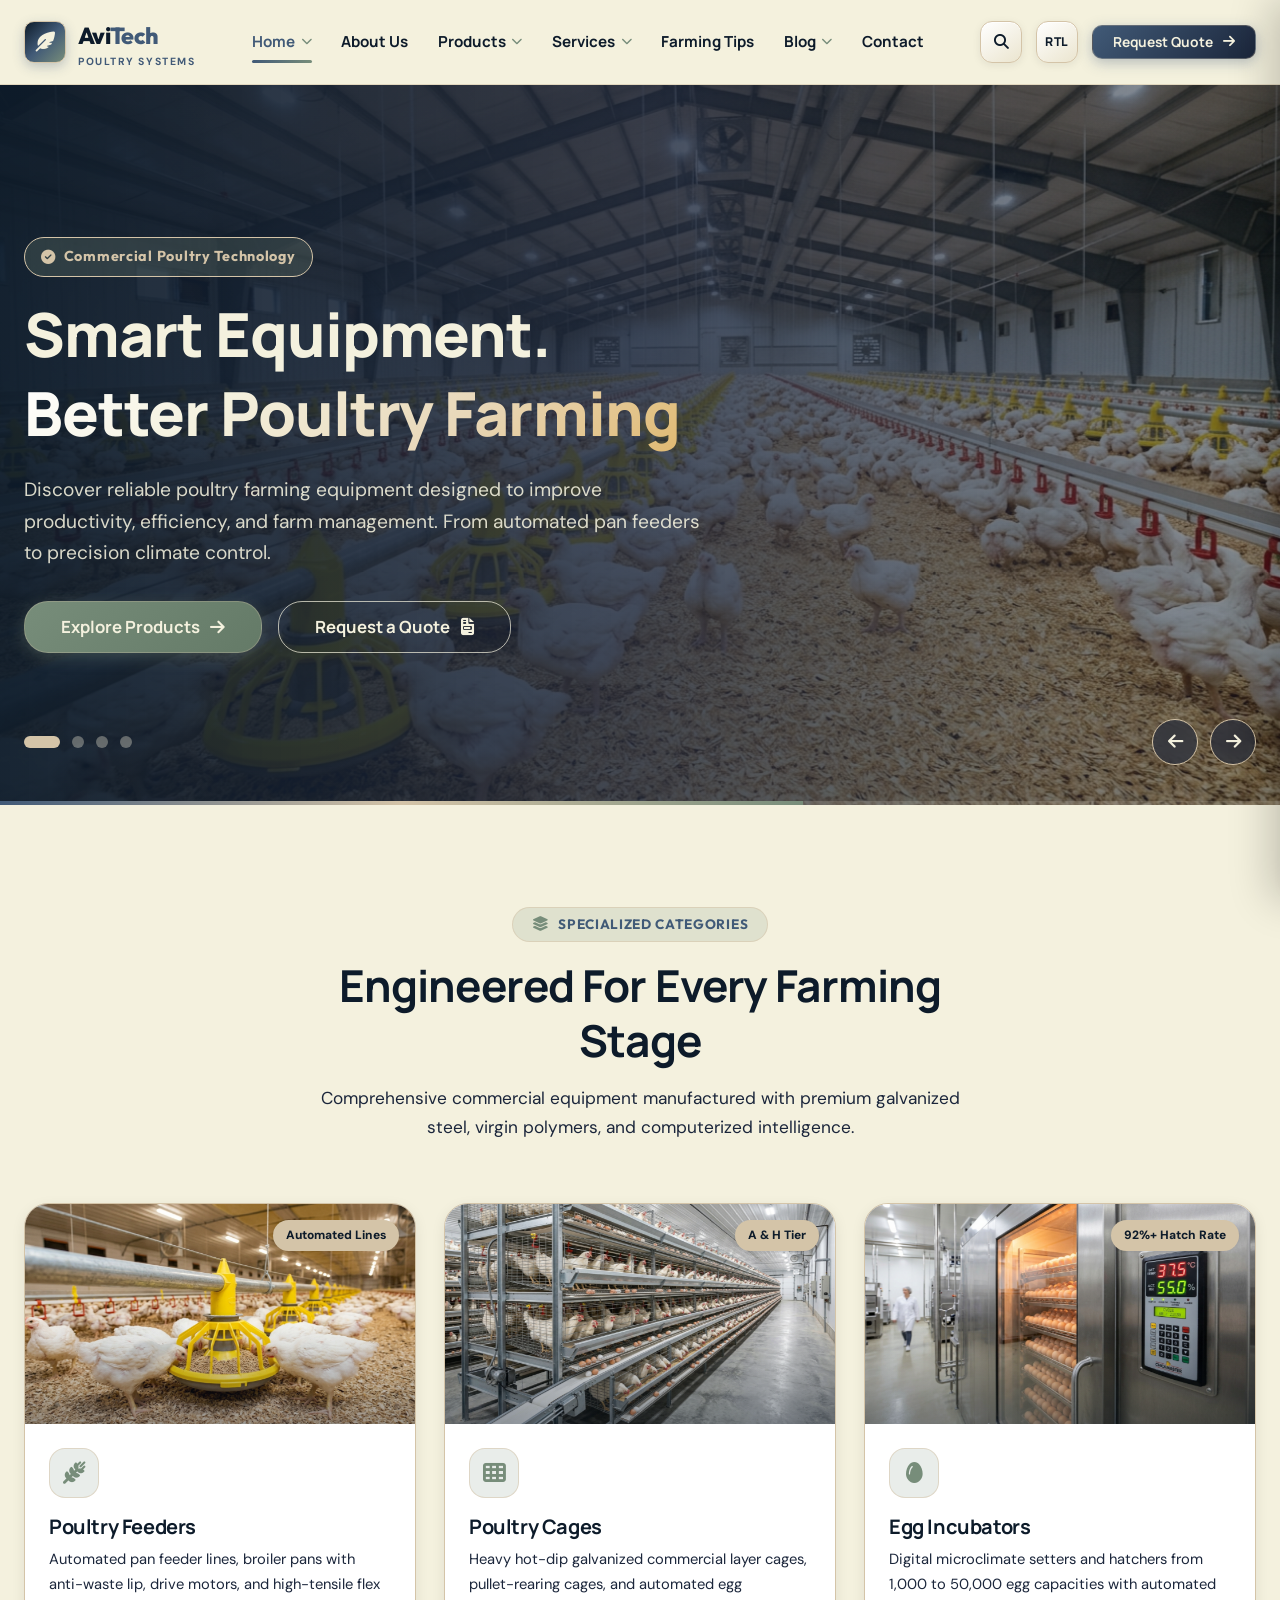
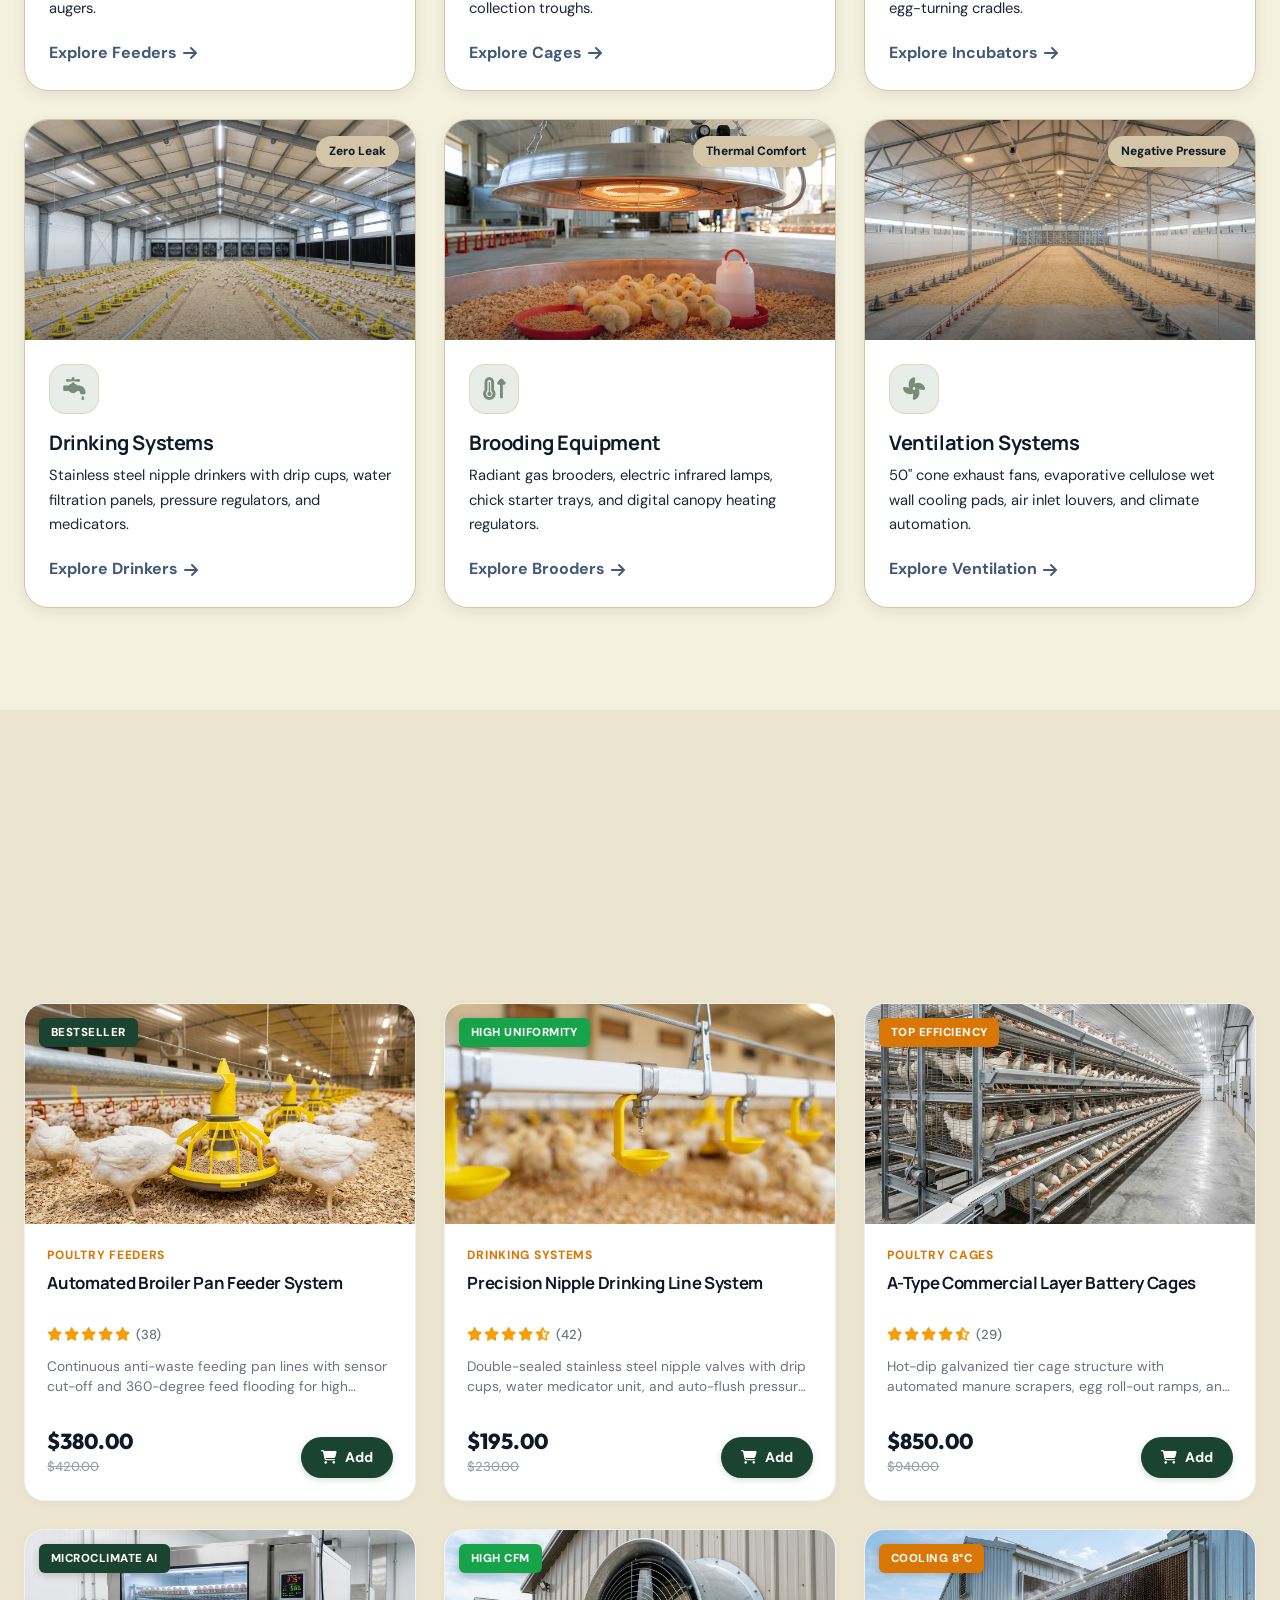
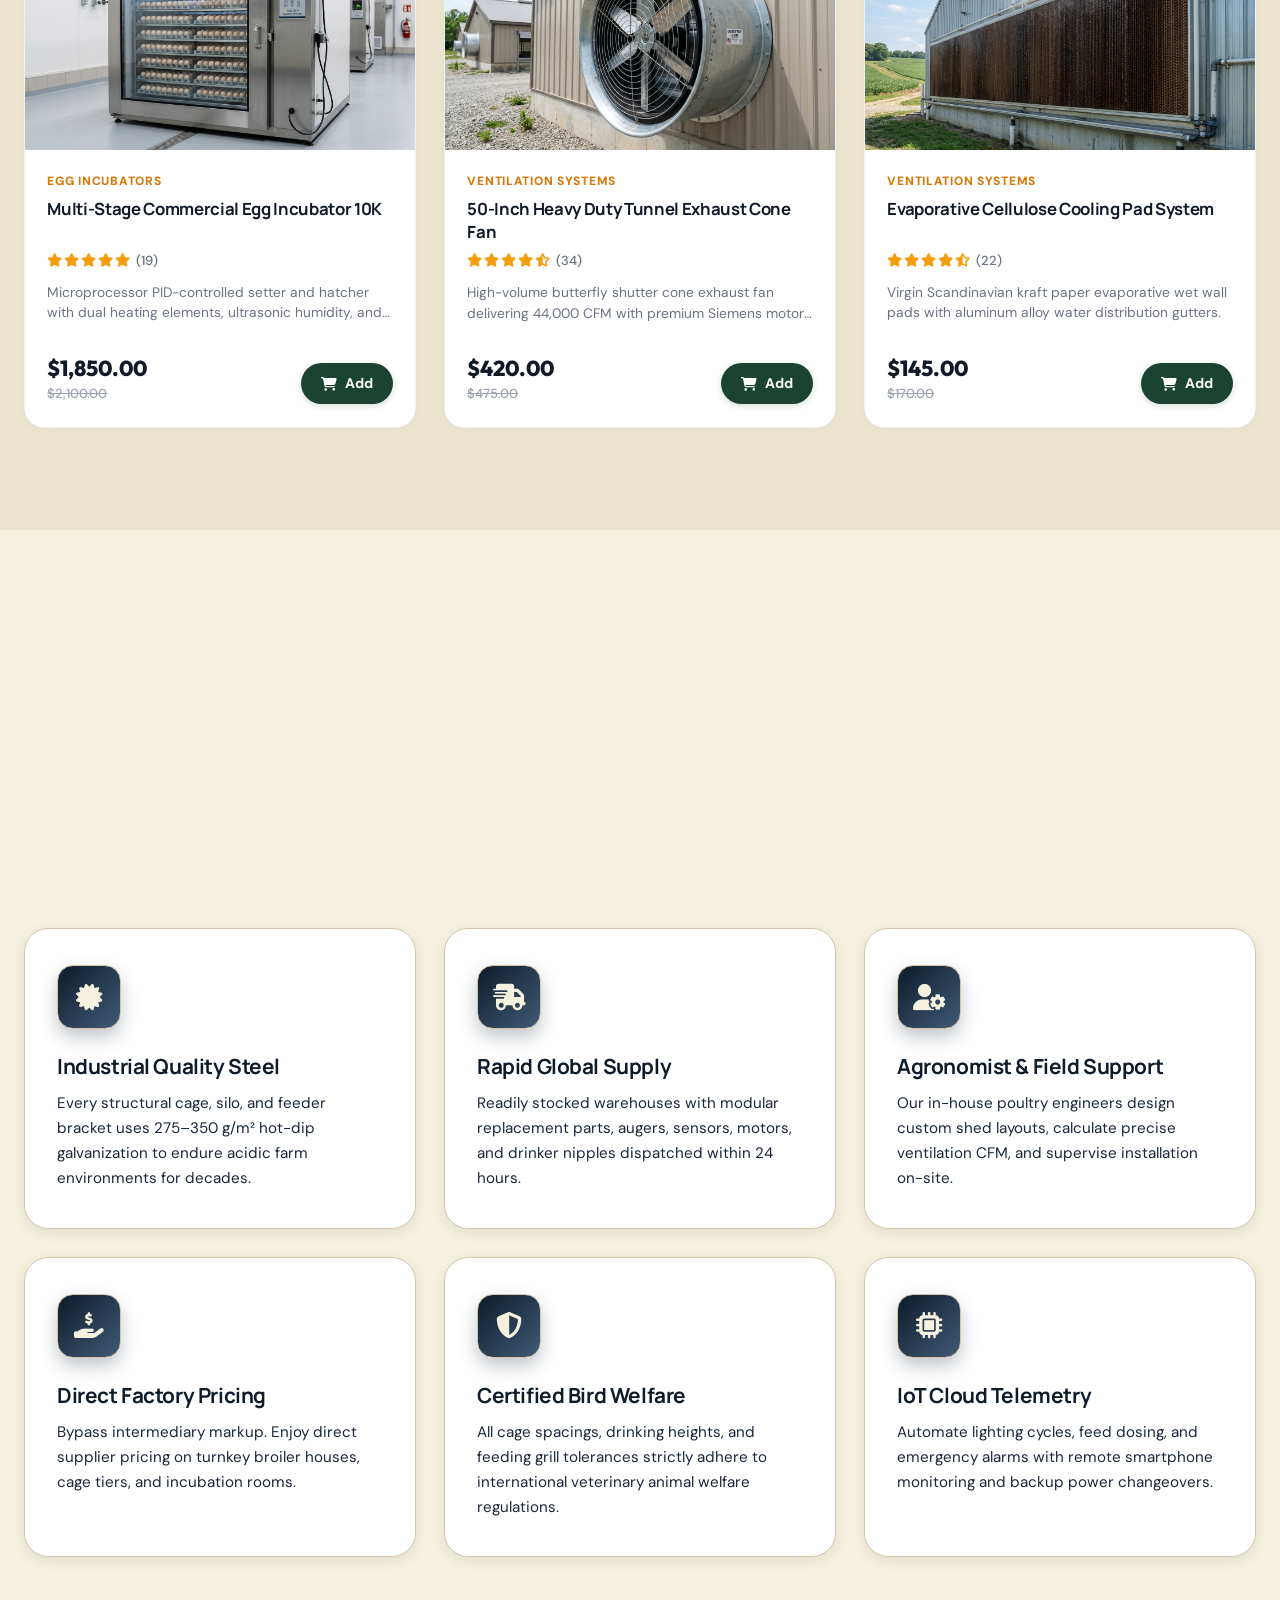
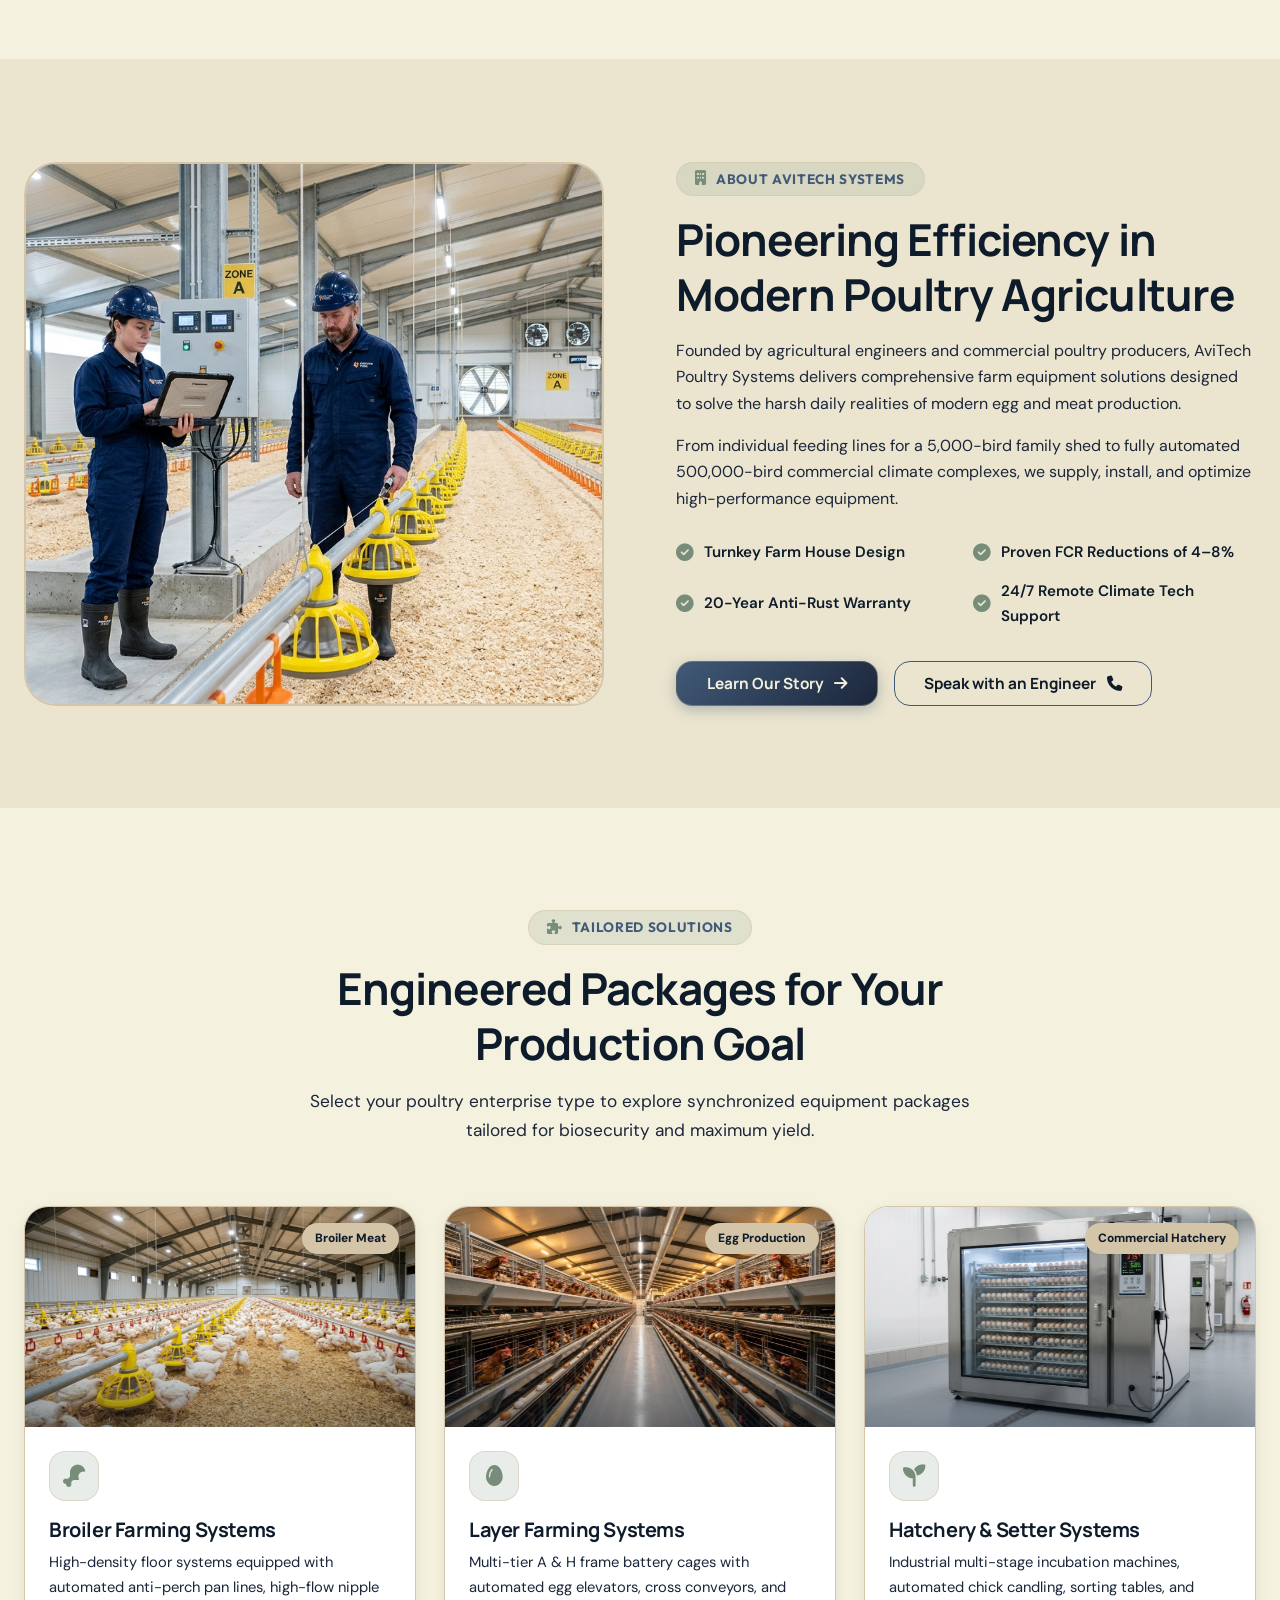
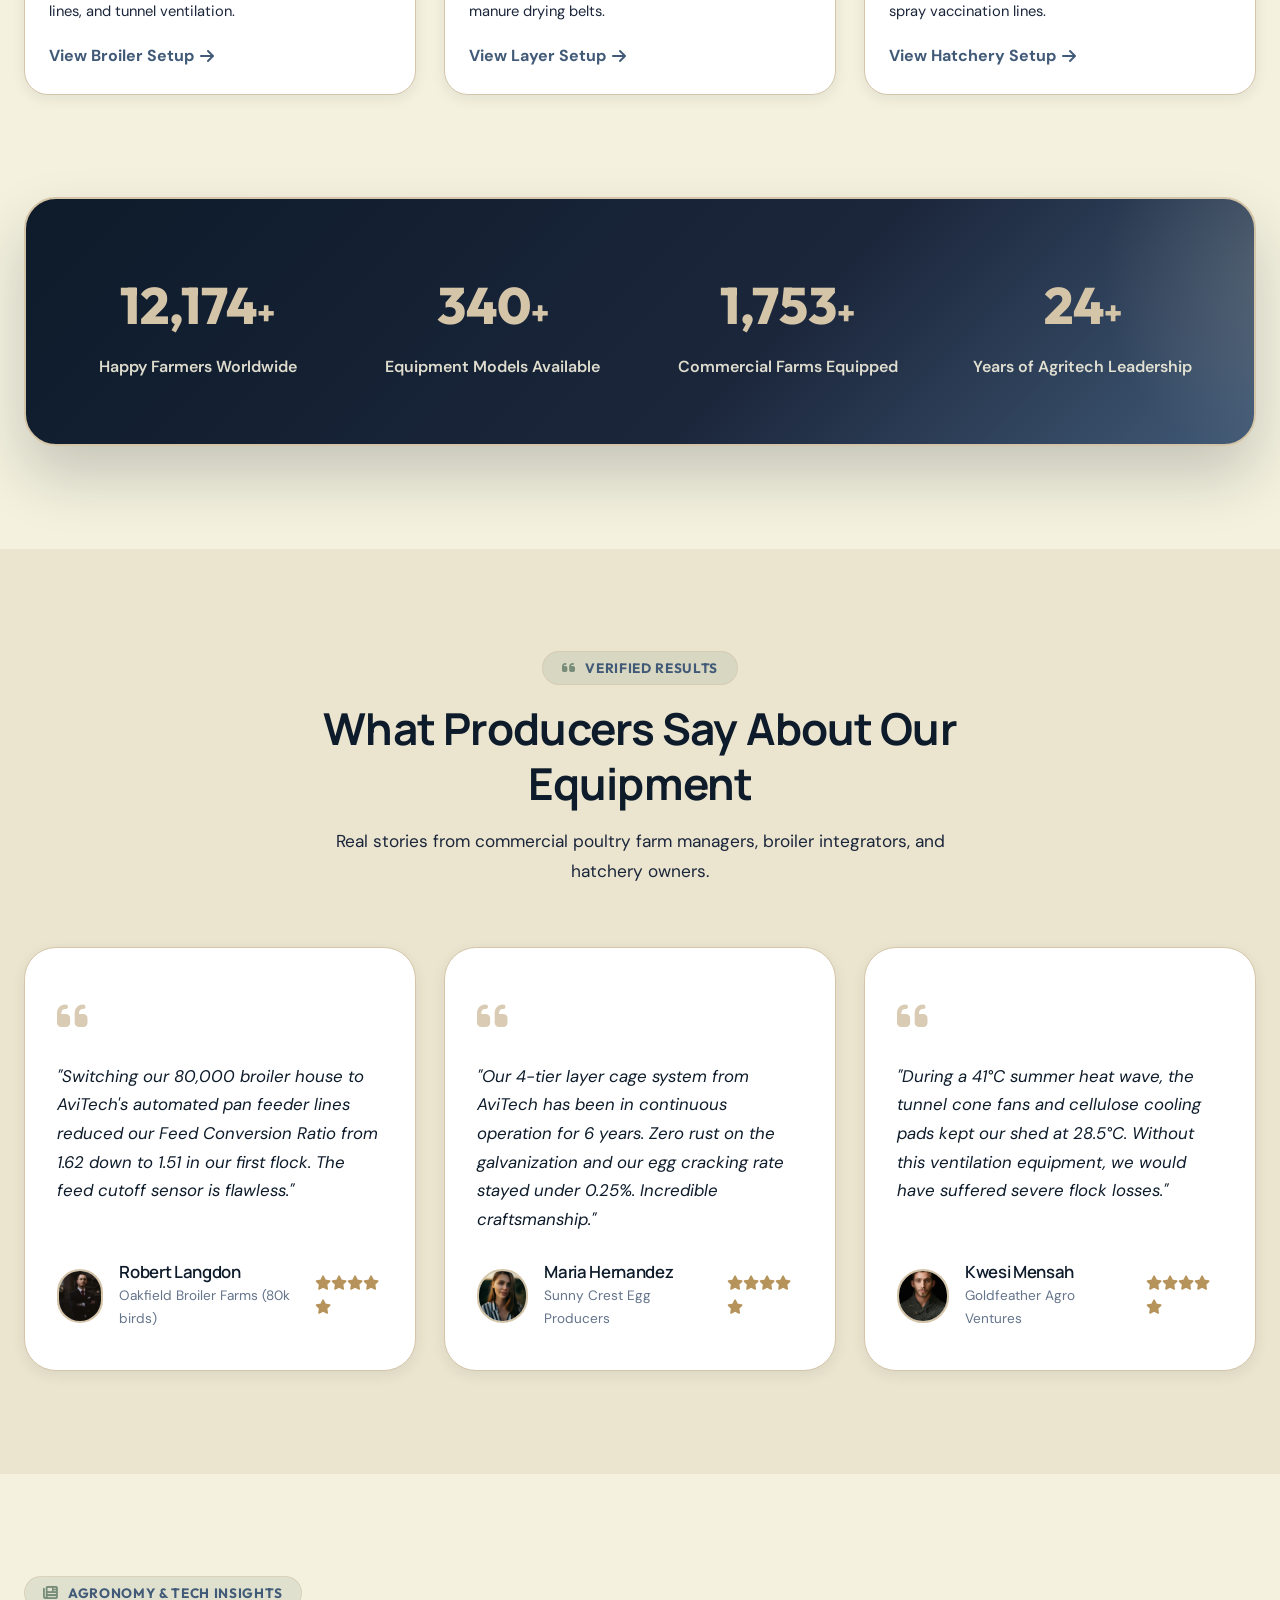
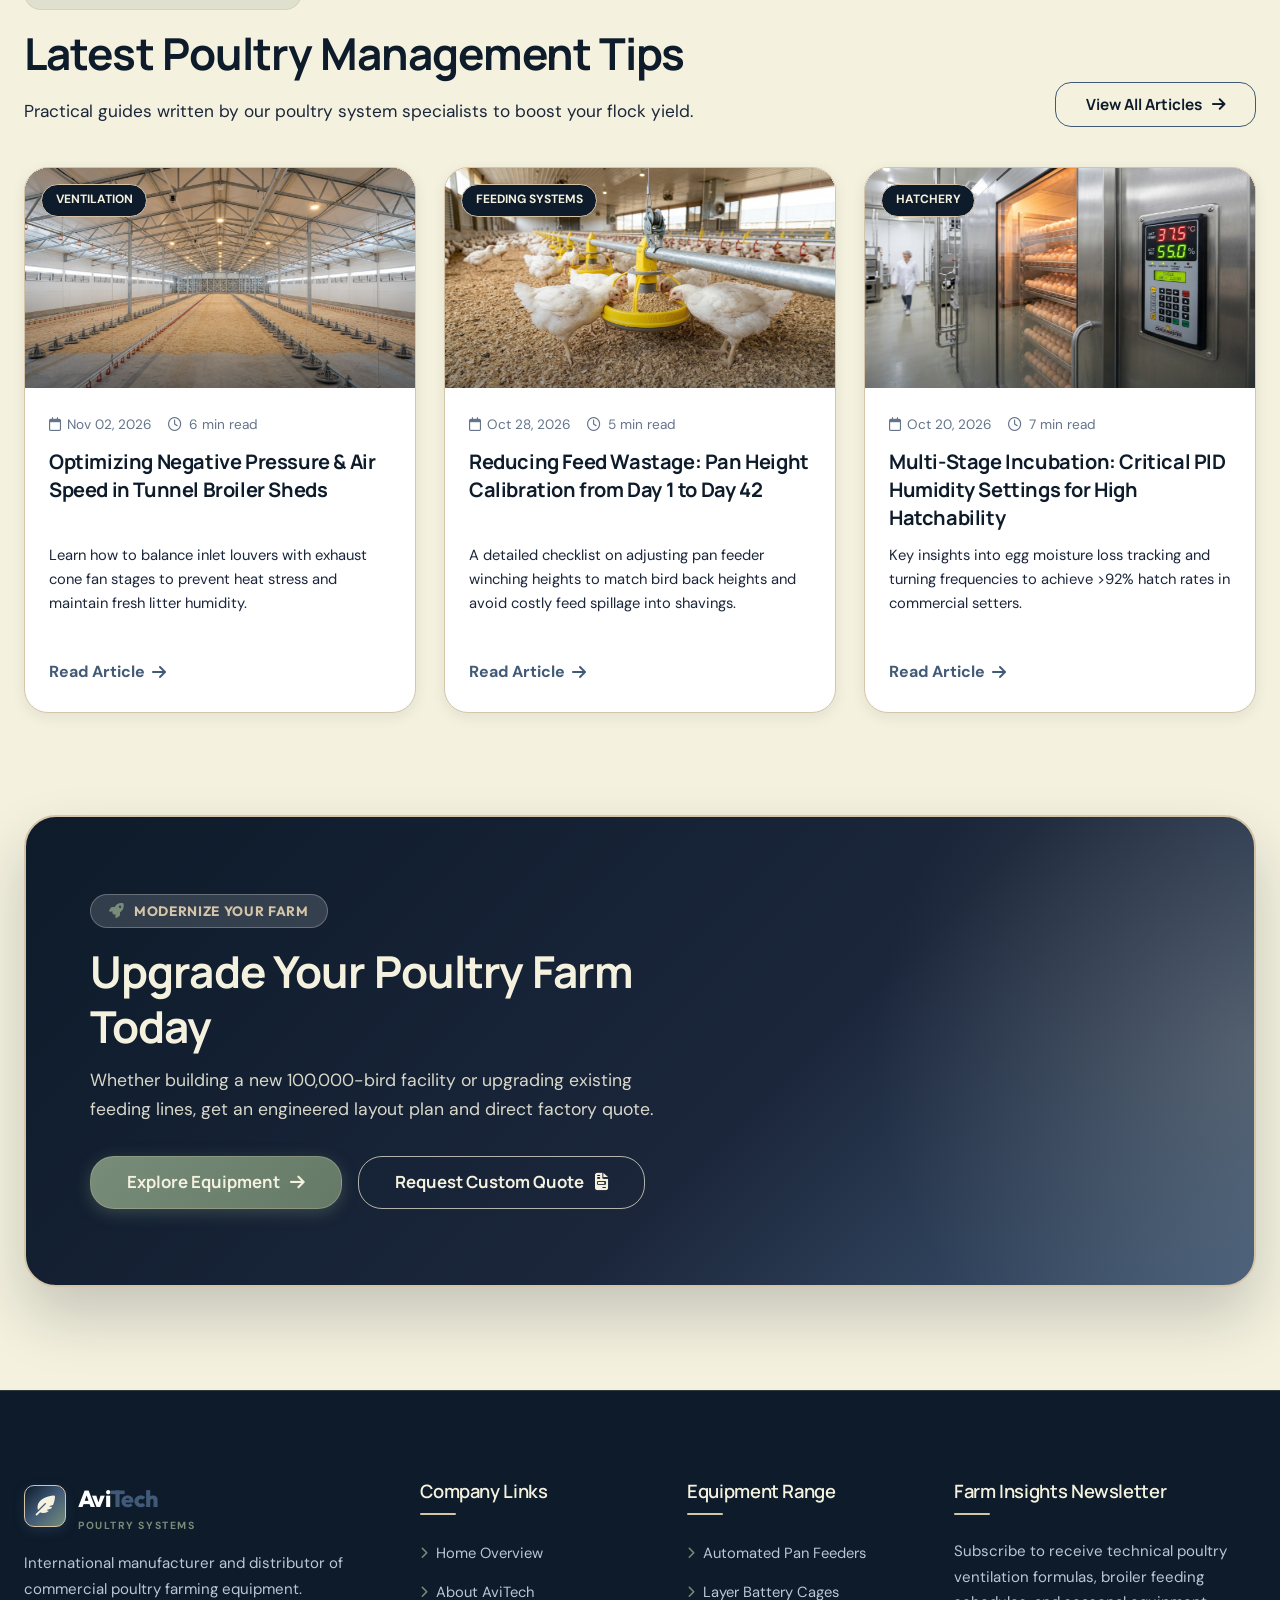
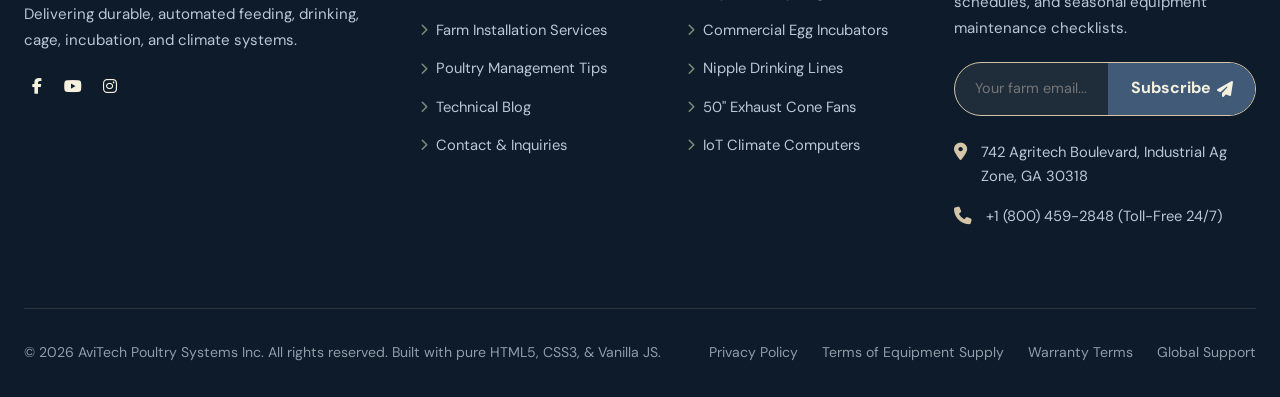
<file: index.html>
<!DOCTYPE html>
<html lang="en" data-theme="light" dir="ltr">
<head>
  <meta charset="UTF-8">
  <meta name="viewport" content="width=device-width, initial-scale=1.0">
  <title>AviTech Poultry Systems | Smart Equipment. Better Poultry Farming.</title>
  <meta name="description" content="Discover commercial-grade poultry farming equipment: automated pan feeders, nipple drinking lines, layer battery cages, egg incubators, and climate ventilation systems.">

  <!-- Open Graph -->
  <meta property="og:title" content="AviTech Poultry Systems | Smart Commercial Poultry Equipment">
  <meta property="og:description" content="High-yield automated poultry equipment engineered for broiler, layer, and hatchery operations worldwide.">
  <meta property="og:type" content="website">

  <!-- Favicon & App Icons -->
  <link rel="icon" type="image/svg+xml" href="assets/images/favicon.svg">
  <link rel="icon" type="image/png" sizes="32x32" href="assets/images/favicon-32x32.png">
  <link rel="icon" type="image/png" sizes="16x16" href="assets/images/favicon-16x16.png">
  <link rel="apple-touch-icon" sizes="180x180" href="assets/images/apple-touch-icon.png">
  <link rel="shortcut icon" href="favicon.ico">
  <link rel="manifest" href="site.webmanifest">
  <meta name="theme-color" content="#0D1B2A">

  <!-- Google Fonts -->
  <link rel="preconnect" href="https://fonts.googleapis.com">
  <link rel="preconnect" href="https://fonts.gstatic.com" crossorigin>
  <link href="https://fonts.googleapis.com/css2?family=DM+Sans:ital,opsz,wght@0,9..40,100..1000;1,9..40,100..1000&family=Manrope:wght@300..800&family=Outfit:wght@400..800&display=swap" rel="stylesheet">

  <!-- Font Awesome 6 Icons -->
  <link rel="stylesheet" href="https://cdnjs.cloudflare.com/ajax/libs/font-awesome/6.5.1/css/all.min.css">

  <!-- Core Stylesheets -->
  <link rel="stylesheet" href="assets/css/style.css">
  <link rel="stylesheet" href="assets/css/animations.css">
  <link rel="stylesheet" href="assets/css/responsive.css">
</head>
<body>

  <!-- ==================== MAIN HEADER / NAVBAR ==================== -->
  <header class="site-header">
    <div class="container navbar-inner">
      <!-- Brand Logo -->
      <a href="index.html" class="site-logo">
        <div class="logo-badge"><i class="fa-solid fa-feather-pointed"></i></div>
        <div class="logo-text">Avi<span>Tech</span>
          <span class="logo-subtitle">Poultry Systems</span>
        </div>
      </a>

      <!-- Desktop Navigation Menu -->
      <nav class="nav-menu" aria-label="Primary Navigation">
        <div class="nav-item">
          <a href="index.html" class="nav-link active">Home <i class="fa-solid fa-chevron-down"></i></a>
          <div class="dropdown-menu">
            <a href="index.html" class="dropdown-link"><i class="fa-solid fa-house-chimney"></i> Modern Ag Landing</a>
            <a href="index-2.html" class="dropdown-link"><i class="fa-solid fa-industry"></i> Equipment Specialized</a>
          </div>
        </div>
        <div class="nav-item">
          <a href="about.html" class="nav-link">About Us</a>
        </div>
        <div class="nav-item">
          <a href="products.html" class="nav-link">Products <i class="fa-solid fa-chevron-down"></i></a>
          <div class="dropdown-menu">
            <a href="products.html" class="dropdown-link"><i class="fa-solid fa-boxes-stacked"></i> All Equipment Catalog</a>
            <a href="product-details.html?id=pan-feeder-pro" class="dropdown-link"><i class="fa-solid fa-wheat-awn"></i> Feeder Line System</a>
            <a href="product-details.html?id=layer-battery-cage" class="dropdown-link"><i class="fa-solid fa-table-cells"></i> Layer Battery Cages</a>
            <a href="product-details.html?id=industrial-egg-incubator" class="dropdown-link"><i class="fa-solid fa-egg"></i> Egg Incubators</a>
            <a href="product-details.html?id=tunnel-ventilation-fan" class="dropdown-link"><i class="fa-solid fa-fan"></i> Ventilation Fans</a>
          </div>
        </div>
        <div class="nav-item">
          <a href="services.html" class="nav-link">Services <i class="fa-solid fa-chevron-down"></i></a>
          <div class="dropdown-menu">
            <a href="services.html" class="dropdown-link"><i class="fa-solid fa-screwdriver-wrench"></i> All Farm Services</a>
            <a href="service-details.html" class="dropdown-link"><i class="fa-solid fa-hammer"></i> Turnkey Installation</a>
          </div>
        </div>
        <div class="nav-item">
          <a href="farming-tips.html" class="nav-link">Farming Tips</a>
        </div>
        <div class="nav-item">
          <a href="blog.html" class="nav-link">Blog <i class="fa-solid fa-chevron-down"></i></a>
          <div class="dropdown-menu">
            <a href="blog.html" class="dropdown-link"><i class="fa-solid fa-newspaper"></i> Articles & Guides</a>
            <a href="blog-details.html?article=tunnel-ventilation" class="dropdown-link"><i class="fa-solid fa-book-open"></i> Featured Article</a>
          </div>
        </div>
        <div class="nav-item">
          <a href="contact.html" class="nav-link">Contact</a>
        </div>
      </nav>

      <!-- Header Action Controls -->
      <div class="header-actions">
        <button type="button" class="control-btn header-search-open-btn" aria-label="Search Catalog" title="Search Equipment">
          <i class="fa-solid fa-magnifying-glass"></i>
        </button>
        <button type="button" class="control-btn rtl-toggle-btn" aria-label="Toggle RTL/LTR Direction" title="Toggle RTL/LTR Direction">
          RTL
        </button>
        <button type="button" class="btn btn-sm btn-primary" data-open-quote>
          <span>Request Quote</span> <i class="fa-solid fa-arrow-right"></i>
        </button>
        <button type="button" class="hamburger-btn" aria-label="Toggle Navigation Drawer">
          <span class="hamburger-line"></span>
          <span class="hamburger-line"></span>
          <span class="hamburger-line"></span>
        </button>
      </div>
    </div>
  </header>

  <!-- ==================== MOBILE NAVIGATION DRAWER ==================== -->
  <div class="drawer-overlay"></div>
  <aside class="mobile-drawer" aria-label="Mobile Navigation Drawer">
    <div class="drawer-header">
      <a href="index.html" class="site-logo">
        <div class="logo-badge"><i class="fa-solid fa-feather-pointed"></i></div>
        <div class="logo-text">Avi<span>Tech</span></div>
      </a>
      <button type="button" class="control-btn drawer-close-btn" aria-label="Close Drawer">
        <i class="fa-solid fa-xmark"></i>
      </button>
    </div>
        <div class="mobile-nav-menu">
      <div>
        <a href="index.html" class="mobile-nav-link active mobile-dropdown-toggle">
          <span>Home</span> <i class="fa-solid fa-chevron-down mobile-chevron"></i>
        </a>
        <div class="mobile-submenu">
          <a href="index.html" class="mobile-submenu-link active"><i class="fa-solid fa-house-chimney"></i> Modern Ag Landing</a>
          <a href="index-2.html" class="mobile-submenu-link"><i class="fa-solid fa-industry"></i> Equipment Specialized</a>
        </div>
      </div>
      <a href="about.html" class="mobile-nav-link">About Us</a>
      <div>
        <a href="products.html" class="mobile-nav-link mobile-dropdown-toggle">
          <span>Products</span> <i class="fa-solid fa-chevron-down mobile-chevron"></i>
        </a>
        <div class="mobile-submenu">
          <a href="products.html" class="mobile-submenu-link"><i class="fa-solid fa-boxes-stacked"></i> All Equipment</a>
          <a href="product-details.html?id=pan-feeder-pro" class="mobile-submenu-link"><i class="fa-solid fa-wheat-awn"></i> Feeder Line System</a>
          <a href="product-details.html?id=layer-battery-cage" class="mobile-submenu-link"><i class="fa-solid fa-table-cells"></i> Layer Battery Cages</a>
          <a href="product-details.html?id=industrial-egg-incubator" class="mobile-submenu-link"><i class="fa-solid fa-egg"></i> Egg Incubators</a>
        </div>
      </div>
      <div>
        <a href="services.html" class="mobile-nav-link mobile-dropdown-toggle">
          <span>Services</span> <i class="fa-solid fa-chevron-down mobile-chevron"></i>
        </a>
        <div class="mobile-submenu">
          <a href="services.html" class="mobile-submenu-link"><i class="fa-solid fa-screwdriver-wrench"></i> All Farm Services</a>
          <a href="service-details.html" class="mobile-submenu-link"><i class="fa-solid fa-hammer"></i> Turnkey Installation</a>
        </div>
      </div>
      <a href="farming-tips.html" class="mobile-nav-link">Farming Tips</a>
      <a href="blog.html" class="mobile-nav-link">Blog & News</a>
      <a href="contact.html" class="mobile-nav-link">Contact Us</a>
    </div>
    <div style="margin-top: auto; display: flex; flex-direction: column; gap: 0.75rem;">
      <a href="contact.html#quote-section" class="btn btn-secondary w-100 mobile-drawer-quote-btn">
        <i class="fa-solid fa-calculator"></i> Request a Quote
      </a>
      <div style="display: flex; justify-content: space-around; padding-top: 1rem; border-top: 1px solid var(--border-light);">
        <button type="button" class="btn-text theme-toggle-btn"><i class="fa-solid fa-sun"></i> Light Mode</button>
        <button type="button" class="btn-text rtl-toggle-btn"><i class="fa-solid fa-globe"></i> RTL</button>
      </div>
    </div>
  </aside>

  <!-- ==================== HEADER SEARCH MODAL ==================== -->
  <div id="header-search-modal" class="modal-overlay">
    <div class="modal-content" style="max-width: 600px;">
      <button type="button" class="modal-close-btn" aria-label="Close search"><i class="fa-solid fa-xmark"></i></button>
      <h3 style="margin-bottom: 1rem;">Search Equipment Catalog</h3>
      <form action="products.html" method="GET">
        <div class="search-input-wrap" style="width: 100%;">
          <i class="fa-solid fa-magnifying-glass"></i>
          <input type="text" name="q" class="search-input header-search-modal-input" placeholder="Search feeders, cages, incubators, ventilation..." autofocus>
        </div>
        <div style="display: flex; justify-content: flex-end; margin-top: 1rem; gap: 0.75rem;">
          <button type="submit" class="btn btn-primary btn-sm">Search Catalog</button>
        </div>
      </form>
    </div>
  </div>

  <!-- ==================== HERO SECTION SLIDER ==================== -->
  <section class="hero-slider-section" aria-label="Hero Showcase">
    <div class="hero-slider-track">
      <!-- Slide 1 -->
      <div class="hero-slide active">
        <img src="assets/images/hero/hero-slide-1.jpg" alt="Automated Broiler Feeding System Inside Modern Farm" class="hero-slide-bg">
        <div class="hero-slide-overlay"></div>
        <div class="container hero-slide-container">
          <div class="hero-slide-content">
            <span class="hero-tag"><i class="fa-solid fa-circle-check"></i> Commercial Poultry Technology</span>
            <h1 class="hero-title">Smart Equipment. <br><span class="text-gradient">Better Poultry Farming</span></h1>
            <p class="hero-description">
              Discover reliable poultry farming equipment designed to improve productivity, efficiency, and farm management. From automated pan feeders to precision climate control.
            </p>
            <div class="hero-buttons">
              <a href="products.html" class="btn btn-secondary btn-lg">
                Explore Products <i class="fa-solid fa-arrow-right"></i>
              </a>
              <button type="button" class="btn btn-outline-white btn-lg" data-open-quote>
                Request a Quote <i class="fa-solid fa-file-invoice"></i>
              </button>
            </div>
          </div>
        </div>
      </div>

      <!-- Slide 2 -->
      <div class="hero-slide">
        <img src="assets/images/hero/hero-slide-2.jpg" alt="Commercial Layer Battery Cage Housing System" class="hero-slide-bg">
        <div class="hero-slide-overlay"></div>
        <div class="container hero-slide-container">
          <div class="hero-slide-content">
            <span class="hero-tag"><i class="fa-solid fa-shield-halved"></i> 20-Year Galvanized Durability</span>
            <h1 class="hero-title">Automated Layer <br><span class="text-gradient">Cage Housing Systems</span></h1>
            <p class="hero-description">
              Engineered for maximum egg production and bird welfare. Automated manure removal belts, low-crack egg collection conveyors, and zero-leak nipple drinking lines.
            </p>
            <div class="hero-buttons">
              <a href="product-details.html?id=layer-battery-cage" class="btn btn-secondary btn-lg">
                View Cage Systems <i class="fa-solid fa-arrow-right"></i>
              </a>
              <a href="services.html" class="btn btn-outline-white btn-lg">
                Turnkey Setup <i class="fa-solid fa-tools"></i>
              </a>
            </div>
          </div>
        </div>
      </div>

      <!-- Slide 3 -->
      <div class="hero-slide">
        <img src="assets/images/hero/hero-slide-3.jpg" alt="Galvanized Bulk Feed Storage Silos and Conveyors" class="hero-slide-bg">
        <div class="hero-slide-overlay"></div>
        <div class="container hero-slide-container">
          <div class="hero-slide-content">
            <span class="hero-tag"><i class="fa-solid fa-wheat-awn"></i> Bulk Storage & Conveying</span>
            <h1 class="hero-title">High-Capacity Silos & <br><span class="text-gradient">Flex-Auger Feed Lines</span></h1>
            <p class="hero-description">
              Protect your feed investment against moisture and vermin. Continuous automated auger delivery directly into house hoppers with digital weight telemetry.
            </p>
            <div class="hero-buttons">
              <a href="products.html?filter=feeders" class="btn btn-secondary btn-lg">
                Explore Feed Silos <i class="fa-solid fa-arrow-right"></i>
              </a>
              <button type="button" class="btn btn-outline-white btn-lg" data-open-quote>
                Get Farm Pricing <i class="fa-solid fa-calculator"></i>
              </button>
            </div>
          </div>
        </div>
      </div>

      <!-- Slide 4 -->
      <div class="hero-slide">
        <img src="assets/images/hero/hero-slide-4.jpg" alt="Commercial Poultry Tunnel Ventilation Fans and Evaporative Cooling System" class="hero-slide-bg">
        <div class="hero-slide-overlay"></div>
        <div class="container hero-slide-container">
          <div class="hero-slide-content">
            <span class="hero-tag"><i class="fa-solid fa-fan"></i> Precision Microclimate</span>
            <h1 class="hero-title">Tunnel Ventilation & <br><span class="text-gradient">Evaporative Cooling</span></h1>
            <p class="hero-description">
              Maintain optimal temperature and air exchange during severe heat waves. Heavy-duty 50-inch exhaust cone fans and Scandinavian cellulose cooling pads.
            </p>
            <div class="hero-buttons">
              <a href="products.html?filter=ventilation" class="btn btn-secondary btn-lg">
                Ventilation Solutions <i class="fa-solid fa-arrow-right"></i>
              </a>
              <a href="farming-tips.html" class="btn btn-outline-white btn-lg">
                Ventilation Guides <i class="fa-solid fa-book"></i>
              </a>
            </div>
          </div>
        </div>
      </div>
    </div>

    <!-- Hero Controls -->
    <div class="hero-controls">
      <div class="container hero-controls-inner">
        <div class="hero-indicators">
          <span class="indicator-dot active" data-slide="0" aria-label="Slide 1"></span>
          <span class="indicator-dot" data-slide="1" aria-label="Slide 2"></span>
          <span class="indicator-dot" data-slide="2" aria-label="Slide 3"></span>
          <span class="indicator-dot" data-slide="3" aria-label="Slide 4"></span>
        </div>
        <div class="slider-arrows">
          <button type="button" class="slider-arrow-btn slider-prev" aria-label="Previous Slide">
            <i class="fa-solid fa-arrow-left"></i>
          </button>
          <button type="button" class="slider-arrow-btn slider-next" aria-label="Next Slide">
            <i class="fa-solid fa-arrow-right"></i>
          </button>
        </div>
      </div>
    </div>

    <!-- Slide Timer Progress Bar -->
    <div class="hero-progress-bar">
      <div class="hero-progress-fill"></div>
    </div>
  </section>

  <!-- ==================== FEATURED CATEGORIES ==================== -->
  <section class="section">
    <div class="container">
      <div class="section-header text-center reveal-up">
        <span class="section-tag"><i class="fa-solid fa-layer-group"></i> Specialized Categories</span>
        <h2 class="section-title">Engineered For Every Farming Stage</h2>
        <p class="section-desc">Comprehensive commercial equipment manufactured with premium galvanized steel, virgin polymers, and computerized intelligence.</p>
      </div>

      <div class="grid grid-3 reveal-stagger">
        <!-- Cat 1: Feeders -->
        <div class="category-card hover-float">
          <div class="category-card-img-wrap">
            <img src="assets/images/products/pan-feeder.jpg" alt="Automated Broiler Pan Feeder Lines" class="category-card-img" loading="lazy">
            <span class="category-card-badge">Automated Lines</span>
          </div>
          <div class="category-card-body">
            <div class="category-icon"><i class="fa-solid fa-wheat-awn"></i></div>
            <h3 class="category-title">Poultry Feeders</h3>
            <p class="category-desc">Automated pan feeder lines, broiler pans with anti-waste lip, drive motors, and high-tensile flex augers.</p>
            <a href="products.html?filter=feeders" class="btn-text">Explore Feeders <i class="fa-solid fa-arrow-right"></i></a>
          </div>
        </div>

        <!-- Cat 2: Cages -->
        <div class="category-card hover-float">
          <div class="category-card-img-wrap">
            <img src="assets/images/products/battery-cages.jpg" alt="Multi-Tier Galvanized Layer Battery Cages" class="category-card-img" loading="lazy">
            <span class="category-card-badge">A & H Tier</span>
          </div>
          <div class="category-card-body">
            <div class="category-icon"><i class="fa-solid fa-table-cells"></i></div>
            <h3 class="category-title">Poultry Cages</h3>
            <p class="category-desc">Heavy hot-dip galvanized commercial layer cages, pullet-rearing cages, and automated egg collection troughs.</p>
            <a href="products.html?filter=cages" class="btn-text">Explore Cages <i class="fa-solid fa-arrow-right"></i></a>
          </div>
        </div>

        <!-- Cat 3: Incubators -->
        <div class="category-card hover-float">
          <div class="category-card-img-wrap">
            <img src="assets/images/products/cat-egg-incubator.jpg" alt="Industrial Multi-Stage Egg Incubator Setter" class="category-card-img" loading="lazy">
            <span class="category-card-badge">92%+ Hatch Rate</span>
          </div>
          <div class="category-card-body">
            <div class="category-icon"><i class="fa-solid fa-egg"></i></div>
            <h3 class="category-title">Egg Incubators</h3>
            <p class="category-desc">Digital microclimate setters and hatchers from 1,000 to 50,000 egg capacities with automated egg-turning cradles.</p>
            <a href="products.html?filter=incubators" class="btn-text">Explore Incubators <i class="fa-solid fa-arrow-right"></i></a>
          </div>
        </div>

        <!-- Cat 4: Drinking Systems -->
        <div class="category-card hover-float">
          <div class="category-card-img-wrap">
            <img src="assets/images/products/cat-drinking-system.jpg" alt="Stainless Steel Nipple Drinking System with Drip Cups" class="category-card-img" loading="lazy">
            <span class="category-card-badge">Zero Leak</span>
          </div>
          <div class="category-card-body">
            <div class="category-icon"><i class="fa-solid fa-faucet-drip"></i></div>
            <h3 class="category-title">Drinking Systems</h3>
            <p class="category-desc">Stainless steel nipple drinkers with drip cups, water filtration panels, pressure regulators, and medicators.</p>
            <a href="products.html?filter=drinking" class="btn-text">Explore Drinkers <i class="fa-solid fa-arrow-right"></i></a>
          </div>
        </div>

        <!-- Cat 5: Brooding Equipment -->
        <div class="category-card hover-float">
          <div class="category-card-img-wrap">
            <img src="assets/images/products/gas-brooder.jpg" alt="Radiant Infrared Canopy Gas Brooder" class="category-card-img" loading="lazy">
            <span class="category-card-badge">Thermal Comfort</span>
          </div>
          <div class="category-card-body">
            <div class="category-icon"><i class="fa-solid fa-temperature-arrow-up"></i></div>
            <h3 class="category-title">Brooding Equipment</h3>
            <p class="category-desc">Radiant gas brooders, electric infrared lamps, chick starter trays, and digital canopy heating regulators.</p>
            <a href="products.html?filter=brooding" class="btn-text">Explore Brooders <i class="fa-solid fa-arrow-right"></i></a>
          </div>
        </div>

        <!-- Cat 6: Ventilation Equipment -->
        <div class="category-card hover-float">
          <div class="category-card-img-wrap">
            <img src="assets/images/products/cat-ventilation-system.jpg" alt="50-Inch Industrial Tunnel Ventilation Cone Fan" class="category-card-img" loading="lazy">
            <span class="category-card-badge">Negative Pressure</span>
          </div>
          <div class="category-card-body">
            <div class="category-icon"><i class="fa-solid fa-fan"></i></div>
            <h3 class="category-title">Ventilation Systems</h3>
            <p class="category-desc">50" cone exhaust fans, evaporative cellulose wet wall cooling pads, air inlet louvers, and climate automation.</p>
            <a href="products.html?filter=ventilation" class="btn-text">Explore Ventilation <i class="fa-solid fa-arrow-right"></i></a>
          </div>
        </div>
      </div>
    </div>
  </section>

  <!-- ==================== FEATURED PRODUCTS ==================== -->
  <section class="section section-bg-alt">
    <div class="container">
      <div class="flex-between flex-wrap gap-2" style="margin-bottom: 2.5rem;">
        <div class="reveal-left">
          <span class="section-tag"><i class="fa-solid fa-star"></i> High-Demand Equipment</span>
          <h2 class="section-title">Featured Poultry Farm Equipment</h2>
          <p class="section-desc">Reliable commercial models currently running across over 1,800 active poultry operations.</p>
        </div>
        <div class="reveal-right" style="align-self: flex-end;">
          <a href="products.html" class="btn btn-outline">
            View Complete Catalog <i class="fa-solid fa-arrow-right"></i>
          </a>
        </div>
      </div>

      <!-- Injected dynamically by products.js -->
      <div id="featured-products-grid" class="grid grid-3"></div>
    </div>
  </section>

  <!-- ==================== WHY CHOOSE US ==================== -->
  <section class="section">
    <div class="container">
      <div class="section-header text-center reveal-up">
        <span class="section-tag"><i class="fa-solid fa-award"></i> The AviTech Advantage</span>
        <h2 class="section-title">Why Commercial Farmers Trust Our Systems</h2>
        <p class="section-desc">We build durable, field-tested poultry farming technology focused on lower feed wastage, reduced bird mortality, and lower energy costs.</p>
      </div>

      <div class="grid grid-3 reveal-stagger">
        <div class="feature-card">
          <div class="feature-icon-box"><i class="fa-solid fa-certificate"></i></div>
          <h3>Industrial Quality Steel</h3>
          <p>Every structural cage, silo, and feeder bracket uses 275–350 g/m² hot-dip galvanization to endure acidic farm environments for decades.</p>
        </div>

        <div class="feature-card">
          <div class="feature-icon-box"><i class="fa-solid fa-truck-fast"></i></div>
          <h3>Rapid Global Supply</h3>
          <p>Readily stocked warehouses with modular replacement parts, augers, sensors, motors, and drinker nipples dispatched within 24 hours.</p>
        </div>

        <div class="feature-card">
          <div class="feature-icon-box"><i class="fa-solid fa-user-gear"></i></div>
          <h3>Agronomist & Field Support</h3>
          <p>Our in-house poultry engineers design custom shed layouts, calculate precise ventilation CFM, and supervise installation on-site.</p>
        </div>

        <div class="feature-card">
          <div class="feature-icon-box"><i class="fa-solid fa-hand-holding-dollar"></i></div>
          <h3>Direct Factory Pricing</h3>
          <p>Bypass intermediary markup. Enjoy direct supplier pricing on turnkey broiler houses, cage tiers, and incubation rooms.</p>
        </div>

        <div class="feature-card">
          <div class="feature-icon-box"><i class="fa-solid fa-shield-halved"></i></div>
          <h3>Certified Bird Welfare</h3>
          <p>All cage spacings, drinking heights, and feeding grill tolerances strictly adhere to international veterinary animal welfare regulations.</p>
        </div>

        <div class="feature-card">
          <div class="feature-icon-box"><i class="fa-solid fa-microchip"></i></div>
          <h3>IoT Cloud Telemetry</h3>
          <p>Automate lighting cycles, feed dosing, and emergency alarms with remote smartphone monitoring and backup power changeovers.</p>
        </div>
      </div>
    </div>
  </section>

  <!-- ==================== ABOUT PREVIEW (SPLIT LAYOUT) ==================== -->
  <section class="section section-bg-alt">
    <div class="container">
      <div class="split-layout" style="align-items: stretch;">
        <div class="split-image-wrap reveal-left" style="height: 100%; display: flex;">
          <img src="assets/images/poultry/farm-setup.jpg"
            alt="AviTech Agricultural Engineers Inspecting Modern Automated Poultry Facility"
            class="split-main-img hover-float"
            style="width: 100%; height: 100%; min-height: clamp(320px, 45vw, 520px); object-fit: cover; max-height: none;"
            loading="lazy">
        </div>

        <div class="split-content reveal-right">
          <span class="section-tag"><i class="fa-solid fa-building"></i> About AviTech Systems</span>
          <h2 class="section-title">Pioneering Efficiency in Modern Poultry Agriculture</h2>
          <p>
            Founded by agricultural engineers and commercial poultry producers, AviTech Poultry Systems delivers comprehensive farm equipment solutions designed to solve the harsh daily realities of modern egg and meat production.
          </p>
          <p style="margin-top: 1rem;">
            From individual feeding lines for a 5,000-bird family shed to fully automated 500,000-bird commercial climate complexes, we supply, install, and optimize high-performance equipment.
          </p>

          <div class="checklist">
            <div class="checklist-item"><i class="fa-solid fa-circle-check"></i> Turnkey Farm House Design</div>
            <div class="checklist-item"><i class="fa-solid fa-circle-check"></i> Proven FCR Reductions of 4–8%</div>
            <div class="checklist-item"><i class="fa-solid fa-circle-check"></i> 20-Year Anti-Rust Warranty</div>
            <div class="checklist-item"><i class="fa-solid fa-circle-check"></i> 24/7 Remote Climate Tech Support</div>
          </div>

          <div style="display: flex; gap: 1rem; align-items: center; flex-wrap: wrap; margin-top: 2rem;">
            <a href="about.html" class="btn btn-primary">
              Learn Our Story <i class="fa-solid fa-arrow-right"></i>
            </a>
            <a href="contact.html" class="btn btn-outline">
              Speak with an Engineer <i class="fa-solid fa-phone"></i>
            </a>
          </div>
        </div>
      </div>
    </div>
  </section>

  <!-- ==================== FARMING SOLUTIONS ==================== -->
  <section class="section">
    <div class="container">
      <div class="section-header text-center reveal-up">
        <span class="section-tag"><i class="fa-solid fa-puzzle-piece"></i> Tailored Solutions</span>
        <h2 class="section-title">Engineered Packages for Your Production Goal</h2>
        <p class="section-desc">Select your poultry enterprise type to explore synchronized equipment packages tailored for biosecurity and maximum yield.</p>
      </div>

      <div class="grid grid-3 reveal-stagger">
        <!-- Solution 1: Broiler -->
        <div class="category-card hover-float">
          <div class="category-card-img-wrap">
            <img src="assets/images/poultry/broiler-farm.jpg" alt="Commercial Broiler House Floor System with Automated Pan Feeders and Nipple Drinkers" class="category-card-img" loading="lazy">
            <span class="category-card-badge">Broiler Meat</span>
          </div>
          <div class="category-card-body">
            <div class="category-icon"><i class="fa-solid fa-drumstick-bite"></i></div>
            <h3 class="category-title">Broiler Farming Systems</h3>
            <p class="category-desc">High-density floor systems equipped with automated anti-perch pan lines, high-flow nipple lines, and tunnel ventilation.</p>
            <a href="services.html" class="btn-text">View Broiler Setup <i class="fa-solid fa-arrow-right"></i></a>
          </div>
        </div>

        <!-- Solution 2: Layer -->
        <div class="category-card hover-float">
          <div class="category-card-img-wrap">
            <img src="assets/images/poultry/layer-farm.jpg" alt="Commercial Layer Housing with Multi-Tier Battery Cages and Egg Collection Conveyors" class="category-card-img" loading="lazy">
            <span class="category-card-badge">Egg Production</span>
          </div>
          <div class="category-card-body">
            <div class="category-icon"><i class="fa-solid fa-egg"></i></div>
            <h3 class="category-title">Layer Farming Systems</h3>
            <p class="category-desc">Multi-tier A & H frame battery cages with automated egg elevators, cross conveyors, and manure drying belts.</p>
            <a href="services.html" class="btn-text">View Layer Setup <i class="fa-solid fa-arrow-right"></i></a>
          </div>
        </div>

        <!-- Solution 3: Hatchery -->
        <div class="category-card hover-float">
          <div class="category-card-img-wrap">
            <img src="assets/images/poultry/hatchery-room.jpg" alt="Industrial Multi-Stage Egg Incubator Setter in Commercial Hatchery" class="category-card-img" loading="lazy">
            <span class="category-card-badge">Commercial Hatchery</span>
          </div>
          <div class="category-card-body">
            <div class="category-icon"><i class="fa-solid fa-seedling"></i></div>
            <h3 class="category-title">Hatchery & Setter Systems</h3>
            <p class="category-desc">Industrial multi-stage incubation machines, automated chick candling, sorting tables, and spray vaccination lines.</p>
            <a href="services.html" class="btn-text">View Hatchery Setup <i class="fa-solid fa-arrow-right"></i></a>
          </div>
        </div>
      </div>
    </div>
  </section>

  <!-- ==================== ANIMATED STATISTICS SECTION ==================== -->
  <section class="section" style="padding-top: 0;">
    <div class="container">
      <div class="stats-banner reveal-up">
        <div class="stats-grid">
          <div class="stat-item">
            <div class="stat-number-wrap">
              <span class="stat-counter" data-target="12500">0</span>
              <span class="stat-suffix">+</span>
            </div>
            <div class="stat-label">Happy Farmers Worldwide</div>
          </div>
          <div class="stat-item">
            <div class="stat-number-wrap">
              <span class="stat-counter" data-target="350">0</span>
              <span class="stat-suffix">+</span>
            </div>
            <div class="stat-label">Equipment Models Available</div>
          </div>
          <div class="stat-item">
            <div class="stat-number-wrap">
              <span class="stat-counter" data-target="1800">0</span>
              <span class="stat-suffix">+</span>
            </div>
            <div class="stat-label">Commercial Farms Equipped</div>
          </div>
          <div class="stat-item">
            <div class="stat-number-wrap">
              <span class="stat-counter" data-target="25">0</span>
              <span class="stat-suffix">+</span>
            </div>
            <div class="stat-label">Years of Agritech Leadership</div>
          </div>
        </div>
      </div>
    </div>
  </section>

  <!-- ==================== TESTIMONIALS SLIDER ==================== -->
  <section class="section section-bg-alt">
    <div class="container">
      <div class="section-header text-center reveal-up">
        <span class="section-tag"><i class="fa-solid fa-quote-left"></i> Verified Results</span>
        <h2 class="section-title">What Producers Say About Our Equipment</h2>
        <p class="section-desc">Real stories from commercial poultry farm managers, broiler integrators, and hatchery owners.</p>
      </div>

      <div class="grid grid-3 reveal-stagger">
        <!-- Testimonial 1 -->
        <div class="testimonial-card">
          <div class="quote-icon"><i class="fa-solid fa-quote-left"></i></div>
          <p class="testimonial-text">
            "Switching our 80,000 broiler house to AviTech's automated pan feeder lines reduced our Feed Conversion Ratio from 1.62 down to 1.51 in our first flock. The feed cutoff sensor is flawless."
          </p>
          <div class="testimonial-author">
            <img src="assets/images/team/farmer-1.jpg" alt="Robert Langdon" class="author-avatar" loading="lazy">
            <div class="author-info">
              <h4>Robert Langdon</h4>
              <div class="author-farm">Oakfield Broiler Farms (80k birds)</div>
            </div>
            <div class="author-stars">
              <i class="fa-solid fa-star"></i><i class="fa-solid fa-star"></i><i class="fa-solid fa-star"></i><i class="fa-solid fa-star"></i><i class="fa-solid fa-star"></i>
            </div>
          </div>
        </div>

        <!-- Testimonial 2 -->
        <div class="testimonial-card">
          <div class="quote-icon"><i class="fa-solid fa-quote-left"></i></div>
          <p class="testimonial-text">
            "Our 4-tier layer cage system from AviTech has been in continuous operation for 6 years. Zero rust on the galvanization and our egg cracking rate stayed under 0.25%. Incredible craftsmanship."
          </p>
          <div class="testimonial-author">
            <img src="assets/images/team/farmer-2.jpg" alt="Maria Hernandez" class="author-avatar" loading="lazy">
            <div class="author-info">
              <h4>Maria Hernandez</h4>
              <div class="author-farm">Sunny Crest Egg Producers</div>
            </div>
            <div class="author-stars">
              <i class="fa-solid fa-star"></i><i class="fa-solid fa-star"></i><i class="fa-solid fa-star"></i><i class="fa-solid fa-star"></i><i class="fa-solid fa-star"></i>
            </div>
          </div>
        </div>

        <!-- Testimonial 3 -->
        <div class="testimonial-card">
          <div class="quote-icon"><i class="fa-solid fa-quote-left"></i></div>
          <p class="testimonial-text">
            "During a 41°C summer heat wave, the tunnel cone fans and cellulose cooling pads kept our shed at 28.5°C. Without this ventilation equipment, we would have suffered severe flock losses."
          </p>
          <div class="testimonial-author">
            <img src="assets/images/team/farmer-3.jpg" alt="Kwesi Mensah" class="author-avatar" loading="lazy">
            <div class="author-info">
              <h4>Kwesi Mensah</h4>
              <div class="author-farm">Goldfeather Agro Ventures</div>
            </div>
            <div class="author-stars">
              <i class="fa-solid fa-star"></i><i class="fa-solid fa-star"></i><i class="fa-solid fa-star"></i><i class="fa-solid fa-star"></i><i class="fa-solid fa-star"></i>
            </div>
          </div>
        </div>
      </div>
    </div>
  </section>

  <!-- ==================== BLOG PREVIEW ==================== -->
  <section class="section">
    <div class="container">
      <div class="flex-between flex-wrap gap-2" style="margin-bottom: 2.5rem;">
        <div class="reveal-left">
          <span class="section-tag"><i class="fa-solid fa-newspaper"></i> Agronomy & Tech Insights</span>
          <h2 class="section-title">Latest Poultry Management Tips</h2>
          <p class="section-desc">Practical guides written by our poultry system specialists to boost your flock yield.</p>
        </div>
        <div class="reveal-right" style="align-self: flex-end;">
          <a href="blog.html" class="btn btn-outline">
            View All Articles <i class="fa-solid fa-arrow-right"></i>
          </a>
        </div>
      </div>

      <div class="grid grid-3 reveal-stagger">
        <!-- Post 1 -->
        <article class="blog-card hover-float">
          <div class="blog-img-box">
            <img src="assets/images/blog/blog-1.jpg" alt="Tunnel Ventilation Exhaust Fans and Air Inlets in Modern Broiler Shed" class="blog-img" loading="lazy">
            <span class="blog-tag">Ventilation</span>
          </div>
          <div class="blog-body">
            <div class="blog-meta">
              <span class="blog-meta-item"><i class="fa-regular fa-calendar"></i> Nov 02, 2026</span>
              <span class="blog-meta-item"><i class="fa-regular fa-clock"></i> 6 min read</span>
            </div>
            <h3 class="blog-title">
              <a href="blog-details.html?article=tunnel-ventilation">Optimizing Negative Pressure & Air Speed in Tunnel Broiler Sheds</a>
            </h3>
            <p class="blog-snippet">
              Learn how to balance inlet louvers with exhaust cone fan stages to prevent heat stress and maintain fresh litter humidity.
            </p>
            <a href="blog-details.html?article=tunnel-ventilation" class="btn-text">Read Article <i class="fa-solid fa-arrow-right"></i></a>
          </div>
        </article>

        <!-- Post 2 -->
        <article class="blog-card hover-float">
          <div class="blog-img-box">
            <img src="assets/images/blog/blog-2.jpg" alt="Calibrating Broiler Pan Feeder Winching Height with Growing Birds" class="blog-img" loading="lazy">
            <span class="blog-tag">Feeding Systems</span>
          </div>
          <div class="blog-body">
            <div class="blog-meta">
              <span class="blog-meta-item"><i class="fa-regular fa-calendar"></i> Oct 28, 2026</span>
              <span class="blog-meta-item"><i class="fa-regular fa-clock"></i> 5 min read</span>
            </div>
            <h3 class="blog-title">
              <a href="blog-details.html?article=feed-wastage">Reducing Feed Wastage: Pan Height Calibration from Day 1 to Day 42</a>
            </h3>
            <p class="blog-snippet">
              A detailed checklist on adjusting pan feeder winching heights to match bird back heights and avoid costly feed spillage into shavings.
            </p>
            <a href="blog-details.html?article=feed-wastage" class="btn-text">Read Article <i class="fa-solid fa-arrow-right"></i></a>
          </div>
        </article>

        <!-- Post 3 -->
        <article class="blog-card hover-float">
          <div class="blog-img-box">
            <img src="assets/images/blog/blog-3.jpg" alt="Industrial Multi-Stage Egg Incubator Setter with PID Climate Control Panel" class="blog-img" loading="lazy">
            <span class="blog-tag">Hatchery</span>
          </div>
          <div class="blog-body">
            <div class="blog-meta">
              <span class="blog-meta-item"><i class="fa-regular fa-calendar"></i> Oct 20, 2026</span>
              <span class="blog-meta-item"><i class="fa-regular fa-clock"></i> 7 min read</span>
            </div>
            <h3 class="blog-title">
              <a href="blog-details.html?article=incubation-humidity">Multi-Stage Incubation: Critical PID Humidity Settings for High Hatchability</a>
            </h3>
            <p class="blog-snippet">
              Key insights into egg moisture loss tracking and turning frequencies to achieve >92% hatch rates in commercial setters.
            </p>
            <a href="blog-details.html?article=incubation-humidity" class="btn-text">Read Article <i class="fa-solid fa-arrow-right"></i></a>
          </div>
        </article>
      </div>
    </div>
  </section>

  <!-- ==================== CALL TO ACTION SECTION ==================== -->
  <section class="section" style="padding-top: 0;">
    <div class="container">
      <div class="cta-banner reveal-up">
        <div class="cta-text-wrap">
          <span class="section-tag" style="background: rgba(255,255,255,0.15); color: var(--c-warm-sand); border: 1px solid rgba(255,255,255,0.25);">
            <i class="fa-solid fa-rocket"></i> Modernize Your Farm
          </span>
          <h2>Upgrade Your Poultry Farm Today</h2>
          <p>
            Whether building a new 100,000-bird facility or upgrading existing feeding lines, get an engineered layout plan and direct factory quote.
          </p>
        </div>
        <div class="cta-buttons">
          <a href="products.html" class="btn btn-secondary btn-lg">
            Explore Equipment <i class="fa-solid fa-arrow-right"></i>
          </a>
          <button type="button" class="btn btn-outline-white btn-lg" data-open-quote>
            Request Custom Quote <i class="fa-solid fa-file-invoice"></i>
          </button>
        </div>
      </div>
    </div>
  </section>

  <!-- ==================== FOOTER ==================== -->
  <footer class="site-footer">
    <div class="container">
      <div class="footer-grid">
        <!-- Col 1: Brand Info -->
        <div class="footer-col">
          <a href="index.html" class="site-logo" style="color: #ffffff;">
            <div class="logo-badge"><i class="fa-solid fa-feather-pointed"></i></div>
            <div class="logo-text">Avi<span>Tech</span>
              <span class="logo-subtitle" style="color: var(--c-sage-green);">Poultry Systems</span>
            </div>
          </a>
          <p class="footer-desc">
            International manufacturer and distributor of commercial poultry farming equipment. Delivering durable, automated feeding, drinking, cage, incubation, and climate systems.
          </p>
          <div class="topbar-socials" style="margin-top: 1rem;">
            <a href="#" class="topbar-social-link" aria-label="Facebook"><i class="fa-brands fa-facebook-f"></i></a>
            <a href="#" class="topbar-social-link" aria-label="YouTube"><i class="fa-brands fa-youtube"></i></a>
            <a href="#" class="topbar-social-link" aria-label="Instagram"><i class="fa-brands fa-instagram"></i></a>
          </div>
        </div>

        <!-- Col 2: Quick Links -->
        <div class="footer-col">
          <h4>Company Links</h4>
          <ul class="footer-links">
            <li><a href="index.html" class="footer-link"><i class="fa-solid fa-chevron-right"></i> Home Overview</a></li>
            <li><a href="about.html" class="footer-link"><i class="fa-solid fa-chevron-right"></i> About AviTech</a></li>
            <li><a href="services.html" class="footer-link"><i class="fa-solid fa-chevron-right"></i> Farm Installation Services</a></li>
            <li><a href="farming-tips.html" class="footer-link"><i class="fa-solid fa-chevron-right"></i> Poultry Management Tips</a></li>
            <li><a href="blog.html" class="footer-link"><i class="fa-solid fa-chevron-right"></i> Technical Blog</a></li>
            <li><a href="contact.html" class="footer-link"><i class="fa-solid fa-chevron-right"></i> Contact & Inquiries</a></li>
          </ul>
        </div>

        <!-- Col 3: Product Categories -->
        <div class="footer-col">
          <h4>Equipment Range</h4>
          <ul class="footer-links">
            <li><a href="products.html?filter=feeders" class="footer-link"><i class="fa-solid fa-chevron-right"></i> Automated Pan Feeders</a></li>
            <li><a href="products.html?filter=cages" class="footer-link"><i class="fa-solid fa-chevron-right"></i> Layer Battery Cages</a></li>
            <li><a href="products.html?filter=incubators" class="footer-link"><i class="fa-solid fa-chevron-right"></i> Commercial Egg Incubators</a></li>
            <li><a href="products.html?filter=drinking" class="footer-link"><i class="fa-solid fa-chevron-right"></i> Nipple Drinking Lines</a></li>
            <li><a href="products.html?filter=ventilation" class="footer-link"><i class="fa-solid fa-chevron-right"></i> 50" Exhaust Cone Fans</a></li>
            <li><a href="products.html?filter=automation" class="footer-link"><i class="fa-solid fa-chevron-right"></i> IoT Climate Computers</a></li>
          </ul>
        </div>

        <!-- Col 4: Newsletter & Contact -->
        <div class="footer-col">
          <h4>Farm Insights Newsletter</h4>
          <p class="footer-desc" style="margin-top: 0;">
            Subscribe to receive technical poultry ventilation formulas, broiler feeding schedules, and seasonal equipment maintenance checklists.
          </p>
          <form class="newsletter-form" novalidate>
            <div class="newsletter-box">
              <input type="email" class="newsletter-input" placeholder="Your farm email..." required>
              <button type="submit" class="newsletter-btn" aria-label="Subscribe to newsletter">
                <span>Subscribe</span> <i class="fa-solid fa-paper-plane" style="margin-inline-start: 6px;"></i>
              </button>
            </div>
          </form>
          <div style="margin-top: 1.5rem;">
            <div class="footer-contact-item">
              <i class="fa-solid fa-location-dot"></i>
              <span>742 Agritech Boulevard, Industrial Ag Zone, GA 30318</span>
            </div>
            <div class="footer-contact-item">
              <i class="fa-solid fa-phone"></i>
              <span>+1 (800) 459-2848 (Toll-Free 24/7)</span>
            </div>
          </div>
        </div>
      </div>

      <div class="footer-bottom">
        <div>
          &copy; 2026 AviTech Poultry Systems Inc. All rights reserved. Built with pure HTML5, CSS3, & Vanilla JS.
        </div>
        <div class="footer-bottom-links">
          <a href="#">Privacy Policy</a>
          <a href="#">Terms of Equipment Supply</a>
          <a href="#">Warranty Terms</a>
          <a href="contact.html">Global Support</a>
        </div>
      </div>
    </div>
  </footer>

  <!-- ==================== SCRIPTS ==================== -->
  <script src="assets/js/theme.js"></script>
  <script src="assets/js/slider.js"></script>
  <script src="assets/js/animations.js"></script>
  <script src="assets/js/products.js"></script>
  <script src="assets/js/forms.js"></script>
  <script src="assets/js/main.js"></script>
</body>
</html>
</file>
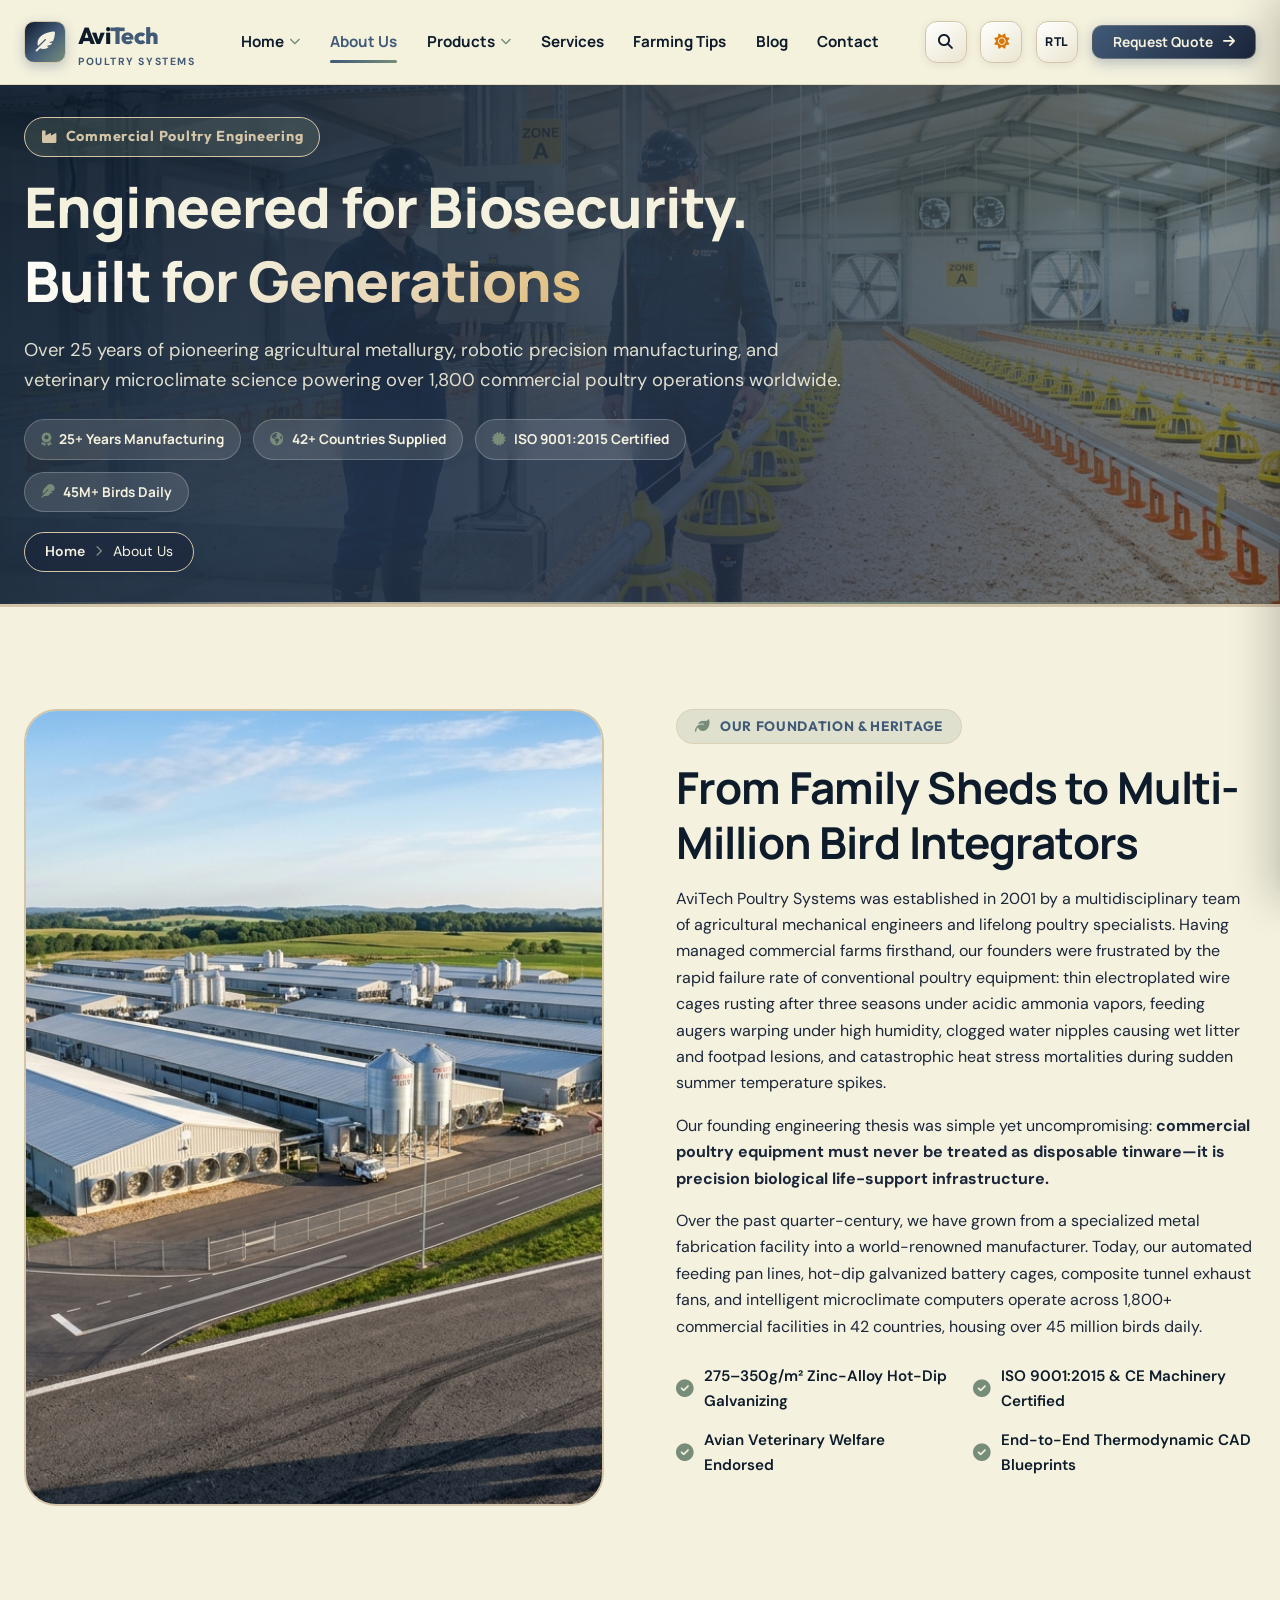
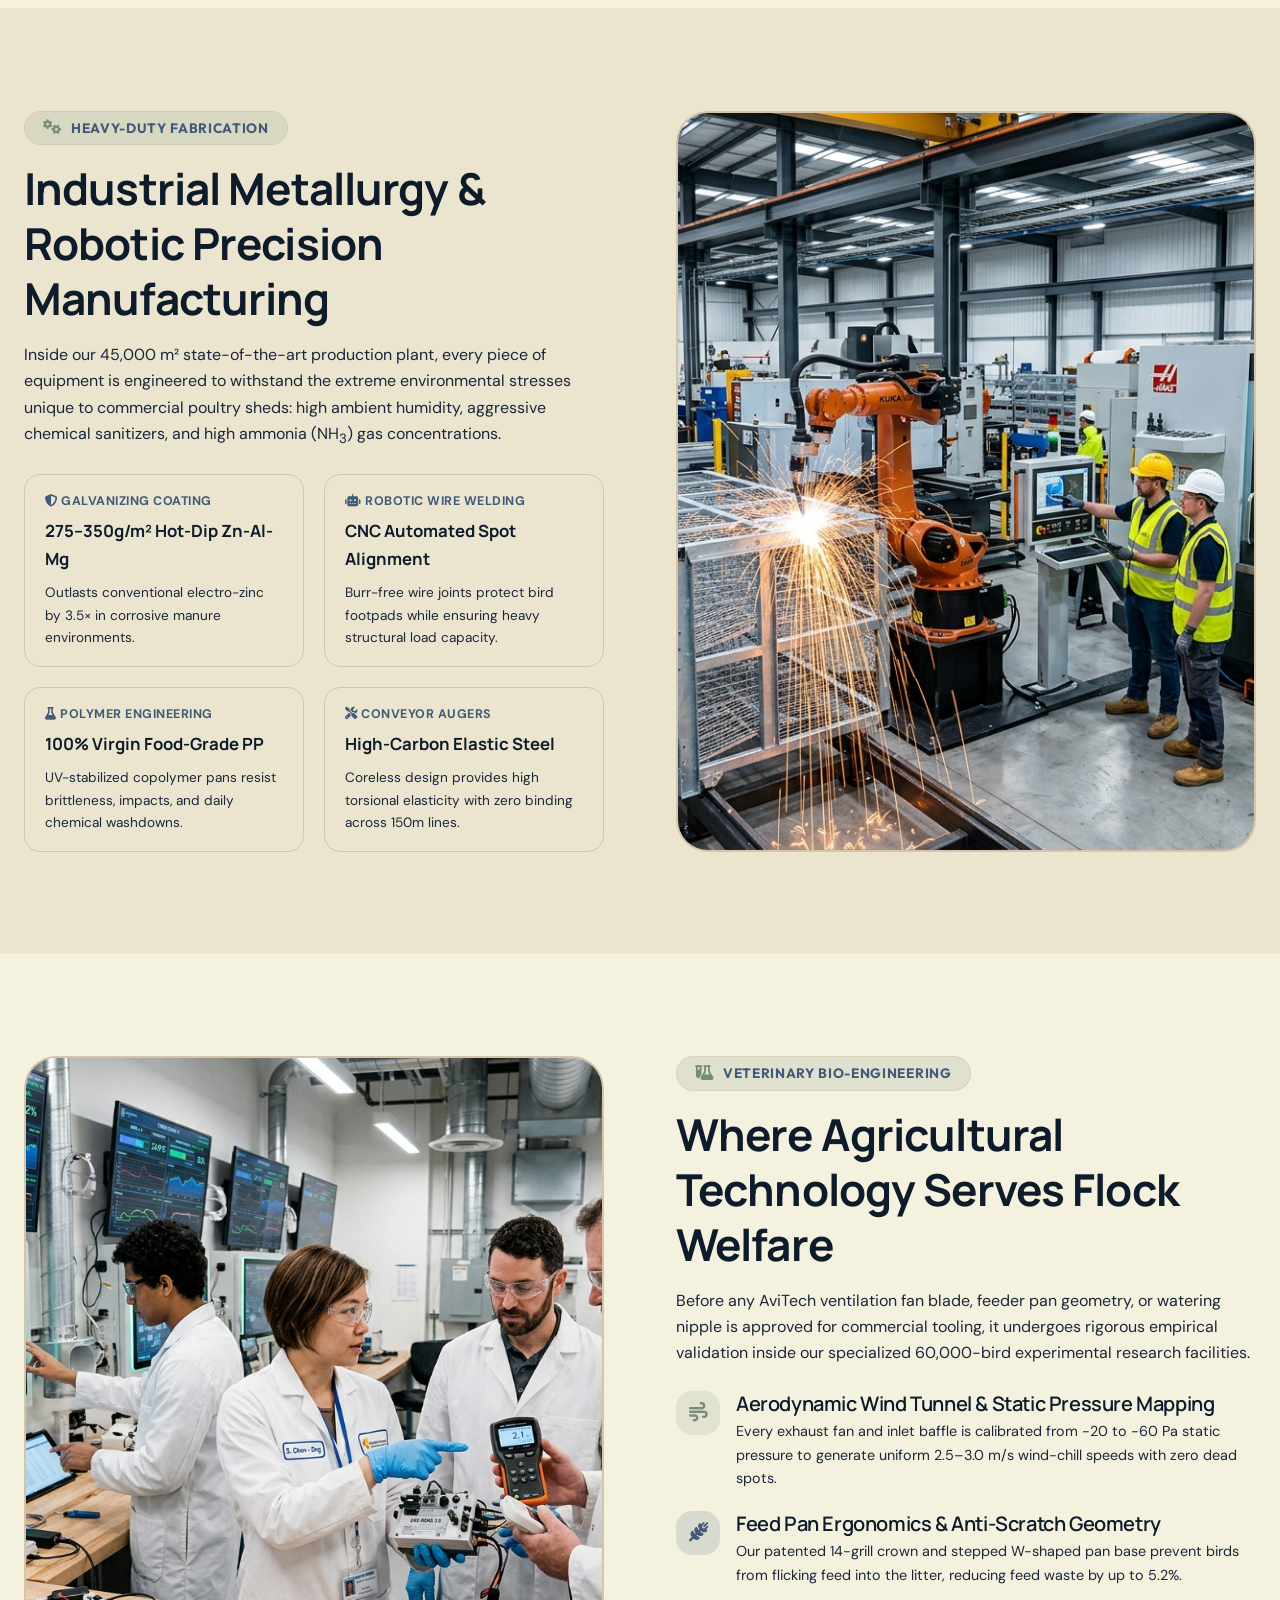
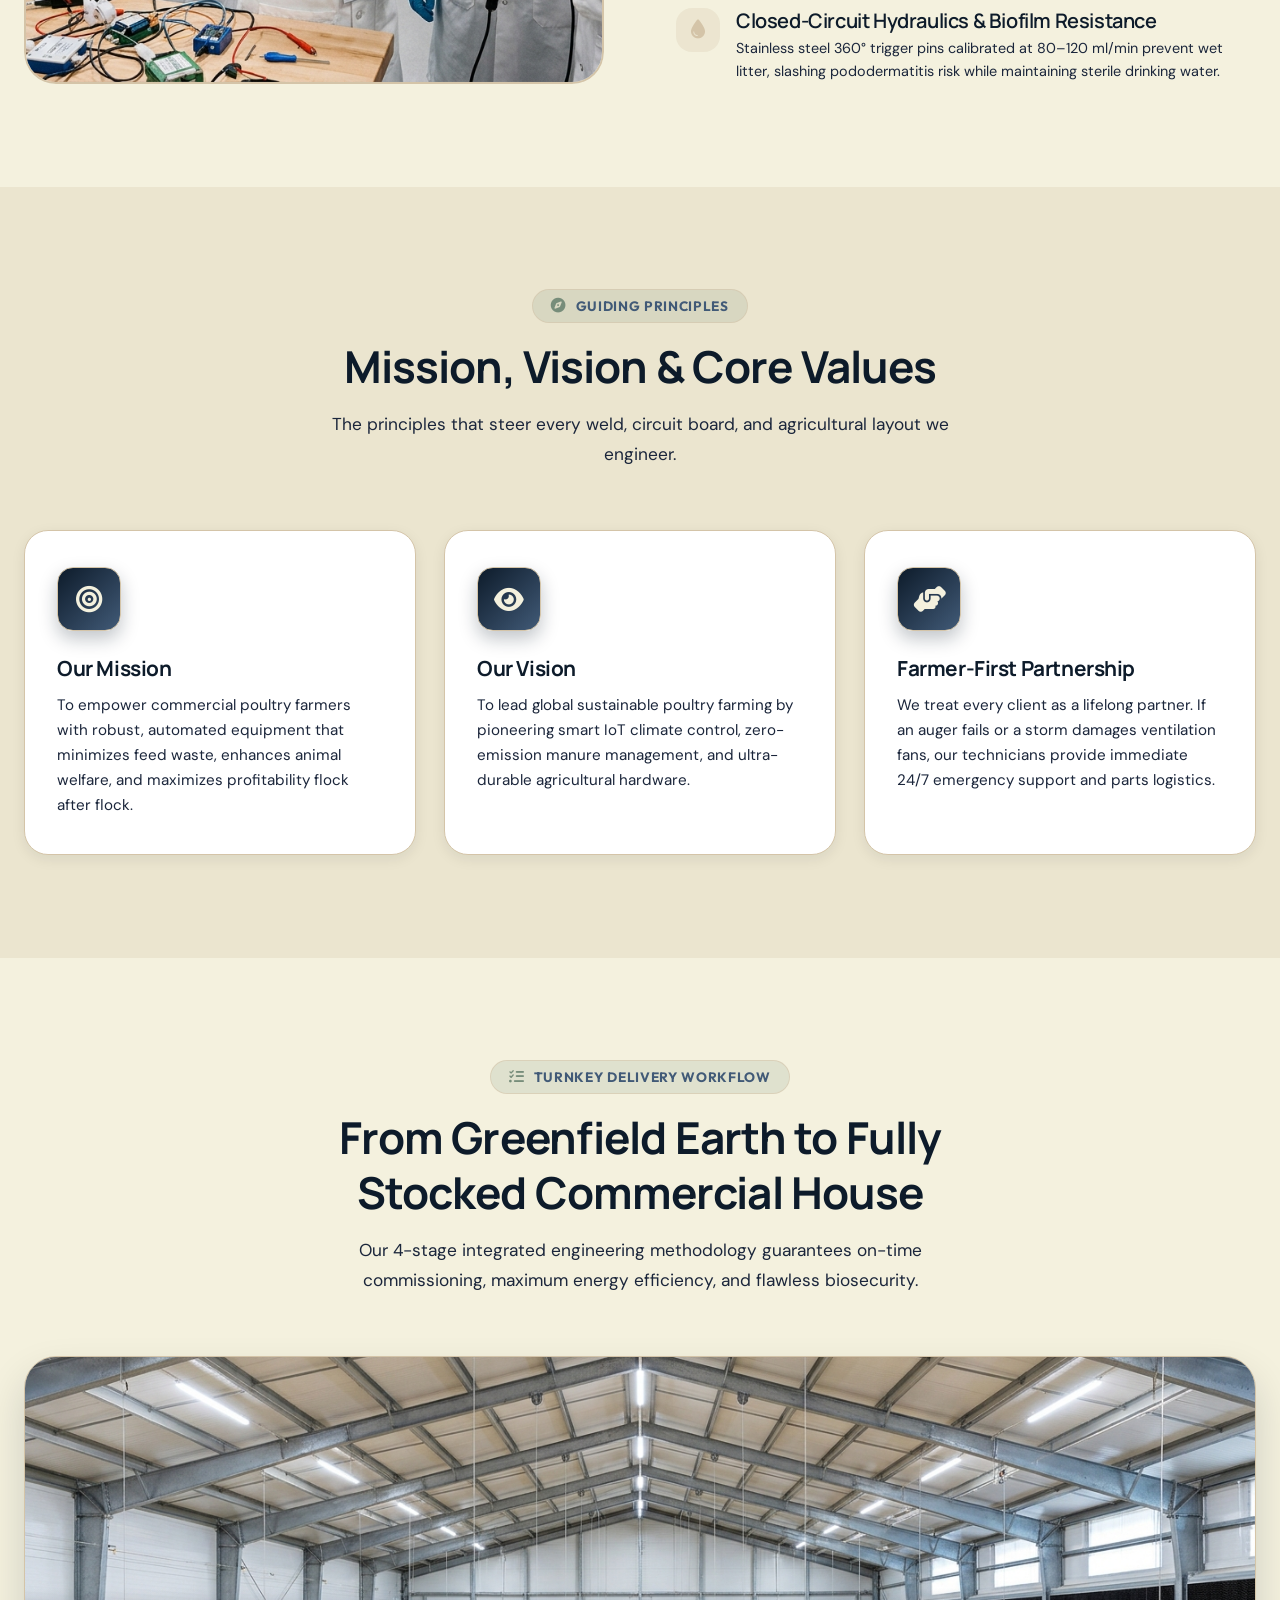
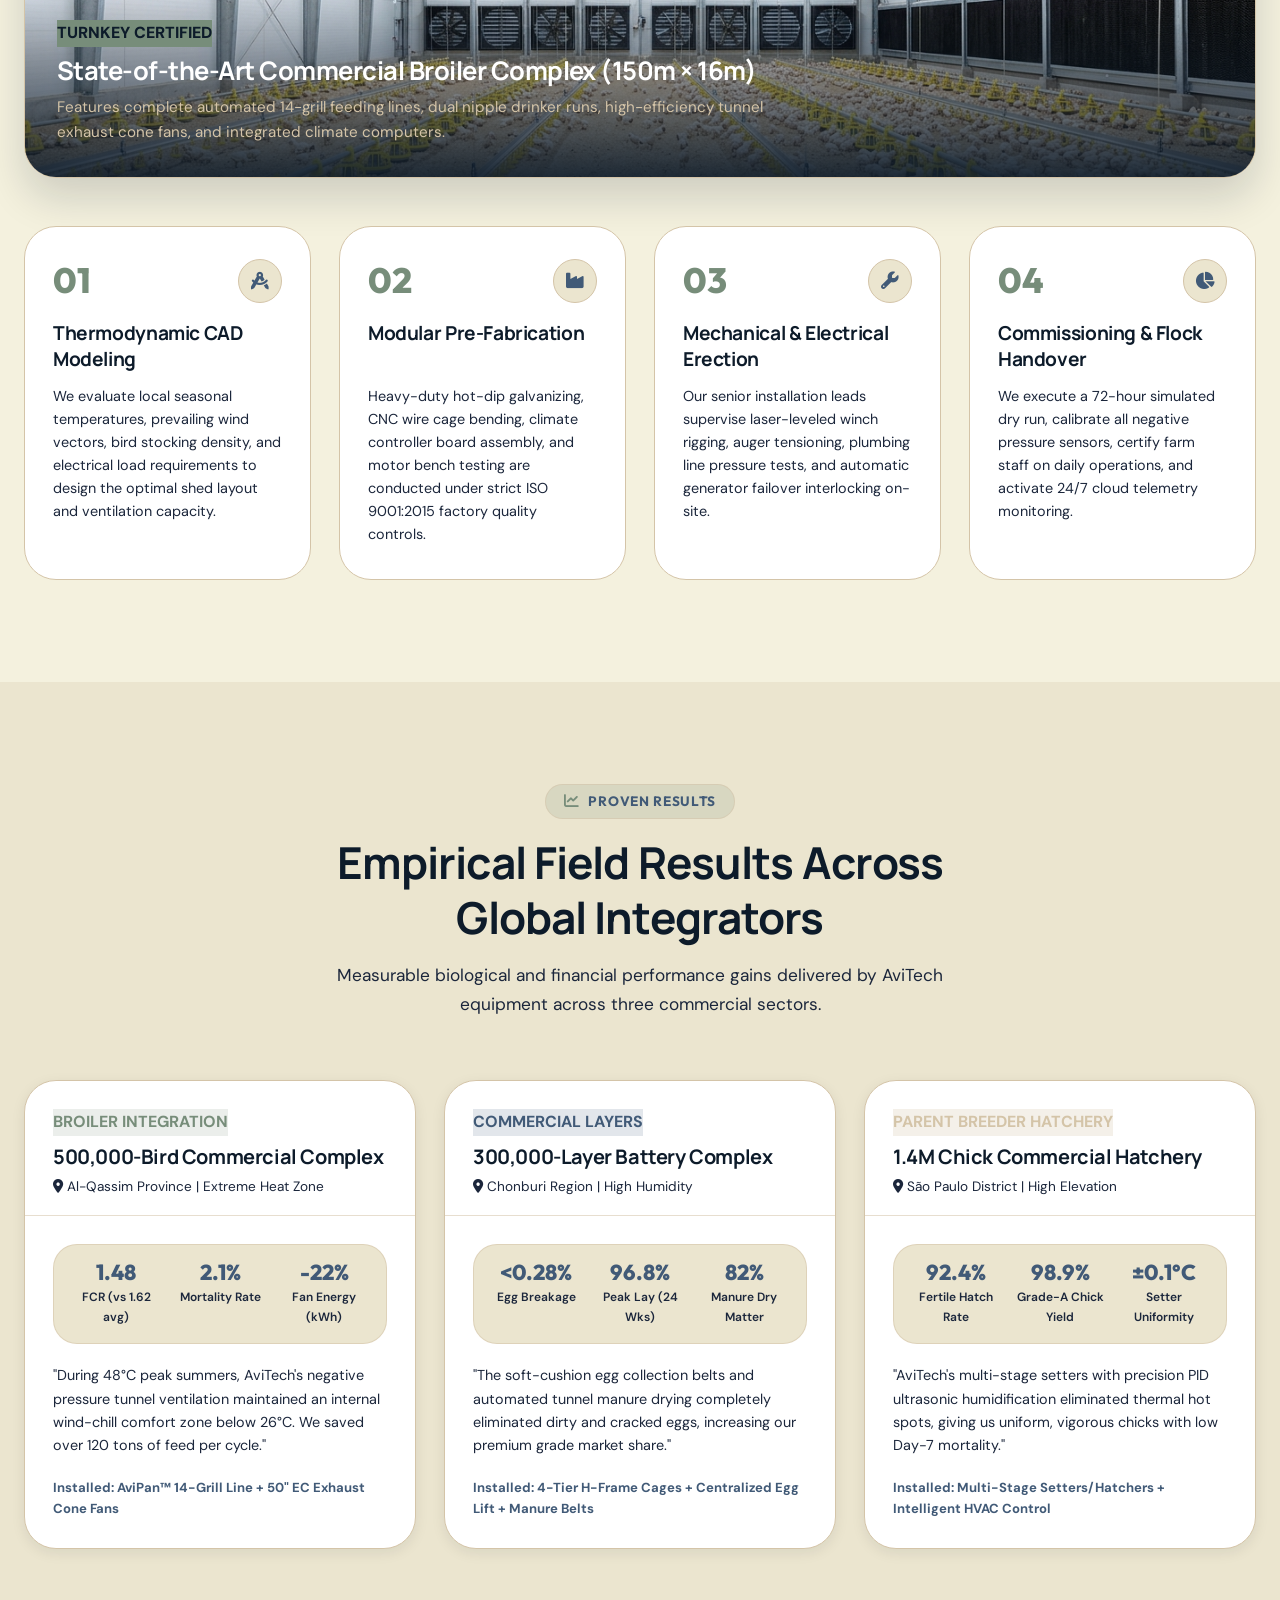
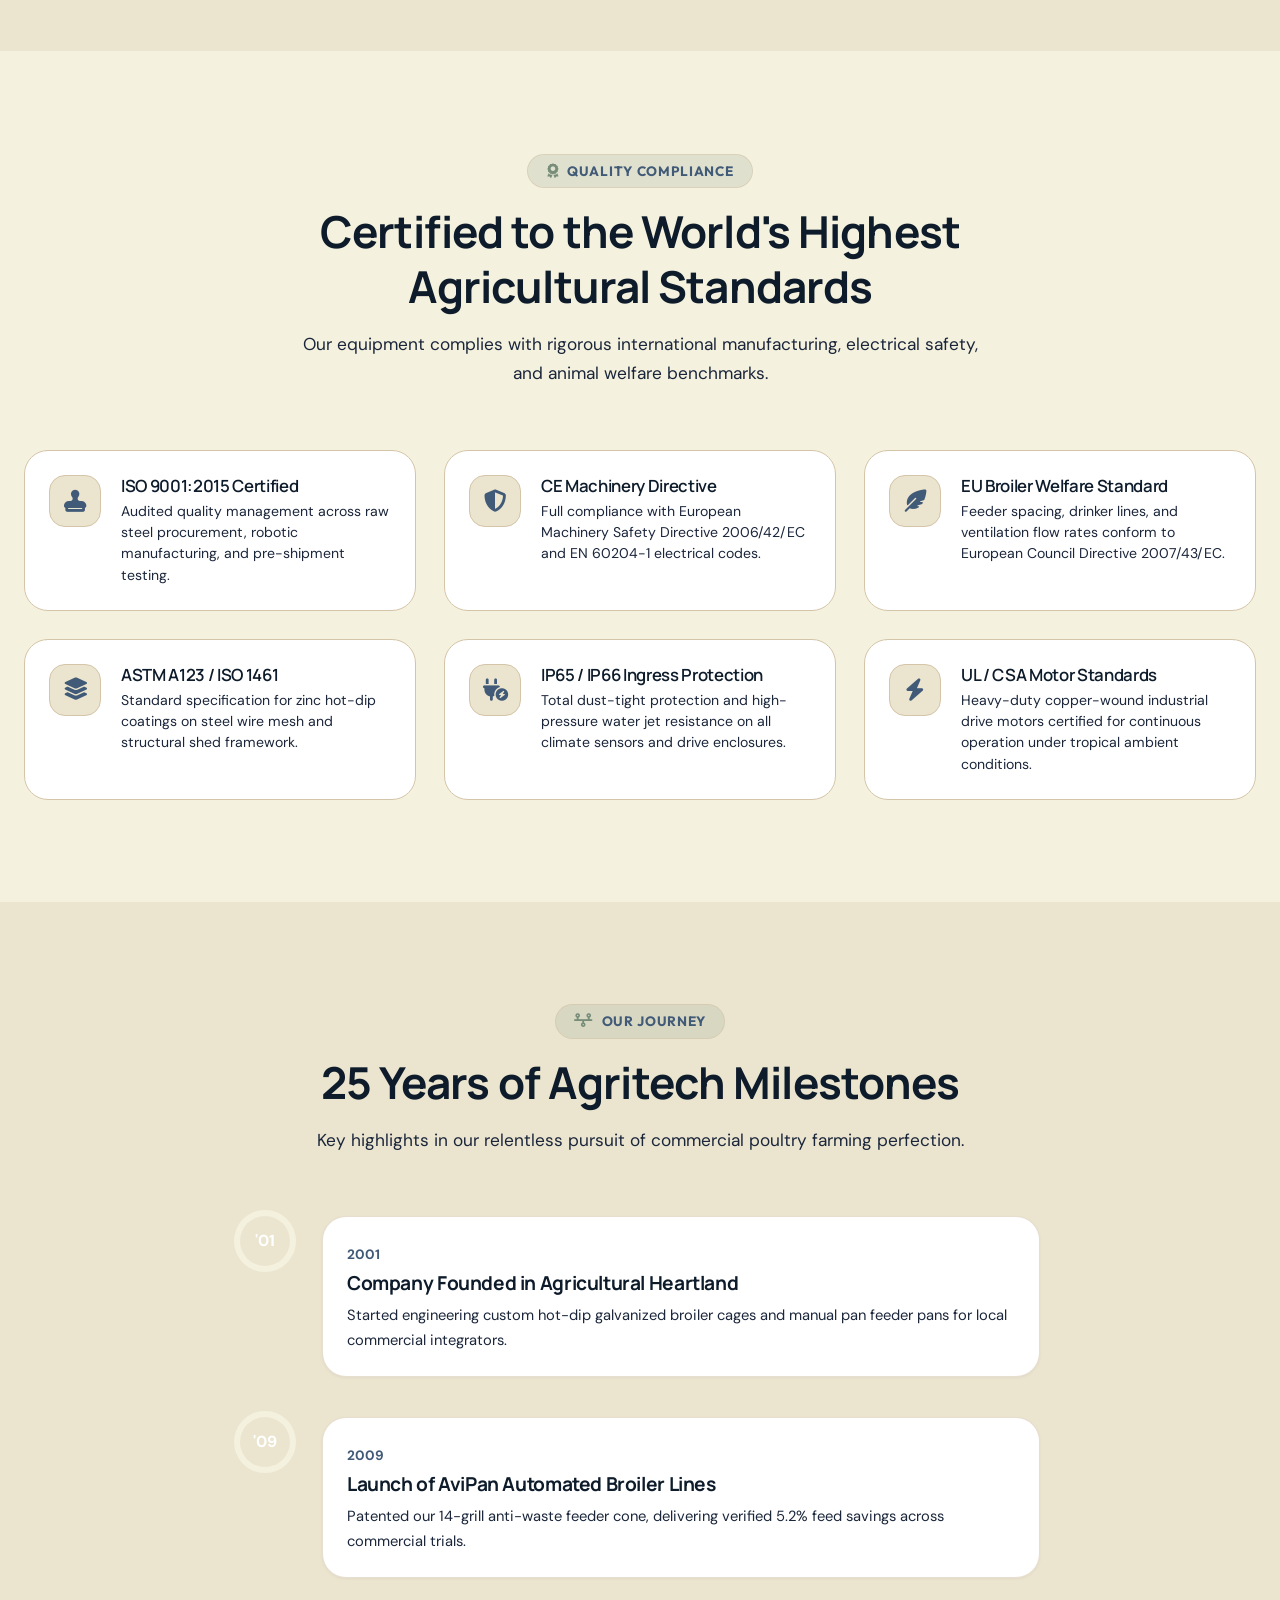
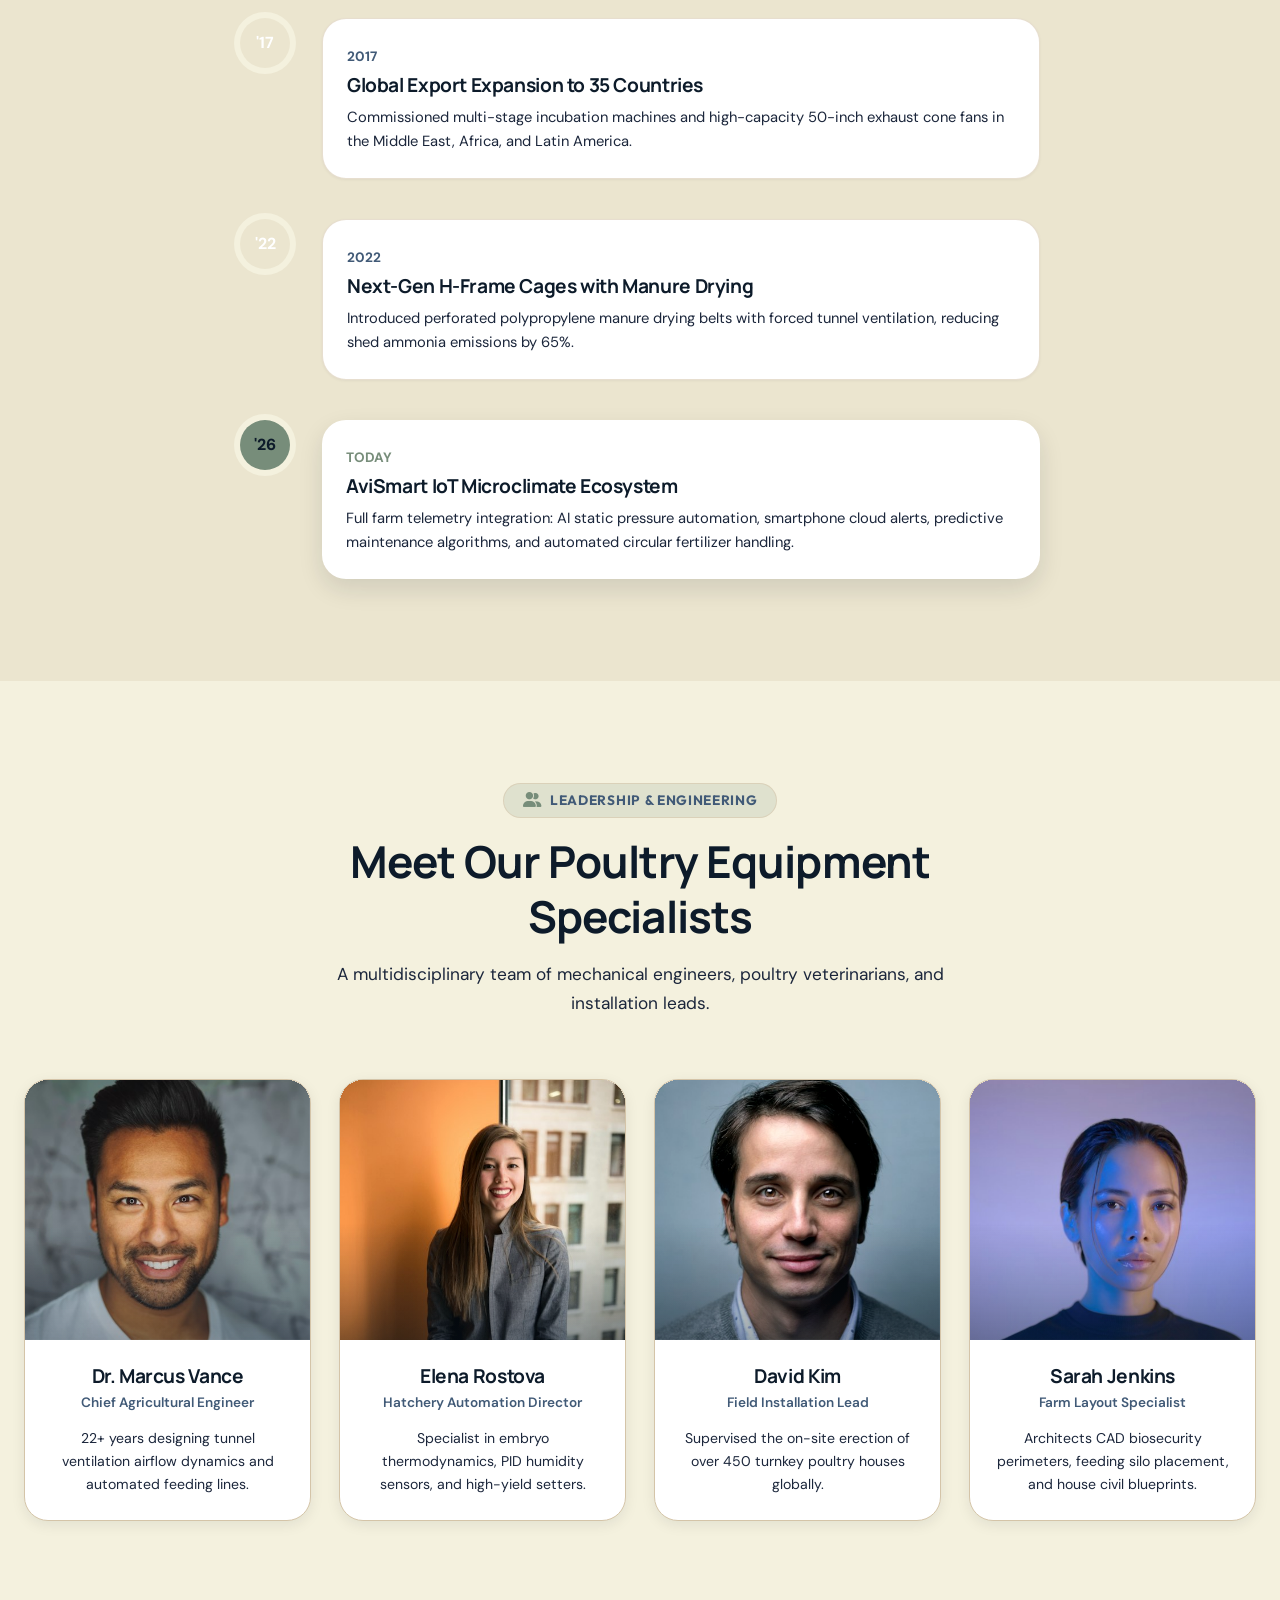
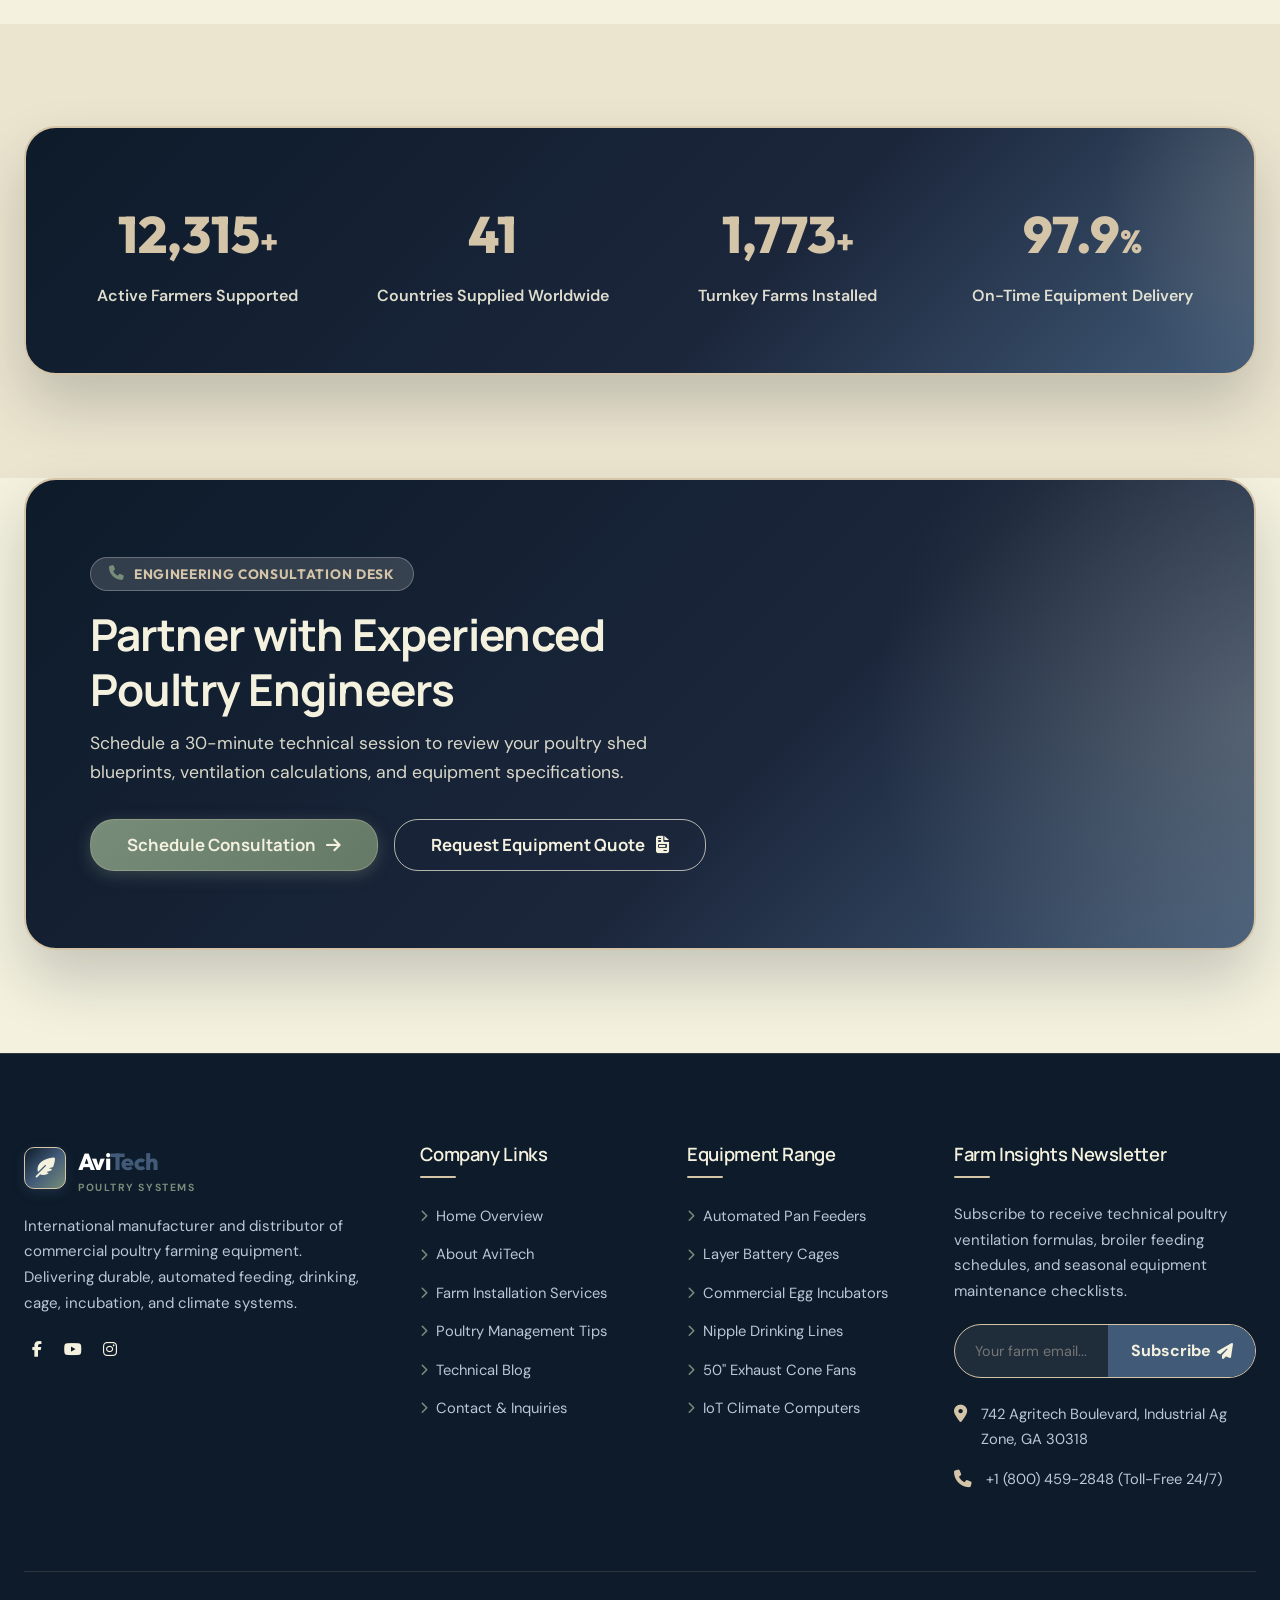
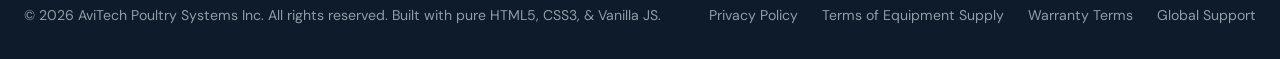
<file: about.html>
<!DOCTYPE html>
<html lang="en" data-theme="light" dir="ltr">

<head>
  <meta charset="UTF-8">
  <meta name="viewport" content="width=device-width, initial-scale=1.0">
  <title>About Us | AviTech Commercial Poultry Systems</title>
  <meta name="description"
    content="Discover AviTech Poultry Systems: 25+ years of agricultural engineering, heavy-duty metallurgy, robotic manufacturing, and veterinary science powering commercial poultry farms worldwide.">

  <!-- Open Graph -->
  <meta property="og:title" content="About AviTech Poultry Systems | 25+ Years of Agricultural Leadership">
  <meta property="og:description"
    content="Meet the agricultural engineers and poultry specialists manufacturing durable automated equipment for commercial poultry farmers worldwide.">
  <meta property="og:type" content="website">

  <!-- Favicon & App Icons -->
  <link rel="icon" type="image/svg+xml" href="assets/images/favicon.svg">
  <link rel="icon" type="image/png" sizes="32x32" href="assets/images/favicon-32x32.png">
  <link rel="icon" type="image/png" sizes="16x16" href="assets/images/favicon-16x16.png">
  <link rel="apple-touch-icon" sizes="180x180" href="assets/images/apple-touch-icon.png">
  <link rel="shortcut icon" href="favicon.ico">
  <link rel="manifest" href="site.webmanifest">
  <meta name="theme-color" content="#0D1B2A">

  <!-- Google Fonts -->
  <link rel="preconnect" href="https://fonts.googleapis.com">
  <link rel="preconnect" href="https://fonts.gstatic.com" crossorigin>
  <link
    href="https://fonts.googleapis.com/css2?family=DM+Sans:ital,opsz,wght@0,9..40,100..1000;1,9..40,100..1000&family=Manrope:wght@300..800&family=Outfit:wght@400..800&display=swap"
    rel="stylesheet">

  <!-- Font Awesome 6 Icons -->
  <link rel="stylesheet" href="https://cdnjs.cloudflare.com/ajax/libs/font-awesome/6.5.1/css/all.min.css">

  <!-- Core Stylesheets -->
  <link rel="stylesheet" href="assets/css/style.css">
  <link rel="stylesheet" href="assets/css/animations.css">
  <link rel="stylesheet" href="assets/css/responsive.css">
</head>

<body>

  <!-- ==================== MAIN HEADER / NAVBAR ==================== -->
  <header class="site-header">
    <div class="container navbar-inner">
      <a href="index.html" class="site-logo">
        <div class="logo-badge"><i class="fa-solid fa-feather-pointed"></i></div>
        <div class="logo-text">Avi<span>Tech</span>
          <span class="logo-subtitle">Poultry Systems</span>
        </div>
      </a>

      <nav class="nav-menu" aria-label="Primary Navigation">
        <div class="nav-item">
          <a href="index.html" class="nav-link">Home <i class="fa-solid fa-chevron-down"></i></a>
          <div class="dropdown-menu">
            <a href="index.html" class="dropdown-link"><i class="fa-solid fa-house-chimney"></i> Modern Ag Landing</a>
            <a href="index-2.html" class="dropdown-link"><i class="fa-solid fa-industry"></i> Equipment Specialized</a>
          </div>
        </div>
        <div class="nav-item">
          <a href="about.html" class="nav-link active">About Us</a>
        </div>
        <div class="nav-item">
          <a href="products.html" class="nav-link">Products <i class="fa-solid fa-chevron-down"></i></a>
          <div class="dropdown-menu">
            <a href="products.html" class="dropdown-link"><i class="fa-solid fa-boxes-stacked"></i> All Equipment
              Catalog</a>
            <a href="product-details.html?id=pan-feeder-pro" class="dropdown-link"><i class="fa-solid fa-wheat-awn"></i>
              Feeder Line System</a>
            <a href="product-details.html?id=layer-battery-cage" class="dropdown-link"><i
                class="fa-solid fa-table-cells"></i> Layer Battery Cages</a>
            <a href="product-details.html?id=industrial-egg-incubator" class="dropdown-link"><i
                class="fa-solid fa-egg"></i> Egg Incubators</a>
            <a href="product-details.html?id=tunnel-ventilation-fan" class="dropdown-link"><i
                class="fa-solid fa-fan"></i> Ventilation Fans</a>
          </div>
        </div>
        <div class="nav-item">
          <a href="services.html" class="nav-link">Services</a>
        </div>
        <div class="nav-item">
          <a href="farming-tips.html" class="nav-link">Farming Tips</a>
        </div>
        <div class="nav-item">
          <a href="blog.html" class="nav-link">Blog</a>
        </div>
        <div class="nav-item">
          <a href="contact.html" class="nav-link">Contact</a>
        </div>
      </nav>

      <div class="header-actions">
        <button type="button" class="control-btn header-search-open-btn" aria-label="Search Catalog"
          title="Search Equipment">
          <i class="fa-solid fa-magnifying-glass"></i>
        </button>
        <button type="button" class="control-btn theme-toggle-btn" aria-label="Toggle Theme" title="Light Mode Active (Click for Dark Mode)">
          <i class="fa-solid fa-sun"></i>
        </button>
        <button type="button" class="control-btn rtl-toggle-btn" aria-label="Toggle RTL/LTR Direction"
          title="Toggle RTL/LTR Direction">
          RTL
        </button>
        <button type="button" class="btn btn-sm btn-primary" data-open-quote>
          <span>Request Quote</span> <i class="fa-solid fa-arrow-right"></i>
        </button>
        <button type="button" class="hamburger-btn" aria-label="Toggle Navigation Drawer">
          <span class="hamburger-line"></span>
          <span class="hamburger-line"></span>
          <span class="hamburger-line"></span>
        </button>
      </div>
    </div>
  </header>

  <!-- ==================== MOBILE NAVIGATION DRAWER ==================== -->
  <div class="drawer-overlay"></div>
  <aside class="mobile-drawer" aria-label="Mobile Navigation Drawer">
    <div class="drawer-header">
      <a href="index.html" class="site-logo">
        <div class="logo-badge"><i class="fa-solid fa-feather-pointed"></i></div>
        <div class="logo-text">Avi<span>Tech</span></div>
      </a>
      <button type="button" class="control-btn drawer-close-btn" aria-label="Close Drawer"><i
          class="fa-solid fa-xmark"></i></button>
    </div>
        <div class="mobile-nav-menu">
      <div>
        <a href="index.html" class="mobile-nav-link mobile-dropdown-toggle">
          <span>Home</span> <i class="fa-solid fa-chevron-down mobile-chevron"></i>
        </a>
        <div class="mobile-submenu">
          <a href="index.html" class="mobile-submenu-link"><i class="fa-solid fa-house-chimney"></i> Modern Ag Landing</a>
          <a href="index-2.html" class="mobile-submenu-link"><i class="fa-solid fa-industry"></i> Equipment Specialized</a>
        </div>
      </div>
      <a href="about.html" class="mobile-nav-link active">About Us</a>
      <div>
        <a href="products.html" class="mobile-nav-link mobile-dropdown-toggle">
          <span>Products</span> <i class="fa-solid fa-chevron-down mobile-chevron"></i>
        </a>
        <div class="mobile-submenu">
          <a href="products.html" class="mobile-submenu-link"><i class="fa-solid fa-boxes-stacked"></i> All Equipment</a>
          <a href="product-details.html?id=pan-feeder-pro" class="mobile-submenu-link"><i class="fa-solid fa-wheat-awn"></i> Feeder Line System</a>
          <a href="product-details.html?id=layer-battery-cage" class="mobile-submenu-link"><i class="fa-solid fa-table-cells"></i> Layer Battery Cages</a>
          <a href="product-details.html?id=industrial-egg-incubator" class="mobile-submenu-link"><i class="fa-solid fa-egg"></i> Egg Incubators</a>
        </div>
      </div>
      <div>
        <a href="services.html" class="mobile-nav-link mobile-dropdown-toggle">
          <span>Services</span> <i class="fa-solid fa-chevron-down mobile-chevron"></i>
        </a>
        <div class="mobile-submenu">
          <a href="services.html" class="mobile-submenu-link"><i class="fa-solid fa-screwdriver-wrench"></i> All Farm Services</a>
          <a href="service-details.html" class="mobile-submenu-link"><i class="fa-solid fa-hammer"></i> Turnkey Installation</a>
        </div>
      </div>
      <a href="farming-tips.html" class="mobile-nav-link">Farming Tips</a>
      <a href="blog.html" class="mobile-nav-link">Blog & News</a>
      <a href="contact.html" class="mobile-nav-link">Contact Us</a>
    </div>
    <div style="margin-top: auto; display: flex; flex-direction: column; gap: 0.75rem;">
      <a href="contact.html#quote-section" class="btn btn-secondary w-100 mobile-drawer-quote-btn">
        <i class="fa-solid fa-calculator"></i> Request a Quote
      </a>
      <div
        style="display: flex; justify-content: space-around; padding-top: 1rem; border-top: 1px solid var(--border-light);">
        <button type="button" class="btn-text theme-toggle-btn"><i class="fa-solid fa-sun"></i> Light Mode</button>
        <button type="button" class="btn-text rtl-toggle-btn"><i class="fa-solid fa-globe"></i> RTL</button>
      </div>
    </div>
  </aside>

  <!-- ==================== HEADER SEARCH MODAL ==================== -->
  <div id="header-search-modal" class="modal-overlay">
    <div class="modal-content" style="max-width: 600px;">
      <button type="button" class="modal-close-btn" aria-label="Close search"><i class="fa-solid fa-xmark"></i></button>
      <h3 style="margin-bottom: 1rem;">Search Equipment Catalog</h3>
      <form action="products.html" method="GET">
        <div class="search-input-wrap" style="width: 100%;">
          <i class="fa-solid fa-magnifying-glass"></i>
          <input type="text" name="q" class="search-input header-search-modal-input"
            placeholder="Search feeders, cages, incubators, ventilation..." autofocus>
        </div>
        <div style="display: flex; justify-content: flex-end; margin-top: 1rem; gap: 0.75rem;">
          <button type="submit" class="btn btn-primary btn-sm">Search Catalog</button>
        </div>
      </form>
    </div>
  </div>

  <!-- ==================== PAGE HERO ==================== -->
  <section class="page-hero-cinema" aria-label="About Us Hero">
    <img src="assets/images/hero/hero-about.jpg" alt="About AviTech Poultry Systems Commercial Engineering" class="hero-slide-bg">
    <div class="hero-slide-overlay"></div>
    <div class="container hero-slide-container">
      <div class="hero-slide-content">
        <span class="hero-tag"><i class="fa-solid fa-industry"></i> Commercial Poultry Engineering</span>
        <h1 class="hero-title">Engineered for Biosecurity. <br><span class="text-gradient">Built for Generations</span></h1>
        <p class="hero-description">Over 25 years of pioneering agricultural metallurgy, robotic precision manufacturing, and veterinary microclimate science powering over 1,800 commercial poultry operations worldwide.</p>
        <div class="hero-meta-row">
          <div class="about-pill-row" style="margin-top: 0; margin-bottom: 0; justify-content: flex-start;">
            <span class="about-pill"><i class="fa-solid fa-award"></i> 25+ Years Manufacturing</span>
            <span class="about-pill"><i class="fa-solid fa-earth-americas"></i> 42+ Countries Supplied</span>
            <span class="about-pill"><i class="fa-solid fa-certificate"></i> ISO 9001:2015 Certified</span>
            <span class="about-pill"><i class="fa-solid fa-feather"></i> 45M+ Birds Daily</span>
          </div>
          <nav class="breadcrumbs" aria-label="Breadcrumb">
            <a href="index.html">Home</a>
            <i class="fa-solid fa-chevron-right"></i>
            <span>About Us</span>
          </nav>
        </div>
      </div>
    </div>
  </section>

  <!-- ==================== COMPANY INTRODUCTION & STORY ==================== -->
  <section class="section">
    <div class="container">
      <div class="split-layout" style="align-items: stretch;">
        <div class="split-image-wrap reveal-left" style="height: 100%; display: flex;">
          <img src="assets/images/poultry/multi-million-bird-integrator.jpg"
            alt="Sprawling Modern Commercial Multi-Million Bird Poultry Integrator Complex Engineered by AviTech"
            class="split-main-img hover-float"
            style="width: 100%; height: 100%; min-height: clamp(320px, 45vw, 520px); object-fit: cover; max-height: none;"
            loading="lazy">
        </div>

        <div class="split-content reveal-right">
          <span class="section-tag"><i class="fa-solid fa-leaf"></i> Our Foundation & Heritage</span>
          <h2 class="section-title">From Family Sheds to Multi-Million Bird Integrators</h2>
          <p>
            AviTech Poultry Systems was established in 2001 by a multidisciplinary team of agricultural mechanical
            engineers and lifelong poultry specialists. Having managed commercial farms firsthand, our founders were
            frustrated by the rapid failure rate of conventional poultry equipment: thin electroplated wire cages
            rusting after three seasons under acidic ammonia vapors, feeding augers warping under high humidity, clogged
            water nipples causing wet litter and footpad lesions, and catastrophic heat stress mortalities during sudden
            summer temperature spikes.
          </p>
          <p style="margin-top: 1rem;">
            Our founding engineering thesis was simple yet uncompromising: <strong>commercial poultry equipment must
              never be treated as disposable tinware—it is precision biological life-support infrastructure.</strong>
          </p>
          <p style="margin-top: 1rem;">
            Over the past quarter-century, we have grown from a specialized metal fabrication facility into a
            world-renowned manufacturer. Today, our automated feeding pan lines, hot-dip galvanized battery cages,
            composite tunnel exhaust fans, and intelligent microclimate computers operate across 1,800+ commercial
            facilities in 42 countries, housing over 45 million birds daily.
          </p>

          <div class="checklist" style="margin-top: 1.5rem;">
            <div class="checklist-item"><i class="fa-solid fa-circle-check"></i> 275–350g/m² Zinc-Alloy Hot-Dip
              Galvanizing</div>
            <div class="checklist-item"><i class="fa-solid fa-circle-check"></i> ISO 9001:2015 & CE Machinery Certified
            </div>
            <div class="checklist-item"><i class="fa-solid fa-circle-check"></i> Avian Veterinary Welfare Endorsed</div>
            <div class="checklist-item"><i class="fa-solid fa-circle-check"></i> End-to-End Thermodynamic CAD Blueprints
            </div>
          </div>
        </div>
      </div>
    </div>
  </section>

  <!-- ==================== MANUFACTURING & METALLURGY (NEW SECTION) ==================== -->
  <section class="section section-bg-alt">
    <div class="container">
      <div class="split-layout" style="align-items: stretch;">
        <div class="split-content reveal-left">
          <span class="section-tag"><i class="fa-solid fa-gears"></i> Heavy-Duty Fabrication</span>
          <h2 class="section-title">Industrial Metallurgy & Robotic Precision Manufacturing</h2>
          <p>
            Inside our 45,000 m² state-of-the-art production plant, every piece of equipment is engineered to withstand
            the extreme environmental stresses unique to commercial poultry sheds: high ambient humidity, aggressive
            chemical sanitizers, and high ammonia (NH<sub>3</sub>) gas concentrations.
          </p>

          <div class="tech-spec-grid">
            <div class="tech-spec-item">
              <span class="tech-spec-label"><i class="fa-solid fa-shield-halved"></i> Galvanizing Coating</span>
              <span class="tech-spec-val">275–350g/m² Hot-Dip Zn-Al-Mg</span>
              <p style="font-size: 0.85rem; color: var(--text-secondary); margin: 0.25rem 0 0;">Outlasts conventional
                electro-zinc by 3.5× in corrosive manure environments.</p>
            </div>

            <div class="tech-spec-item">
              <span class="tech-spec-label"><i class="fa-solid fa-robot"></i> Robotic Wire Welding</span>
              <span class="tech-spec-val">CNC Automated Spot Alignment</span>
              <p style="font-size: 0.85rem; color: var(--text-secondary); margin: 0.25rem 0 0;">Burr-free wire joints
                protect bird footpads while ensuring heavy structural load capacity.</p>
            </div>

            <div class="tech-spec-item">
              <span class="tech-spec-label"><i class="fa-solid fa-flask"></i> Polymer Engineering</span>
              <span class="tech-spec-val">100% Virgin Food-Grade PP</span>
              <p style="font-size: 0.85rem; color: var(--text-secondary); margin: 0.25rem 0 0;">UV-stabilized copolymer
                pans resist brittleness, impacts, and daily chemical washdowns.</p>
            </div>

            <div class="tech-spec-item">
              <span class="tech-spec-label"><i class="fa-solid fa-screwdriver-wrench"></i> Conveyor Augers</span>
              <span class="tech-spec-val">High-Carbon Elastic Steel</span>
              <p style="font-size: 0.85rem; color: var(--text-secondary); margin: 0.25rem 0 0;">Coreless design provides
                high torsional elasticity with zero binding across 150m lines.</p>
            </div>
          </div>
        </div>

        <div class="split-image-wrap reveal-right" style="height: 100%; display: flex;">
          <img src="assets/images/poultry/poultry-manufacturing-plant.jpg" alt="AviTech Robotic Welding and Automated Poultry Equipment Manufacturing Facility" class="split-main-img hover-float" style="width: 100%; height: 100%; min-height: clamp(320px, 45vw, 520px); object-fit: cover; max-height: none;" loading="lazy">
        </div>
      </div>
    </div>
  </section>

  <!-- ==================== R&D AND VETERINARY LAB (NEW SECTION) ==================== -->
  <section class="section">
    <div class="container">
      <div class="split-layout" style="align-items: stretch;">
        <div class="split-image-wrap reveal-left" style="height: 100%; display: flex;">
          <img src="assets/images/poultry/poultry-rd-lab.jpg"
            alt="AviTech Avian R&D Laboratory and Microclimate Environmental Telemetry Testing"
            class="split-main-img hover-float"
            style="width: 100%; height: 100%; min-height: clamp(320px, 45vw, 520px); object-fit: cover; max-height: none;"
            loading="lazy">
        </div>

        <div class="split-content reveal-right">
          <span class="section-tag"><i class="fa-solid fa-flask-vial"></i> Veterinary Bio-Engineering</span>
          <h2 class="section-title">Where Agricultural Technology Serves Flock Welfare</h2>
          <p>
            Before any AviTech ventilation fan blade, feeder pan geometry, or watering nipple is approved for commercial
            tooling, it undergoes rigorous empirical validation inside our specialized 60,000-bird experimental research
            facilities.
          </p>

          <div style="display: flex; flex-direction: column; gap: 1.25rem; margin-top: 1.5rem;">
            <div style="display: flex; gap: 1rem; align-items: flex-start;">
              <div
                style="width: 44px; height: 44px; border-radius: var(--radius-md); background: rgba(119, 141, 122, 0.15); color: var(--c-sage-green); display: flex; align-items: center; justify-content: center; font-size: 1.2rem; flex-shrink: 0;">
                <i class="fa-solid fa-wind"></i>
              </div>
              <div>
                <h4 style="margin-bottom: 0.25rem;">Aerodynamic Wind Tunnel & Static Pressure Mapping</h4>
                <p style="font-size: 0.9rem; color: var(--text-secondary); margin: 0;">Every exhaust fan and inlet
                  baffle is calibrated from -20 to -60 Pa static pressure to generate uniform 2.5–3.0 m/s wind-chill
                  speeds with zero dead spots.</p>
              </div>
            </div>

            <div style="display: flex; gap: 1rem; align-items: flex-start;">
              <div
                style="width: 44px; height: 44px; border-radius: var(--radius-md); background: rgba(65, 90, 119, 0.15); color: var(--c-slate-blue); display: flex; align-items: center; justify-content: center; font-size: 1.2rem; flex-shrink: 0;">
                <i class="fa-solid fa-wheat-awn"></i>
              </div>
              <div>
                <h4 style="margin-bottom: 0.25rem;">Feed Pan Ergonomics & Anti-Scratch Geometry</h4>
                <p style="font-size: 0.9rem; color: var(--text-secondary); margin: 0;">Our patented 14-grill crown and
                  stepped W-shaped pan base prevent birds from flicking feed into the litter, reducing feed waste by up
                  to 5.2%.</p>
              </div>
            </div>

            <div style="display: flex; gap: 1rem; align-items: flex-start;">
              <div
                style="width: 44px; height: 44px; border-radius: var(--radius-md); background: rgba(212, 196, 168, 0.25); color: var(--c-warm-sand); display: flex; align-items: center; justify-content: center; font-size: 1.2rem; flex-shrink: 0;">
                <i class="fa-solid fa-droplet"></i>
              </div>
              <div>
                <h4 style="margin-bottom: 0.25rem;">Closed-Circuit Hydraulics & Biofilm Resistance</h4>
                <p style="font-size: 0.9rem; color: var(--text-secondary); margin: 0;">Stainless steel 360° trigger pins
                  calibrated at 80–120 ml/min prevent wet litter, slashing pododermatitis risk while maintaining sterile
                  drinking water.</p>
              </div>
            </div>
          </div>
        </div>
      </div>
    </div>
  </section>

  <!-- ==================== MISSION, VISION, VALUES ==================== -->
  <section class="section section-bg-alt">
    <div class="container">
      <div class="section-header text-center reveal-up">
        <span class="section-tag"><i class="fa-solid fa-compass"></i> Guiding Principles</span>
        <h2 class="section-title">Mission, Vision & Core Values</h2>
        <p class="section-desc">The principles that steer every weld, circuit board, and agricultural layout we
          engineer.</p>
      </div>

      <div class="grid grid-3 reveal-stagger">
        <div class="feature-card hover-float">
          <div class="feature-icon-box"><i class="fa-solid fa-bullseye"></i></div>
          <h3>Our Mission</h3>
          <p>To empower commercial poultry farmers with robust, automated equipment that minimizes feed waste, enhances
            animal welfare, and maximizes profitability flock after flock.</p>
        </div>

        <div class="feature-card hover-float">
          <div class="feature-icon-box"><i class="fa-solid fa-eye"></i></div>
          <h3>Our Vision</h3>
          <p>To lead global sustainable poultry farming by pioneering smart IoT climate control, zero-emission manure
            management, and ultra-durable agricultural hardware.</p>
        </div>

        <div class="feature-card hover-float">
          <div class="feature-icon-box"><i class="fa-solid fa-handshake-angle"></i></div>
          <h3>Farmer-First Partnership</h3>
          <p>We treat every client as a lifelong partner. If an auger fails or a storm damages ventilation fans, our
            technicians provide immediate 24/7 emergency support and parts logistics.</p>
        </div>
      </div>
    </div>
  </section>

  <!-- ==================== TURNKEY WORKFLOW (NEW COMPONENT) ==================== -->
  <section class="section">
    <div class="container">
      <div class="section-header text-center reveal-up">
        <span class="section-tag"><i class="fa-solid fa-list-check"></i> Turnkey Delivery Workflow</span>
        <h2 class="section-title">From Greenfield Earth to Fully Stocked Commercial House</h2>
        <p class="section-desc">Our 4-stage integrated engineering methodology guarantees on-time commissioning, maximum
          energy efficiency, and flawless biosecurity.</p>
      </div>

      <!-- Turnkey Showcase Banner Image -->
      <div class="reveal-zoom"
        style="margin-bottom: 3rem; border-radius: var(--radius-xl); overflow: hidden; border: 1px solid var(--border-medium); box-shadow: var(--shadow-lg); position: relative;">
        <img src="assets/images/poultry/turnkey-poultry-project.jpg"
          alt="Completed Turnkey Commercial Broiler Poultry House with Automated Feeding and Tunnel Ventilation"
          style="width: 100%; height: 420px; object-fit: cover; display: block;" loading="lazy">
        <div
          style="position: absolute; bottom: 0; left: 0; right: 0; padding: 2rem; background: linear-gradient(0deg, rgba(13,27,42,0.92) 0%, rgba(13,27,42,0.4) 60%, transparent 100%); color: #fff;">
          <span class="badge"
            style="background: var(--c-sage-green); color: var(--c-deep-navy); font-weight: 800; margin-bottom: 0.5rem; display: inline-block;">TURNKEY
            CERTIFIED</span>
          <h3 style="color: #fff; font-size: 1.6rem; margin-bottom: 0.5rem;">State-of-the-Art Commercial Broiler Complex
            (150m × 16m)</h3>
          <p style="color: var(--c-warm-sand); max-width: 750px; margin: 0; font-size: 0.95rem;">Features complete
            automated 14-grill feeding lines, dual nipple drinker runs, high-efficiency tunnel exhaust cone fans, and
            integrated climate computers.</p>
        </div>
      </div>

      <div class="grid grid-4 reveal-stagger">
        <!-- Step 1 -->
        <div class="process-step-card">
          <div class="step-number-tag">
            <span>01</span>
            <div class="step-icon-bubble"><i class="fa-solid fa-compass-drafting"></i></div>
          </div>
          <h3 style="font-size: 1.2rem; margin-bottom: 0.75rem;">Thermodynamic CAD Modeling</h3>
          <p style="font-size: 0.9rem; color: var(--text-secondary); line-height: 1.6; margin: 0;">
            We evaluate local seasonal temperatures, prevailing wind vectors, bird stocking density, and electrical load
            requirements to design the optimal shed layout and ventilation capacity.
          </p>
        </div>

        <!-- Step 2 -->
        <div class="process-step-card">
          <div class="step-number-tag">
            <span>02</span>
            <div class="step-icon-bubble"><i class="fa-solid fa-industry"></i></div>
          </div>
          <h3 style="font-size: 1.2rem; margin-bottom: 0.75rem;">Modular Pre-Fabrication</h3>
          <p style="font-size: 0.9rem; color: var(--text-secondary); line-height: 1.6; margin: 0;">
            Heavy-duty hot-dip galvanizing, CNC wire cage bending, climate controller board assembly, and motor bench
            testing are conducted under strict ISO 9001:2015 factory quality controls.
          </p>
        </div>

        <!-- Step 3 -->
        <div class="process-step-card">
          <div class="step-number-tag">
            <span>03</span>
            <div class="step-icon-bubble"><i class="fa-solid fa-wrench"></i></div>
          </div>
          <h3 style="font-size: 1.2rem; margin-bottom: 0.75rem;">Mechanical & Electrical Erection</h3>
          <p style="font-size: 0.9rem; color: var(--text-secondary); line-height: 1.6; margin: 0;">
            Our senior installation leads supervise laser-leveled winch rigging, auger tensioning, plumbing line
            pressure tests, and automatic generator failover interlocking on-site.
          </p>
        </div>

        <!-- Step 4 -->
        <div class="process-step-card">
          <div class="step-number-tag">
            <span>04</span>
            <div class="step-icon-bubble"><i class="fa-solid fa-chart-pie"></i></div>
          </div>
          <h3 style="font-size: 1.2rem; margin-bottom: 0.75rem;">Commissioning & Flock Handover</h3>
          <p style="font-size: 0.9rem; color: var(--text-secondary); line-height: 1.6; margin: 0;">
            We execute a 72-hour simulated dry run, calibrate all negative pressure sensors, certify farm staff on daily
            operations, and activate 24/7 cloud telemetry monitoring.
          </p>
        </div>
      </div>
    </div>
  </section>

  <!-- ==================== COMMERCIAL CASE STUDIES (NEW SECTION) ==================== -->
  <section class="section section-bg-alt">
    <div class="container">
      <div class="section-header text-center reveal-up">
        <span class="section-tag"><i class="fa-solid fa-chart-line"></i> Proven Results</span>
        <h2 class="section-title">Empirical Field Results Across Global Integrators</h2>
        <p class="section-desc">Measurable biological and financial performance gains delivered by AviTech equipment
          across three commercial sectors.</p>
      </div>

      <div class="grid grid-3 reveal-stagger">
        <!-- Case 1 -->
        <div class="case-study-card hover-float">
          <div class="case-study-header">
            <span class="badge"
              style="background: rgba(119,141,122,0.15); color: var(--c-sage-green); font-weight: 700; margin-bottom: 0.5rem; display: inline-block;">BROILER
              INTEGRATION</span>
            <h3 style="font-size: 1.25rem; margin-bottom: 0.25rem;">500,000-Bird Commercial Complex</h3>
            <span style="font-size: 0.85rem; color: var(--text-secondary);"><i class="fa-solid fa-location-dot"></i>
              Al-Qassim Province | Extreme Heat Zone</span>
          </div>
          <div class="case-study-body">
            <div class="case-study-metrics">
              <div class="metric-box">
                <span class="metric-val">1.48</span>
                <span class="metric-lbl">FCR (vs 1.62 avg)</span>
              </div>
              <div class="metric-box">
                <span class="metric-val">2.1%</span>
                <span class="metric-lbl">Mortality Rate</span>
              </div>
              <div class="metric-box">
                <span class="metric-val">-22%</span>
                <span class="metric-lbl">Fan Energy (kWh)</span>
              </div>
            </div>
            <p style="font-size: 0.9rem; color: var(--text-secondary); line-height: 1.6; margin: 0;">
              "During 48°C peak summers, AviTech's negative pressure tunnel ventilation maintained an internal
              wind-chill comfort zone below 26°C. We saved over 120 tons of feed per cycle."
            </p>
            <div style="font-size: 0.82rem; font-weight: 700; color: var(--c-slate-blue); margin-top: auto;">
              Installed: AviPan™ 14-Grill Line + 50" EC Exhaust Cone Fans
            </div>
          </div>
        </div>

        <!-- Case 2 -->
        <div class="case-study-card hover-float">
          <div class="case-study-header">
            <span class="badge"
              style="background: rgba(65,90,119,0.15); color: var(--c-slate-blue); font-weight: 700; margin-bottom: 0.5rem; display: inline-block;">COMMERCIAL
              LAYERS</span>
            <h3 style="font-size: 1.25rem; margin-bottom: 0.25rem;">300,000-Layer Battery Complex</h3>
            <span style="font-size: 0.85rem; color: var(--text-secondary);"><i class="fa-solid fa-location-dot"></i>
              Chonburi Region | High Humidity</span>
          </div>
          <div class="case-study-body">
            <div class="case-study-metrics">
              <div class="metric-box">
                <span class="metric-val">&lt;0.28%</span>
                <span class="metric-lbl">Egg Breakage</span>
              </div>
              <div class="metric-box">
                <span class="metric-val">96.8%</span>
                <span class="metric-lbl">Peak Lay (24 Wks)</span>
              </div>
              <div class="metric-box">
                <span class="metric-val">82%</span>
                <span class="metric-lbl">Manure Dry Matter</span>
              </div>
            </div>
            <p style="font-size: 0.9rem; color: var(--text-secondary); line-height: 1.6; margin: 0;">
              "The soft-cushion egg collection belts and automated tunnel manure drying completely eliminated dirty and
              cracked eggs, increasing our premium grade market share."
            </p>
            <div style="font-size: 0.82rem; font-weight: 700; color: var(--c-slate-blue); margin-top: auto;">
              Installed: 4-Tier H-Frame Cages + Centralized Egg Lift + Manure Belts
            </div>
          </div>
        </div>

        <!-- Case 3 -->
        <div class="case-study-card hover-float">
          <div class="case-study-header">
            <span class="badge"
              style="background: rgba(212,196,168,0.25); color: var(--c-warm-sand); font-weight: 700; margin-bottom: 0.5rem; display: inline-block;">PARENT
              BREEDER HATCHERY</span>
            <h3 style="font-size: 1.25rem; margin-bottom: 0.25rem;">1.4M Chick Commercial Hatchery</h3>
            <span style="font-size: 0.85rem; color: var(--text-secondary);"><i class="fa-solid fa-location-dot"></i> São
              Paulo District | High Elevation</span>
          </div>
          <div class="case-study-body">
            <div class="case-study-metrics">
              <div class="metric-box">
                <span class="metric-val">92.4%</span>
                <span class="metric-lbl">Fertile Hatch Rate</span>
              </div>
              <div class="metric-box">
                <span class="metric-val">98.9%</span>
                <span class="metric-lbl">Grade-A Chick Yield</span>
              </div>
              <div class="metric-box">
                <span class="metric-val">±0.1°C</span>
                <span class="metric-lbl">Setter Uniformity</span>
              </div>
            </div>
            <p style="font-size: 0.9rem; color: var(--text-secondary); line-height: 1.6; margin: 0;">
              "AviTech's multi-stage setters with precision PID ultrasonic humidification eliminated thermal hot spots,
              giving us uniform, vigorous chicks with low Day-7 mortality."
            </p>
            <div style="font-size: 0.82rem; font-weight: 700; color: var(--c-slate-blue); margin-top: auto;">
              Installed: Multi-Stage Setters/Hatchers + Intelligent HVAC Control
            </div>
          </div>
        </div>
      </div>
    </div>
  </section>

  <!-- ==================== INTERNATIONAL ACCREDITATIONS (NEW SECTION) ==================== -->
  <section class="section">
    <div class="container">
      <div class="section-header text-center reveal-up">
        <span class="section-tag"><i class="fa-solid fa-award"></i> Quality Compliance</span>
        <h2 class="section-title">Certified to the World's Highest Agricultural Standards</h2>
        <p class="section-desc">Our equipment complies with rigorous international manufacturing, electrical safety, and
          animal welfare benchmarks.</p>
      </div>

      <div class="grid grid-3 reveal-stagger">
        <div class="cert-card">
          <div class="cert-icon-wrap"><i class="fa-solid fa-stamp"></i></div>
          <div class="cert-info">
            <h4>ISO 9001:2015 Certified</h4>
            <p>Audited quality management across raw steel procurement, robotic manufacturing, and pre-shipment testing.
            </p>
          </div>
        </div>

        <div class="cert-card">
          <div class="cert-icon-wrap"><i class="fa-solid fa-shield-halved"></i></div>
          <div class="cert-info">
            <h4>CE Machinery Directive</h4>
            <p>Full compliance with European Machinery Safety Directive 2006/42/EC and EN 60204-1 electrical codes.</p>
          </div>
        </div>

        <div class="cert-card">
          <div class="cert-icon-wrap"><i class="fa-solid fa-feather-pointed"></i></div>
          <div class="cert-info">
            <h4>EU Broiler Welfare Standard</h4>
            <p>Feeder spacing, drinker lines, and ventilation flow rates conform to European Council Directive
              2007/43/EC.</p>
          </div>
        </div>

        <div class="cert-card">
          <div class="cert-icon-wrap"><i class="fa-solid fa-layer-group"></i></div>
          <div class="cert-info">
            <h4>ASTM A123 / ISO 1461</h4>
            <p>Standard specification for zinc hot-dip coatings on steel wire mesh and structural shed framework.</p>
          </div>
        </div>

        <div class="cert-card">
          <div class="cert-icon-wrap"><i class="fa-solid fa-plug-circle-bolt"></i></div>
          <div class="cert-info">
            <h4>IP65 / IP66 Ingress Protection</h4>
            <p>Total dust-tight protection and high-pressure water jet resistance on all climate sensors and drive
              enclosures.</p>
          </div>
        </div>

        <div class="cert-card">
          <div class="cert-icon-wrap"><i class="fa-solid fa-bolt"></i></div>
          <div class="cert-info">
            <h4>UL / CSA Motor Standards</h4>
            <p>Heavy-duty copper-wound industrial drive motors certified for continuous operation under tropical ambient
              conditions.</p>
          </div>
        </div>
      </div>
    </div>
  </section>

  <!-- ==================== COMPANY TIMELINE ==================== -->
  <section class="section section-bg-alt">
    <div class="container">
      <div class="section-header text-center reveal-up">
        <span class="section-tag"><i class="fa-solid fa-timeline"></i> Our Journey</span>
        <h2 class="section-title">25 Years of Agritech Milestones</h2>
        <p class="section-desc">Key highlights in our relentless pursuit of commercial poultry farming perfection.</p>
      </div>

      <div style="max-width: 800px; margin-inline: auto; position: relative;" class="reveal-up">
        <div
          style="position: absolute; top: 0; bottom: 0; left: 24px; width: 3px; background: var(--color-accent-soft);">
        </div>

        <!-- 2001 -->
        <div style="display: flex; gap: 2rem; margin-bottom: 2.5rem; position: relative;">
          <div
            style="width: 50px; height: 50px; border-radius: var(--radius-full); background: var(--color-primary); color: #fff; display: flex; align-items: center; justify-content: center; font-weight: 700; flex-shrink: 0; z-index: 2; box-shadow: 0 0 0 6px var(--bg-body);">
            '01
          </div>
          <div
            style="background: var(--bg-surface); border: 1px solid var(--border-light); border-radius: var(--radius-lg); padding: 1.5rem; flex-grow: 1; box-shadow: var(--shadow-xs);">
            <span style="color: var(--c-slate-blue); font-weight: 700; font-size: 0.85rem;">2001</span>
            <h3 style="font-size: 1.2rem; margin-block: 0.25rem 0.5rem;">Company Founded in Agricultural Heartland</h3>
            <p style="font-size: 0.92rem; color: var(--text-secondary); margin: 0;">Started engineering custom hot-dip
              galvanized broiler cages and manual pan feeder pans for local commercial integrators.</p>
          </div>
        </div>

        <!-- 2009 -->
        <div style="display: flex; gap: 2rem; margin-bottom: 2.5rem; position: relative;">
          <div
            style="width: 50px; height: 50px; border-radius: var(--radius-full); background: var(--color-primary); color: #fff; display: flex; align-items: center; justify-content: center; font-weight: 700; flex-shrink: 0; z-index: 2; box-shadow: 0 0 0 6px var(--bg-body);">
            '09
          </div>
          <div
            style="background: var(--bg-surface); border: 1px solid var(--border-light); border-radius: var(--radius-lg); padding: 1.5rem; flex-grow: 1; box-shadow: var(--shadow-xs);">
            <span style="color: var(--c-slate-blue); font-weight: 700; font-size: 0.85rem;">2009</span>
            <h3 style="font-size: 1.2rem; margin-block: 0.25rem 0.5rem;">Launch of AviPan Automated Broiler Lines</h3>
            <p style="font-size: 0.92rem; color: var(--text-secondary); margin: 0;">Patented our 14-grill anti-waste
              feeder cone, delivering verified 5.2% feed savings across commercial trials.</p>
          </div>
        </div>

        <!-- 2017 -->
        <div style="display: flex; gap: 2rem; margin-bottom: 2.5rem; position: relative;">
          <div
            style="width: 50px; height: 50px; border-radius: var(--radius-full); background: var(--color-primary); color: #fff; display: flex; align-items: center; justify-content: center; font-weight: 700; flex-shrink: 0; z-index: 2; box-shadow: 0 0 0 6px var(--bg-body);">
            '17
          </div>
          <div
            style="background: var(--bg-surface); border: 1px solid var(--border-light); border-radius: var(--radius-lg); padding: 1.5rem; flex-grow: 1; box-shadow: var(--shadow-xs);">
            <span style="color: var(--c-slate-blue); font-weight: 700; font-size: 0.85rem;">2017</span>
            <h3 style="font-size: 1.2rem; margin-block: 0.25rem 0.5rem;">Global Export Expansion to 35 Countries</h3>
            <p style="font-size: 0.92rem; color: var(--text-secondary); margin: 0;">Commissioned multi-stage incubation
              machines and high-capacity 50-inch exhaust cone fans in the Middle East, Africa, and Latin America.</p>
          </div>
        </div>

        <!-- 2022 -->
        <div style="display: flex; gap: 2rem; margin-bottom: 2.5rem; position: relative;">
          <div
            style="width: 50px; height: 50px; border-radius: var(--radius-full); background: var(--color-primary); color: #fff; display: flex; align-items: center; justify-content: center; font-weight: 700; flex-shrink: 0; z-index: 2; box-shadow: 0 0 0 6px var(--bg-body);">
            '22
          </div>
          <div
            style="background: var(--bg-surface); border: 1px solid var(--border-light); border-radius: var(--radius-lg); padding: 1.5rem; flex-grow: 1; box-shadow: var(--shadow-xs);">
            <span style="color: var(--c-slate-blue); font-weight: 700; font-size: 0.85rem;">2022</span>
            <h3 style="font-size: 1.2rem; margin-block: 0.25rem 0.5rem;">Next-Gen H-Frame Cages with Manure Drying</h3>
            <p style="font-size: 0.92rem; color: var(--text-secondary); margin: 0;">Introduced perforated polypropylene
              manure drying belts with forced tunnel ventilation, reducing shed ammonia emissions by 65%.</p>
          </div>
        </div>

        <!-- 2026 -->
        <div style="display: flex; gap: 2rem; position: relative;">
          <div
            style="width: 50px; height: 50px; border-radius: var(--radius-full); background: var(--c-sage-green); color: var(--c-deep-navy); display: flex; align-items: center; justify-content: center; font-weight: 800; flex-shrink: 0; z-index: 2; box-shadow: 0 0 0 6px var(--bg-body);">
            '26
          </div>
          <div
            style="background: var(--bg-surface); border: 2px solid var(--color-accent); border-radius: var(--radius-lg); padding: 1.5rem; flex-grow: 1; box-shadow: var(--shadow-md);">
            <span style="color: var(--c-sage-green); font-weight: 700; font-size: 0.85rem;">TODAY</span>
            <h3 style="font-size: 1.2rem; margin-block: 0.25rem 0.5rem;">AviSmart IoT Microclimate Ecosystem</h3>
            <p style="font-size: 0.92rem; color: var(--text-secondary); margin: 0;">Full farm telemetry integration: AI
              static pressure automation, smartphone cloud alerts, predictive maintenance algorithms, and automated
              circular fertilizer handling.</p>
          </div>
        </div>
      </div>
    </div>
  </section>

  <!-- ==================== EXPERT TEAM SECTION ==================== -->
  <section class="section">
    <div class="container">
      <div class="section-header text-center reveal-up">
        <span class="section-tag"><i class="fa-solid fa-user-group"></i> Leadership & Engineering</span>
        <h2 class="section-title">Meet Our Poultry Equipment Specialists</h2>
        <p class="section-desc">A multidisciplinary team of mechanical engineers, poultry veterinarians, and
          installation leads.</p>
      </div>

      <div class="grid grid-4 reveal-stagger">
        <!-- Member 1 -->
        <div class="category-card hover-float">
          <div class="category-card-img-wrap" style="height: 260px;">
            <img src="assets/images/team/team-1.jpg" alt="Dr. Marcus Vance" class="category-card-img" loading="lazy">
          </div>
          <div class="category-card-body" style="text-align: center;">
            <h3 style="font-size: 1.2rem; margin-bottom: 0.25rem;">Dr. Marcus Vance</h3>
            <span
              style="font-size: 0.85rem; color: var(--c-slate-blue); font-weight: 600; margin-bottom: 0.75rem; display: block;">
              Chief Agricultural Engineer
            </span>
            <p style="font-size: 0.88rem; color: var(--text-secondary);">22+ years designing tunnel ventilation airflow
              dynamics and automated feeding lines.</p>
          </div>
        </div>

        <!-- Member 2 -->
        <div class="category-card hover-float">
          <div class="category-card-img-wrap" style="height: 260px;">
            <img src="assets/images/team/team-2.jpg" alt="Elena Rostova" class="category-card-img" loading="lazy">
          </div>
          <div class="category-card-body" style="text-align: center;">
            <h3 style="font-size: 1.2rem; margin-bottom: 0.25rem;">Elena Rostova</h3>
            <span
              style="font-size: 0.85rem; color: var(--c-slate-blue); font-weight: 600; margin-bottom: 0.75rem; display: block;">
              Hatchery Automation Director
            </span>
            <p style="font-size: 0.88rem; color: var(--text-secondary);">Specialist in embryo thermodynamics, PID
              humidity sensors, and high-yield setters.</p>
          </div>
        </div>

        <!-- Member 3 -->
        <div class="category-card hover-float">
          <div class="category-card-img-wrap" style="height: 260px;">
            <img src="assets/images/team/team-3.jpg" alt="David Kim" class="category-card-img" loading="lazy">
          </div>
          <div class="category-card-body" style="text-align: center;">
            <h3 style="font-size: 1.2rem; margin-bottom: 0.25rem;">David Kim</h3>
            <span
              style="font-size: 0.85rem; color: var(--c-slate-blue); font-weight: 600; margin-bottom: 0.75rem; display: block;">
              Field Installation Lead
            </span>
            <p style="font-size: 0.88rem; color: var(--text-secondary);">Supervised the on-site erection of over 450
              turnkey poultry houses globally.</p>
          </div>
        </div>

        <!-- Member 4 -->
        <div class="category-card hover-float">
          <div class="category-card-img-wrap" style="height: 260px;">
            <img src="assets/images/team/team-4.jpg" alt="Sarah Jenkins" class="category-card-img" loading="lazy">
          </div>
          <div class="category-card-body" style="text-align: center;">
            <h3 style="font-size: 1.2rem; margin-bottom: 0.25rem;">Sarah Jenkins</h3>
            <span
              style="font-size: 0.85rem; color: var(--c-slate-blue); font-weight: 600; margin-bottom: 0.75rem; display: block;">
              Farm Layout Specialist
            </span>
            <p style="font-size: 0.88rem; color: var(--text-secondary);">Architects CAD biosecurity perimeters, feeding
              silo placement, and house civil blueprints.</p>
          </div>
        </div>
      </div>
    </div>
  </section>

  <!-- ==================== ANIMATED STATISTICS ==================== -->
  <section class="section section-bg-alt">
    <div class="container">
      <div class="stats-banner reveal-up">
        <div class="stats-grid">
          <div class="stat-item">
            <div class="stat-number-wrap"><span class="stat-counter" data-target="12500">0</span><span
                class="stat-suffix">+</span></div>
            <div class="stat-label">Active Farmers Supported</div>
          </div>
          <div class="stat-item">
            <div class="stat-number-wrap"><span class="stat-counter" data-target="42">0</span><span
                class="stat-suffix"></span></div>
            <div class="stat-label">Countries Supplied Worldwide</div>
          </div>
          <div class="stat-item">
            <div class="stat-number-wrap"><span class="stat-counter" data-target="1800">0</span><span
                class="stat-suffix">+</span></div>
            <div class="stat-label">Turnkey Farms Installed</div>
          </div>
          <div class="stat-item">
            <div class="stat-number-wrap"><span class="stat-counter" data-target="99.4">0</span><span
                class="stat-suffix">%</span></div>
            <div class="stat-label">On-Time Equipment Delivery</div>
          </div>
        </div>
      </div>
    </div>
  </section>

  <!-- ==================== CTA SECTION ==================== -->
  <section class="section" style="padding-top: 0;">
    <div class="container">
      <div class="cta-banner reveal-up">
        <div class="cta-text-wrap">
          <span class="section-tag"
            style="background: rgba(255,255,255,0.15); color: var(--c-warm-sand); border: 1px solid rgba(255,255,255,0.25);">
            <i class="fa-solid fa-phone"></i> Engineering Consultation Desk
          </span>
          <h2>Partner with Experienced Poultry Engineers</h2>
          <p>Schedule a 30-minute technical session to review your poultry shed blueprints, ventilation calculations,
            and equipment specifications.</p>
        </div>
        <div class="cta-buttons">
          <a href="contact.html" class="btn btn-secondary btn-lg">Schedule Consultation <i
              class="fa-solid fa-arrow-right"></i></a>
          <button type="button" class="btn btn-outline-white btn-lg" data-open-quote>Request Equipment Quote <i
              class="fa-solid fa-file-invoice"></i></button>
        </div>
      </div>
    </div>
  </section>

  <!-- ==================== FOOTER ==================== -->
  <footer class="site-footer">
    <div class="container">
      <div class="footer-grid">
        <!-- Col 1: Brand Info -->
        <div class="footer-col">
          <a href="index.html" class="site-logo" style="color: #ffffff;">
            <div class="logo-badge"><i class="fa-solid fa-feather-pointed"></i></div>
            <div class="logo-text">Avi<span>Tech</span>
              <span class="logo-subtitle" style="color: var(--c-sage-green);">Poultry Systems</span>
            </div>
          </a>
          <p class="footer-desc">
            International manufacturer and distributor of commercial poultry farming equipment. Delivering durable, automated feeding, drinking, cage, incubation, and climate systems.
          </p>
          <div class="topbar-socials" style="margin-top: 1rem;">
            <a href="#" class="topbar-social-link" aria-label="Facebook"><i class="fa-brands fa-facebook-f"></i></a>
            <a href="#" class="topbar-social-link" aria-label="YouTube"><i class="fa-brands fa-youtube"></i></a>
            <a href="#" class="topbar-social-link" aria-label="Instagram"><i class="fa-brands fa-instagram"></i></a>
          </div>
        </div>

        <!-- Col 2: Quick Links -->
        <div class="footer-col">
          <h4>Company Links</h4>
          <ul class="footer-links">
            <li><a href="index.html" class="footer-link"><i class="fa-solid fa-chevron-right"></i> Home Overview</a></li>
            <li><a href="about.html" class="footer-link"><i class="fa-solid fa-chevron-right"></i> About AviTech</a></li>
            <li><a href="services.html" class="footer-link"><i class="fa-solid fa-chevron-right"></i> Farm Installation Services</a></li>
            <li><a href="farming-tips.html" class="footer-link"><i class="fa-solid fa-chevron-right"></i> Poultry Management Tips</a></li>
            <li><a href="blog.html" class="footer-link"><i class="fa-solid fa-chevron-right"></i> Technical Blog</a></li>
            <li><a href="contact.html" class="footer-link"><i class="fa-solid fa-chevron-right"></i> Contact & Inquiries</a></li>
          </ul>
        </div>

        <!-- Col 3: Product Categories -->
        <div class="footer-col">
          <h4>Equipment Range</h4>
          <ul class="footer-links">
            <li><a href="products.html?filter=feeders" class="footer-link"><i class="fa-solid fa-chevron-right"></i> Automated Pan Feeders</a></li>
            <li><a href="products.html?filter=cages" class="footer-link"><i class="fa-solid fa-chevron-right"></i> Layer Battery Cages</a></li>
            <li><a href="products.html?filter=incubators" class="footer-link"><i class="fa-solid fa-chevron-right"></i> Commercial Egg Incubators</a></li>
            <li><a href="products.html?filter=drinking" class="footer-link"><i class="fa-solid fa-chevron-right"></i> Nipple Drinking Lines</a></li>
            <li><a href="products.html?filter=ventilation" class="footer-link"><i class="fa-solid fa-chevron-right"></i> 50" Exhaust Cone Fans</a></li>
            <li><a href="products.html?filter=automation" class="footer-link"><i class="fa-solid fa-chevron-right"></i> IoT Climate Computers</a></li>
          </ul>
        </div>

        <!-- Col 4: Newsletter & Contact -->
        <div class="footer-col">
          <h4>Farm Insights Newsletter</h4>
          <p class="footer-desc" style="margin-top: 0;">
            Subscribe to receive technical poultry ventilation formulas, broiler feeding schedules, and seasonal equipment maintenance checklists.
          </p>
          <form class="newsletter-form" novalidate>
            <div class="newsletter-box">
              <input type="email" class="newsletter-input" placeholder="Your farm email..." required>
              <button type="submit" class="newsletter-btn" aria-label="Subscribe to newsletter">
                <span>Subscribe</span> <i class="fa-solid fa-paper-plane" style="margin-inline-start: 6px;"></i>
              </button>
            </div>
          </form>
          <div style="margin-top: 1.5rem;">
            <div class="footer-contact-item">
              <i class="fa-solid fa-location-dot"></i>
              <span>742 Agritech Boulevard, Industrial Ag Zone, GA 30318</span>
            </div>
            <div class="footer-contact-item">
              <i class="fa-solid fa-phone"></i>
              <span>+1 (800) 459-2848 (Toll-Free 24/7)</span>
            </div>
          </div>
        </div>
      </div>

      <div class="footer-bottom">
        <div>
          &copy; 2026 AviTech Poultry Systems Inc. All rights reserved. Built with pure HTML5, CSS3, & Vanilla JS.
        </div>
        <div class="footer-bottom-links">
          <a href="#">Privacy Policy</a>
          <a href="#">Terms of Equipment Supply</a>
          <a href="#">Warranty Terms</a>
          <a href="contact.html">Global Support</a>
        </div>
      </div>
    </div>
  </footer>

  <!-- ==================== SCRIPTS ==================== -->
  <script src="assets/js/theme.js"></script>
  <script src="assets/js/slider.js"></script>
  <script src="assets/js/animations.js"></script>
  <script src="assets/js/products.js"></script>
  <script src="assets/js/forms.js"></script>
  <script src="assets/js/main.js"></script>
</body>

</html>
</file>
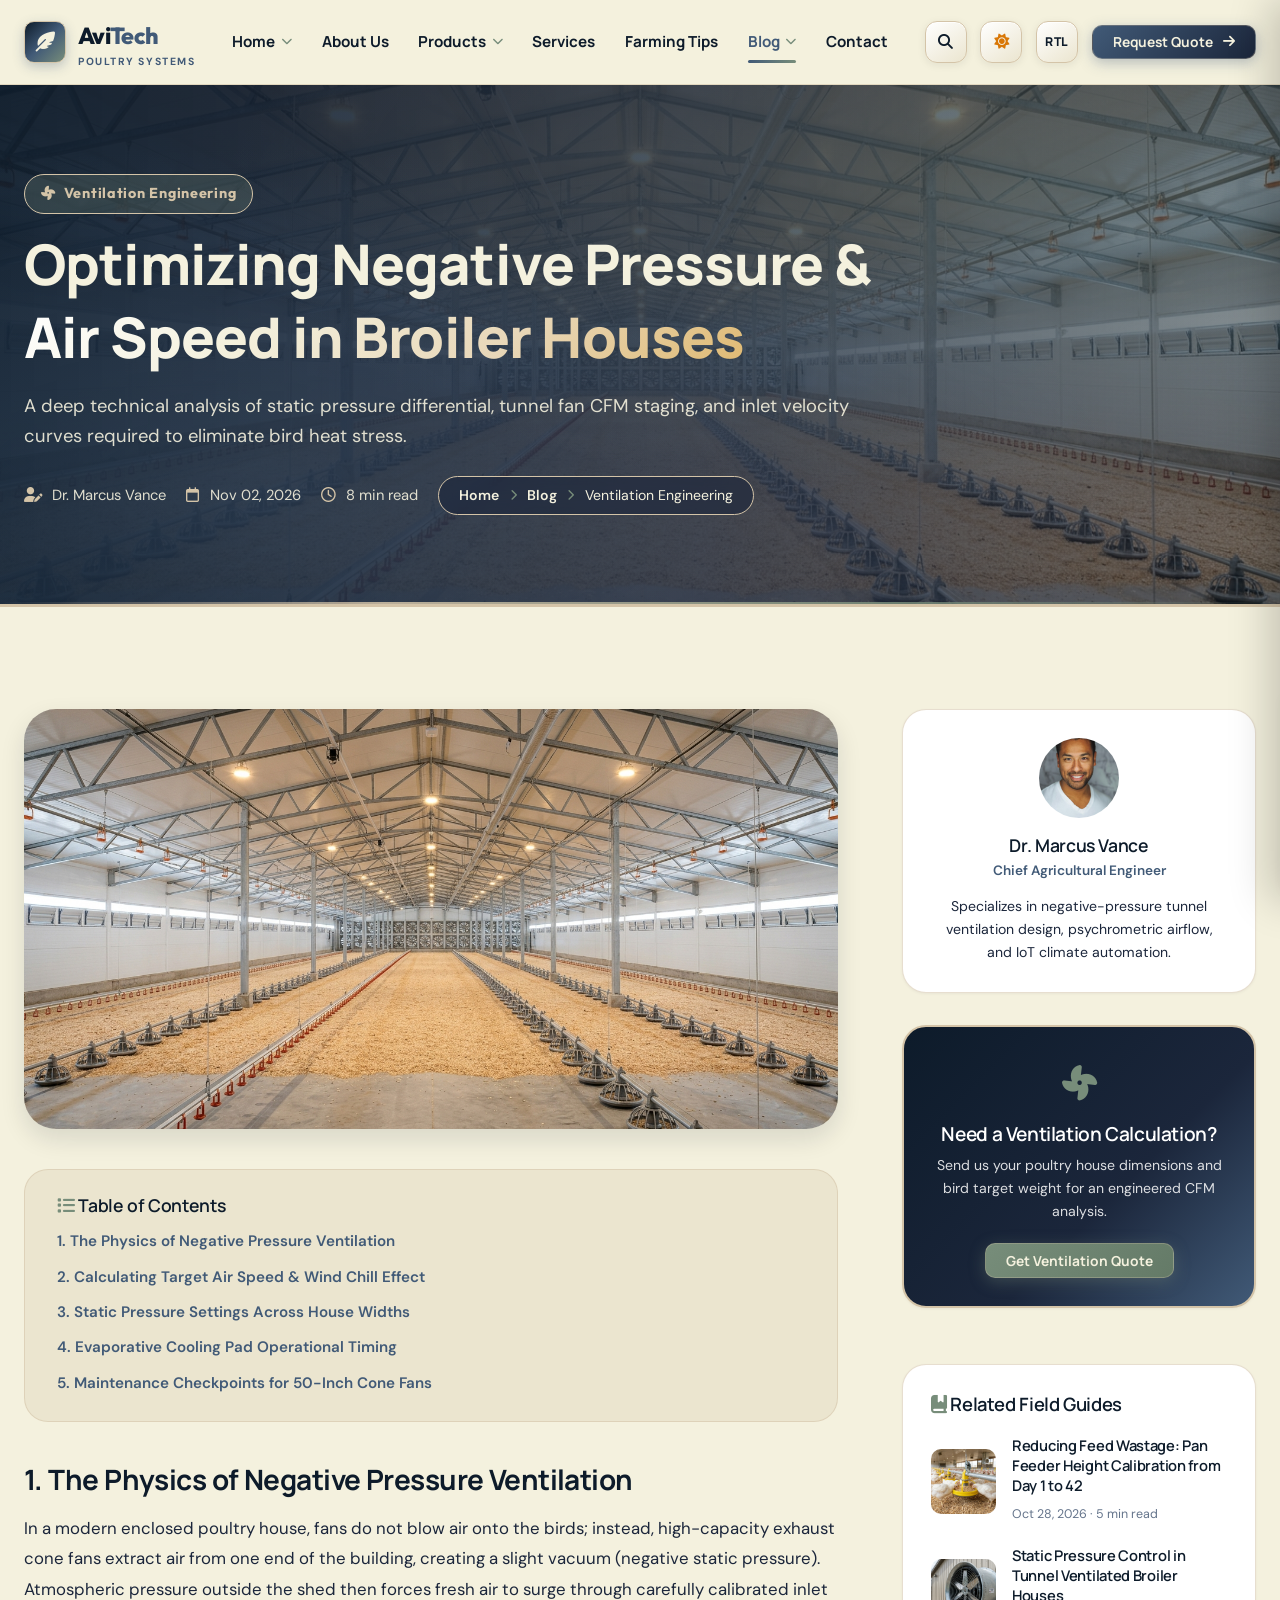
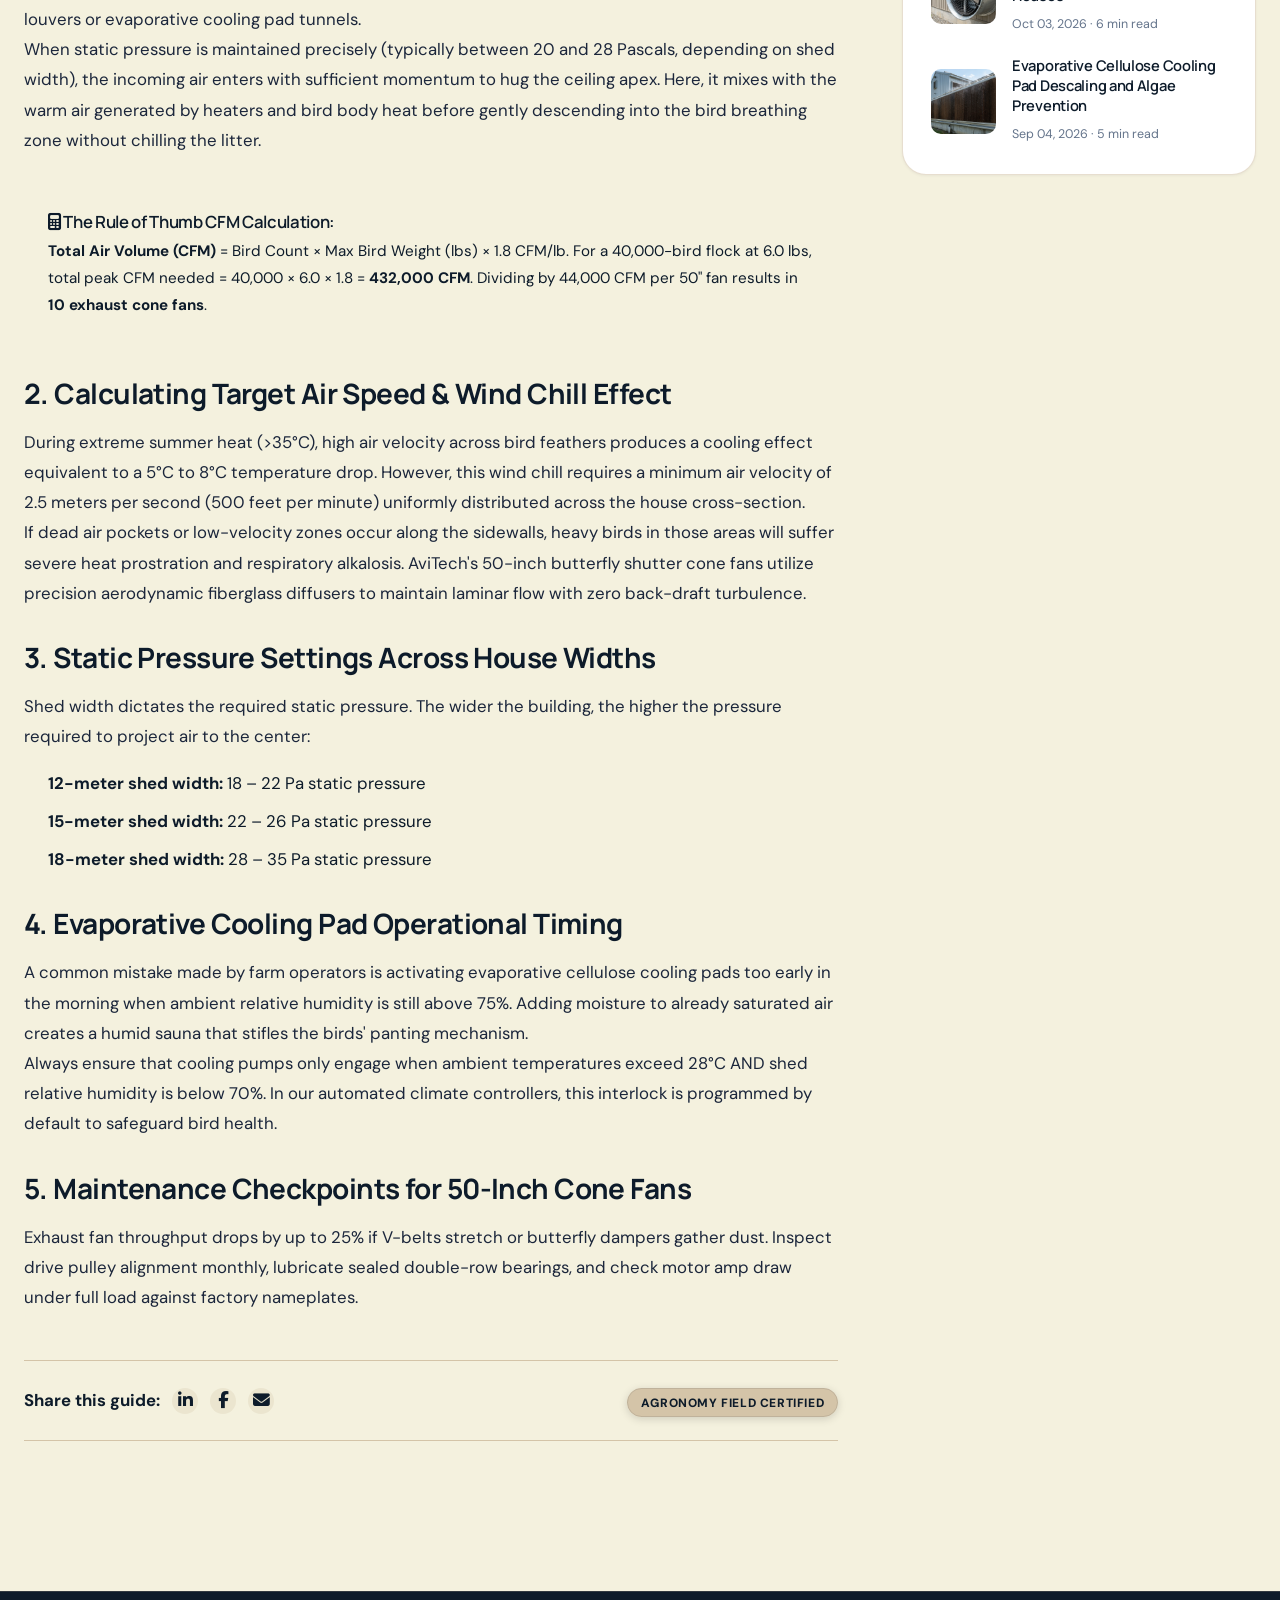
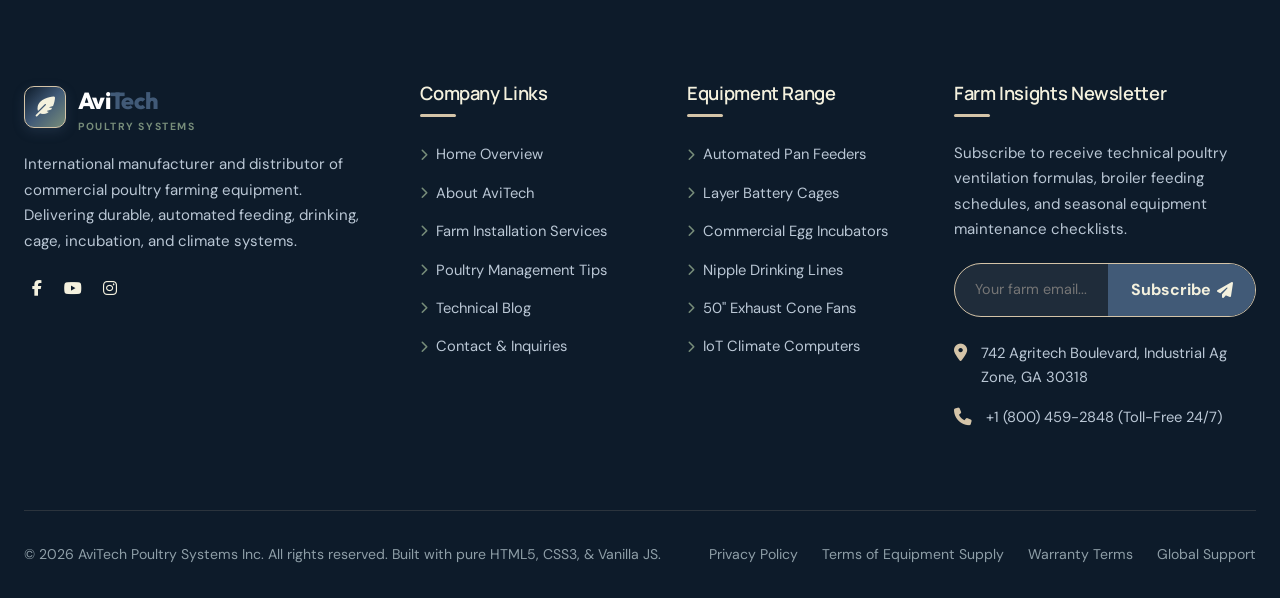
<file: blog-details.html>
<!DOCTYPE html>
<html lang="en" data-theme="light" dir="ltr">
<head>
  <meta charset="UTF-8">
  <meta name="viewport" content="width=device-width, initial-scale=1.0">
  <title>Optimizing Tunnel Ventilation & Static Pressure in Modern Broiler Houses | AviTech</title>
  <meta name="description" content="Technical engineering breakdown on calculating poultry shed CFM requirements, transitional ventilation static pressure, and evaporative cooling pad wet walls.">

  <!-- Open Graph -->
  <meta property="og:title" content="Tunnel Ventilation & Wind Chill Dynamics in Modern Broiler Houses | AviTech">
  <meta property="og:description" content="Engineering guidelines on air speed, static pressure, and evaporative cooling pads.">
  <meta property="og:type" content="article">

  <!-- Favicon & App Icons -->
  <link rel="icon" type="image/svg+xml" href="assets/images/favicon.svg">
  <link rel="icon" type="image/png" sizes="32x32" href="assets/images/favicon-32x32.png">
  <link rel="icon" type="image/png" sizes="16x16" href="assets/images/favicon-16x16.png">
  <link rel="apple-touch-icon" sizes="180x180" href="assets/images/apple-touch-icon.png">
  <link rel="shortcut icon" href="favicon.ico">
  <link rel="manifest" href="site.webmanifest">
  <meta name="theme-color" content="#0D1B2A">

  <!-- Google Fonts -->
  <link rel="preconnect" href="https://fonts.googleapis.com">
  <link rel="preconnect" href="https://fonts.gstatic.com" crossorigin>
  <link href="https://fonts.googleapis.com/css2?family=DM+Sans:ital,opsz,wght@0,9..40,100..1000;1,9..40,100..1000&family=Manrope:wght@300..800&family=Outfit:wght@400..800&display=swap" rel="stylesheet">

  <!-- Font Awesome 6 Icons -->
  <link rel="stylesheet" href="https://cdnjs.cloudflare.com/ajax/libs/font-awesome/6.5.1/css/all.min.css">

  <!-- Core Stylesheets -->
  <link rel="stylesheet" href="assets/css/style.css">
  <link rel="stylesheet" href="assets/css/animations.css">
  <link rel="stylesheet" href="assets/css/responsive.css">
</head>
<body>

  <!-- ==================== MAIN HEADER / NAVBAR ==================== -->
  <header class="site-header">
    <div class="container navbar-inner">
      <a href="index.html" class="site-logo">
        <div class="logo-badge"><i class="fa-solid fa-feather-pointed"></i></div>
        <div class="logo-text">Avi<span>Tech</span>
          <span class="logo-subtitle">Poultry Systems</span>
        </div>
      </a>

      <nav class="nav-menu" aria-label="Primary Navigation">
        <div class="nav-item">
          <a href="index.html" class="nav-link">Home <i class="fa-solid fa-chevron-down"></i></a>
          <div class="dropdown-menu">
            <a href="index.html" class="dropdown-link"><i class="fa-solid fa-house-chimney"></i> Modern Ag Landing</a>
            <a href="index-2.html" class="dropdown-link"><i class="fa-solid fa-industry"></i> Equipment Specialized</a>
          </div>
        </div>
        <div class="nav-item">
          <a href="about.html" class="nav-link">About Us</a>
        </div>
        <div class="nav-item">
          <a href="products.html" class="nav-link">Products <i class="fa-solid fa-chevron-down"></i></a>
          <div class="dropdown-menu">
            <a href="products.html" class="dropdown-link"><i class="fa-solid fa-boxes-stacked"></i> All Equipment Catalog</a>
            <a href="product-details.html?id=pan-feeder-pro" class="dropdown-link"><i class="fa-solid fa-wheat-awn"></i> Feeder Line System</a>
            <a href="product-details.html?id=layer-battery-cage" class="dropdown-link"><i class="fa-solid fa-table-cells"></i> Layer Battery Cages</a>
            <a href="product-details.html?id=industrial-egg-incubator" class="dropdown-link"><i class="fa-solid fa-egg"></i> Egg Incubators</a>
            <a href="product-details.html?id=tunnel-ventilation-fan" class="dropdown-link"><i class="fa-solid fa-fan"></i> Ventilation Fans</a>
          </div>
        </div>
        <div class="nav-item">
          <a href="services.html" class="nav-link">Services</a>
        </div>
        <div class="nav-item">
          <a href="farming-tips.html" class="nav-link">Farming Tips</a>
        </div>
        <div class="nav-item">
          <a href="blog.html" class="nav-link active">Blog <i class="fa-solid fa-chevron-down"></i></a>
          <div class="dropdown-menu">
            <a href="blog.html" class="dropdown-link"><i class="fa-solid fa-newspaper"></i> Articles & Guides</a>
            <a href="blog-details.html?article=tunnel-ventilation" class="dropdown-link"><i class="fa-solid fa-book-open"></i> Featured Article</a>
          </div>
        </div>
        <div class="nav-item">
          <a href="contact.html" class="nav-link">Contact</a>
        </div>
      </nav>

      <div class="header-actions">
        <button type="button" class="control-btn header-search-open-btn" aria-label="Search" title="Search Equipment">
          <i class="fa-solid fa-magnifying-glass"></i>
        </button>
        <button type="button" class="control-btn theme-toggle-btn" aria-label="Toggle Theme" title="Light Mode Active (Click for Dark Mode)">
          <i class="fa-solid fa-sun"></i>
        </button>
        <button type="button" class="control-btn rtl-toggle-btn" aria-label="Toggle RTL/LTR Direction" title="Toggle RTL/LTR Direction">
          RTL
        </button>
        <button type="button" class="btn btn-sm btn-primary" data-open-quote>
          <span>Request Quote</span> <i class="fa-solid fa-arrow-right"></i>
        </button>
        <button type="button" class="hamburger-btn" aria-label="Toggle Drawer">
          <span class="hamburger-line"></span>
          <span class="hamburger-line"></span>
          <span class="hamburger-line"></span>
        </button>
      </div>
    </div>
  </header>

  <!-- ==================== MOBILE NAVIGATION DRAWER ==================== -->
  <div class="drawer-overlay"></div>
  <aside class="mobile-drawer" aria-label="Mobile Navigation Drawer">
    <div class="drawer-header">
      <a href="index.html" class="site-logo">
        <div class="logo-badge"><i class="fa-solid fa-feather-pointed"></i></div>
        <div class="logo-text">Avi<span>Tech</span></div>
      </a>
      <button type="button" class="control-btn drawer-close-btn" aria-label="Close Drawer"><i class="fa-solid fa-xmark"></i></button>
    </div>
        <div class="mobile-nav-menu">
      <div>
        <a href="index.html" class="mobile-nav-link mobile-dropdown-toggle">
          <span>Home</span> <i class="fa-solid fa-chevron-down mobile-chevron"></i>
        </a>
        <div class="mobile-submenu">
          <a href="index.html" class="mobile-submenu-link"><i class="fa-solid fa-house-chimney"></i> Modern Ag Landing</a>
          <a href="index-2.html" class="mobile-submenu-link"><i class="fa-solid fa-industry"></i> Equipment Specialized</a>
        </div>
      </div>
      <a href="about.html" class="mobile-nav-link">About Us</a>
      <div>
        <a href="products.html" class="mobile-nav-link mobile-dropdown-toggle">
          <span>Products</span> <i class="fa-solid fa-chevron-down mobile-chevron"></i>
        </a>
        <div class="mobile-submenu">
          <a href="products.html" class="mobile-submenu-link"><i class="fa-solid fa-boxes-stacked"></i> All Equipment</a>
          <a href="product-details.html?id=pan-feeder-pro" class="mobile-submenu-link"><i class="fa-solid fa-wheat-awn"></i> Feeder Line System</a>
          <a href="product-details.html?id=layer-battery-cage" class="mobile-submenu-link"><i class="fa-solid fa-table-cells"></i> Layer Battery Cages</a>
          <a href="product-details.html?id=industrial-egg-incubator" class="mobile-submenu-link"><i class="fa-solid fa-egg"></i> Egg Incubators</a>
        </div>
      </div>
      <div>
        <a href="services.html" class="mobile-nav-link mobile-dropdown-toggle">
          <span>Services</span> <i class="fa-solid fa-chevron-down mobile-chevron"></i>
        </a>
        <div class="mobile-submenu">
          <a href="services.html" class="mobile-submenu-link"><i class="fa-solid fa-screwdriver-wrench"></i> All Farm Services</a>
          <a href="service-details.html" class="mobile-submenu-link"><i class="fa-solid fa-hammer"></i> Turnkey Installation</a>
        </div>
      </div>
      <a href="farming-tips.html" class="mobile-nav-link">Farming Tips</a>
      <a href="blog.html" class="mobile-nav-link active">Blog & News</a>
      <a href="contact.html" class="mobile-nav-link">Contact Us</a>
    </div>
    <div style="margin-top: auto; display: flex; flex-direction: column; gap: 0.75rem;">
      <a href="contact.html#quote-section" class="btn btn-secondary w-100 mobile-drawer-quote-btn">
        <i class="fa-solid fa-calculator"></i> Request a Quote
      </a>
      <div style="display: flex; justify-content: space-around; padding-top: 1rem; border-top: 1px solid var(--border-light);">
        <button type="button" class="btn-text theme-toggle-btn"><i class="fa-solid fa-sun"></i> Light Mode</button>
        <button type="button" class="btn-text rtl-toggle-btn"><i class="fa-solid fa-globe"></i> RTL</button>
      </div>
    </div>
  </aside>

  <!-- ==================== PAGE HERO ==================== -->
  <section class="page-hero-cinema" aria-label="Article Details Hero">
    <img id="bd-hero-bg" src="assets/images/hero/hero-blog-details.jpg" alt="Optimizing Negative Pressure & Air Speed in Modern Broiler Houses" class="hero-slide-bg">
    <div class="hero-slide-overlay"></div>
    <div class="container hero-slide-container">
      <div class="hero-slide-content" style="max-width: 860px;">
        <span class="hero-tag" id="bd-hero-tag"><i class="fa-solid fa-fan"></i> Ventilation Engineering</span>
        <h1 class="hero-title" id="bd-hero-title">Optimizing Negative Pressure & <br><span class="text-gradient">Air Speed in Broiler Houses</span></h1>
        <p class="hero-description" id="bd-hero-desc">A deep technical analysis of static pressure differential, tunnel fan CFM staging, and inlet velocity curves required to eliminate bird heat stress.</p>
        <div class="hero-meta-row">
          <div style="display: inline-flex; align-items: center; gap: 1.25rem; flex-wrap: wrap; font-size: 0.92rem; color: rgba(244, 241, 222, 0.9);">
            <span><i class="fa-solid fa-user-pen" style="color: var(--c-warm-sand); margin-right: 0.4rem;"></i> <span id="bd-author-name">Dr. Marcus Vance</span></span>
            <span><i class="fa-regular fa-calendar" style="color: var(--c-warm-sand); margin-right: 0.4rem;"></i> <span id="bd-article-date">Nov 02, 2026</span></span>
            <span><i class="fa-regular fa-clock" style="color: var(--c-warm-sand); margin-right: 0.4rem;"></i> <span id="bd-read-time">8 min read</span></span>
          </div>
          <nav class="breadcrumbs" aria-label="Breadcrumb">
            <a href="index.html">Home</a>
            <i class="fa-solid fa-chevron-right"></i>
            <a href="blog.html">Blog</a>
            <i class="fa-solid fa-chevron-right"></i>
            <span id="bd-breadcrumb-title">Ventilation Engineering</span>
          </nav>
        </div>
      </div>
    </div>
  </section>

  <!-- ==================== ARTICLE BODY & SIDEBAR ==================== -->
  <section class="section">
    <div class="container">
      <!-- Main Article Layout: Article + Sidebar -->
      <div class="blog-layout-grid blog-details-layout">
        <!-- Left: Article Content -->
        <article class="reveal-up article-main-content">
          <!-- Article Cover Image -->
          <div class="article-cover-wrap">
            <img id="bd-cover-img" src="assets/images/blog/blog-1.jpg" alt="Commercial Poultry Exhaust Cone Fans">
          </div>

          <!-- Table of Contents -->
          <div class="article-toc" id="bd-toc-card">
            <h4 style="font-size: 1.1rem; margin-bottom: 0.75rem;"><i class="fa-solid fa-list" style="color: var(--c-sage-green);"></i> Table of Contents</h4>
            <ul id="bd-toc-list" style="display: flex; flex-direction: column; gap: 0.5rem; font-size: 0.95rem;">
              <li><a href="#section-intro" style="color: var(--c-slate-blue); font-weight: 600;">1. The Physics of Negative Pressure Ventilation</a></li>
              <li><a href="#section-speed" style="color: var(--c-slate-blue); font-weight: 600;">2. Calculating Target Air Speed & Wind Chill Effect</a></li>
              <li><a href="#section-static" style="color: var(--c-slate-blue); font-weight: 600;">3. Static Pressure Settings Across House Widths</a></li>
              <li><a href="#section-cooling" style="color: var(--c-slate-blue); font-weight: 600;">4. Evaporative Cooling Pad Operational Timing</a></li>
              <li><a href="#section-conclusion" style="color: var(--c-slate-blue); font-weight: 600;">5. Maintenance Checkpoints for 50-Inch Cone Fans</a></li>
            </ul>
          </div>

          <!-- Dynamic Article Body -->
          <div id="bd-article-body">
            <h2 id="section-intro" style="font-size: 1.75rem; margin-block: 2rem 1rem;">1. The Physics of Negative Pressure Ventilation</h2>
            <p>
              In a modern enclosed poultry house, fans do not blow air onto the birds; instead, high-capacity exhaust cone fans extract air from one end of the building, creating a slight vacuum (negative static pressure). Atmospheric pressure outside the shed then forces fresh air to surge through carefully calibrated inlet louvers or evaporative cooling pad tunnels.
            </p>
            <p>
              When static pressure is maintained precisely (typically between 20 and 28 Pascals, depending on shed width), the incoming air enters with sufficient momentum to hug the ceiling apex. Here, it mixes with the warm air generated by heaters and bird body heat before gently descending into the bird breathing zone without chilling the litter.
            </p>

            <!-- Engineering Callout Box -->
            <div style="background: var(--color-accent-soft); border-inline-start: 4px solid var(--color-accent); border-radius: var(--radius-md); padding: 1.5rem; margin-block: 2rem;">
              <h4 style="font-size: 1.05rem; margin-bottom: 0.35rem; color: var(--color-primary-dark);"><i class="fa-solid fa-calculator"></i> The Rule of Thumb CFM Calculation:</h4>
              <p style="margin: 0; font-size: 0.95rem; color: var(--text-main);">
                <strong>Total Air Volume (CFM)</strong> = Bird Count &times; Max Bird Weight (lbs) &times; 1.8 CFM/lb. For a 40,000-bird flock at 6.0 lbs, total peak CFM needed = 40,000 &times; 6.0 &times; 1.8 = <strong>432,000 CFM</strong>. Dividing by 44,000 CFM per 50" fan results in <strong>10 exhaust cone fans</strong>.
              </p>
            </div>

            <h2 id="section-speed" style="font-size: 1.75rem; margin-block: 2rem 1rem;">2. Calculating Target Air Speed & Wind Chill Effect</h2>
            <p>
              During extreme summer heat (&gt;35°C), high air velocity across bird feathers produces a cooling effect equivalent to a 5°C to 8°C temperature drop. However, this wind chill requires a minimum air velocity of 2.5 meters per second (500 feet per minute) uniformly distributed across the house cross-section.
            </p>
            <p>
              If dead air pockets or low-velocity zones occur along the sidewalls, heavy birds in those areas will suffer severe heat prostration and respiratory alkalosis. AviTech's 50-inch butterfly shutter cone fans utilize precision aerodynamic fiberglass diffusers to maintain laminar flow with zero back-draft turbulence.
            </p>

            <h2 id="section-static" style="font-size: 1.75rem; margin-block: 2rem 1rem;">3. Static Pressure Settings Across House Widths</h2>
            <p>
              Shed width dictates the required static pressure. The wider the building, the higher the pressure required to project air to the center:
            </p>
            <ul style="margin-left: 1.5rem; margin-block: 1rem; display: flex; flex-direction: column; gap: 0.5rem;">
              <li><strong>12-meter shed width:</strong> 18 – 22 Pa static pressure</li>
              <li><strong>15-meter shed width:</strong> 22 – 26 Pa static pressure</li>
              <li><strong>18-meter shed width:</strong> 28 – 35 Pa static pressure</li>
            </ul>

            <h2 id="section-cooling" style="font-size: 1.75rem; margin-block: 2rem 1rem;">4. Evaporative Cooling Pad Operational Timing</h2>
            <p>
              A common mistake made by farm operators is activating evaporative cellulose cooling pads too early in the morning when ambient relative humidity is still above 75%. Adding moisture to already saturated air creates a humid sauna that stifles the birds' panting mechanism.
            </p>
            <p>
              Always ensure that cooling pumps only engage when ambient temperatures exceed 28°C AND shed relative humidity is below 70%. In our automated climate controllers, this interlock is programmed by default to safeguard bird health.
            </p>
          </div>

          <!-- Social Share & Author Card -->
          <div style="border-top: 1px solid var(--border-medium); border-bottom: 1px solid var(--border-medium); padding-block: 1.5rem; margin-block: 3rem; display: flex; justify-content: space-between; align-items: center; flex-wrap: wrap; gap: 1rem;">
            <div style="display: flex; align-items: center; gap: 0.75rem;">
              <span style="font-weight: 700;">Share this guide:</span>
              <a href="#" class="topbar-social-link" style="background: var(--bg-surface-secondary); color: var(--text-main);" aria-label="Share on LinkedIn"><i class="fa-brands fa-linkedin-in"></i></a>
              <a href="#" class="topbar-social-link" style="background: var(--bg-surface-secondary); color: var(--text-main);" aria-label="Share on Facebook"><i class="fa-brands fa-facebook-f"></i></a>
              <a href="#" class="topbar-social-link" style="background: var(--bg-surface-secondary); color: var(--text-main);" aria-label="Share via Email"><i class="fa-solid fa-envelope"></i></a>
            </div>
            <div>
              <span id="bd-article-badge" class="product-badge" style="position: static;">Agronomy Field Certified</span>
            </div>
          </div>
        </article>

        <!-- Right: Blog Sidebar -->
        <aside class="blog-sidebar">
          <!-- Author Bio -->
          <div class="blog-widget" style="text-align: center;">
            <img id="bd-sidebar-author-avatar" src="assets/images/team/team-1.jpg" alt="Dr. Marcus Vance" style="width: 80px; height: 80px; border-radius: 50%; object-fit: cover; margin: 0 auto 1rem;">
            <h4 id="bd-sidebar-author-name" style="font-size: 1.1rem; margin-bottom: 0.25rem;">Dr. Marcus Vance</h4>
            <span id="bd-sidebar-author-role" style="font-size: 0.85rem; color: var(--c-slate-blue); font-weight: 600; display: block; margin-bottom: 0.75rem;">Chief Agricultural Engineer</span>
            <p id="bd-sidebar-author-bio" style="font-size: 0.88rem; color: var(--text-secondary); margin: 0;">Specializes in negative-pressure tunnel ventilation design, psychrometric airflow, and IoT climate automation.</p>
          </div>

          <!-- Quick Quote Box -->
          <div class="blog-widget blog-cta-widget" style="background: linear-gradient(135deg, #0D1B2A 0%, #1B263B 60%, #415A77 100%); border: 2px solid var(--c-warm-sand); color: #ffffff; text-align: center;">
            <div id="bd-sidebar-cta-icon" style="font-size: 2.2rem; color: var(--c-sage-green); margin-bottom: 0.5rem;"><i class="fa-solid fa-fan"></i></div>
            <h4 id="bd-sidebar-cta-title" style="color: #ffffff; font-size: 1.2rem; margin-bottom: 0.5rem;">Need a Ventilation Calculation?</h4>
            <p id="bd-sidebar-cta-desc" style="font-size: 0.88rem; color: rgba(255,255,255,0.85); margin-bottom: 1.25rem;">Send us your poultry house dimensions and bird target weight for an engineered CFM analysis.</p>
            <button id="bd-sidebar-cta-btn" type="button" class="btn btn-secondary btn-sm w-100" data-open-quote data-product-name="Tunnel Ventilation Sizing" data-category="Ventilation Systems">Get Ventilation Quote</button>
          </div>

          <!-- Related Field Guides Widget -->
          <div class="blog-widget" id="bd-related-widget" style="margin-top: 1.5rem;">
            <h4 style="font-size: 1.15rem; margin-bottom: 1.25rem;"><i class="fa-solid fa-book-bookmark" style="color: var(--c-sage-green);"></i> Related Field Guides</h4>
            <div id="bd-related-list" style="display: flex; flex-direction: column; gap: 1.25rem;"></div>
          </div>
        </aside>
      </div>
    </div>
  </section>

  <!-- ==================== FOOTER ==================== -->
  <footer class="site-footer">
    <div class="container">
      <div class="footer-grid">
        <!-- Col 1: Brand Info -->
        <div class="footer-col">
          <a href="index.html" class="site-logo" style="color: #ffffff;">
            <div class="logo-badge"><i class="fa-solid fa-feather-pointed"></i></div>
            <div class="logo-text">Avi<span>Tech</span>
              <span class="logo-subtitle" style="color: var(--c-sage-green);">Poultry Systems</span>
            </div>
          </a>
          <p class="footer-desc">
            International manufacturer and distributor of commercial poultry farming equipment. Delivering durable, automated feeding, drinking, cage, incubation, and climate systems.
          </p>
          <div class="topbar-socials" style="margin-top: 1rem;">
            <a href="#" class="topbar-social-link" aria-label="Facebook"><i class="fa-brands fa-facebook-f"></i></a>
            <a href="#" class="topbar-social-link" aria-label="YouTube"><i class="fa-brands fa-youtube"></i></a>
            <a href="#" class="topbar-social-link" aria-label="Instagram"><i class="fa-brands fa-instagram"></i></a>
          </div>
        </div>

        <!-- Col 2: Quick Links -->
        <div class="footer-col">
          <h4>Company Links</h4>
          <ul class="footer-links">
            <li><a href="index.html" class="footer-link"><i class="fa-solid fa-chevron-right"></i> Home Overview</a></li>
            <li><a href="about.html" class="footer-link"><i class="fa-solid fa-chevron-right"></i> About AviTech</a></li>
            <li><a href="services.html" class="footer-link"><i class="fa-solid fa-chevron-right"></i> Farm Installation Services</a></li>
            <li><a href="farming-tips.html" class="footer-link"><i class="fa-solid fa-chevron-right"></i> Poultry Management Tips</a></li>
            <li><a href="blog.html" class="footer-link"><i class="fa-solid fa-chevron-right"></i> Technical Blog</a></li>
            <li><a href="contact.html" class="footer-link"><i class="fa-solid fa-chevron-right"></i> Contact & Inquiries</a></li>
          </ul>
        </div>

        <!-- Col 3: Product Categories -->
        <div class="footer-col">
          <h4>Equipment Range</h4>
          <ul class="footer-links">
            <li><a href="products.html?filter=feeders" class="footer-link"><i class="fa-solid fa-chevron-right"></i> Automated Pan Feeders</a></li>
            <li><a href="products.html?filter=cages" class="footer-link"><i class="fa-solid fa-chevron-right"></i> Layer Battery Cages</a></li>
            <li><a href="products.html?filter=incubators" class="footer-link"><i class="fa-solid fa-chevron-right"></i> Commercial Egg Incubators</a></li>
            <li><a href="products.html?filter=drinking" class="footer-link"><i class="fa-solid fa-chevron-right"></i> Nipple Drinking Lines</a></li>
            <li><a href="products.html?filter=ventilation" class="footer-link"><i class="fa-solid fa-chevron-right"></i> 50" Exhaust Cone Fans</a></li>
            <li><a href="products.html?filter=automation" class="footer-link"><i class="fa-solid fa-chevron-right"></i> IoT Climate Computers</a></li>
          </ul>
        </div>

        <!-- Col 4: Newsletter & Contact -->
        <div class="footer-col">
          <h4>Farm Insights Newsletter</h4>
          <p class="footer-desc" style="margin-top: 0;">
            Subscribe to receive technical poultry ventilation formulas, broiler feeding schedules, and seasonal equipment maintenance checklists.
          </p>
          <form class="newsletter-form" novalidate>
            <div class="newsletter-box">
              <input type="email" class="newsletter-input" placeholder="Your farm email..." required>
              <button type="submit" class="newsletter-btn" aria-label="Subscribe to newsletter">
                <span>Subscribe</span> <i class="fa-solid fa-paper-plane" style="margin-inline-start: 6px;"></i>
              </button>
            </div>
          </form>
          <div style="margin-top: 1.5rem;">
            <div class="footer-contact-item">
              <i class="fa-solid fa-location-dot"></i>
              <span>742 Agritech Boulevard, Industrial Ag Zone, GA 30318</span>
            </div>
            <div class="footer-contact-item">
              <i class="fa-solid fa-phone"></i>
              <span>+1 (800) 459-2848 (Toll-Free 24/7)</span>
            </div>
          </div>
        </div>
      </div>

      <div class="footer-bottom">
        <div>
          &copy; 2026 AviTech Poultry Systems Inc. All rights reserved. Built with pure HTML5, CSS3, & Vanilla JS.
        </div>
        <div class="footer-bottom-links">
          <a href="#">Privacy Policy</a>
          <a href="#">Terms of Equipment Supply</a>
          <a href="#">Warranty Terms</a>
          <a href="contact.html">Global Support</a>
        </div>
      </div>
    </div>
  </footer>

  <!-- ==================== SCRIPTS ==================== -->
  <script src="assets/js/theme.js"></script>
  <script src="assets/js/slider.js"></script>
  <script src="assets/js/animations.js"></script>
  <script src="assets/js/products.js"></script>
  <script src="assets/js/forms.js"></script>
  <script src="assets/js/main.js"></script>
</body>
</html>
</file>
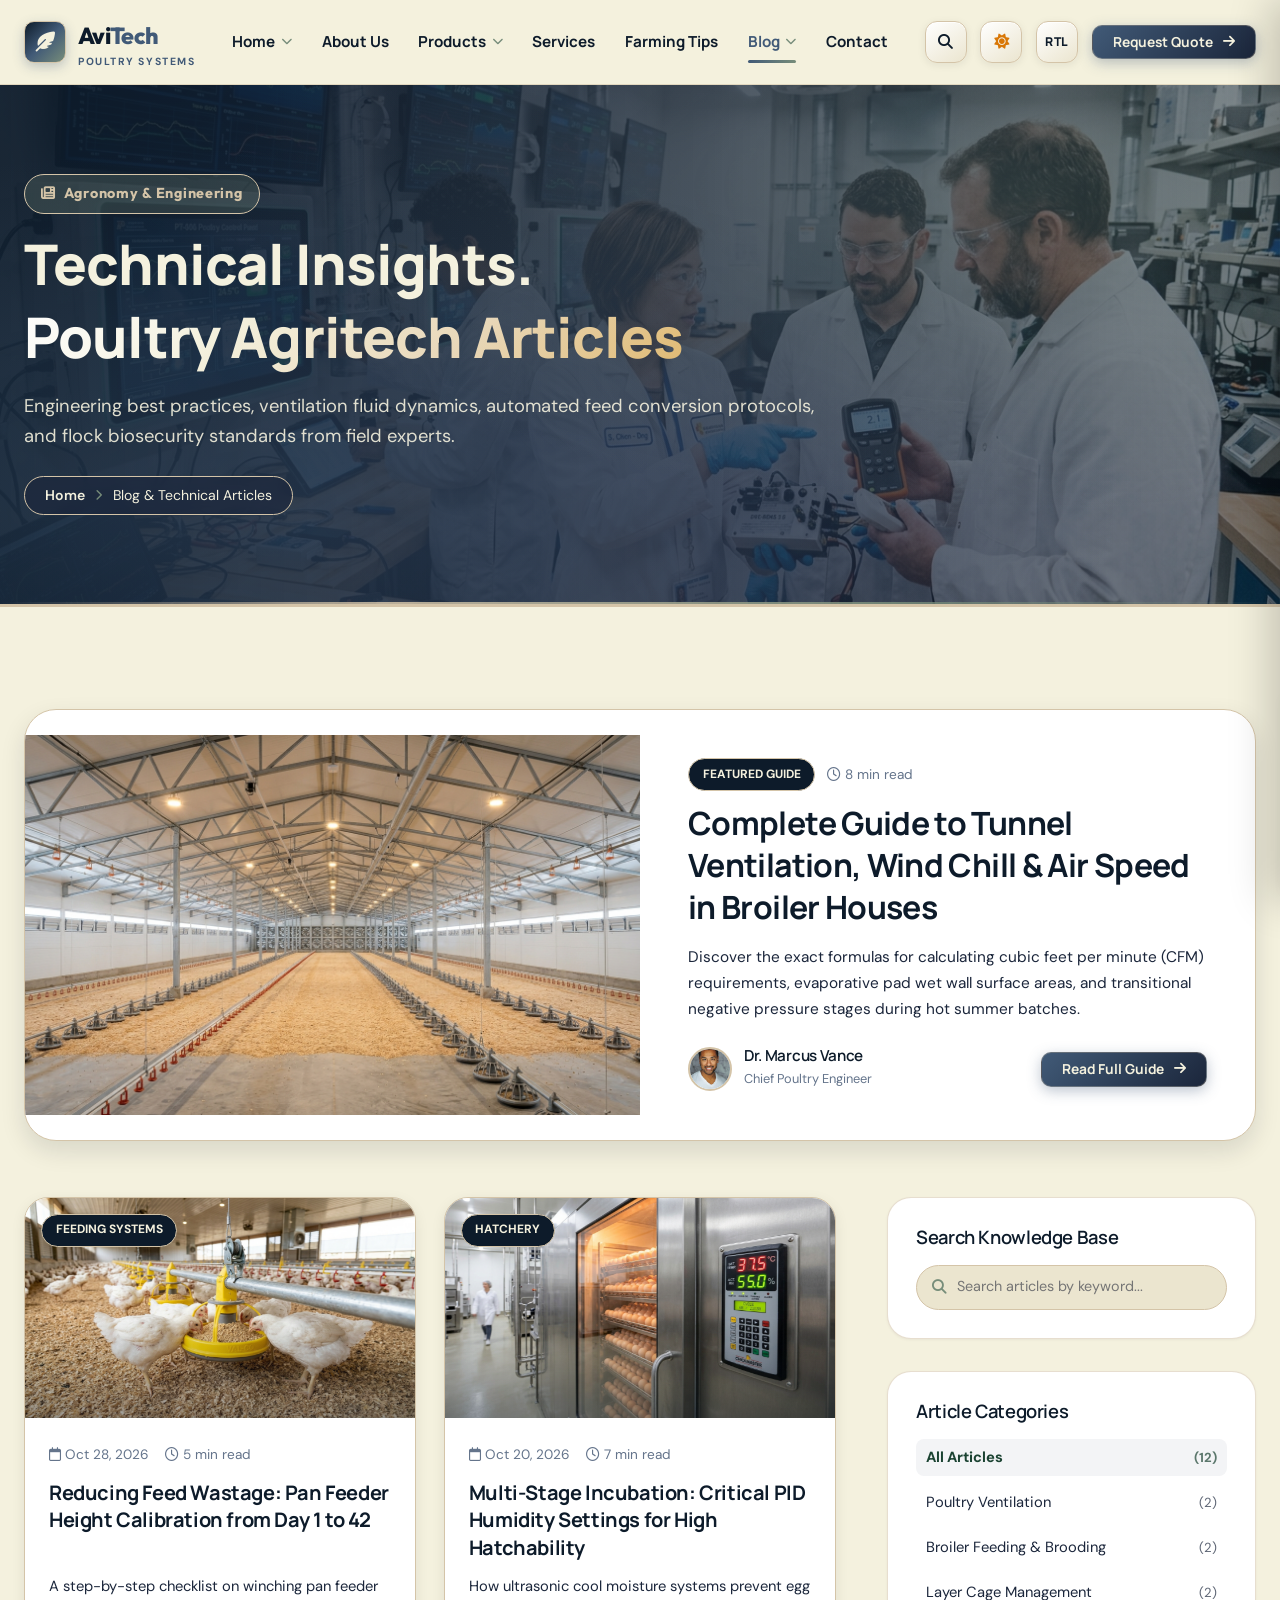
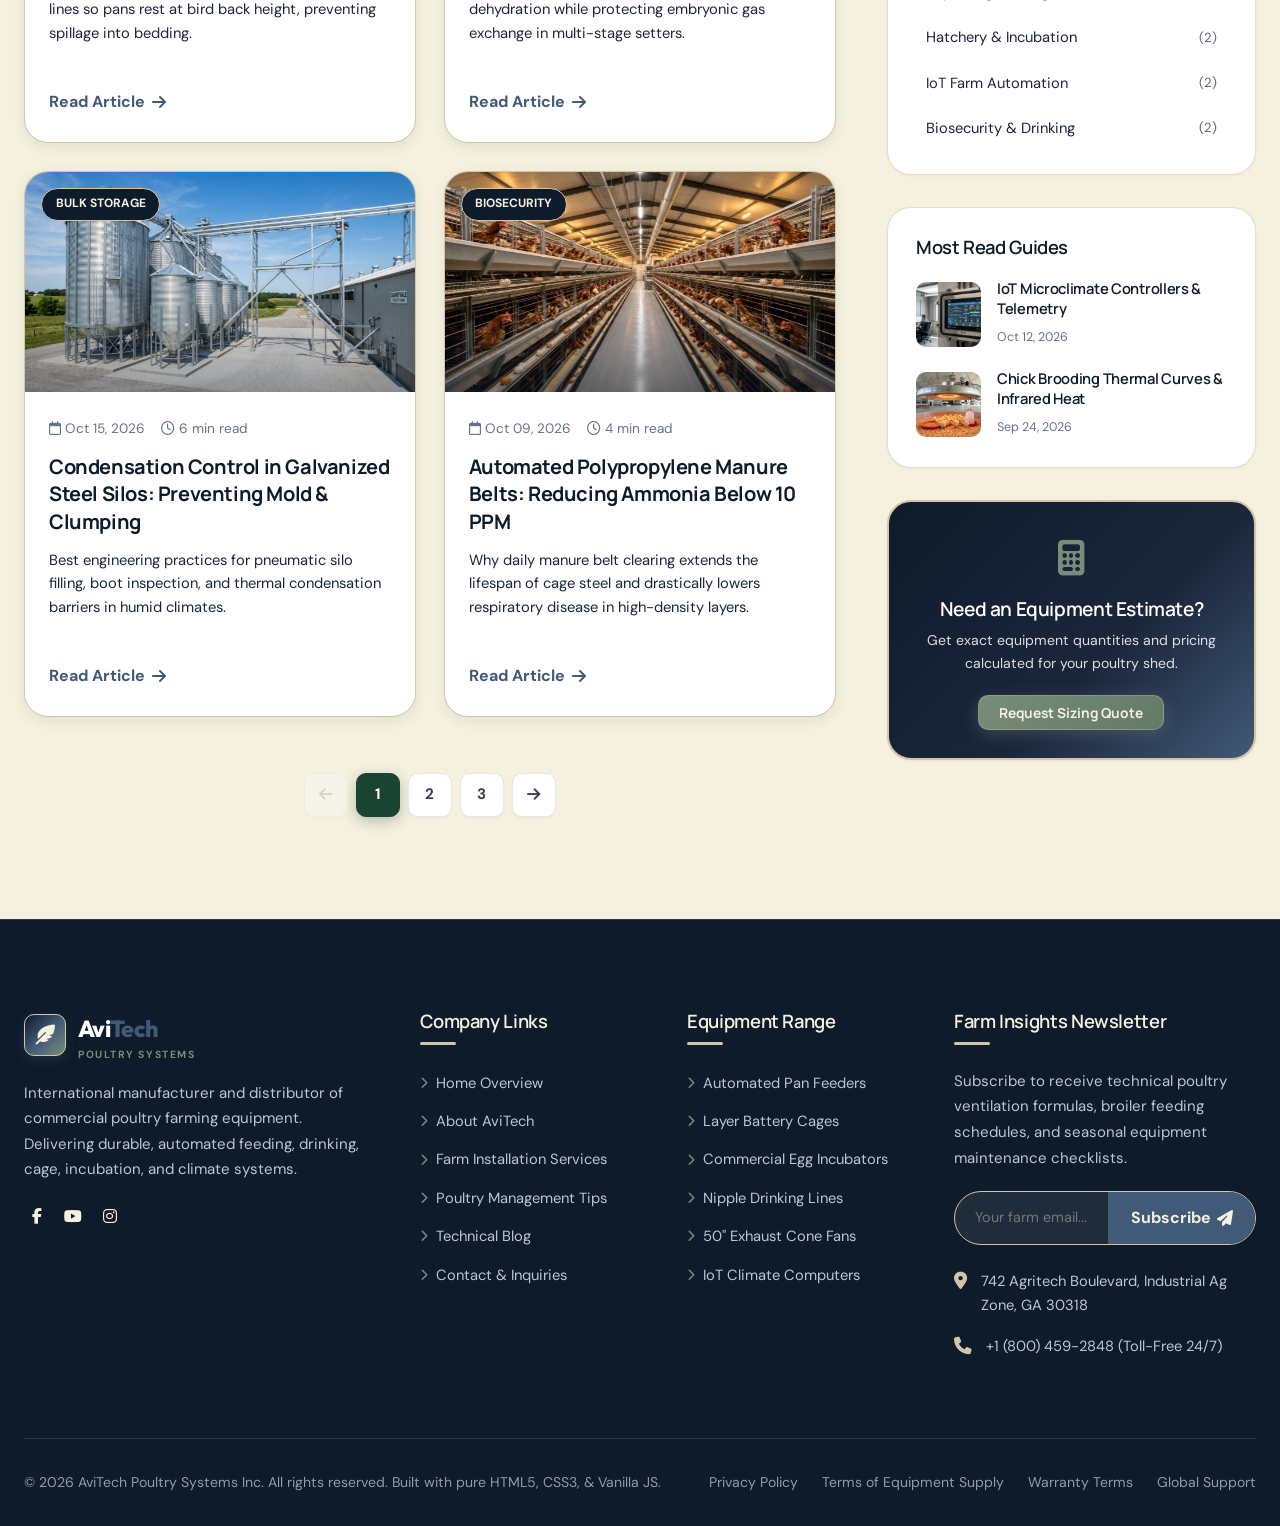
<file: blog.html>
<!DOCTYPE html>
<html lang="en" data-theme="light" dir="ltr">
<head>
  <meta charset="UTF-8">
  <meta name="viewport" content="width=device-width, initial-scale=1.0">
  <title>Poultry Farming & Agritech Insights Blog | AviTech Systems</title>
  <meta name="description" content="Technical poultry farming articles, broiler FCR guides, layer cage management, hatchery humidity best practices, and automation technology.">

  <!-- Open Graph -->
  <meta property="og:title" content="Commercial Poultry Farming Blog & Agritech Articles | AviTech">
  <meta property="og:description" content="Practical guides and technical equipment studies written by poultry system specialists.">
  <meta property="og:type" content="blog">

  <!-- Favicon & App Icons -->
  <link rel="icon" type="image/svg+xml" href="assets/images/favicon.svg">
  <link rel="icon" type="image/png" sizes="32x32" href="assets/images/favicon-32x32.png">
  <link rel="icon" type="image/png" sizes="16x16" href="assets/images/favicon-16x16.png">
  <link rel="apple-touch-icon" sizes="180x180" href="assets/images/apple-touch-icon.png">
  <link rel="shortcut icon" href="favicon.ico">
  <link rel="manifest" href="site.webmanifest">
  <meta name="theme-color" content="#0D1B2A">

  <!-- Google Fonts -->
  <link rel="preconnect" href="https://fonts.googleapis.com">
  <link rel="preconnect" href="https://fonts.gstatic.com" crossorigin>
  <link href="https://fonts.googleapis.com/css2?family=DM+Sans:ital,opsz,wght@0,9..40,100..1000;1,9..40,100..1000&family=Manrope:wght@300..800&family=Outfit:wght@400..800&display=swap" rel="stylesheet">

  <!-- Font Awesome 6 Icons -->
  <link rel="stylesheet" href="https://cdnjs.cloudflare.com/ajax/libs/font-awesome/6.5.1/css/all.min.css">

  <!-- Core Stylesheets -->
  <link rel="stylesheet" href="assets/css/style.css">
  <link rel="stylesheet" href="assets/css/animations.css">
  <link rel="stylesheet" href="assets/css/responsive.css">
</head>
<body>

  <!-- ==================== MAIN HEADER / NAVBAR ==================== -->
  <header class="site-header">
    <div class="container navbar-inner">
      <a href="index.html" class="site-logo">
        <div class="logo-badge"><i class="fa-solid fa-feather-pointed"></i></div>
        <div class="logo-text">Avi<span>Tech</span>
          <span class="logo-subtitle">Poultry Systems</span>
        </div>
      </a>

      <nav class="nav-menu" aria-label="Primary Navigation">
        <div class="nav-item">
          <a href="index.html" class="nav-link">Home <i class="fa-solid fa-chevron-down"></i></a>
          <div class="dropdown-menu">
            <a href="index.html" class="dropdown-link"><i class="fa-solid fa-house-chimney"></i> Modern Ag Landing</a>
            <a href="index-2.html" class="dropdown-link"><i class="fa-solid fa-industry"></i> Equipment Specialized</a>
          </div>
        </div>
        <div class="nav-item">
          <a href="about.html" class="nav-link">About Us</a>
        </div>
        <div class="nav-item">
          <a href="products.html" class="nav-link">Products <i class="fa-solid fa-chevron-down"></i></a>
          <div class="dropdown-menu">
            <a href="products.html" class="dropdown-link"><i class="fa-solid fa-boxes-stacked"></i> All Equipment Catalog</a>
            <a href="product-details.html?id=pan-feeder-pro" class="dropdown-link"><i class="fa-solid fa-wheat-awn"></i> Feeder Line System</a>
            <a href="product-details.html?id=layer-battery-cage" class="dropdown-link"><i class="fa-solid fa-table-cells"></i> Layer Battery Cages</a>
            <a href="product-details.html?id=industrial-egg-incubator" class="dropdown-link"><i class="fa-solid fa-egg"></i> Egg Incubators</a>
            <a href="product-details.html?id=tunnel-ventilation-fan" class="dropdown-link"><i class="fa-solid fa-fan"></i> Ventilation Fans</a>
          </div>
        </div>
        <div class="nav-item">
          <a href="services.html" class="nav-link">Services</a>
        </div>
        <div class="nav-item">
          <a href="farming-tips.html" class="nav-link">Farming Tips</a>
        </div>
        <div class="nav-item">
          <a href="blog.html" class="nav-link active">Blog <i class="fa-solid fa-chevron-down"></i></a>
          <div class="dropdown-menu">
            <a href="blog.html" class="dropdown-link"><i class="fa-solid fa-newspaper"></i> All Articles</a>
            <a href="blog-details.html?article=tunnel-ventilation" class="dropdown-link"><i class="fa-solid fa-book-open"></i> Featured Article</a>
          </div>
        </div>
        <div class="nav-item">
          <a href="contact.html" class="nav-link">Contact</a>
        </div>
      </nav>

      <div class="header-actions">
        <button type="button" class="control-btn header-search-open-btn" aria-label="Search Catalog" title="Search Equipment">
          <i class="fa-solid fa-magnifying-glass"></i>
        </button>
        <button type="button" class="control-btn theme-toggle-btn" aria-label="Toggle Theme" title="Light Mode Active (Click for Dark Mode)">
          <i class="fa-solid fa-sun"></i>
        </button>
        <button type="button" class="control-btn rtl-toggle-btn" aria-label="Toggle RTL/LTR Direction" title="Toggle RTL/LTR Direction">
          RTL
        </button>
        <button type="button" class="btn btn-sm btn-primary" data-open-quote>
          <span>Request Quote</span> <i class="fa-solid fa-arrow-right"></i>
        </button>
        <button type="button" class="hamburger-btn" aria-label="Toggle Navigation Drawer">
          <span class="hamburger-line"></span>
          <span class="hamburger-line"></span>
          <span class="hamburger-line"></span>
        </button>
      </div>
    </div>
  </header>

  <!-- ==================== MOBILE NAVIGATION DRAWER ==================== -->
  <div class="drawer-overlay"></div>
  <aside class="mobile-drawer" aria-label="Mobile Navigation Drawer">
    <div class="drawer-header">
      <a href="index.html" class="site-logo">
        <div class="logo-badge"><i class="fa-solid fa-feather-pointed"></i></div>
        <div class="logo-text">Avi<span>Tech</span></div>
      </a>
      <button type="button" class="control-btn drawer-close-btn" aria-label="Close Drawer"><i class="fa-solid fa-xmark"></i></button>
    </div>
        <div class="mobile-nav-menu">
      <div>
        <a href="index.html" class="mobile-nav-link mobile-dropdown-toggle">
          <span>Home</span> <i class="fa-solid fa-chevron-down mobile-chevron"></i>
        </a>
        <div class="mobile-submenu">
          <a href="index.html" class="mobile-submenu-link"><i class="fa-solid fa-house-chimney"></i> Modern Ag Landing</a>
          <a href="index-2.html" class="mobile-submenu-link"><i class="fa-solid fa-industry"></i> Equipment Specialized</a>
        </div>
      </div>
      <a href="about.html" class="mobile-nav-link">About Us</a>
      <div>
        <a href="products.html" class="mobile-nav-link mobile-dropdown-toggle">
          <span>Products</span> <i class="fa-solid fa-chevron-down mobile-chevron"></i>
        </a>
        <div class="mobile-submenu">
          <a href="products.html" class="mobile-submenu-link"><i class="fa-solid fa-boxes-stacked"></i> All Equipment</a>
          <a href="product-details.html?id=pan-feeder-pro" class="mobile-submenu-link"><i class="fa-solid fa-wheat-awn"></i> Feeder Line System</a>
          <a href="product-details.html?id=layer-battery-cage" class="mobile-submenu-link"><i class="fa-solid fa-table-cells"></i> Layer Battery Cages</a>
          <a href="product-details.html?id=industrial-egg-incubator" class="mobile-submenu-link"><i class="fa-solid fa-egg"></i> Egg Incubators</a>
        </div>
      </div>
      <div>
        <a href="services.html" class="mobile-nav-link mobile-dropdown-toggle">
          <span>Services</span> <i class="fa-solid fa-chevron-down mobile-chevron"></i>
        </a>
        <div class="mobile-submenu">
          <a href="services.html" class="mobile-submenu-link"><i class="fa-solid fa-screwdriver-wrench"></i> All Farm Services</a>
          <a href="service-details.html" class="mobile-submenu-link"><i class="fa-solid fa-hammer"></i> Turnkey Installation</a>
        </div>
      </div>
      <a href="farming-tips.html" class="mobile-nav-link">Farming Tips</a>
      <a href="blog.html" class="mobile-nav-link active">Blog & News</a>
      <a href="contact.html" class="mobile-nav-link">Contact Us</a>
    </div>
    <div style="margin-top: auto; display: flex; flex-direction: column; gap: 0.75rem;">
      <a href="contact.html#quote-section" class="btn btn-secondary w-100 mobile-drawer-quote-btn">
        <i class="fa-solid fa-calculator"></i> Request a Quote
      </a>
      <div style="display: flex; justify-content: space-around; padding-top: 1rem; border-top: 1px solid var(--border-light);">
        <button type="button" class="btn-text theme-toggle-btn"><i class="fa-solid fa-sun"></i> Light Mode</button>
        <button type="button" class="btn-text rtl-toggle-btn"><i class="fa-solid fa-globe"></i> RTL</button>
      </div>
    </div>
  </aside>

  <!-- ==================== PAGE HERO ==================== -->
  <section class="page-hero-cinema" aria-label="Agritech Blog Hero">
    <img src="assets/images/hero/hero-blog.jpg" alt="Commercial Poultry Farming Insights and Agritech Blog" class="hero-slide-bg">
    <div class="hero-slide-overlay"></div>
    <div class="container hero-slide-container">
      <div class="hero-slide-content">
        <span class="hero-tag"><i class="fa-solid fa-newspaper"></i> Agronomy & Engineering</span>
        <h1 class="hero-title">Technical Insights. <br><span class="text-gradient">Poultry Agritech Articles</span></h1>
        <p class="hero-description">Engineering best practices, ventilation fluid dynamics, automated feed conversion protocols, and flock biosecurity standards from field experts.</p>
        <div class="hero-meta-row">
          <nav class="breadcrumbs" aria-label="Breadcrumb">
            <a href="index.html">Home</a>
            <i class="fa-solid fa-chevron-right"></i>
            <span>Blog & Technical Articles</span>
          </nav>
        </div>
      </div>
    </div>
  </section>

  <!-- ==================== BLOG LISTING & SIDEBAR ==================== -->
  <section class="section">
    <div class="container">
      <!-- Featured Top Article -->
      <div class="reveal-up blog-featured-card">
        <div class="split-layout blog-featured-split">
          <div class="blog-featured-img-wrap">
            <img src="assets/images/blog/blog-1.jpg" alt="Featured Article: Negative Pressure Ventilation">
          </div>
          <div class="blog-featured-content">
            <div style="display: flex; gap: 0.75rem; align-items: center; margin-bottom: 0.75rem;">
              <span class="blog-tag" style="position: static;">Featured Guide</span>
              <span style="font-size: 0.85rem; color: var(--text-muted);"><i class="fa-regular fa-clock"></i> 8 min read</span>
            </div>
            <h2 class="blog-featured-title">
              <a href="blog-details.html?article=tunnel-ventilation">Complete Guide to Tunnel Ventilation, Wind Chill & Air Speed in Broiler Houses</a>
            </h2>
            <p class="blog-featured-desc">
              Discover the exact formulas for calculating cubic feet per minute (CFM) requirements, evaporative pad wet wall surface areas, and transitional negative pressure stages during hot summer batches.
            </p>
            <div class="blog-featured-footer">
              <div class="blog-author-info">
                <img src="assets/images/team/team-1.jpg" alt="Dr. Marcus Vance" class="blog-author-avatar">
                <div>
                  <h4 class="blog-author-name">Dr. Marcus Vance</h4>
                  <span class="blog-author-role">Chief Poultry Engineer</span>
                </div>
              </div>
              <a href="blog-details.html?article=tunnel-ventilation" class="btn btn-sm btn-primary">
                Read Full Guide <i class="fa-solid fa-arrow-right"></i>
              </a>
            </div>
          </div>
        </div>
      </div>

      <!-- Main Blog Layout: 2 Columns (Posts Grid + Sidebar) -->
      <div class="blog-layout-grid">
        <!-- Left: Articles Grid -->
        <div class="blog-main-col">
          <div id="blog-articles-grid" class="grid grid-2 blog-articles-grid">
            <!-- Article 1 -->
            <article class="blog-card hover-float">
              <div class="blog-img-box">
                <img src="assets/images/blog/blog-2.jpg" alt="Optimizing FCR with Pan Feeders" class="blog-img" loading="lazy">
                <span class="blog-tag">Feeding Systems</span>
              </div>
              <div class="blog-body">
                <div class="blog-meta">
                  <span><i class="fa-regular fa-calendar"></i> Oct 28, 2026</span>
                  <span><i class="fa-regular fa-clock"></i> 5 min read</span>
                </div>
                <h3 class="blog-title">
                  <a href="blog-details.html?article=feed-wastage">Reducing Feed Wastage: Pan Feeder Height Calibration from Day 1 to 42</a>
                </h3>
                <p class="blog-snippet">
                  A step-by-step checklist on winching pan feeder lines so pans rest at bird back height, preventing spillage into bedding.
                </p>
                <a href="blog-details.html?article=feed-wastage" class="btn-text">Read Article <i class="fa-solid fa-arrow-right"></i></a>
              </div>
            </article>

            <!-- Article 2 -->
            <article class="blog-card hover-float">
              <div class="blog-img-box">
                <img src="assets/images/blog/blog-3.jpg" alt="Hatchery Incubation Best Practices" class="blog-img" loading="lazy">
                <span class="blog-tag">Hatchery</span>
              </div>
              <div class="blog-body">
                <div class="blog-meta">
                  <span><i class="fa-regular fa-calendar"></i> Oct 20, 2026</span>
                  <span><i class="fa-regular fa-clock"></i> 7 min read</span>
                </div>
                <h3 class="blog-title">
                  <a href="blog-details.html?article=incubation-humidity">Multi-Stage Incubation: Critical PID Humidity Settings for High Hatchability</a>
                </h3>
                <p class="blog-snippet">
                  How ultrasonic cool moisture systems prevent egg dehydration while protecting embryonic gas exchange in multi-stage setters.
                </p>
                <a href="blog-details.html?article=incubation-humidity" class="btn-text">Read Article <i class="fa-solid fa-arrow-right"></i></a>
              </div>
            </article>

            <!-- Article 3 -->
            <article class="blog-card hover-float">
              <div class="blog-img-box">
                <img src="assets/images/blog/blog-4.jpg" alt="Bulk Feed Silo Management" class="blog-img" loading="lazy">
                <span class="blog-tag">Bulk Storage</span>
              </div>
              <div class="blog-body">
                <div class="blog-meta">
                  <span><i class="fa-regular fa-calendar"></i> Oct 15, 2026</span>
                  <span><i class="fa-regular fa-clock"></i> 6 min read</span>
                </div>
                <h3 class="blog-title">
                  <a href="blog-details.html?article=silo-condensation">Condensation Control in Galvanized Steel Silos: Preventing Mold & Clumping</a>
                </h3>
                <p class="blog-snippet">
                  Best engineering practices for pneumatic silo filling, boot inspection, and thermal condensation barriers in humid climates.
                </p>
                <a href="blog-details.html?article=silo-condensation" class="btn-text">Read Article <i class="fa-solid fa-arrow-right"></i></a>
              </div>
            </article>

            <!-- Article 4 -->
            <article class="blog-card hover-float">
              <div class="blog-img-box">
                <img src="assets/images/blog/blog-5.jpg" alt="Automated Manure Handling" class="blog-img" loading="lazy">
                <span class="blog-tag">Biosecurity</span>
              </div>
              <div class="blog-body">
                <div class="blog-meta">
                  <span><i class="fa-regular fa-calendar"></i> Oct 09, 2026</span>
                  <span><i class="fa-regular fa-clock"></i> 4 min read</span>
                </div>
                <h3 class="blog-title">
                  <a href="blog-details.html?article=manure-belts">Automated Polypropylene Manure Belts: Reducing Ammonia Below 10 PPM</a>
                </h3>
                <p class="blog-snippet">
                  Why daily manure belt clearing extends the lifespan of cage steel and drastically lowers respiratory disease in high-density layers.
                </p>
                <a href="blog-details.html?article=manure-belts" class="btn-text">Read Article <i class="fa-solid fa-arrow-right"></i></a>
              </div>
            </article>
          </div>

          <!-- Pagination -->
          <div id="blog-pagination" class="blog-pagination" aria-label="Blog Page Navigation"></div>
        </div>

        <!-- Right: Blog Sidebar -->
        <aside class="blog-sidebar">
          <!-- Search Widget -->
          <div class="blog-widget">
            <h4 style="font-size: 1.15rem; margin-bottom: 1rem;">Search Knowledge Base</h4>
            <div class="search-input-wrap">
              <i class="fa-solid fa-magnifying-glass"></i>
              <input type="text" id="blog-search-input" class="search-input" placeholder="Search articles by keyword...">
            </div>
          </div>

          <!-- Categories Widget -->
          <div class="blog-widget">
            <div style="display: flex; justify-content: space-between; align-items: center; margin-bottom: 1rem;">
              <h4 style="font-size: 1.15rem; margin: 0;">Article Categories</h4>
              <button type="button" id="blog-reset-filter" class="btn-text" style="font-size: 0.8rem; display: none;">Reset</button>
            </div>
            <ul id="blog-category-list" style="display: flex; flex-direction: column; gap: 0.5rem; font-size: 0.92rem; list-style: none; padding: 0; margin: 0;">
              <li><a href="javascript:void(0)" class="blog-cat-item active" data-cat="all"><span>All Articles</span> <span style="font-size: 0.82rem; opacity: 0.7;">(12)</span></a></li>
              <li><a href="javascript:void(0)" class="blog-cat-item" data-cat="ventilation"><span>Poultry Ventilation</span> <span style="font-size: 0.82rem; opacity: 0.7;">(2)</span></a></li>
              <li><a href="javascript:void(0)" class="blog-cat-item" data-cat="feeding"><span>Broiler Feeding & Brooding</span> <span style="font-size: 0.82rem; opacity: 0.7;">(2)</span></a></li>
              <li><a href="javascript:void(0)" class="blog-cat-item" data-cat="cages"><span>Layer Cage Management</span> <span style="font-size: 0.82rem; opacity: 0.7;">(2)</span></a></li>
              <li><a href="javascript:void(0)" class="blog-cat-item" data-cat="hatchery"><span>Hatchery & Incubation</span> <span style="font-size: 0.82rem; opacity: 0.7;">(2)</span></a></li>
              <li><a href="javascript:void(0)" class="blog-cat-item" data-cat="automation"><span>IoT Farm Automation</span> <span style="font-size: 0.82rem; opacity: 0.7;">(2)</span></a></li>
              <li><a href="javascript:void(0)" class="blog-cat-item" data-cat="biosecurity"><span>Biosecurity & Drinking</span> <span style="font-size: 0.82rem; opacity: 0.7;">(2)</span></a></li>
            </ul>
          </div>

          <!-- Popular Posts Widget -->
          <div class="blog-widget">
            <h4 style="font-size: 1.15rem; margin-bottom: 1.25rem;">Most Read Guides</h4>
            <div style="display: flex; flex-direction: column; gap: 1.25rem;">
              <div style="display: flex; gap: 1rem; align-items: center;">
                <img src="assets/images/products/climate-controller.jpg" alt="IoT Microclimate Controllers" style="width: 65px; height: 65px; border-radius: var(--radius-sm); object-fit: cover; flex-shrink: 0;" loading="lazy">
                <div>
                  <h5 style="font-size: 0.92rem; line-height: 1.35; margin-bottom: 0.25rem;"><a href="blog-details.html?article=iot-controllers">IoT Microclimate Controllers & Telemetry</a></h5>
                  <span style="font-size: 0.78rem; color: var(--text-muted);">Oct 12, 2026</span>
                </div>
              </div>
              <div style="display: flex; gap: 1rem; align-items: center;">
                <img src="assets/images/blog/blog-6.jpg" alt="Chick Brooding Thermal Curves" style="width: 65px; height: 65px; border-radius: var(--radius-sm); object-fit: cover; flex-shrink: 0;" loading="lazy">
                <div>
                  <h5 style="font-size: 0.92rem; line-height: 1.35; margin-bottom: 0.25rem;"><a href="blog-details.html?article=chick-brooding">Chick Brooding Thermal Curves & Infrared Heat</a></h5>
                  <span style="font-size: 0.78rem; color: var(--text-muted);">Sep 24, 2026</span>
                </div>
              </div>
            </div>
          </div>

          <!-- Free Farm Consultation Banner -->
          <div class="blog-widget blog-cta-widget" style="background: linear-gradient(135deg, #0D1B2A 0%, #1B263B 60%, #415A77 100%); border: 2px solid var(--c-warm-sand); color: #ffffff; text-align: center;">
            <div style="font-size: 2.2rem; color: var(--c-sage-green); margin-bottom: 0.5rem;"><i class="fa-solid fa-calculator"></i></div>
            <h4 style="color: #ffffff; font-size: 1.2rem; margin-bottom: 0.5rem;">Need an Equipment Estimate?</h4>
            <p style="font-size: 0.88rem; color: rgba(255,255,255,0.85); margin-bottom: 1.25rem;">Get exact equipment quantities and pricing calculated for your poultry shed.</p>
            <button type="button" class="btn btn-secondary btn-sm w-100" data-open-quote data-product-name="Poultry Shed Equipment Sizing" data-category="Turnkey Poultry House">Request Sizing Quote</button>
          </div>
        </aside>
      </div>
    </div>
  </section>

  <!-- ==================== FOOTER ==================== -->
  <footer class="site-footer">
    <div class="container">
      <div class="footer-grid">
        <!-- Col 1: Brand Info -->
        <div class="footer-col">
          <a href="index.html" class="site-logo" style="color: #ffffff;">
            <div class="logo-badge"><i class="fa-solid fa-feather-pointed"></i></div>
            <div class="logo-text">Avi<span>Tech</span>
              <span class="logo-subtitle" style="color: var(--c-sage-green);">Poultry Systems</span>
            </div>
          </a>
          <p class="footer-desc">
            International manufacturer and distributor of commercial poultry farming equipment. Delivering durable, automated feeding, drinking, cage, incubation, and climate systems.
          </p>
          <div class="topbar-socials" style="margin-top: 1rem;">
            <a href="#" class="topbar-social-link" aria-label="Facebook"><i class="fa-brands fa-facebook-f"></i></a>
            <a href="#" class="topbar-social-link" aria-label="YouTube"><i class="fa-brands fa-youtube"></i></a>
            <a href="#" class="topbar-social-link" aria-label="Instagram"><i class="fa-brands fa-instagram"></i></a>
          </div>
        </div>

        <!-- Col 2: Quick Links -->
        <div class="footer-col">
          <h4>Company Links</h4>
          <ul class="footer-links">
            <li><a href="index.html" class="footer-link"><i class="fa-solid fa-chevron-right"></i> Home Overview</a></li>
            <li><a href="about.html" class="footer-link"><i class="fa-solid fa-chevron-right"></i> About AviTech</a></li>
            <li><a href="services.html" class="footer-link"><i class="fa-solid fa-chevron-right"></i> Farm Installation Services</a></li>
            <li><a href="farming-tips.html" class="footer-link"><i class="fa-solid fa-chevron-right"></i> Poultry Management Tips</a></li>
            <li><a href="blog.html" class="footer-link"><i class="fa-solid fa-chevron-right"></i> Technical Blog</a></li>
            <li><a href="contact.html" class="footer-link"><i class="fa-solid fa-chevron-right"></i> Contact & Inquiries</a></li>
          </ul>
        </div>

        <!-- Col 3: Product Categories -->
        <div class="footer-col">
          <h4>Equipment Range</h4>
          <ul class="footer-links">
            <li><a href="products.html?filter=feeders" class="footer-link"><i class="fa-solid fa-chevron-right"></i> Automated Pan Feeders</a></li>
            <li><a href="products.html?filter=cages" class="footer-link"><i class="fa-solid fa-chevron-right"></i> Layer Battery Cages</a></li>
            <li><a href="products.html?filter=incubators" class="footer-link"><i class="fa-solid fa-chevron-right"></i> Commercial Egg Incubators</a></li>
            <li><a href="products.html?filter=drinking" class="footer-link"><i class="fa-solid fa-chevron-right"></i> Nipple Drinking Lines</a></li>
            <li><a href="products.html?filter=ventilation" class="footer-link"><i class="fa-solid fa-chevron-right"></i> 50" Exhaust Cone Fans</a></li>
            <li><a href="products.html?filter=automation" class="footer-link"><i class="fa-solid fa-chevron-right"></i> IoT Climate Computers</a></li>
          </ul>
        </div>

        <!-- Col 4: Newsletter & Contact -->
        <div class="footer-col">
          <h4>Farm Insights Newsletter</h4>
          <p class="footer-desc" style="margin-top: 0;">
            Subscribe to receive technical poultry ventilation formulas, broiler feeding schedules, and seasonal equipment maintenance checklists.
          </p>
          <form class="newsletter-form" novalidate>
            <div class="newsletter-box">
              <input type="email" class="newsletter-input" placeholder="Your farm email..." required>
              <button type="submit" class="newsletter-btn" aria-label="Subscribe to newsletter">
                <span>Subscribe</span> <i class="fa-solid fa-paper-plane" style="margin-inline-start: 6px;"></i>
              </button>
            </div>
          </form>
          <div style="margin-top: 1.5rem;">
            <div class="footer-contact-item">
              <i class="fa-solid fa-location-dot"></i>
              <span>742 Agritech Boulevard, Industrial Ag Zone, GA 30318</span>
            </div>
            <div class="footer-contact-item">
              <i class="fa-solid fa-phone"></i>
              <span>+1 (800) 459-2848 (Toll-Free 24/7)</span>
            </div>
          </div>
        </div>
      </div>

      <div class="footer-bottom">
        <div>
          &copy; 2026 AviTech Poultry Systems Inc. All rights reserved. Built with pure HTML5, CSS3, & Vanilla JS.
        </div>
        <div class="footer-bottom-links">
          <a href="#">Privacy Policy</a>
          <a href="#">Terms of Equipment Supply</a>
          <a href="#">Warranty Terms</a>
          <a href="contact.html">Global Support</a>
        </div>
      </div>
    </div>
  </footer>

  <!-- ==================== SCRIPTS ==================== -->
  <script src="assets/js/theme.js"></script>
  <script src="assets/js/slider.js"></script>
  <script src="assets/js/animations.js"></script>
  <script src="assets/js/products.js"></script>
  <script src="assets/js/forms.js"></script>
  <script src="assets/js/main.js"></script>
</body>
</html>
</file>
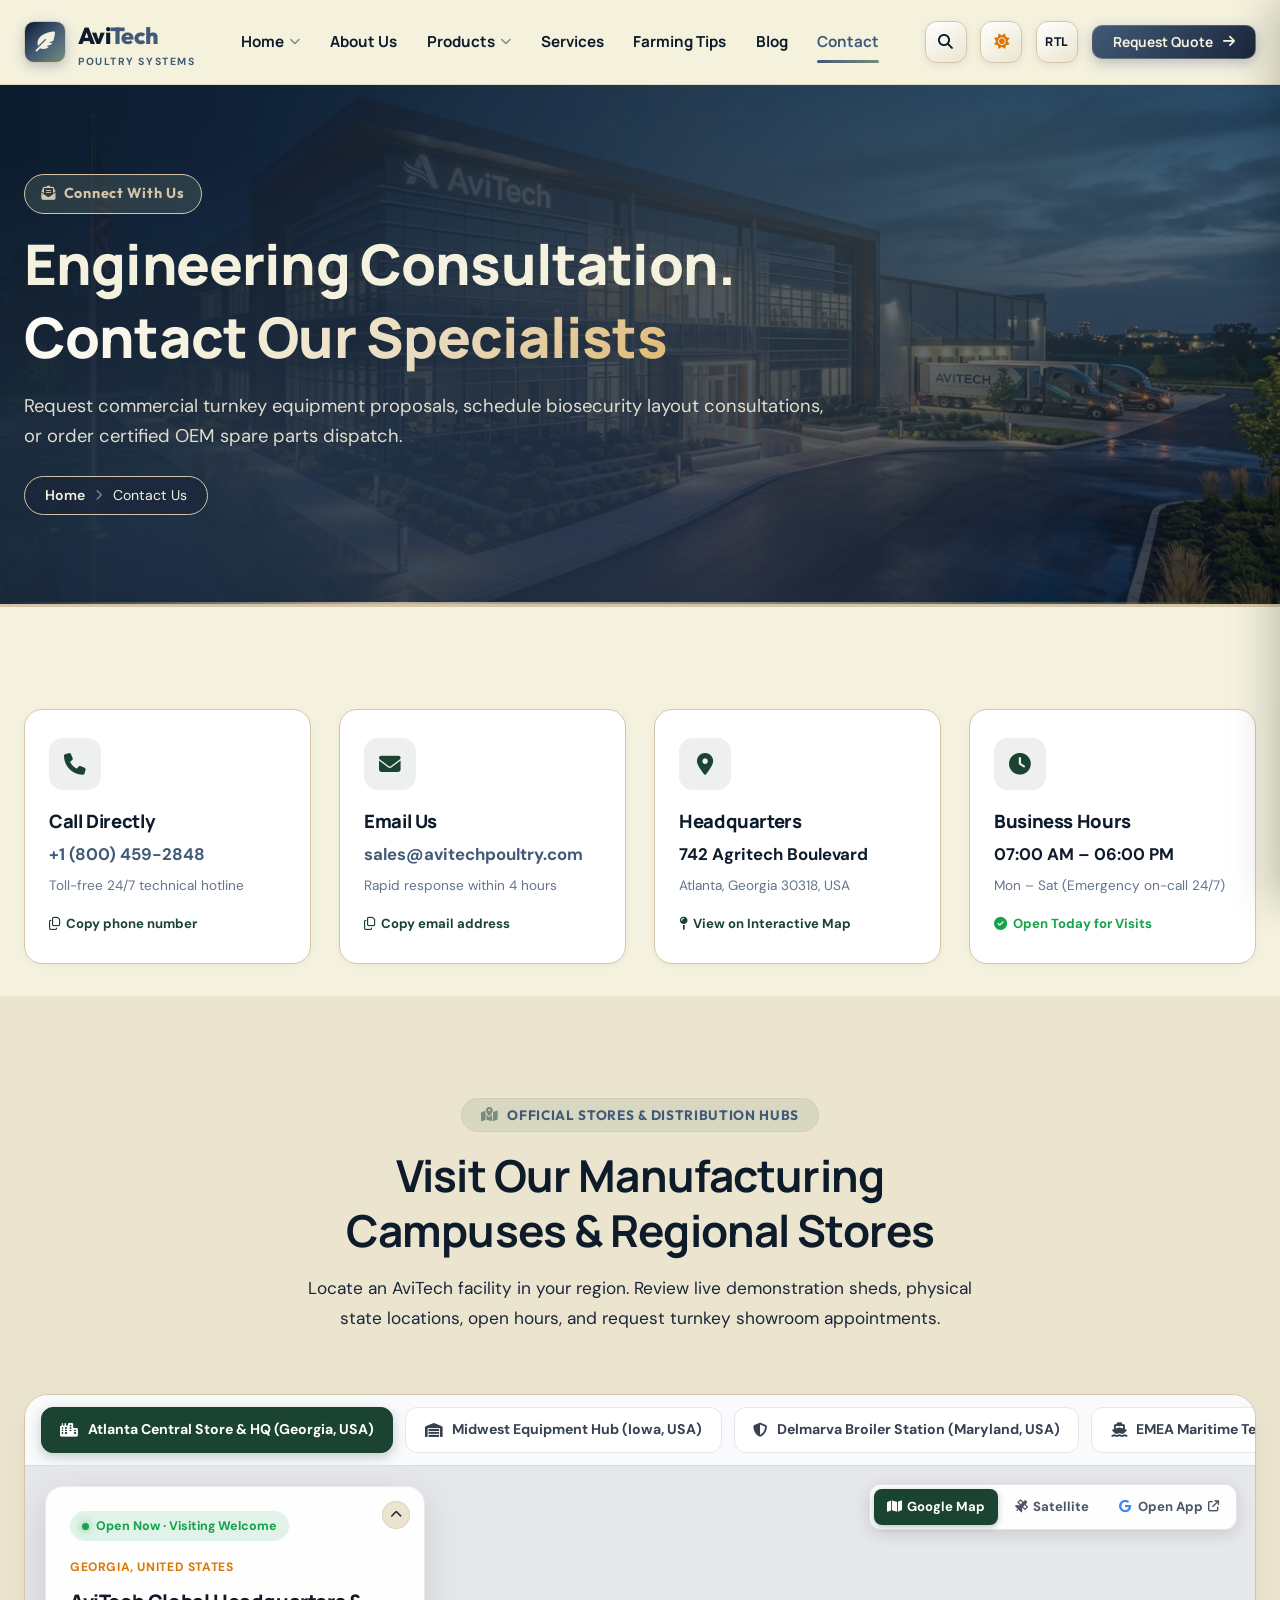
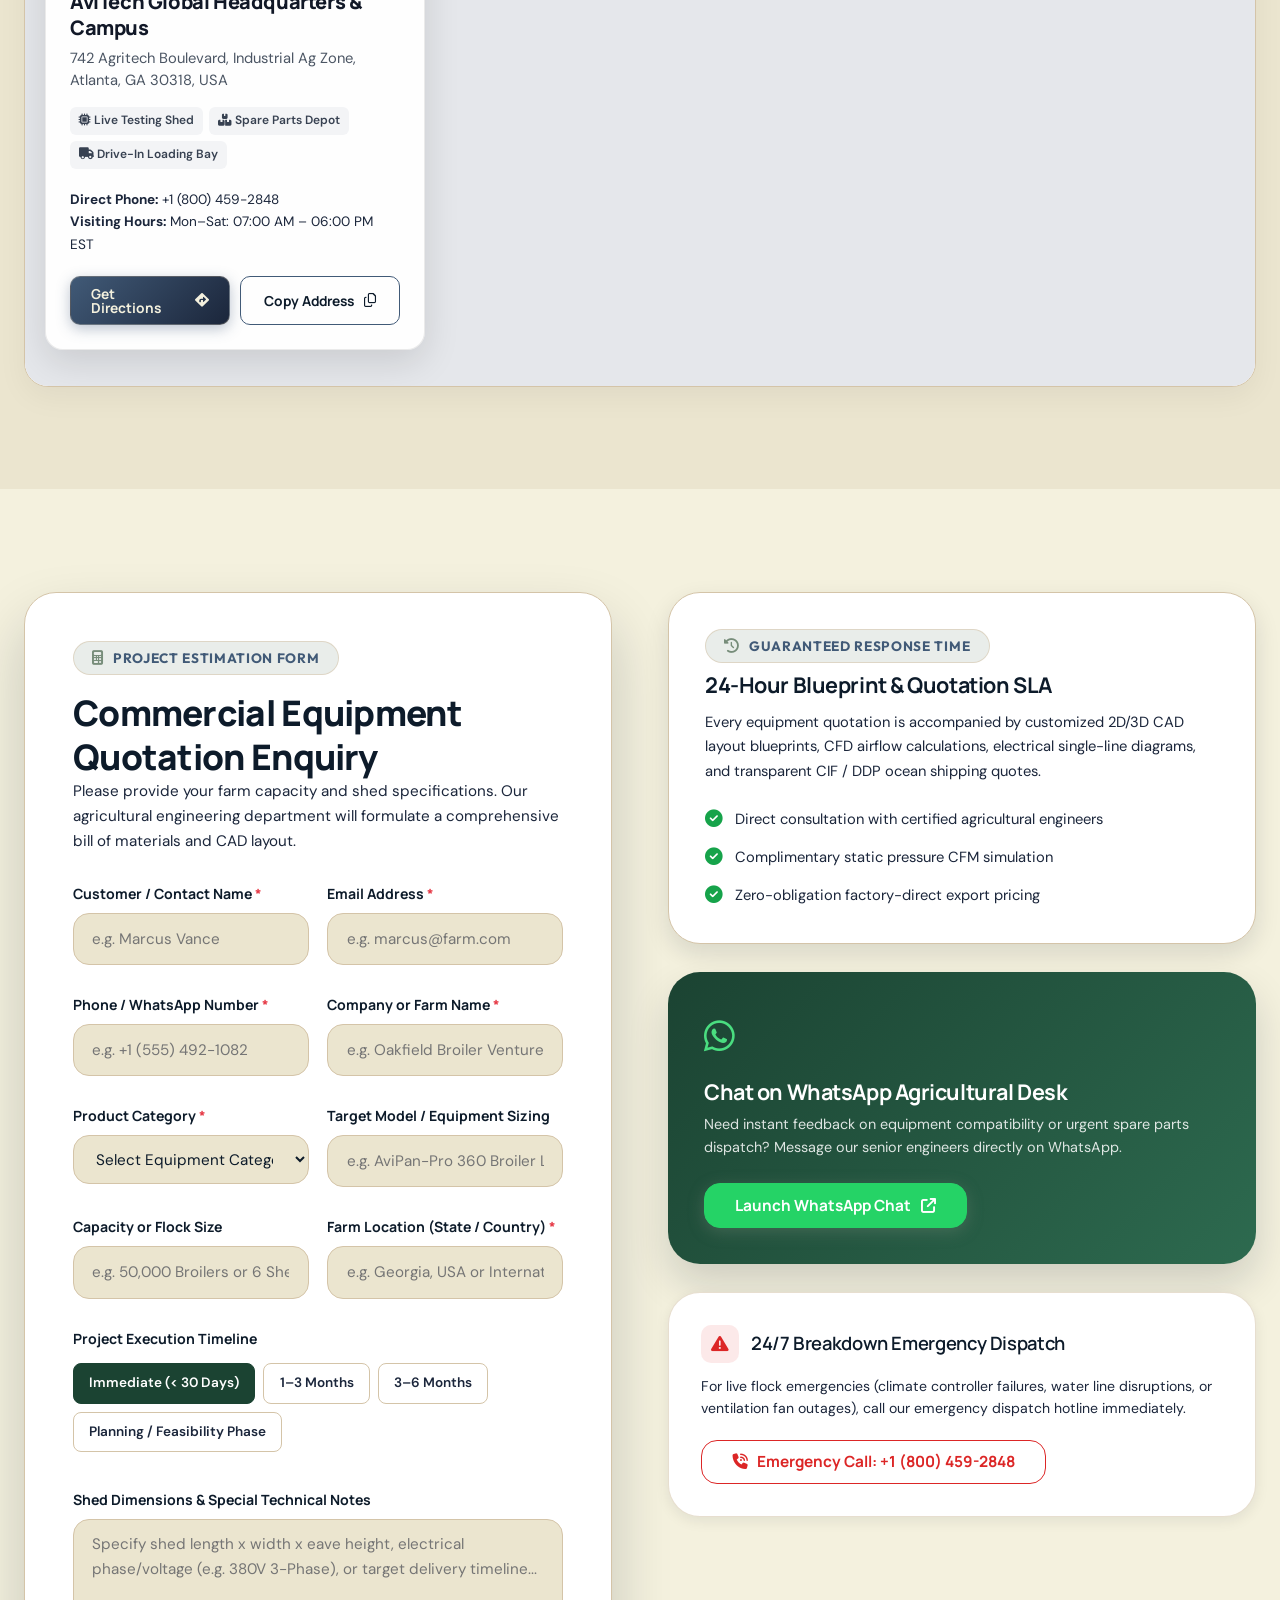
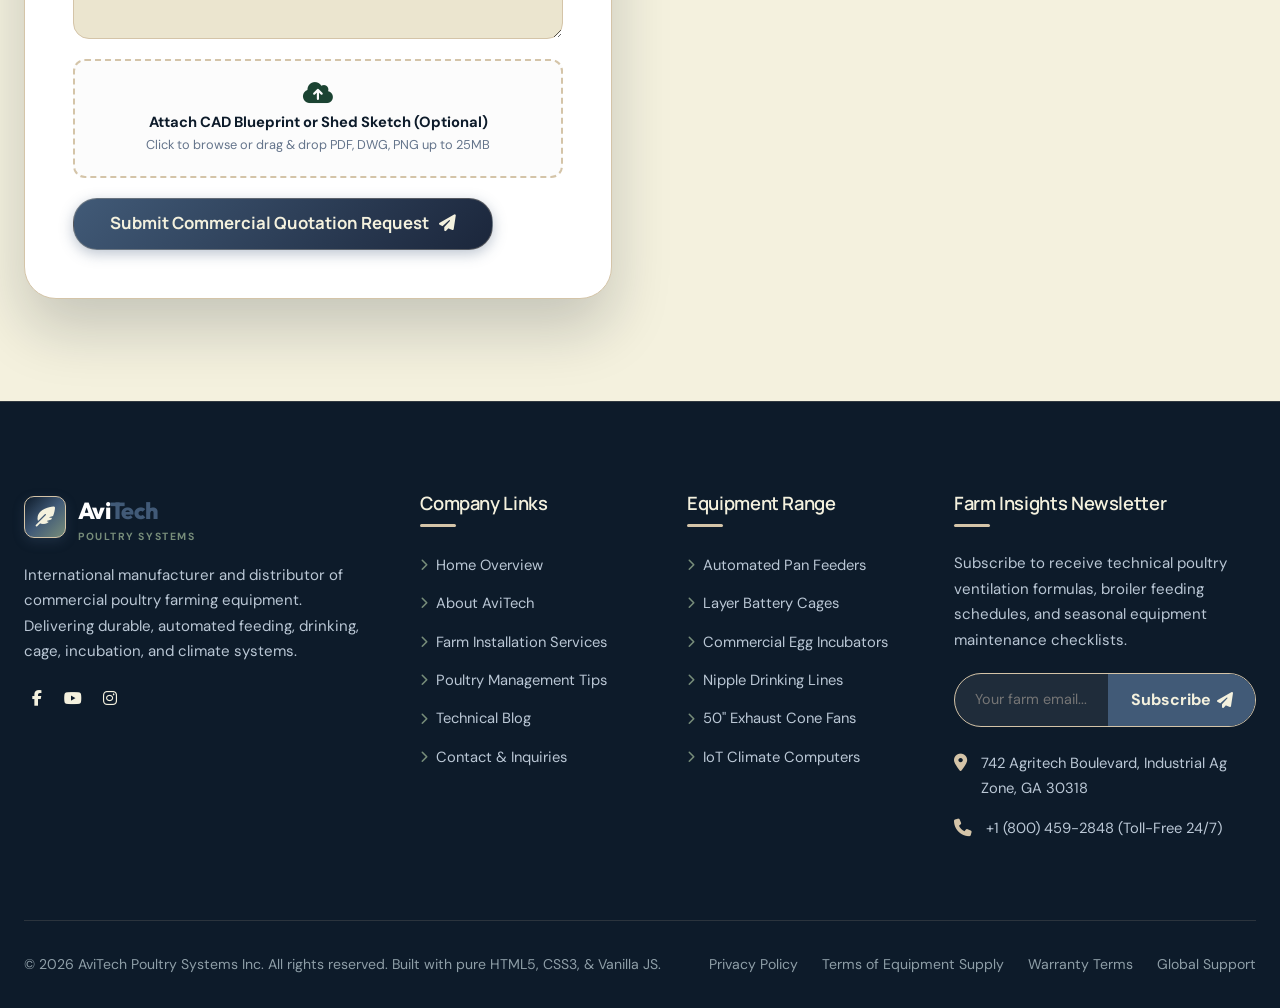
<file: contact.html>
<!DOCTYPE html>
<html lang="en" data-theme="light" dir="ltr">
<head>
  <meta charset="UTF-8">
  <meta name="viewport" content="width=device-width, initial-scale=1.0">
  <title>Contact Us & Request Equipment Quotation | AviTech Poultry Systems</title>
  <meta name="description" content="Get in touch with AviTech Poultry Systems engineers. Request equipment pricing, turnkey house CAD layouts, and global dispatch quotes.">

  <!-- Open Graph -->
  <meta property="og:title" content="Contact AviTech Commercial Poultry Systems">
  <meta property="og:description" content="Direct engineering consultation, commercial pricing quotes, and international installation dispatch.">
  <meta property="og:type" content="website">

  <!-- Favicon & App Icons -->
  <link rel="icon" type="image/svg+xml" href="assets/images/favicon.svg">
  <link rel="icon" type="image/png" sizes="32x32" href="assets/images/favicon-32x32.png">
  <link rel="icon" type="image/png" sizes="16x16" href="assets/images/favicon-16x16.png">
  <link rel="apple-touch-icon" sizes="180x180" href="assets/images/apple-touch-icon.png">
  <link rel="shortcut icon" href="favicon.ico">
  <link rel="manifest" href="site.webmanifest">
  <meta name="theme-color" content="#0D1B2A">

  <!-- Google Fonts -->
  <link rel="preconnect" href="https://fonts.googleapis.com">
  <link rel="preconnect" href="https://fonts.gstatic.com" crossorigin>
  <link href="https://fonts.googleapis.com/css2?family=DM+Sans:ital,opsz,wght@0,9..40,100..1000;1,9..40,100..1000&family=Manrope:wght@300..800&family=Outfit:wght@400..800&display=swap" rel="stylesheet">

  <!-- Font Awesome 6 Icons -->
  <link rel="stylesheet" href="https://cdnjs.cloudflare.com/ajax/libs/font-awesome/6.5.1/css/all.min.css">

  <!-- Core Stylesheets -->
  <link rel="stylesheet" href="assets/css/style.css">
  <link rel="stylesheet" href="assets/css/animations.css">
  <link rel="stylesheet" href="assets/css/responsive.css">
</head>
<body>

  <!-- ==================== MAIN HEADER / NAVBAR ==================== -->
  <header class="site-header">
    <div class="container navbar-inner">
      <a href="index.html" class="site-logo">
        <div class="logo-badge"><i class="fa-solid fa-feather-pointed"></i></div>
        <div class="logo-text">Avi<span>Tech</span>
          <span class="logo-subtitle">Poultry Systems</span>
        </div>
      </a>

      <nav class="nav-menu" aria-label="Primary Navigation">
        <div class="nav-item">
          <a href="index.html" class="nav-link">Home <i class="fa-solid fa-chevron-down"></i></a>
          <div class="dropdown-menu">
            <a href="index.html" class="dropdown-link"><i class="fa-solid fa-house-chimney"></i> Modern Ag Landing</a>
            <a href="index-2.html" class="dropdown-link"><i class="fa-solid fa-industry"></i> Equipment Specialized</a>
          </div>
        </div>
        <div class="nav-item">
          <a href="about.html" class="nav-link">About Us</a>
        </div>
        <div class="nav-item">
          <a href="products.html" class="nav-link">Products <i class="fa-solid fa-chevron-down"></i></a>
          <div class="dropdown-menu">
            <a href="products.html" class="dropdown-link"><i class="fa-solid fa-boxes-stacked"></i> All Equipment Catalog</a>
            <a href="product-details.html?id=pan-feeder-pro" class="dropdown-link"><i class="fa-solid fa-wheat-awn"></i> Feeder Line System</a>
            <a href="product-details.html?id=layer-battery-cage" class="dropdown-link"><i class="fa-solid fa-table-cells"></i> Layer Battery Cages</a>
            <a href="product-details.html?id=industrial-egg-incubator" class="dropdown-link"><i class="fa-solid fa-egg"></i> Egg Incubators</a>
            <a href="product-details.html?id=tunnel-ventilation-fan" class="dropdown-link"><i class="fa-solid fa-fan"></i> Ventilation Fans</a>
          </div>
        </div>
        <div class="nav-item">
          <a href="services.html" class="nav-link">Services</a>
        </div>
        <div class="nav-item">
          <a href="farming-tips.html" class="nav-link">Farming Tips</a>
        </div>
        <div class="nav-item">
          <a href="blog.html" class="nav-link">Blog</a>
        </div>
        <div class="nav-item">
          <a href="contact.html" class="nav-link active">Contact</a>
        </div>
      </nav>

      <div class="header-actions">
        <button type="button" class="control-btn header-search-open-btn" aria-label="Search" title="Search Equipment">
          <i class="fa-solid fa-magnifying-glass"></i>
        </button>
        <button type="button" class="control-btn theme-toggle-btn" aria-label="Toggle Theme" title="Light Mode Active (Click for Dark Mode)">
          <i class="fa-solid fa-sun"></i>
        </button>
        <button type="button" class="control-btn rtl-toggle-btn" aria-label="Toggle RTL/LTR Direction" title="Toggle RTL/LTR Direction">
          RTL
        </button>
        <button type="button" class="btn btn-sm btn-primary" data-open-quote>
          <span>Request Quote</span> <i class="fa-solid fa-arrow-right"></i>
        </button>
        <button type="button" class="hamburger-btn" aria-label="Toggle Drawer">
          <span class="hamburger-line"></span>
          <span class="hamburger-line"></span>
          <span class="hamburger-line"></span>
        </button>
      </div>
    </div>
  </header>

  <!-- ==================== MOBILE NAVIGATION DRAWER ==================== -->
  <div class="drawer-overlay"></div>
  <aside class="mobile-drawer" aria-label="Mobile Navigation Drawer">
    <div class="drawer-header">
      <a href="index.html" class="site-logo">
        <div class="logo-badge"><i class="fa-solid fa-feather-pointed"></i></div>
        <div class="logo-text">Avi<span>Tech</span></div>
      </a>
      <button type="button" class="control-btn drawer-close-btn" aria-label="Close Drawer"><i class="fa-solid fa-xmark"></i></button>
    </div>
        <div class="mobile-nav-menu">
      <div>
        <a href="index.html" class="mobile-nav-link mobile-dropdown-toggle">
          <span>Home</span> <i class="fa-solid fa-chevron-down mobile-chevron"></i>
        </a>
        <div class="mobile-submenu">
          <a href="index.html" class="mobile-submenu-link"><i class="fa-solid fa-house-chimney"></i> Modern Ag Landing</a>
          <a href="index-2.html" class="mobile-submenu-link"><i class="fa-solid fa-industry"></i> Equipment Specialized</a>
        </div>
      </div>
      <a href="about.html" class="mobile-nav-link">About Us</a>
      <div>
        <a href="products.html" class="mobile-nav-link mobile-dropdown-toggle">
          <span>Products</span> <i class="fa-solid fa-chevron-down mobile-chevron"></i>
        </a>
        <div class="mobile-submenu">
          <a href="products.html" class="mobile-submenu-link"><i class="fa-solid fa-boxes-stacked"></i> All Equipment</a>
          <a href="product-details.html?id=pan-feeder-pro" class="mobile-submenu-link"><i class="fa-solid fa-wheat-awn"></i> Feeder Line System</a>
          <a href="product-details.html?id=layer-battery-cage" class="mobile-submenu-link"><i class="fa-solid fa-table-cells"></i> Layer Battery Cages</a>
          <a href="product-details.html?id=industrial-egg-incubator" class="mobile-submenu-link"><i class="fa-solid fa-egg"></i> Egg Incubators</a>
        </div>
      </div>
      <div>
        <a href="services.html" class="mobile-nav-link mobile-dropdown-toggle">
          <span>Services</span> <i class="fa-solid fa-chevron-down mobile-chevron"></i>
        </a>
        <div class="mobile-submenu">
          <a href="services.html" class="mobile-submenu-link"><i class="fa-solid fa-screwdriver-wrench"></i> All Farm Services</a>
          <a href="service-details.html" class="mobile-submenu-link"><i class="fa-solid fa-hammer"></i> Turnkey Installation</a>
        </div>
      </div>
      <a href="farming-tips.html" class="mobile-nav-link">Farming Tips</a>
      <a href="blog.html" class="mobile-nav-link">Blog & News</a>
      <a href="contact.html" class="mobile-nav-link active">Contact Us</a>
    </div>
    <div style="margin-top: auto; display: flex; flex-direction: column; gap: 0.75rem;">
      <a href="#quote-section" class="btn btn-secondary w-100 mobile-drawer-quote-btn">
        <i class="fa-solid fa-calculator"></i> Request a Quote
      </a>
      <div style="display: flex; justify-content: space-around; padding-top: 1rem; border-top: 1px solid var(--border-light);">
        <button type="button" class="btn-text theme-toggle-btn"><i class="fa-solid fa-sun"></i> Light Mode</button>
        <button type="button" class="btn-text rtl-toggle-btn"><i class="fa-solid fa-globe"></i> RTL</button>
      </div>
    </div>
  </aside>

  <!-- ==================== PAGE HERO ==================== -->
  <section class="page-hero-cinema" aria-label="Contact Us Hero">
    <img src="assets/images/hero/hero-contact.jpg" alt="Contact AviTech Commercial Poultry Engineering Specialists" class="hero-slide-bg">
    <div class="hero-slide-overlay"></div>
    <div class="container hero-slide-container">
      <div class="hero-slide-content">
        <span class="hero-tag"><i class="fa-solid fa-envelope-open-text"></i> Connect With Us</span>
        <h1 class="hero-title">Engineering Consultation. <br><span class="text-gradient">Contact Our Specialists</span></h1>
        <p class="hero-description">Request commercial turnkey equipment proposals, schedule biosecurity layout consultations, or order certified OEM spare parts dispatch.</p>
        <div class="hero-meta-row">
          <nav class="breadcrumbs" aria-label="Breadcrumb">
            <a href="index.html">Home</a>
            <i class="fa-solid fa-chevron-right"></i>
            <span>Contact Us</span>
          </nav>
        </div>
      </div>
    </div>
  </section>

  <!-- ==================== CONTACT INFO CARDS ==================== -->
  <section class="section" style="padding-bottom: 2rem;">
    <div class="container">
      <div class="grid grid-4 reveal-stagger">
        <!-- Phone -->
        <div class="contact-info-card-interactive">
          <div class="contact-card-icon"><i class="fa-solid fa-phone"></i></div>
          <h3 class="contact-card-title">Call Directly</h3>
          <a href="tel:+18004592848" class="contact-card-val">+1 (800) 459-2848</a>
          <p class="contact-card-sub">Toll-free 24/7 technical hotline</p>
          <button type="button" class="contact-card-action copy-text-btn" data-copy="+1 (800) 459-2848">
            <i class="fa-regular fa-copy"></i> Copy phone number
          </button>
        </div>

        <!-- Email -->
        <div class="contact-info-card-interactive">
          <div class="contact-card-icon"><i class="fa-solid fa-envelope"></i></div>
          <h3 class="contact-card-title">Email Us</h3>
          <a href="mailto:sales@avitechpoultry.com" class="contact-card-val">sales@avitechpoultry.com</a>
          <p class="contact-card-sub">Rapid response within 4 hours</p>
          <button type="button" class="contact-card-action copy-text-btn" data-copy="sales@avitechpoultry.com">
            <i class="fa-regular fa-copy"></i> Copy email address
          </button>
        </div>

        <!-- Office -->
        <div class="contact-info-card-interactive">
          <div class="contact-card-icon"><i class="fa-solid fa-location-dot"></i></div>
          <h3 class="contact-card-title">Headquarters</h3>
          <span class="contact-card-val" style="color: var(--text-main);">742 Agritech Boulevard</span>
          <p class="contact-card-sub">Atlanta, Georgia 30318, USA</p>
          <a href="#store-locator-section" class="contact-card-action">
            <i class="fa-solid fa-map-pin"></i> View on Interactive Map
          </a>
        </div>

        <!-- Hours -->
        <div class="contact-info-card-interactive">
          <div class="contact-card-icon"><i class="fa-solid fa-clock"></i></div>
          <h3 class="contact-card-title">Business Hours</h3>
          <span class="contact-card-val" style="color: var(--text-main);">07:00 AM – 06:00 PM</span>
          <p class="contact-card-sub">Mon – Sat (Emergency on-call 24/7)</p>
          <span class="contact-card-action" style="cursor: default; color: #16A34A;">
            <i class="fa-solid fa-circle-check"></i> Open Today for Visits
          </span>
        </div>
      </div>
    </div>
  </section>

  <!-- ==================== INTERACTIVE STORE LOCATOR & MAP ==================== -->
  <section id="store-locator-section" class="section section-bg-alt" style="scroll-margin-top: 80px;">
    <div class="container">
      <div class="section-header text-center reveal-up">
        <span class="section-tag"><i class="fa-solid fa-map-location-dot"></i> Official Stores & Distribution Hubs</span>
        <h2 class="section-title">Visit Our Manufacturing Campuses & Regional Stores</h2>
        <p class="section-desc">Locate an AviTech facility in your region. Review live demonstration sheds, physical state locations, open hours, and request turnkey showroom appointments.</p>
      </div>

      <div class="store-locator-card reveal-up">
        <!-- Store Navigation Tabs -->
        <div class="store-tabs-bar" role="tablist">
          <button type="button" class="store-tab-pill active" data-location="atlanta">
            <i class="fa-solid fa-city"></i> Atlanta Central Store & HQ (Georgia, USA)
          </button>
          <button type="button" class="store-tab-pill" data-location="desmoines">
            <i class="fa-solid fa-warehouse"></i> Midwest Equipment Hub (Iowa, USA)
          </button>
          <button type="button" class="store-tab-pill" data-location="salisbury">
            <i class="fa-solid fa-shield-halved"></i> Delmarva Broiler Station (Maryland, USA)
          </button>
          <button type="button" class="store-tab-pill" data-location="rotterdam">
            <i class="fa-solid fa-ship"></i> EMEA Maritime Terminal (Netherlands)
          </button>
        </div>

        <!-- Relative Map Box with Floating Info Card -->
        <div class="store-map-container-rel">
          <!-- Real Google Maps Live Embed Frame -->
          <iframe id="google-maps-iframe"
            src="https://maps.google.com/maps?q=742+Agritech+Blvd,+Atlanta,+GA+30318&t=m&z=14&ie=UTF8&iwloc=&output=embed"
            width="100%"
            height="100%"
            style="border:0; width: 100%; height: 100%; min-height: 520px; display: block;"
            allowfullscreen=""
            loading="lazy"
            referrerpolicy="no-referrer-when-downgrade"
            title="Google Maps Location">
          </iframe>

          <!-- Floating Map Mode Controls -->
          <div class="map-view-switcher" role="group" aria-label="Google Maps style selector">
            <button type="button" class="map-view-btn active" data-map-layer="streets" title="Google Map Street View">
              <i class="fa-solid fa-map"></i> <span>Google Map</span>
            </button>
            <button type="button" class="map-view-btn" data-map-layer="satellite" title="Google Satellite Imagery">
              <i class="fa-solid fa-satellite"></i> <span>Satellite</span>
            </button>
            <a id="open-gmaps-direct" href="https://www.google.com/maps/search/?api=1&query=Atlanta+GA+30318" target="_blank" rel="noopener noreferrer" class="map-view-btn" title="Open full Google Maps in new tab" style="text-decoration: none;">
              <i class="fa-brands fa-google" style="color: #4285F4;"></i> <span>Open App</span> <i class="fa-solid fa-arrow-up-right-from-square" style="font-size: 0.7rem;"></i>
            </a>
          </div>

          <!-- Floating Info Card -->
          <div class="store-floating-card" id="store-floating-card">
            <button type="button" id="toggle-store-card-btn" class="store-card-toggle-btn" title="Collapse / Expand Store Card" aria-label="Toggle Store Card">
              <i class="fa-solid fa-chevron-up"></i>
            </button>
            <div class="store-status-badge" id="loc-status">Open Now · Visiting Welcome</div>
            <div class="store-state-badge" id="loc-state">Georgia, United States</div>
            <h3 class="store-name-title" id="loc-name">AviTech Global Headquarters & Campus</h3>

            <div class="store-card-body-collapsible">
              <p class="store-address-text" id="loc-address">742 Agritech Boulevard, Industrial Ag Zone, Atlanta, GA 30318, USA</p>

              <div class="store-features-row" id="loc-features">
                <span class="store-feature-chip"><i class="fa-solid fa-microchip"></i> Live Testing Shed</span>
                <span class="store-feature-chip"><i class="fa-solid fa-boxes-stacked"></i> Spare Parts Depot</span>
                <span class="store-feature-chip"><i class="fa-solid fa-truck"></i> Drive-In Loading Bay</span>
              </div>

              <div style="font-size: 0.85rem; color: var(--text-secondary); margin-bottom: 1.25rem;">
                <div><strong>Direct Phone:</strong> <span id="loc-phone">+1 (800) 459-2848</span></div>
                <div><strong>Visiting Hours:</strong> <span id="loc-hours">Mon–Sat: 07:00 AM – 06:00 PM EST</span></div>
              </div>

              <div class="store-actions-grid">
                <a id="loc-directions-btn" href="https://www.google.com/maps/dir/?api=1&destination=Atlanta+GA+30318" target="_blank" rel="noopener noreferrer" class="btn btn-primary btn-sm">
                  Get Directions <i class="fa-solid fa-diamond-turn-right"></i>
                </a>
                <button type="button" id="loc-copy-addr-btn" class="btn btn-outline btn-sm">
                  Copy Address <i class="fa-regular fa-copy"></i>
                </button>
              </div>
            </div>
          </div>
        </div>
      </div>
    </div>
  </section>

  <!-- ==================== EQUIPMENT ENQUIRY & CONTACT FORM ==================== -->
  <section id="quote-section" class="section quote-section-wrap" style="scroll-margin-top: 100px;">
    <div class="container">
      <div class="split-layout quote-split-layout" style="align-items: start; gap: 3.5rem;">
        <!-- Left: Form -->
        <div class="reveal-left quote-form-card">
          <span class="section-tag"><i class="fa-solid fa-calculator"></i> Project Estimation Form</span>
          <h2 class="quote-form-title">Commercial Equipment Quotation Enquiry</h2>
          <p class="quote-form-desc">
            Please provide your farm capacity and shed specifications. Our agricultural engineering department will formulate a comprehensive bill of materials and CAD layout.
          </p>

          <form id="contact-page-form" class="quote-main-form" novalidate>
            <div class="quote-grid-row">
              <div class="form-group">
                <label class="form-label" for="contact-name">Customer / Contact Name <span class="required">*</span></label>
                <input type="text" id="contact-name" name="name" class="form-control" placeholder="e.g. Marcus Vance" required>
                <span class="form-error">Please enter your name.</span>
              </div>
              <div class="form-group">
                <label class="form-label" for="contact-email">Email Address <span class="required">*</span></label>
                <input type="email" id="contact-email" name="email" class="form-control" placeholder="e.g. marcus@farm.com" required>
                <span class="form-error">Please enter a valid email address.</span>
              </div>
            </div>

            <div class="quote-grid-row">
              <div class="form-group">
                <label class="form-label" for="contact-phone">Phone / WhatsApp Number <span class="required">*</span></label>
                <input type="tel" id="contact-phone" name="phone" class="form-control" placeholder="e.g. +1 (555) 492-1082" inputmode="tel" autocomplete="tel" required>
                <span class="form-error">Please enter a valid phone number (numbers only, 7–15 digits).</span>
              </div>
              <div class="form-group">
                <label class="form-label" for="contact-company">Company or Farm Name <span class="required">*</span></label>
                <input type="text" id="contact-company" name="farm_name" class="form-control" placeholder="e.g. Oakfield Broiler Ventures" required>
                <span class="form-error">Please enter your company or farm name.</span>
              </div>
            </div>

            <div class="quote-grid-row">
              <div class="form-group">
                <label class="form-label" for="contact-category">Product Category <span class="required">*</span></label>
                <select id="contact-category" name="category" class="form-control" required>
                  <option value="">Select Equipment Category...</option>
                  <option value="Poultry Feeders">Poultry Feeders (Pan Lines / Augers)</option>
                  <option value="Poultry Cages">Poultry Cages (A-Type / H-Type)</option>
                  <option value="Egg Incubators">Egg Incubators & Setters</option>
                  <option value="Drinking Systems">Drinking Systems (Nipple Lines)</option>
                  <option value="Brooding Equipment">Brooding Equipment (Radiant Gas Heaters)</option>
                  <option value="Ventilation Systems">Ventilation Systems (50" Cone Fans / Cooling Pads)</option>
                  <option value="Farm Automation">Farm Automation & IoT Computers</option>
                  <option value="Turnkey Setup">Complete Turnkey Commercial Poultry Shed</option>
                </select>
                <span class="form-error">Please choose an equipment category.</span>
              </div>
              <div class="form-group">
                <label class="form-label" for="contact-product">Target Model / Equipment Sizing</label>
                <input type="text" id="contact-product" name="product" class="form-control" placeholder="e.g. AviPan-Pro 360 Broiler Line">
              </div>
            </div>

            <div class="quote-grid-row">
              <div class="form-group">
                <label class="form-label" for="contact-qty">Capacity or Flock Size</label>
                <input type="text" id="contact-qty" name="quantity" class="form-control" placeholder="e.g. 50,000 Broilers or 6 Sheds">
              </div>
              <div class="form-group">
                <label class="form-label" for="contact-location">Farm Location (State / Country) <span class="required">*</span></label>
                <input type="text" id="contact-location" name="location" class="form-control" placeholder="e.g. Georgia, USA or International" required>
                <span class="form-error">Please provide your state or delivery location.</span>
              </div>
            </div>

            <div class="form-group">
              <label class="form-label">Project Execution Timeline</label>
              <div class="timeline-pills-wrap">
                <button type="button" class="timeline-pill active" data-timeline="Immediate (< 30 days)">Immediate (< 30 Days)</button>
                <button type="button" class="timeline-pill" data-timeline="1–3 Months">1–3 Months</button>
                <button type="button" class="timeline-pill" data-timeline="3–6 Months">3–6 Months</button>
                <button type="button" class="timeline-pill" data-timeline="Planning / Feasibility">Planning / Feasibility Phase</button>
              </div>
              <input type="hidden" id="contact-timeline" name="timeline" value="Immediate (< 30 days)">
            </div>

            <div class="form-group">
              <label class="form-label" for="contact-msg">Shed Dimensions & Special Technical Notes</label>
              <textarea id="contact-msg" name="message" class="form-control" rows="3" placeholder="Specify shed length x width x eave height, electrical phase/voltage (e.g. 380V 3-Phase), or target delivery timeline..."></textarea>
            </div>

            <!-- Blueprint Upload Simulation -->
            <div class="blueprint-drop-mock" id="blueprint-dropzone">
              <i class="fa-solid fa-cloud-arrow-up" style="font-size: 1.5rem; color: #1B4332; margin-bottom: 0.35rem; display: block;"></i>
              <div style="font-weight: 700; font-size: 0.92rem; color: var(--text-main);">Attach CAD Blueprint or Shed Sketch (Optional)</div>
              <div style="font-size: 0.8rem; color: var(--text-muted);" id="dropzone-text">Click to browse or drag & drop PDF, DWG, PNG up to 25MB</div>
              <input type="file" id="blueprint-file-input" style="display: none;" accept=".pdf,.dwg,.dxf,.png,.jpg">
            </div>

            <button type="submit" id="contact-submit-btn" class="btn btn-primary btn-lg w-100">
              <span>Submit Commercial Quotation Request</span> <i class="fa-solid fa-paper-plane"></i>
            </button>
          </form>

          <!-- Form Success Card (Shown after submit) -->
          <div id="contact-success-state" class="form-success-card" style="display: none;">
            <div class="success-check-badge">
              <i class="fa-solid fa-check"></i>
            </div>
            <h3 style="font-size: 1.6rem; margin-bottom: 0.5rem; color: #111827;">Quotation Request Received!</h3>
            <p style="font-size: 1rem; color: #4B5563; max-width: 480px; margin-inline: auto; margin-bottom: 1.5rem;">
              Thank you, <strong id="success-client-name">Customer</strong>. Reference Ticket <strong id="success-ticket-id" style="color: #1B4332;">#AVI-2026-9041</strong> has been assigned to our agricultural engineering division.
            </p>

            <div style="background: #F9FAFB; border: 1px solid #E5E7EB; border-radius: 12px; padding: 1.25rem; max-width: 440px; margin: 0 auto 1.5rem; text-align: left; font-size: 0.9rem;">
              <div style="margin-bottom: 0.4rem;"><strong>Assigned Engineer:</strong> Dr. Marcus Vance (Southeast Ag Region)</div>
              <div style="margin-bottom: 0.4rem;"><strong>Estimated SLA:</strong> Blueprint & Bill of Materials within 4 business hours</div>
              <div><strong>Delivery Target:</strong> <span id="success-delivery-loc">Georgia, USA</span></div>
            </div>

            <div style="display: flex; gap: 0.75rem; justify-content: center; flex-wrap: wrap;">
              <a href="https://wa.me/18004592848" target="_blank" rel="noopener noreferrer" class="btn btn-secondary btn-sm" style="background: #25D366; border-color: #25D366; color: #fff;">
                <i class="fa-brands fa-whatsapp"></i> Chat on WhatsApp Now
              </a>
              <button type="button" id="reset-contact-form-btn" class="btn btn-outline btn-sm">
                Submit Another Enquiry
              </button>
            </div>
          </div>
        </div>

        <!-- Right: Assurance & Instant Hotlines -->
        <div class="reveal-right">
          <!-- Rapid Response Assurance -->
          <div class="quote-side-card">
            <span class="section-tag" style="margin-bottom: 0.5rem;"><i class="fa-solid fa-clock-rotate-left"></i> Guaranteed Response Time</span>
            <h3 style="font-size: 1.35rem; margin-bottom: 0.75rem;">24-Hour Blueprint & Quotation SLA</h3>
            <p style="font-size: 0.92rem; color: var(--text-secondary); line-height: 1.65; margin-bottom: 1.5rem;">
              Every equipment quotation is accompanied by customized 2D/3D CAD layout blueprints, CFD airflow calculations, electrical single-line diagrams, and transparent CIF / DDP ocean shipping quotes.
            </p>

            <div style="display: flex; flex-direction: column; gap: 0.85rem; font-size: 0.92rem;">
              <div style="display: flex; align-items: center; gap: 0.75rem;">
                <i class="fa-solid fa-circle-check" style="color: #16A34A; font-size: 1.1rem;"></i>
                <span>Direct consultation with certified agricultural engineers</span>
              </div>
              <div style="display: flex; align-items: center; gap: 0.75rem;">
                <i class="fa-solid fa-circle-check" style="color: #16A34A; font-size: 1.1rem;"></i>
                <span>Complimentary static pressure CFM simulation</span>
              </div>
              <div style="display: flex; align-items: center; gap: 0.75rem;">
                <i class="fa-solid fa-circle-check" style="color: #16A34A; font-size: 1.1rem;"></i>
                <span>Zero-obligation factory-direct export pricing</span>
              </div>
            </div>
          </div>

          <!-- Instant WhatsApp Agricultural Desk -->
          <div style="background: linear-gradient(135deg, #1B4332 0%, #2D6A4F 100%); color: #ffffff; border-radius: var(--radius-xl); padding: 2.25rem; box-shadow: var(--shadow-lg); margin-bottom: 1.75rem;">
            <div style="font-size: 2.2rem; color: #4ade80; margin-bottom: 0.75rem;">
              <i class="fa-brands fa-whatsapp"></i>
            </div>
            <h3 style="color: #ffffff; font-size: 1.35rem; margin-bottom: 0.5rem;">Chat on WhatsApp Agricultural Desk</h3>
            <p style="font-size: 0.9rem; color: rgba(255,255,255,0.85); line-height: 1.6; margin-bottom: 1.5rem;">
              Need instant feedback on equipment compatibility or urgent spare parts dispatch? Message our senior engineers directly on WhatsApp.
            </p>
            <a href="https://wa.me/18004592848" target="_blank" rel="noopener noreferrer" class="btn btn-secondary w-100" style="background: #25D366; border-color: #25D366; color: #ffffff;">
              Launch WhatsApp Chat <i class="fa-solid fa-arrow-up-right-from-square"></i>
            </a>
          </div>

          <!-- Emergency Breakdown Hotline -->
          <div style="background: var(--bg-surface); border: 1px solid var(--border-light); border-radius: var(--radius-xl); padding: 2rem; box-shadow: var(--shadow-sm);">
            <div style="display: flex; align-items: center; gap: 0.75rem; margin-bottom: 0.75rem;">
              <div style="width: 38px; height: 38px; border-radius: 10px; background: rgba(220, 38, 38, 0.1); color: #DC2626; display: flex; align-items: center; justify-content: center; font-size: 1.1rem;">
                <i class="fa-solid fa-triangle-exclamation"></i>
              </div>
              <h4 style="font-size: 1.15rem; margin: 0;">24/7 Breakdown Emergency Dispatch</h4>
            </div>
            <p style="font-size: 0.88rem; color: var(--text-secondary); line-height: 1.6; margin-bottom: 1.25rem;">
              For live flock emergencies (climate controller failures, water line disruptions, or ventilation fan outages), call our emergency dispatch hotline immediately.
            </p>
            <a href="tel:+18004592848" class="btn btn-outline w-100" style="border-color: #DC2626; color: #DC2626;">
              <i class="fa-solid fa-phone-volume"></i> Emergency Call: +1 (800) 459-2848
            </a>
          </div>
        </div>
      </div>
    </div>
  </section>

  <!-- ==================== FOOTER ==================== -->
  <footer class="site-footer">
    <div class="container">
      <div class="footer-grid">
        <!-- Col 1: Brand Info -->
        <div class="footer-col">
          <a href="index.html" class="site-logo" style="color: #ffffff;">
            <div class="logo-badge"><i class="fa-solid fa-feather-pointed"></i></div>
            <div class="logo-text">Avi<span>Tech</span>
              <span class="logo-subtitle" style="color: var(--c-sage-green);">Poultry Systems</span>
            </div>
          </a>
          <p class="footer-desc">
            International manufacturer and distributor of commercial poultry farming equipment. Delivering durable, automated feeding, drinking, cage, incubation, and climate systems.
          </p>
          <div class="topbar-socials" style="margin-top: 1rem;">
            <a href="#" class="topbar-social-link" aria-label="Facebook"><i class="fa-brands fa-facebook-f"></i></a>
            <a href="#" class="topbar-social-link" aria-label="YouTube"><i class="fa-brands fa-youtube"></i></a>
            <a href="#" class="topbar-social-link" aria-label="Instagram"><i class="fa-brands fa-instagram"></i></a>
          </div>
        </div>

        <!-- Col 2: Quick Links -->
        <div class="footer-col">
          <h4>Company Links</h4>
          <ul class="footer-links">
            <li><a href="index.html" class="footer-link"><i class="fa-solid fa-chevron-right"></i> Home Overview</a></li>
            <li><a href="about.html" class="footer-link"><i class="fa-solid fa-chevron-right"></i> About AviTech</a></li>
            <li><a href="services.html" class="footer-link"><i class="fa-solid fa-chevron-right"></i> Farm Installation Services</a></li>
            <li><a href="farming-tips.html" class="footer-link"><i class="fa-solid fa-chevron-right"></i> Poultry Management Tips</a></li>
            <li><a href="blog.html" class="footer-link"><i class="fa-solid fa-chevron-right"></i> Technical Blog</a></li>
            <li><a href="contact.html" class="footer-link"><i class="fa-solid fa-chevron-right"></i> Contact & Inquiries</a></li>
          </ul>
        </div>

        <!-- Col 3: Product Categories -->
        <div class="footer-col">
          <h4>Equipment Range</h4>
          <ul class="footer-links">
            <li><a href="products.html?filter=feeders" class="footer-link"><i class="fa-solid fa-chevron-right"></i> Automated Pan Feeders</a></li>
            <li><a href="products.html?filter=cages" class="footer-link"><i class="fa-solid fa-chevron-right"></i> Layer Battery Cages</a></li>
            <li><a href="products.html?filter=incubators" class="footer-link"><i class="fa-solid fa-chevron-right"></i> Commercial Egg Incubators</a></li>
            <li><a href="products.html?filter=drinking" class="footer-link"><i class="fa-solid fa-chevron-right"></i> Nipple Drinking Lines</a></li>
            <li><a href="products.html?filter=ventilation" class="footer-link"><i class="fa-solid fa-chevron-right"></i> 50" Exhaust Cone Fans</a></li>
            <li><a href="products.html?filter=automation" class="footer-link"><i class="fa-solid fa-chevron-right"></i> IoT Climate Computers</a></li>
          </ul>
        </div>

        <!-- Col 4: Newsletter & Contact -->
        <div class="footer-col">
          <h4>Farm Insights Newsletter</h4>
          <p class="footer-desc" style="margin-top: 0;">
            Subscribe to receive technical poultry ventilation formulas, broiler feeding schedules, and seasonal equipment maintenance checklists.
          </p>
          <form class="newsletter-form" novalidate>
            <div class="newsletter-box">
              <input type="email" class="newsletter-input" placeholder="Your farm email..." required>
              <button type="submit" class="newsletter-btn" aria-label="Subscribe to newsletter">
                <span>Subscribe</span> <i class="fa-solid fa-paper-plane" style="margin-inline-start: 6px;"></i>
              </button>
            </div>
          </form>
          <div style="margin-top: 1.5rem;">
            <div class="footer-contact-item">
              <i class="fa-solid fa-location-dot"></i>
              <span>742 Agritech Boulevard, Industrial Ag Zone, GA 30318</span>
            </div>
            <div class="footer-contact-item">
              <i class="fa-solid fa-phone"></i>
              <span>+1 (800) 459-2848 (Toll-Free 24/7)</span>
            </div>
          </div>
        </div>
      </div>

      <div class="footer-bottom">
        <div>
          &copy; 2026 AviTech Poultry Systems Inc. All rights reserved. Built with pure HTML5, CSS3, & Vanilla JS.
        </div>
        <div class="footer-bottom-links">
          <a href="#">Privacy Policy</a>
          <a href="#">Terms of Equipment Supply</a>
          <a href="#">Warranty Terms</a>
          <a href="contact.html">Global Support</a>
        </div>
      </div>
    </div>
  </footer>

  <!-- ==================== SCRIPTS ==================== -->
  <script src="assets/js/theme.js"></script>
  <script src="assets/js/slider.js"></script>
  <script src="assets/js/animations.js"></script>
  <script src="assets/js/products.js"></script>
  <script src="assets/js/forms.js"></script>
  <script src="assets/js/main.js"></script>
</body>
</html>
</file>
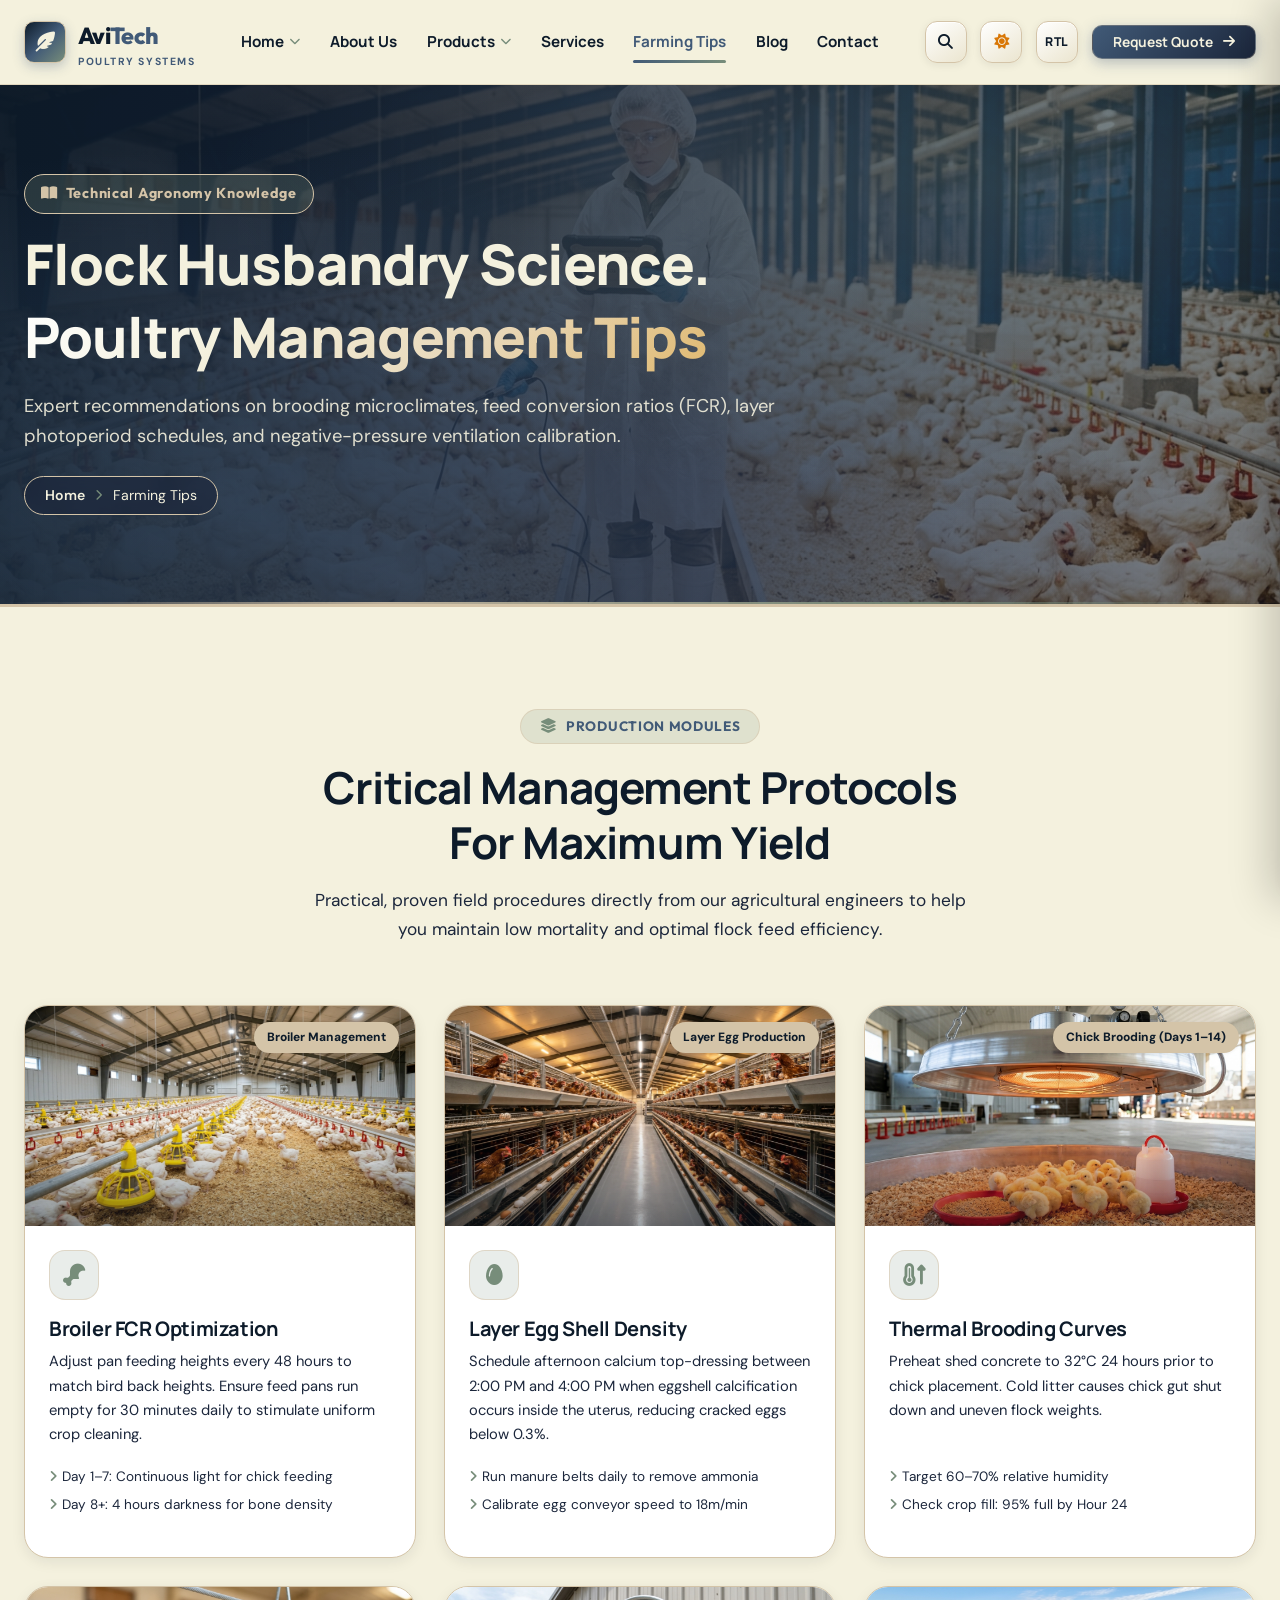
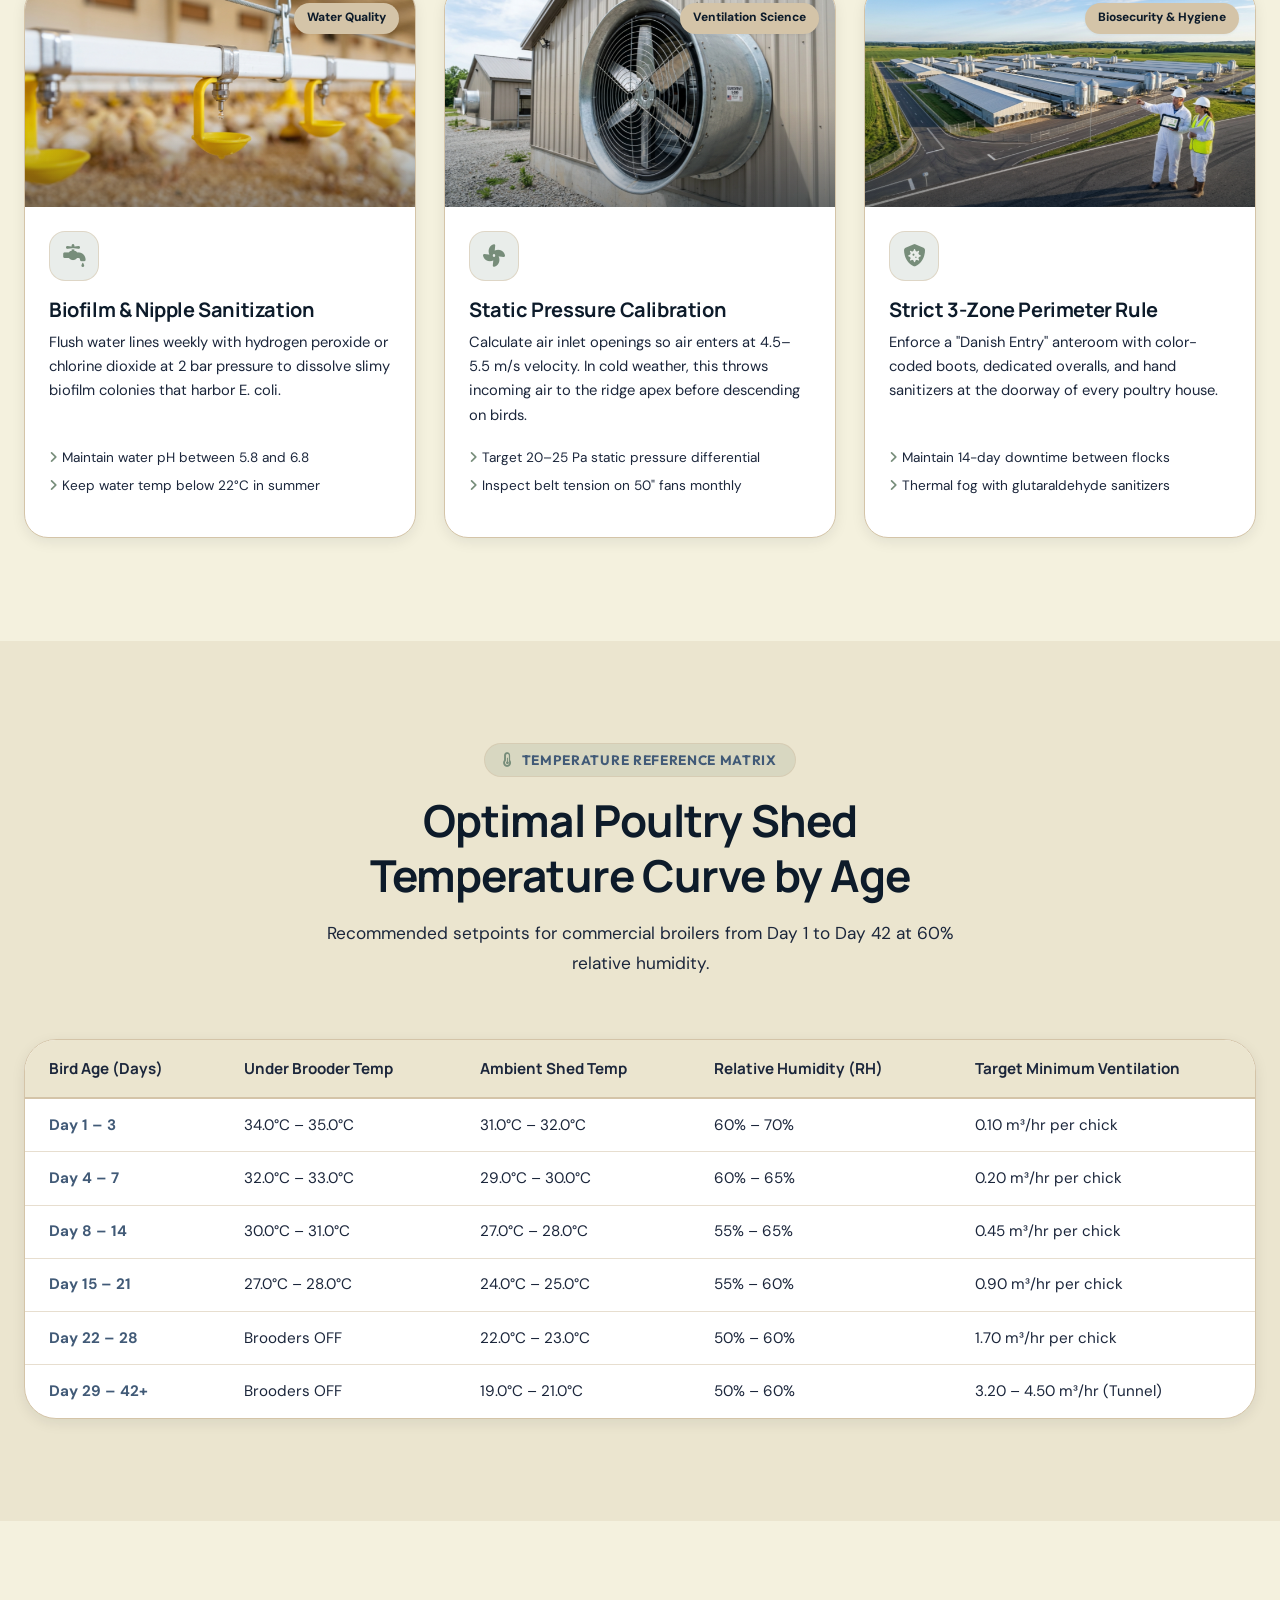
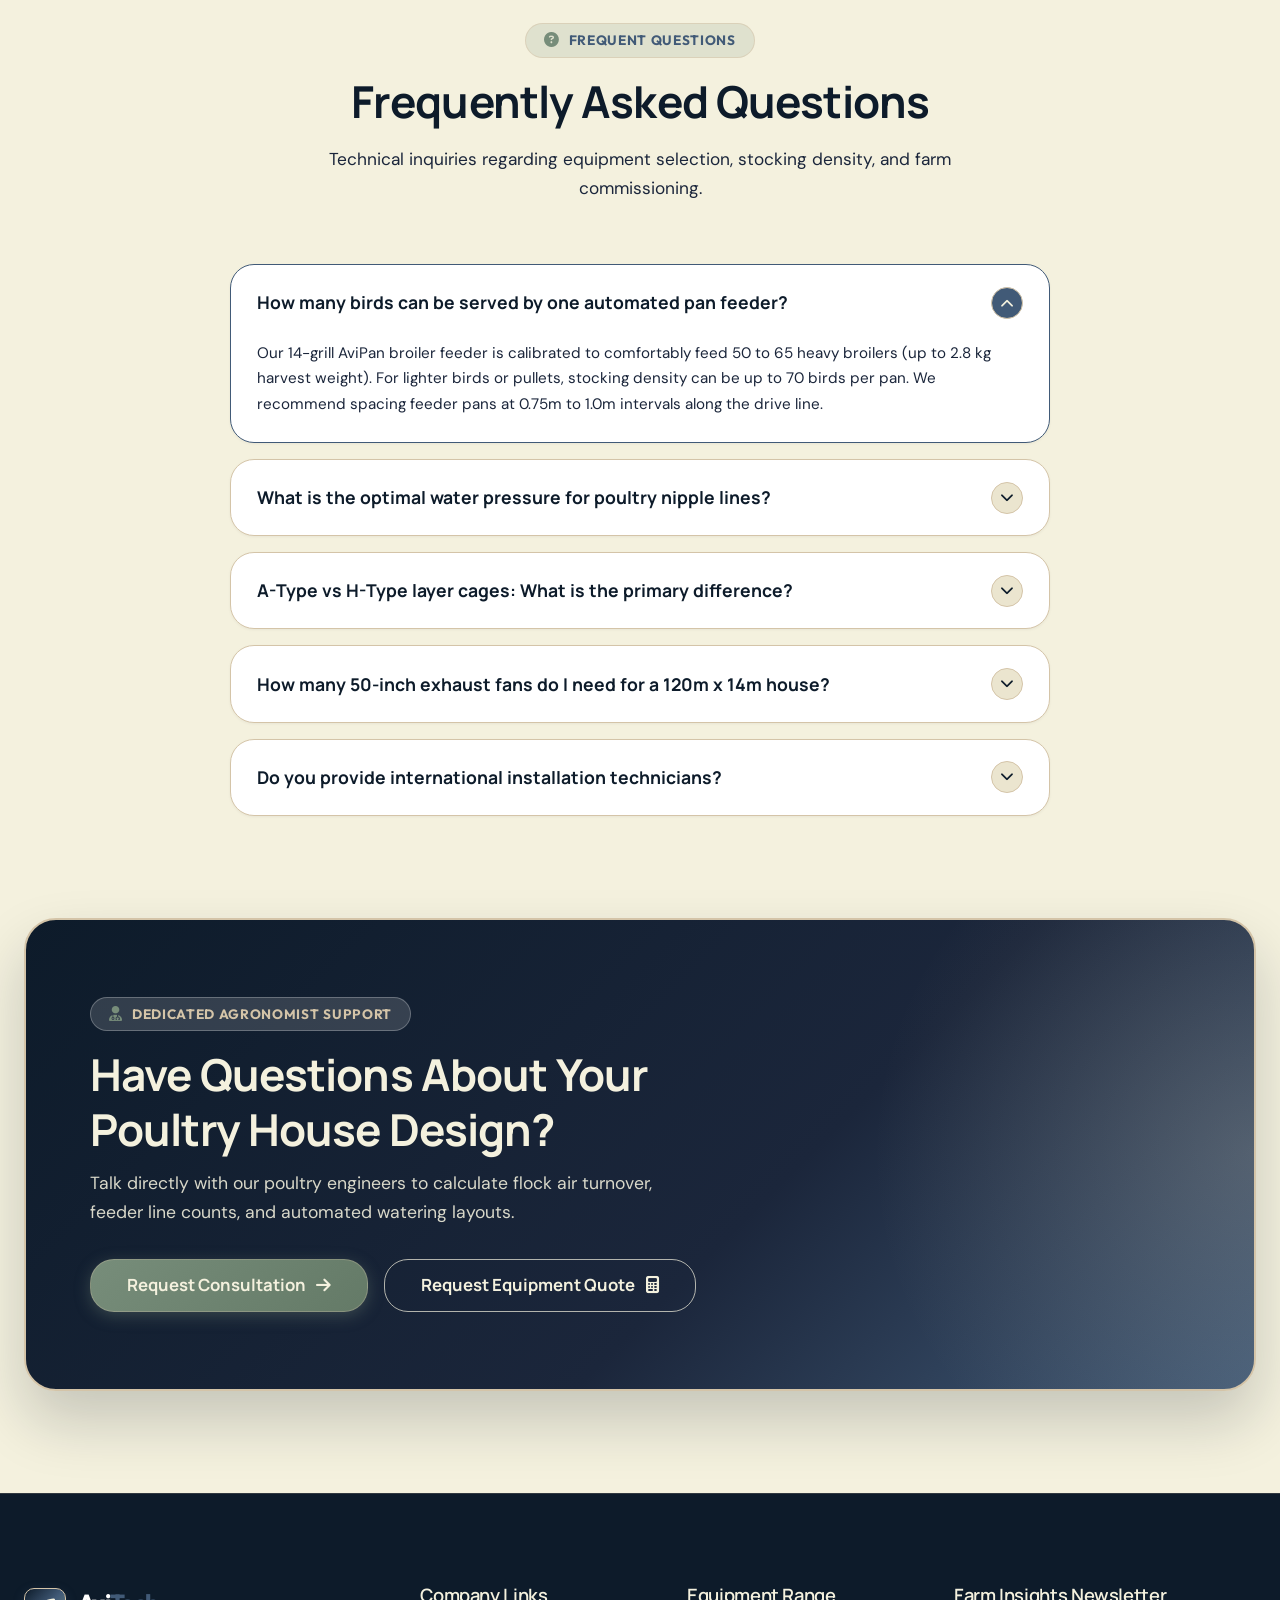
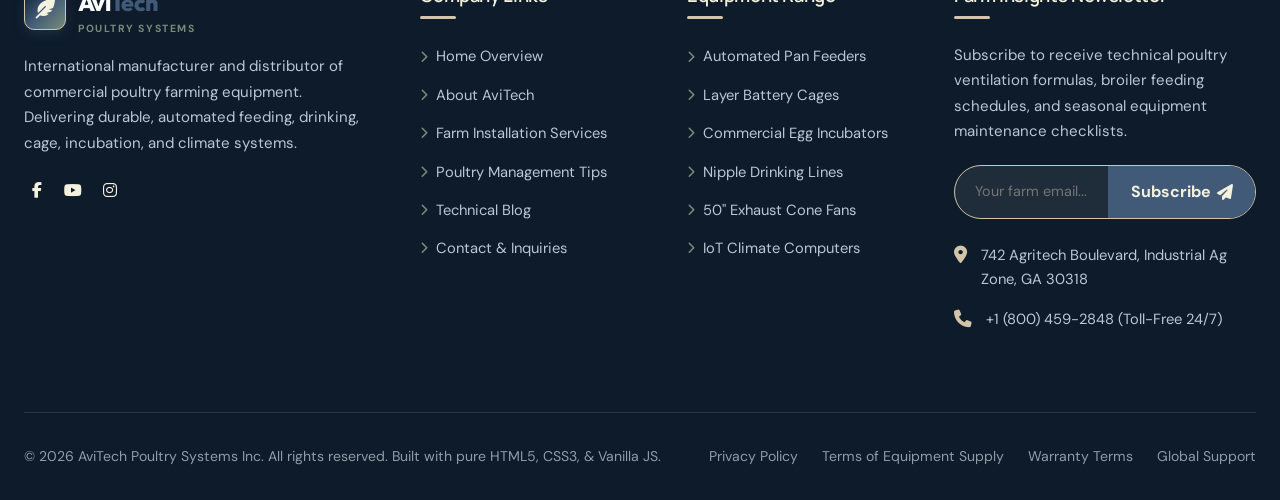
<file: farming-tips.html>
<!DOCTYPE html>
<html lang="en" data-theme="light" dir="ltr">
<head>
  <meta charset="UTF-8">
  <meta name="viewport" content="width=device-width, initial-scale=1.0">
  <title>Poultry Farming Tips & Equipment Management Guide | AviTech Systems</title>
  <meta name="description" content="Commercial poultry farming management tips: broiler FCR optimization, layer cage lighting programs, chick brooding temperatures, and ventilation calculations.">

  <!-- Open Graph -->
  <meta property="og:title" content="Commercial Poultry Farming Tips & Technical Best Practices | AviTech">
  <meta property="og:description" content="Comprehensive guides on temperature management, brooding, biosecurity, and equipment calibration.">
  <meta property="og:type" content="article">

  <!-- Favicon & App Icons -->
  <link rel="icon" type="image/svg+xml" href="assets/images/favicon.svg">
  <link rel="icon" type="image/png" sizes="32x32" href="assets/images/favicon-32x32.png">
  <link rel="icon" type="image/png" sizes="16x16" href="assets/images/favicon-16x16.png">
  <link rel="apple-touch-icon" sizes="180x180" href="assets/images/apple-touch-icon.png">
  <link rel="shortcut icon" href="favicon.ico">
  <link rel="manifest" href="site.webmanifest">
  <meta name="theme-color" content="#0D1B2A">

  <!-- Google Fonts -->
  <link rel="preconnect" href="https://fonts.googleapis.com">
  <link rel="preconnect" href="https://fonts.gstatic.com" crossorigin>
  <link href="https://fonts.googleapis.com/css2?family=DM+Sans:ital,opsz,wght@0,9..40,100..1000;1,9..40,100..1000&family=Manrope:wght@300..800&family=Outfit:wght@400..800&display=swap" rel="stylesheet">

  <!-- Font Awesome 6 Icons -->
  <link rel="stylesheet" href="https://cdnjs.cloudflare.com/ajax/libs/font-awesome/6.5.1/css/all.min.css">

  <!-- Core Stylesheets -->
  <link rel="stylesheet" href="assets/css/style.css">
  <link rel="stylesheet" href="assets/css/animations.css">
  <link rel="stylesheet" href="assets/css/responsive.css">
</head>
<body>

  <!-- ==================== MAIN HEADER / NAVBAR ==================== -->
  <header class="site-header">
    <div class="container navbar-inner">
      <a href="index.html" class="site-logo">
        <div class="logo-badge"><i class="fa-solid fa-feather-pointed"></i></div>
        <div class="logo-text">Avi<span>Tech</span>
          <span class="logo-subtitle">Poultry Systems</span>
        </div>
      </a>

      <nav class="nav-menu" aria-label="Primary Navigation">
        <div class="nav-item">
          <a href="index.html" class="nav-link">Home <i class="fa-solid fa-chevron-down"></i></a>
          <div class="dropdown-menu">
            <a href="index.html" class="dropdown-link"><i class="fa-solid fa-house-chimney"></i> Modern Ag Landing</a>
            <a href="index-2.html" class="dropdown-link"><i class="fa-solid fa-industry"></i> Equipment Specialized</a>
          </div>
        </div>
        <div class="nav-item">
          <a href="about.html" class="nav-link">About Us</a>
        </div>
        <div class="nav-item">
          <a href="products.html" class="nav-link">Products <i class="fa-solid fa-chevron-down"></i></a>
          <div class="dropdown-menu">
            <a href="products.html" class="dropdown-link"><i class="fa-solid fa-boxes-stacked"></i> All Equipment Catalog</a>
            <a href="product-details.html?id=pan-feeder-pro" class="dropdown-link"><i class="fa-solid fa-wheat-awn"></i> Feeder Line System</a>
            <a href="product-details.html?id=layer-battery-cage" class="dropdown-link"><i class="fa-solid fa-table-cells"></i> Layer Battery Cages</a>
            <a href="product-details.html?id=industrial-egg-incubator" class="dropdown-link"><i class="fa-solid fa-egg"></i> Egg Incubators</a>
            <a href="product-details.html?id=tunnel-ventilation-fan" class="dropdown-link"><i class="fa-solid fa-fan"></i> Ventilation Fans</a>
          </div>
        </div>
        <div class="nav-item">
          <a href="services.html" class="nav-link">Services</a>
        </div>
        <div class="nav-item">
          <a href="farming-tips.html" class="nav-link active">Farming Tips</a>
        </div>
        <div class="nav-item">
          <a href="blog.html" class="nav-link">Blog</a>
        </div>
        <div class="nav-item">
          <a href="contact.html" class="nav-link">Contact</a>
        </div>
      </nav>

      <div class="header-actions">
        <button type="button" class="control-btn header-search-open-btn" aria-label="Search" title="Search Equipment">
          <i class="fa-solid fa-magnifying-glass"></i>
        </button>
        <button type="button" class="control-btn theme-toggle-btn" aria-label="Toggle Theme" title="Light Mode Active (Click for Dark Mode)">
          <i class="fa-solid fa-sun"></i>
        </button>
        <button type="button" class="control-btn rtl-toggle-btn" aria-label="Toggle RTL/LTR Direction" title="Toggle RTL/LTR Direction">
          RTL
        </button>
        <button type="button" class="btn btn-sm btn-primary" data-open-quote>
          <span>Request Quote</span> <i class="fa-solid fa-arrow-right"></i>
        </button>
        <button type="button" class="hamburger-btn" aria-label="Toggle Drawer">
          <span class="hamburger-line"></span>
          <span class="hamburger-line"></span>
          <span class="hamburger-line"></span>
        </button>
      </div>
    </div>
  </header>

  <!-- ==================== MOBILE NAVIGATION DRAWER ==================== -->
  <div class="drawer-overlay"></div>
  <aside class="mobile-drawer" aria-label="Mobile Navigation Drawer">
    <div class="drawer-header">
      <a href="index.html" class="site-logo">
        <div class="logo-badge"><i class="fa-solid fa-feather-pointed"></i></div>
        <div class="logo-text">Avi<span>Tech</span></div>
      </a>
      <button type="button" class="control-btn drawer-close-btn" aria-label="Close Drawer"><i class="fa-solid fa-xmark"></i></button>
    </div>
        <div class="mobile-nav-menu">
      <div>
        <a href="index.html" class="mobile-nav-link mobile-dropdown-toggle">
          <span>Home</span> <i class="fa-solid fa-chevron-down mobile-chevron"></i>
        </a>
        <div class="mobile-submenu">
          <a href="index.html" class="mobile-submenu-link"><i class="fa-solid fa-house-chimney"></i> Modern Ag Landing</a>
          <a href="index-2.html" class="mobile-submenu-link"><i class="fa-solid fa-industry"></i> Equipment Specialized</a>
        </div>
      </div>
      <a href="about.html" class="mobile-nav-link">About Us</a>
      <div>
        <a href="products.html" class="mobile-nav-link mobile-dropdown-toggle">
          <span>Products</span> <i class="fa-solid fa-chevron-down mobile-chevron"></i>
        </a>
        <div class="mobile-submenu">
          <a href="products.html" class="mobile-submenu-link"><i class="fa-solid fa-boxes-stacked"></i> All Equipment</a>
          <a href="product-details.html?id=pan-feeder-pro" class="mobile-submenu-link"><i class="fa-solid fa-wheat-awn"></i> Feeder Line System</a>
          <a href="product-details.html?id=layer-battery-cage" class="mobile-submenu-link"><i class="fa-solid fa-table-cells"></i> Layer Battery Cages</a>
          <a href="product-details.html?id=industrial-egg-incubator" class="mobile-submenu-link"><i class="fa-solid fa-egg"></i> Egg Incubators</a>
        </div>
      </div>
      <div>
        <a href="services.html" class="mobile-nav-link mobile-dropdown-toggle">
          <span>Services</span> <i class="fa-solid fa-chevron-down mobile-chevron"></i>
        </a>
        <div class="mobile-submenu">
          <a href="services.html" class="mobile-submenu-link"><i class="fa-solid fa-screwdriver-wrench"></i> All Farm Services</a>
          <a href="service-details.html" class="mobile-submenu-link"><i class="fa-solid fa-hammer"></i> Turnkey Installation</a>
        </div>
      </div>
      <a href="farming-tips.html" class="mobile-nav-link active">Farming Tips</a>
      <a href="blog.html" class="mobile-nav-link">Blog & News</a>
      <a href="contact.html" class="mobile-nav-link">Contact Us</a>
    </div>
    <div style="margin-top: auto; display: flex; flex-direction: column; gap: 0.75rem;">
      <a href="contact.html#quote-section" class="btn btn-secondary w-100 mobile-drawer-quote-btn">
        <i class="fa-solid fa-calculator"></i> Request a Quote
      </a>
      <div style="display: flex; justify-content: space-around; padding-top: 1rem; border-top: 1px solid var(--border-light);">
        <button type="button" class="btn-text theme-toggle-btn"><i class="fa-solid fa-sun"></i> Light Mode</button>
        <button type="button" class="btn-text rtl-toggle-btn"><i class="fa-solid fa-globe"></i> RTL</button>
      </div>
    </div>
  </aside>

  <!-- ==================== PAGE HERO ==================== -->
  <section class="page-hero-cinema" aria-label="Poultry Management Guides Hero">
    <img src="assets/images/hero/hero-farming-tips.jpg" alt="Poultry Farming Management and Equipment Guides" class="hero-slide-bg">
    <div class="hero-slide-overlay"></div>
    <div class="container hero-slide-container">
      <div class="hero-slide-content">
        <span class="hero-tag"><i class="fa-solid fa-book-open"></i> Technical Agronomy Knowledge</span>
        <h1 class="hero-title">Flock Husbandry Science. <br><span class="text-gradient">Poultry Management Tips</span></h1>
        <p class="hero-description">Expert recommendations on brooding microclimates, feed conversion ratios (FCR), layer photoperiod schedules, and negative-pressure ventilation calibration.</p>
        <div class="hero-meta-row">
          <nav class="breadcrumbs" aria-label="Breadcrumb">
            <a href="index.html">Home</a>
            <i class="fa-solid fa-chevron-right"></i>
            <span>Farming Tips</span>
          </nav>
        </div>
      </div>
    </div>
  </section>

  <!-- ==================== CORE MANAGEMENT GUIDES ==================== -->
  <section class="section">
    <div class="container">
      <div class="section-header text-center reveal-up">
        <span class="section-tag"><i class="fa-solid fa-layer-group"></i> Production Modules</span>
        <h2 class="section-title">Critical Management Protocols For Maximum Yield</h2>
        <p class="section-desc">Practical, proven field procedures directly from our agricultural engineers to help you maintain low mortality and optimal flock feed efficiency.</p>
      </div>

      <div class="grid grid-3 reveal-stagger">
        <!-- Tip 1: Broiler Tips -->
        <article class="category-card hover-float">
          <div class="category-card-img-wrap">
            <img src="assets/images/poultry/broiler-farm.jpg" alt="Commercial Broiler Farm Management" class="category-card-img" loading="lazy">
            <span class="category-card-badge">Broiler Management</span>
          </div>
          <div class="category-card-body">
            <div class="category-icon"><i class="fa-solid fa-drumstick-bite"></i></div>
            <h3 class="category-title">Broiler FCR Optimization</h3>
            <p class="category-desc">
              Adjust pan feeding heights every 48 hours to match bird back heights. Ensure feed pans run empty for 30 minutes daily to stimulate uniform crop cleaning.
            </p>
            <ul style="font-size: 0.85rem; color: var(--text-secondary); margin-bottom: 1rem; display: flex; flex-direction: column; gap: 0.35rem;">
              <li><i class="fa-solid fa-angle-right" style="color: var(--c-sage-green);"></i> Day 1–7: Continuous light for chick feeding</li>
              <li><i class="fa-solid fa-angle-right" style="color: var(--c-sage-green);"></i> Day 8+: 4 hours darkness for bone density</li>
            </ul>
          </div>
        </article>

        <!-- Tip 2: Layer Tips -->
        <article class="category-card hover-float">
          <div class="category-card-img-wrap">
            <img src="assets/images/poultry/layer-farm.jpg" alt="Layer Battery Cage Management" class="category-card-img" loading="lazy">
            <span class="category-card-badge">Layer Egg Production</span>
          </div>
          <div class="category-card-body">
            <div class="category-icon"><i class="fa-solid fa-egg"></i></div>
            <h3 class="category-title">Layer Egg Shell Density</h3>
            <p class="category-desc">
              Schedule afternoon calcium top-dressing between 2:00 PM and 4:00 PM when eggshell calcification occurs inside the uterus, reducing cracked eggs below 0.3%.
            </p>
            <ul style="font-size: 0.85rem; color: var(--text-secondary); margin-bottom: 1rem; display: flex; flex-direction: column; gap: 0.35rem;">
              <li><i class="fa-solid fa-angle-right" style="color: var(--c-sage-green);"></i> Run manure belts daily to remove ammonia</li>
              <li><i class="fa-solid fa-angle-right" style="color: var(--c-sage-green);"></i> Calibrate egg conveyor speed to 18m/min</li>
            </ul>
          </div>
        </article>

        <!-- Tip 3: Chick Brooding -->
        <article class="category-card hover-float">
          <div class="category-card-img-wrap">
            <img src="assets/images/products/gas-brooder.jpg" alt="Commercial Poultry Radiant Gas Brooder Thermal Curves" class="category-card-img" loading="lazy">
            <span class="category-card-badge">Chick Brooding (Days 1–14)</span>
          </div>
          <div class="category-card-body">
            <div class="category-icon"><i class="fa-solid fa-temperature-arrow-up"></i></div>
            <h3 class="category-title">Thermal Brooding Curves</h3>
            <p class="category-desc">
              Preheat shed concrete to 32°C 24 hours prior to chick placement. Cold litter causes chick gut shut down and uneven flock weights.
            </p>
            <ul style="font-size: 0.85rem; color: var(--text-secondary); margin-bottom: 1rem; display: flex; flex-direction: column; gap: 0.35rem;">
              <li><i class="fa-solid fa-angle-right" style="color: var(--c-sage-green);"></i> Target 60–70% relative humidity</li>
              <li><i class="fa-solid fa-angle-right" style="color: var(--c-sage-green);"></i> Check crop fill: 95% full by Hour 24</li>
            </ul>
          </div>
        </article>

        <!-- Tip 4: Water Sanitation -->
        <article class="category-card hover-float">
          <div class="category-card-img-wrap">
            <img src="assets/images/products/nipple-drinker.jpg" alt="Poultry Drinking Water System" class="category-card-img" loading="lazy">
            <span class="category-card-badge">Water Quality</span>
          </div>
          <div class="category-card-body">
            <div class="category-icon"><i class="fa-solid fa-faucet-drip"></i></div>
            <h3 class="category-title">Biofilm & Nipple Sanitization</h3>
            <p class="category-desc">
              Flush water lines weekly with hydrogen peroxide or chlorine dioxide at 2 bar pressure to dissolve slimy biofilm colonies that harbor E. coli.
            </p>
            <ul style="font-size: 0.85rem; color: var(--text-secondary); margin-bottom: 1rem; display: flex; flex-direction: column; gap: 0.35rem;">
              <li><i class="fa-solid fa-angle-right" style="color: var(--c-sage-green);"></i> Maintain water pH between 5.8 and 6.8</li>
              <li><i class="fa-solid fa-angle-right" style="color: var(--c-sage-green);"></i> Keep water temp below 22°C in summer</li>
            </ul>
          </div>
        </article>

        <!-- Tip 5: Ventilation Management -->
        <article class="category-card hover-float">
          <div class="category-card-img-wrap">
            <img src="assets/images/products/ventilation-fan.jpg" alt="Poultry Exhaust Cone Fan" class="category-card-img" loading="lazy">
            <span class="category-card-badge">Ventilation Science</span>
          </div>
          <div class="category-card-body">
            <div class="category-icon"><i class="fa-solid fa-fan"></i></div>
            <h3 class="category-title">Static Pressure Calibration</h3>
            <p class="category-desc">
              Calculate air inlet openings so air enters at 4.5–5.5 m/s velocity. In cold weather, this throws incoming air to the ridge apex before descending on birds.
            </p>
            <ul style="font-size: 0.85rem; color: var(--text-secondary); margin-bottom: 1rem; display: flex; flex-direction: column; gap: 0.35rem;">
              <li><i class="fa-solid fa-angle-right" style="color: var(--c-sage-green);"></i> Target 20–25 Pa static pressure differential</li>
              <li><i class="fa-solid fa-angle-right" style="color: var(--c-sage-green);"></i> Inspect belt tension on 50" fans monthly</li>
            </ul>
          </div>
        </article>

        <!-- Tip 6: Biosecurity Protocols -->
        <article class="category-card hover-float">
          <div class="category-card-img-wrap">
            <img src="assets/images/poultry/multi-million-bird-integrator.jpg" alt="Commercial Poultry Biosecurity 3-Zone Perimeter" class="category-card-img" loading="lazy">
            <span class="category-card-badge">Biosecurity & Hygiene</span>
          </div>
          <div class="category-card-body">
            <div class="category-icon"><i class="fa-solid fa-shield-virus"></i></div>
            <h3 class="category-title">Strict 3-Zone Perimeter Rule</h3>
            <p class="category-desc">
              Enforce a "Danish Entry" anteroom with color-coded boots, dedicated overalls, and hand sanitizers at the doorway of every poultry house.
            </p>
            <ul style="font-size: 0.85rem; color: var(--text-secondary); margin-bottom: 1rem; display: flex; flex-direction: column; gap: 0.35rem;">
              <li><i class="fa-solid fa-angle-right" style="color: var(--c-sage-green);"></i> Maintain 14-day downtime between flocks</li>
              <li><i class="fa-solid fa-angle-right" style="color: var(--c-sage-green);"></i> Thermal fog with glutaraldehyde sanitizers</li>
            </ul>
          </div>
        </article>
      </div>
    </div>
  </section>

  <!-- ==================== TEMPERATURE & BROODING MATRIX ==================== -->
  <section class="section section-bg-alt">
    <div class="container">
      <div class="section-header text-center reveal-up">
        <span class="section-tag"><i class="fa-solid fa-temperature-half"></i> Temperature Reference Matrix</span>
        <h2 class="section-title">Optimal Poultry Shed Temperature Curve by Age</h2>
        <p class="section-desc">Recommended setpoints for commercial broilers from Day 1 to Day 42 at 60% relative humidity.</p>
      </div>

      <div class="reveal-up" style="background: var(--bg-surface); border: 1px solid var(--border-medium); border-radius: var(--radius-xl); overflow-x: auto; box-shadow: var(--shadow-sm);">
        <table style="width: 100%; border-collapse: collapse; min-width: 600px; font-size: 0.95rem;">
          <thead>
            <tr style="background: var(--bg-surface-secondary); border-bottom: 2px solid var(--border-medium);">
              <th style="padding: 1rem 1.5rem; text-align: left; font-family: var(--font-heading);">Bird Age (Days)</th>
              <th style="padding: 1rem 1.5rem; text-align: left; font-family: var(--font-heading);">Under Brooder Temp</th>
              <th style="padding: 1rem 1.5rem; text-align: left; font-family: var(--font-heading);">Ambient Shed Temp</th>
              <th style="padding: 1rem 1.5rem; text-align: left; font-family: var(--font-heading);">Relative Humidity (RH)</th>
              <th style="padding: 1rem 1.5rem; text-align: left; font-family: var(--font-heading);">Target Minimum Ventilation</th>
            </tr>
          </thead>
          <tbody>
            <tr style="border-bottom: 1px solid var(--border-light);">
              <td style="padding: 0.85rem 1.5rem; font-weight: 700; color: var(--c-slate-blue);">Day 1 – 3</td>
              <td style="padding: 0.85rem 1.5rem;">34.0°C – 35.0°C</td>
              <td style="padding: 0.85rem 1.5rem;">31.0°C – 32.0°C</td>
              <td style="padding: 0.85rem 1.5rem;">60% – 70%</td>
              <td style="padding: 0.85rem 1.5rem;">0.10 m³/hr per chick</td>
            </tr>
            <tr style="border-bottom: 1px solid var(--border-light);">
              <td style="padding: 0.85rem 1.5rem; font-weight: 700; color: var(--c-slate-blue);">Day 4 – 7</td>
              <td style="padding: 0.85rem 1.5rem;">32.0°C – 33.0°C</td>
              <td style="padding: 0.85rem 1.5rem;">29.0°C – 30.0°C</td>
              <td style="padding: 0.85rem 1.5rem;">60% – 65%</td>
              <td style="padding: 0.85rem 1.5rem;">0.20 m³/hr per chick</td>
            </tr>
            <tr style="border-bottom: 1px solid var(--border-light);">
              <td style="padding: 0.85rem 1.5rem; font-weight: 700; color: var(--c-slate-blue);">Day 8 – 14</td>
              <td style="padding: 0.85rem 1.5rem;">30.0°C – 31.0°C</td>
              <td style="padding: 0.85rem 1.5rem;">27.0°C – 28.0°C</td>
              <td style="padding: 0.85rem 1.5rem;">55% – 65%</td>
              <td style="padding: 0.85rem 1.5rem;">0.45 m³/hr per chick</td>
            </tr>
            <tr style="border-bottom: 1px solid var(--border-light);">
              <td style="padding: 0.85rem 1.5rem; font-weight: 700; color: var(--c-slate-blue);">Day 15 – 21</td>
              <td style="padding: 0.85rem 1.5rem;">27.0°C – 28.0°C</td>
              <td style="padding: 0.85rem 1.5rem;">24.0°C – 25.0°C</td>
              <td style="padding: 0.85rem 1.5rem;">55% – 60%</td>
              <td style="padding: 0.85rem 1.5rem;">0.90 m³/hr per chick</td>
            </tr>
            <tr style="border-bottom: 1px solid var(--border-light);">
              <td style="padding: 0.85rem 1.5rem; font-weight: 700; color: var(--c-slate-blue);">Day 22 – 28</td>
              <td style="padding: 0.85rem 1.5rem;">Brooders OFF</td>
              <td style="padding: 0.85rem 1.5rem;">22.0°C – 23.0°C</td>
              <td style="padding: 0.85rem 1.5rem;">50% – 60%</td>
              <td style="padding: 0.85rem 1.5rem;">1.70 m³/hr per chick</td>
            </tr>
            <tr>
              <td style="padding: 0.85rem 1.5rem; font-weight: 700; color: var(--c-slate-blue);">Day 29 – 42+</td>
              <td style="padding: 0.85rem 1.5rem;">Brooders OFF</td>
              <td style="padding: 0.85rem 1.5rem;">19.0°C – 21.0°C</td>
              <td style="padding: 0.85rem 1.5rem;">50% – 60%</td>
              <td style="padding: 0.85rem 1.5rem;">3.20 – 4.50 m³/hr (Tunnel)</td>
            </tr>
          </tbody>
        </table>
      </div>
    </div>
  </section>

  <!-- ==================== FAQ ACCORDION ==================== -->
  <section class="section">
    <div class="container">
      <div class="section-header text-center reveal-up">
        <span class="section-tag"><i class="fa-solid fa-circle-question"></i> Frequent Questions</span>
        <h2 class="section-title">Frequently Asked Questions</h2>
        <p class="section-desc">Technical inquiries regarding equipment selection, stocking density, and farm commissioning.</p>
      </div>

      <div style="max-width: 820px; margin-inline: auto;" class="reveal-up">
        <div class="accordion">
          <!-- Item 1 -->
          <div class="accordion-item active">
            <div class="accordion-header">
              <span>How many birds can be served by one automated pan feeder?</span>
              <div class="accordion-icon"><i class="fa-solid fa-chevron-down"></i></div>
            </div>
            <div class="accordion-body">
              <p>
                Our 14-grill AviPan broiler feeder is calibrated to comfortably feed 50 to 65 heavy broilers (up to 2.8 kg harvest weight). For lighter birds or pullets, stocking density can be up to 70 birds per pan. We recommend spacing feeder pans at 0.75m to 1.0m intervals along the drive line.
              </p>
            </div>
          </div>

          <!-- Item 2 -->
          <div class="accordion-item">
            <div class="accordion-header">
              <span>What is the optimal water pressure for poultry nipple lines?</span>
              <div class="accordion-icon"><i class="fa-solid fa-chevron-down"></i></div>
            </div>
            <div class="accordion-body">
              <p>
                Water pressure should be maintained low: between 10 cm and 15 cm water column for Day 1 chicks to ensure easy trigger activation without splashing. As birds mature, gradually raise pressure to 30 cm – 40 cm water column by Day 35 to provide high volume flow (80–120 ml/min) without leaking.
              </p>
            </div>
          </div>

          <!-- Item 3 -->
          <div class="accordion-item">
            <div class="accordion-header">
              <span>A-Type vs H-Type layer cages: What is the primary difference?</span>
              <div class="accordion-icon"><i class="fa-solid fa-chevron-down"></i></div>
            </div>
            <div class="accordion-body">
              <p>
                A-Type cages are arranged in a stepped ladder structure, allowing manure to drop between tiers directly onto a concrete pit floor or basic scraper. They are cost-effective for naturally ventilated or open-sided sheds. H-Type cages are vertically stacked in tiers with automated PP manure belts running directly under every single tier. H-Type allows much higher stocking density in fully enclosed, tunnel-ventilated houses.
              </p>
            </div>
          </div>

          <!-- Item 4 -->
          <div class="accordion-item">
            <div class="accordion-header">
              <span>How many 50-inch exhaust fans do I need for a 120m x 14m house?</span>
              <div class="accordion-icon"><i class="fa-solid fa-chevron-down"></i></div>
            </div>
            <div class="accordion-body">
              <p>
                A 120m x 14m x 3m shed contains approximately 5,040 m³ air volume. To achieve a summer air speed of 2.5 m/s across the 42 m² cross-section, you need approximately 105 m³/sec (equivalent to ~222,000 CFM). Since our 50-inch cone fans produce 44,000 CFM at operating static pressure, this house requires 6 tunnel fans for peak summer cooling plus 2 minimum-ventilation sidewall fans.
              </p>
            </div>
          </div>

          <!-- Item 5 -->
          <div class="accordion-item">
            <div class="accordion-header">
              <span>Do you provide international installation technicians?</span>
              <div class="accordion-icon"><i class="fa-solid fa-chevron-down"></i></div>
            </div>
            <div class="accordion-body">
              <p>
                Yes. For turnkey projects, we deploy experienced AviTech installation supervisors to oversee civil anchoring, cage assembly, feeder alignment, electrical panel wiring, and test commissioning anywhere in the world. We also train your farm operators on maintenance routines.
              </p>
            </div>
          </div>
        </div>
      </div>
    </div>
  </section>

  <!-- ==================== EXPERT CONSULTATION CTA ==================== -->
  <section class="section" style="padding-top: 0;">
    <div class="container">
      <div class="cta-banner reveal-up">
        <div class="cta-text-wrap">
          <span class="section-tag" style="background: rgba(255,255,255,0.15); color: var(--c-warm-sand); border: 1px solid rgba(255,255,255,0.25);">
            <i class="fa-solid fa-user-doctor"></i> Dedicated Agronomist Support
          </span>
          <h2>Have Questions About Your Poultry House Design?</h2>
          <p>Talk directly with our poultry engineers to calculate flock air turnover, feeder line counts, and automated watering layouts.</p>
        </div>
        <div class="cta-buttons">
          <a href="contact.html" class="btn btn-secondary btn-lg">Request Consultation <i class="fa-solid fa-arrow-right"></i></a>
          <button type="button" class="btn btn-outline-white btn-lg" data-open-quote>Request Equipment Quote <i class="fa-solid fa-calculator"></i></button>
        </div>
      </div>
    </div>
  </section>

  <!-- ==================== FOOTER ==================== -->
  <footer class="site-footer">
    <div class="container">
      <div class="footer-grid">
        <!-- Col 1: Brand Info -->
        <div class="footer-col">
          <a href="index.html" class="site-logo" style="color: #ffffff;">
            <div class="logo-badge"><i class="fa-solid fa-feather-pointed"></i></div>
            <div class="logo-text">Avi<span>Tech</span>
              <span class="logo-subtitle" style="color: var(--c-sage-green);">Poultry Systems</span>
            </div>
          </a>
          <p class="footer-desc">
            International manufacturer and distributor of commercial poultry farming equipment. Delivering durable, automated feeding, drinking, cage, incubation, and climate systems.
          </p>
          <div class="topbar-socials" style="margin-top: 1rem;">
            <a href="#" class="topbar-social-link" aria-label="Facebook"><i class="fa-brands fa-facebook-f"></i></a>
            <a href="#" class="topbar-social-link" aria-label="YouTube"><i class="fa-brands fa-youtube"></i></a>
            <a href="#" class="topbar-social-link" aria-label="Instagram"><i class="fa-brands fa-instagram"></i></a>
          </div>
        </div>

        <!-- Col 2: Quick Links -->
        <div class="footer-col">
          <h4>Company Links</h4>
          <ul class="footer-links">
            <li><a href="index.html" class="footer-link"><i class="fa-solid fa-chevron-right"></i> Home Overview</a></li>
            <li><a href="about.html" class="footer-link"><i class="fa-solid fa-chevron-right"></i> About AviTech</a></li>
            <li><a href="services.html" class="footer-link"><i class="fa-solid fa-chevron-right"></i> Farm Installation Services</a></li>
            <li><a href="farming-tips.html" class="footer-link"><i class="fa-solid fa-chevron-right"></i> Poultry Management Tips</a></li>
            <li><a href="blog.html" class="footer-link"><i class="fa-solid fa-chevron-right"></i> Technical Blog</a></li>
            <li><a href="contact.html" class="footer-link"><i class="fa-solid fa-chevron-right"></i> Contact & Inquiries</a></li>
          </ul>
        </div>

        <!-- Col 3: Product Categories -->
        <div class="footer-col">
          <h4>Equipment Range</h4>
          <ul class="footer-links">
            <li><a href="products.html?filter=feeders" class="footer-link"><i class="fa-solid fa-chevron-right"></i> Automated Pan Feeders</a></li>
            <li><a href="products.html?filter=cages" class="footer-link"><i class="fa-solid fa-chevron-right"></i> Layer Battery Cages</a></li>
            <li><a href="products.html?filter=incubators" class="footer-link"><i class="fa-solid fa-chevron-right"></i> Commercial Egg Incubators</a></li>
            <li><a href="products.html?filter=drinking" class="footer-link"><i class="fa-solid fa-chevron-right"></i> Nipple Drinking Lines</a></li>
            <li><a href="products.html?filter=ventilation" class="footer-link"><i class="fa-solid fa-chevron-right"></i> 50" Exhaust Cone Fans</a></li>
            <li><a href="products.html?filter=automation" class="footer-link"><i class="fa-solid fa-chevron-right"></i> IoT Climate Computers</a></li>
          </ul>
        </div>

        <!-- Col 4: Newsletter & Contact -->
        <div class="footer-col">
          <h4>Farm Insights Newsletter</h4>
          <p class="footer-desc" style="margin-top: 0;">
            Subscribe to receive technical poultry ventilation formulas, broiler feeding schedules, and seasonal equipment maintenance checklists.
          </p>
          <form class="newsletter-form" novalidate>
            <div class="newsletter-box">
              <input type="email" class="newsletter-input" placeholder="Your farm email..." required>
              <button type="submit" class="newsletter-btn" aria-label="Subscribe to newsletter">
                <span>Subscribe</span> <i class="fa-solid fa-paper-plane" style="margin-inline-start: 6px;"></i>
              </button>
            </div>
          </form>
          <div style="margin-top: 1.5rem;">
            <div class="footer-contact-item">
              <i class="fa-solid fa-location-dot"></i>
              <span>742 Agritech Boulevard, Industrial Ag Zone, GA 30318</span>
            </div>
            <div class="footer-contact-item">
              <i class="fa-solid fa-phone"></i>
              <span>+1 (800) 459-2848 (Toll-Free 24/7)</span>
            </div>
          </div>
        </div>
      </div>

      <div class="footer-bottom">
        <div>
          &copy; 2026 AviTech Poultry Systems Inc. All rights reserved. Built with pure HTML5, CSS3, & Vanilla JS.
        </div>
        <div class="footer-bottom-links">
          <a href="#">Privacy Policy</a>
          <a href="#">Terms of Equipment Supply</a>
          <a href="#">Warranty Terms</a>
          <a href="contact.html">Global Support</a>
        </div>
      </div>
    </div>
  </footer>

  <!-- ==================== SCRIPTS ==================== -->
  <script src="assets/js/theme.js"></script>
  <script src="assets/js/slider.js"></script>
  <script src="assets/js/animations.js"></script>
  <script src="assets/js/products.js"></script>
  <script src="assets/js/forms.js"></script>
  <script src="assets/js/main.js"></script>
</body>
</html>
</file>
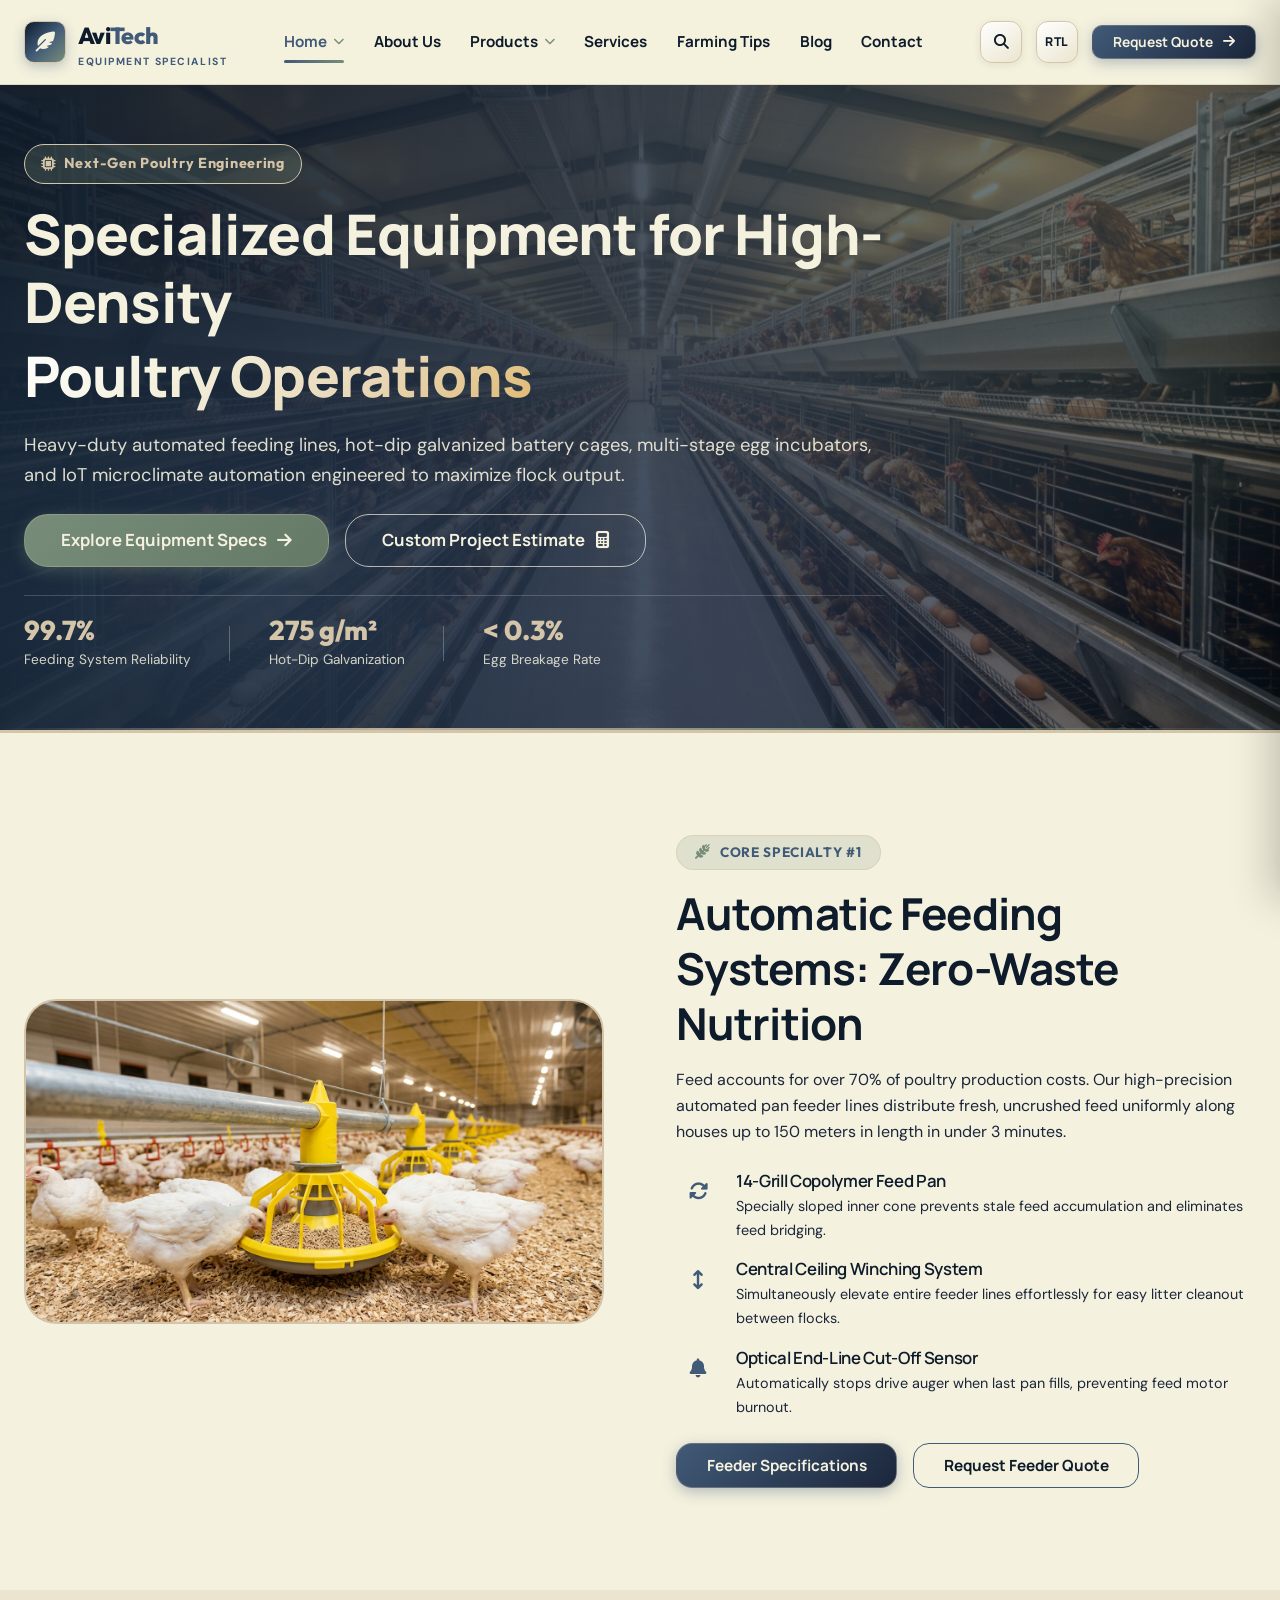
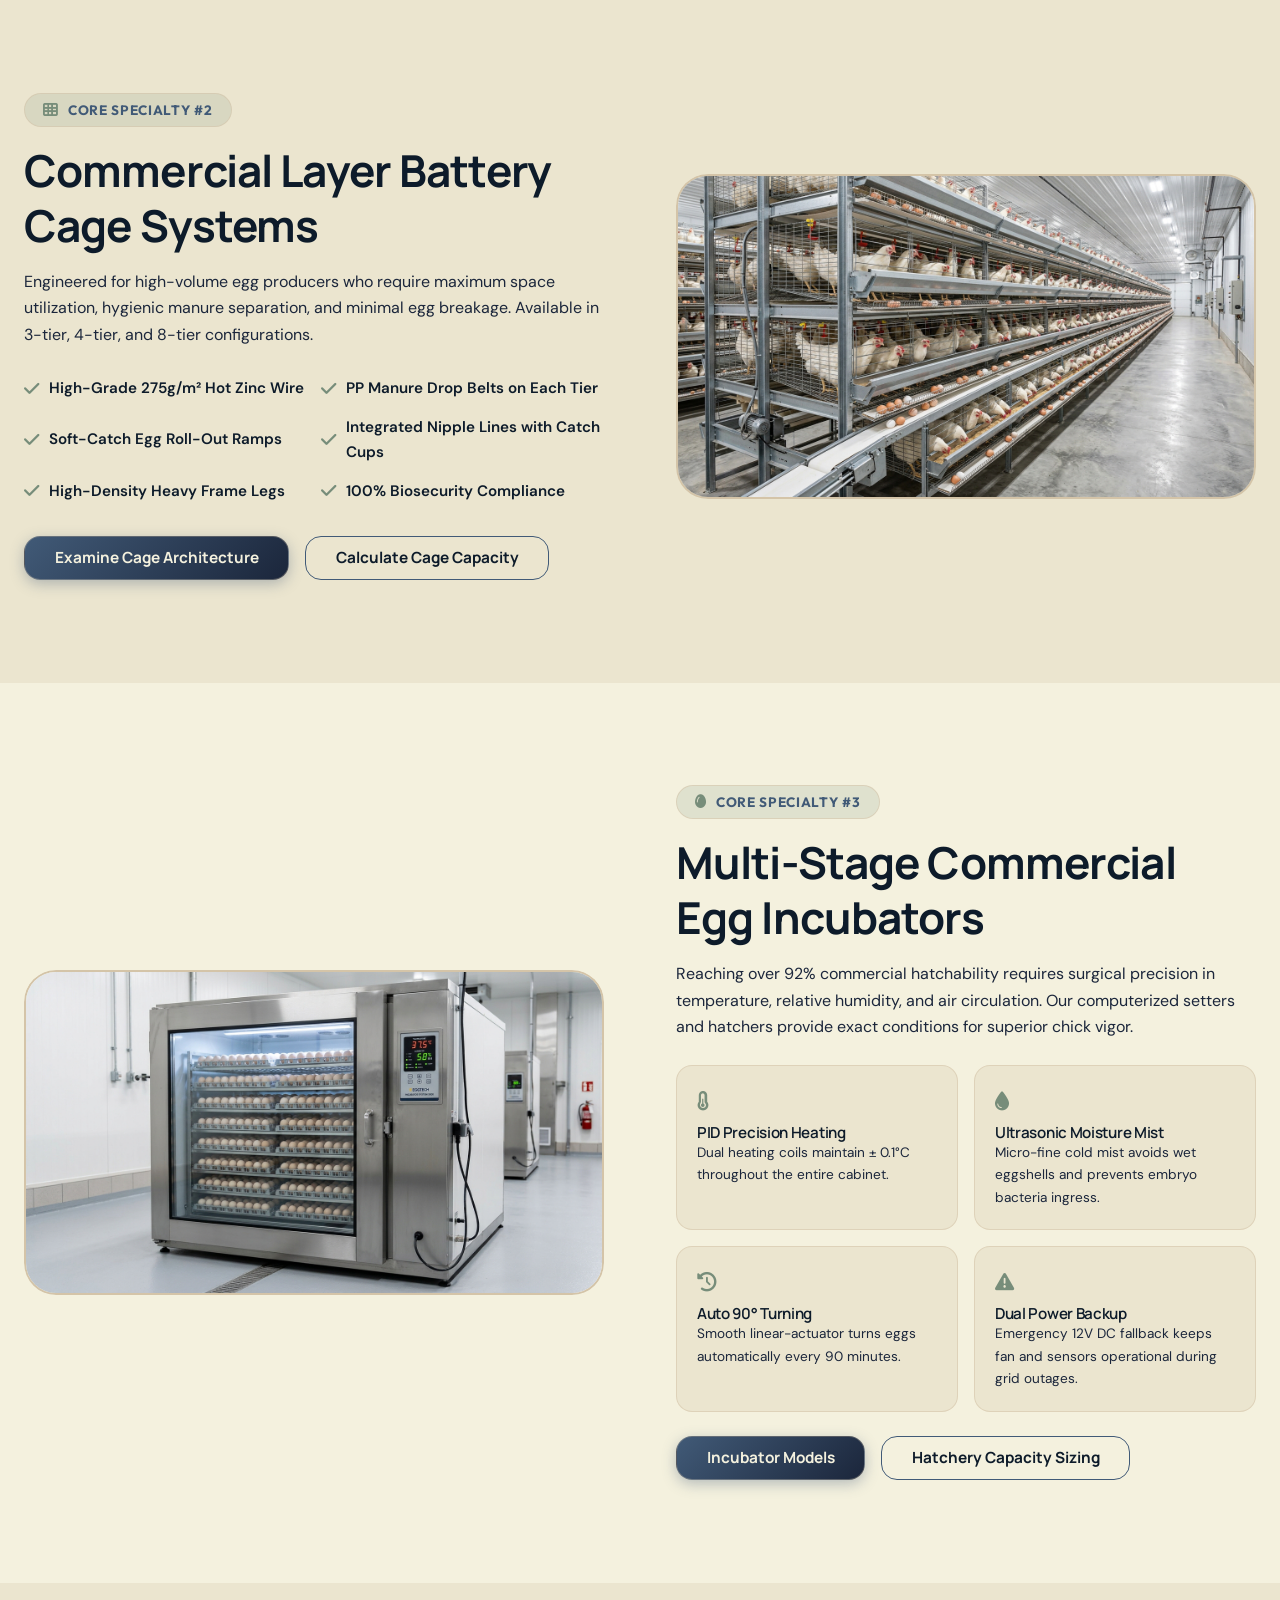
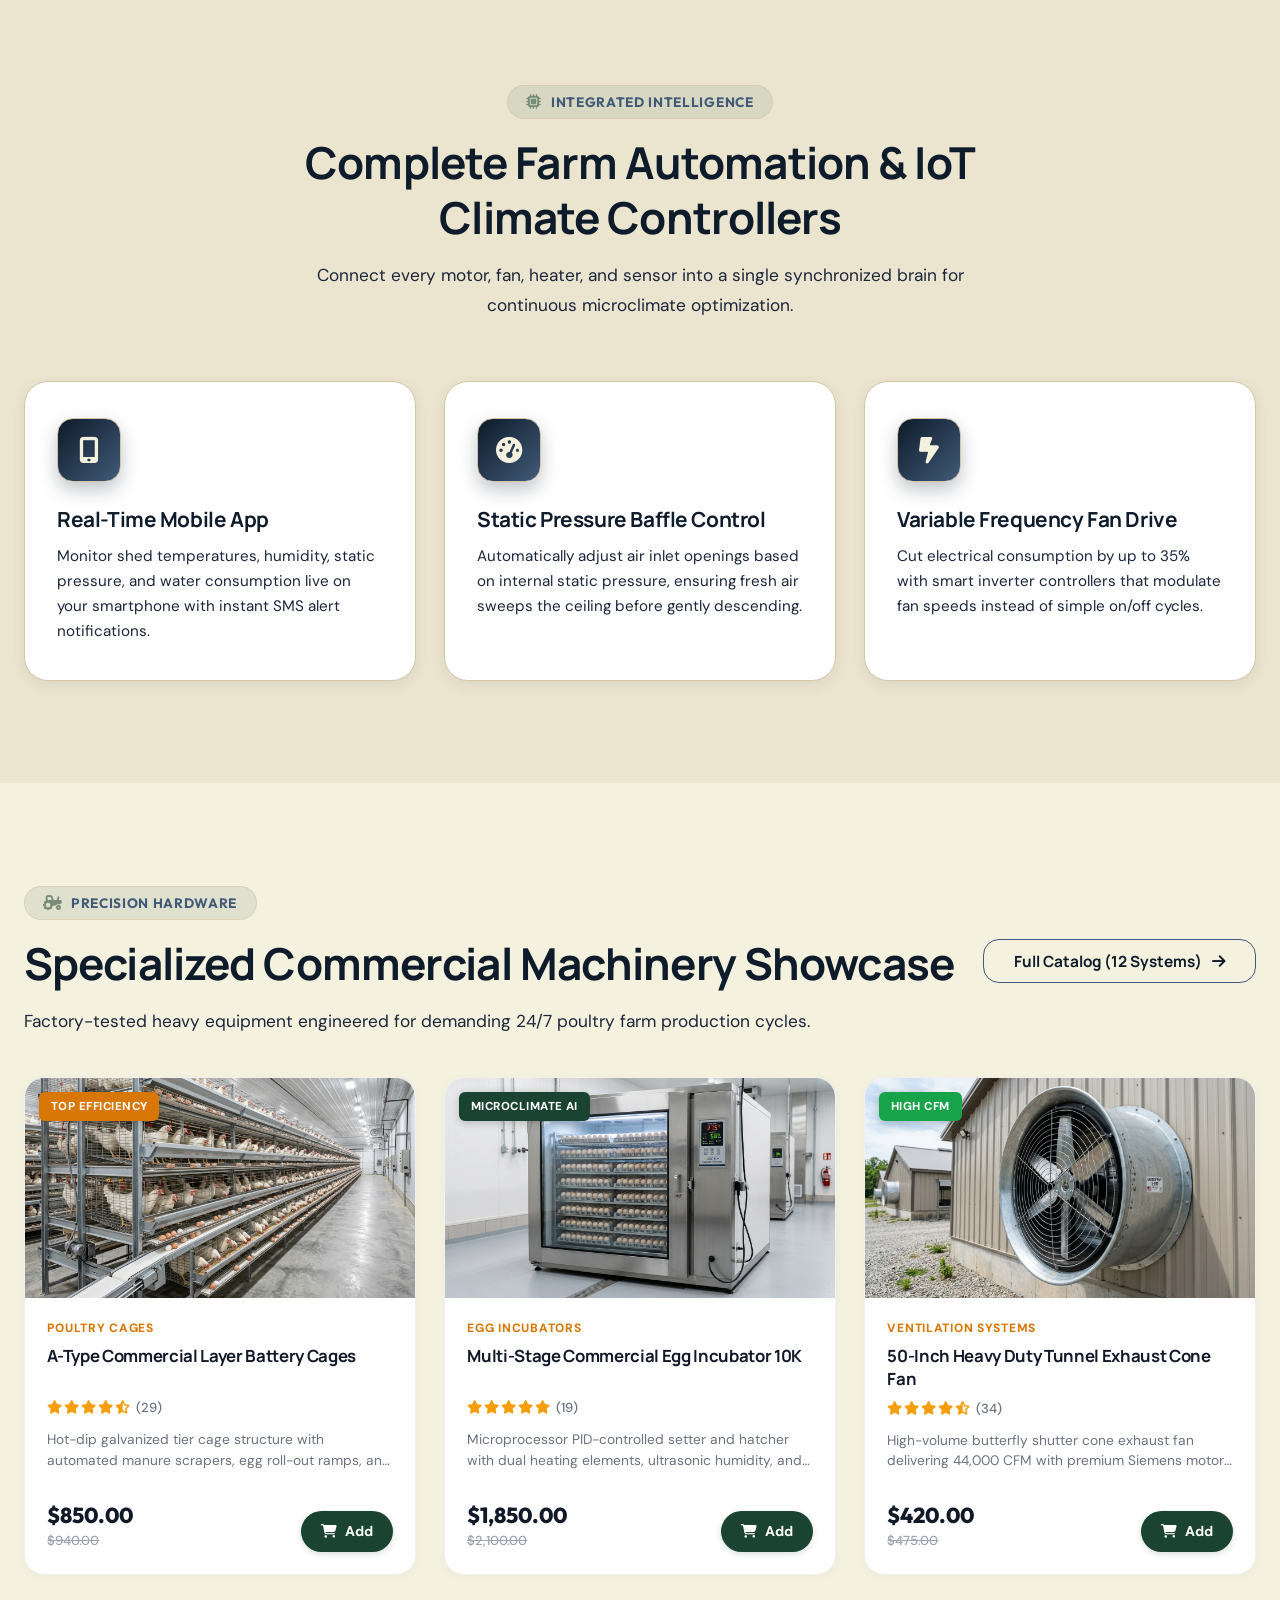
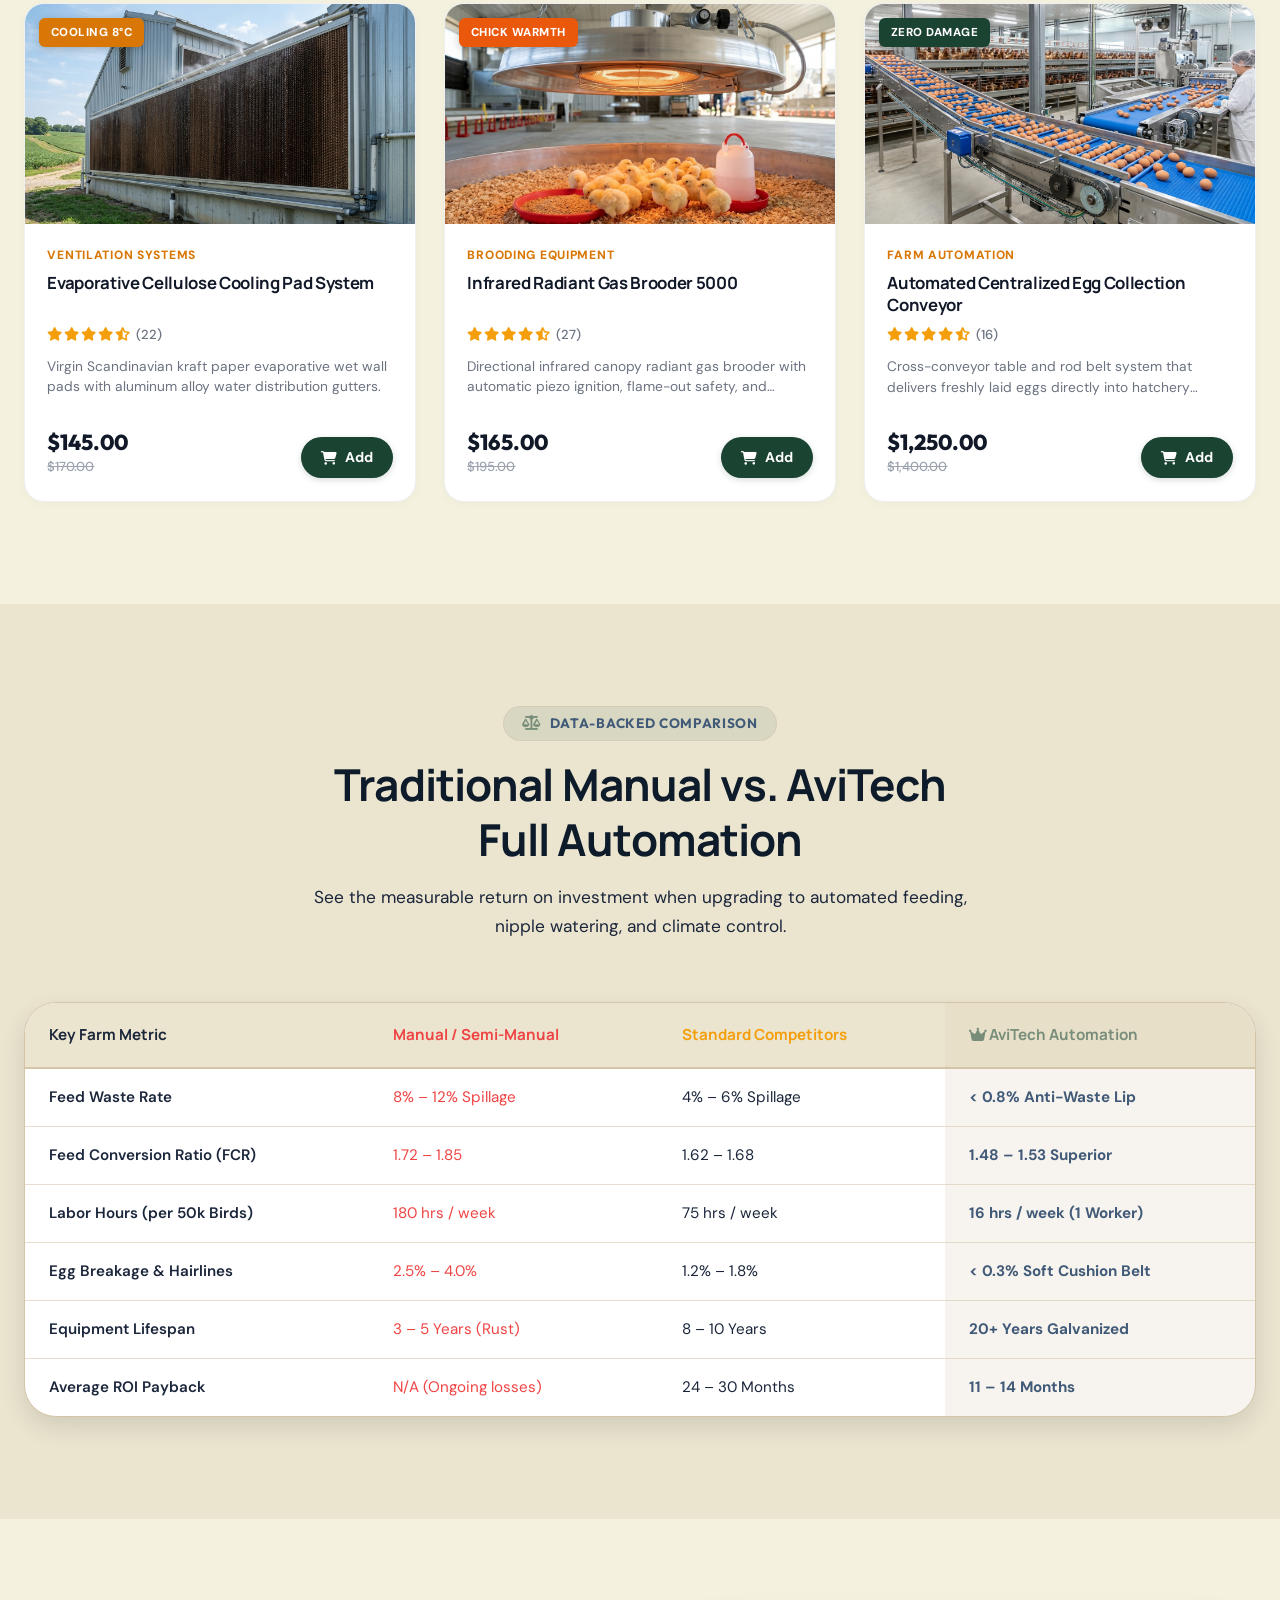
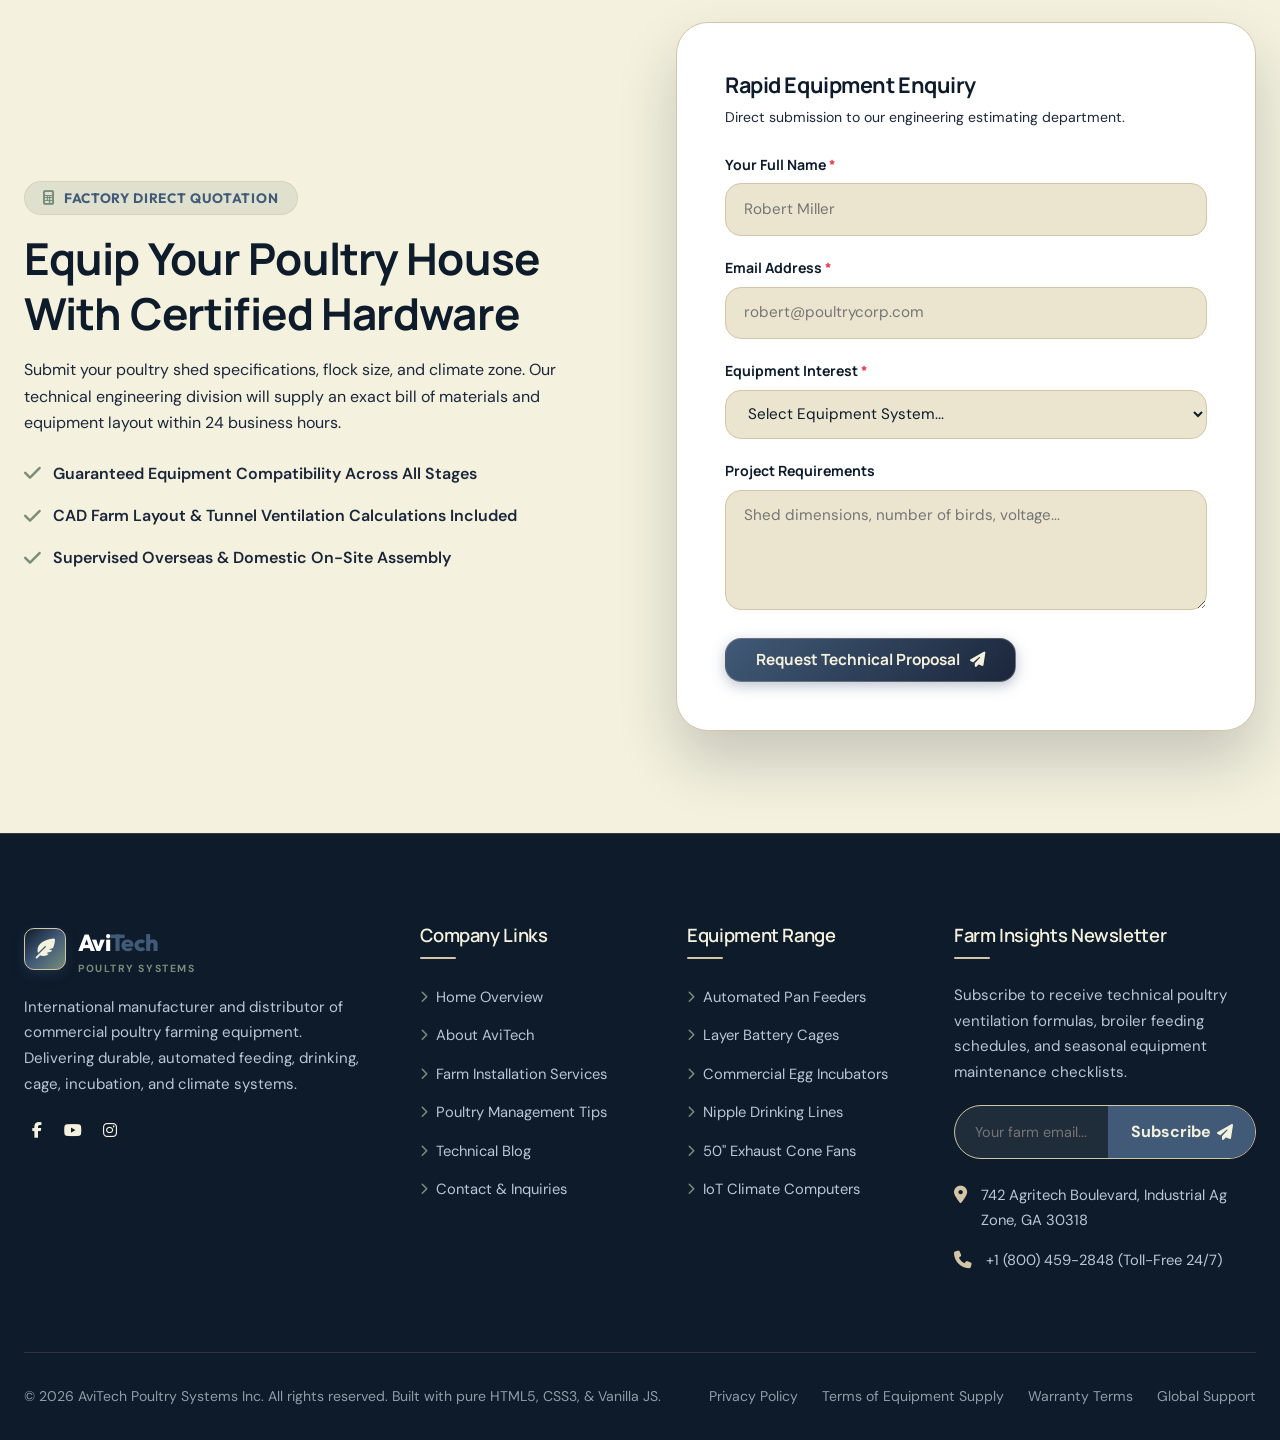
<file: index-2.html>
<!DOCTYPE html>
<html lang="en" data-theme="light" dir="ltr">
<head>
  <meta charset="UTF-8">
  <meta name="viewport" content="width=device-width, initial-scale=1.0">
  <title>Specialized Poultry Farm Equipment | AviTech Systems Pro</title>
  <meta name="description" content="Specialized commercial poultry equipment: automated pan feeders, layer battery cages, multi-stage egg incubators, and IoT farm automation solutions.">

  <!-- Open Graph -->
  <meta property="og:title" content="Specialized Commercial Poultry Farm Equipment | AviTech Systems">
  <meta property="og:description" content="Explore advanced automated feeding, cage rearing, incubation, and climate solutions engineered for high efficiency.">
  <meta property="og:type" content="website">

  <!-- Favicon & App Icons -->
  <link rel="icon" type="image/svg+xml" href="assets/images/favicon.svg">
  <link rel="icon" type="image/png" sizes="32x32" href="assets/images/favicon-32x32.png">
  <link rel="icon" type="image/png" sizes="16x16" href="assets/images/favicon-16x16.png">
  <link rel="apple-touch-icon" sizes="180x180" href="assets/images/apple-touch-icon.png">
  <link rel="shortcut icon" href="favicon.ico">
  <link rel="manifest" href="site.webmanifest">
  <meta name="theme-color" content="#0D1B2A">

  <!-- Google Fonts -->
  <link rel="preconnect" href="https://fonts.googleapis.com">
  <link rel="preconnect" href="https://fonts.gstatic.com" crossorigin>
  <link href="https://fonts.googleapis.com/css2?family=DM+Sans:ital,opsz,wght@0,9..40,100..1000;1,9..40,100..1000&family=Manrope:wght@300..800&family=Outfit:wght@400..800&display=swap" rel="stylesheet">

  <!-- Font Awesome 6 Icons -->
  <link rel="stylesheet" href="https://cdnjs.cloudflare.com/ajax/libs/font-awesome/6.5.1/css/all.min.css">

  <!-- Core Stylesheets -->
  <link rel="stylesheet" href="assets/css/style.css">
  <link rel="stylesheet" href="assets/css/animations.css">
  <link rel="stylesheet" href="assets/css/responsive.css">
</head>
<body>

  <!-- ==================== MAIN HEADER / NAVBAR ==================== -->
  <header class="site-header">
    <div class="container navbar-inner">
      <a href="index.html" class="site-logo">
        <div class="logo-badge"><i class="fa-solid fa-feather-pointed"></i></div>
        <div class="logo-text">Avi<span>Tech</span>
          <span class="logo-subtitle">Equipment Specialist</span>
        </div>
      </a>

      <nav class="nav-menu" aria-label="Primary Navigation">
        <div class="nav-item">
          <a href="index-2.html" class="nav-link active">Home <i class="fa-solid fa-chevron-down"></i></a>
          <div class="dropdown-menu">
            <a href="index.html" class="dropdown-link"><i class="fa-solid fa-house-chimney"></i> Modern Ag Landing</a>
            <a href="index-2.html" class="dropdown-link"><i class="fa-solid fa-industry"></i> Equipment Specialized</a>
          </div>
        </div>
        <div class="nav-item">
          <a href="about.html" class="nav-link">About Us</a>
        </div>
        <div class="nav-item">
          <a href="products.html" class="nav-link">Products <i class="fa-solid fa-chevron-down"></i></a>
          <div class="dropdown-menu">
            <a href="products.html" class="dropdown-link"><i class="fa-solid fa-boxes-stacked"></i> Full Equipment Catalog</a>
            <a href="product-details.html?id=pan-feeder-pro" class="dropdown-link"><i class="fa-solid fa-wheat-awn"></i> Feeder Systems</a>
            <a href="product-details.html?id=layer-battery-cage" class="dropdown-link"><i class="fa-solid fa-table-cells"></i> Layer Cages</a>
            <a href="product-details.html?id=industrial-egg-incubator" class="dropdown-link"><i class="fa-solid fa-egg"></i> Incubators</a>
            <a href="product-details.html?id=tunnel-ventilation-fan" class="dropdown-link"><i class="fa-solid fa-fan"></i> Ventilation Fans</a>
          </div>
        </div>
        <div class="nav-item">
          <a href="services.html" class="nav-link">Services</a>
        </div>
        <div class="nav-item">
          <a href="farming-tips.html" class="nav-link">Farming Tips</a>
        </div>
        <div class="nav-item">
          <a href="blog.html" class="nav-link">Blog</a>
        </div>
        <div class="nav-item">
          <a href="contact.html" class="nav-link">Contact</a>
        </div>
      </nav>

      <div class="header-actions">
        <button type="button" class="control-btn header-search-open-btn" aria-label="Search" title="Search Equipment">
          <i class="fa-solid fa-magnifying-glass"></i>
        </button>
        <button type="button" class="control-btn rtl-toggle-btn" aria-label="Toggle RTL/LTR Direction" title="Toggle RTL/LTR Direction">
          RTL
        </button>
        <button type="button" class="btn btn-sm btn-primary" data-open-quote>
          <span>Request Quote</span> <i class="fa-solid fa-arrow-right"></i>
        </button>
        <button type="button" class="hamburger-btn" aria-label="Toggle Drawer">
          <span class="hamburger-line"></span>
          <span class="hamburger-line"></span>
          <span class="hamburger-line"></span>
        </button>
      </div>
    </div>
  </header>

  <!-- ==================== MOBILE NAVIGATION DRAWER ==================== -->
  <div class="drawer-overlay"></div>
  <aside class="mobile-drawer" aria-label="Mobile Navigation Drawer">
    <div class="drawer-header">
      <a href="index.html" class="site-logo">
        <div class="logo-badge"><i class="fa-solid fa-feather-pointed"></i></div>
        <div class="logo-text">Avi<span>Tech</span></div>
      </a>
      <button type="button" class="control-btn drawer-close-btn" aria-label="Close Drawer"><i class="fa-solid fa-xmark"></i></button>
    </div>
        <div class="mobile-nav-menu">
      <div>
        <a href="index.html" class="mobile-nav-link active mobile-dropdown-toggle">
          <span>Home</span> <i class="fa-solid fa-chevron-down mobile-chevron"></i>
        </a>
        <div class="mobile-submenu">
          <a href="index.html" class="mobile-submenu-link"><i class="fa-solid fa-house-chimney"></i> Modern Ag Landing</a>
          <a href="index-2.html" class="mobile-submenu-link active"><i class="fa-solid fa-industry"></i> Equipment Specialized</a>
        </div>
      </div>
      <a href="about.html" class="mobile-nav-link">About Us</a>
      <div>
        <a href="products.html" class="mobile-nav-link mobile-dropdown-toggle">
          <span>Products</span> <i class="fa-solid fa-chevron-down mobile-chevron"></i>
        </a>
        <div class="mobile-submenu">
          <a href="products.html" class="mobile-submenu-link"><i class="fa-solid fa-boxes-stacked"></i> All Equipment</a>
          <a href="product-details.html?id=pan-feeder-pro" class="mobile-submenu-link"><i class="fa-solid fa-wheat-awn"></i> Feeder Line System</a>
          <a href="product-details.html?id=layer-battery-cage" class="mobile-submenu-link"><i class="fa-solid fa-table-cells"></i> Layer Battery Cages</a>
          <a href="product-details.html?id=industrial-egg-incubator" class="mobile-submenu-link"><i class="fa-solid fa-egg"></i> Egg Incubators</a>
        </div>
      </div>
      <div>
        <a href="services.html" class="mobile-nav-link mobile-dropdown-toggle">
          <span>Services</span> <i class="fa-solid fa-chevron-down mobile-chevron"></i>
        </a>
        <div class="mobile-submenu">
          <a href="services.html" class="mobile-submenu-link"><i class="fa-solid fa-screwdriver-wrench"></i> All Farm Services</a>
          <a href="service-details.html" class="mobile-submenu-link"><i class="fa-solid fa-hammer"></i> Turnkey Installation</a>
        </div>
      </div>
      <a href="farming-tips.html" class="mobile-nav-link">Farming Tips</a>
      <a href="blog.html" class="mobile-nav-link">Blog & News</a>
      <a href="contact.html" class="mobile-nav-link">Contact Us</a>
    </div>
    <div style="margin-top: auto; display: flex; flex-direction: column; gap: 0.75rem;">
      <a href="#quote-section" class="btn btn-secondary w-100 mobile-drawer-quote-btn">
        <i class="fa-solid fa-calculator"></i> Request a Quote
      </a>
      <div style="display: flex; justify-content: space-around; padding-top: 1rem; border-top: 1px solid var(--border-light);">
        <button type="button" class="btn-text theme-toggle-btn"><i class="fa-solid fa-sun"></i> Light Mode</button>
        <button type="button" class="btn-text rtl-toggle-btn"><i class="fa-solid fa-globe"></i> RTL</button>
      </div>
    </div>
  </aside>

  <!-- ==================== HEADER SEARCH MODAL ==================== -->
  <div id="header-search-modal" class="modal-overlay">
    <div class="modal-content" style="max-width: 600px;">
      <button type="button" class="modal-close-btn" aria-label="Close search"><i class="fa-solid fa-xmark"></i></button>
      <h3 style="margin-bottom: 1rem;">Search Equipment Catalog</h3>
      <form action="products.html" method="GET">
        <div class="search-input-wrap" style="width: 100%;">
          <i class="fa-solid fa-magnifying-glass"></i>
          <input type="text" name="q" class="search-input header-search-modal-input" placeholder="Search feeders, cages, incubators, ventilation..." autofocus>
        </div>
        <div style="display: flex; justify-content: flex-end; margin-top: 1rem; gap: 0.75rem;">
          <button type="submit" class="btn btn-primary btn-sm">Search Catalog</button>
        </div>
      </form>
    </div>
  </div>

  <!-- ==================== SPECIALIZED HERO SECTION ==================== -->
  <section class="page-hero-cinema page-hero-home2" aria-label="Specialized Poultry Farm Equipment Showcase">
    <img src="assets/images/hero/hero-home-2.jpg" alt="Specialized Commercial Multi-Tier Galvanized Poultry Housing and Cage Equipment" class="hero-slide-bg">
    <div class="hero-slide-overlay"></div>
    <div class="container hero-slide-container">
      <div class="hero-slide-content" style="max-width: 860px;">
        <span class="hero-tag"><i class="fa-solid fa-microchip"></i> Next-Gen Poultry Engineering</span>
        <h1 class="hero-title">Specialized Equipment for High-Density <br><span class="text-gradient">Poultry Operations</span></h1>
        <p class="hero-description">Heavy-duty automated feeding lines, hot-dip galvanized battery cages, multi-stage egg incubators, and IoT microclimate automation engineered to maximize flock output.</p>
        <div class="hero-buttons">
          <a href="products.html" class="btn btn-secondary btn-lg">
            Explore Equipment Specs <i class="fa-solid fa-arrow-right"></i>
          </a>
          <button type="button" class="btn btn-outline-white btn-lg" data-open-quote>
            Custom Project Estimate <i class="fa-solid fa-calculator"></i>
          </button>
        </div>
        <div class="hero-meta-row" style="border-top: 1px solid rgba(255,255,255,0.18); padding-top: 1.25rem;">
          <div style="display: flex; align-items: center; gap: clamp(1.25rem, 3vw, 2.5rem); flex-wrap: wrap;">
            <div>
              <div style="font-family: var(--font-display); font-size: 1.7rem; font-weight: 800; color: var(--c-warm-sand); line-height: 1.1;"><span class="stat-counter" data-target="99.7">0</span>%</div>
              <div style="font-size: 0.85rem; color: rgba(244, 241, 222, 0.85); margin-top: 0.2rem;">Feeding System Reliability</div>
            </div>
            <div style="width: 1px; height: 35px; background: rgba(255,255,255,0.25);"></div>
            <div>
              <div style="font-family: var(--font-display); font-size: 1.7rem; font-weight: 800; color: var(--c-warm-sand); line-height: 1.1;"><span class="stat-counter" data-target="275">0</span> g/m²</div>
              <div style="font-size: 0.85rem; color: rgba(244, 241, 222, 0.85); margin-top: 0.2rem;">Hot-Dip Galvanization</div>
            </div>
            <div style="width: 1px; height: 35px; background: rgba(255,255,255,0.25);"></div>
            <div>
              <div style="font-family: var(--font-display); font-size: 1.7rem; font-weight: 800; color: var(--c-warm-sand); line-height: 1.1;">&lt; <span class="stat-counter" data-target="0.3">0</span>%</div>
              <div style="font-size: 0.85rem; color: rgba(244, 241, 222, 0.85); margin-top: 0.2rem;">Egg Breakage Rate</div>
            </div>
          </div>
        </div>
      </div>
    </div>
  </section>

  <!-- ==================== AUTOMATIC FEEDING SYSTEMS SHOWCASE ==================== -->
  <section class="section">
    <div class="container">
      <div class="split-layout">
        <div class="split-image-wrap reveal-left">
          <img src="assets/images/products/pan-feeder.jpg" alt="Automated Pan Feeder System Detailed View" class="split-main-img" loading="lazy">
        </div>
        <div class="split-content reveal-right">
          <span class="section-tag"><i class="fa-solid fa-wheat-awn"></i> Core Specialty #1</span>
          <h2 class="section-title">Automatic Feeding Systems: Zero-Waste Nutrition</h2>
          <p>
            Feed accounts for over 70% of poultry production costs. Our high-precision automated pan feeder lines distribute fresh, uncrushed feed uniformly along houses up to 150 meters in length in under 3 minutes.
          </p>

          <div style="display: flex; flex-direction: column; gap: 1rem; margin-block: 1.5rem;">
            <div style="display: flex; gap: 1rem;">
              <div style="width: 44px; height: 44px; border-radius: var(--radius-sm); background: var(--color-accent-soft); color: var(--c-slate-blue); display: flex; align-items: center; justify-content: center; font-size: 1.2rem; flex-shrink: 0;">
                <i class="fa-solid fa-rotate"></i>
              </div>
              <div>
                <h4 style="font-size: 1.05rem; margin-bottom: 0.25rem;">14-Grill Copolymer Feed Pan</h4>
                <p style="font-size: 0.9rem;">Specially sloped inner cone prevents stale feed accumulation and eliminates feed bridging.</p>
              </div>
            </div>

            <div style="display: flex; gap: 1rem;">
              <div style="width: 44px; height: 44px; border-radius: var(--radius-sm); background: var(--color-accent-soft); color: var(--c-slate-blue); display: flex; align-items: center; justify-content: center; font-size: 1.2rem; flex-shrink: 0;">
                <i class="fa-solid fa-arrows-up-down"></i>
              </div>
              <div>
                <h4 style="font-size: 1.05rem; margin-bottom: 0.25rem;">Central Ceiling Winching System</h4>
                <p style="font-size: 0.9rem;">Simultaneously elevate entire feeder lines effortlessly for easy litter cleanout between flocks.</p>
              </div>
            </div>

            <div style="display: flex; gap: 1rem;">
              <div style="width: 44px; height: 44px; border-radius: var(--radius-sm); background: var(--color-accent-soft); color: var(--c-slate-blue); display: flex; align-items: center; justify-content: center; font-size: 1.2rem; flex-shrink: 0;">
                <i class="fa-solid fa-bell"></i>
              </div>
              <div>
                <h4 style="font-size: 1.05rem; margin-bottom: 0.25rem;">Optical End-Line Cut-Off Sensor</h4>
                <p style="font-size: 0.9rem;">Automatically stops drive auger when last pan fills, preventing feed motor burnout.</p>
              </div>
            </div>
          </div>

          <div style="display: flex; gap: 1rem;">
            <a href="product-details.html?id=pan-feeder-pro" class="btn btn-primary">Feeder Specifications</a>
            <button type="button" class="btn btn-outline" data-open-quote data-product-name="Automated Broiler Pan Feeder System" data-category="Poultry Feeders">
              Request Feeder Quote
            </button>
          </div>
        </div>
      </div>
    </div>
  </section>

  <!-- ==================== POULTRY CAGE SYSTEMS SHOWCASE ==================== -->
  <section class="section section-bg-alt">
    <div class="container">
      <div class="split-layout">
        <div class="split-content reveal-left">
          <span class="section-tag"><i class="fa-solid fa-table-cells"></i> Core Specialty #2</span>
          <h2 class="section-title">Commercial Layer Battery Cage Systems</h2>
          <p>
            Engineered for high-volume egg producers who require maximum space utilization, hygienic manure separation, and minimal egg breakage. Available in 3-tier, 4-tier, and 8-tier configurations.
          </p>

          <div class="checklist">
            <div class="checklist-item"><i class="fa-solid fa-check"></i> High-Grade 275g/m² Hot Zinc Wire</div>
            <div class="checklist-item"><i class="fa-solid fa-check"></i> PP Manure Drop Belts on Each Tier</div>
            <div class="checklist-item"><i class="fa-solid fa-check"></i> Soft-Catch Egg Roll-Out Ramps</div>
            <div class="checklist-item"><i class="fa-solid fa-check"></i> Integrated Nipple Lines with Catch Cups</div>
            <div class="checklist-item"><i class="fa-solid fa-check"></i> High-Density Heavy Frame Legs</div>
            <div class="checklist-item"><i class="fa-solid fa-check"></i> 100% Biosecurity Compliance</div>
          </div>

          <div style="margin-top: 2rem; display: flex; gap: 1rem; flex-wrap: wrap;">
            <a href="product-details.html?id=layer-battery-cage" class="btn btn-primary">Examine Cage Architecture</a>
            <button type="button" class="btn btn-outline" data-open-quote data-product-name="A-Type Commercial Layer Battery Cages" data-category="Poultry Cages">
              Calculate Cage Capacity
            </button>
          </div>
        </div>

        <div class="split-image-wrap reveal-right">
          <img src="assets/images/products/battery-cages.jpg" alt="Layer Battery Cages System" class="split-main-img" loading="lazy">
        </div>
      </div>
    </div>
  </section>

  <!-- ==================== EGG INCUBATOR & SETTER SHOWCASE ==================== -->
  <section class="section">
    <div class="container">
      <div class="split-layout">
        <div class="split-image-wrap reveal-left">
          <img src="assets/images/products/egg-incubator.jpg" alt="Multi-Stage Commercial Egg Incubator" class="split-main-img" loading="lazy">
        </div>
        <div class="split-content reveal-right">
          <span class="section-tag"><i class="fa-solid fa-egg"></i> Core Specialty #3</span>
          <h2 class="section-title">Multi-Stage Commercial Egg Incubators</h2>
          <p>
            Reaching over 92% commercial hatchability requires surgical precision in temperature, relative humidity, and air circulation. Our computerized setters and hatchers provide exact conditions for superior chick vigor.
          </p>

          <div class="grid grid-2" style="margin-block: 1.5rem; gap: 1rem;">
            <div style="background: var(--bg-surface-secondary); padding: 1.25rem; border-radius: var(--radius-md); border: 1px solid var(--border-light);">
              <div style="font-size: 1.2rem; color: var(--c-sage-green); margin-bottom: 0.35rem;"><i class="fa-solid fa-temperature-half"></i></div>
              <h4 style="font-size: 0.95rem;">PID Precision Heating</h4>
              <p style="font-size: 0.85rem; margin: 0;">Dual heating coils maintain ± 0.1°C throughout the entire cabinet.</p>
            </div>
            <div style="background: var(--bg-surface-secondary); padding: 1.25rem; border-radius: var(--radius-md); border: 1px solid var(--border-light);">
              <div style="font-size: 1.2rem; color: var(--c-sage-green); margin-bottom: 0.35rem;"><i class="fa-solid fa-droplet"></i></div>
              <h4 style="font-size: 0.95rem;">Ultrasonic Moisture Mist</h4>
              <p style="font-size: 0.85rem; margin: 0;">Micro-fine cold mist avoids wet eggshells and prevents embryo bacteria ingress.</p>
            </div>
            <div style="background: var(--bg-surface-secondary); padding: 1.25rem; border-radius: var(--radius-md); border: 1px solid var(--border-light);">
              <div style="font-size: 1.2rem; color: var(--c-sage-green); margin-bottom: 0.35rem;"><i class="fa-solid fa-clock-rotate-left"></i></div>
              <h4 style="font-size: 0.95rem;">Auto 90° Turning</h4>
              <p style="font-size: 0.85rem; margin: 0;">Smooth linear-actuator turns eggs automatically every 90 minutes.</p>
            </div>
            <div style="background: var(--bg-surface-secondary); padding: 1.25rem; border-radius: var(--radius-md); border: 1px solid var(--border-light);">
              <div style="font-size: 1.2rem; color: var(--c-sage-green); margin-bottom: 0.35rem;"><i class="fa-solid fa-triangle-exclamation"></i></div>
              <h4 style="font-size: 0.95rem;">Dual Power Backup</h4>
              <p style="font-size: 0.85rem; margin: 0;">Emergency 12V DC fallback keeps fan and sensors operational during grid outages.</p>
            </div>
          </div>

          <div style="display: flex; gap: 1rem;">
            <a href="product-details.html?id=industrial-egg-incubator" class="btn btn-primary">Incubator Models</a>
            <button type="button" class="btn btn-outline" data-open-quote data-product-name="Multi-Stage Commercial Egg Incubator 10K" data-category="Egg Incubators">
              Hatchery Capacity Sizing
            </button>
          </div>
        </div>
      </div>
    </div>
  </section>

  <!-- ==================== FARM AUTOMATION & IOT SHOWCASE ==================== -->
  <section class="section section-bg-alt">
    <div class="container">
      <div class="section-header text-center reveal-up">
        <span class="section-tag"><i class="fa-solid fa-microchip"></i> Integrated Intelligence</span>
        <h2 class="section-title">Complete Farm Automation & IoT Climate Controllers</h2>
        <p class="section-desc">Connect every motor, fan, heater, and sensor into a single synchronized brain for continuous microclimate optimization.</p>
      </div>

      <div class="grid grid-3 reveal-stagger">
        <div class="feature-card">
          <div class="feature-icon-box"><i class="fa-solid fa-mobile-screen-button"></i></div>
          <h3>Real-Time Mobile App</h3>
          <p>Monitor shed temperatures, humidity, static pressure, and water consumption live on your smartphone with instant SMS alert notifications.</p>
        </div>
        <div class="feature-card">
          <div class="feature-icon-box"><i class="fa-solid fa-gauge-high"></i></div>
          <h3>Static Pressure Baffle Control</h3>
          <p>Automatically adjust air inlet openings based on internal static pressure, ensuring fresh air sweeps the ceiling before gently descending.</p>
        </div>
        <div class="feature-card">
          <div class="feature-icon-box"><i class="fa-solid fa-bolt-lightning"></i></div>
          <h3>Variable Frequency Fan Drive</h3>
          <p>Cut electrical consumption by up to 35% with smart inverter controllers that modulate fan speeds instead of simple on/off cycles.</p>
        </div>
      </div>
    </div>
  </section>

  <!-- ==================== FEATURED EQUIPMENT SHOWCASE GRID ==================== -->
  <section class="section">
    <div class="container">
      <div class="flex-between flex-wrap gap-2" style="margin-bottom: 2.5rem;">
        <div class="reveal-left">
          <span class="section-tag"><i class="fa-solid fa-tractor"></i> Precision Hardware</span>
          <h2 class="section-title">Specialized Commercial Machinery Showcase</h2>
          <p class="section-desc">Factory-tested heavy equipment engineered for demanding 24/7 poultry farm production cycles.</p>
        </div>
        <div class="reveal-right">
          <a href="products.html" class="btn btn-outline">Full Catalog (12 Systems) <i class="fa-solid fa-arrow-right"></i></a>
        </div>
      </div>

      <div id="equipment-showcase-grid" class="grid grid-3"></div>
    </div>
  </section>

  <!-- ==================== EQUIPMENT COMPARISON SECTION ==================== -->
  <section class="section section-bg-alt">
    <div class="container">
      <div class="section-header text-center reveal-up">
        <span class="section-tag"><i class="fa-solid fa-scale-balanced"></i> Data-Backed Comparison</span>
        <h2 class="section-title">Traditional Manual vs. AviTech Full Automation</h2>
        <p class="section-desc">See the measurable return on investment when upgrading to automated feeding, nipple watering, and climate control.</p>
      </div>

      <div class="reveal-up" style="background: var(--bg-surface); border: 1px solid var(--border-medium); border-radius: var(--radius-xl); overflow-x: auto; box-shadow: var(--shadow-md);">
        <table style="width: 100%; border-collapse: collapse; min-width: 650px; font-size: 0.95rem;">
          <thead>
            <tr style="background: var(--bg-surface-secondary); border-bottom: 2px solid var(--border-medium);">
              <th style="padding: 1.2rem 1.5rem; text-align: left; font-family: var(--font-heading);">Key Farm Metric</th>
              <th style="padding: 1.2rem 1.5rem; text-align: left; color: #ef4444; font-family: var(--font-heading);">Manual / Semi-Manual</th>
              <th style="padding: 1.2rem 1.5rem; text-align: left; color: #f59e0b; font-family: var(--font-heading);">Standard Competitors</th>
              <th style="padding: 1.2rem 1.5rem; text-align: left; color: var(--c-sage-green); font-family: var(--font-heading); background: rgba(212, 196, 168, 0.18);">
                <i class="fa-solid fa-crown"></i> AviTech Automation
              </th>
            </tr>
          </thead>
          <tbody>
            <tr style="border-bottom: 1px solid var(--border-light);">
              <td style="padding: 1rem 1.5rem; font-weight: 600;">Feed Waste Rate</td>
              <td style="padding: 1rem 1.5rem; color: #ef4444;">8% – 12% Spillage</td>
              <td style="padding: 1rem 1.5rem;">4% – 6% Spillage</td>
              <td style="padding: 1rem 1.5rem; font-weight: 700; color: var(--c-slate-blue); background: rgba(212, 196, 168, 0.18);">&lt; 0.8% Anti-Waste Lip</td>
            </tr>
            <tr style="border-bottom: 1px solid var(--border-light);">
              <td style="padding: 1rem 1.5rem; font-weight: 600;">Feed Conversion Ratio (FCR)</td>
              <td style="padding: 1rem 1.5rem; color: #ef4444;">1.72 – 1.85</td>
              <td style="padding: 1rem 1.5rem;">1.62 – 1.68</td>
              <td style="padding: 1rem 1.5rem; font-weight: 700; color: var(--c-slate-blue); background: rgba(212, 196, 168, 0.18);">1.48 – 1.53 Superior</td>
            </tr>
            <tr style="border-bottom: 1px solid var(--border-light);">
              <td style="padding: 1rem 1.5rem; font-weight: 600;">Labor Hours (per 50k Birds)</td>
              <td style="padding: 1rem 1.5rem; color: #ef4444;">180 hrs / week</td>
              <td style="padding: 1rem 1.5rem;">75 hrs / week</td>
              <td style="padding: 1rem 1.5rem; font-weight: 700; color: var(--c-slate-blue); background: rgba(212, 196, 168, 0.18);">16 hrs / week (1 Worker)</td>
            </tr>
            <tr style="border-bottom: 1px solid var(--border-light);">
              <td style="padding: 1rem 1.5rem; font-weight: 600;">Egg Breakage & Hairlines</td>
              <td style="padding: 1rem 1.5rem; color: #ef4444;">2.5% – 4.0%</td>
              <td style="padding: 1rem 1.5rem;">1.2% – 1.8%</td>
              <td style="padding: 1rem 1.5rem; font-weight: 700; color: var(--c-slate-blue); background: rgba(212, 196, 168, 0.18);">&lt; 0.3% Soft Cushion Belt</td>
            </tr>
            <tr style="border-bottom: 1px solid var(--border-light);">
              <td style="padding: 1rem 1.5rem; font-weight: 600;">Equipment Lifespan</td>
              <td style="padding: 1rem 1.5rem; color: #ef4444;">3 – 5 Years (Rust)</td>
              <td style="padding: 1rem 1.5rem;">8 – 10 Years</td>
              <td style="padding: 1rem 1.5rem; font-weight: 700; color: var(--c-slate-blue); background: rgba(212, 196, 168, 0.18);">20+ Years Galvanized</td>
            </tr>
            <tr>
              <td style="padding: 1rem 1.5rem; font-weight: 600;">Average ROI Payback</td>
              <td style="padding: 1rem 1.5rem; color: #ef4444;">N/A (Ongoing losses)</td>
              <td style="padding: 1rem 1.5rem;">24 – 30 Months</td>
              <td style="padding: 1rem 1.5rem; font-weight: 700; color: var(--c-slate-blue); background: rgba(212, 196, 168, 0.18);">11 – 14 Months</td>
            </tr>
          </tbody>
        </table>
      </div>
    </div>
  </section>

  <!-- ==================== DIRECT PRODUCT INQUIRY CTA ==================== -->
  <section id="quote-section" class="section quote-section-wrap" style="scroll-margin-top: 100px;">
    <div class="container">
      <div class="split-layout quote-split-layout" style="align-items: center;">
        <div class="reveal-left">
          <span class="section-tag"><i class="fa-solid fa-calculator"></i> Factory Direct Quotation</span>
          <h2 class="section-title">Equip Your Poultry House With Certified Hardware</h2>
          <p>
            Submit your poultry shed specifications, flock size, and climate zone. Our technical engineering division will supply an exact bill of materials and equipment layout within 24 business hours.
          </p>

          <div style="margin-top: 1.5rem; display: flex; flex-direction: column; gap: 1rem;">
            <div style="display: flex; align-items: center; gap: 0.75rem; font-weight: 600;">
              <i class="fa-solid fa-check" style="color: var(--c-sage-green); font-size: 1.2rem;"></i>
              <span>Guaranteed Equipment Compatibility Across All Stages</span>
            </div>
            <div style="display: flex; align-items: center; gap: 0.75rem; font-weight: 600;">
              <i class="fa-solid fa-check" style="color: var(--c-sage-green); font-size: 1.2rem;"></i>
              <span>CAD Farm Layout & Tunnel Ventilation Calculations Included</span>
            </div>
            <div style="display: flex; align-items: center; gap: 0.75rem; font-weight: 600;">
              <i class="fa-solid fa-check" style="color: var(--c-sage-green); font-size: 1.2rem;"></i>
              <span>Supervised Overseas & Domestic On-Site Assembly</span>
            </div>
          </div>
        </div>

        <div class="reveal-right quote-form-card">
          <div>
            <h3 style="margin-bottom: 0.5rem; font-size: 1.35rem;">Rapid Equipment Enquiry</h3>
            <p style="font-size: 0.88rem; color: var(--text-secondary); margin-bottom: 1.5rem;">Direct submission to our engineering estimating department.</p>

            <form id="contact-page-form" novalidate>
              <div class="form-group">
                <label class="form-label" for="inq-name">Your Full Name <span class="required">*</span></label>
                <input type="text" id="inq-name" name="name" class="form-control" placeholder="Robert Miller" required>
                <span class="form-error">Please provide your name.</span>
              </div>
              <div class="form-group">
                <label class="form-label" for="inq-email">Email Address <span class="required">*</span></label>
                <input type="email" id="inq-email" name="email" class="form-control" placeholder="robert@poultrycorp.com" required>
                <span class="form-error">Please provide a valid email.</span>
              </div>
              <div class="form-group">
                <label class="form-label" for="inq-cat">Equipment Interest <span class="required">*</span></label>
                <select id="inq-cat" name="category" class="form-control" required>
                  <option value="">Select Equipment System...</option>
                  <option value="Pan Feeder Lines">Pan Feeder Lines</option>
                  <option value="Layer Battery Cages">Layer Battery Cages</option>
                  <option value="Commercial Incubators">Commercial Incubators</option>
                  <option value="Nipple Drinking Lines">Nipple Drinking Lines</option>
                  <option value="Exhaust Fans & Pads">Exhaust Fans & Cooling Pads</option>
                  <option value="Turnkey House Project">Full Turnkey House Project</option>
                </select>
                <span class="form-error">Please select an equipment interest.</span>
              </div>
              <div class="form-group">
                <label class="form-label" for="inq-notes">Project Requirements</label>
                <textarea id="inq-notes" name="message" class="form-control" rows="3" placeholder="Shed dimensions, number of birds, voltage..."></textarea>
              </div>
              <button type="submit" class="btn btn-primary w-100" style="margin-top: 0.5rem;">
                Request Technical Proposal <i class="fa-solid fa-paper-plane"></i>
              </button>
            </form>
          </div>
        </div>
      </div>
    </div>
  </section>

  <!-- ==================== FOOTER ==================== -->
  <footer class="site-footer">
    <div class="container">
      <div class="footer-grid">
        <!-- Col 1: Brand Info -->
        <div class="footer-col">
          <a href="index.html" class="site-logo" style="color: #ffffff;">
            <div class="logo-badge"><i class="fa-solid fa-feather-pointed"></i></div>
            <div class="logo-text">Avi<span>Tech</span>
              <span class="logo-subtitle" style="color: var(--c-sage-green);">Poultry Systems</span>
            </div>
          </a>
          <p class="footer-desc">
            International manufacturer and distributor of commercial poultry farming equipment. Delivering durable, automated feeding, drinking, cage, incubation, and climate systems.
          </p>
          <div class="topbar-socials" style="margin-top: 1rem;">
            <a href="#" class="topbar-social-link" aria-label="Facebook"><i class="fa-brands fa-facebook-f"></i></a>
            <a href="#" class="topbar-social-link" aria-label="YouTube"><i class="fa-brands fa-youtube"></i></a>
            <a href="#" class="topbar-social-link" aria-label="Instagram"><i class="fa-brands fa-instagram"></i></a>
          </div>
        </div>

        <!-- Col 2: Quick Links -->
        <div class="footer-col">
          <h4>Company Links</h4>
          <ul class="footer-links">
            <li><a href="index.html" class="footer-link"><i class="fa-solid fa-chevron-right"></i> Home Overview</a></li>
            <li><a href="about.html" class="footer-link"><i class="fa-solid fa-chevron-right"></i> About AviTech</a></li>
            <li><a href="services.html" class="footer-link"><i class="fa-solid fa-chevron-right"></i> Farm Installation Services</a></li>
            <li><a href="farming-tips.html" class="footer-link"><i class="fa-solid fa-chevron-right"></i> Poultry Management Tips</a></li>
            <li><a href="blog.html" class="footer-link"><i class="fa-solid fa-chevron-right"></i> Technical Blog</a></li>
            <li><a href="contact.html" class="footer-link"><i class="fa-solid fa-chevron-right"></i> Contact & Inquiries</a></li>
          </ul>
        </div>

        <!-- Col 3: Product Categories -->
        <div class="footer-col">
          <h4>Equipment Range</h4>
          <ul class="footer-links">
            <li><a href="products.html?filter=feeders" class="footer-link"><i class="fa-solid fa-chevron-right"></i> Automated Pan Feeders</a></li>
            <li><a href="products.html?filter=cages" class="footer-link"><i class="fa-solid fa-chevron-right"></i> Layer Battery Cages</a></li>
            <li><a href="products.html?filter=incubators" class="footer-link"><i class="fa-solid fa-chevron-right"></i> Commercial Egg Incubators</a></li>
            <li><a href="products.html?filter=drinking" class="footer-link"><i class="fa-solid fa-chevron-right"></i> Nipple Drinking Lines</a></li>
            <li><a href="products.html?filter=ventilation" class="footer-link"><i class="fa-solid fa-chevron-right"></i> 50" Exhaust Cone Fans</a></li>
            <li><a href="products.html?filter=automation" class="footer-link"><i class="fa-solid fa-chevron-right"></i> IoT Climate Computers</a></li>
          </ul>
        </div>

        <!-- Col 4: Newsletter & Contact -->
        <div class="footer-col">
          <h4>Farm Insights Newsletter</h4>
          <p class="footer-desc" style="margin-top: 0;">
            Subscribe to receive technical poultry ventilation formulas, broiler feeding schedules, and seasonal equipment maintenance checklists.
          </p>
          <form class="newsletter-form" novalidate>
            <div class="newsletter-box">
              <input type="email" class="newsletter-input" placeholder="Your farm email..." required>
              <button type="submit" class="newsletter-btn" aria-label="Subscribe to newsletter">
                <span>Subscribe</span> <i class="fa-solid fa-paper-plane" style="margin-inline-start: 6px;"></i>
              </button>
            </div>
          </form>
          <div style="margin-top: 1.5rem;">
            <div class="footer-contact-item">
              <i class="fa-solid fa-location-dot"></i>
              <span>742 Agritech Boulevard, Industrial Ag Zone, GA 30318</span>
            </div>
            <div class="footer-contact-item">
              <i class="fa-solid fa-phone"></i>
              <span>+1 (800) 459-2848 (Toll-Free 24/7)</span>
            </div>
          </div>
        </div>
      </div>

      <div class="footer-bottom">
        <div>
          &copy; 2026 AviTech Poultry Systems Inc. All rights reserved. Built with pure HTML5, CSS3, & Vanilla JS.
        </div>
        <div class="footer-bottom-links">
          <a href="#">Privacy Policy</a>
          <a href="#">Terms of Equipment Supply</a>
          <a href="#">Warranty Terms</a>
          <a href="contact.html">Global Support</a>
        </div>
      </div>
    </div>
  </footer>

  <!-- ==================== SCRIPTS ==================== -->
  <script src="assets/js/theme.js"></script>
  <script src="assets/js/slider.js"></script>
  <script src="assets/js/animations.js"></script>
  <script src="assets/js/products.js"></script>
  <script src="assets/js/forms.js"></script>
  <script src="assets/js/main.js"></script>
</body>
</html>
</file>
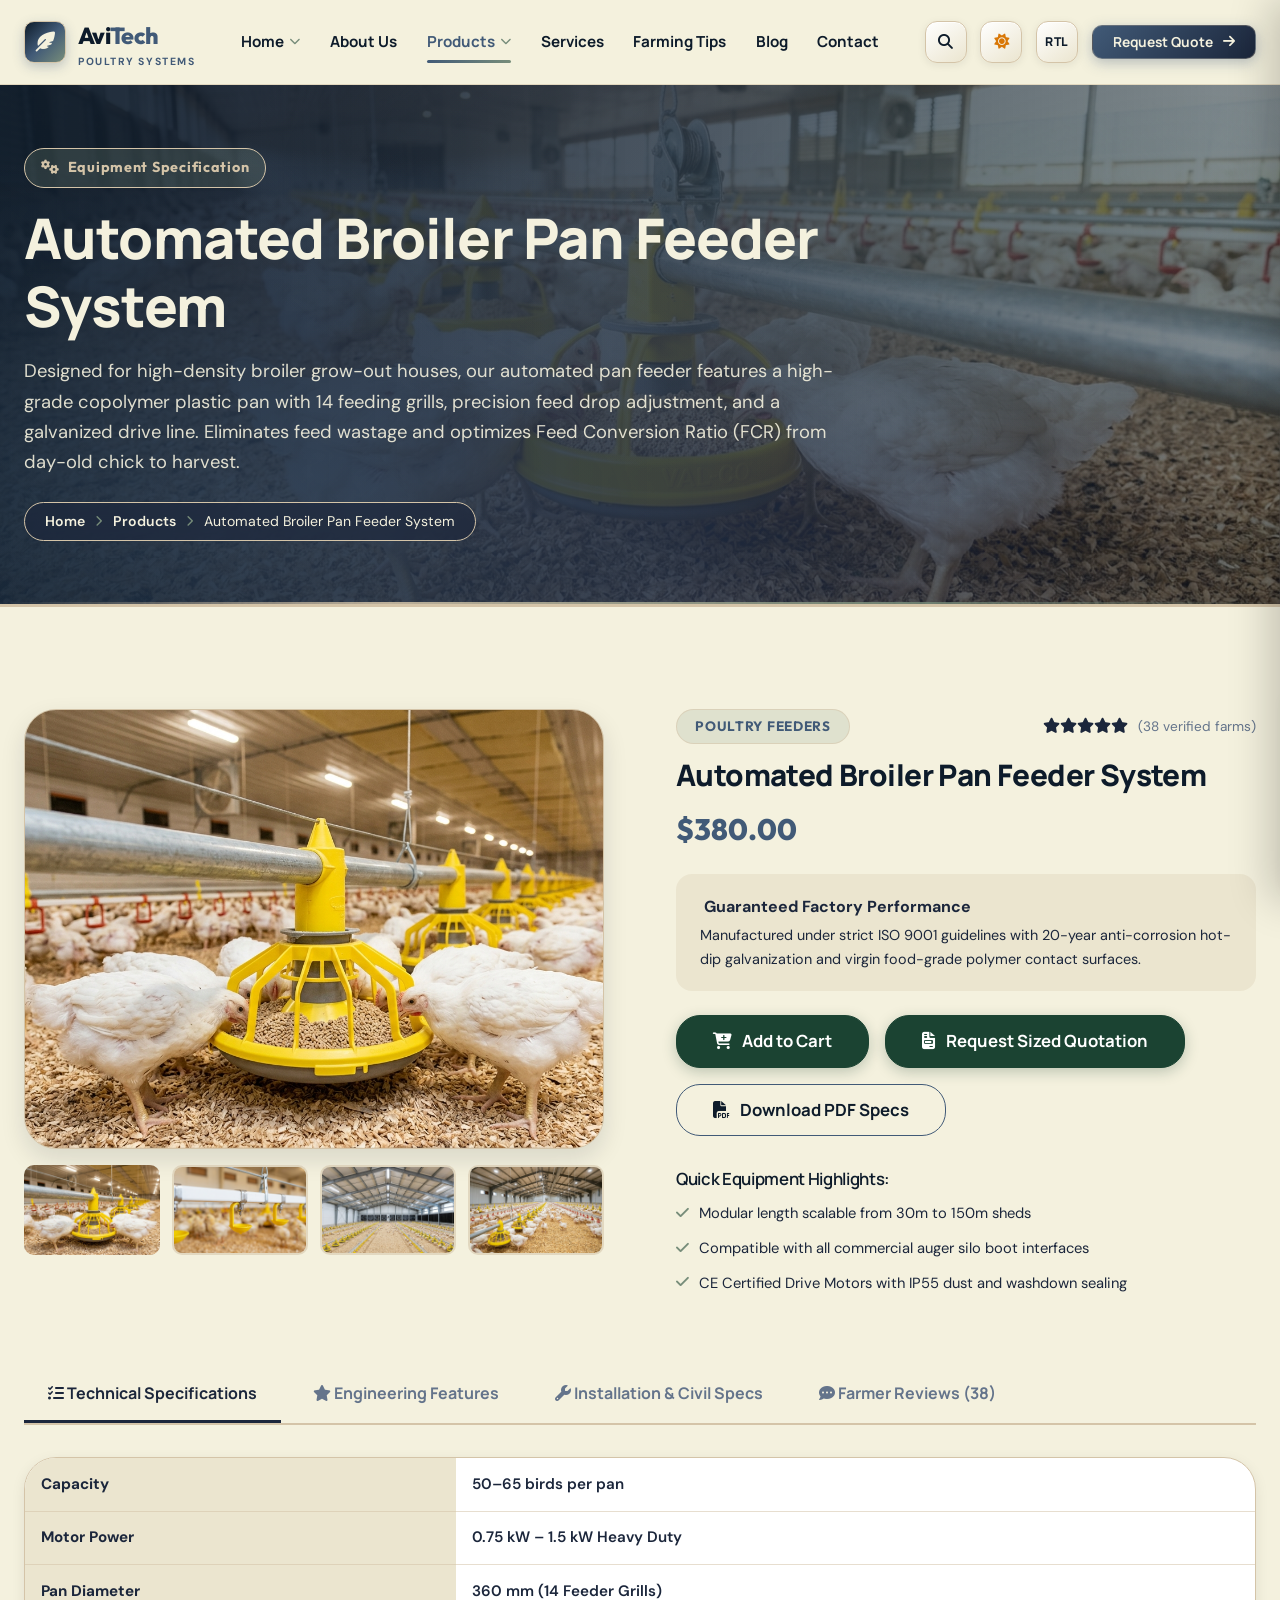
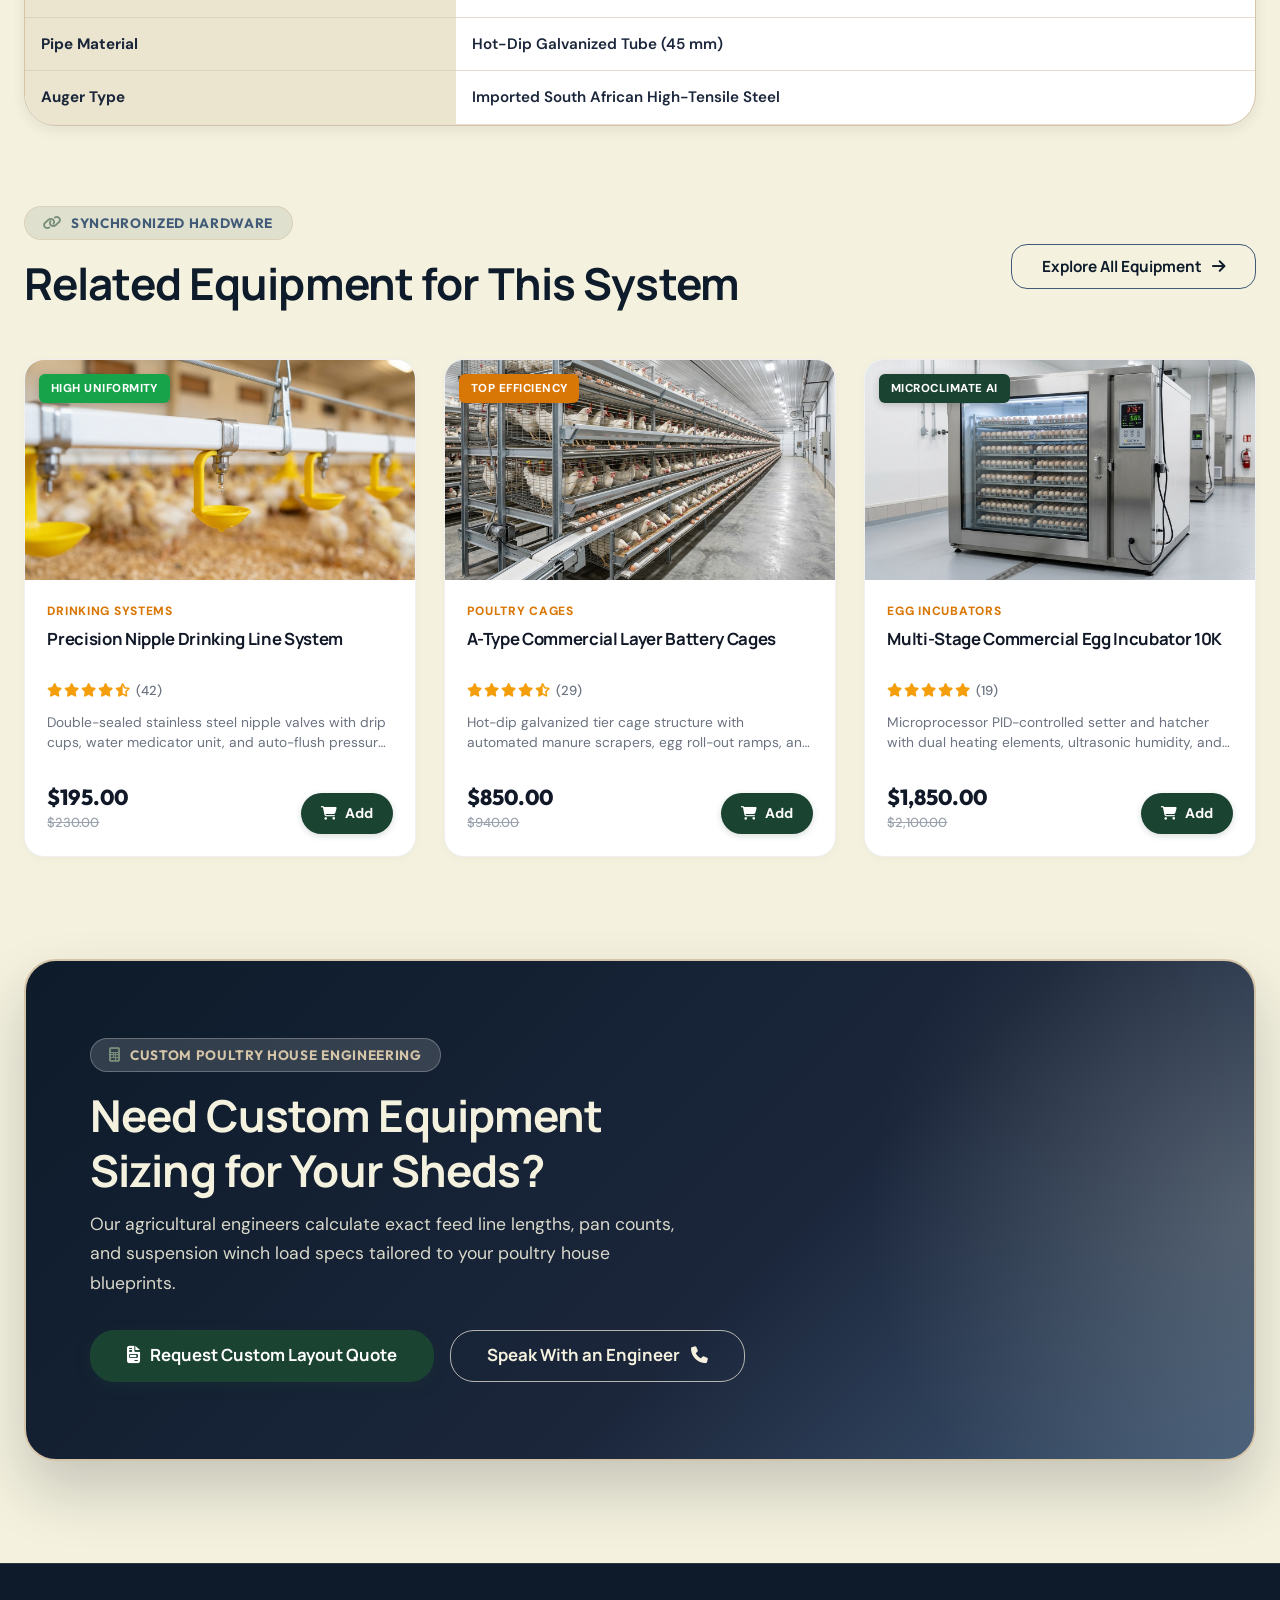
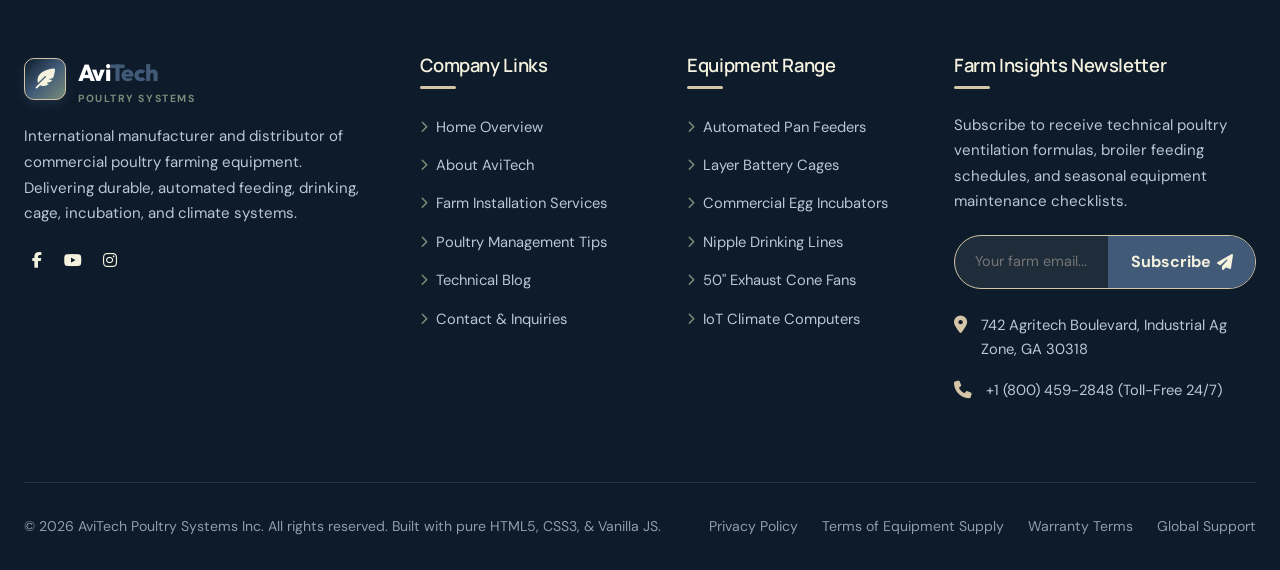
<file: product-details.html>
<!DOCTYPE html>
<html lang="en" data-theme="light" dir="ltr">
<head>
  <meta charset="UTF-8">
  <meta name="viewport" content="width=device-width, initial-scale=1.0">
  <title>Product Details | AviTech Poultry Equipment Systems</title>
  <meta name="description" content="Detailed engineering specifications, dimensions, power requirements, and farm installation guides for AviTech commercial poultry equipment.">

  <!-- Open Graph -->
  <meta property="og:title" content="Commercial Poultry Equipment Specifications | AviTech Systems">
  <meta property="og:description" content="Examine complete technical specifications, capacity ratings, and quotation options.">
  <meta property="og:type" content="product">

  <!-- Favicon & App Icons -->
  <link rel="icon" type="image/svg+xml" href="assets/images/favicon.svg">
  <link rel="icon" type="image/png" sizes="32x32" href="assets/images/favicon-32x32.png">
  <link rel="icon" type="image/png" sizes="16x16" href="assets/images/favicon-16x16.png">
  <link rel="apple-touch-icon" sizes="180x180" href="assets/images/apple-touch-icon.png">
  <link rel="shortcut icon" href="favicon.ico">
  <link rel="manifest" href="site.webmanifest">
  <meta name="theme-color" content="#0D1B2A">

  <!-- Google Fonts -->
  <link rel="preconnect" href="https://fonts.googleapis.com">
  <link rel="preconnect" href="https://fonts.gstatic.com" crossorigin>
  <link href="https://fonts.googleapis.com/css2?family=DM+Sans:ital,opsz,wght@0,9..40,100..1000;1,9..40,100..1000&family=Manrope:wght@300..800&family=Outfit:wght@400..800&display=swap" rel="stylesheet">

  <!-- Font Awesome 6 Icons -->
  <link rel="stylesheet" href="https://cdnjs.cloudflare.com/ajax/libs/font-awesome/6.5.1/css/all.min.css">

  <!-- Core Stylesheets -->
  <link rel="stylesheet" href="assets/css/style.css">
  <link rel="stylesheet" href="assets/css/animations.css">
  <link rel="stylesheet" href="assets/css/responsive.css">
</head>
<body>

  <!-- ==================== MAIN HEADER / NAVBAR ==================== -->
  <header class="site-header">
    <div class="container navbar-inner">
      <a href="index.html" class="site-logo">
        <div class="logo-badge"><i class="fa-solid fa-feather-pointed"></i></div>
        <div class="logo-text">Avi<span>Tech</span>
          <span class="logo-subtitle">Poultry Systems</span>
        </div>
      </a>

      <nav class="nav-menu" aria-label="Primary Navigation">
        <div class="nav-item">
          <a href="index.html" class="nav-link">Home <i class="fa-solid fa-chevron-down"></i></a>
          <div class="dropdown-menu">
            <a href="index.html" class="dropdown-link"><i class="fa-solid fa-house-chimney"></i> Modern Ag Landing</a>
            <a href="index-2.html" class="dropdown-link"><i class="fa-solid fa-industry"></i> Equipment Specialized</a>
          </div>
        </div>
        <div class="nav-item">
          <a href="about.html" class="nav-link">About Us</a>
        </div>
        <div class="nav-item">
          <a href="products.html" class="nav-link active">Products <i class="fa-solid fa-chevron-down"></i></a>
          <div class="dropdown-menu">
            <a href="products.html" class="dropdown-link"><i class="fa-solid fa-boxes-stacked"></i> All Equipment Catalog</a>
            <a href="product-details.html?id=pan-feeder-pro" class="dropdown-link"><i class="fa-solid fa-wheat-awn"></i> Feeder Line System</a>
            <a href="product-details.html?id=layer-battery-cage" class="dropdown-link"><i class="fa-solid fa-table-cells"></i> Layer Battery Cages</a>
            <a href="product-details.html?id=industrial-egg-incubator" class="dropdown-link"><i class="fa-solid fa-egg"></i> Egg Incubators</a>
            <a href="product-details.html?id=tunnel-ventilation-fan" class="dropdown-link"><i class="fa-solid fa-fan"></i> Ventilation Fans</a>
          </div>
        </div>
        <div class="nav-item">
          <a href="services.html" class="nav-link">Services</a>
        </div>
        <div class="nav-item">
          <a href="farming-tips.html" class="nav-link">Farming Tips</a>
        </div>
        <div class="nav-item">
          <a href="blog.html" class="nav-link">Blog</a>
        </div>
        <div class="nav-item">
          <a href="contact.html" class="nav-link">Contact</a>
        </div>
      </nav>

      <div class="header-actions">
        <button type="button" class="control-btn header-search-open-btn" aria-label="Search Catalog" title="Search Equipment">
          <i class="fa-solid fa-magnifying-glass"></i>
        </button>
        <button type="button" class="control-btn theme-toggle-btn" aria-label="Toggle Theme" title="Light Mode Active (Click for Dark Mode)">
          <i class="fa-solid fa-sun"></i>
        </button>
        <button type="button" class="control-btn rtl-toggle-btn" aria-label="Toggle RTL/LTR Direction" title="Toggle RTL/LTR Direction">
          RTL
        </button>
        <button type="button" class="btn btn-sm btn-primary" data-open-quote>
          <span>Request Quote</span> <i class="fa-solid fa-arrow-right"></i>
        </button>
        <button type="button" class="hamburger-btn" aria-label="Toggle Navigation Drawer">
          <span class="hamburger-line"></span>
          <span class="hamburger-line"></span>
          <span class="hamburger-line"></span>
        </button>
      </div>
    </div>
  </header>

  <!-- ==================== MOBILE NAVIGATION DRAWER ==================== -->
  <div class="drawer-overlay"></div>
  <aside class="mobile-drawer" aria-label="Mobile Navigation Drawer">
    <div class="drawer-header">
      <a href="index.html" class="site-logo">
        <div class="logo-badge"><i class="fa-solid fa-feather-pointed"></i></div>
        <div class="logo-text">Avi<span>Tech</span></div>
      </a>
      <button type="button" class="control-btn drawer-close-btn" aria-label="Close Drawer"><i class="fa-solid fa-xmark"></i></button>
    </div>
        <div class="mobile-nav-menu">
      <div>
        <a href="index.html" class="mobile-nav-link mobile-dropdown-toggle">
          <span>Home</span> <i class="fa-solid fa-chevron-down mobile-chevron"></i>
        </a>
        <div class="mobile-submenu">
          <a href="index.html" class="mobile-submenu-link"><i class="fa-solid fa-house-chimney"></i> Modern Ag Landing</a>
          <a href="index-2.html" class="mobile-submenu-link"><i class="fa-solid fa-industry"></i> Equipment Specialized</a>
        </div>
      </div>
      <a href="about.html" class="mobile-nav-link">About Us</a>
      <div>
        <a href="products.html" class="mobile-nav-link active mobile-dropdown-toggle">
          <span>Products</span> <i class="fa-solid fa-chevron-down mobile-chevron"></i>
        </a>
        <div class="mobile-submenu">
          <a href="products.html" class="mobile-submenu-link"><i class="fa-solid fa-boxes-stacked"></i> All Equipment</a>
          <a href="product-details.html?id=pan-feeder-pro" class="mobile-submenu-link"><i class="fa-solid fa-wheat-awn"></i> Feeder Line System</a>
          <a href="product-details.html?id=layer-battery-cage" class="mobile-submenu-link"><i class="fa-solid fa-table-cells"></i> Layer Battery Cages</a>
          <a href="product-details.html?id=industrial-egg-incubator" class="mobile-submenu-link"><i class="fa-solid fa-egg"></i> Egg Incubators</a>
        </div>
      </div>
      <div>
        <a href="services.html" class="mobile-nav-link mobile-dropdown-toggle">
          <span>Services</span> <i class="fa-solid fa-chevron-down mobile-chevron"></i>
        </a>
        <div class="mobile-submenu">
          <a href="services.html" class="mobile-submenu-link"><i class="fa-solid fa-screwdriver-wrench"></i> All Farm Services</a>
          <a href="service-details.html" class="mobile-submenu-link"><i class="fa-solid fa-hammer"></i> Turnkey Installation</a>
        </div>
      </div>
      <a href="farming-tips.html" class="mobile-nav-link">Farming Tips</a>
      <a href="blog.html" class="mobile-nav-link">Blog & News</a>
      <a href="contact.html" class="mobile-nav-link">Contact Us</a>
    </div>
    <div style="margin-top: auto; display: flex; flex-direction: column; gap: 0.75rem;">
      <a href="contact.html#quote-section" class="btn btn-secondary w-100 mobile-drawer-quote-btn">
        <i class="fa-solid fa-calculator"></i> Request a Quote
      </a>
      <div style="display: flex; justify-content: space-around; padding-top: 1rem; border-top: 1px solid var(--border-light);">
        <button type="button" class="btn-text theme-toggle-btn"><i class="fa-solid fa-sun"></i> Light Mode</button>
        <button type="button" class="btn-text rtl-toggle-btn"><i class="fa-solid fa-globe"></i> RTL</button>
      </div>
    </div>
  </aside>

  <!-- ==================== PAGE HERO ==================== -->
  <section class="page-hero-cinema" aria-label="Product Details Hero">
    <img src="assets/images/hero/hero-product-details.jpg" alt="Commercial Poultry Product Specification" class="hero-slide-bg">
    <div class="hero-slide-overlay"></div>
    <div class="container hero-slide-container">
      <div class="hero-slide-content">
        <span class="hero-tag"><i class="fa-solid fa-gears"></i> Equipment Specification</span>
        <h1 class="hero-title" id="p-detail-title">Automated Broiler Pan Feeder System</h1>
        <p class="hero-description" id="p-detail-desc">Continuous anti-waste feeding pan lines with sensor cut-off and 360-degree feed flooding for high broiler flock uniformity.</p>
        <div class="hero-meta-row">
          <nav class="breadcrumbs" aria-label="Breadcrumb">
            <a href="index.html">Home</a>
            <i class="fa-solid fa-chevron-right"></i>
            <a href="products.html">Products</a>
            <i class="fa-solid fa-chevron-right"></i>
            <span id="p-detail-breadcrumb">Broiler Pan Feeder System</span>
          </nav>
        </div>
      </div>
    </div>
  </section>

  <!-- ==================== PRODUCT DETAILS CONTENT ==================== -->
  <section class="section" id="product-details-content">
    <div class="container">
      <div class="split-layout" style="align-items: start;">
        <!-- Left: Image Gallery -->
        <div class="reveal-left">
          <div style="border-radius: var(--radius-xl); overflow: hidden; height: 440px; background-color: var(--bg-surface-secondary); margin-bottom: 1rem; box-shadow: var(--shadow-md); border: 1px solid var(--border-medium);">
            <img id="p-detail-main-img" src="assets/images/products/pan-feeder.jpg" alt="Poultry Equipment Main View" style="width: 100%; height: 100%; object-fit: cover; transition: opacity 0.3s ease;">
          </div>
          <!-- Gallery Thumbnails -->
          <div style="display: grid; grid-template-columns: repeat(4, 1fr); gap: 0.75rem;">
            <div class="gallery-thumb active" style="height: 90px; border-radius: var(--radius-sm); overflow: hidden; cursor: pointer; border: 2px solid var(--color-accent);" data-full-img="assets/images/products/pan-feeder.jpg">
              <img src="assets/images/products/pan-feeder.jpg" alt="Thumb 1" style="width: 100%; height: 100%; object-fit: cover;">
            </div>
            <div class="gallery-thumb" style="height: 90px; border-radius: var(--radius-sm); overflow: hidden; cursor: pointer; border: 2px solid var(--border-light);" data-full-img="assets/images/products/nipple-drinker.jpg">
              <img src="assets/images/products/nipple-drinker.jpg" alt="Thumb 2" style="width: 100%; height: 100%; object-fit: cover;">
            </div>
            <div class="gallery-thumb" style="height: 90px; border-radius: var(--radius-sm); overflow: hidden; cursor: pointer; border: 2px solid var(--border-light);" data-full-img="assets/images/poultry/turnkey-poultry-project.jpg">
              <img src="assets/images/poultry/turnkey-poultry-project.jpg" alt="Thumb 3" style="width: 100%; height: 100%; object-fit: cover;">
            </div>
            <div class="gallery-thumb" style="height: 90px; border-radius: var(--radius-sm); overflow: hidden; cursor: pointer; border: 2px solid var(--border-light);" data-full-img="assets/images/poultry/broiler-farm.jpg">
              <img src="assets/images/poultry/broiler-farm.jpg" alt="Thumb 4" style="width: 100%; height: 100%; object-fit: cover;">
            </div>
          </div>
        </div>

        <!-- Right: Primary Info & Quick Specs -->
        <div class="reveal-right">
          <div style="display: flex; align-items: center; justify-content: space-between; margin-bottom: 0.75rem;">
            <span id="p-detail-category" class="section-tag" style="margin-bottom: 0;">Poultry Feeders</span>
            <div style="color: var(--color-warm-gold); font-size: 0.95rem;">
              <i class="fa-solid fa-star"></i><i class="fa-solid fa-star"></i><i class="fa-solid fa-star"></i><i class="fa-solid fa-star"></i><i class="fa-solid fa-star"></i>
              <span style="color: var(--text-muted); font-size: 0.85rem; margin-inline-start: 6px;">(38 verified farms)</span>
            </div>
          </div>

          <h2 id="p-detail-heading" style="font-size: 1.85rem; font-weight: 800; margin-bottom: 0.75rem; color: var(--text-main); line-height: 1.25;">Automated Broiler Pan Feeder System</h2>

          <div style="font-family: var(--font-display); font-size: 1.85rem; font-weight: 800; color: var(--c-slate-blue); margin-bottom: 1.25rem;" id="p-detail-price">
            Quote on Spec
          </div>

          <div style="background: var(--bg-surface-secondary); padding: 1.25rem 1.5rem; border-radius: var(--radius-md); border-inline-start: 4px solid var(--color-accent); margin-bottom: 1.5rem;">
            <div style="font-weight: 700; margin-bottom: 0.25rem;"><i class="fa-solid fa-shield-check" style="color: var(--c-sage-green);"></i> Guaranteed Factory Performance</div>
            <p style="font-size: 0.9rem; margin: 0; color: var(--text-secondary);">
              Manufactured under strict ISO 9001 guidelines with 20-year anti-corrosion hot-dip galvanization and virgin food-grade polymer contact surfaces.
            </p>
          </div>

          <!-- Quick Action Buttons -->
          <div class="product-action-buttons" style="display: flex; gap: 1rem; flex-wrap: wrap; margin-bottom: 2rem;">
            <button type="button" id="p-detail-add-cart-btn" class="btn btn-primary btn-lg" style="background: #1B4332; border-color: #1B4332;">
              <i class="fa-solid fa-cart-plus"></i> Add to Cart
            </button>
            <button type="button" id="p-detail-quote-btn" class="btn btn-primary btn-lg" style="background: #1B4332; border-color: #1B4332;" data-open-quote data-product-name="Automated Broiler Pan Feeder System" data-category="Poultry Feeders">
              <i class="fa-solid fa-file-invoice"></i> Request Sized Quotation
            </button>
            <a href="assets/docs/pan-feeder-pro-spec-sheet.pdf" id="p-detail-download-btn" class="btn btn-outline btn-lg" download="AviTech-Automated-Broiler-Pan-Feeder-Specs.pdf">
              <i class="fa-solid fa-file-pdf"></i> Download PDF Specs
            </a>
          </div>

          <!-- Quick Highlights -->
          <h4 style="font-size: 1.05rem; margin-bottom: 0.75rem;">Quick Equipment Highlights:</h4>
          <ul style="display: flex; flex-direction: column; gap: 0.65rem; font-size: 0.92rem; color: var(--text-secondary);">
            <li style="display: flex; align-items: center; gap: 0.6rem;"><i class="fa-solid fa-check" style="color: var(--c-sage-green);"></i> Modular length scalable from 30m to 150m sheds</li>
            <li style="display: flex; align-items: center; gap: 0.6rem;"><i class="fa-solid fa-check" style="color: var(--c-sage-green);"></i> Compatible with all commercial auger silo boot interfaces</li>
            <li style="display: flex; align-items: center; gap: 0.6rem;"><i class="fa-solid fa-check" style="color: var(--c-sage-green);"></i> CE Certified Drive Motors with IP55 dust and washdown sealing</li>
          </ul>
        </div>
      </div>

      <!-- Tabbed Specifications, Features, Installation & Reviews -->
      <div data-tabs-group style="margin-top: 4.5rem;" class="reveal-up">
        <!-- Tab Navigation Buttons -->
        <div style="display: flex; gap: 0.5rem; border-bottom: 2px solid var(--border-medium); overflow-x: auto; margin-bottom: 2rem;">
          <button type="button" class="tab-btn active" data-tab-target="tab-specs" style="padding: 0.85rem 1.5rem; font-family: var(--font-heading); font-weight: 700; border-bottom: 3px solid transparent; cursor: pointer; color: var(--text-main);">
            <i class="fa-solid fa-list-check"></i> Technical Specifications
          </button>
          <button type="button" class="tab-btn" data-tab-target="tab-features" style="padding: 0.85rem 1.5rem; font-family: var(--font-heading); font-weight: 700; border-bottom: 3px solid transparent; cursor: pointer; color: var(--text-muted);">
            <i class="fa-solid fa-star"></i> Engineering Features
          </button>
          <button type="button" class="tab-btn" data-tab-target="tab-installation" style="padding: 0.85rem 1.5rem; font-family: var(--font-heading); font-weight: 700; border-bottom: 3px solid transparent; cursor: pointer; color: var(--text-muted);">
            <i class="fa-solid fa-wrench"></i> Installation & Civil Specs
          </button>
          <button type="button" class="tab-btn" data-tab-target="tab-reviews" style="padding: 0.85rem 1.5rem; font-family: var(--font-heading); font-weight: 700; border-bottom: 3px solid transparent; cursor: pointer; color: var(--text-muted);">
            <i class="fa-solid fa-comment-dots"></i> Farmer Reviews (38)
          </button>
        </div>

        <style>
          .tab-btn.active {
            color: var(--color-primary-light) !important;
            border-bottom-color: var(--color-accent) !important;
          }
          .tab-pane { display: none; }
          .tab-pane.active { display: block; }
        </style>

        <!-- Pane 1: Technical Specs -->
        <div id="tab-specs" class="tab-pane active">
          <div style="background: var(--bg-surface); border: 1px solid var(--border-medium); border-radius: var(--radius-xl); overflow: hidden; box-shadow: var(--shadow-sm);">
            <table style="width: 100%; border-collapse: collapse; font-size: 0.95rem;">
              <tbody id="p-detail-specs-table">
                <!-- Injected dynamically by products.js -->
              </tbody>
            </table>
          </div>
        </div>

        <!-- Pane 2: Features -->
        <div id="tab-features" class="tab-pane">
          <div class="grid grid-3">
            <div class="feature-card">
              <div class="feature-icon-box"><i class="fa-solid fa-leaf"></i></div>
              <h3>Anti-Waste Feeder Lip</h3>
              <p>Special curved inner rim prevents birds from flicking feed out into litter, preserving up to 28 kg of feed per flock cycle.</p>
            </div>
            <div class="feature-card">
              <div class="feature-icon-box"><i class="fa-solid fa-arrows-up-down"></i></div>
              <h3>Central Winching</h3>
              <p>Heavy galvanized cable winch system raises entire lines to the roof in under 2 minutes for tractor litter cleanout.</p>
            </div>
            <div class="feature-card">
              <div class="feature-icon-box"><i class="fa-solid fa-plug"></i></div>
              <h3>Overload Protection</h3>
              <p>Thermal cut-off sensors automatically protect the reduction gear motor in the event of foreign debris or obstruction.</p>
            </div>
          </div>
        </div>

        <!-- Pane 3: Installation Specs -->
        <div id="tab-installation" class="tab-pane">
          <div style="background: var(--bg-surface); border: 1px solid var(--border-light); border-radius: var(--radius-xl); padding: 2rem; box-shadow: var(--shadow-sm);">
            <h3 style="margin-bottom: 1rem;">Site Preparation & Civil Requirements</h3>
            <p style="margin-bottom: 1.5rem; color: var(--text-secondary);">
              Our engineering team assists with full CAD drawings to ensure smooth installation. Below are the basic utility requirements:
            </p>
            <div class="grid grid-2" style="gap: 1.5rem;">
              <div>
                <h4 style="font-size: 1.05rem; margin-bottom: 0.5rem;"><i class="fa-solid fa-bolt" style="color: var(--c-sage-green);"></i> Electrical Requirements</h4>
                <p style="font-size: 0.92rem; color: var(--text-secondary);">
                  Standard 380V / 3-Phase / 50-60 Hz (220V Single-Phase optional for small sheds). Includes motor thermal protection circuit breaker.
                </p>
              </div>
              <div>
                <h4 style="font-size: 1.05rem; margin-bottom: 0.5rem;"><i class="fa-solid fa-building" style="color: var(--c-sage-green);"></i> Ceiling Truss Load Capacity</h4>
                <p style="font-size: 0.92rem; color: var(--text-secondary);">
                  Trusses must support 45 kg per linear meter suspension point. Suspension pulleys spaced every 3 meters along the house length.
                </p>
              </div>
            </div>
          </div>
        </div>

        <!-- Pane 4: Reviews -->
        <div id="tab-reviews" class="tab-pane">
          <div class="grid grid-2" style="gap: 1.5rem;">
            <div class="testimonial-card">
              <div style="color: var(--color-warm-gold); margin-bottom: 0.5rem;">
                <i class="fa-solid fa-star"></i><i class="fa-solid fa-star"></i><i class="fa-solid fa-star"></i><i class="fa-solid fa-star"></i><i class="fa-solid fa-star"></i>
              </div>
              <h4 style="margin-bottom: 0.5rem;">Exceptional flock uniformity and feed savings</h4>
              <p class="testimonial-text">"Installed 6 lines in our new 45,000 broiler house. Feed distribution is even from the hopper to the end pan. Day 35 uniformity is 89%."</p>
              <div class="testimonial-author">
                <img src="assets/images/team/farmer-1.jpg" alt="Thomas Becker" class="author-avatar" loading="lazy">
                <div class="author-info">
                  <h4>Thomas Becker</h4>
                  <div class="author-farm">Becker Poultry Farms, Ohio (120k birds)</div>
                </div>
              </div>
            </div>

            <div class="testimonial-card">
              <div style="color: var(--color-warm-gold); margin-bottom: 0.5rem;">
                <i class="fa-solid fa-star"></i><i class="fa-solid fa-star"></i><i class="fa-solid fa-star"></i><i class="fa-solid fa-star"></i><i class="fa-solid fa-star"></i>
              </div>
              <h4 style="margin-bottom: 0.5rem;">Durable plastic that withstands high-pressure washing</h4>
              <p class="testimonial-text">"We clean with 150 bar hot water pressure washers between batches. The plastic pans do not crack or become brittle like cheaper imports."</p>
              <div class="testimonial-author">
                <img src="assets/images/team/farmer-2.jpg" alt="Sarah O'Connor" class="author-avatar" loading="lazy">
                <div class="author-info">
                  <h4>Sarah O'Connor</h4>
                  <div class="author-farm">Greenfield Broilers, Ireland</div>
                </div>
              </div>
            </div>
          </div>
        </div>
      </div>

      <!-- Related Equipment Section -->
      <div style="margin-top: 5rem;">
        <div class="flex-between flex-wrap gap-2" style="margin-bottom: 2rem;">
          <div>
            <span class="section-tag"><i class="fa-solid fa-link"></i> Synchronized Hardware</span>
            <h2 class="section-title">Related Equipment for This System</h2>
          </div>
          <div>
            <a href="products.html" class="btn btn-outline">Explore All Equipment <i class="fa-solid fa-arrow-right"></i></a>
          </div>
        </div>
        <div id="related-products-grid" class="grid grid-3"></div>
      </div>
    </div>
  </section>

  <!-- ==================== CALL TO ACTION SECTION ==================== -->
  <section class="section" style="padding-top: 0;">
    <div class="container">
      <div class="cta-banner reveal-up">
        <div class="cta-text-wrap">
          <span class="section-tag"
            style="background: rgba(255,255,255,0.15); color: var(--c-warm-sand); border: 1px solid rgba(255,255,255,0.25);">
            <i class="fa-solid fa-calculator"></i> Custom Poultry House Engineering
          </span>
          <h2>Need Custom Equipment Sizing for Your Sheds?</h2>
          <p>
            Our agricultural engineers calculate exact feed line lengths, pan counts, and suspension winch load specs tailored to your poultry house blueprints.
          </p>
        </div>
        <div class="cta-buttons">
          <button type="button" id="p-detail-bottom-quote-btn" class="btn btn-primary btn-lg" style="background: #1B4332; border-color: #1B4332;" data-open-quote data-product-name="Automated Broiler Pan Feeder System" data-category="Poultry Feeders">
            <i class="fa-solid fa-file-invoice"></i> Request Custom Layout Quote
          </button>
          <a href="contact.html" class="btn btn-outline-white btn-lg">
            Speak With an Engineer <i class="fa-solid fa-phone"></i>
          </a>
        </div>
      </div>
    </div>
  </section>

  <!-- ==================== FOOTER ==================== -->
  <footer class="site-footer">
    <div class="container">
      <div class="footer-grid">
        <!-- Col 1: Brand Info -->
        <div class="footer-col">
          <a href="index.html" class="site-logo" style="color: #ffffff;">
            <div class="logo-badge"><i class="fa-solid fa-feather-pointed"></i></div>
            <div class="logo-text">Avi<span>Tech</span>
              <span class="logo-subtitle" style="color: var(--c-sage-green);">Poultry Systems</span>
            </div>
          </a>
          <p class="footer-desc">
            International manufacturer and distributor of commercial poultry farming equipment. Delivering durable, automated feeding, drinking, cage, incubation, and climate systems.
          </p>
          <div class="topbar-socials" style="margin-top: 1rem;">
            <a href="#" class="topbar-social-link" aria-label="Facebook"><i class="fa-brands fa-facebook-f"></i></a>
            <a href="#" class="topbar-social-link" aria-label="YouTube"><i class="fa-brands fa-youtube"></i></a>
            <a href="#" class="topbar-social-link" aria-label="Instagram"><i class="fa-brands fa-instagram"></i></a>
          </div>
        </div>

        <!-- Col 2: Quick Links -->
        <div class="footer-col">
          <h4>Company Links</h4>
          <ul class="footer-links">
            <li><a href="index.html" class="footer-link"><i class="fa-solid fa-chevron-right"></i> Home Overview</a></li>
            <li><a href="about.html" class="footer-link"><i class="fa-solid fa-chevron-right"></i> About AviTech</a></li>
            <li><a href="services.html" class="footer-link"><i class="fa-solid fa-chevron-right"></i> Farm Installation Services</a></li>
            <li><a href="farming-tips.html" class="footer-link"><i class="fa-solid fa-chevron-right"></i> Poultry Management Tips</a></li>
            <li><a href="blog.html" class="footer-link"><i class="fa-solid fa-chevron-right"></i> Technical Blog</a></li>
            <li><a href="contact.html" class="footer-link"><i class="fa-solid fa-chevron-right"></i> Contact & Inquiries</a></li>
          </ul>
        </div>

        <!-- Col 3: Product Categories -->
        <div class="footer-col">
          <h4>Equipment Range</h4>
          <ul class="footer-links">
            <li><a href="products.html?filter=feeders" class="footer-link"><i class="fa-solid fa-chevron-right"></i> Automated Pan Feeders</a></li>
            <li><a href="products.html?filter=cages" class="footer-link"><i class="fa-solid fa-chevron-right"></i> Layer Battery Cages</a></li>
            <li><a href="products.html?filter=incubators" class="footer-link"><i class="fa-solid fa-chevron-right"></i> Commercial Egg Incubators</a></li>
            <li><a href="products.html?filter=drinking" class="footer-link"><i class="fa-solid fa-chevron-right"></i> Nipple Drinking Lines</a></li>
            <li><a href="products.html?filter=ventilation" class="footer-link"><i class="fa-solid fa-chevron-right"></i> 50" Exhaust Cone Fans</a></li>
            <li><a href="products.html?filter=automation" class="footer-link"><i class="fa-solid fa-chevron-right"></i> IoT Climate Computers</a></li>
          </ul>
        </div>

        <!-- Col 4: Newsletter & Contact -->
        <div class="footer-col">
          <h4>Farm Insights Newsletter</h4>
          <p class="footer-desc" style="margin-top: 0;">
            Subscribe to receive technical poultry ventilation formulas, broiler feeding schedules, and seasonal equipment maintenance checklists.
          </p>
          <form class="newsletter-form" novalidate>
            <div class="newsletter-box">
              <input type="email" class="newsletter-input" placeholder="Your farm email..." required>
              <button type="submit" class="newsletter-btn" aria-label="Subscribe to newsletter">
                <span>Subscribe</span> <i class="fa-solid fa-paper-plane" style="margin-inline-start: 6px;"></i>
              </button>
            </div>
          </form>
          <div style="margin-top: 1.5rem;">
            <div class="footer-contact-item">
              <i class="fa-solid fa-location-dot"></i>
              <span>742 Agritech Boulevard, Industrial Ag Zone, GA 30318</span>
            </div>
            <div class="footer-contact-item">
              <i class="fa-solid fa-phone"></i>
              <span>+1 (800) 459-2848 (Toll-Free 24/7)</span>
            </div>
          </div>
        </div>
      </div>

      <div class="footer-bottom">
        <div>
          &copy; 2026 AviTech Poultry Systems Inc. All rights reserved. Built with pure HTML5, CSS3, & Vanilla JS.
        </div>
        <div class="footer-bottom-links">
          <a href="#">Privacy Policy</a>
          <a href="#">Terms of Equipment Supply</a>
          <a href="#">Warranty Terms</a>
          <a href="contact.html">Global Support</a>
        </div>
      </div>
    </div>
  </footer>

  <!-- ==================== SCRIPTS ==================== -->
  <script src="assets/js/theme.js"></script>
  <script src="assets/js/slider.js"></script>
  <script src="assets/js/animations.js"></script>
  <script src="assets/js/products.js"></script>
  <script src="assets/js/forms.js"></script>
  <script src="assets/js/main.js"></script>
</body>
</html>
</file>
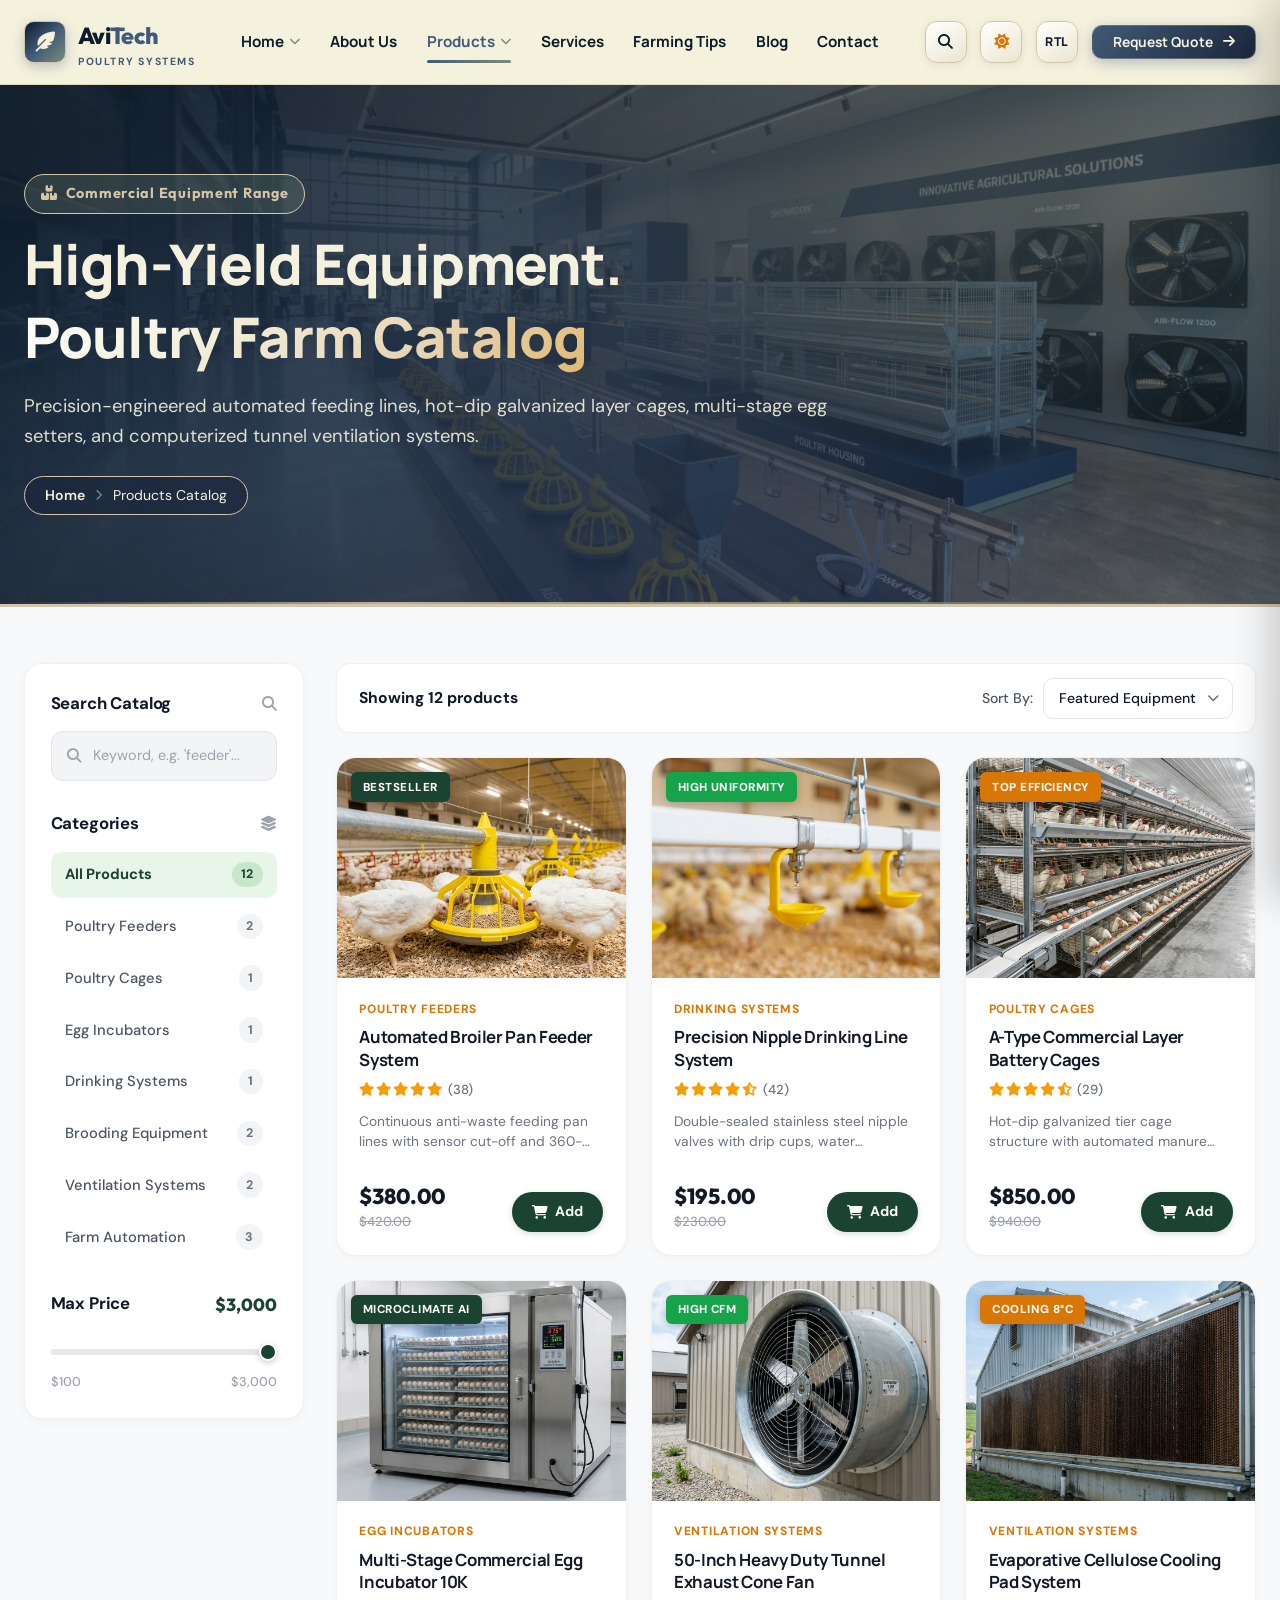
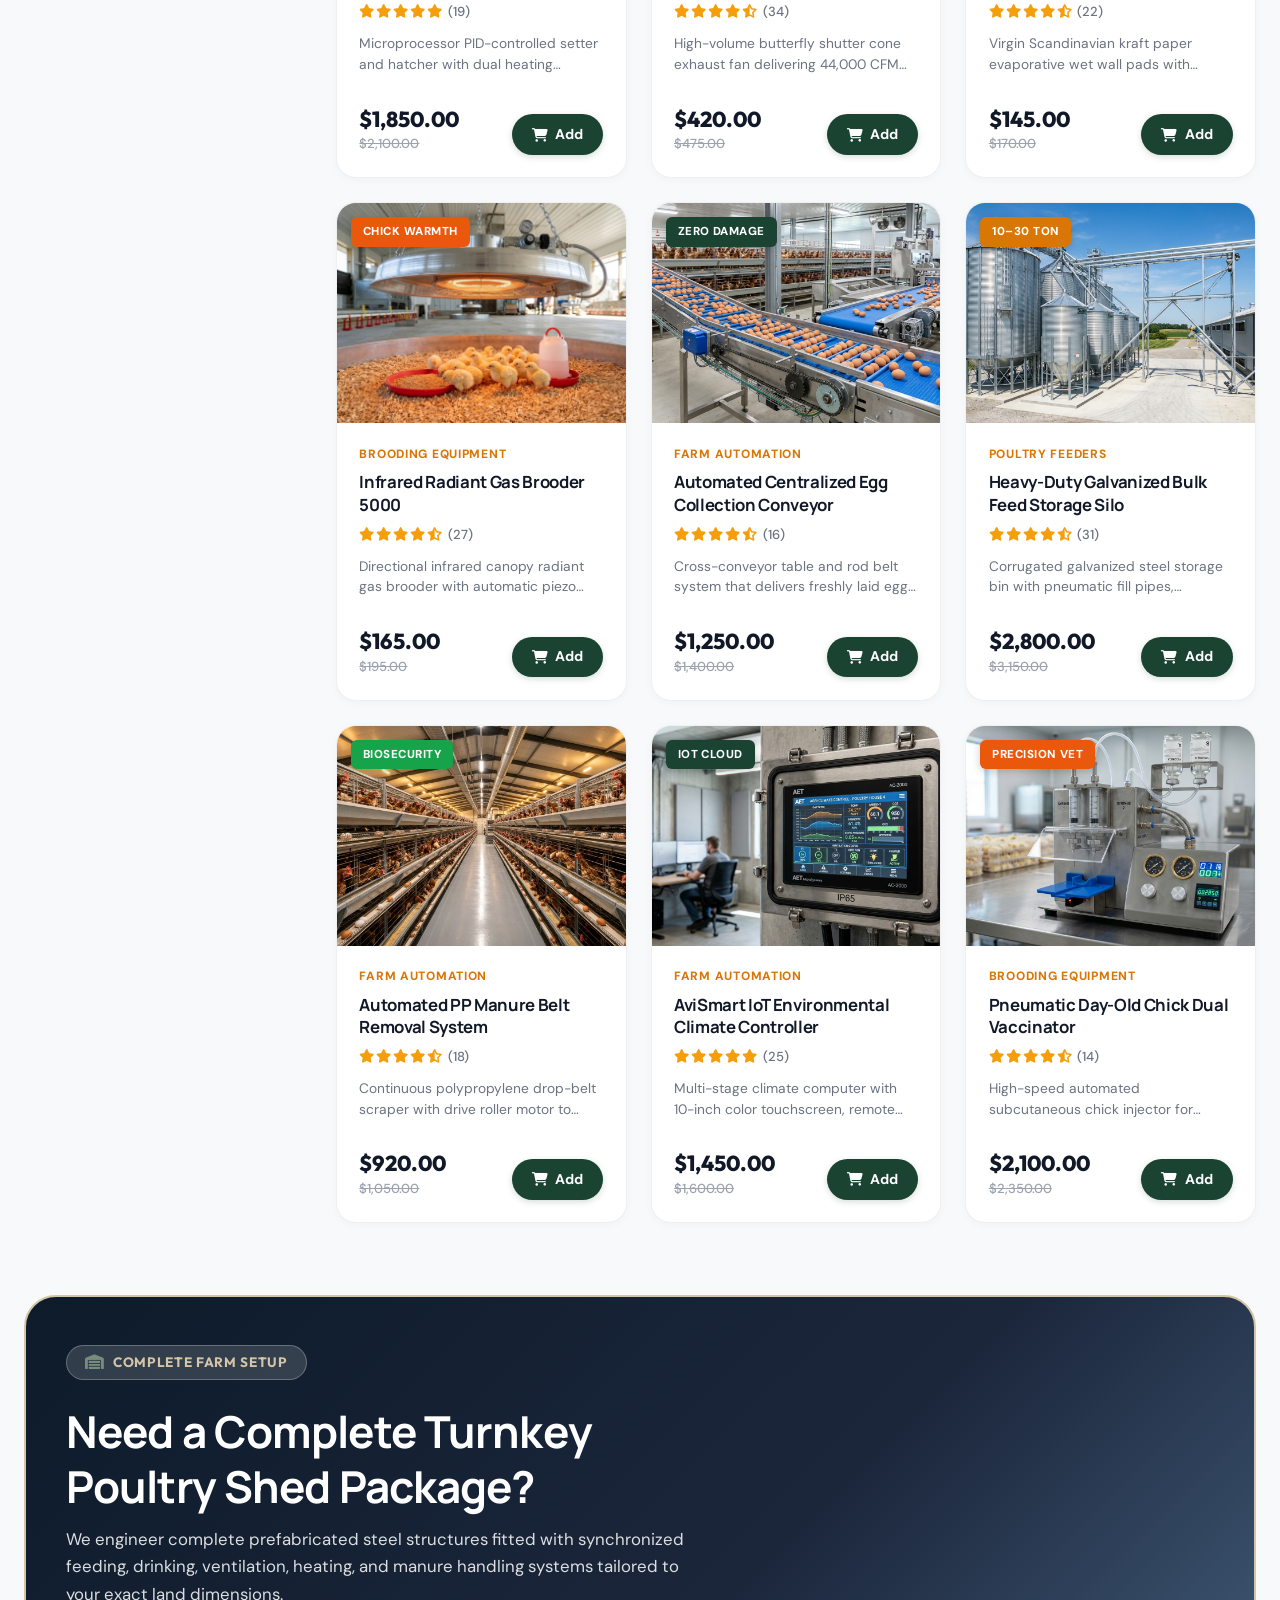
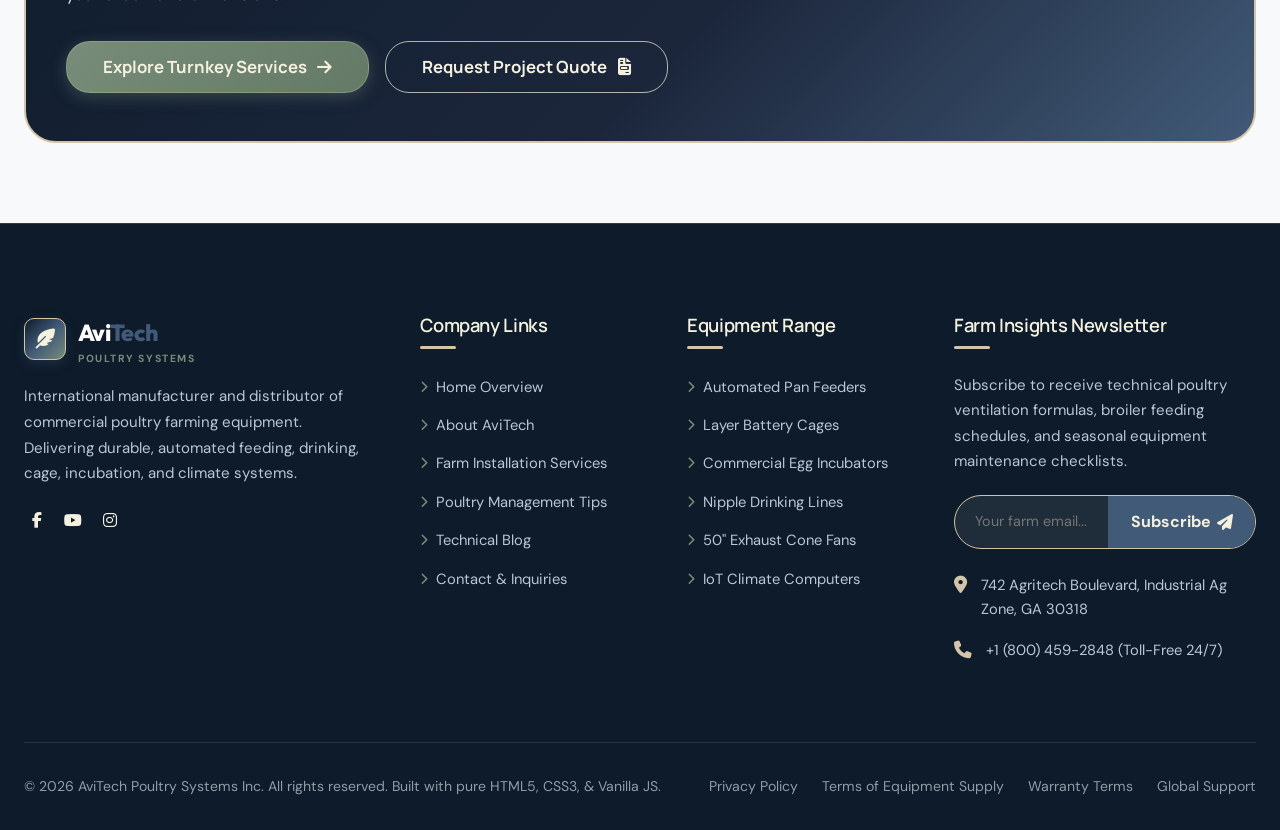
<file: products.html>
<!DOCTYPE html>
<html lang="en" data-theme="light" dir="ltr">
<head>
  <meta charset="UTF-8">
  <meta name="viewport" content="width=device-width, initial-scale=1.0">
  <title>Commercial Poultry Farm Equipment Catalog | AviTech Systems</title>
  <meta name="description" content="Browse our complete catalog of commercial poultry farming equipment: automated pan feeders, nipple drinkers, layer battery cages, egg incubators, and exhaust cone fans.">

  <!-- Open Graph -->
  <meta property="og:title" content="Commercial Poultry Farm Equipment Catalog | AviTech Systems">
  <meta property="og:description" content="Explore heavy-duty automated poultry equipment engineered for broiler, layer, and hatchery operations.">
  <meta property="og:type" content="website">

  <!-- Favicon & App Icons -->
  <link rel="icon" type="image/svg+xml" href="assets/images/favicon.svg">
  <link rel="icon" type="image/png" sizes="32x32" href="assets/images/favicon-32x32.png">
  <link rel="icon" type="image/png" sizes="16x16" href="assets/images/favicon-16x16.png">
  <link rel="apple-touch-icon" sizes="180x180" href="assets/images/apple-touch-icon.png">
  <link rel="shortcut icon" href="favicon.ico">
  <link rel="manifest" href="site.webmanifest">
  <meta name="theme-color" content="#0D1B2A">

  <!-- Google Fonts -->
  <link rel="preconnect" href="https://fonts.googleapis.com">
  <link rel="preconnect" href="https://fonts.gstatic.com" crossorigin>
  <link href="https://fonts.googleapis.com/css2?family=DM+Sans:ital,opsz,wght@0,9..40,100..1000;1,9..40,100..1000&family=Manrope:wght@300..800&family=Outfit:wght@400..800&display=swap" rel="stylesheet">

  <!-- Font Awesome 6 Icons -->
  <link rel="stylesheet" href="https://cdnjs.cloudflare.com/ajax/libs/font-awesome/6.5.1/css/all.min.css">

  <!-- Core Stylesheets -->
  <link rel="stylesheet" href="assets/css/style.css">
  <link rel="stylesheet" href="assets/css/animations.css">
  <link rel="stylesheet" href="assets/css/responsive.css">
</head>
<body class="products-page">

  <!-- ==================== MAIN HEADER / NAVBAR ==================== -->
  <header class="site-header">
    <div class="container navbar-inner">
      <a href="index.html" class="site-logo">
        <div class="logo-badge"><i class="fa-solid fa-feather-pointed"></i></div>
        <div class="logo-text">Avi<span>Tech</span>
          <span class="logo-subtitle">Poultry Systems</span>
        </div>
      </a>

      <nav class="nav-menu" aria-label="Primary Navigation">
        <div class="nav-item">
          <a href="index.html" class="nav-link">Home <i class="fa-solid fa-chevron-down"></i></a>
          <div class="dropdown-menu">
            <a href="index.html" class="dropdown-link"><i class="fa-solid fa-house-chimney"></i> Modern Ag Landing</a>
            <a href="index-2.html" class="dropdown-link"><i class="fa-solid fa-industry"></i> Equipment Specialized</a>
          </div>
        </div>
        <div class="nav-item">
          <a href="about.html" class="nav-link">About Us</a>
        </div>
        <div class="nav-item">
          <a href="products.html" class="nav-link active">Products <i class="fa-solid fa-chevron-down"></i></a>
          <div class="dropdown-menu">
            <a href="products.html" class="dropdown-link"><i class="fa-solid fa-boxes-stacked"></i> All Equipment Catalog</a>
            <a href="product-details.html?id=pan-feeder-pro" class="dropdown-link"><i class="fa-solid fa-wheat-awn"></i> Feeder Line System</a>
            <a href="product-details.html?id=layer-battery-cage" class="dropdown-link"><i class="fa-solid fa-table-cells"></i> Layer Battery Cages</a>
            <a href="product-details.html?id=industrial-egg-incubator" class="dropdown-link"><i class="fa-solid fa-egg"></i> Egg Incubators</a>
            <a href="product-details.html?id=tunnel-ventilation-fan" class="dropdown-link"><i class="fa-solid fa-fan"></i> Ventilation Fans</a>
          </div>
        </div>
        <div class="nav-item">
          <a href="services.html" class="nav-link">Services</a>
        </div>
        <div class="nav-item">
          <a href="farming-tips.html" class="nav-link">Farming Tips</a>
        </div>
        <div class="nav-item">
          <a href="blog.html" class="nav-link">Blog</a>
        </div>
        <div class="nav-item">
          <a href="contact.html" class="nav-link">Contact</a>
        </div>
      </nav>

      <div class="header-actions">
        <button type="button" class="control-btn header-search-open-btn" aria-label="Search Catalog" title="Search Equipment">
          <i class="fa-solid fa-magnifying-glass"></i>
        </button>
        <button type="button" class="control-btn theme-toggle-btn" aria-label="Toggle Theme" title="Light Mode Active (Click for Dark Mode)">
          <i class="fa-solid fa-sun"></i>
        </button>
        <button type="button" class="control-btn rtl-toggle-btn" aria-label="Toggle RTL/LTR Direction" title="Toggle RTL/LTR Direction">
          RTL
        </button>
        <button type="button" class="btn btn-sm btn-primary" data-open-quote>
          <span>Request Quote</span> <i class="fa-solid fa-arrow-right"></i>
        </button>
        <button type="button" class="hamburger-btn" aria-label="Toggle Navigation Drawer">
          <span class="hamburger-line"></span>
          <span class="hamburger-line"></span>
          <span class="hamburger-line"></span>
        </button>
      </div>
    </div>
  </header>

  <!-- ==================== MOBILE NAVIGATION DRAWER ==================== -->
  <div class="drawer-overlay"></div>
  <aside class="mobile-drawer" aria-label="Mobile Navigation Drawer">
    <div class="drawer-header">
      <a href="index.html" class="site-logo">
        <div class="logo-badge"><i class="fa-solid fa-feather-pointed"></i></div>
        <div class="logo-text">Avi<span>Tech</span></div>
      </a>
      <button type="button" class="control-btn drawer-close-btn" aria-label="Close Drawer"><i class="fa-solid fa-xmark"></i></button>
    </div>
        <div class="mobile-nav-menu">
      <div>
        <a href="index.html" class="mobile-nav-link mobile-dropdown-toggle">
          <span>Home</span> <i class="fa-solid fa-chevron-down mobile-chevron"></i>
        </a>
        <div class="mobile-submenu">
          <a href="index.html" class="mobile-submenu-link"><i class="fa-solid fa-house-chimney"></i> Modern Ag Landing</a>
          <a href="index-2.html" class="mobile-submenu-link"><i class="fa-solid fa-industry"></i> Equipment Specialized</a>
        </div>
      </div>
      <a href="about.html" class="mobile-nav-link">About Us</a>
      <div>
        <a href="products.html" class="mobile-nav-link active mobile-dropdown-toggle">
          <span>Products</span> <i class="fa-solid fa-chevron-down mobile-chevron"></i>
        </a>
        <div class="mobile-submenu">
          <a href="products.html" class="mobile-submenu-link active"><i class="fa-solid fa-boxes-stacked"></i> All Equipment</a>
          <a href="product-details.html?id=pan-feeder-pro" class="mobile-submenu-link"><i class="fa-solid fa-wheat-awn"></i> Feeder Line System</a>
          <a href="product-details.html?id=layer-battery-cage" class="mobile-submenu-link"><i class="fa-solid fa-table-cells"></i> Layer Battery Cages</a>
          <a href="product-details.html?id=industrial-egg-incubator" class="mobile-submenu-link"><i class="fa-solid fa-egg"></i> Egg Incubators</a>
        </div>
      </div>
      <div>
        <a href="services.html" class="mobile-nav-link mobile-dropdown-toggle">
          <span>Services</span> <i class="fa-solid fa-chevron-down mobile-chevron"></i>
        </a>
        <div class="mobile-submenu">
          <a href="services.html" class="mobile-submenu-link"><i class="fa-solid fa-screwdriver-wrench"></i> All Farm Services</a>
          <a href="service-details.html" class="mobile-submenu-link"><i class="fa-solid fa-hammer"></i> Turnkey Installation</a>
        </div>
      </div>
      <a href="farming-tips.html" class="mobile-nav-link">Farming Tips</a>
      <a href="blog.html" class="mobile-nav-link">Blog & News</a>
      <a href="contact.html" class="mobile-nav-link">Contact Us</a>
    </div>
    <div style="margin-top: auto; display: flex; flex-direction: column; gap: 0.75rem;">
      <a href="contact.html#quote-section" class="btn btn-secondary w-100 mobile-drawer-quote-btn">
        <i class="fa-solid fa-calculator"></i> Request a Quote
      </a>
      <div style="display: flex; justify-content: space-around; padding-top: 1rem; border-top: 1px solid var(--border-light);">
        <button type="button" class="btn-text theme-toggle-btn"><i class="fa-solid fa-sun"></i> Light Mode</button>
        <button type="button" class="btn-text rtl-toggle-btn"><i class="fa-solid fa-globe"></i> RTL</button>
      </div>
    </div>
  </aside>

  <!-- ==================== HEADER SEARCH MODAL ==================== -->
  <div id="header-search-modal" class="modal-overlay">
    <div class="modal-content" style="max-width: 600px;">
      <button type="button" class="modal-close-btn" aria-label="Close search"><i class="fa-solid fa-xmark"></i></button>
      <h3 style="margin-bottom: 1rem;">Search Equipment Catalog</h3>
      <form action="products.html" method="GET">
        <div class="search-input-wrap" style="width: 100%;">
          <i class="fa-solid fa-magnifying-glass"></i>
          <input type="text" name="q" class="search-input header-search-modal-input" placeholder="Search feeders, cages, incubators, ventilation..." autofocus>
        </div>
        <div style="display: flex; justify-content: flex-end; margin-top: 1rem; gap: 0.75rem;">
          <button type="submit" class="btn btn-primary btn-sm">Search Catalog</button>
        </div>
      </form>
    </div>
  </div>

  <!-- ==================== PAGE HERO ==================== -->
  <section class="page-hero-cinema" aria-label="Products Catalog Hero">
    <img src="assets/images/hero/hero-products.jpg" alt="Commercial Poultry Farm Equipment Catalog" class="hero-slide-bg">
    <div class="hero-slide-overlay"></div>
    <div class="container hero-slide-container">
      <div class="hero-slide-content">
        <span class="hero-tag"><i class="fa-solid fa-boxes-stacked"></i> Commercial Equipment Range</span>
        <h1 class="hero-title">High-Yield Equipment. <br><span class="text-gradient">Poultry Farm Catalog</span></h1>
        <p class="hero-description">Precision-engineered automated feeding lines, hot-dip galvanized layer cages, multi-stage egg setters, and computerized tunnel ventilation systems.</p>
        <div class="hero-meta-row">
          <nav class="breadcrumbs" aria-label="Breadcrumb">
            <a href="index.html">Home</a>
            <i class="fa-solid fa-chevron-right"></i>
            <span>Products Catalog</span>
          </nav>
        </div>
      </div>
    </div>
  </section>

  <!-- ==================== CATALOG & FILTERING SECTION ==================== -->
  <section class="section catalog-page-section">
    <div class="container">
      <div class="bovi-catalog-layout">
        <!-- Left Sidebar Filter Card -->
        <aside class="bovi-sidebar-card">
          <!-- Search Catalog -->
          <div class="bovi-widget">
            <div class="bovi-widget-header">
              <span class="bovi-widget-title">Search Catalog</span>
              <i class="fa-solid fa-magnifying-glass bovi-header-icon"></i>
            </div>
            <div class="bovi-search-wrap">
              <i class="fa-solid fa-magnifying-glass bovi-search-icon"></i>
              <input type="text" id="bovi-catalog-search" class="bovi-search-input" placeholder="Keyword, e.g. 'feeder'..." autocomplete="off">
            </div>
          </div>

          <!-- Categories -->
          <div class="bovi-widget">
            <div class="bovi-widget-header">
              <span class="bovi-widget-title">Categories</span>
              <i class="fa-solid fa-layer-group bovi-header-icon"></i>
            </div>
            <ul class="bovi-category-list">
              <li class="bovi-cat-item active" data-category="all">
                <span class="bovi-cat-name">All Products</span>
                <span class="bovi-cat-count" data-cat-count="all">12</span>
              </li>
              <li class="bovi-cat-item" data-category="feeders">
                <span class="bovi-cat-name">Poultry Feeders</span>
                <span class="bovi-cat-count" data-cat-count="feeders">2</span>
              </li>
              <li class="bovi-cat-item" data-category="cages">
                <span class="bovi-cat-name">Poultry Cages</span>
                <span class="bovi-cat-count" data-cat-count="cages">1</span>
              </li>
              <li class="bovi-cat-item" data-category="incubators">
                <span class="bovi-cat-name">Egg Incubators</span>
                <span class="bovi-cat-count" data-cat-count="incubators">1</span>
              </li>
              <li class="bovi-cat-item" data-category="drinking">
                <span class="bovi-cat-name">Drinking Systems</span>
                <span class="bovi-cat-count" data-cat-count="drinking">1</span>
              </li>
              <li class="bovi-cat-item" data-category="brooding">
                <span class="bovi-cat-name">Brooding Equipment</span>
                <span class="bovi-cat-count" data-cat-count="brooding">2</span>
              </li>
              <li class="bovi-cat-item" data-category="ventilation">
                <span class="bovi-cat-name">Ventilation Systems</span>
                <span class="bovi-cat-count" data-cat-count="ventilation">2</span>
              </li>
              <li class="bovi-cat-item" data-category="automation">
                <span class="bovi-cat-name">Farm Automation</span>
                <span class="bovi-cat-count" data-cat-count="automation">3</span>
              </li>
            </ul>
          </div>

          <!-- Max Price Filter -->
          <div class="bovi-widget" style="margin-bottom: 0;">
            <div class="bovi-price-header">
              <span class="bovi-widget-title">Max Price</span>
              <span class="bovi-price-display" id="bovi-price-val">$3,000</span>
            </div>
            <div class="bovi-range-slider-wrap">
              <input type="range" id="bovi-price-slider" class="bovi-range-slider" min="100" max="3000" step="50" value="3000">
              <div class="bovi-range-labels">
                <span>$100</span>
                <span>$3,000</span>
              </div>
            </div>
          </div>
        </aside>

        <!-- Right Catalog Main Area -->
        <main class="bovi-catalog-main">
          <!-- Top Control Bar -->
          <div class="bovi-top-bar">
            <div class="bovi-results-count">
              Showing <span id="bovi-products-count">12</span> products
            </div>
            <div class="bovi-sort-wrap">
              <label for="bovi-sort-select" class="bovi-sort-label">Sort By:</label>
              <div class="bovi-select-wrap">
                <select id="bovi-sort-select" class="bovi-sort-select" aria-label="Sort Products">
                  <option value="featured">Featured Equipment</option>
                  <option value="price-low">Price: Low to High</option>
                  <option value="price-high">Price: High to Low</option>
                  <option value="rating">Highest Rated</option>
                  <option value="name-asc">Name: A to Z</option>
                  <option value="name-desc">Name: Z to A</option>
                </select>
                <i class="fa-solid fa-chevron-down bovi-select-chevron"></i>
              </div>
            </div>
          </div>

          <!-- Product Cards Grid -->
          <div id="products-grid" class="bovi-products-grid"></div>
        </main>
      </div>

      <!-- Turnkey House Banner -->
      <div class="reveal-up" style="margin-top: 4.5rem; background: linear-gradient(135deg, #0D1B2A 0%, #1B263B 60%, #415A77 100%); border: 2px solid var(--c-warm-sand); border-radius: var(--radius-xl); padding: 3rem 2.5rem; color: #ffffff; display: flex; align-items: center; justify-content: space-between; flex-wrap: wrap; gap: 2rem;">
        <div style="max-width: 620px;">
          <span class="section-tag" style="background: rgba(255,255,255,0.15); color: var(--c-warm-sand); border: 1px solid rgba(255,255,255,0.25);">
            <i class="fa-solid fa-warehouse"></i> Complete Farm Setup
          </span>
          <h2 style="color: #ffffff; margin-block: 0.5rem 0.75rem;">Need a Complete Turnkey Poultry Shed Package?</h2>
          <p style="color: rgba(255,255,255,0.85); font-size: 1.05rem; margin: 0;">
            We engineer complete prefabricated steel structures fitted with synchronized feeding, drinking, ventilation, heating, and manure handling systems tailored to your exact land dimensions.
          </p>
        </div>
        <div style="display: flex; gap: 1rem; flex-wrap: wrap;">
          <a href="services.html" class="btn btn-secondary btn-lg">Explore Turnkey Services <i class="fa-solid fa-arrow-right"></i></a>
          <button type="button" class="btn btn-outline-white btn-lg" data-open-quote>Request Project Quote <i class="fa-solid fa-file-invoice"></i></button>
        </div>
      </div>
    </div>
  </section>

  <!-- ==================== FOOTER ==================== -->
  <footer class="site-footer">
    <div class="container">
      <div class="footer-grid">
        <!-- Col 1: Brand Info -->
        <div class="footer-col">
          <a href="index.html" class="site-logo" style="color: #ffffff;">
            <div class="logo-badge"><i class="fa-solid fa-feather-pointed"></i></div>
            <div class="logo-text">Avi<span>Tech</span>
              <span class="logo-subtitle" style="color: var(--c-sage-green);">Poultry Systems</span>
            </div>
          </a>
          <p class="footer-desc">
            International manufacturer and distributor of commercial poultry farming equipment. Delivering durable, automated feeding, drinking, cage, incubation, and climate systems.
          </p>
          <div class="topbar-socials" style="margin-top: 1rem;">
            <a href="#" class="topbar-social-link" aria-label="Facebook"><i class="fa-brands fa-facebook-f"></i></a>
            <a href="#" class="topbar-social-link" aria-label="YouTube"><i class="fa-brands fa-youtube"></i></a>
            <a href="#" class="topbar-social-link" aria-label="Instagram"><i class="fa-brands fa-instagram"></i></a>
          </div>
        </div>

        <!-- Col 2: Quick Links -->
        <div class="footer-col">
          <h4>Company Links</h4>
          <ul class="footer-links">
            <li><a href="index.html" class="footer-link"><i class="fa-solid fa-chevron-right"></i> Home Overview</a></li>
            <li><a href="about.html" class="footer-link"><i class="fa-solid fa-chevron-right"></i> About AviTech</a></li>
            <li><a href="services.html" class="footer-link"><i class="fa-solid fa-chevron-right"></i> Farm Installation Services</a></li>
            <li><a href="farming-tips.html" class="footer-link"><i class="fa-solid fa-chevron-right"></i> Poultry Management Tips</a></li>
            <li><a href="blog.html" class="footer-link"><i class="fa-solid fa-chevron-right"></i> Technical Blog</a></li>
            <li><a href="contact.html" class="footer-link"><i class="fa-solid fa-chevron-right"></i> Contact & Inquiries</a></li>
          </ul>
        </div>

        <!-- Col 3: Product Categories -->
        <div class="footer-col">
          <h4>Equipment Range</h4>
          <ul class="footer-links">
            <li><a href="products.html?filter=feeders" class="footer-link"><i class="fa-solid fa-chevron-right"></i> Automated Pan Feeders</a></li>
            <li><a href="products.html?filter=cages" class="footer-link"><i class="fa-solid fa-chevron-right"></i> Layer Battery Cages</a></li>
            <li><a href="products.html?filter=incubators" class="footer-link"><i class="fa-solid fa-chevron-right"></i> Commercial Egg Incubators</a></li>
            <li><a href="products.html?filter=drinking" class="footer-link"><i class="fa-solid fa-chevron-right"></i> Nipple Drinking Lines</a></li>
            <li><a href="products.html?filter=ventilation" class="footer-link"><i class="fa-solid fa-chevron-right"></i> 50" Exhaust Cone Fans</a></li>
            <li><a href="products.html?filter=automation" class="footer-link"><i class="fa-solid fa-chevron-right"></i> IoT Climate Computers</a></li>
          </ul>
        </div>

        <!-- Col 4: Newsletter & Contact -->
        <div class="footer-col">
          <h4>Farm Insights Newsletter</h4>
          <p class="footer-desc" style="margin-top: 0;">
            Subscribe to receive technical poultry ventilation formulas, broiler feeding schedules, and seasonal equipment maintenance checklists.
          </p>
          <form class="newsletter-form" novalidate>
            <div class="newsletter-box">
              <input type="email" class="newsletter-input" placeholder="Your farm email..." required>
              <button type="submit" class="newsletter-btn" aria-label="Subscribe to newsletter">
                <span>Subscribe</span> <i class="fa-solid fa-paper-plane" style="margin-inline-start: 6px;"></i>
              </button>
            </div>
          </form>
          <div style="margin-top: 1.5rem;">
            <div class="footer-contact-item">
              <i class="fa-solid fa-location-dot"></i>
              <span>742 Agritech Boulevard, Industrial Ag Zone, GA 30318</span>
            </div>
            <div class="footer-contact-item">
              <i class="fa-solid fa-phone"></i>
              <span>+1 (800) 459-2848 (Toll-Free 24/7)</span>
            </div>
          </div>
        </div>
      </div>

      <div class="footer-bottom">
        <div>
          &copy; 2026 AviTech Poultry Systems Inc. All rights reserved. Built with pure HTML5, CSS3, & Vanilla JS.
        </div>
        <div class="footer-bottom-links">
          <a href="#">Privacy Policy</a>
          <a href="#">Terms of Equipment Supply</a>
          <a href="#">Warranty Terms</a>
          <a href="contact.html">Global Support</a>
        </div>
      </div>
    </div>
  </footer>

  <!-- ==================== SCRIPTS ==================== -->
  <script src="assets/js/theme.js"></script>
  <script src="assets/js/slider.js"></script>
  <script src="assets/js/animations.js"></script>
  <script src="assets/js/products.js"></script>
  <script src="assets/js/forms.js"></script>
  <script src="assets/js/main.js"></script>
</body>
</html>
</file>
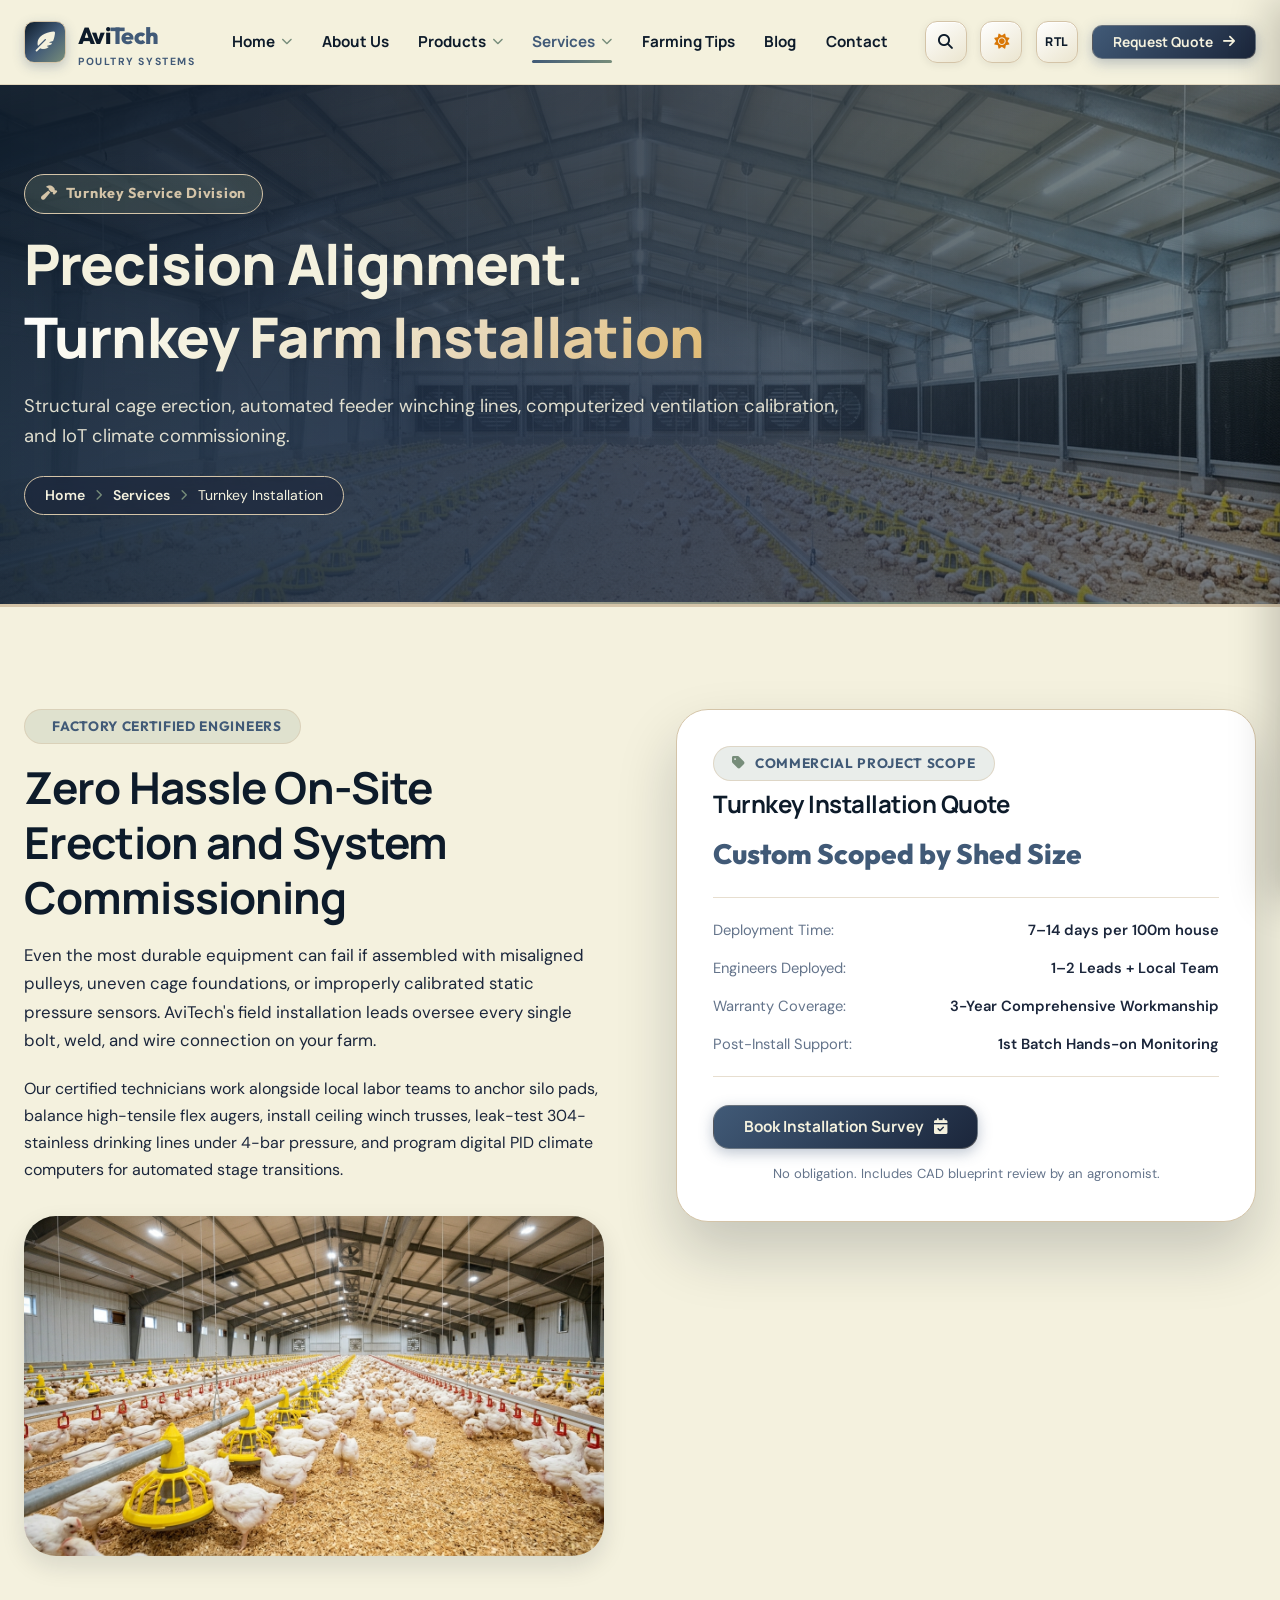
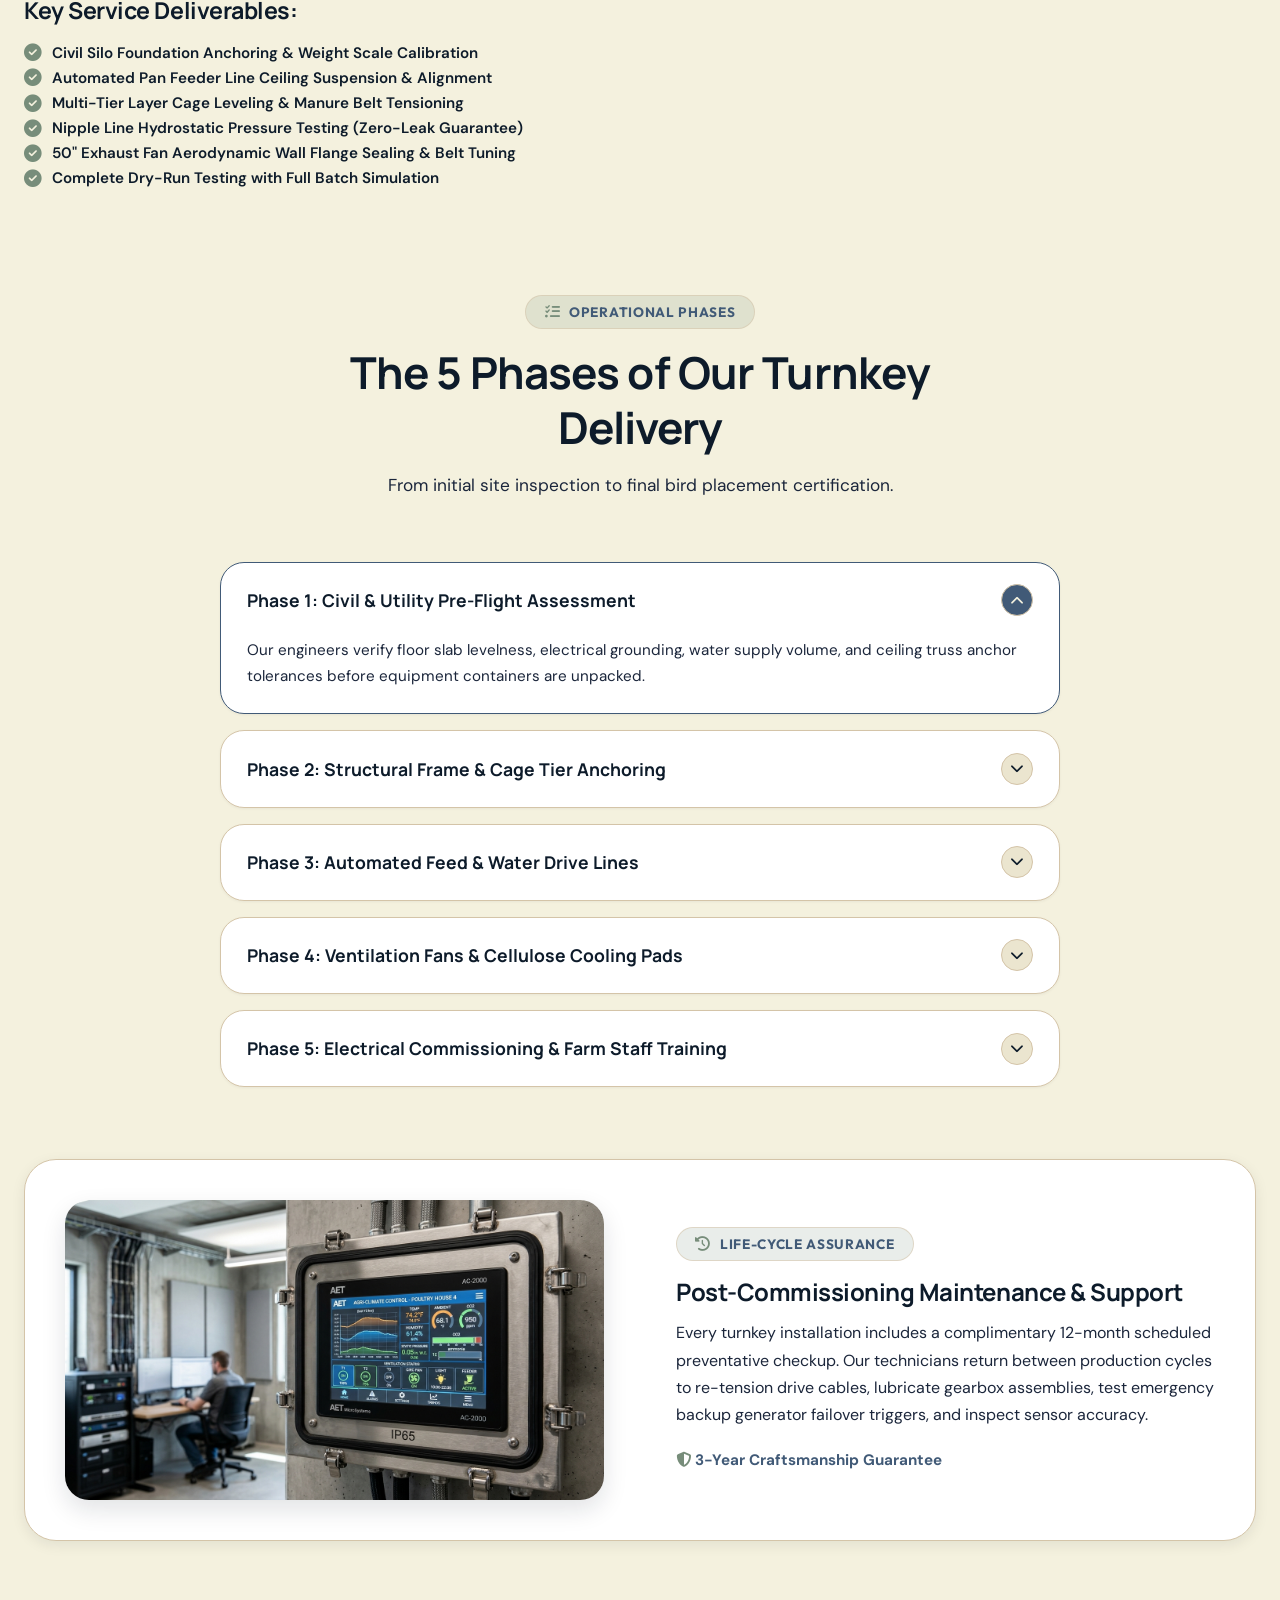
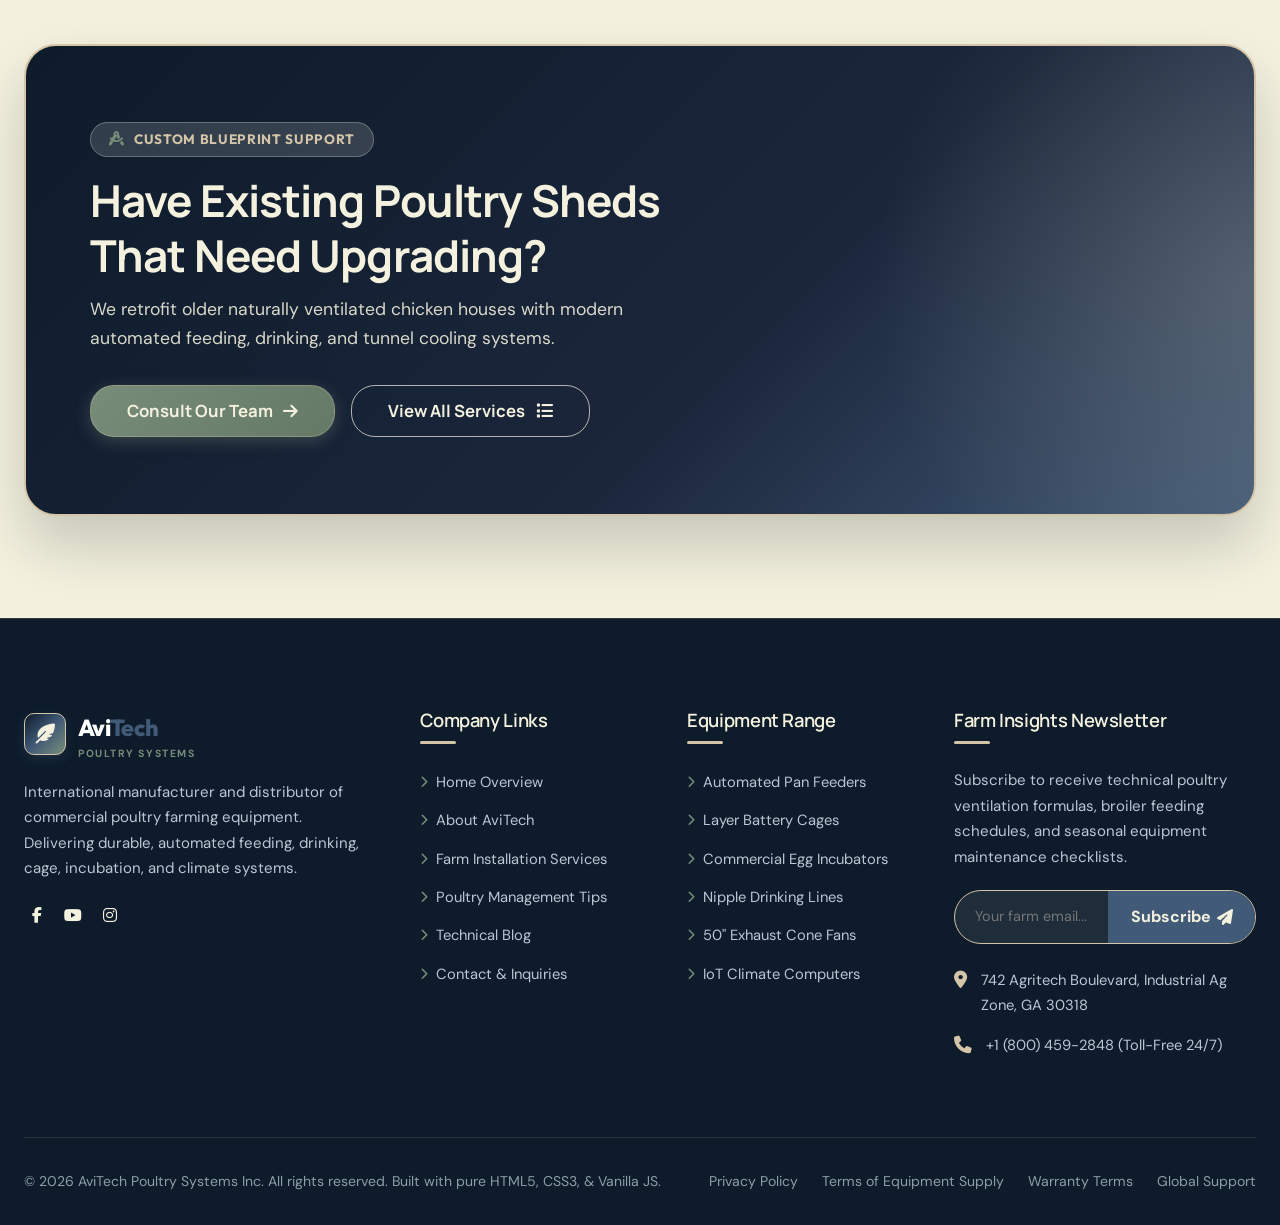
<file: service-details.html>
<!DOCTYPE html>
<html lang="en" data-theme="light" dir="ltr">
<head>
  <meta charset="UTF-8">
  <meta name="viewport" content="width=device-width, initial-scale=1.0">
  <title>Turnkey Poultry Farm Installation & Setup Service | AviTech Systems</title>
  <meta name="description" content="Turnkey commercial poultry farm installation: complete mechanical cage assembly, automated pan feeder lines, ventilation fans, and IoT microclimate commissioning.">

  <!-- Open Graph -->
  <meta property="og:title" content="Turnkey Poultry Farm Installation & Setup | AviTech Systems">
  <meta property="og:description" content="Professional on-site assembly, testing, and commissioning of commercial poultry equipment.">
  <meta property="og:type" content="article">

  <!-- Favicon & App Icons -->
  <link rel="icon" type="image/svg+xml" href="assets/images/favicon.svg">
  <link rel="icon" type="image/png" sizes="32x32" href="assets/images/favicon-32x32.png">
  <link rel="icon" type="image/png" sizes="16x16" href="assets/images/favicon-16x16.png">
  <link rel="apple-touch-icon" sizes="180x180" href="assets/images/apple-touch-icon.png">
  <link rel="shortcut icon" href="favicon.ico">
  <link rel="manifest" href="site.webmanifest">
  <meta name="theme-color" content="#0D1B2A">

  <!-- Google Fonts -->
  <link rel="preconnect" href="https://fonts.googleapis.com">
  <link rel="preconnect" href="https://fonts.gstatic.com" crossorigin>
  <link href="https://fonts.googleapis.com/css2?family=DM+Sans:ital,opsz,wght@0,9..40,100..1000;1,9..40,100..1000&family=Manrope:wght@300..800&family=Outfit:wght@400..800&display=swap" rel="stylesheet">

  <!-- Font Awesome 6 Icons -->
  <link rel="stylesheet" href="https://cdnjs.cloudflare.com/ajax/libs/font-awesome/6.5.1/css/all.min.css">

  <!-- Core Stylesheets -->
  <link rel="stylesheet" href="assets/css/style.css">
  <link rel="stylesheet" href="assets/css/animations.css">
  <link rel="stylesheet" href="assets/css/responsive.css">
</head>
<body>

  <!-- ==================== MAIN HEADER / NAVBAR ==================== -->
  <header class="site-header">
    <div class="container navbar-inner">
      <a href="index.html" class="site-logo">
        <div class="logo-badge"><i class="fa-solid fa-feather-pointed"></i></div>
        <div class="logo-text">Avi<span>Tech</span>
          <span class="logo-subtitle">Poultry Systems</span>
        </div>
      </a>

      <nav class="nav-menu" aria-label="Primary Navigation">
        <div class="nav-item">
          <a href="index.html" class="nav-link">Home <i class="fa-solid fa-chevron-down"></i></a>
          <div class="dropdown-menu">
            <a href="index.html" class="dropdown-link"><i class="fa-solid fa-house-chimney"></i> Modern Ag Landing</a>
            <a href="index-2.html" class="dropdown-link"><i class="fa-solid fa-industry"></i> Equipment Specialized</a>
          </div>
        </div>
        <div class="nav-item">
          <a href="about.html" class="nav-link">About Us</a>
        </div>
        <div class="nav-item">
          <a href="products.html" class="nav-link">Products <i class="fa-solid fa-chevron-down"></i></a>
          <div class="dropdown-menu">
            <a href="products.html" class="dropdown-link"><i class="fa-solid fa-boxes-stacked"></i> All Equipment Catalog</a>
            <a href="product-details.html?id=pan-feeder-pro" class="dropdown-link"><i class="fa-solid fa-wheat-awn"></i> Feeder Line System</a>
            <a href="product-details.html?id=layer-battery-cage" class="dropdown-link"><i class="fa-solid fa-table-cells"></i> Layer Battery Cages</a>
            <a href="product-details.html?id=industrial-egg-incubator" class="dropdown-link"><i class="fa-solid fa-egg"></i> Egg Incubators</a>
            <a href="product-details.html?id=tunnel-ventilation-fan" class="dropdown-link"><i class="fa-solid fa-fan"></i> Ventilation Fans</a>
          </div>
        </div>
        <div class="nav-item">
          <a href="services.html" class="nav-link active">Services <i class="fa-solid fa-chevron-down"></i></a>
          <div class="dropdown-menu">
            <a href="services.html" class="dropdown-link"><i class="fa-solid fa-screwdriver-wrench"></i> All Farm Services</a>
            <a href="service-details.html" class="dropdown-link"><i class="fa-solid fa-hammer"></i> Turnkey Installation</a>
          </div>
        </div>
        <div class="nav-item">
          <a href="farming-tips.html" class="nav-link">Farming Tips</a>
        </div>
        <div class="nav-item">
          <a href="blog.html" class="nav-link">Blog</a>
        </div>
        <div class="nav-item">
          <a href="contact.html" class="nav-link">Contact</a>
        </div>
      </nav>

      <div class="header-actions">
        <button type="button" class="control-btn header-search-open-btn" aria-label="Search" title="Search Equipment">
          <i class="fa-solid fa-magnifying-glass"></i>
        </button>
        <button type="button" class="control-btn theme-toggle-btn" aria-label="Toggle Theme" title="Light Mode Active (Click for Dark Mode)">
          <i class="fa-solid fa-sun"></i>
        </button>
        <button type="button" class="control-btn rtl-toggle-btn" aria-label="Toggle RTL/LTR Direction" title="Toggle RTL/LTR Direction">
          RTL
        </button>
        <button type="button" class="btn btn-sm btn-primary" data-open-quote>
          <span>Request Quote</span> <i class="fa-solid fa-arrow-right"></i>
        </button>
        <button type="button" class="hamburger-btn" aria-label="Toggle Drawer">
          <span class="hamburger-line"></span>
          <span class="hamburger-line"></span>
          <span class="hamburger-line"></span>
        </button>
      </div>
    </div>
  </header>

  <!-- ==================== MOBILE NAVIGATION DRAWER ==================== -->
  <div class="drawer-overlay"></div>
  <aside class="mobile-drawer" aria-label="Mobile Navigation Drawer">
    <div class="drawer-header">
      <a href="index.html" class="site-logo">
        <div class="logo-badge"><i class="fa-solid fa-feather-pointed"></i></div>
        <div class="logo-text">Avi<span>Tech</span></div>
      </a>
      <button type="button" class="control-btn drawer-close-btn" aria-label="Close Drawer"><i class="fa-solid fa-xmark"></i></button>
    </div>
        <div class="mobile-nav-menu">
      <div>
        <a href="index.html" class="mobile-nav-link mobile-dropdown-toggle">
          <span>Home</span> <i class="fa-solid fa-chevron-down mobile-chevron"></i>
        </a>
        <div class="mobile-submenu">
          <a href="index.html" class="mobile-submenu-link"><i class="fa-solid fa-house-chimney"></i> Modern Ag Landing</a>
          <a href="index-2.html" class="mobile-submenu-link"><i class="fa-solid fa-industry"></i> Equipment Specialized</a>
        </div>
      </div>
      <a href="about.html" class="mobile-nav-link">About Us</a>
      <div>
        <a href="products.html" class="mobile-nav-link mobile-dropdown-toggle">
          <span>Products</span> <i class="fa-solid fa-chevron-down mobile-chevron"></i>
        </a>
        <div class="mobile-submenu">
          <a href="products.html" class="mobile-submenu-link"><i class="fa-solid fa-boxes-stacked"></i> All Equipment</a>
          <a href="product-details.html?id=pan-feeder-pro" class="mobile-submenu-link"><i class="fa-solid fa-wheat-awn"></i> Feeder Line System</a>
          <a href="product-details.html?id=layer-battery-cage" class="mobile-submenu-link"><i class="fa-solid fa-table-cells"></i> Layer Battery Cages</a>
          <a href="product-details.html?id=industrial-egg-incubator" class="mobile-submenu-link"><i class="fa-solid fa-egg"></i> Egg Incubators</a>
        </div>
      </div>
      <div>
        <a href="services.html" class="mobile-nav-link active mobile-dropdown-toggle">
          <span>Services</span> <i class="fa-solid fa-chevron-down mobile-chevron"></i>
        </a>
        <div class="mobile-submenu">
          <a href="services.html" class="mobile-submenu-link"><i class="fa-solid fa-screwdriver-wrench"></i> All Farm Services</a>
          <a href="service-details.html" class="mobile-submenu-link active"><i class="fa-solid fa-hammer"></i> Turnkey Installation</a>
        </div>
      </div>
      <a href="farming-tips.html" class="mobile-nav-link">Farming Tips</a>
      <a href="blog.html" class="mobile-nav-link">Blog & News</a>
      <a href="contact.html" class="mobile-nav-link">Contact Us</a>
    </div>
    <div style="margin-top: auto; display: flex; flex-direction: column; gap: 0.75rem;">
      <a href="contact.html#quote-section" class="btn btn-secondary w-100 mobile-drawer-quote-btn">
        <i class="fa-solid fa-calculator"></i> Request a Quote
      </a>
      <div style="display: flex; justify-content: space-around; padding-top: 1rem; border-top: 1px solid var(--border-light);">
        <button type="button" class="btn-text theme-toggle-btn"><i class="fa-solid fa-sun"></i> Light Mode</button>
        <button type="button" class="btn-text rtl-toggle-btn"><i class="fa-solid fa-globe"></i> RTL</button>
      </div>
    </div>
  </aside>

  <!-- ==================== PAGE HERO ==================== -->
  <section class="page-hero-cinema" aria-label="Turnkey Installation Service Hero">
    <img src="assets/images/hero/hero-service-details.jpg" alt="Commercial Poultry Turnkey Equipment Installation" class="hero-slide-bg">
    <div class="hero-slide-overlay"></div>
    <div class="container hero-slide-container">
      <div class="hero-slide-content">
        <span class="hero-tag" id="sd-hero-tag"><i class="fa-solid fa-hammer"></i> Turnkey Service Division</span>
        <h1 class="hero-title" id="sd-hero-title">Precision Alignment. <br><span class="text-gradient">Turnkey Farm Installation</span></h1>
        <p class="hero-description" id="sd-hero-desc">Structural cage erection, automated feeder winching lines, computerized ventilation calibration, and IoT climate commissioning.</p>
        <div class="hero-meta-row">
          <nav class="breadcrumbs" aria-label="Breadcrumb">
            <a href="index.html">Home</a>
            <i class="fa-solid fa-chevron-right"></i>
            <a href="services.html">Services</a>
            <i class="fa-solid fa-chevron-right"></i>
            <span id="sd-breadcrumb-label">Turnkey Installation</span>
          </nav>
        </div>
      </div>
    </div>
  </section>

  <!-- ==================== DETAILED SERVICE CONTENT ==================== -->
  <section class="section">
    <div class="container">
      <div class="split-layout" style="align-items: start;">
        <!-- Left: Service Narrative -->
        <div class="reveal-left">
          <span class="section-tag" id="sd-narrative-tag"><i class="fa-solid fa-shield-check"></i> Factory Certified Engineers</span>
          <h2 class="section-title" id="sd-section-title">Zero Hassle On-Site Erection and System Commissioning</h2>
          <p id="sd-desc-1" style="font-size: 1.05rem; line-height: 1.7; margin-bottom: 1.25rem;">
            Even the most durable equipment can fail if assembled with misaligned pulleys, uneven cage foundations, or improperly calibrated static pressure sensors. AviTech's field installation leads oversee every single bolt, weld, and wire connection on your farm.
          </p>
          <p id="sd-desc-2" style="color: var(--text-secondary); line-height: 1.7; margin-bottom: 2rem;">
            Our certified technicians work alongside local labor teams to anchor silo pads, balance high-tensile flex augers, install ceiling winch trusses, leak-test 304-stainless drinking lines under 4-bar pressure, and program digital PID climate computers for automated stage transitions.
          </p>

          <div style="border-radius: var(--radius-xl); overflow: hidden; height: 340px; margin-bottom: 2.5rem; box-shadow: var(--shadow-md);">
            <img id="sd-image" src="assets/images/poultry/broiler-farm.jpg" alt="AviTech Turnkey Commercial Poultry Shed Complete Equipment Assembly" style="width: 100%; height: 100%; object-fit: cover;" loading="lazy">
          </div>

          <h3 style="font-size: 1.45rem; margin-bottom: 1rem;">Key Service Deliverables:</h3>
          <div class="checklist" id="sd-checklist" style="grid-template-columns: 1fr; gap: 0.75rem; margin-bottom: 2rem;">
            <div class="checklist-item"><i class="fa-solid fa-circle-check"></i> Civil Silo Foundation Anchoring & Weight Scale Calibration</div>
            <div class="checklist-item"><i class="fa-solid fa-circle-check"></i> Automated Pan Feeder Line Ceiling Suspension & Alignment</div>
            <div class="checklist-item"><i class="fa-solid fa-circle-check"></i> Multi-Tier Layer Cage Leveling & Manure Belt Tensioning</div>
            <div class="checklist-item"><i class="fa-solid fa-circle-check"></i> Nipple Line Hydrostatic Pressure Testing (Zero-Leak Guarantee)</div>
            <div class="checklist-item"><i class="fa-solid fa-circle-check"></i> 50" Exhaust Fan Aerodynamic Wall Flange Sealing & Belt Tuning</div>
            <div class="checklist-item"><i class="fa-solid fa-circle-check"></i> Complete Dry-Run Testing with Full Batch Simulation</div>
          </div>
        </div>

        <!-- Right: Service Specs, Pricing & Quote Box -->
        <div class="reveal-right">
          <div style="background: var(--bg-surface); border: 1px solid var(--border-medium); border-radius: var(--radius-xl); padding: 2.25rem; box-shadow: var(--shadow-xl); position: sticky; top: 110px;">
            <span class="section-tag" style="margin-bottom: 0.5rem;"><i class="fa-solid fa-tag"></i> Commercial Project Scope</span>
            <h3 style="font-size: 1.5rem; margin-bottom: 0.75rem;" id="sd-quote-title">Turnkey Installation Quote</h3>
            <div style="font-family: var(--font-display); font-size: 1.75rem; font-weight: 800; color: var(--c-slate-blue); margin-bottom: 1.25rem;">
              Custom Scoped by Shed Size
            </div>

            <div style="display: flex; flex-direction: column; gap: 0.85rem; border-top: 1px solid var(--border-light); border-bottom: 1px solid var(--border-light); padding-block: 1.25rem; margin-bottom: 1.75rem; font-size: 0.92rem;">
              <div style="display: flex; justify-content: space-between;">
                <span style="color: var(--text-muted);" id="sd-spec-k1">Deployment Time:</span>
                <span style="font-weight: 600;" id="sd-spec-v1">7–14 days per 100m house</span>
              </div>
              <div style="display: flex; justify-content: space-between;">
                <span style="color: var(--text-muted);" id="sd-spec-k2">Engineers Deployed:</span>
                <span style="font-weight: 600;" id="sd-spec-v2">1–2 Leads + Local Team</span>
              </div>
              <div style="display: flex; justify-content: space-between;">
                <span style="color: var(--text-muted);" id="sd-spec-k3">Warranty Coverage:</span>
                <span style="font-weight: 600;" id="sd-spec-v3">3-Year Comprehensive Workmanship</span>
              </div>
              <div style="display: flex; justify-content: space-between;">
                <span style="color: var(--text-muted);" id="sd-spec-k4">Post-Install Support:</span>
                <span style="font-weight: 600;" id="sd-spec-v4">1st Batch Hands-on Monitoring</span>
              </div>
            </div>

            <button type="button" class="btn btn-primary w-100" id="sd-quote-btn" data-open-quote data-product-name="Turnkey Farm Setup Service" data-category="Turnkey Poultry House">
              Book Installation Survey <i class="fa-solid fa-calendar-check"></i>
            </button>
            <p style="font-size: 0.82rem; color: var(--text-muted); text-align: center; margin-top: 0.85rem; margin-bottom: 0;">
              No obligation. Includes CAD blueprint review by an agronomist.
            </p>
          </div>
        </div>
      </div>

      <!-- Multi-step Process Accordion / Details -->
      <div style="margin-top: 4.5rem;" class="reveal-up">
        <div class="section-header text-center">
          <span class="section-tag"><i class="fa-solid fa-list-check"></i> Operational Phases</span>
          <h2 class="section-title">The 5 Phases of Our Turnkey Delivery</h2>
          <p class="section-desc">From initial site inspection to final bird placement certification.</p>
        </div>

        <div class="accordion" style="max-width: 840px; margin-inline: auto;">
          <div class="accordion-item active">
            <div class="accordion-header">
              <span>Phase 1: Civil & Utility Pre-Flight Assessment</span>
              <div class="accordion-icon"><i class="fa-solid fa-chevron-down"></i></div>
            </div>
            <div class="accordion-body">
              <p>Our engineers verify floor slab levelness, electrical grounding, water supply volume, and ceiling truss anchor tolerances before equipment containers are unpacked.</p>
            </div>
          </div>

          <div class="accordion-item">
            <div class="accordion-header">
              <span>Phase 2: Structural Frame & Cage Tier Anchoring</span>
              <div class="accordion-icon"><i class="fa-solid fa-chevron-down"></i></div>
            </div>
            <div class="accordion-body">
              <p>Erection of hot-dip galvanized cage uprights using optical laser levels to ensure 100% horizontal alignment along 100+ meter rows. Installation of PP manure drop belts.</p>
            </div>
          </div>

          <div class="accordion-item">
            <div class="accordion-header">
              <span>Phase 3: Automated Feed & Water Drive Lines</span>
              <div class="accordion-icon"><i class="fa-solid fa-chevron-down"></i></div>
            </div>
            <div class="accordion-body">
              <p>Threading high-tensile flex auger coils through galvanized feed pipes, wiring end-line optical cutoff sensors, and hanging stainless drinking nipple lines with pressure regulator flush kits.</p>
            </div>
          </div>

          <div class="accordion-item">
            <div class="accordion-header">
              <span>Phase 4: Ventilation Fans & Cellulose Cooling Pads</span>
              <div class="accordion-icon"><i class="fa-solid fa-chevron-down"></i></div>
            </div>
            <div class="accordion-body">
              <p>Mounting 50-inch butterfly cone exhaust fans, framing Scandinavian wet wall gutters, and sealing all air inlets to create an airtight negative-pressure tunnel environment.</p>
            </div>
          </div>

          <div class="accordion-item">
            <div class="accordion-header">
              <span>Phase 5: Electrical Commissioning & Farm Staff Training</span>
              <div class="accordion-icon"><i class="fa-solid fa-chevron-down"></i></div>
            </div>
            <div class="accordion-body">
              <p>Connecting the central IoT microclimate computer, calibrating temperature and ammonia probes, simulating high-heat emergency alarms, and training farm staff on daily operation.</p>
            </div>
          </div>
        </div>
      </div>

      <!-- Preventative Maintenance & Commissioning Highlights -->
      <div style="margin-top: 4.5rem;" class="reveal-up">
        <div class="split-layout" style="align-items: center; background: var(--bg-surface); padding: 2.5rem; border-radius: var(--radius-xl); border: 1px solid var(--border-medium); box-shadow: var(--shadow-sm);">
          <div style="border-radius: var(--radius-lg); overflow: hidden; height: 300px; box-shadow: var(--shadow-md);">
            <img src="assets/images/poultry/maintenance-service.jpg" alt="Certified Field Technician Performing Electrical Commissioning and Diagnostic Testing" style="width: 100%; height: 100%; object-fit: cover;">
          </div>
          <div>
            <span class="section-tag"><i class="fa-solid fa-clock-rotate-left"></i> Life-Cycle Assurance</span>
            <h3 style="font-size: 1.5rem; margin-bottom: 0.75rem;">Post-Commissioning Maintenance & Support</h3>
            <p style="color: var(--text-secondary); line-height: 1.7; margin-bottom: 1.25rem;">
              Every turnkey installation includes a complimentary 12-month scheduled preventative checkup. Our technicians return between production cycles to re-tension drive cables, lubricate gearbox assemblies, test emergency backup generator failover triggers, and inspect sensor accuracy.
            </p>
            <div style="display: flex; gap: 1rem; align-items: center;">
              <span style="font-weight: 700; color: var(--c-slate-blue); font-size: 0.95rem;"><i class="fa-solid fa-shield-halved" style="color: var(--c-sage-green);"></i> 3-Year Craftsmanship Guarantee</span>
            </div>
          </div>
        </div>
      </div>
    </div>
  </section>

  <!-- ==================== CTA SECTION ==================== -->
  <section class="section" style="padding-top: 0;">
    <div class="container">
      <div class="cta-banner reveal-up">
        <div class="cta-text-wrap">
          <span class="section-tag" style="background: rgba(255,255,255,0.15); color: var(--c-warm-sand); border: 1px solid rgba(255,255,255,0.25);">
            <i class="fa-solid fa-compass-drafting"></i> Custom Blueprint Support
          </span>
          <h2>Have Existing Poultry Sheds That Need Upgrading?</h2>
          <p>We retrofit older naturally ventilated chicken houses with modern automated feeding, drinking, and tunnel cooling systems.</p>
        </div>
        <div class="cta-buttons">
          <a href="contact.html" class="btn btn-secondary btn-lg">Consult Our Team <i class="fa-solid fa-arrow-right"></i></a>
          <a href="services.html" class="btn btn-outline-white btn-lg">View All Services <i class="fa-solid fa-list"></i></a>
        </div>
      </div>
    </div>
  </section>

  <!-- ==================== FOOTER ==================== -->
  <footer class="site-footer">
    <div class="container">
      <div class="footer-grid">
        <!-- Col 1: Brand Info -->
        <div class="footer-col">
          <a href="index.html" class="site-logo" style="color: #ffffff;">
            <div class="logo-badge"><i class="fa-solid fa-feather-pointed"></i></div>
            <div class="logo-text">Avi<span>Tech</span>
              <span class="logo-subtitle" style="color: var(--c-sage-green);">Poultry Systems</span>
            </div>
          </a>
          <p class="footer-desc">
            International manufacturer and distributor of commercial poultry farming equipment. Delivering durable, automated feeding, drinking, cage, incubation, and climate systems.
          </p>
          <div class="topbar-socials" style="margin-top: 1rem;">
            <a href="#" class="topbar-social-link" aria-label="Facebook"><i class="fa-brands fa-facebook-f"></i></a>
            <a href="#" class="topbar-social-link" aria-label="YouTube"><i class="fa-brands fa-youtube"></i></a>
            <a href="#" class="topbar-social-link" aria-label="Instagram"><i class="fa-brands fa-instagram"></i></a>
          </div>
        </div>

        <!-- Col 2: Quick Links -->
        <div class="footer-col">
          <h4>Company Links</h4>
          <ul class="footer-links">
            <li><a href="index.html" class="footer-link"><i class="fa-solid fa-chevron-right"></i> Home Overview</a></li>
            <li><a href="about.html" class="footer-link"><i class="fa-solid fa-chevron-right"></i> About AviTech</a></li>
            <li><a href="services.html" class="footer-link"><i class="fa-solid fa-chevron-right"></i> Farm Installation Services</a></li>
            <li><a href="farming-tips.html" class="footer-link"><i class="fa-solid fa-chevron-right"></i> Poultry Management Tips</a></li>
            <li><a href="blog.html" class="footer-link"><i class="fa-solid fa-chevron-right"></i> Technical Blog</a></li>
            <li><a href="contact.html" class="footer-link"><i class="fa-solid fa-chevron-right"></i> Contact & Inquiries</a></li>
          </ul>
        </div>

        <!-- Col 3: Product Categories -->
        <div class="footer-col">
          <h4>Equipment Range</h4>
          <ul class="footer-links">
            <li><a href="products.html?filter=feeders" class="footer-link"><i class="fa-solid fa-chevron-right"></i> Automated Pan Feeders</a></li>
            <li><a href="products.html?filter=cages" class="footer-link"><i class="fa-solid fa-chevron-right"></i> Layer Battery Cages</a></li>
            <li><a href="products.html?filter=incubators" class="footer-link"><i class="fa-solid fa-chevron-right"></i> Commercial Egg Incubators</a></li>
            <li><a href="products.html?filter=drinking" class="footer-link"><i class="fa-solid fa-chevron-right"></i> Nipple Drinking Lines</a></li>
            <li><a href="products.html?filter=ventilation" class="footer-link"><i class="fa-solid fa-chevron-right"></i> 50" Exhaust Cone Fans</a></li>
            <li><a href="products.html?filter=automation" class="footer-link"><i class="fa-solid fa-chevron-right"></i> IoT Climate Computers</a></li>
          </ul>
        </div>

        <!-- Col 4: Newsletter & Contact -->
        <div class="footer-col">
          <h4>Farm Insights Newsletter</h4>
          <p class="footer-desc" style="margin-top: 0;">
            Subscribe to receive technical poultry ventilation formulas, broiler feeding schedules, and seasonal equipment maintenance checklists.
          </p>
          <form class="newsletter-form" novalidate>
            <div class="newsletter-box">
              <input type="email" class="newsletter-input" placeholder="Your farm email..." required>
              <button type="submit" class="newsletter-btn" aria-label="Subscribe to newsletter">
                <span>Subscribe</span> <i class="fa-solid fa-paper-plane" style="margin-inline-start: 6px;"></i>
              </button>
            </div>
          </form>
          <div style="margin-top: 1.5rem;">
            <div class="footer-contact-item">
              <i class="fa-solid fa-location-dot"></i>
              <span>742 Agritech Boulevard, Industrial Ag Zone, GA 30318</span>
            </div>
            <div class="footer-contact-item">
              <i class="fa-solid fa-phone"></i>
              <span>+1 (800) 459-2848 (Toll-Free 24/7)</span>
            </div>
          </div>
        </div>
      </div>

      <div class="footer-bottom">
        <div>
          &copy; 2026 AviTech Poultry Systems Inc. All rights reserved. Built with pure HTML5, CSS3, & Vanilla JS.
        </div>
        <div class="footer-bottom-links">
          <a href="#">Privacy Policy</a>
          <a href="#">Terms of Equipment Supply</a>
          <a href="#">Warranty Terms</a>
          <a href="contact.html">Global Support</a>
        </div>
      </div>
    </div>
  </footer>

  <!-- ==================== SCRIPTS ==================== -->
  <script src="assets/js/theme.js"></script>
  <script src="assets/js/slider.js"></script>
  <script src="assets/js/animations.js"></script>
  <script src="assets/js/products.js"></script>
  <script src="assets/js/forms.js"></script>
  <script src="assets/js/main.js"></script>
</body>
</html>
</file>
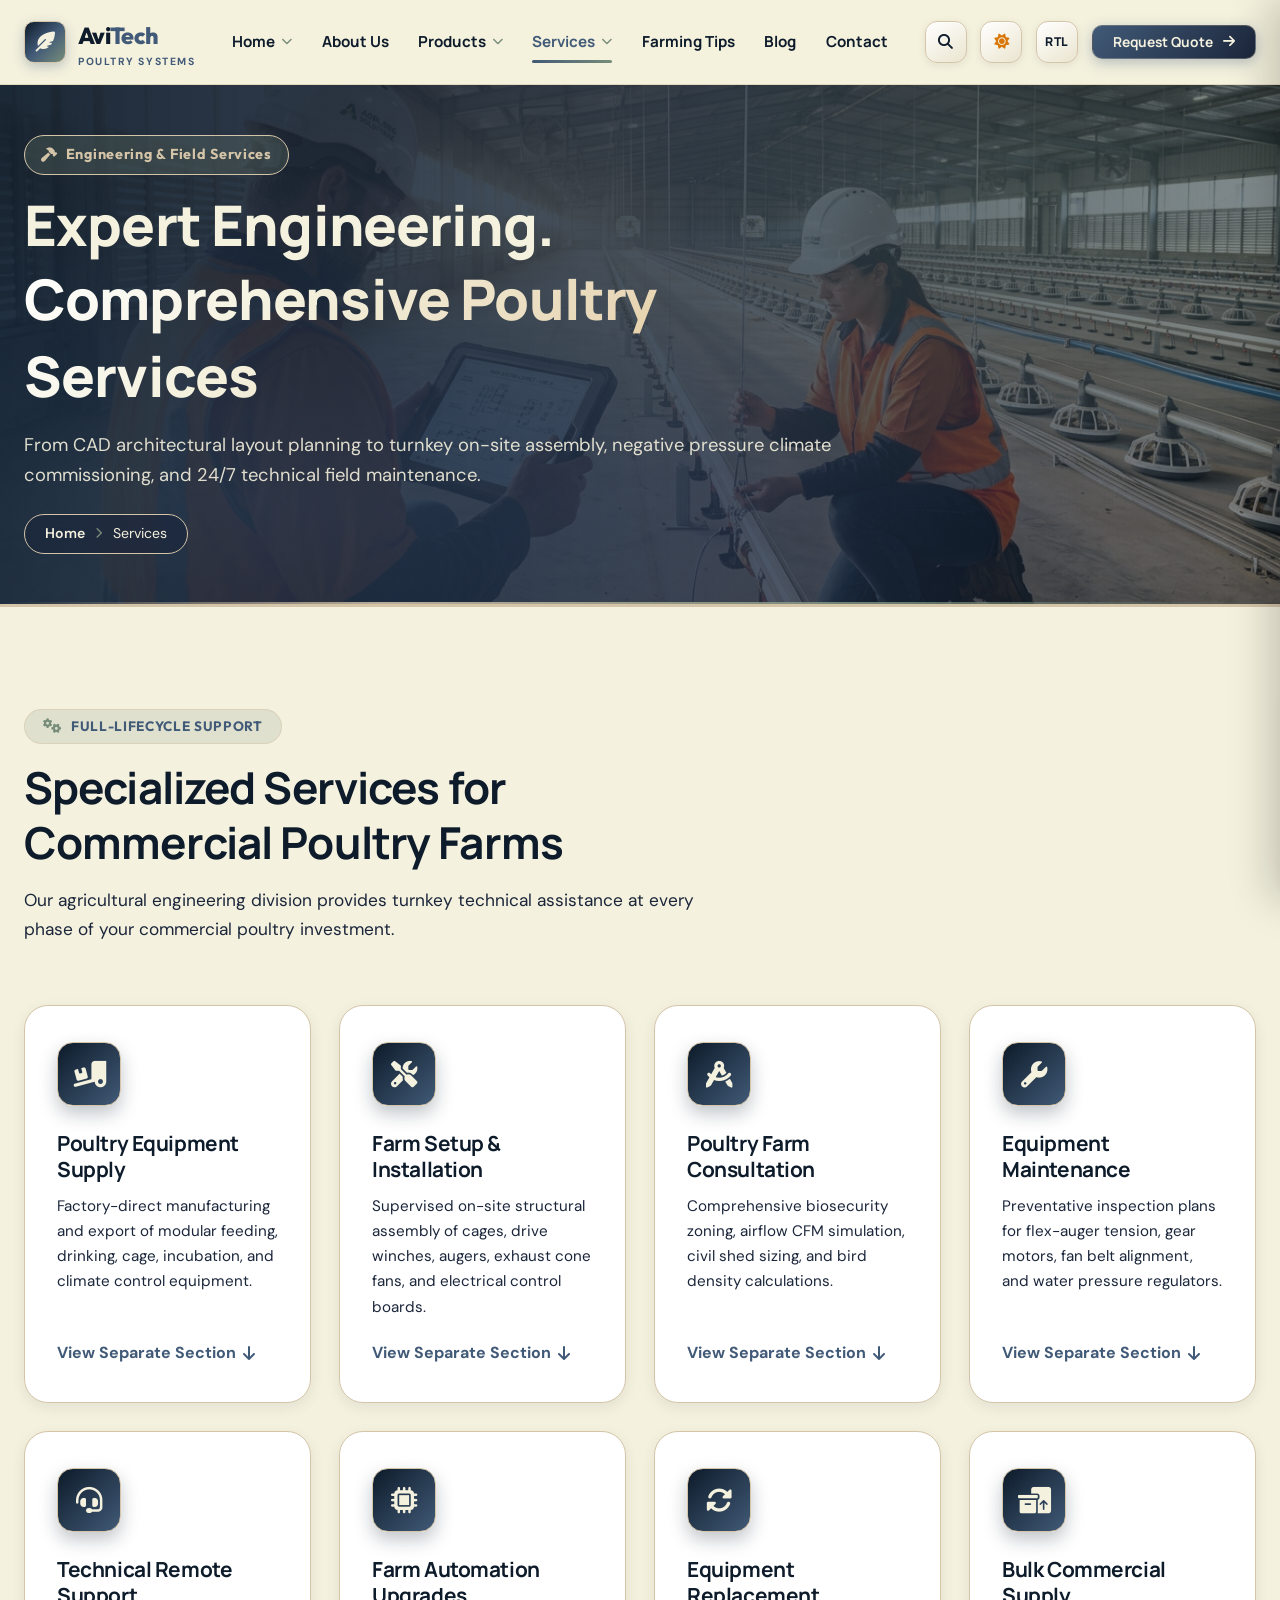
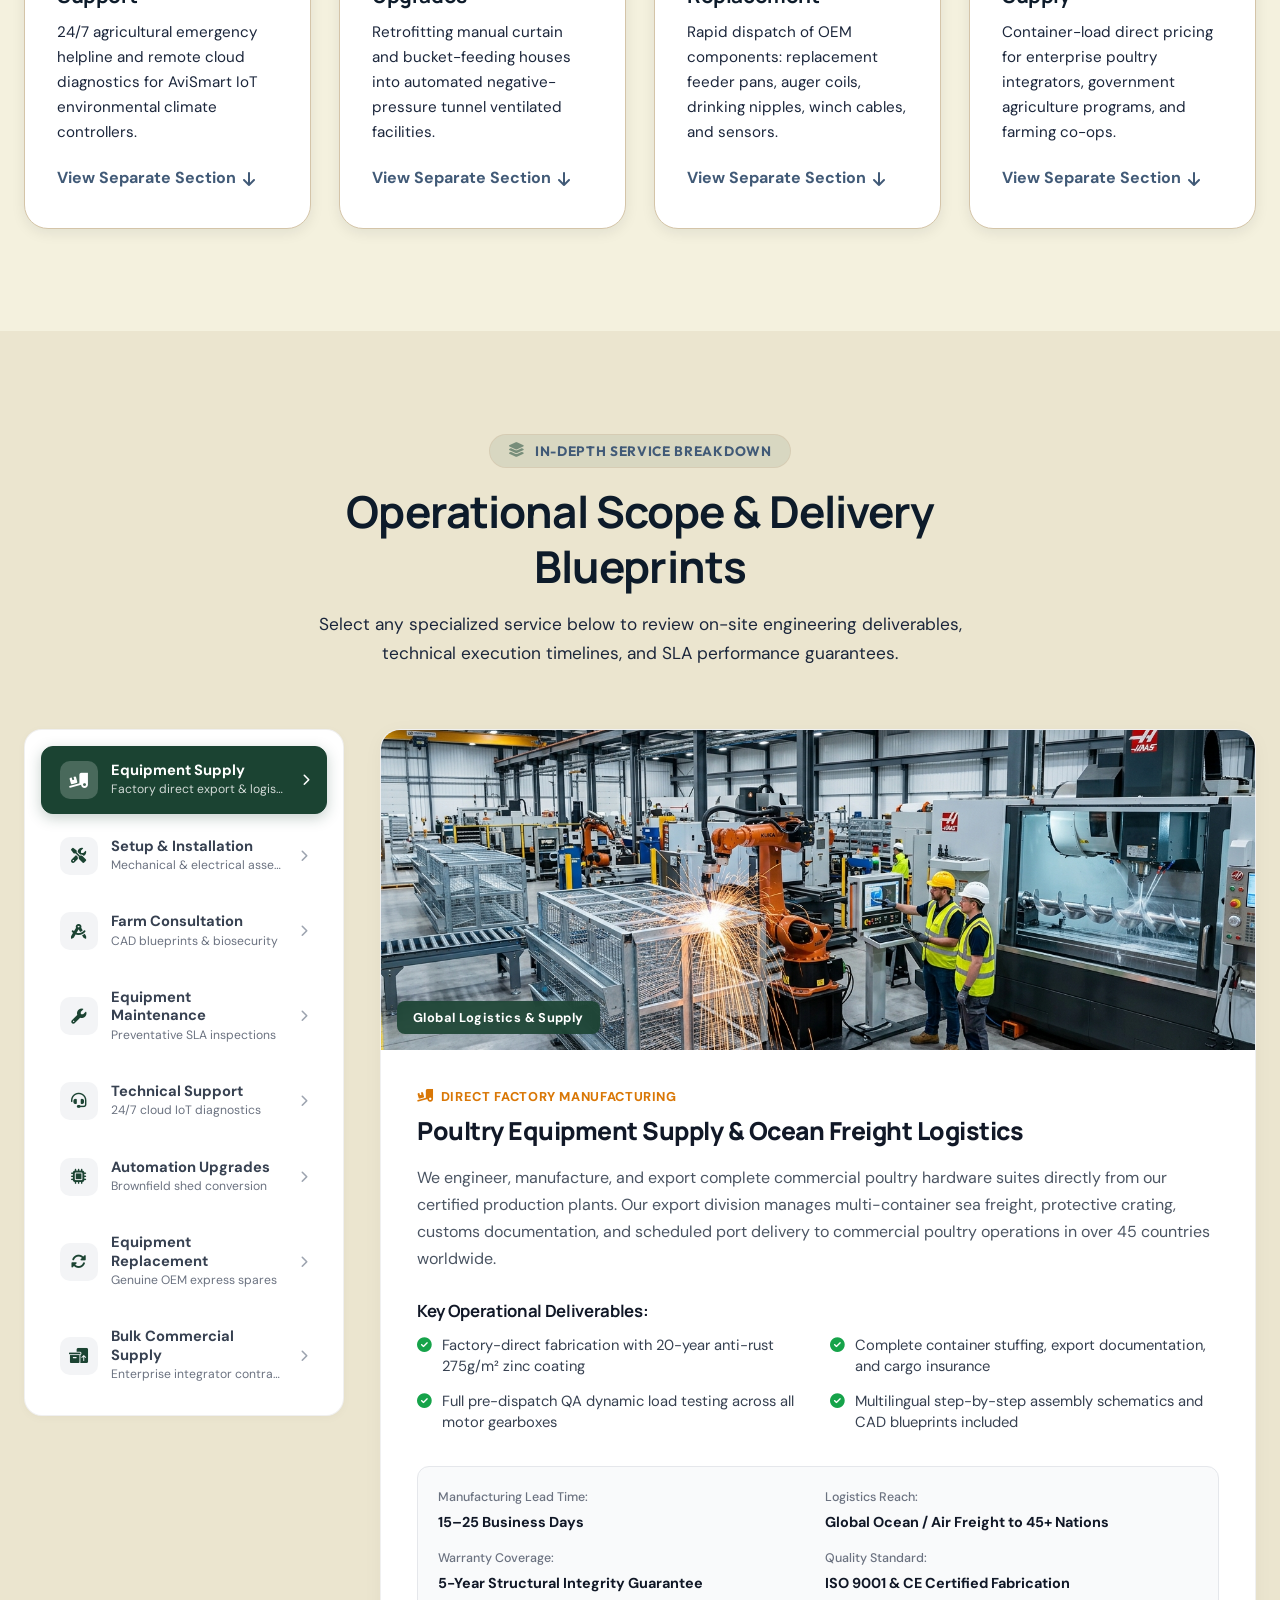
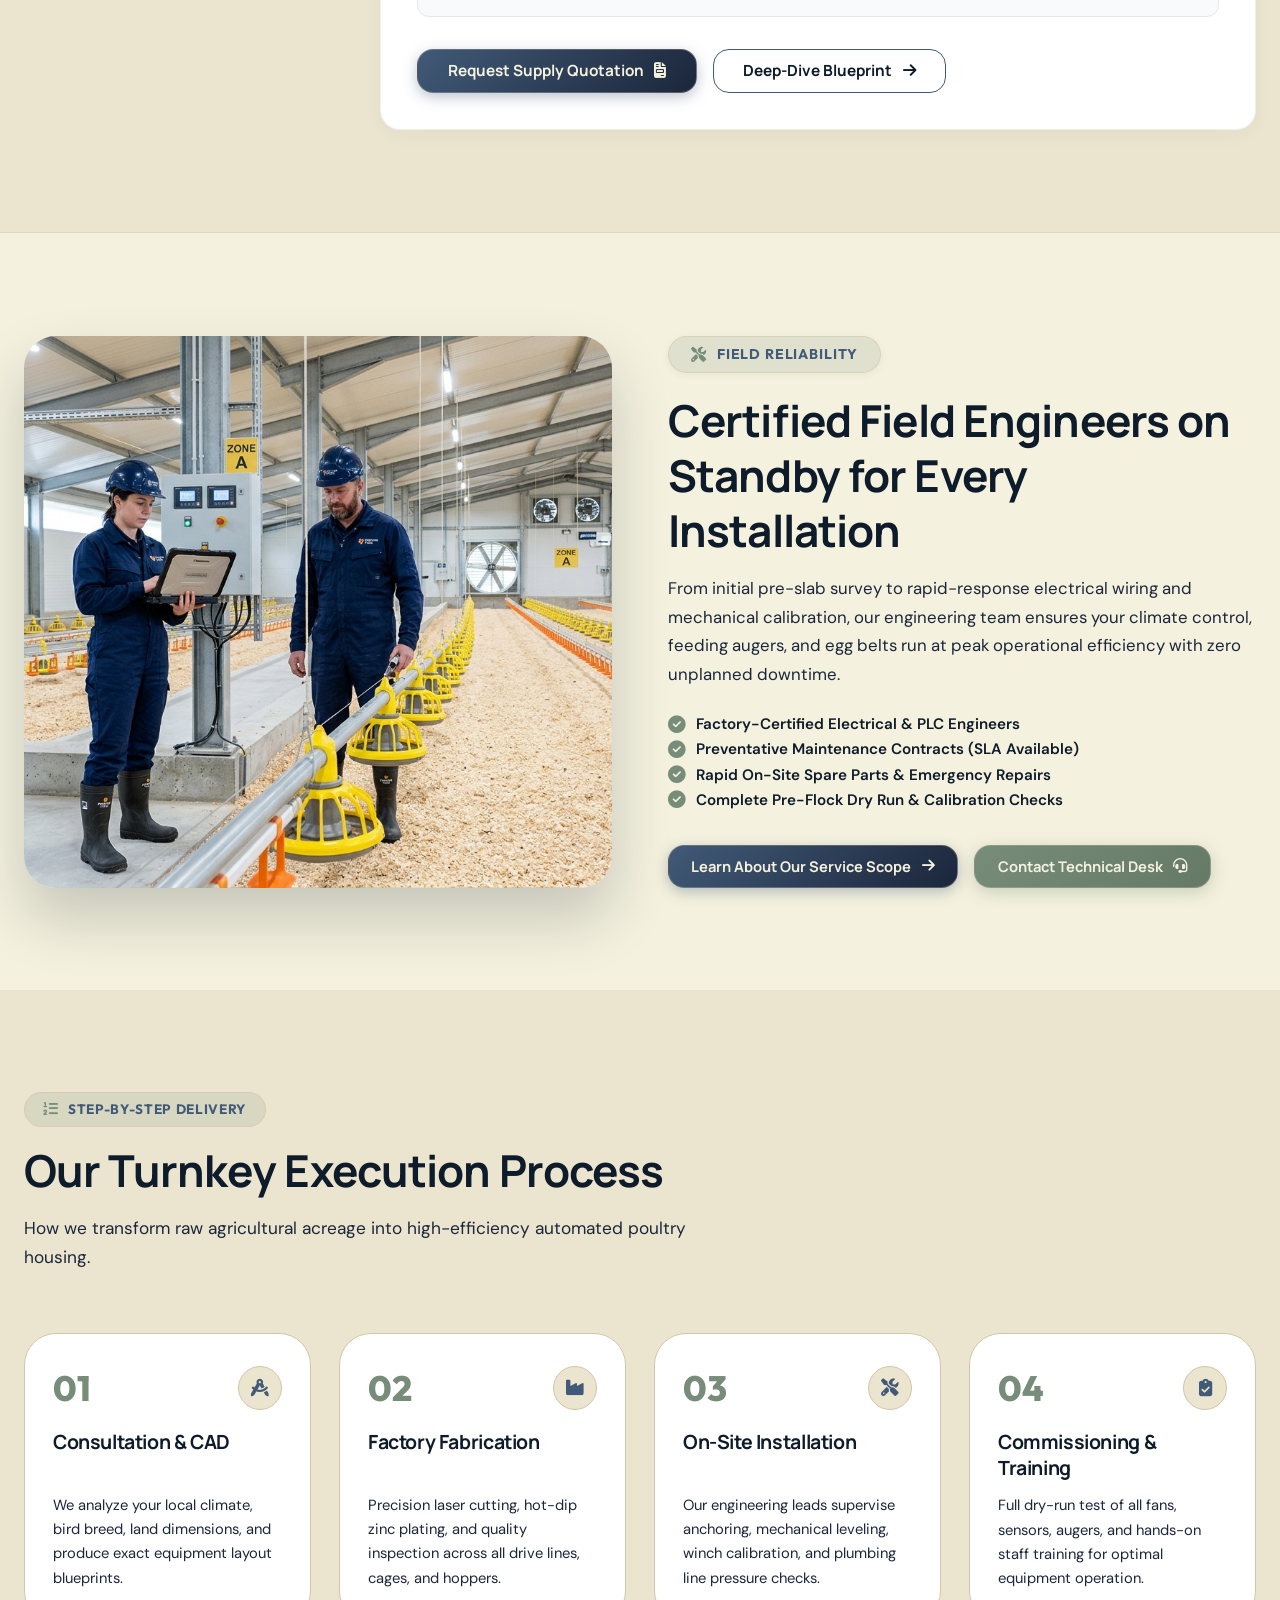
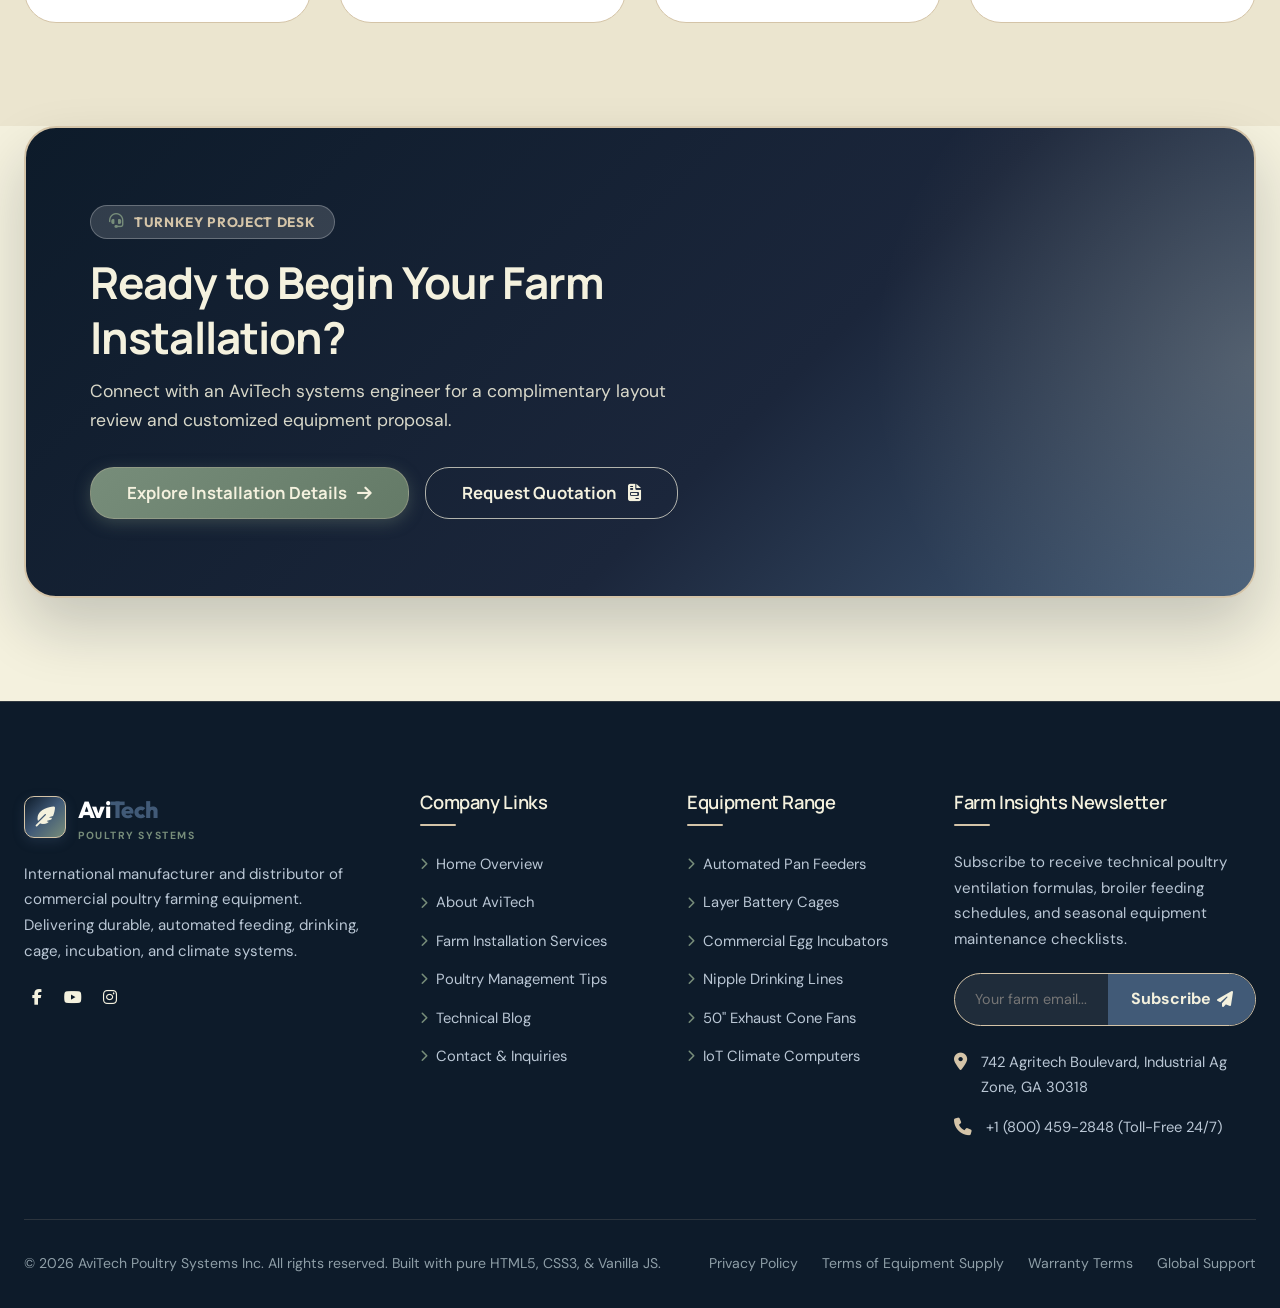
<file: services.html>
<!DOCTYPE html>
<html lang="en" data-theme="light" dir="ltr">
<head>
  <meta charset="UTF-8">
  <meta name="viewport" content="width=device-width, initial-scale=1.0">
  <title>Poultry Farm Services & Turnkey Installation | AviTech Systems</title>
  <meta name="description" content="End-to-end poultry equipment supply, turnkey shed installation, farm setup consultation, automation programming, and 24/7 technical field maintenance.">

  <!-- Open Graph -->
  <meta property="og:title" content="Poultry Farm Services & Turnkey Installation | AviTech Systems">
  <meta property="og:description" content="Professional farm setup, equipment installation, maintenance, and automation consultation.">
  <meta property="og:type" content="website">

  <!-- Favicon & App Icons -->
  <link rel="icon" type="image/svg+xml" href="assets/images/favicon.svg">
  <link rel="icon" type="image/png" sizes="32x32" href="assets/images/favicon-32x32.png">
  <link rel="icon" type="image/png" sizes="16x16" href="assets/images/favicon-16x16.png">
  <link rel="apple-touch-icon" sizes="180x180" href="assets/images/apple-touch-icon.png">
  <link rel="shortcut icon" href="favicon.ico">
  <link rel="manifest" href="site.webmanifest">
  <meta name="theme-color" content="#0D1B2A">

  <!-- Google Fonts -->
  <link rel="preconnect" href="https://fonts.googleapis.com">
  <link rel="preconnect" href="https://fonts.gstatic.com" crossorigin>
  <link href="https://fonts.googleapis.com/css2?family=DM+Sans:ital,opsz,wght@0,9..40,100..1000;1,9..40,100..1000&family=Manrope:wght@300..800&family=Outfit:wght@400..800&display=swap" rel="stylesheet">

  <!-- Font Awesome 6 Icons -->
  <link rel="stylesheet" href="https://cdnjs.cloudflare.com/ajax/libs/font-awesome/6.5.1/css/all.min.css">

  <!-- Core Stylesheets -->
  <link rel="stylesheet" href="assets/css/style.css">
  <link rel="stylesheet" href="assets/css/animations.css">
  <link rel="stylesheet" href="assets/css/responsive.css">
</head>
<body>

  <!-- ==================== MAIN HEADER / NAVBAR ==================== -->
  <header class="site-header">
    <div class="container navbar-inner">
      <a href="index.html" class="site-logo">
        <div class="logo-badge"><i class="fa-solid fa-feather-pointed"></i></div>
        <div class="logo-text">Avi<span>Tech</span>
          <span class="logo-subtitle">Poultry Systems</span>
        </div>
      </a>

      <nav class="nav-menu" aria-label="Primary Navigation">
        <div class="nav-item">
          <a href="index.html" class="nav-link">Home <i class="fa-solid fa-chevron-down"></i></a>
          <div class="dropdown-menu">
            <a href="index.html" class="dropdown-link"><i class="fa-solid fa-house-chimney"></i> Modern Ag Landing</a>
            <a href="index-2.html" class="dropdown-link"><i class="fa-solid fa-industry"></i> Equipment Specialized</a>
          </div>
        </div>
        <div class="nav-item">
          <a href="about.html" class="nav-link">About Us</a>
        </div>
        <div class="nav-item">
          <a href="products.html" class="nav-link">Products <i class="fa-solid fa-chevron-down"></i></a>
          <div class="dropdown-menu">
            <a href="products.html" class="dropdown-link"><i class="fa-solid fa-boxes-stacked"></i> All Equipment Catalog</a>
            <a href="product-details.html?id=pan-feeder-pro" class="dropdown-link"><i class="fa-solid fa-wheat-awn"></i> Feeder Line System</a>
            <a href="product-details.html?id=layer-battery-cage" class="dropdown-link"><i class="fa-solid fa-table-cells"></i> Layer Battery Cages</a>
            <a href="product-details.html?id=industrial-egg-incubator" class="dropdown-link"><i class="fa-solid fa-egg"></i> Egg Incubators</a>
            <a href="product-details.html?id=tunnel-ventilation-fan" class="dropdown-link"><i class="fa-solid fa-fan"></i> Ventilation Fans</a>
          </div>
        </div>
        <div class="nav-item">
          <a href="services.html" class="nav-link active">Services <i class="fa-solid fa-chevron-down"></i></a>
          <div class="dropdown-menu">
            <a href="services.html" class="dropdown-link"><i class="fa-solid fa-screwdriver-wrench"></i> All Farm Services</a>
            <a href="service-details.html" class="dropdown-link"><i class="fa-solid fa-hammer"></i> Turnkey Installation</a>
          </div>
        </div>
        <div class="nav-item">
          <a href="farming-tips.html" class="nav-link">Farming Tips</a>
        </div>
        <div class="nav-item">
          <a href="blog.html" class="nav-link">Blog</a>
        </div>
        <div class="nav-item">
          <a href="contact.html" class="nav-link">Contact</a>
        </div>
      </nav>

      <div class="header-actions">
        <button type="button" class="control-btn header-search-open-btn" aria-label="Search" title="Search Equipment">
          <i class="fa-solid fa-magnifying-glass"></i>
        </button>
        <button type="button" class="control-btn theme-toggle-btn" aria-label="Toggle Theme" title="Light Mode Active (Click for Dark Mode)">
          <i class="fa-solid fa-sun"></i>
        </button>
        <button type="button" class="control-btn rtl-toggle-btn" aria-label="Toggle RTL/LTR Direction" title="Toggle RTL/LTR Direction">
          RTL
        </button>
        <button type="button" class="btn btn-sm btn-primary" data-open-quote>
          <span>Request Quote</span> <i class="fa-solid fa-arrow-right"></i>
        </button>
        <button type="button" class="hamburger-btn" aria-label="Toggle Navigation Drawer">
          <span class="hamburger-line"></span>
          <span class="hamburger-line"></span>
          <span class="hamburger-line"></span>
        </button>
      </div>
    </div>
  </header>

  <!-- ==================== MOBILE NAVIGATION DRAWER ==================== -->
  <div class="drawer-overlay"></div>
  <aside class="mobile-drawer" aria-label="Mobile Navigation Drawer">
    <div class="drawer-header">
      <a href="index.html" class="site-logo">
        <div class="logo-badge"><i class="fa-solid fa-feather-pointed"></i></div>
        <div class="logo-text">Avi<span>Tech</span></div>
      </a>
      <button type="button" class="control-btn drawer-close-btn" aria-label="Close Drawer"><i class="fa-solid fa-xmark"></i></button>
    </div>
        <div class="mobile-nav-menu">
      <div>
        <a href="index.html" class="mobile-nav-link mobile-dropdown-toggle">
          <span>Home</span> <i class="fa-solid fa-chevron-down mobile-chevron"></i>
        </a>
        <div class="mobile-submenu">
          <a href="index.html" class="mobile-submenu-link"><i class="fa-solid fa-house-chimney"></i> Modern Ag Landing</a>
          <a href="index-2.html" class="mobile-submenu-link"><i class="fa-solid fa-industry"></i> Equipment Specialized</a>
        </div>
      </div>
      <a href="about.html" class="mobile-nav-link">About Us</a>
      <div>
        <a href="products.html" class="mobile-nav-link mobile-dropdown-toggle">
          <span>Products</span> <i class="fa-solid fa-chevron-down mobile-chevron"></i>
        </a>
        <div class="mobile-submenu">
          <a href="products.html" class="mobile-submenu-link"><i class="fa-solid fa-boxes-stacked"></i> All Equipment</a>
          <a href="product-details.html?id=pan-feeder-pro" class="mobile-submenu-link"><i class="fa-solid fa-wheat-awn"></i> Feeder Line System</a>
          <a href="product-details.html?id=layer-battery-cage" class="mobile-submenu-link"><i class="fa-solid fa-table-cells"></i> Layer Battery Cages</a>
          <a href="product-details.html?id=industrial-egg-incubator" class="mobile-submenu-link"><i class="fa-solid fa-egg"></i> Egg Incubators</a>
        </div>
      </div>
      <div>
        <a href="services.html" class="mobile-nav-link active mobile-dropdown-toggle">
          <span>Services</span> <i class="fa-solid fa-chevron-down mobile-chevron"></i>
        </a>
        <div class="mobile-submenu">
          <a href="services.html" class="mobile-submenu-link active"><i class="fa-solid fa-screwdriver-wrench"></i> All Farm Services</a>
          <a href="service-details.html" class="mobile-submenu-link"><i class="fa-solid fa-hammer"></i> Turnkey Installation</a>
        </div>
      </div>
      <a href="farming-tips.html" class="mobile-nav-link">Farming Tips</a>
      <a href="blog.html" class="mobile-nav-link">Blog & News</a>
      <a href="contact.html" class="mobile-nav-link">Contact Us</a>
    </div>
    <div style="margin-top: auto; display: flex; flex-direction: column; gap: 0.75rem;">
      <a href="contact.html#quote-section" class="btn btn-secondary w-100 mobile-drawer-quote-btn">
        <i class="fa-solid fa-calculator"></i> Request a Quote
      </a>
      <div style="display: flex; justify-content: space-around; padding-top: 1rem; border-top: 1px solid var(--border-light);">
        <button type="button" class="btn-text theme-toggle-btn"><i class="fa-solid fa-sun"></i> Light Mode</button>
        <button type="button" class="btn-text rtl-toggle-btn"><i class="fa-solid fa-globe"></i> RTL</button>
      </div>
    </div>
  </aside>

  <!-- ==================== PAGE HERO ==================== -->
  <section class="page-hero-cinema" aria-label="Commercial Poultry Services Hero">
    <img src="assets/images/hero/hero-services.jpg" alt="Comprehensive Commercial Poultry Farm Services" class="hero-slide-bg">
    <div class="hero-slide-overlay"></div>
    <div class="container hero-slide-container">
      <div class="hero-slide-content">
        <span class="hero-tag"><i class="fa-solid fa-hammer"></i> Engineering & Field Services</span>
        <h1 class="hero-title">Expert Engineering. <br><span class="text-gradient">Comprehensive Poultry Services</span></h1>
        <p class="hero-description">From CAD architectural layout planning to turnkey on-site assembly, negative pressure climate commissioning, and 24/7 technical field maintenance.</p>
        <div class="hero-meta-row">
          <nav class="breadcrumbs" aria-label="Breadcrumb">
            <a href="index.html">Home</a>
            <i class="fa-solid fa-chevron-right"></i>
            <span>Services</span>
          </nav>
        </div>
      </div>
    </div>
  </section>

  <!-- ==================== 8 COMPREHENSIVE SERVICES ==================== -->
  <section class="section">
    <div class="container">
      <div class="section-header reveal-up">
        <span class="section-tag"><i class="fa-solid fa-gears"></i> Full-Lifecycle Support</span>
        <h2 class="section-title">Specialized Services for Commercial Poultry Farms</h2>
        <p class="section-desc">Our agricultural engineering division provides turnkey technical assistance at every phase of your commercial poultry investment.</p>
      </div>

      <div class="grid grid-4 reveal-stagger">
        <!-- Service 1 -->
        <div class="feature-card hover-float service-quick-card" data-service-select="pane-supply">
          <div class="feature-icon-box"><i class="fa-solid fa-truck-ramp-box"></i></div>
          <h3>Poultry Equipment Supply</h3>
          <p>Factory-direct manufacturing and export of modular feeding, drinking, cage, incubation, and climate control equipment.</p>
          <a href="#specialized-services-section" class="btn-text service-explore-btn" data-target="pane-supply">View Separate Section <i class="fa-solid fa-arrow-down"></i></a>
        </div>

        <!-- Service 2 -->
        <div class="feature-card hover-float service-quick-card" data-service-select="pane-installation">
          <div class="feature-icon-box"><i class="fa-solid fa-screwdriver-wrench"></i></div>
          <h3>Farm Setup & Installation</h3>
          <p>Supervised on-site structural assembly of cages, drive winches, augers, exhaust cone fans, and electrical control boards.</p>
          <a href="#specialized-services-section" class="btn-text service-explore-btn" data-target="pane-installation">View Separate Section <i class="fa-solid fa-arrow-down"></i></a>
        </div>

        <!-- Service 3 -->
        <div class="feature-card hover-float service-quick-card" data-service-select="pane-consultation">
          <div class="feature-icon-box"><i class="fa-solid fa-compass-drafting"></i></div>
          <h3>Poultry Farm Consultation</h3>
          <p>Comprehensive biosecurity zoning, airflow CFM simulation, civil shed sizing, and bird density calculations.</p>
          <a href="#specialized-services-section" class="btn-text service-explore-btn" data-target="pane-consultation">View Separate Section <i class="fa-solid fa-arrow-down"></i></a>
        </div>

        <!-- Service 4 -->
        <div class="feature-card hover-float service-quick-card" data-service-select="pane-maintenance">
          <div class="feature-icon-box"><i class="fa-solid fa-wrench"></i></div>
          <h3>Equipment Maintenance</h3>
          <p>Preventative inspection plans for flex-auger tension, gear motors, fan belt alignment, and water pressure regulators.</p>
          <a href="#specialized-services-section" class="btn-text service-explore-btn" data-target="pane-maintenance">View Separate Section <i class="fa-solid fa-arrow-down"></i></a>
        </div>

        <!-- Service 5 -->
        <div class="feature-card hover-float service-quick-card" data-service-select="pane-support">
          <div class="feature-icon-box"><i class="fa-solid fa-headset"></i></div>
          <h3>Technical Remote Support</h3>
          <p>24/7 agricultural emergency helpline and remote cloud diagnostics for AviSmart IoT environmental climate controllers.</p>
          <a href="#specialized-services-section" class="btn-text service-explore-btn" data-target="pane-support">View Separate Section <i class="fa-solid fa-arrow-down"></i></a>
        </div>

        <!-- Service 6 -->
        <div class="feature-card hover-float service-quick-card" data-service-select="pane-automation">
          <div class="feature-icon-box"><i class="fa-solid fa-microchip"></i></div>
          <h3>Farm Automation Upgrades</h3>
          <p>Retrofitting manual curtain and bucket-feeding houses into automated negative-pressure tunnel ventilated facilities.</p>
          <a href="#specialized-services-section" class="btn-text service-explore-btn" data-target="pane-automation">View Separate Section <i class="fa-solid fa-arrow-down"></i></a>
        </div>

        <!-- Service 7 -->
        <div class="feature-card hover-float service-quick-card" data-service-select="pane-replacement">
          <div class="feature-icon-box"><i class="fa-solid fa-rotate"></i></div>
          <h3>Equipment Replacement</h3>
          <p>Rapid dispatch of OEM components: replacement feeder pans, auger coils, drinking nipples, winch cables, and sensors.</p>
          <a href="#specialized-services-section" class="btn-text service-explore-btn" data-target="pane-replacement">View Separate Section <i class="fa-solid fa-arrow-down"></i></a>
        </div>

        <!-- Service 8 -->
        <div class="feature-card hover-float service-quick-card" data-service-select="pane-bulk">
          <div class="feature-icon-box"><i class="fa-solid fa-boxes-packing"></i></div>
          <h3>Bulk Commercial Supply</h3>
          <p>Container-load direct pricing for enterprise poultry integrators, government agriculture programs, and farming co-ops.</p>
          <a href="#specialized-services-section" class="btn-text service-explore-btn" data-target="pane-bulk">View Separate Section <i class="fa-solid fa-arrow-down"></i></a>
        </div>
      </div>
    </div>
  </section>

  <!-- ==================== DEDICATED SEPARATE SECTION: SPECIALIZED SERVICES SHOWCASE ==================== -->
  <section id="specialized-services-section" class="section section-bg-alt" data-tabs-group style="scroll-margin-top: 90px;">
    <div class="container">
      <div class="section-header text-center reveal-up">
        <span class="section-tag"><i class="fa-solid fa-layer-group"></i> In-Depth Service Breakdown</span>
        <h2 class="section-title">Operational Scope & Delivery Blueprints</h2>
        <p class="section-desc">Select any specialized service below to review on-site engineering deliverables, technical execution timelines, and SLA performance guarantees.</p>
      </div>

      <div class="services-tabs-layout">
        <!-- Left: Service Selector Tabs -->
        <div class="services-tabs-nav" role="tablist">
          <button type="button" class="service-tab-btn tab-btn active" data-tab-target="pane-supply">
            <div class="tab-btn-icon"><i class="fa-solid fa-truck-ramp-box"></i></div>
            <div class="tab-btn-text">
              <span class="tab-title">Equipment Supply</span>
              <span class="tab-subtitle">Factory direct export & logistics</span>
            </div>
            <i class="fa-solid fa-chevron-right tab-chevron"></i>
          </button>

          <button type="button" class="service-tab-btn tab-btn" data-tab-target="pane-installation">
            <div class="tab-btn-icon"><i class="fa-solid fa-screwdriver-wrench"></i></div>
            <div class="tab-btn-text">
              <span class="tab-title">Setup & Installation</span>
              <span class="tab-subtitle">Mechanical & electrical assembly</span>
            </div>
            <i class="fa-solid fa-chevron-right tab-chevron"></i>
          </button>

          <button type="button" class="service-tab-btn tab-btn" data-tab-target="pane-consultation">
            <div class="tab-btn-icon"><i class="fa-solid fa-compass-drafting"></i></div>
            <div class="tab-btn-text">
              <span class="tab-title">Farm Consultation</span>
              <span class="tab-subtitle">CAD blueprints & biosecurity</span>
            </div>
            <i class="fa-solid fa-chevron-right tab-chevron"></i>
          </button>

          <button type="button" class="service-tab-btn tab-btn" data-tab-target="pane-maintenance">
            <div class="tab-btn-icon"><i class="fa-solid fa-wrench"></i></div>
            <div class="tab-btn-text">
              <span class="tab-title">Equipment Maintenance</span>
              <span class="tab-subtitle">Preventative SLA inspections</span>
            </div>
            <i class="fa-solid fa-chevron-right tab-chevron"></i>
          </button>

          <button type="button" class="service-tab-btn tab-btn" data-tab-target="pane-support">
            <div class="tab-btn-icon"><i class="fa-solid fa-headset"></i></div>
            <div class="tab-btn-text">
              <span class="tab-title">Technical Support</span>
              <span class="tab-subtitle">24/7 cloud IoT diagnostics</span>
            </div>
            <i class="fa-solid fa-chevron-right tab-chevron"></i>
          </button>

          <button type="button" class="service-tab-btn tab-btn" data-tab-target="pane-automation">
            <div class="tab-btn-icon"><i class="fa-solid fa-microchip"></i></div>
            <div class="tab-btn-text">
              <span class="tab-title">Automation Upgrades</span>
              <span class="tab-subtitle">Brownfield shed conversion</span>
            </div>
            <i class="fa-solid fa-chevron-right tab-chevron"></i>
          </button>

          <button type="button" class="service-tab-btn tab-btn" data-tab-target="pane-replacement">
            <div class="tab-btn-icon"><i class="fa-solid fa-rotate"></i></div>
            <div class="tab-btn-text">
              <span class="tab-title">Equipment Replacement</span>
              <span class="tab-subtitle">Genuine OEM express spares</span>
            </div>
            <i class="fa-solid fa-chevron-right tab-chevron"></i>
          </button>

          <button type="button" class="service-tab-btn tab-btn" data-tab-target="pane-bulk">
            <div class="tab-btn-icon"><i class="fa-solid fa-boxes-packing"></i></div>
            <div class="tab-btn-text">
              <span class="tab-title">Bulk Commercial Supply</span>
              <span class="tab-subtitle">Enterprise integrator contracts</span>
            </div>
            <i class="fa-solid fa-chevron-right tab-chevron"></i>
          </button>
        </div>

        <!-- Right: Service Detail Panes -->
        <div class="services-panes-wrap">
          <!-- Pane 1: Supply -->
          <div id="pane-supply" class="service-detail-pane tab-pane active">
            <div class="service-pane-card">
              <div class="service-pane-image-box">
                <img src="assets/images/poultry/poultry-manufacturing-plant.jpg" alt="Commercial Poultry Equipment Manufacturing Plant" class="service-pane-img" loading="lazy">
                <div class="service-pane-badge">Global Logistics & Supply</div>
              </div>
              <div class="service-pane-content">
                <span class="service-tag-label"><i class="fa-solid fa-truck-ramp-box"></i> Direct Factory Manufacturing</span>
                <h3 class="service-pane-title">Poultry Equipment Supply & Ocean Freight Logistics</h3>
                <p class="service-pane-desc">
                  We engineer, manufacture, and export complete commercial poultry hardware suites directly from our certified production plants. Our export division manages multi-container sea freight, protective crating, customs documentation, and scheduled port delivery to commercial poultry operations in over 45 countries worldwide.
                </p>

                <h4 class="service-subhead">Key Operational Deliverables:</h4>
                <div class="service-checklist-grid">
                  <div class="service-check-item"><i class="fa-solid fa-circle-check"></i> Factory-direct fabrication with 20-year anti-rust 275g/m² zinc coating</div>
                  <div class="service-check-item"><i class="fa-solid fa-circle-check"></i> Complete container stuffing, export documentation, and cargo insurance</div>
                  <div class="service-check-item"><i class="fa-solid fa-circle-check"></i> Full pre-dispatch QA dynamic load testing across all motor gearboxes</div>
                  <div class="service-check-item"><i class="fa-solid fa-circle-check"></i> Multilingual step-by-step assembly schematics and CAD blueprints included</div>
                </div>

                <div class="service-specs-table">
                  <div class="spec-cell"><span class="spec-k">Manufacturing Lead Time:</span><span class="spec-v">15–25 Business Days</span></div>
                  <div class="spec-cell"><span class="spec-k">Logistics Reach:</span><span class="spec-v">Global Ocean / Air Freight to 45+ Nations</span></div>
                  <div class="spec-cell"><span class="spec-k">Warranty Coverage:</span><span class="spec-v">5-Year Structural Integrity Guarantee</span></div>
                  <div class="spec-cell"><span class="spec-k">Quality Standard:</span><span class="spec-v">ISO 9001 & CE Certified Fabrication</span></div>
                </div>

                <div class="service-actions-row">
                  <button type="button" class="btn btn-primary" data-open-quote data-product-name="Poultry Equipment Supply" data-category="Equipment Supply">
                    Request Supply Quotation <i class="fa-solid fa-file-invoice"></i>
                  </button>
                  <a href="service-details.html?service=supply" class="btn btn-outline">
                    Deep-Dive Blueprint <i class="fa-solid fa-arrow-right"></i>
                  </a>
                </div>
              </div>
            </div>
          </div>

          <!-- Pane 2: Installation -->
          <div id="pane-installation" class="service-detail-pane tab-pane">
            <div class="service-pane-card">
              <div class="service-pane-image-box">
                <img src="assets/images/poultry/farm-setup.jpg" alt="Certified AviTech Agricultural Engineers Inspecting Poultry Equipment" class="service-pane-img" loading="lazy">
                <div class="service-pane-badge">On-Site Erection</div>
              </div>
              <div class="service-pane-content">
                <span class="service-tag-label"><i class="fa-solid fa-screwdriver-wrench"></i> Field Engineering</span>
                <h3 class="service-pane-title">Turnkey Farm Setup, Mechanical Erection & Commissioning</h3>
                <p class="service-pane-desc">
                  Even premium equipment fails if assembled with misaligned pulleys, uneven cage foundations, or improperly tensioned flex augers. Our senior field engineers lead on-site teams to anchor structures, hang computerized ceiling winches, pressure-test drinking lines, and program central climate computers for turnkey handover.
                </p>

                <h4 class="service-subhead">Key Operational Deliverables:</h4>
                <div class="service-checklist-grid">
                  <div class="service-check-item"><i class="fa-solid fa-circle-check"></i> Laser-guided battery cage tier leveling and concrete slab anchoring</div>
                  <div class="service-check-item"><i class="fa-solid fa-circle-check"></i> Automated feeding auger line alignment and optical cutoff sensor tuning</div>
                  <div class="service-check-item"><i class="fa-solid fa-circle-check"></i> 4-bar hydrostatic pressure testing across all drinking nipple runs</div>
                  <div class="service-check-item"><i class="fa-solid fa-circle-check"></i> 100% pre-flock dry run testing simulating full ventilation and feed cycles</div>
                </div>

                <div class="service-specs-table">
                  <div class="spec-cell"><span class="spec-k">Deployment Time:</span><span class="spec-v">7–14 Days per 100-Meter Shed</span></div>
                  <div class="spec-cell"><span class="spec-k">Field Crew:</span><span class="spec-v">1–2 Certified Lead Engineers + Local Techs</span></div>
                  <div class="spec-cell"><span class="spec-k">Workmanship Warranty:</span><span class="spec-v">3-Year Comprehensive Installation SLA</span></div>
                  <div class="spec-cell"><span class="spec-k">Post-Setup Support:</span><span class="spec-v">First-Batch On-Site Monitoring Included</span></div>
                </div>

                <div class="service-actions-row">
                  <button type="button" class="btn btn-primary" data-open-quote data-product-name="Farm Setup & Installation" data-category="Installation Service">
                    Book Installation Survey <i class="fa-solid fa-calendar-check"></i>
                  </button>
                  <a href="service-details.html?service=installation" class="btn btn-outline">
                    Deep-Dive Blueprint <i class="fa-solid fa-arrow-right"></i>
                  </a>
                </div>
              </div>
            </div>
          </div>

          <!-- Pane 3: Consultation -->
          <div id="pane-consultation" class="service-detail-pane tab-pane">
            <div class="service-pane-card">
              <div class="service-pane-image-box">
                <img src="assets/images/poultry/poultry-farm-consultation-blueprints.jpg" alt="Poultry Farm Consultation, CAD Architectural Blueprints and Biosecurity Zoning" class="service-pane-img" loading="lazy">
                <div class="service-pane-badge">Architectural Planning</div>
              </div>
              <div class="service-pane-content">
                <span class="service-tag-label"><i class="fa-solid fa-compass-drafting"></i> Advisory & Design</span>
                <h3 class="service-pane-title">Poultry Farm Consultation, CAD Blueprints & Biosecurity</h3>
                <p class="service-pane-desc">
                  Ensure maximum flock productivity before pouring a single slab of concrete. Our agricultural engineering consultants simulate negative-pressure tunnel airflow, calculate bird stocking density, model heating and cooling demands, and design strict biosecurity perimeters to prevent infectious disease introduction.
                </p>

                <h4 class="service-subhead">Key Operational Deliverables:</h4>
                <div class="service-checklist-grid">
                  <div class="service-check-item"><i class="fa-solid fa-circle-check"></i> Complete 2D/3D civil blueprint CAD layouts for shed slabs and truss framing</div>
                  <div class="service-check-item"><i class="fa-solid fa-circle-check"></i> Computational fluid dynamics (CFD) airflow velocity and heat load simulation</div>
                  <div class="service-check-item"><i class="fa-solid fa-circle-check"></i> Biosecurity zoning (quarantine, clean zones, feed silo truck logistics)</div>
                  <div class="service-check-item"><i class="fa-solid fa-circle-check"></i> Comprehensive ROI, mortality mitigation, and FCR financial projections</div>
                </div>

                <div class="service-specs-table">
                  <div class="spec-cell"><span class="spec-k">Delivery Timeline:</span><span class="spec-v">3–5 Business Days for Complete Blueprint</span></div>
                  <div class="spec-cell"><span class="spec-k">Consultant Lead:</span><span class="spec-v">Senior Agricultural Engineer (M.Sc Agronomy)</span></div>
                  <div class="spec-cell"><span class="spec-k">Deliverable Format:</span><span class="spec-v">PDF CAD Blueprints + 3D Renderings + Excel ROI</span></div>
                  <div class="spec-cell"><span class="spec-k">Standards Followed:</span><span class="spec-v">Global GAP, OIE, & Local Environmental Codes</span></div>
                </div>

                <div class="service-actions-row">
                  <button type="button" class="btn btn-primary" data-open-quote data-product-name="Poultry Farm Consultation" data-category="Consulting Service">
                    Schedule CAD Consultation <i class="fa-solid fa-comments"></i>
                  </button>
                  <a href="service-details.html?service=consultation" class="btn btn-outline">
                    Deep-Dive Blueprint <i class="fa-solid fa-arrow-right"></i>
                  </a>
                </div>
              </div>
            </div>
          </div>

          <!-- Pane 4: Maintenance -->
          <div id="pane-maintenance" class="service-detail-pane tab-pane">
            <div class="service-pane-card">
              <div class="service-pane-image-box">
                <img src="assets/images/poultry/maintenance-service.jpg" alt="Preventative Maintenance on Commercial Poultry Ventilation" class="service-pane-img" loading="lazy">
                <div class="service-pane-badge">Preventative SLA</div>
              </div>
              <div class="service-pane-content">
                <span class="service-tag-label"><i class="fa-solid fa-wrench"></i> Reliability Engineering</span>
                <h3 class="service-pane-title">Preventative Equipment Maintenance & Multi-Point SLAs</h3>
                <p class="service-pane-desc">
                  Prevent costly equipment failures in the middle of a critical grow-out cycle. AviTech offers contract maintenance covering infrared motor thermal scanning, flex-auger tensioning, fan belt alignment, ultrasonic drinking line descaling, and emergency generator transfer switch testing.
                </p>

                <h4 class="service-subhead">Key Operational Deliverables:</h4>
                <div class="service-checklist-grid">
                  <div class="service-check-item"><i class="fa-solid fa-circle-check"></i> 52-point mechanical and electrical integrity inspection checklist</div>
                  <div class="service-check-item"><i class="fa-solid fa-circle-check"></i> Infrared thermal imaging of drive motors to detect overheating bearings</div>
                  <div class="service-check-item"><i class="fa-solid fa-circle-check"></i> Ultrasonic descaling of drinking nipple lines and pressure regulators</div>
                  <div class="service-check-item"><i class="fa-solid fa-circle-check"></i> Full technician audit report with priority wear-and-tear component alerts</div>
                </div>

                <div class="service-specs-table">
                  <div class="spec-cell"><span class="spec-k">Contract Cadence:</span><span class="spec-v">Quarterly / Bi-Annual / Annual SLAs</span></div>
                  <div class="spec-cell"><span class="spec-k">Emergency Dispatch:</span><span class="spec-v">Within 24 Hours Guaranteed</span></div>
                  <div class="spec-cell"><span class="spec-k">Spare Parts Used:</span><span class="spec-v">100% Genuine AviTech OEM Components</span></div>
                  <div class="spec-cell"><span class="spec-k">Downtime Reduction:</span><span class="spec-v">Average 92% Reduction in Unplanned Failures</span></div>
                </div>

                <div class="service-actions-row">
                  <button type="button" class="btn btn-primary" data-open-quote data-product-name="Equipment Maintenance SLA" data-category="Maintenance Service">
                    Request Maintenance Contract <i class="fa-solid fa-file-contract"></i>
                  </button>
                  <a href="service-details.html?service=maintenance" class="btn btn-outline">
                    Deep-Dive Blueprint <i class="fa-solid fa-arrow-right"></i>
                  </a>
                </div>
              </div>
            </div>
          </div>

          <!-- Pane 5: Support -->
          <div id="pane-support" class="service-detail-pane tab-pane">
            <div class="service-pane-card">
              <div class="service-pane-image-box">
                <img src="assets/images/poultry/poultry-rd-lab.jpg" alt="Technical Remote Support and IoT Cloud Monitoring Lab" class="service-pane-img" loading="lazy">
                <div class="service-pane-badge">24/7 Remote Desk</div>
              </div>
              <div class="service-pane-content">
                <span class="service-tag-label"><i class="fa-solid fa-headset"></i> Cloud Telemetry</span>
                <h3 class="service-pane-title">24/7 Technical Remote Support & IoT Climate Diagnostics</h3>
                <p class="service-pane-desc">
                  Our agricultural engineering helpline operates 24/7/365 to safeguard flock welfare. With AviSmart IoT cloud connectivity, our technical engineers can remotely audit shed temperature graphs, static pressure curves, fan cycle stages, and water meter consumption logs to resolve issues in minutes.
                </p>

                <h4 class="service-subhead">Key Operational Deliverables:</h4>
                <div class="service-checklist-grid">
                  <div class="service-check-item"><i class="fa-solid fa-circle-check"></i> 24/7 direct telephone, WhatsApp, and remote web portal hotline</div>
                  <div class="service-check-item"><i class="fa-solid fa-circle-check"></i> Real-time cloud telemetry diagnostics for temperature and pressure alerts</div>
                  <div class="service-check-item"><i class="fa-solid fa-circle-check"></i> Over-the-air firmware updates and sensor calibration assistance</div>
                  <div class="service-check-item"><i class="fa-solid fa-circle-check"></i> Immediate root-cause diagnosis to protect bird welfare during heat spikes</div>
                </div>

                <div class="service-specs-table">
                  <div class="spec-cell"><span class="spec-k">Availability:</span><span class="spec-v">24 Hours / 7 Days / 365 Days</span></div>
                  <div class="spec-cell"><span class="spec-k">Critical Response Time:</span><span class="spec-v">&lt; 15 Minutes for Emergency Alerts</span></div>
                  <div class="spec-cell"><span class="spec-k">Connectivity Modes:</span><span class="spec-v">4G LTE Cellular / Wi-Fi / RS485 Modbus</span></div>
                  <div class="spec-cell"><span class="spec-k">Support Staff:</span><span class="spec-v">Senior Electrical & Automation Engineers</span></div>
                </div>

                <div class="service-actions-row">
                  <button type="button" class="btn btn-primary" data-open-quote data-product-name="Technical Remote Support" data-category="Support Service">
                    Connect With Support Desk <i class="fa-solid fa-headset"></i>
                  </button>
                  <a href="service-details.html?service=support" class="btn btn-outline">
                    Deep-Dive Blueprint <i class="fa-solid fa-arrow-right"></i>
                  </a>
                </div>
              </div>
            </div>
          </div>

          <!-- Pane 6: Automation -->
          <div id="pane-automation" class="service-detail-pane tab-pane">
            <div class="service-pane-card">
              <div class="service-pane-image-box">
                <img src="assets/images/poultry/turnkey-poultry-project.jpg" alt="Commercial Poultry Farm Automation and Modernization" class="service-pane-img" loading="lazy">
                <div class="service-pane-badge">Brownfield Modernization</div>
              </div>
              <div class="service-pane-content">
                <span class="service-tag-label"><i class="fa-solid fa-microchip"></i> Modernization Engineering</span>
                <h3 class="service-pane-title">Farm Automation Upgrades & Brownfield Shed Retrofits</h3>
                <p class="service-pane-desc">
                  Upgrade manual curtain-sided houses or labor-heavy bucket-feeding sheds into high-density computerized automated facilities. We retrofit existing civil structures with automated feeding lines, evaporative cooling wet walls, high-CFM exhaust fans, and centralized egg conveyors without rebuilding the shed from scratch.
                </p>

                <h4 class="service-subhead">Key Operational Deliverables:</h4>
                <div class="service-checklist-grid">
                  <div class="service-check-item"><i class="fa-solid fa-circle-check"></i> Structural retrofit survey without requiring full building demolition</div>
                  <div class="service-check-item"><i class="fa-solid fa-circle-check"></i> Installation of automated pan feeders and bulk flex-auger delivery boots</div>
                  <div class="service-check-item"><i class="fa-solid fa-circle-check"></i> Negative-pressure tunnel ventilation conversion with variable frequency drives</div>
                  <div class="service-check-item"><i class="fa-solid fa-circle-check"></i> Automated manure belt retrofits to keep house ammonia levels below 10 PPM</div>
                </div>

                <div class="service-specs-table">
                  <div class="spec-cell"><span class="spec-k">Retrofit Duration:</span><span class="spec-v">10–21 Days per Shed (Staged for zero flock loss)</span></div>
                  <div class="spec-cell"><span class="spec-k">Electricity Savings:</span><span class="spec-v">Up to 35% kWh Reduction with VFD Inverters</span></div>
                  <div class="spec-cell"><span class="spec-k">Labor Reduction:</span><span class="spec-v">65% Reduction in Daily Manual Labor Hours</span></div>
                  <div class="spec-cell"><span class="spec-k">Typical ROI:</span><span class="spec-v">18–24 Months through Improved FCR & Uniformity</span></div>
                </div>

                <div class="service-actions-row">
                  <button type="button" class="btn btn-primary" data-open-quote data-product-name="Farm Automation Retrofit" data-category="Automation Service">
                    Request Retrofit Survey <i class="fa-solid fa-microchip"></i>
                  </button>
                  <a href="service-details.html?service=automation" class="btn btn-outline">
                    Deep-Dive Blueprint <i class="fa-solid fa-arrow-right"></i>
                  </a>
                </div>
              </div>
            </div>
          </div>

          <!-- Pane 7: Replacement -->
          <div id="pane-replacement" class="service-detail-pane tab-pane">
            <div class="service-pane-card">
              <div class="service-pane-image-box">
                <img src="assets/images/poultry/layer-farm.jpg" alt="AviTech Genuine Poultry Equipment Replacement Spares" class="service-pane-img" loading="lazy">
                <div class="service-pane-badge">OEM Genuine Spares</div>
              </div>
              <div class="service-pane-content">
                <span class="service-tag-label"><i class="fa-solid fa-rotate"></i> Supply Chain Services</span>
                <h3 class="service-pane-title">OEM Equipment Replacement & Express Spare Parts</h3>
                <p class="service-pane-desc">
                  Keep your farm operating with zero downtime through our express genuine spare parts dispatch service. We stock high-tensile South African auger coils, virgin copolymer feed pans, medical-grade stainless drinking nipples, winch cables, electronic sensors, and heavy-duty fan belts ready for fast delivery.
                </p>

                <h4 class="service-subhead">Key Operational Deliverables:</h4>
                <div class="service-checklist-grid">
                  <div class="service-check-item"><i class="fa-solid fa-circle-check"></i> 100% genuine factory-certified parts with guaranteed mechanical fit</div>
                  <div class="service-check-item"><i class="fa-solid fa-circle-check"></i> Same-day dispatch for critical emergency components (sensors, motors)</div>
                  <div class="service-check-item"><i class="fa-solid fa-circle-check"></i> Pre-packaged seasonal overhaul kits (seals, o-rings, auger couplings)</div>
                  <div class="service-check-item"><i class="fa-solid fa-circle-check"></i> 12-month manufacturer replacement warranty on all electrical components</div>
                </div>

                <div class="service-specs-table">
                  <div class="spec-cell"><span class="spec-k">Dispatch Speed:</span><span class="spec-v">Same-Day / Next-Day Express Dispatch</span></div>
                  <div class="spec-cell"><span class="spec-k">Inventory SKUs:</span><span class="spec-v">Over 10,000 Genuine Parts Maintained in Stock</span></div>
                  <div class="spec-cell"><span class="spec-k">Express Couriers:</span><span class="spec-v">DHL / FedEx Express Worldwide Air Shipping</span></div>
                  <div class="spec-cell"><span class="spec-k">Compatibility:</span><span class="spec-v">AviTech & Universal Major Brand Systems</span></div>
                </div>

                <div class="service-actions-row">
                  <button type="button" class="btn btn-primary" data-open-quote data-product-name="OEM Equipment Replacement" data-category="Spare Parts">
                    Order Spare Parts <i class="fa-solid fa-boxes-stacked"></i>
                  </button>
                  <a href="service-details.html?service=replacement" class="btn btn-outline">
                    Deep-Dive Blueprint <i class="fa-solid fa-arrow-right"></i>
                  </a>
                </div>
              </div>
            </div>
          </div>

          <!-- Pane 8: Bulk -->
          <div id="pane-bulk" class="service-detail-pane tab-pane">
            <div class="service-pane-card">
              <div class="service-pane-image-box">
                <img src="assets/images/poultry/multi-million-bird-integrator.jpg" alt="Large Scale Commercial Poultry Integration Project" class="service-pane-img" loading="lazy">
                <div class="service-pane-badge">Enterprise Integrators</div>
              </div>
              <div class="service-pane-content">
                <span class="service-tag-label"><i class="fa-solid fa-boxes-packing"></i> Enterprise Procurement</span>
                <h3 class="service-pane-title">Bulk Commercial Supply for Poultry Integrators & Co-ops</h3>
                <p class="service-pane-desc">
                  Designed for multi-million bird broiler integrators, commercial layer complexes, and government agricultural development programs. We provide container-load volume pricing, standardized shed fleet replication, customized private label options, and dedicated enterprise account directors.
                </p>

                <h4 class="service-subhead">Key Operational Deliverables:</h4>
                <div class="service-checklist-grid">
                  <div class="service-check-item"><i class="fa-solid fa-circle-check"></i> Tiered container-load factory pricing for large-scale farm developments</div>
                  <div class="service-check-item"><i class="fa-solid fa-circle-check"></i> Standardized Bill of Materials (BOM) for rapid multi-shed replication</div>
                  <div class="service-check-item"><i class="fa-solid fa-circle-check"></i> Dedicated enterprise account director and priority factory production slots</div>
                  <div class="service-check-item"><i class="fa-solid fa-circle-check"></i> Flexible commercial financing options including Letters of Credit (L/C)</div>
                </div>

                <div class="service-specs-table">
                  <div class="spec-cell"><span class="spec-k">Minimum Volume:</span><span class="spec-v">1 Full Container Load (20ft / 40ft HQ)</span></div>
                  <div class="spec-cell"><span class="spec-k">Account Executive:</span><span class="spec-v">Dedicated Enterprise Account Director</span></div>
                  <div class="spec-cell"><span class="spec-k">Custom Branding:</span><span class="spec-v">Custom Colors, Silo Logos & Private Labeling</span></div>
                  <div class="spec-cell"><span class="spec-k">Logistics Terms:</span><span class="spec-v">FOB, CIF, & Door-to-Farm DDP Options</span></div>
                </div>

                <div class="service-actions-row">
                  <button type="button" class="btn btn-primary" data-open-quote data-product-name="Bulk Commercial Supply" data-category="Enterprise Supply">
                    Request Enterprise Proposal <i class="fa-solid fa-handshake"></i>
                  </button>
                  <a href="service-details.html?service=bulk" class="btn btn-outline">
                    Deep-Dive Blueprint <i class="fa-solid fa-arrow-right"></i>
                  </a>
                </div>
              </div>
            </div>
          </div>
        </div>
      </div>
    </div>
  </section>

  <!-- ==================== FIELD ENGINEERING & MAINTENANCE SHOWCASE ==================== -->
  <section id="field-reliability" class="section field-showcase-section">
    <div class="container">
      <div class="split-layout field-showcase-layout" style="gap: 3.5rem;">
        <div class="reveal-left" style="height: 100%; display: flex;">
          <div style="border-radius: var(--radius-xl); overflow: hidden; box-shadow: var(--shadow-xl); width: 100%; height: 100%;">
            <img src="assets/images/poultry/farm-setup.jpg" alt="Certified AviTech Agricultural Engineers Inspecting Poultry Equipment on Site" class="hover-float" style="width: 100%; height: 100%; min-height: clamp(340px, 42vw, 500px); object-fit: cover; display: block;" loading="lazy">
          </div>
        </div>
        <div class="reveal-right">
          <span class="section-tag field-reliability-tag"><i class="fa-solid fa-screwdriver-wrench"></i> Field Reliability</span>
          <h2 class="section-title">Certified Field Engineers on Standby for Every Installation</h2>
          <p style="font-size: 1.05rem; line-height: 1.7; color: var(--text-secondary); margin-bottom: 1.5rem;">
            From initial pre-slab survey to rapid-response electrical wiring and mechanical calibration, our engineering team ensures your climate control, feeding augers, and egg belts run at peak operational efficiency with zero unplanned downtime.
          </p>
          <div class="checklist" style="margin-bottom: 2rem;">
            <div class="checklist-item"><i class="fa-solid fa-circle-check"></i> Factory-Certified Electrical & PLC Engineers</div>
            <div class="checklist-item"><i class="fa-solid fa-circle-check"></i> Preventative Maintenance Contracts (SLA Available)</div>
            <div class="checklist-item"><i class="fa-solid fa-circle-check"></i> Rapid On-Site Spare Parts & Emergency Repairs</div>
            <div class="checklist-item"><i class="fa-solid fa-circle-check"></i> Complete Pre-Flock Dry Run & Calibration Checks</div>
          </div>
          <div class="field-reliability-actions">
            <a href="service-details.html" class="btn btn-primary">Learn About Our Service Scope <i class="fa-solid fa-arrow-right"></i></a>
            <a href="contact.html" class="btn btn-secondary">Contact Technical Desk <i class="fa-solid fa-headset"></i></a>
          </div>
        </div>
      </div>
    </div>
  </section>

  <!-- ==================== TURNKEY SERVICE PROCESS ==================== -->
  <section class="section section-bg-alt">
    <div class="container">
      <div class="section-header reveal-up">
        <span class="section-tag"><i class="fa-solid fa-list-ol"></i> Step-by-Step Delivery</span>
        <h2 class="section-title">Our Turnkey Execution Process</h2>
        <p class="section-desc">How we transform raw agricultural acreage into high-efficiency automated poultry housing.</p>
      </div>

      <div class="grid grid-4 reveal-stagger">
        <!-- Step 1 -->
        <div class="process-step-card">
          <div class="step-number-tag">
            <span>01</span>
            <div class="step-icon-bubble"><i class="fa-solid fa-compass-drafting"></i></div>
          </div>
          <h3>Consultation & CAD</h3>
          <p>We analyze your local climate, bird breed, land dimensions, and produce exact equipment layout blueprints.</p>
        </div>

        <!-- Step 2 -->
        <div class="process-step-card">
          <div class="step-number-tag">
            <span>02</span>
            <div class="step-icon-bubble"><i class="fa-solid fa-industry"></i></div>
          </div>
          <h3>Factory Fabrication</h3>
          <p>Precision laser cutting, hot-dip zinc plating, and quality inspection across all drive lines, cages, and hoppers.</p>
        </div>

        <!-- Step 3 -->
        <div class="process-step-card">
          <div class="step-number-tag">
            <span>03</span>
            <div class="step-icon-bubble"><i class="fa-solid fa-screwdriver-wrench"></i></div>
          </div>
          <h3>On-Site Installation</h3>
          <p>Our engineering leads supervise anchoring, mechanical leveling, winch calibration, and plumbing line pressure checks.</p>
        </div>

        <!-- Step 4 -->
        <div class="process-step-card">
          <div class="step-number-tag">
            <span>04</span>
            <div class="step-icon-bubble"><i class="fa-solid fa-clipboard-check"></i></div>
          </div>
          <h3>Commissioning & Training</h3>
          <p>Full dry-run test of all fans, sensors, augers, and hands-on staff training for optimal equipment operation.</p>
        </div>
      </div>
    </div>
  </section>

  <!-- ==================== CTA SECTION ==================== -->
  <section class="section" style="padding-top: 0;">
    <div class="container">
      <div class="cta-banner reveal-up">
        <div class="cta-text-wrap">
          <span class="section-tag" style="background: rgba(255,255,255,0.15); color: var(--c-warm-sand); border: 1px solid rgba(255,255,255,0.25);">
            <i class="fa-solid fa-headset"></i> Turnkey Project Desk
          </span>
          <h2>Ready to Begin Your Farm Installation?</h2>
          <p>Connect with an AviTech systems engineer for a complimentary layout review and customized equipment proposal.</p>
        </div>
        <div class="cta-buttons">
          <a href="service-details.html" class="btn btn-secondary btn-lg">Explore Installation Details <i class="fa-solid fa-arrow-right"></i></a>
          <button type="button" class="btn btn-outline-white btn-lg" data-open-quote>Request Quotation <i class="fa-solid fa-file-invoice"></i></button>
        </div>
      </div>
    </div>
  </section>

  <!-- ==================== FOOTER ==================== -->
  <footer class="site-footer">
    <div class="container">
      <div class="footer-grid">
        <!-- Col 1: Brand Info -->
        <div class="footer-col">
          <a href="index.html" class="site-logo" style="color: #ffffff;">
            <div class="logo-badge"><i class="fa-solid fa-feather-pointed"></i></div>
            <div class="logo-text">Avi<span>Tech</span>
              <span class="logo-subtitle" style="color: var(--c-sage-green);">Poultry Systems</span>
            </div>
          </a>
          <p class="footer-desc">
            International manufacturer and distributor of commercial poultry farming equipment. Delivering durable, automated feeding, drinking, cage, incubation, and climate systems.
          </p>
          <div class="topbar-socials" style="margin-top: 1rem;">
            <a href="#" class="topbar-social-link" aria-label="Facebook"><i class="fa-brands fa-facebook-f"></i></a>
            <a href="#" class="topbar-social-link" aria-label="YouTube"><i class="fa-brands fa-youtube"></i></a>
            <a href="#" class="topbar-social-link" aria-label="Instagram"><i class="fa-brands fa-instagram"></i></a>
          </div>
        </div>

        <!-- Col 2: Quick Links -->
        <div class="footer-col">
          <h4>Company Links</h4>
          <ul class="footer-links">
            <li><a href="index.html" class="footer-link"><i class="fa-solid fa-chevron-right"></i> Home Overview</a></li>
            <li><a href="about.html" class="footer-link"><i class="fa-solid fa-chevron-right"></i> About AviTech</a></li>
            <li><a href="services.html" class="footer-link"><i class="fa-solid fa-chevron-right"></i> Farm Installation Services</a></li>
            <li><a href="farming-tips.html" class="footer-link"><i class="fa-solid fa-chevron-right"></i> Poultry Management Tips</a></li>
            <li><a href="blog.html" class="footer-link"><i class="fa-solid fa-chevron-right"></i> Technical Blog</a></li>
            <li><a href="contact.html" class="footer-link"><i class="fa-solid fa-chevron-right"></i> Contact & Inquiries</a></li>
          </ul>
        </div>

        <!-- Col 3: Product Categories -->
        <div class="footer-col">
          <h4>Equipment Range</h4>
          <ul class="footer-links">
            <li><a href="products.html?filter=feeders" class="footer-link"><i class="fa-solid fa-chevron-right"></i> Automated Pan Feeders</a></li>
            <li><a href="products.html?filter=cages" class="footer-link"><i class="fa-solid fa-chevron-right"></i> Layer Battery Cages</a></li>
            <li><a href="products.html?filter=incubators" class="footer-link"><i class="fa-solid fa-chevron-right"></i> Commercial Egg Incubators</a></li>
            <li><a href="products.html?filter=drinking" class="footer-link"><i class="fa-solid fa-chevron-right"></i> Nipple Drinking Lines</a></li>
            <li><a href="products.html?filter=ventilation" class="footer-link"><i class="fa-solid fa-chevron-right"></i> 50" Exhaust Cone Fans</a></li>
            <li><a href="products.html?filter=automation" class="footer-link"><i class="fa-solid fa-chevron-right"></i> IoT Climate Computers</a></li>
          </ul>
        </div>

        <!-- Col 4: Newsletter & Contact -->
        <div class="footer-col">
          <h4>Farm Insights Newsletter</h4>
          <p class="footer-desc" style="margin-top: 0;">
            Subscribe to receive technical poultry ventilation formulas, broiler feeding schedules, and seasonal equipment maintenance checklists.
          </p>
          <form class="newsletter-form" novalidate>
            <div class="newsletter-box">
              <input type="email" class="newsletter-input" placeholder="Your farm email..." required>
              <button type="submit" class="newsletter-btn" aria-label="Subscribe to newsletter">
                <span>Subscribe</span> <i class="fa-solid fa-paper-plane" style="margin-inline-start: 6px;"></i>
              </button>
            </div>
          </form>
          <div style="margin-top: 1.5rem;">
            <div class="footer-contact-item">
              <i class="fa-solid fa-location-dot"></i>
              <span>742 Agritech Boulevard, Industrial Ag Zone, GA 30318</span>
            </div>
            <div class="footer-contact-item">
              <i class="fa-solid fa-phone"></i>
              <span>+1 (800) 459-2848 (Toll-Free 24/7)</span>
            </div>
          </div>
        </div>
      </div>

      <div class="footer-bottom">
        <div>
          &copy; 2026 AviTech Poultry Systems Inc. All rights reserved. Built with pure HTML5, CSS3, & Vanilla JS.
        </div>
        <div class="footer-bottom-links">
          <a href="#">Privacy Policy</a>
          <a href="#">Terms of Equipment Supply</a>
          <a href="#">Warranty Terms</a>
          <a href="contact.html">Global Support</a>
        </div>
      </div>
    </div>
  </footer>

  <!-- ==================== SCRIPTS ==================== -->
  <script src="assets/js/theme.js"></script>
  <script src="assets/js/slider.js"></script>
  <script src="assets/js/animations.js"></script>
  <script src="assets/js/products.js"></script>
  <script src="assets/js/forms.js"></script>
  <script src="assets/js/main.js"></script>
</body>
</html>
</file>
<file: assets/css/style.css>
/* ==========================================================================
   AVITECH POULTRY EQUIPMENT - MAIN STYLESHEET
   Premium Color Palette Redesign:
   - Deep Navy:     #0D1B2A
   - Midnight Blue: #1B263B
   - Slate Blue:    #415A77
   - Sage Green:    #778D7A
   - Warm Sand:     #D4C4A8
   - Soft Ivory:    #F4F1DE
   ========================================================================== */

/* --------------------------------------------------------------------------
   1. CSS RESET & COLOR PALETTE VARIABLES
   -------------------------------------------------------------------------- */
:root {
  /* Exact 6-Color Palette Tokens */
  --c-deep-navy: #0D1B2A;
  --c-midnight-blue: #1B263B;
  --c-slate-blue: #415A77;
  --c-sage-green: #778D7A;
  --c-warm-sand: #D4C4A8;
  --c-soft-ivory: #F4F1DE;

  /* Functional Roles - Light Mode (Soft Ivory Canvas) */
  --bg-body: var(--c-soft-ivory);
  --bg-primary: var(--c-deep-navy);
  --bg-secondary: var(--c-midnight-blue);
  --bg-surface: #FFFFFF;
  --bg-surface-secondary: #EBE5CF;
  --bg-surface-tertiary: #E0D7BE;
  --bg-card: #FFFFFF;
  --bg-card-sand: var(--c-warm-sand);
  --bg-overlay: rgba(13, 27, 42, 0.85);

  /* Typography Hierarchy */
  --text-main: var(--c-deep-navy);
  --text-secondary: var(--c-midnight-blue);
  --text-muted: #64748B;
  --text-inverse: var(--c-soft-ivory);

  /* Borders & Dividers */
  --border-color: var(--c-warm-sand);
  --border-light: rgba(212, 196, 168, 0.55);
  --border-medium: var(--c-warm-sand);

  /* Button System */
  --btn-primary-bg: var(--c-slate-blue);
  --btn-primary-hover: var(--c-midnight-blue);
  --btn-primary-text: var(--c-soft-ivory);

  --btn-secondary-bg: var(--c-sage-green);
  --btn-secondary-hover: #5F7362;
  --btn-secondary-text: var(--c-deep-navy);

  /* Accents & Badges */
  --accent-color: var(--c-sage-green);
  --accent-hover: #5F7362;
  --accent-soft: rgba(119, 141, 122, 0.16);

  --badge-bg: var(--c-warm-sand);
  --badge-text: var(--c-deep-navy);

  --rating-color: #B5935A;

  /* Header & Navigation */
  --header-bg: rgba(244, 241, 222, 0.94);
  --header-border: var(--border-light);
  --topbar-bg: var(--c-deep-navy);
  --topbar-text: var(--c-soft-ivory);

  /* Footer */
  --footer-bg: var(--c-deep-navy);
  --footer-text: #BAC7D5;
  --footer-heading: var(--c-soft-ivory);
  --footer-border: rgba(212, 196, 168, 0.18);

  /* Shadows & Depth */
  --shadow-xs: 0 1px 3px rgba(13, 27, 42, 0.05);
  --shadow-sm: 0 4px 14px rgba(13, 27, 42, 0.08);
  --shadow-md: 0 10px 25px rgba(13, 27, 42, 0.12);
  --shadow-lg: 0 20px 40px rgba(13, 27, 42, 0.16);
  --shadow-xl: 0 30px 60px rgba(13, 27, 42, 0.2);
  --shadow-glow: 0 0 25px rgba(119, 141, 122, 0.35);

  /* Glassmorphism */
  --glass-bg: rgba(244, 241, 222, 0.88);
  --glass-border: rgba(212, 196, 168, 0.6);
  --glass-blur: blur(14px);

  /* Typography Stack */
  --font-heading: 'Manrope', -apple-system, BlinkMacSystemFont, 'Segoe UI', Roboto, sans-serif;
  --font-body: 'DM Sans', -apple-system, BlinkMacSystemFont, 'Segoe UI', Roboto, sans-serif;
  --font-display: 'Outfit', -apple-system, BlinkMacSystemFont, 'Segoe UI', Roboto, sans-serif;

  /* Sizing & Transitions */
  --radius-xs: 6px;
  --radius-sm: 10px;
  --radius-md: 16px;
  --radius-lg: 24px;
  --radius-xl: 32px;
  --radius-full: 9999px;

  --transition-fast: 0.2s cubic-bezier(0.16, 1, 0.3, 1);
  --transition-normal: 0.35s cubic-bezier(0.16, 1, 0.3, 1);
  --transition-slow: 0.6s cubic-bezier(0.16, 1, 0.3, 1);

  --header-height: 84px;
}

/* --------------------------------------------------------------------------
   DARK MODE SYSTEM
   Deep Navy backgrounds, Midnight Blue cards, Soft Ivory text, Sage Green accents
   -------------------------------------------------------------------------- */
[data-theme="dark"] {
  --bg-body: var(--c-deep-navy);
  --bg-primary: #08111B;
  --bg-secondary: var(--c-midnight-blue);
  --bg-surface: var(--c-midnight-blue);
  --bg-surface-secondary: #121C2B;
  --bg-surface-tertiary: #202D42;
  --bg-card: var(--c-midnight-blue);
  --bg-card-sand: #23334A;
  --bg-overlay: rgba(8, 17, 27, 0.92);

  --text-main: var(--c-soft-ivory);
  --text-secondary: #D4C4A8;
  --text-muted: #8E9EA7;
  --text-inverse: var(--c-soft-ivory);

  --border-color: rgba(212, 196, 168, 0.28);
  --border-light: rgba(212, 196, 168, 0.16);
  --border-medium: rgba(212, 196, 168, 0.3);

  --btn-primary-bg: var(--c-slate-blue);
  --btn-primary-hover: #4F6D91;
  --btn-primary-text: var(--c-soft-ivory);

  --btn-secondary-bg: var(--c-sage-green);
  --btn-secondary-hover: #8AA28D;
  --btn-secondary-text: var(--c-deep-navy);

  --accent-color: var(--c-sage-green);
  --accent-hover: #8AA28D;
  --accent-soft: rgba(119, 141, 122, 0.22);

  --badge-bg: var(--c-warm-sand);
  --badge-text: var(--c-deep-navy);

  --rating-color: var(--c-warm-sand);

  --header-bg: rgba(27, 38, 59, 0.94);
  --header-border: rgba(212, 196, 168, 0.18);
  --topbar-bg: #07101B;
  --topbar-text: var(--c-soft-ivory);

  --footer-bg: #07101B;
  --footer-text: #BAC7D5;
  --footer-heading: var(--c-soft-ivory);
  --footer-border: rgba(212, 196, 168, 0.12);

  --shadow-sm: 0 4px 14px rgba(0, 0, 0, 0.4);
  --shadow-md: 0 10px 30px rgba(0, 0, 0, 0.5);
  --shadow-lg: 0 20px 45px rgba(0, 0, 0, 0.6);
  --shadow-glow: 0 0 30px rgba(119, 141, 122, 0.3);

  --glass-bg: rgba(27, 38, 59, 0.9);
  --glass-border: rgba(212, 196, 168, 0.2);
}

/* Base Reset */
*, *::before, *::after {
  box-sizing: border-box;
  margin: 0;
  padding: 0;
}

html {
  font-size: 16px;
  scroll-behavior: smooth;
  -webkit-font-smoothing: antialiased;
  -moz-osx-font-smoothing: grayscale;
}

body {
  font-family: var(--font-body);
  font-size: 1rem;
  line-height: 1.65;
  color: var(--text-secondary);
  background-color: var(--bg-body);
  overflow-x: clip;
  transition: background-color var(--transition-normal), color var(--transition-normal);
}

/* Smooth, Flicker-Free RTL / LTR Direction Transition */
html.is-switching-dir,
html.is-switching-dir *,
html.is-switching-dir *::before,
html.is-switching-dir *::after {
  transition: none !important;
  animation-duration: 0.001ms !important;
}

html.is-switching-dir body {
  opacity: 0.94 !important;
  transition: opacity 0.12s ease !important;
  pointer-events: none !important;
}

html.is-switching-dir .mobile-drawer,
html.is-switching-dir .mobile-nav-drawer,
html.is-switching-dir .cart-drawer {
  transition: none !important;
}

body.drawer-open {
  overflow: hidden;
}

img, picture, video, canvas, svg {
  display: block;
  max-width: 100%;
  height: auto;
}

input, button, textarea, select {
  font: inherit;
  color: inherit;
}

a {
  color: inherit;
  text-decoration: none;
  transition: color var(--transition-fast);
}

ul, ol {
  list-style: none;
}

button {
  cursor: pointer;
  border: none;
  background: none;
}

/* Typography Hierarchy */
h1, h2, h3, h4, h5, h6 {
  font-family: var(--font-heading);
  font-weight: 700;
  line-height: 1.25;
  color: var(--text-main);
  letter-spacing: -0.02em;
}

h1 {
  font-size: clamp(2.4rem, 5vw, 3.8rem);
  font-weight: 800;
}

h2 {
  font-size: clamp(2rem, 3.5vw, 2.75rem);
}

h3 {
  font-size: clamp(1.4rem, 2.4vw, 1.85rem);
}

h4 {
  font-size: 1.25rem;
  font-weight: 600;
}

h5 {
  font-size: 1.1rem;
  font-weight: 600;
}

h6 {
  font-size: 0.95rem;
  font-weight: 600;
  text-transform: uppercase;
  letter-spacing: 0.08em;
}

p {
  color: var(--text-secondary);
}

.text-gradient {
  background: linear-gradient(135deg, var(--c-deep-navy) 0%, var(--c-slate-blue) 60%, var(--c-terracotta) 100%);
  -webkit-background-clip: text;
  -webkit-text-fill-color: transparent;
  background-clip: text;
  display: inline-block;
  padding-bottom: 0.15em;
  margin-bottom: -0.15em;
}

[data-theme="dark"] .text-gradient {
  background: linear-gradient(135deg, #FFFFFF 0%, var(--c-warm-sand) 60%, #DFB76C 100%);
  -webkit-background-clip: text;
  -webkit-text-fill-color: transparent;
  background-clip: text;
}

/* --------------------------------------------------------------------------
   2. REUSABLE LAYOUT & CONTAINER SYSTEM
   -------------------------------------------------------------------------- */
.container {
  width: 100%;
  max-width: 1280px;
  margin-inline: auto;
  padding-inline: 1.5rem;
}

.container-fluid {
  width: 100%;
  padding-inline: 1.5rem;
}

.section {
  padding-block: clamp(4rem, 8vw, 6.5rem);
  position: relative;
}

.section-sm {
  padding-block: clamp(2.5rem, 5vw, 4rem);
}

.section-bg-alt {
  background-color: var(--bg-surface-secondary);
}

.section-bg-dark {
  background-color: var(--c-deep-navy);
  color: var(--c-soft-ivory);
}

.section-bg-dark h1,
.section-bg-dark h2,
.section-bg-dark h3,
.section-bg-dark h4 {
  color: var(--c-soft-ivory);
}

.section-bg-dark p {
  color: rgba(244, 241, 222, 0.85);
}

/* Section Header Component */
.section-header {
  margin-block-end: clamp(2.5rem, 5vw, 3.8rem);
  max-width: 680px;
}

.section-header.text-center {
  margin-inline: auto;
  text-align: center;
}

.section-tag {
  display: inline-flex;
  align-items: center;
  justify-content: center;
  gap: 0.55rem;
  padding: 0.5rem 1.15rem;
  border-radius: var(--radius-full);
  background-color: var(--accent-soft);
  color: var(--c-slate-blue);
  border: 1px solid var(--border-light);
  font-family: var(--font-display);
  font-size: 0.85rem;
  font-weight: 700;
  line-height: 1.2;
  text-transform: uppercase;
  letter-spacing: 0.05em;
  margin-block-end: 1rem;
  vertical-align: middle;
  transition: all var(--transition-fast);
}

[data-theme="dark"] .section-tag {
  color: var(--c-warm-sand);
  background-color: rgba(119, 141, 122, 0.22);
  border-color: rgba(212, 196, 168, 0.25);
}

.section-tag i {
  font-size: 0.92rem;
  color: var(--c-sage-green);
  display: inline-flex;
  align-items: center;
  justify-content: center;
  line-height: 1;
}

.section-title {
  margin-block-end: 1rem;
}

.section-desc {
  font-size: 1.08rem;
  line-height: 1.7;
}

/* Grid Utilities */
.grid {
  display: grid;
  gap: 1.75rem;
}

.grid-2 { grid-template-columns: repeat(2, 1fr); }
.grid-3 { grid-template-columns: repeat(3, 1fr); }
.grid-4 { grid-template-columns: repeat(4, 1fr); }

.flex { display: flex; }
.flex-center { display: flex; align-items: center; justify-content: center; }
.flex-between { display: flex; align-items: center; justify-content: space-between; }
.flex-col { display: flex; flex-direction: column; }
.gap-1 { gap: 0.5rem; }
.gap-2 { gap: 1rem; }
.gap-3 { gap: 1.5rem; }
.gap-4 { gap: 2rem; }

/* --------------------------------------------------------------------------
   3. BUTTONS & UI CONTROLS
   -------------------------------------------------------------------------- */
.btn {
  display: inline-flex;
  align-items: center;
  justify-content: center;
  gap: 0.65rem;
  padding: 0.85rem 1.85rem;
  border-radius: var(--radius-md);
  font-family: var(--font-heading);
  font-size: 0.96rem;
  font-weight: 700;
  line-height: 1;
  text-decoration: none;
  cursor: pointer;
  position: relative;
  overflow: hidden;
  transition: all var(--transition-normal);
  z-index: 1;
}

.btn-sm {
  padding: 0.6rem 1.25rem;
  font-size: 0.86rem;
  border-radius: var(--radius-sm);
}

.btn-lg {
  padding: 1.05rem 2.25rem;
  font-size: 1.05rem;
  border-radius: var(--radius-lg);
}

/* Primary Button: Slate Blue #415A77 */
.btn-primary {
  background: linear-gradient(135deg, var(--c-slate-blue) 0%, var(--c-midnight-blue) 100%);
  color: var(--c-soft-ivory);
  box-shadow: 0 4px 14px rgba(65, 90, 119, 0.35);
  border: 1px solid rgba(212, 196, 168, 0.3);
}

.btn-primary:hover {
  transform: translateY(-3px);
  background: linear-gradient(135deg, var(--c-midnight-blue) 0%, var(--c-deep-navy) 100%);
  box-shadow: 0 8px 24px rgba(13, 27, 42, 0.35);
  color: var(--c-soft-ivory);
}

.btn-primary:active {
  transform: translateY(-1px);
}

/* Secondary Button: Sage Green #778D7A */
.btn-secondary {
  background: linear-gradient(135deg, var(--c-sage-green) 0%, #647A67 100%);
  color: var(--c-soft-ivory);
  font-weight: 700;
  box-shadow: 0 4px 16px rgba(119, 141, 122, 0.35);
  border: 1px solid rgba(212, 196, 168, 0.3);
}

.btn-secondary:hover {
  background: linear-gradient(135deg, #5F7362 0%, var(--c-midnight-blue) 100%);
  color: var(--c-soft-ivory);
  transform: translateY(-3px);
  box-shadow: var(--shadow-glow);
}

/* Outline Buttons */
.btn-outline {
  background-color: transparent;
  color: var(--c-deep-navy);
  border: 1.5px solid var(--c-slate-blue);
}

[data-theme="dark"] .btn-outline {
  color: var(--c-soft-ivory);
  border-color: var(--c-warm-sand);
}

.btn-outline:hover {
  background-color: var(--c-slate-blue);
  color: var(--c-soft-ivory);
  transform: translateY(-3px);
}

[data-theme="dark"] .btn-outline:hover {
  background-color: var(--c-warm-sand);
  color: var(--c-deep-navy);
  border-color: var(--c-warm-sand);
}

.btn-outline-white {
  background-color: transparent;
  color: var(--c-soft-ivory);
  border: 1.5px solid rgba(244, 241, 222, 0.7);
}

.btn-outline-white:hover {
  background-color: var(--c-soft-ivory);
  color: var(--c-deep-navy);
  border-color: var(--c-soft-ivory);
  transform: translateY(-3px);
}

.btn-text {
  padding: 0;
  background: none;
  color: var(--c-slate-blue);
  font-weight: 700;
  display: inline-flex;
  align-items: center;
  gap: 0.4rem;
}

[data-theme="dark"] .btn-text {
  color: var(--c-warm-sand);
}

.btn-text:hover {
  gap: 0.75rem;
  color: var(--c-sage-green);
}

.btn-icon {
  width: 44px;
  height: 44px;
  padding: 0;
  border-radius: var(--radius-full);
  display: inline-flex;
  align-items: center;
  justify-content: center;
}

.btn i {
  transition: transform var(--transition-fast);
}

.btn:hover i.fa-arrow-right {
  transform: translateX(4px);
}

[dir="rtl"] .btn:hover i.fa-arrow-right {
  transform: translateX(-4px);
}

/* Ripple effect on click */
.btn-ripple {
  position: absolute;
  border-radius: 50%;
  background-color: rgba(244, 241, 222, 0.35);
  transform: scale(0);
  animation: rippleEffect 0.6s linear;
  pointer-events: none;
}

@keyframes rippleEffect {
  to {
    transform: scale(4);
    opacity: 0;
  }
}

/* --------------------------------------------------------------------------
   4. NAVIGATION BAR & TOPBAR
   -------------------------------------------------------------------------- */
.topbar {
  background-color: var(--topbar-bg);
  color: var(--topbar-text);
  font-size: 0.85rem;
  padding-block: 0.5rem;
  border-block-end: 1px solid rgba(212, 196, 168, 0.2);
  position: relative;
  z-index: 1010;
}

.topbar-content {
  display: flex;
  align-items: center;
  justify-content: space-between;
  flex-wrap: wrap;
  gap: 1rem;
}

.topbar-info {
  display: flex;
  align-items: center;
  gap: 1.5rem;
}

.topbar-info-item {
  display: inline-flex;
  align-items: center;
  gap: 0.5rem;
  color: var(--c-soft-ivory);
}

.topbar-info-item i {
  color: var(--c-sage-green);
}

.topbar-actions {
  display: flex;
  align-items: center;
  gap: 1.25rem;
}

.topbar-socials {
  display: flex;
  align-items: center;
  gap: 0.65rem;
}

.topbar-social-link {
  color: var(--c-soft-ivory);
  width: 26px;
  height: 26px;
  border-radius: var(--radius-full);
  display: inline-flex;
  align-items: center;
  justify-content: center;
  transition: all var(--transition-fast);
}

.topbar-social-link:hover {
  background-color: rgba(212, 196, 168, 0.25);
  color: var(--c-warm-sand);
}

.topbar-divider {
  width: 1px;
  height: 16px;
  background-color: rgba(212, 196, 168, 0.25);
}

/* Main Sticky Header */
.site-header {
  position: sticky;
  top: 0;
  left: 0;
  right: 0;
  width: 100%;
  z-index: 1000;
  background-color: var(--header-bg);
  backdrop-filter: var(--glass-blur);
  -webkit-backdrop-filter: var(--glass-blur);
  border-block-end: 1px solid var(--header-border);
  transition: all var(--transition-normal);
}

.site-header.scrolled {
  box-shadow: var(--shadow-sm);
  background-color: var(--header-bg);
}

.navbar-inner {
  display: flex;
  align-items: center;
  justify-content: space-between;
  height: var(--header-height);
}

/* Brand Logo */
.site-logo {
  display: flex;
  align-items: center;
  gap: 0.75rem;
  font-family: var(--font-display);
  font-size: 1.45rem;
  font-weight: 800;
  color: var(--c-deep-navy);
  letter-spacing: -0.03em;
}

[data-theme="dark"] .site-logo {
  color: var(--c-soft-ivory);
}

.logo-badge {
  width: 42px;
  height: 42px;
  border-radius: var(--radius-sm);
  background: linear-gradient(135deg, var(--c-deep-navy) 0%, var(--c-slate-blue) 50%, var(--c-sage-green) 100%);
  color: var(--c-soft-ivory);
  display: flex;
  align-items: center;
  justify-content: center;
  font-size: 1.25rem;
  box-shadow: 0 4px 12px rgba(65, 90, 119, 0.3);
  border: 1px solid var(--c-warm-sand);
}

.logo-text span {
  color: var(--c-slate-blue);
}

[data-theme="dark"] .logo-text span {
  color: var(--c-warm-sand);
}

.logo-subtitle {
  display: block;
  font-size: 0.65rem;
  font-family: var(--font-body);
  font-weight: 700;
  text-transform: uppercase;
  letter-spacing: 0.15em;
  color: var(--c-sage-green);
  line-height: 1;
  margin-top: 2px;
}

/* Desktop Navigation Menu */
.nav-menu {
  display: flex;
  align-items: center;
  gap: 1.85rem;
}

.nav-item {
  position: relative;
}

.nav-link {
  font-family: var(--font-heading);
  font-size: 0.95rem;
  font-weight: 700;
  color: var(--text-main);
  padding: 0.5rem 0;
  display: inline-flex;
  align-items: center;
  gap: 0.35rem;
  position: relative;
  transition: color var(--transition-fast);
}

.nav-link::after {
  content: '';
  position: absolute;
  bottom: 0;
  left: 0;
  width: 0;
  height: 2.5px;
  background: linear-gradient(90deg, var(--c-slate-blue), var(--c-sage-green));
  transition: width var(--transition-normal);
  border-radius: var(--radius-full);
}

.nav-link:hover,
.nav-link.active {
  color: var(--c-slate-blue);
}

[data-theme="dark"] .nav-link:hover,
[data-theme="dark"] .nav-link.active {
  color: var(--c-warm-sand);
}

.nav-link:hover::after,
.nav-link.active::after {
  width: 100%;
}

.nav-link i.fa-chevron-down {
  font-size: 0.7rem;
  transition: transform var(--transition-fast);
  color: var(--c-sage-green);
}

.nav-item:hover .nav-link i.fa-chevron-down {
  transform: rotate(180deg);
}

/* Dropdown Menu */
.dropdown-menu {
  position: absolute;
  top: 100%;
  left: 0;
  min-width: 230px;
  background-color: var(--bg-surface);
  backdrop-filter: blur(16px);
  -webkit-backdrop-filter: blur(16px);
  border: 1px solid var(--border-medium);
  border-radius: var(--radius-md);
  padding: 0.75rem;
  box-shadow: 0 15px 35px -10px rgba(13, 27, 42, 0.18), 0 0 1px 1px rgba(65, 90, 119, 0.08);
  opacity: 0;
  visibility: hidden;
  transform: translateY(12px) scale(0.98);
  transform-origin: top left;
  transition: opacity var(--time-hover) var(--ease-out-expo),
              transform var(--time-hover) var(--ease-out-expo),
              visibility var(--time-hover);
  z-index: 100;
}

[dir="rtl"] .dropdown-menu {
  left: auto;
  right: 0;
  transform-origin: top right;
}

.nav-item:hover .dropdown-menu {
  opacity: 1;
  visibility: visible;
  transform: translateY(0) scale(1);
}

.dropdown-link {
  display: flex;
  align-items: center;
  gap: 0.65rem;
  padding: 0.65rem 0.9rem;
  border-radius: var(--radius-sm);
  font-size: 0.9rem;
  font-weight: 600;
  color: var(--text-main);
  transition: all var(--time-micro) var(--ease-out-expo);
}

.dropdown-link i {
  color: var(--c-slate-blue);
  font-size: 0.85rem;
  width: 18px;
}

[data-theme="dark"] .dropdown-link i {
  color: var(--c-sage-green);
}

.dropdown-link:hover,
.dropdown-link.active {
  background-color: var(--bg-surface-secondary);
  color: var(--c-slate-blue);
  transform: translateX(4px);
}

[dir="rtl"] .dropdown-link:hover,
[dir="rtl"] .dropdown-link.active {
  transform: translateX(-4px);
}

/* Header Action Controls */
.header-actions {
  display: flex;
  align-items: center;
  gap: 0.85rem;
}

.control-btn {
  width: 42px;
  height: 42px;
  border-radius: 12px;
  display: flex;
  align-items: center;
  justify-content: center;
  background: linear-gradient(145deg, var(--bg-surface) 0%, var(--bg-surface-secondary) 100%);
  color: var(--text-main);
  font-size: 0.95rem;
  border: 1px solid var(--border-color);
  box-shadow: 0 2px 8px rgba(0, 0, 0, 0.08), inset 0 1px 0 rgba(255, 255, 255, 0.8);
  transition: all 0.28s cubic-bezier(0.16, 1, 0.3, 1);
}

[data-theme="dark"] .control-btn {
  background: linear-gradient(145deg, rgba(255, 255, 255, 0.08) 0%, rgba(255, 255, 255, 0.03) 100%);
  border-color: rgba(255, 255, 255, 0.14);
  box-shadow: 0 3px 12px rgba(0, 0, 0, 0.35), inset 0 1px 0 rgba(255, 255, 255, 0.1);
}

.control-btn:hover {
  background: var(--c-slate-blue);
  color: var(--c-soft-ivory);
  border-color: var(--c-slate-blue);
  box-shadow: 0 4px 16px rgba(78, 110, 93, 0.22), 0 0 0 3px rgba(78, 110, 93, 0.1);
  transform: translateY(-1px);
}

.control-btn:active {
  transform: scale(0.92);
}

[data-theme="dark"] .control-btn:hover {
  background: var(--c-warm-sand);
  color: var(--c-deep-navy);
  border-color: var(--c-warm-sand);
}

.control-btn.rtl-toggle-btn {
  font-family: var(--font-heading);
  font-size: 0.76rem;
  font-weight: 800;
  letter-spacing: 0.5px;
  cursor: pointer;
}

.rtl-pill {
  font-size: 0.75rem;
  font-weight: 700;
  padding: 0.35rem 0.65rem;
  border-radius: var(--radius-full);
  background-color: var(--c-midnight-blue);
  border: 1px solid var(--c-warm-sand);
  color: var(--c-soft-ivory);
  transition: all var(--transition-fast);
}

.rtl-pill:hover {
  background-color: var(--c-slate-blue);
  color: var(--c-soft-ivory);
}

/* --------------------------------------------------------------------------
   THEME TOGGLE BUTTON & LOGO DARK/LIGHT ENHANCEMENTS
   -------------------------------------------------------------------------- */
.theme-toggle-btn {
  position: relative;
  overflow: hidden;
  transition: all var(--transition-fast);
}

.theme-toggle-btn i {
  transition: transform 0.4s cubic-bezier(0.34, 1.56, 0.64, 1), color 0.3s ease, filter 0.3s ease;
  display: inline-block;
}

.theme-toggle-btn.btn-spin i,
.rtl-toggle-btn.btn-spin i {
  transform: rotate(360deg) scale(1.18);
}

/* Light Mode: Warm Golden Sun ☀️ */
[data-theme="light"] .theme-toggle-btn i.fa-sun,
html:not([data-theme="dark"]) .theme-toggle-btn i.fa-sun {
  color: #D97706;
}

[data-theme="light"] .theme-toggle-btn:hover,
html:not([data-theme="dark"]) .theme-toggle-btn:hover {
  background-color: #FEF3C7;
  border-color: #F59E0B;
}

[data-theme="light"] .theme-toggle-btn:hover i.fa-sun,
html:not([data-theme="dark"]) .theme-toggle-btn:hover i.fa-sun {
  color: #B45309;
  filter: drop-shadow(0 0 6px rgba(217, 119, 6, 0.5));
}

/* Dark Mode: Luminous Glowing Moon 🌙 */
[data-theme="dark"] .theme-toggle-btn i.fa-moon {
  color: #FACC15;
}

[data-theme="dark"] .theme-toggle-btn:hover {
  background-color: rgba(250, 204, 21, 0.15);
  border-color: #FACC15;
}

[data-theme="dark"] .theme-toggle-btn:hover i.fa-moon {
  color: #FEF08A;
  filter: drop-shadow(0 0 8px rgba(250, 204, 21, 0.65));
}

/* Mobile Drawer Theme Button */
.btn-text.theme-toggle-btn {
  display: inline-flex;
  align-items: center;
  gap: 0.5rem;
  font-weight: 700;
  font-size: 0.92rem;
  transition: color var(--transition-fast);
}

[data-theme="light"] .btn-text.theme-toggle-btn i.fa-sun {
  color: #D97706;
}

[data-theme="dark"] .btn-text.theme-toggle-btn i.fa-moon {
  color: #FACC15;
}

/* Site Logo Dark/Light Mode Refinement */
.site-logo {
  transition: opacity 0.25s ease;
}

.site-logo:hover {
  opacity: 0.95;
}

[data-theme="dark"] .logo-badge {
  background: linear-gradient(135deg, #1E293B 0%, #334155 50%, #475569 100%);
  border: 1px solid rgba(212, 196, 168, 0.35);
  box-shadow: 0 4px 14px rgba(0, 0, 0, 0.5);
  color: var(--c-warm-sand);
}

[data-theme="dark"] .logo-subtitle {
  color: var(--c-warm-sand);
}

/* Luxury Animated Hamburger Button */
.hamburger-btn {
  display: none;
  flex-direction: column;
  align-items: center;
  justify-content: center;
  gap: 5px;
  width: 42px;
  height: 42px;
  border-radius: 12px;
  background: linear-gradient(145deg, var(--bg-surface) 0%, var(--bg-surface-secondary) 100%);
  border: 1px solid var(--border-color);
  box-shadow: 0 2px 8px rgba(0, 0, 0, 0.08), inset 0 1px 0 rgba(255, 255, 255, 0.8);
  padding: 0;
  cursor: pointer;
  z-index: 1050;
  transition: all 0.28s cubic-bezier(0.16, 1, 0.3, 1);
}

[data-theme="dark"] .hamburger-btn {
  background: linear-gradient(145deg, rgba(255, 255, 255, 0.08) 0%, rgba(255, 255, 255, 0.03) 100%);
  border-color: rgba(255, 255, 255, 0.14);
  box-shadow: 0 3px 12px rgba(0, 0, 0, 0.35), inset 0 1px 0 rgba(255, 255, 255, 0.1);
}

.hamburger-btn:hover {
  border-color: var(--c-slate-blue);
  box-shadow: 0 4px 16px rgba(78, 110, 93, 0.22), 0 0 0 3px rgba(78, 110, 93, 0.1);
  transform: translateY(-1px);
}

.hamburger-btn:active {
  transform: scale(0.92);
}

.hamburger-line {
  width: 20px;
  height: 2px;
  background-color: var(--text-main);
  border-radius: var(--radius-full);
  transition: transform 0.35s cubic-bezier(0.16, 1, 0.3, 1),
              opacity 0.25s ease,
              width 0.28s cubic-bezier(0.16, 1, 0.3, 1),
              background-color 0.25s ease;
}

/* Middle Line: Sophisticated Brand Color Accent */
.hamburger-line:nth-child(2) {
  width: 14px;
  background-color: var(--c-slate-blue);
}

[data-theme="dark"] .hamburger-line:nth-child(2) {
  background-color: #8fb39f;
}

.hamburger-btn:hover .hamburger-line:nth-child(2) {
  width: 20px;
}

.hamburger-btn.active .hamburger-line:nth-child(1) {
  transform: translateY(7px) rotate(45deg);
  background-color: var(--c-slate-blue);
}

.hamburger-btn.active .hamburger-line:nth-child(2) {
  opacity: 0;
  transform: scaleX(0);
}

.hamburger-btn.active .hamburger-line:nth-child(3) {
  transform: translateY(-7px) rotate(-45deg);
  background-color: var(--c-slate-blue);
}

[data-theme="dark"] .hamburger-btn.active .hamburger-line:nth-child(1),
[data-theme="dark"] .hamburger-btn.active .hamburger-line:nth-child(3) {
  background-color: #8fb39f;
}

/* Mobile Drawer */
.mobile-drawer {
  position: fixed;
  top: 0;
  right: 0;
  width: 320px;
  max-width: 85vw;
  height: 100vh;
  background-color: var(--bg-surface);
  border-inline-start: 1px solid var(--border-medium);
  box-shadow: var(--shadow-xl);
  z-index: 2100;
  padding: 2rem 1.5rem;
  display: flex;
  flex-direction: column;
  overflow-y: auto;
  transform: translateX(100%);
  visibility: hidden;
  transition: transform var(--transition-normal), visibility var(--transition-normal);
}

.mobile-drawer.active {
  transform: translateX(0);
  visibility: visible;
}

[dir="rtl"] .mobile-drawer {
  right: auto;
  left: 0;
  transform: translateX(-100%);
  border-inline-start: none;
  border-inline-end: 1px solid var(--border-medium);
}

[dir="rtl"] .mobile-drawer.active {
  transform: translateX(0);
  visibility: visible;
}

.drawer-overlay {
  position: fixed;
  top: 0;
  left: 0;
  width: 100%;
  height: 100%;
  background-color: var(--bg-overlay);
  backdrop-filter: blur(4px);
  z-index: 1030;
  opacity: 0;
  visibility: hidden;
  transition: all var(--transition-normal);
}

.drawer-overlay.active {
  opacity: 1;
  visibility: visible;
}

.drawer-header {
  display: flex;
  align-items: center;
  justify-content: space-between;
  margin-block-end: 2rem;
  padding-block-end: 1rem;
  border-block-end: 1px solid var(--border-light);
}

.drawer-close-btn {
  transition: all 0.28s cubic-bezier(0.16, 1, 0.3, 1);
}

.drawer-close-btn i {
  transition: transform 0.28s cubic-bezier(0.16, 1, 0.3, 1);
}

.drawer-close-btn:hover i {
  transform: rotate(90deg);
}

.mobile-nav-menu {
  display: flex;
  flex-direction: column;
  gap: 0.5rem;
  margin-block-end: 2rem;
}

/* Staggered entrance for menu items when drawer opens */
.mobile-drawer .mobile-nav-menu > * {
  opacity: 0;
  transform: translateX(12px);
  transition: opacity 0.32s cubic-bezier(0.16, 1, 0.3, 1),
              transform 0.32s cubic-bezier(0.16, 1, 0.3, 1);
}

.mobile-drawer.active .mobile-nav-menu > *:nth-child(1) { transition-delay: 0.05s; opacity: 1; transform: translateX(0); }
.mobile-drawer.active .mobile-nav-menu > *:nth-child(2) { transition-delay: 0.09s; opacity: 1; transform: translateX(0); }
.mobile-drawer.active .mobile-nav-menu > *:nth-child(3) { transition-delay: 0.13s; opacity: 1; transform: translateX(0); }
.mobile-drawer.active .mobile-nav-menu > *:nth-child(4) { transition-delay: 0.17s; opacity: 1; transform: translateX(0); }
.mobile-drawer.active .mobile-nav-menu > *:nth-child(5) { transition-delay: 0.21s; opacity: 1; transform: translateX(0); }
.mobile-drawer.active .mobile-nav-menu > *:nth-child(6) { transition-delay: 0.25s; opacity: 1; transform: translateX(0); }
.mobile-drawer.active .mobile-nav-menu > *:nth-child(7) { transition-delay: 0.29s; opacity: 1; transform: translateX(0); }

/* Silky Smooth Top-Level Links */
.mobile-nav-link {
  position: relative;
  font-family: var(--font-heading);
  font-size: 1.05rem;
  font-weight: 700;
  color: var(--text-main);
  padding: 0.72rem 1rem;
  border-radius: var(--radius-md);
  display: flex;
  align-items: center;
  justify-content: space-between;
  border-left: 3px solid transparent;
  background: transparent;
  transition: background 0.26s ease,
              color 0.24s ease,
              transform 0.26s cubic-bezier(0.16, 1, 0.3, 1),
              border-color 0.24s ease,
              box-shadow 0.26s ease;
}

.mobile-nav-link:hover,
.mobile-nav-link.active {
  background: linear-gradient(90deg, rgba(78, 110, 93, 0.12) 0%, rgba(78, 110, 93, 0.03) 100%);
  color: var(--c-slate-blue) !important;
  border-left: 3px solid var(--c-slate-blue);
  transform: translateX(4px);
  box-shadow: 0 2px 8px rgba(78, 110, 93, 0.08);
}

[data-theme="dark"] .mobile-nav-link:hover,
[data-theme="dark"] .mobile-nav-link.active {
  background: linear-gradient(90deg, rgba(143, 179, 159, 0.16) 0%, rgba(143, 179, 159, 0.04) 100%);
  color: #8fb39f !important;
  border-left: 3px solid #8fb39f;
  box-shadow: 0 2px 10px rgba(0, 0, 0, 0.15);
}

[dir="rtl"] .mobile-nav-link:hover,
[dir="rtl"] .mobile-nav-link.active {
  border-left: none;
  border-right: 3px solid var(--c-slate-blue);
  transform: translateX(-4px);
}

[dir="rtl"][data-theme="dark"] .mobile-nav-link:hover,
[dir="rtl"][data-theme="dark"] .mobile-nav-link.active {
  border-right: 3px solid #8fb39f;
}

/* Smooth Rotating Chevron */
.mobile-chevron {
  transition: transform 0.32s cubic-bezier(0.16, 1, 0.3, 1), color 0.24s ease;
  display: inline-block;
  font-size: 0.85rem;
}

.mobile-dropdown-toggle.open .mobile-chevron,
.mobile-dropdown-toggle[aria-expanded="true"] .mobile-chevron {
  transform: rotate(180deg);
  color: var(--c-slate-blue);
}

[data-theme="dark"] .mobile-dropdown-toggle.open .mobile-chevron,
[data-theme="dark"] .mobile-dropdown-toggle[aria-expanded="true"] .mobile-chevron {
  color: #8fb39f;
}

/* Silky Smooth Accordion Submenu */
.mobile-submenu {
  display: flex;
  flex-direction: column;
  gap: 0.3rem;
  max-height: 0;
  overflow: hidden;
  opacity: 0;
  transform: translateY(-4px);
  padding-inline-start: 1rem;
  padding-block: 0;
  pointer-events: none;
  transition: max-height 0.38s cubic-bezier(0.16, 1, 0.3, 1),
              opacity 0.26s ease,
              transform 0.32s cubic-bezier(0.16, 1, 0.3, 1),
              padding 0.28s ease;
}

.mobile-submenu.active {
  max-height: 420px;
  opacity: 1;
  transform: translateY(0);
  padding-block: 0.35rem 0.25rem;
  pointer-events: auto;
}

/* Submenu Links */
.mobile-submenu-link {
  position: relative;
  font-size: 0.92rem;
  color: var(--text-secondary);
  padding: 0.52rem 0.85rem;
  border-radius: var(--radius-sm);
  display: flex;
  align-items: center;
  gap: 0.65rem;
  transition: all 0.22s cubic-bezier(0.16, 1, 0.3, 1);
  transform: translateX(0);
}

.mobile-submenu-link:hover,
.mobile-submenu-link.active {
  color: var(--c-slate-blue) !important;
  background-color: var(--bg-surface-secondary);
  font-weight: 700 !important;
  transform: translateX(6px);
  box-shadow: 0 2px 6px rgba(0, 0, 0, 0.04);
}

[data-theme="dark"] .mobile-submenu-link:hover,
[data-theme="dark"] .mobile-submenu-link.active {
  color: #8fb39f !important;
}

[dir="rtl"] .mobile-submenu-link:hover,
[dir="rtl"] .mobile-submenu-link.active {
  transform: translateX(-6px);
}

.mobile-submenu-link i {
  width: 18px;
  text-align: center;
  color: var(--c-slate-blue);
  transition: transform 0.22s ease, color 0.22s ease;
}

[data-theme="dark"] .mobile-submenu-link i {
  color: #8fb39f;
}

.mobile-submenu-link:hover i,
.mobile-submenu-link.active i {
  transform: scale(1.15);
}

/* --------------------------------------------------------------------------
   5. HERO SLIDER COMPONENT
   -------------------------------------------------------------------------- */
.hero-slider-section {
  position: relative;
  width: 100%;
  height: clamp(580px, 80vh, 760px);
  overflow: hidden;
  background-color: var(--c-deep-navy);
}

.hero-slider-track {
  width: 100%;
  height: 100%;
  position: relative;
}

.hero-slide {
  position: absolute;
  top: 0;
  left: 0;
  width: 100%;
  height: 100%;
  opacity: 0;
  visibility: hidden;
  transition: opacity 1.2s cubic-bezier(0.25, 1, 0.5, 1), visibility 1.2s;
  z-index: 1;
}

.hero-slide.active {
  opacity: 1;
  visibility: visible;
  z-index: 2;
}

.hero-slide-bg {
  position: absolute;
  top: 0;
  left: 0;
  width: 100%;
  height: 100%;
  object-fit: cover;
  transform: scale(1);
  transition: transform 6s ease-out;
}

.hero-slide.active .hero-slide-bg {
  transform: scale(1.08);
}

.hero-slide-overlay {
  position: absolute;
  top: 0;
  left: 0;
  width: 100%;
  height: 100%;
  background: linear-gradient(
    90deg,
    rgba(13, 27, 42, 0.95) 0%,
    rgba(27, 38, 59, 0.82) 50%,
    rgba(13, 27, 42, 0.45) 100%
  );
  z-index: 2;
}

[dir="rtl"] .hero-slide-overlay {
  background: linear-gradient(
    270deg,
    rgba(13, 27, 42, 0.95) 0%,
    rgba(27, 38, 59, 0.82) 50%,
    rgba(13, 27, 42, 0.45) 100%
  );
}

.hero-slide-container {
  position: relative;
  z-index: 3;
  height: 100%;
  display: flex;
  align-items: center;
}

.hero-slide-content {
  max-width: 680px;
  color: var(--c-soft-ivory);
}

.hero-tag {
  display: inline-flex;
  align-items: center;
  gap: 0.5rem;
  padding: 0.45rem 1rem;
  border-radius: var(--radius-full);
  background-color: rgba(119, 141, 122, 0.25);
  border: 1px solid var(--c-warm-sand);
  color: var(--c-warm-sand);
  font-family: var(--font-display);
  font-size: 0.9rem;
  font-weight: 700;
  letter-spacing: 0.05em;
  margin-block-end: 1.25rem;
  opacity: 0;
  transform: translateY(24px) scale(0.96);
  transition: opacity 0.75s var(--ease-out-expo) 0.15s,
              transform 0.75s var(--ease-out-expo) 0.15s;
}

.hero-title {
  color: var(--c-soft-ivory);
  font-size: clamp(2.4rem, 5.2vw, 3.8rem);
  font-weight: 800;
  line-height: 1.22;
  letter-spacing: -0.015em;
  margin-block-end: 1.25rem;
  opacity: 0;
  transform: translateY(28px);
  transition: opacity 0.85s var(--ease-out-expo) 0.28s,
              transform 0.85s var(--ease-out-expo) 0.28s;
}

.hero-title .text-gradient {
  background: linear-gradient(135deg, #FFFFFF 0%, var(--c-soft-ivory) 30%, #E8D7B8 65%, #DFB76C 100%);
  -webkit-background-clip: text;
  -webkit-text-fill-color: transparent;
  background-clip: text;
  display: inline-block;
  padding-bottom: 0.22em;
  margin-bottom: -0.22em;
  padding-right: 0.08em;
  line-height: normal;
  vertical-align: baseline;
}

.hero-description {
  color: rgba(244, 241, 222, 0.88);
  font-size: clamp(1rem, 2vw, 1.2rem);
  line-height: 1.65;
  margin-block-end: 2rem;
  opacity: 0;
  transform: translateY(24px);
  transition: opacity 0.85s var(--ease-out-expo) 0.42s,
              transform 0.85s var(--ease-out-expo) 0.42s;
}

.hero-buttons {
  display: flex;
  align-items: center;
  flex-wrap: wrap;
  gap: 1rem;
  opacity: 0;
  transform: translateY(24px);
  transition: opacity 0.85s var(--ease-out-expo) 0.55s,
              transform 0.85s var(--ease-out-expo) 0.55s;
}

.hero-slide.active .hero-tag,
.hero-slide.active .hero-title,
.hero-slide.active .hero-description,
.hero-slide.active .hero-buttons {
  opacity: 1;
  transform: translateY(0) scale(1);
}

/* Slider Controls & Indicators */
.hero-controls {
  position: absolute;
  bottom: 2.5rem;
  left: 0;
  width: 100%;
  z-index: 10;
}

.hero-controls-inner {
  display: flex;
  align-items: center;
  justify-content: space-between;
}

.hero-indicators {
  display: flex;
  align-items: center;
  gap: 0.75rem;
}

.indicator-dot {
  width: 12px;
  height: 12px;
  border-radius: var(--radius-full);
  background-color: rgba(244, 241, 222, 0.35);
  cursor: pointer;
  transition: all var(--time-hover) var(--ease-out-expo);
}

.indicator-dot.active {
  width: 36px;
  background-color: var(--c-warm-sand);
}

.slider-arrows {
  display: flex;
  align-items: center;
  gap: 0.75rem;
}

.slider-arrow-btn {
  width: 46px;
  height: 46px;
  border-radius: var(--radius-full);
  background-color: rgba(27, 38, 59, 0.6);
  backdrop-filter: blur(8px);
  color: var(--c-soft-ivory);
  display: flex;
  align-items: center;
  justify-content: center;
  font-size: 1.1rem;
  border: 1px solid var(--c-warm-sand);
  transition: all var(--time-micro) var(--ease-out-expo);
  cursor: pointer;
}

.slider-arrow-btn:hover {
  background-color: var(--c-sage-green);
  color: var(--c-deep-navy);
  border-color: var(--c-sage-green);
  transform: scale(1.08) translateZ(0);
}

.slider-arrow-btn:active {
  transform: scale(0.96) translateZ(0);
}

/* Slide Progress Bar */
.hero-progress-bar {
  position: absolute;
  bottom: 0;
  left: 0;
  width: 100%;
  height: 4px;
  background-color: rgba(244, 241, 222, 0.15);
  z-index: 10;
}

.hero-progress-fill {
  height: 100%;
  width: 0;
  background: linear-gradient(90deg, var(--c-slate-blue), var(--c-warm-sand), var(--c-sage-green));
  transition: width 0.1s linear;
}

/* --------------------------------------------------------------------------
   6. CATEGORIES & FEATURE CARDS (Warm Sand & Ivory Palette)
   -------------------------------------------------------------------------- */
.category-card {
  position: relative;
  background-color: var(--bg-surface);
  border: 1px solid var(--border-medium);
  border-radius: var(--radius-lg);
  overflow: hidden;
  box-shadow: var(--shadow-sm);
  transition: all var(--transition-normal);
  display: flex;
  flex-direction: column;
}

.category-card:hover {
  transform: translateY(-8px);
  box-shadow: var(--shadow-xl);
  border-color: var(--c-slate-blue);
}

.category-card-img-wrap {
  position: relative;
  height: 220px;
  overflow: hidden;
}

.category-card-img-wrap::after {
  content: '';
  position: absolute;
  inset: 0;
  background: linear-gradient(180deg, transparent 55%, rgba(13, 27, 42, 0.40) 100%);
  pointer-events: none;
  transition: opacity var(--transition-normal);
}

.category-card:hover .category-card-img-wrap::after {
  opacity: 0.15;
}

.category-card-img {
  width: 100%;
  height: 100%;
  object-fit: cover;
  transition: transform 0.6s var(--ease-out-expo), filter 0.4s ease;
}

.category-card:hover .category-card-img {
  transform: scale(1.06);
}

.category-card-badge {
  position: absolute;
  top: 1rem;
  right: 1rem;
  padding: 0.35rem 0.8rem;
  border-radius: var(--radius-full);
  background-color: var(--c-warm-sand);
  color: var(--c-deep-navy);
  font-size: 0.75rem;
  font-weight: 800;
  box-shadow: var(--shadow-xs);
}

[dir="rtl"] .category-card-badge {
  right: auto;
  left: 1rem;
}

.category-card-body {
  padding: 1.5rem;
  display: flex;
  flex-direction: column;
  flex-grow: 1;
}

.category-icon {
  width: 50px;
  height: 50px;
  border-radius: var(--radius-md);
  background-color: var(--accent-soft);
  color: var(--c-sage-green);
  display: flex;
  align-items: center;
  justify-content: center;
  font-size: 1.4rem;
  margin-block-end: 1rem;
  transition: all var(--transition-normal);
  border: 1px solid var(--border-light);
}

.category-card:hover .category-icon {
  background-color: var(--c-slate-blue);
  color: var(--c-soft-ivory);
  transform: rotate(-6deg) scale(1.08);
}

.category-title {
  font-size: 1.25rem;
  margin-block-end: 0.5rem;
}

.category-desc {
  font-size: 0.92rem;
  margin-block-end: 1.25rem;
  flex-grow: 1;
}

/* --------------------------------------------------------------------------
   7. PRODUCT CARDS & CATALOG GRID
   -------------------------------------------------------------------------- */
.product-card {
  background-color: var(--bg-surface);
  border: 1px solid var(--border-medium);
  border-radius: var(--radius-lg);
  overflow: hidden;
  box-shadow: var(--shadow-sm);
  display: flex;
  flex-direction: column;
  position: relative;
  transition: all var(--transition-normal);
}

.product-card:hover {
  transform: translateY(-8px);
  box-shadow: var(--shadow-xl);
  border-color: var(--c-slate-blue);
}

.product-img-box {
  position: relative;
  height: 240px;
  overflow: hidden;
  background-color: var(--bg-surface-secondary);
}

.product-img {
  width: 100%;
  height: 100%;
  object-fit: cover;
  transition: transform var(--transition-slow);
}

.product-card:hover .product-img {
  transform: scale(1.08);
}

.product-badge {
  position: absolute;
  top: 1rem;
  left: 1rem;
  padding: 0.35rem 0.8rem;
  border-radius: var(--radius-full);
  font-size: 0.75rem;
  font-weight: 800;
  text-transform: uppercase;
  letter-spacing: 0.05em;
  background-color: var(--c-warm-sand);
  color: var(--c-deep-navy);
  box-shadow: 0 2px 8px rgba(0, 0, 0, 0.15);
  border: 1px solid rgba(13, 27, 42, 0.1);
  z-index: 2;
}

[dir="rtl"] .product-badge {
  left: auto;
  right: 1rem;
}

.product-quick-view-btn {
  position: absolute;
  bottom: 1rem;
  left: 50%;
  transform: translateX(-50%) translateY(20px);
  opacity: 0;
  background-color: var(--glass-bg);
  backdrop-filter: var(--glass-blur);
  color: var(--text-main);
  border: 1px solid var(--border-medium);
  padding: 0.5rem 1rem;
  border-radius: var(--radius-full);
  font-size: 0.85rem;
  font-weight: 700;
  display: inline-flex;
  align-items: center;
  gap: 0.4rem;
  transition: all var(--transition-normal);
  z-index: 3;
}

.product-card:hover .product-quick-view-btn {
  opacity: 1;
  transform: translateX(-50%) translateY(0);
}

.product-card-body {
  padding: 1.5rem;
  display: flex;
  flex-direction: column;
  flex-grow: 1;
}

.product-meta {
  display: flex;
  align-items: center;
  justify-content: space-between;
  margin-block-end: 0.5rem;
  font-size: 0.82rem;
}

.product-category {
  color: var(--c-slate-blue);
  font-weight: 700;
  text-transform: uppercase;
  letter-spacing: 0.05em;
}

[data-theme="dark"] .product-category {
  color: var(--c-warm-sand);
}

.product-rating {
  display: flex;
  align-items: center;
  gap: 0.25rem;
  color: var(--rating-color);
}

.product-title {
  font-size: 1.2rem;
  font-weight: 700;
  margin-block-end: 0.65rem;
  line-height: 1.35;
}

.product-title a:hover {
  color: var(--c-slate-blue);
}

[data-theme="dark"] .product-title a:hover {
  color: var(--c-warm-sand);
}

.product-desc {
  font-size: 0.9rem;
  line-height: 1.55;
  margin-block-end: 1rem;
  color: var(--text-secondary);
  display: -webkit-box;
  -webkit-line-clamp: 2;
  -webkit-box-orient: vertical;
  overflow: hidden;
}

.product-specs-list {
  display: flex;
  flex-direction: column;
  gap: 0.4rem;
  margin-block-end: 1.25rem;
  padding-block-start: 0.75rem;
  border-block-start: 1px dashed var(--border-medium);
  font-size: 0.85rem;
}

.product-spec-item {
  display: flex;
  justify-content: space-between;
}

.product-spec-label {
  color: var(--text-muted);
}

.product-spec-val {
  font-weight: 600;
  color: var(--text-main);
}

.product-card-footer {
  margin-top: auto;
  display: flex;
  align-items: center;
  justify-content: space-between;
  gap: 0.75rem;
  padding-block-start: 1rem;
  border-block-start: 1px solid var(--border-medium);
}

.product-quote-badge {
  font-family: var(--font-display);
  font-size: 1.05rem;
  font-weight: 800;
  color: var(--c-deep-navy);
}

[data-theme="dark"] .product-quote-badge {
  color: var(--c-warm-sand);
}

/* Catalog Filter Bar */
.catalog-toolbar {
  background-color: var(--bg-surface);
  border: 1px solid var(--border-medium);
  border-radius: var(--radius-lg);
  padding: 1.25rem 1.5rem;
  margin-block-end: 2.5rem;
  box-shadow: var(--shadow-xs);
  display: flex;
  align-items: center;
  justify-content: space-between;
  flex-wrap: wrap;
  gap: 1.25rem;
}

.filter-pills {
  display: flex;
  align-items: center;
  flex-wrap: wrap;
  gap: 0.5rem;
}

.filter-pill {
  padding: 0.5rem 1.15rem;
  border-radius: var(--radius-full);
  font-family: var(--font-heading);
  font-size: 0.88rem;
  font-weight: 700;
  background-color: var(--bg-surface-secondary);
  color: var(--text-main);
  border: 1px solid var(--border-medium);
  cursor: pointer;
  transition: all var(--transition-fast);
}

.filter-pill:hover,
.filter-pill.active {
  background-color: var(--c-slate-blue);
  color: var(--c-soft-ivory);
  border-color: var(--c-slate-blue);
  transform: translateY(-2px);
}

[data-theme="dark"] .filter-pill:hover,
[data-theme="dark"] .filter-pill.active {
  background-color: var(--c-warm-sand);
  color: var(--c-deep-navy);
  border-color: var(--c-warm-sand);
}

.catalog-search-sort {
  display: flex;
  align-items: center;
  gap: 1rem;
  flex-wrap: wrap;
}

.search-input-wrap {
  position: relative;
  min-width: 240px;
}

.search-input-wrap i {
  position: absolute;
  top: 50%;
  left: 1rem;
  transform: translateY(-50%);
  color: var(--c-sage-green);
  font-size: 0.9rem;
}

[dir="rtl"] .search-input-wrap i {
  left: auto;
  right: 1rem;
}

.search-input {
  width: 100%;
  padding: 0.6rem 1rem 0.6rem 2.5rem;
  border-radius: var(--radius-full);
  border: 1px solid var(--border-medium);
  background-color: var(--bg-surface-secondary);
  font-size: 0.9rem;
  color: var(--text-main);
  transition: all var(--transition-fast);
}

[dir="rtl"] .search-input {
  padding: 0.6rem 2.5rem 0.6rem 1rem;
}

.search-input:focus {
  outline: none;
  border-color: var(--c-slate-blue);
  box-shadow: 0 0 0 3px rgba(65, 90, 119, 0.2);
  background-color: var(--bg-surface);
}

.sort-select {
  padding: 0.6rem 1.25rem;
  border-radius: var(--radius-full);
  border: 1px solid var(--border-medium);
  background-color: var(--bg-surface-secondary);
  font-size: 0.9rem;
  font-weight: 600;
  color: var(--text-main);
  cursor: pointer;
}

/* --------------------------------------------------------------------------
   8. WHY CHOOSE US & FEATURE ICONS
   -------------------------------------------------------------------------- */
.feature-card {
  background-color: var(--bg-surface);
  border: 1px solid var(--border-medium);
  border-radius: var(--radius-lg);
  padding: 2.25rem 2rem;
  box-shadow: var(--shadow-sm);
  transition: all var(--transition-normal);
  position: relative;
}

.feature-card:hover {
  transform: translateY(-6px);
  box-shadow: var(--shadow-lg);
  border-color: var(--c-slate-blue);
}

.feature-icon-box {
  width: 64px;
  height: 64px;
  border-radius: var(--radius-md);
  background: linear-gradient(135deg, var(--c-deep-navy) 0%, var(--c-slate-blue) 100%);
  color: var(--c-soft-ivory);
  display: flex;
  align-items: center;
  justify-content: center;
  font-size: 1.65rem;
  margin-block-end: 1.5rem;
  box-shadow: 0 8px 18px rgba(13, 27, 42, 0.25);
  border: 1px solid var(--c-warm-sand);
  transition: all var(--transition-normal);
}

.feature-card:hover .feature-icon-box {
  transform: scale(1.1) rotate(5deg);
  background: linear-gradient(135deg, var(--c-sage-green) 0%, var(--c-slate-blue) 100%);
  color: var(--c-soft-ivory);
}

.feature-card h3 {
  font-size: 1.3rem;
  margin-block-end: 0.75rem;
}

.feature-card p {
  font-size: 0.95rem;
  line-height: 1.65;
}

/* --------------------------------------------------------------------------
   9. SPLIT ABOUT & FARMING SOLUTIONS SECTION
   -------------------------------------------------------------------------- */
.split-layout {
  display: grid;
  grid-template-columns: 1fr 1fr;
  align-items: center;
  gap: clamp(2.5rem, 6vw, 4.5rem);
}

.split-image-wrap {
  position: relative;
  border-radius: var(--radius-xl);
  overflow: hidden;
}

.split-main-img {
  width: 100%;
  border-radius: var(--radius-xl);
  box-shadow: 0 16px 36px -8px rgba(13, 27, 42, 0.16), 0 4px 12px rgba(13, 27, 42, 0.08);
  object-fit: cover;
  max-height: 520px;
  border: 2px solid var(--border-medium);
  transition: transform 0.6s var(--ease-out-expo), box-shadow 0.6s var(--ease-out-expo), border-color 0.4s ease;
}

.split-image-wrap:hover .split-main-img {
  transform: scale(1.02);
  box-shadow: 0 24px 48px -10px rgba(13, 27, 42, 0.22);
  border-color: var(--c-slate-blue);
}

.floating-experience-badge {
  position: absolute;
  bottom: -1.5rem;
  right: -1.5rem;
  background: linear-gradient(135deg, var(--c-deep-navy) 0%, var(--c-midnight-blue) 100%);
  color: var(--c-soft-ivory);
  padding: 1.5rem 2rem;
  border-radius: var(--radius-lg);
  box-shadow: var(--shadow-xl);
  border: 3px solid var(--c-warm-sand);
  display: flex;
  align-items: center;
  gap: 1rem;
  z-index: 2;
}

[dir="rtl"] .floating-experience-badge {
  right: auto;
  left: -1.5rem;
}

.badge-number {
  font-family: var(--font-display);
  font-size: 2.75rem;
  font-weight: 800;
  line-height: 1;
  color: var(--c-warm-sand);
}

.badge-text {
  font-size: 0.9rem;
  font-weight: 700;
  line-height: 1.3;
}

.split-content .checklist {
  display: grid;
  grid-template-columns: repeat(2, 1fr);
  gap: 0.85rem;
  margin-block: 1.75rem;
}

.checklist-item {
  display: flex;
  align-items: center;
  gap: 0.65rem;
  font-size: 0.95rem;
  font-weight: 600;
  color: var(--text-main);
}

.checklist-item i {
  color: var(--c-sage-green);
  font-size: 1.1rem;
}

/* --------------------------------------------------------------------------
   10. STATISTICS COUNTER SECTION
   -------------------------------------------------------------------------- */
.stats-banner {
  background: linear-gradient(135deg, var(--c-deep-navy) 0%, var(--c-midnight-blue) 60%, var(--c-slate-blue) 100%);
  color: var(--c-soft-ivory);
  border-radius: var(--radius-xl);
  padding: clamp(3rem, 5vw, 4.5rem) 2.5rem;
  box-shadow: var(--shadow-xl);
  border: 2px solid var(--c-warm-sand);
  position: relative;
  overflow: hidden;
}

.stats-banner::before {
  content: '';
  position: absolute;
  top: -50%;
  right: -20%;
  width: 400px;
  height: 400px;
  border-radius: 50%;
  background: radial-gradient(circle, rgba(212, 196, 168, 0.2) 0%, transparent 70%);
  pointer-events: none;
}

.stats-grid {
  display: grid;
  grid-template-columns: repeat(4, 1fr);
  gap: 2rem;
  position: relative;
  z-index: 1;
}

.stat-item {
  text-align: center;
}

.stat-number-wrap {
  display: inline-flex;
  align-items: baseline;
  justify-content: center;
  font-family: var(--font-display);
  font-size: clamp(2.4rem, 4vw, 3.4rem);
  font-weight: 800;
  color: var(--c-warm-sand);
  margin-block-end: 0.4rem;
}

.stat-suffix {
  font-size: 2rem;
  font-weight: 800;
}

.stat-label {
  font-size: 1rem;
  font-weight: 600;
  color: rgba(244, 241, 222, 0.9);
}

/* --------------------------------------------------------------------------
   11. TESTIMONIALS SLIDER
   -------------------------------------------------------------------------- */
.testimonial-card {
  background-color: var(--bg-surface);
  border: 1px solid var(--border-medium);
  border-radius: var(--radius-xl);
  padding: 2.5rem 2rem;
  box-shadow: var(--shadow-sm);
  display: flex;
  flex-direction: column;
  transition: all var(--transition-normal);
  position: relative;
}

.testimonial-card:hover {
  transform: translateY(-6px);
  box-shadow: var(--shadow-lg);
  border-color: var(--c-slate-blue);
}

.quote-icon {
  font-size: 2.2rem;
  color: var(--c-warm-sand);
  opacity: 0.85;
  margin-block-end: 1rem;
}

.testimonial-text {
  font-size: 1.05rem;
  line-height: 1.7;
  color: var(--text-main);
  margin-block-end: 1.75rem;
  font-style: italic;
  flex-grow: 1;
}

.testimonial-author {
  display: flex;
  align-items: center;
  gap: 1rem;
}

.author-avatar {
  width: 54px;
  height: 54px;
  border-radius: var(--radius-full);
  object-fit: cover;
  border: 2px solid var(--c-warm-sand);
}

.author-info h4 {
  font-size: 1.05rem;
  margin-block-end: 0.2rem;
}

.author-farm {
  font-size: 0.85rem;
  color: var(--text-muted);
}

.author-stars {
  margin-inline-start: auto;
  color: var(--rating-color);
  font-size: 0.9rem;
}

/* --------------------------------------------------------------------------
   12. BLOG & EDITORIAL LAYOUT SYSTEM
   -------------------------------------------------------------------------- */
.blog-featured-card {
  background: var(--bg-surface);
  border: 1px solid var(--border-medium);
  border-radius: var(--radius-xl);
  overflow: hidden;
  margin-bottom: 3.5rem;
  box-shadow: var(--shadow-md);
  transition: transform var(--transition-normal), box-shadow var(--transition-normal);
}

.blog-featured-card:hover {
  box-shadow: var(--shadow-xl);
}

.blog-featured-split {
  align-items: center;
  gap: 0;
}

.blog-featured-img-wrap {
  height: 380px;
  overflow: hidden;
}

.blog-featured-img-wrap img {
  width: 100%;
  height: 100%;
  object-fit: cover;
  transition: transform 0.65s var(--ease-out-expo);
}

.blog-featured-card:hover .blog-featured-img-wrap img {
  transform: scale(1.04);
}

.blog-featured-content {
  padding: clamp(2rem, 4vw, 3rem);
}

.blog-featured-title {
  font-size: clamp(1.4rem, 2.5vw, 2.1rem);
  margin-bottom: 1rem;
  line-height: 1.3;
}

.blog-featured-title a:hover {
  color: var(--c-slate-blue);
}

[data-theme="dark"] .blog-featured-title a:hover {
  color: var(--c-warm-sand);
}

.blog-featured-desc {
  font-size: 0.96rem;
  line-height: 1.7;
  color: var(--text-secondary);
  margin-bottom: 1.5rem;
}

.blog-featured-footer {
  display: flex;
  align-items: center;
  justify-content: space-between;
  gap: 1rem;
}

.blog-author-info {
  display: flex;
  align-items: center;
  gap: 0.75rem;
}

.blog-author-avatar {
  width: 44px;
  height: 44px;
  border-radius: 50%;
  object-fit: cover;
  border: 2px solid var(--c-warm-sand);
}

.blog-author-name {
  font-size: 0.95rem;
  margin: 0;
}

.blog-author-role {
  font-size: 0.8rem;
  color: var(--text-muted);
}

.blog-layout-grid {
  display: grid;
  grid-template-columns: 2.2fr 1fr;
  gap: clamp(2rem, 4vw, 3.5rem);
  align-items: start;
}

.blog-details-layout {
  grid-template-columns: 2.3fr 1fr;
  gap: clamp(2rem, 5vw, 4rem);
}

.blog-articles-grid {
  gap: 1.75rem;
  scroll-margin-top: 100px;
}

.blog-sidebar {
  display: flex;
  flex-direction: column;
  gap: 2rem;
}

.blog-widget {
  background: var(--bg-surface);
  padding: 1.75rem;
  border-radius: var(--radius-lg);
  border: 1px solid var(--border-light);
  box-shadow: var(--shadow-xs);
}

.blog-cta-widget {
  border-radius: var(--radius-lg);
  padding: 1.75rem;
}

.article-cover-wrap {
  border-radius: var(--radius-xl);
  overflow: hidden;
  height: 420px;
  margin-bottom: 2.5rem;
  box-shadow: var(--shadow-md);
}

.article-cover-wrap img {
  width: 100%;
  height: 100%;
  object-fit: cover;
}

.article-toc {
  background: var(--bg-surface-secondary);
  border: 1px solid var(--border-light);
  border-radius: var(--radius-lg);
  padding: 1.5rem 2rem;
  margin-bottom: 2.5rem;
}

.article-main-content {
  font-size: 1.05rem;
  line-height: 1.8;
  color: var(--text-main);
}

.blog-card {
  background-color: var(--bg-surface);
  border: 1px solid var(--border-medium);
  border-radius: var(--radius-lg);
  overflow: hidden;
  box-shadow: var(--shadow-sm);
  display: flex;
  flex-direction: column;
  height: 100%;
  transition: all var(--transition-normal);
}

.blog-card:hover {
  transform: translateY(-8px);
  box-shadow: var(--shadow-xl);
  border-color: var(--c-slate-blue);
}

.blog-img-box {
  position: relative;
  height: 220px;
  overflow: hidden;
}

.blog-img-box::after {
  content: '';
  position: absolute;
  inset: 0;
  background: linear-gradient(180deg, transparent 55%, rgba(13, 27, 42, 0.40) 100%);
  pointer-events: none;
  transition: opacity var(--transition-normal);
}

.blog-card:hover .blog-img-box::after {
  opacity: 0.15;
}

.blog-img {
  width: 100%;
  height: 100%;
  object-fit: cover;
  transition: transform 0.6s var(--ease-out-expo), filter 0.4s ease;
}

.blog-card:hover .blog-img {
  transform: scale(1.06);
}

.blog-tag {
  position: absolute;
  top: 1rem;
  left: 1rem;
  padding: 0.35rem 0.85rem;
  border-radius: var(--radius-full);
  background-color: var(--c-deep-navy);
  color: var(--c-soft-ivory);
  border: 1px solid var(--c-warm-sand);
  font-size: 0.75rem;
  font-weight: 700;
  text-transform: uppercase;
}

[dir="rtl"] .blog-tag {
  left: auto;
  right: 1rem;
}

.blog-body {
  padding: 1.65rem 1.5rem;
  display: flex;
  flex-direction: column;
  flex-grow: 1;
}

.blog-meta {
  display: flex;
  align-items: center;
  gap: 1rem;
  font-size: 0.85rem;
  color: var(--text-muted);
  margin-block-end: 0.75rem;
}

.blog-meta-item {
  display: inline-flex;
  align-items: center;
  gap: 0.4rem;
}

.blog-title {
  font-size: 1.25rem;
  font-weight: 700;
  line-height: 1.38;
  min-height: 5.25rem;
  display: flex;
  align-items: flex-start;
  margin-block-end: 0.75rem;
}

.blog-title a:hover {
  color: var(--c-slate-blue);
}

[data-theme="dark"] .blog-title a:hover {
  color: var(--c-warm-sand);
}

.blog-snippet {
  font-size: 0.92rem;
  line-height: 1.6;
  min-height: 5.9rem;
  margin-block-end: 1.25rem;
  flex-grow: 1;
}

.blog-body .btn-text {
  margin-top: auto;
  display: inline-flex;
  align-items: center;
  gap: 0.45rem;
}

/* --------------------------------------------------------------------------
   13. CALL TO ACTION BANNER
   -------------------------------------------------------------------------- */
.cta-banner {
  background: linear-gradient(135deg, var(--c-deep-navy) 0%, var(--c-midnight-blue) 60%, var(--c-slate-blue) 100%);
  border-radius: var(--radius-xl);
  padding: clamp(3rem, 6vw, 5rem) clamp(2rem, 5vw, 4rem);
  color: var(--c-soft-ivory);
  position: relative;
  overflow: hidden;
  box-shadow: var(--shadow-xl);
  border: 2px solid var(--c-warm-sand);
  display: flex;
  align-items: center;
  justify-content: space-between;
  flex-wrap: wrap;
  gap: 2rem;
}

.cta-banner::after {
  content: '';
  position: absolute;
  top: 0;
  right: 0;
  bottom: 0;
  width: 40%;
  background: radial-gradient(circle at 100% 50%, rgba(212, 196, 168, 0.2) 0%, transparent 70%);
  pointer-events: none;
}

.cta-text-wrap {
  max-width: 600px;
  position: relative;
  z-index: 1;
}

.cta-banner h2 {
  color: var(--c-soft-ivory);
  margin-block-end: 0.75rem;
}

.cta-banner p {
  color: rgba(244, 241, 222, 0.88);
  font-size: 1.1rem;
}

.cta-buttons {
  position: relative;
  z-index: 1;
  display: flex;
  align-items: center;
  gap: 1rem;
  flex-wrap: wrap;
}

/* --------------------------------------------------------------------------
   14. FOOTER (Deep Navy #0D1B2A)
   -------------------------------------------------------------------------- */
.site-footer {
  background-color: var(--footer-bg);
  color: var(--footer-text);
  padding-block-start: clamp(4rem, 7vw, 6rem);
  padding-block-end: 2rem;
  border-block-start: 1px solid var(--footer-border);
}

.footer-grid {
  display: grid;
  grid-template-columns: 1.6fr 1fr 1fr 1.4fr;
  gap: clamp(2rem, 4vw, 3.5rem);
  margin-block-end: 4rem;
}

.footer-col h4 {
  color: var(--footer-heading);
  font-size: 1.15rem;
  margin-block-end: 1.5rem;
  position: relative;
  padding-block-end: 0.75rem;
}

.footer-col h4::after {
  content: '';
  position: absolute;
  bottom: 0;
  left: 0;
  width: 36px;
  height: 2.5px;
  background-color: var(--c-warm-sand);
  border-radius: var(--radius-full);
}

[dir="rtl"] .footer-col h4::after {
  left: auto;
  right: 0;
}

.footer-desc {
  font-size: 0.94rem;
  line-height: 1.7;
  color: #BAC7D5;
  margin-block: 1.25rem;
}

.footer-links {
  display: flex;
  flex-direction: column;
  gap: 0.75rem;
}

.footer-link {
  font-size: 0.92rem;
  color: #BAC7D5;
  display: inline-flex;
  align-items: center;
  gap: 0.5rem;
  transition: all var(--transition-fast);
}

.footer-link i {
  font-size: 0.75rem;
  color: var(--c-sage-green);
}

.footer-link:hover {
  color: var(--c-warm-sand);
  transform: translateX(4px);
}

[dir="rtl"] .footer-link:hover {
  transform: translateX(-4px);
}

.footer-contact-item {
  display: flex;
  align-items: flex-start;
  gap: 0.85rem;
  margin-block-end: 1rem;
  font-size: 0.92rem;
  color: #BAC7D5;
}

.footer-contact-item i {
  color: var(--c-warm-sand);
  font-size: 1.1rem;
  margin-top: 3px;
}

/* Newsletter Input */
.newsletter-form {
  margin-block-start: 1.25rem;
}

.newsletter-box {
  display: flex;
  position: relative;
  border-radius: var(--radius-full);
  background-color: rgba(255, 255, 255, 0.08);
  border: 1px solid var(--c-warm-sand);
  overflow: hidden;
  transition: all var(--transition-fast);
}

.newsletter-box:focus-within {
  border-color: var(--c-warm-sand);
  box-shadow: 0 0 0 3px rgba(212, 196, 168, 0.3);
}

.newsletter-input {
  width: 100%;
  padding: 0.8rem 1.25rem;
  background: none;
  border: none;
  color: var(--c-soft-ivory);
  font-size: 0.9rem;
}

.newsletter-input:focus {
  outline: none;
}

.newsletter-btn {
  padding: 0.8rem 1.4rem;
  background-color: var(--c-slate-blue);
  color: var(--c-soft-ivory);
  font-weight: 700;
  display: flex;
  align-items: center;
  justify-content: center;
  transition: background-color var(--transition-fast);
}

.newsletter-btn:hover {
  background-color: var(--c-sage-green);
  color: var(--c-deep-navy);
}

.footer-bottom {
  padding-block-start: 2rem;
  border-block-start: 1px solid rgba(212, 196, 168, 0.15);
  display: flex;
  align-items: center;
  justify-content: space-between;
  flex-wrap: wrap;
  gap: 1rem;
  font-size: 0.88rem;
  color: #8E9EA7;
}

.footer-bottom-links {
  display: flex;
  align-items: center;
  gap: 1.5rem;
}

.footer-bottom-links a:hover {
  color: var(--c-warm-sand);
}

/* --------------------------------------------------------------------------
   15. MODALS & TOASTS
   -------------------------------------------------------------------------- */
.modal-overlay {
  position: fixed;
  top: 0;
  left: 0;
  width: 100%;
  height: 100%;
  background-color: var(--bg-overlay);
  backdrop-filter: blur(8px);
  z-index: 3000;
  display: flex;
  align-items: center;
  justify-content: center;
  padding: 1.5rem;
  opacity: 0;
  visibility: hidden;
  transition: opacity var(--time-hover) var(--ease-out-expo), visibility var(--time-hover);
}

.modal-overlay.active {
  opacity: 1;
  visibility: visible;
}

.modal-content {
  background-color: var(--bg-surface);
  border: 2px solid var(--border-medium);
  border-radius: var(--radius-xl);
  width: 100%;
  max-width: 800px;
  max-height: 90vh;
  overflow-y: auto;
  padding: 2.5rem;
  position: relative;
  box-shadow: 0 25px 60px -15px rgba(0, 0, 0, 0.45), 0 0 1px 1px rgba(65, 90, 119, 0.15);
  transform: scale(0.94) translateY(18px) translateZ(0);
  transition: transform 0.38s var(--ease-spring);
}

.modal-overlay.active .modal-content {
  transform: scale(1) translateY(0) translateZ(0);
}

.modal-close-btn {
  position: absolute;
  top: 1.25rem;
  right: 1.25rem;
  width: 38px;
  height: 38px;
  border-radius: var(--radius-full);
  background-color: var(--bg-surface-secondary);
  color: var(--text-main);
  display: flex;
  align-items: center;
  justify-content: center;
  font-size: 1.1rem;
  border: 1px solid var(--border-medium);
  transition: all var(--transition-fast);
  z-index: 10;
}

[dir="rtl"] .modal-close-btn {
  right: auto;
  left: 1.25rem;
}

.modal-close-btn:hover {
  background-color: var(--c-slate-blue);
  color: var(--c-soft-ivory);
}

/* Toast Notification */
.toast-container {
  position: fixed;
  bottom: 2rem;
  right: 2rem;
  z-index: 3000;
  display: flex;
  flex-direction: column;
  gap: 0.75rem;
}

[dir="rtl"] .toast-container {
  right: auto;
  left: 2rem;
}

.toast {
  background-color: var(--bg-surface);
  color: var(--text-main);
  border-inline-start: 5px solid var(--c-sage-green);
  border-top: 1px solid var(--border-medium);
  border-right: 1px solid var(--border-medium);
  border-bottom: 1px solid var(--border-medium);
  border-radius: var(--radius-md);
  padding: 1rem 1.4rem;
  box-shadow: var(--shadow-xl);
  display: flex;
  align-items: center;
  gap: 0.85rem;
  min-width: 320px;
  max-width: 420px;
  transform: translateY(20px);
  opacity: 0;
  transition: all var(--transition-normal);
}

.toast.show {
  transform: translateY(0);
  opacity: 1;
}

.toast-icon {
  font-size: 1.3rem;
  color: var(--c-sage-green);
}

.toast-title {
  font-size: 0.95rem;
  font-weight: 700;
  margin-block-end: 0.15rem;
  color: var(--text-main);
}

.toast-message {
  font-size: 0.85rem;
  color: var(--text-secondary);
}

/* --------------------------------------------------------------------------
   16. FORMS & INPUT CONTROLS
   -------------------------------------------------------------------------- */
.form-group {
  margin-block-end: 1.25rem;
  display: flex;
  flex-direction: column;
  gap: 0.45rem;
}

.form-label {
  font-family: var(--font-heading);
  font-size: 0.88rem;
  font-weight: 700;
  color: var(--text-main);
}

.form-label .required {
  color: #E63946;
}

.form-control {
  width: 100%;
  padding: 0.8rem 1.15rem;
  border-radius: var(--radius-md);
  border: 1px solid var(--border-medium);
  background-color: var(--bg-surface-secondary);
  color: var(--text-main);
  font-size: 0.95rem;
  transition: all var(--transition-fast);
}

.form-control:focus {
  outline: none;
  border-color: var(--c-slate-blue);
  box-shadow: 0 0 0 3px rgba(65, 90, 119, 0.2);
  background-color: var(--bg-surface);
}

.form-control.is-invalid {
  border-color: #E63946;
}

.form-error {
  font-size: 0.8rem;
  color: #E63946;
  margin-top: 0.2rem;
  display: none;
}

.form-control.is-invalid + .form-error {
  display: block;
}

textarea.form-control {
  min-height: 120px;
  resize: vertical;
}

/* --------------------------------------------------------------------------
   17. PAGE HERO CINEMA SHOWCASE (HOMEPAGE HERO EFFECT ON INNER PAGES)
   -------------------------------------------------------------------------- */
.page-hero-cinema {
  position: relative;
  width: 100%;
  height: clamp(480px, 58vh, 580px);
  overflow: hidden;
  background-color: var(--c-deep-navy);
  border-block-end: 3px solid var(--c-warm-sand);
}

.page-hero-cinema.page-hero-home2 {
  height: clamp(560px, 72vh, 720px);
}

.page-hero-cinema .hero-slide-bg {
  position: absolute;
  top: 0;
  left: 0;
  width: 100%;
  height: 100%;
  object-fit: cover;
  transform: scale(1);
  animation: heroKenBurns 14s ease-in-out infinite alternate;
  will-change: transform;
}

@keyframes heroKenBurns {
  0% {
    transform: scale(1);
  }
  100% {
    transform: scale(1.08);
  }
}

.page-hero-cinema .hero-slide-overlay {
  position: absolute;
  top: 0;
  left: 0;
  width: 100%;
  height: 100%;
  background: 
    radial-gradient(ellipse at 80% 20%, rgba(119, 141, 122, 0.28) 0%, transparent 55%),
    radial-gradient(ellipse at 20% 80%, rgba(65, 90, 119, 0.35) 0%, transparent 60%),
    linear-gradient(
      90deg,
      rgba(13, 27, 42, 0.94) 0%,
      rgba(27, 38, 59, 0.82) 55%,
      rgba(13, 27, 42, 0.50) 100%
    );
  z-index: 2;
  pointer-events: none;
}

.page-hero-cinema::after {
  content: '';
  position: absolute;
  bottom: 0;
  left: 0;
  width: 100%;
  height: 2px;
  background: linear-gradient(90deg, transparent 0%, var(--c-warm-sand) 30%, var(--c-sage-green) 70%, transparent 100%);
  z-index: 4;
  opacity: 0.85;
}

[dir="rtl"] .page-hero-cinema .hero-slide-overlay {
  background: 
    radial-gradient(ellipse at 20% 20%, rgba(119, 141, 122, 0.28) 0%, transparent 55%),
    radial-gradient(ellipse at 80% 80%, rgba(65, 90, 119, 0.35) 0%, transparent 60%),
    linear-gradient(
      270deg,
      rgba(13, 27, 42, 0.94) 0%,
      rgba(27, 38, 59, 0.82) 55%,
      rgba(13, 27, 42, 0.50) 100%
    );
}

.page-hero-cinema .hero-slide-container {
  position: relative;
  z-index: 3;
  height: 100%;
  display: flex;
  align-items: center;
}

.page-hero-cinema .hero-slide-content {
  max-width: 820px;
  color: var(--c-soft-ivory);
}

.page-hero-cinema .hero-tag {
  display: inline-flex;
  align-items: center;
  gap: 0.5rem;
  padding: 0.45rem 1rem;
  border-radius: var(--radius-full);
  background-color: rgba(119, 141, 122, 0.25);
  border: 1px solid var(--c-warm-sand);
  color: var(--c-warm-sand);
  font-family: var(--font-display);
  font-size: 0.9rem;
  font-weight: 700;
  letter-spacing: 0.05em;
  margin-block-end: 1rem;
  opacity: 1;
  transform: translateY(0);
  animation: fadeDown 0.8s var(--ease-out-expo) 0.15s backwards;
}

.page-hero-cinema .hero-title {
  color: var(--c-soft-ivory);
  font-size: clamp(2.2rem, 4.4vw, 3.5rem);
  font-weight: 800;
  line-height: 1.22;
  letter-spacing: -0.015em;
  margin-block-end: 1rem;
  opacity: 1;
  transform: translateY(0);
  animation: fadeUp 0.8s var(--ease-out-expo) 0.28s backwards;
}

.page-hero-cinema .hero-title .text-gradient {
  background: linear-gradient(135deg, #FFFFFF 0%, var(--c-soft-ivory) 30%, #E8D7B8 65%, #DFB76C 100%);
  -webkit-background-clip: text;
  -webkit-text-fill-color: transparent;
  background-clip: text;
  display: inline-block;
  padding-bottom: 0.22em;
  margin-bottom: -0.22em;
  padding-right: 0.08em;
  line-height: normal;
  vertical-align: baseline;
}

.page-hero-cinema .hero-description {
  color: rgba(244, 241, 222, 0.90);
  font-size: clamp(1rem, 1.8vw, 1.15rem);
  line-height: 1.65;
  margin-block-end: 1.5rem;
  opacity: 1;
  transform: translateY(0);
  animation: fadeUp 0.8s var(--ease-out-expo) 0.42s backwards;
}

.page-hero-cinema .hero-buttons {
  display: flex;
  align-items: center;
  gap: 1rem;
  flex-wrap: wrap;
  margin-block-end: 1.75rem;
  opacity: 1;
  transform: translateY(0);
  animation: fadeUp 0.8s var(--ease-out-expo) 0.50s backwards;
}

.page-hero-cinema .hero-meta-row {
  display: flex;
  align-items: center;
  flex-wrap: wrap;
  gap: 1.25rem;
  opacity: 1;
  transform: translateY(0);
  animation: fadeUp 0.8s var(--ease-out-expo) 0.58s backwards;
}

.page-hero-cinema .breadcrumbs {
  display: inline-flex;
  align-items: center;
  gap: 0.65rem;
  padding: 0.45rem 1.25rem;
  border-radius: var(--radius-full);
  background-color: rgba(27, 38, 59, 0.6);
  border: 1px solid var(--c-warm-sand);
  font-size: 0.88rem;
  color: var(--c-soft-ivory);
  backdrop-filter: blur(8px);
}

.page-hero-cinema .breadcrumbs a {
  color: var(--c-soft-ivory);
  text-decoration: none;
  transition: color var(--transition-fast);
}

.page-hero-cinema .breadcrumbs a:hover {
  color: var(--c-warm-sand);
}

.page-hero-cinema .breadcrumbs i {
  font-size: 0.7rem;
  color: var(--c-sage-green);
}

.page-hero h1 {
  color: var(--c-soft-ivory);
  margin-block-end: 1rem;
}

.page-hero p {
  color: rgba(244, 241, 222, 0.9);
  font-size: 1.12rem;
  margin-block-end: 1.5rem;
}

.breadcrumbs {
  display: inline-flex;
  align-items: center;
  gap: 0.65rem;
  padding: 0.45rem 1.25rem;
  border-radius: var(--radius-full);
  background-color: rgba(27, 38, 59, 0.6);
  border: 1px solid var(--c-warm-sand);
  backdrop-filter: blur(8px);
  font-size: 0.86rem;
  color: var(--c-soft-ivory);
}

.breadcrumbs a {
  color: var(--c-soft-ivory);
  font-weight: 600;
}

.breadcrumbs a:hover {
  color: var(--c-warm-sand);
}

.breadcrumbs i {
  font-size: 0.7rem;
  color: var(--c-sage-green);
}

/* --------------------------------------------------------------------------
   17B. ADVANCED IMAGE PRESENTATION & PORTRAIT REFINEMENT
   -------------------------------------------------------------------------- */
.category-card-img-wrap img[src*="team-"],
.category-card-img-wrap img[src*="farmer-"] {
  object-position: 50% 15%;
  filter: saturate(0.96) contrast(1.03);
  transition: filter 0.4s ease, transform 0.6s var(--ease-out-expo);
}

.category-card:hover img[src*="team-"],
.category-card:hover img[src*="farmer-"] {
  filter: saturate(1.05) contrast(1.03);
}

.gallery-thumb {
  position: relative;
  transition: transform 0.3s var(--ease-out-expo), border-color 0.3s ease, box-shadow 0.3s ease;
}

.gallery-thumb:hover {
  transform: translateY(-3px) scale(1.02);
  box-shadow: var(--shadow-sm);
  border-color: var(--c-slate-blue) !important;
}

.gallery-thumb.active {
  box-shadow: 0 0 0 2px var(--color-accent), 0 4px 12px rgba(119, 141, 122, 0.35);
}

/* --------------------------------------------------------------------------
   18. ACCORDION (FAQS / SERVICE SPECS)
   -------------------------------------------------------------------------- */
.accordion {
  display: flex;
  flex-direction: column;
  gap: 1rem;
}

.accordion-item {
  background-color: var(--bg-surface);
  border: 1px solid var(--border-medium);
  border-radius: var(--radius-lg);
  overflow: hidden;
  box-shadow: var(--shadow-xs);
  transition: border-color var(--transition-fast);
}

.accordion-item.active {
  border-color: var(--c-slate-blue);
}

.accordion-header {
  padding: 1.35rem 1.65rem;
  display: flex;
  align-items: center;
  justify-content: space-between;
  cursor: pointer;
  user-select: none;
  font-family: var(--font-heading);
  font-size: 1.1rem;
  font-weight: 700;
  color: var(--text-main);
  transition: color var(--transition-fast);
}

.accordion-header:hover {
  color: var(--c-slate-blue);
}

[data-theme="dark"] .accordion-header:hover {
  color: var(--c-warm-sand);
}

.accordion-icon {
  width: 32px;
  height: 32px;
  border-radius: var(--radius-full);
  background-color: var(--bg-surface-secondary);
  color: var(--text-main);
  border: 1px solid var(--border-medium);
  display: flex;
  align-items: center;
  justify-content: center;
  font-size: 0.85rem;
  transition: all var(--transition-fast);
}

.accordion-item.active .accordion-icon {
  background-color: var(--c-slate-blue);
  color: var(--c-soft-ivory);
  transform: rotate(180deg);
}

.accordion-body {
  max-height: 0;
  overflow: hidden;
  transition: max-height 0.4s ease-out;
  padding-inline: 1.65rem;
}

.accordion-item.active .accordion-body {
  max-height: 500px;
  padding-block-end: 1.5rem;
}

.accordion-body p {
  font-size: 0.95rem;
  line-height: 1.7;
}

/* --------------------------------------------------------------------------
   19. BACK TO TOP
   -------------------------------------------------------------------------- */
.back-to-top {
  position: fixed;
  bottom: 2rem;
  right: 2rem;
  width: 46px;
  height: 46px;
  border-radius: var(--radius-full);
  background: linear-gradient(135deg, var(--c-deep-navy) 0%, var(--c-slate-blue) 100%);
  color: var(--c-soft-ivory);
  border: 1px solid var(--c-warm-sand);
  display: flex;
  align-items: center;
  justify-content: center;
  font-size: 1.1rem;
  box-shadow: var(--shadow-lg);
  cursor: pointer;
  z-index: 990;
  opacity: 0;
  visibility: hidden;
  transform: translateY(15px);
  transition: all var(--transition-normal);
}

[dir="rtl"] .back-to-top {
  right: auto;
  left: 2rem;
}

.back-to-top.show {
  opacity: 1;
  visibility: visible;
  transform: translateY(0);
}

.back-to-top:hover {
  background: var(--c-sage-green);
  color: var(--c-deep-navy);
  transform: translateY(-5px) scale(1.08) translateZ(0);
  box-shadow: 0 10px 25px rgba(119, 141, 122, 0.45);
}

.back-to-top:active {
  transform: translateY(-2px) scale(0.96) translateZ(0);
}

/* --------------------------------------------------------------------------
   20. ABOUT US ENHANCED COMPONENTS & CASE STUDIES
   -------------------------------------------------------------------------- */
.about-pill-row {
  display: flex;
  flex-wrap: wrap;
  gap: 0.75rem;
  justify-content: center;
  margin-top: 1.5rem;
}

.about-pill {
  display: inline-flex;
  align-items: center;
  gap: 0.5rem;
  padding: 0.5rem 1rem;
  background: rgba(255, 255, 255, 0.12);
  border: 1px solid rgba(255, 255, 255, 0.22);
  border-radius: var(--radius-full);
  font-family: var(--font-heading);
  font-size: 0.85rem;
  font-weight: 700;
  color: var(--c-soft-ivory);
  backdrop-filter: blur(8px);
}

.about-pill i {
  color: var(--c-sage-green);
}

.tech-spec-grid {
  display: grid;
  grid-template-columns: repeat(2, 1fr);
  gap: 1.25rem;
  margin-top: 1.5rem;
}

.tech-spec-item {
  background: var(--bg-surface-secondary);
  border: 1px solid var(--border-medium);
  border-radius: var(--radius-md);
  padding: 1rem 1.25rem;
  display: flex;
  flex-direction: column;
  gap: 0.35rem;
}

.tech-spec-label {
  font-size: 0.78rem;
  font-weight: 700;
  text-transform: uppercase;
  letter-spacing: 0.5px;
  color: var(--c-slate-blue);
}

[data-theme="dark"] .tech-spec-label {
  color: var(--c-sage-green);
}

.tech-spec-val {
  font-family: var(--font-heading);
  font-size: 1.05rem;
  font-weight: 700;
  color: var(--text-main);
}

/* Case Study Cards */
.case-study-card {
  background: var(--bg-surface);
  border: 1px solid var(--border-medium);
  border-radius: var(--radius-xl);
  overflow: hidden;
  box-shadow: var(--shadow-sm);
  display: flex;
  flex-direction: column;
}

.case-study-header {
  padding: 1.75rem 1.75rem 1rem;
  border-bottom: 1px solid var(--border-light);
}

.case-study-body {
  padding: 1.75rem;
  flex-grow: 1;
  display: flex;
  flex-direction: column;
  gap: 1.25rem;
}

.case-study-metrics {
  display: grid;
  grid-template-columns: repeat(3, 1fr);
  gap: 0.75rem;
  padding: 1rem;
  background: var(--bg-surface-secondary);
  border-radius: var(--radius-lg);
  border: 1px solid var(--border-light);
  text-align: center;
}

.metric-box {
  display: flex;
  flex-direction: column;
  gap: 0.2rem;
}

.metric-val {
  font-family: var(--font-display);
  font-size: 1.35rem;
  font-weight: 800;
  color: var(--c-slate-blue);
  line-height: 1.1;
}

[data-theme="dark"] .metric-val {
  color: var(--c-sage-green);
}

.metric-lbl {
  font-size: 0.75rem;
  font-weight: 600;
  color: var(--text-secondary);
}

/* Certifications Showcase */
.cert-card {
  background: var(--bg-surface);
  border: 1px solid var(--border-medium);
  border-radius: var(--radius-lg);
  padding: 1.5rem;
  display: flex;
  gap: 1.25rem;
  align-items: flex-start;
  transition: all var(--transition-normal);
}

.cert-card:hover {
  transform: translateY(-5px);
  border-color: var(--c-slate-blue);
  box-shadow: var(--shadow-md);
}

[data-theme="dark"] .cert-card:hover {
  border-color: var(--c-warm-sand);
}

.cert-icon-wrap {
  width: 52px;
  height: 52px;
  border-radius: var(--radius-md);
  background: var(--bg-surface-secondary);
  border: 1px solid var(--border-medium);
  display: flex;
  align-items: center;
  justify-content: center;
  font-size: 1.4rem;
  color: var(--c-slate-blue);
  flex-shrink: 0;
}

[data-theme="dark"] .cert-icon-wrap {
  color: var(--c-warm-sand);
}

.cert-info h4 {
  font-size: 1.05rem;
  margin-bottom: 0.35rem;
  color: var(--text-main);
}

.cert-info p {
  font-size: 0.88rem;
  color: var(--text-secondary);
  line-height: 1.5;
  margin: 0;
}

/* Turnkey Step Cards */
.process-step-card {
  background: var(--bg-surface);
  border: 1px solid var(--border-medium);
  border-radius: var(--radius-xl);
  padding: 2rem 1.75rem;
  position: relative;
  transition: all var(--transition-normal);
  display: flex;
  flex-direction: column;
  height: 100%;
}

.process-step-card:hover {
  transform: translateY(-7px);
  border-color: var(--c-slate-blue);
  box-shadow: var(--shadow-lg);
}

[data-theme="dark"] .process-step-card:hover {
  border-color: var(--c-sage-green);
}

.process-step-card h3 {
  font-size: 1.22rem;
  font-weight: 700;
  color: var(--text-main);
  margin-bottom: 0.75rem;
  line-height: 1.35;
  min-height: 3.25rem;
  display: flex;
  align-items: flex-start;
}

.process-step-card p {
  font-size: 0.92rem;
  color: var(--text-secondary);
  line-height: 1.65;
  margin: 0;
  flex-grow: 1;
}

.step-number-tag {
  font-family: var(--font-display);
  font-size: 2.2rem;
  font-weight: 800;
  line-height: 1;
  color: var(--c-sage-green);
  margin-bottom: 1.15rem;
  display: flex;
  align-items: center;
  justify-content: space-between;
}

.step-icon-bubble {
  width: 44px;
  height: 44px;
  border-radius: var(--radius-full);
  background: var(--bg-surface-secondary);
  border: 1px solid var(--border-medium);
  display: flex;
  align-items: center;
  justify-content: center;
  font-size: 1.1rem;
  color: var(--c-slate-blue);
}

[data-theme="dark"] .step-icon-bubble {
  color: var(--c-warm-sand);
}

/* --------------------------------------------------------------------------
   21. PREMIUM CATALOG & PRODUCTS REDESIGN (BOVI STYLE)
   -------------------------------------------------------------------------- */
.catalog-page-section {
  background-color: #F8F9FA;
  padding-top: 3.5rem;
  padding-bottom: 5rem;
  position: relative;
}

[data-theme="dark"] .catalog-page-section {
  background-color: var(--bg-body);
}

.bovi-catalog-layout {
  display: grid;
  grid-template-columns: 280px 1fr;
  gap: 2rem;
  align-items: flex-start;
}

@media (max-width: 992px) {
  .bovi-catalog-layout {
    grid-template-columns: 1fr;
    gap: 1.5rem;
  }
}

/* Sidebar Filter Card */
.bovi-sidebar-card {
  background: #ffffff;
  border-radius: 18px;
  padding: 1.6rem;
  box-shadow: 0 2px 12px rgba(0, 0, 0, 0.035);
  border: 1px solid rgba(0, 0, 0, 0.06);
  position: sticky;
  top: 96px;
  z-index: 10;
}

[data-theme="dark"] .bovi-sidebar-card {
  background: var(--bg-surface);
  border-color: var(--border-medium);
  box-shadow: none;
}

.bovi-widget {
  margin-bottom: 1.85rem;
}

.bovi-widget-header {
  display: flex;
  align-items: center;
  justify-content: space-between;
  margin-bottom: 0.85rem;
}

.bovi-widget-title {
  font-size: 1.05rem;
  font-weight: 700;
  color: #111827;
  letter-spacing: -0.01em;
}

[data-theme="dark"] .bovi-widget-title {
  color: var(--text-main);
}

.bovi-header-icon {
  color: #9CA3AF;
  font-size: 0.95rem;
}

/* Search Box */
.bovi-search-wrap {
  position: relative;
}

.bovi-search-icon {
  position: absolute;
  left: 1rem;
  top: 50%;
  transform: translateY(-50%);
  color: #9CA3AF;
  font-size: 0.9rem;
  pointer-events: none;
}

[dir="rtl"] .bovi-search-icon {
  left: auto;
  right: 1rem;
}

.bovi-search-input {
  width: 100%;
  background: #F3F4F6;
  border: 1px solid #E5E7EB;
  border-radius: 12px;
  padding: 0.75rem 1rem 0.75rem 2.6rem;
  font-size: 0.9rem;
  color: #111827;
  font-family: inherit;
  transition: all 0.2s ease;
  outline: none;
}

[dir="rtl"] .bovi-search-input {
  padding: 0.75rem 2.6rem 0.75rem 1rem;
}

.bovi-search-input::placeholder {
  color: #9CA3AF;
}

.bovi-search-input:focus {
  background: #ffffff;
  border-color: #1B4332;
  box-shadow: 0 0 0 3px rgba(27, 67, 50, 0.12);
}

[data-theme="dark"] .bovi-search-input {
  background: var(--bg-surface-secondary);
  border-color: var(--border-medium);
  color: var(--text-main);
}

[data-theme="dark"] .bovi-search-input:focus {
  border-color: var(--c-warm-sand);
  box-shadow: 0 0 0 3px rgba(224, 216, 196, 0.15);
}

/* Categories List */
.bovi-category-list {
  list-style: none;
  padding: 0;
  margin: 0;
  display: flex;
  flex-direction: column;
  gap: 0.35rem;
}

.bovi-cat-item {
  display: flex;
  align-items: center;
  justify-content: space-between;
  padding: 0.65rem 0.9rem;
  border-radius: 10px;
  color: #4B5563;
  font-size: 0.92rem;
  font-weight: 500;
  cursor: pointer;
  transition: all 0.15s ease;
  user-select: none;
}

.bovi-cat-item:hover {
  background: #F9FAFB;
  color: #111827;
}

.bovi-cat-item.active {
  background: #E8F5E9;
  color: #1B4332;
  font-weight: 700;
}

.bovi-cat-count {
  background: #F3F4F6;
  color: #6B7280;
  font-size: 0.78rem;
  font-weight: 700;
  padding: 0.15rem 0.6rem;
  border-radius: 9999px;
  transition: all 0.15s ease;
}

.bovi-cat-item.active .bovi-cat-count {
  background: #C8E6C9;
  color: #1B4332;
}

[data-theme="dark"] .bovi-cat-item {
  color: var(--text-secondary);
}

[data-theme="dark"] .bovi-cat-item:hover {
  background: var(--bg-surface-secondary);
  color: var(--text-main);
}

[data-theme="dark"] .bovi-cat-item.active {
  background: rgba(119, 141, 122, 0.2);
  color: var(--c-warm-sand);
}

[data-theme="dark"] .bovi-cat-count {
  background: var(--bg-surface-secondary);
  color: var(--text-muted);
}

[data-theme="dark"] .bovi-cat-item.active .bovi-cat-count {
  background: rgba(119, 141, 122, 0.4);
  color: var(--c-warm-sand);
}

/* Price Range Slider */
.bovi-price-header {
  display: flex;
  align-items: center;
  justify-content: space-between;
  margin-bottom: 0.9rem;
}

.bovi-price-display {
  font-size: 1.1rem;
  font-weight: 800;
  color: #1B4332;
  font-family: var(--font-display, inherit);
}

[data-theme="dark"] .bovi-price-display {
  color: var(--c-warm-sand);
}

.bovi-range-slider-wrap {
  padding-top: 0.25rem;
}

.bovi-range-slider {
  -webkit-appearance: none;
  appearance: none;
  width: 100%;
  height: 6px;
  border-radius: 9999px;
  background: #E5E7EB;
  outline: none;
  cursor: pointer;
}

.bovi-range-slider::-webkit-slider-thumb {
  -webkit-appearance: none;
  appearance: none;
  width: 18px;
  height: 18px;
  border-radius: 50%;
  background: #1B4332;
  border: 2px solid #ffffff;
  box-shadow: 0 2px 6px rgba(0, 0, 0, 0.2);
  cursor: pointer;
  transition: transform 0.15s ease;
}

.bovi-range-slider::-webkit-slider-thumb:hover {
  transform: scale(1.15);
}

.bovi-range-slider::-moz-range-thumb {
  width: 18px;
  height: 18px;
  border-radius: 50%;
  background: #1B4332;
  border: 2px solid #ffffff;
  box-shadow: 0 2px 6px rgba(0, 0, 0, 0.2);
  cursor: pointer;
}

.bovi-range-labels {
  display: flex;
  justify-content: space-between;
  font-size: 0.8rem;
  color: #9CA3AF;
  margin-top: 0.5rem;
  font-weight: 500;
}

[data-theme="dark"] .bovi-range-slider {
  background: var(--border-medium);
}

[data-theme="dark"] .bovi-range-slider::-webkit-slider-thumb {
  background: var(--c-warm-sand);
  border-color: var(--c-deep-navy);
}

/* Right Content: Top Bar */
.bovi-top-bar {
  background: #ffffff;
  border-radius: 14px;
  padding: 0.85rem 1.4rem;
  display: flex;
  align-items: center;
  justify-content: space-between;
  border: 1px solid rgba(0, 0, 0, 0.06);
  box-shadow: 0 1px 4px rgba(0, 0, 0, 0.025);
  margin-bottom: 1.5rem;
}

[data-theme="dark"] .bovi-top-bar {
  background: var(--bg-surface);
  border-color: var(--border-medium);
  box-shadow: none;
}

.bovi-results-count {
  font-size: 0.98rem;
  font-weight: 700;
  color: #111827;
}

[data-theme="dark"] .bovi-results-count {
  color: var(--text-main);
}

.bovi-sort-wrap {
  display: flex;
  align-items: center;
  gap: 0.65rem;
}

.bovi-sort-label {
  font-size: 0.88rem;
  font-weight: 500;
  color: #4B5563;
}

[data-theme="dark"] .bovi-sort-label {
  color: var(--text-secondary);
}

.bovi-select-wrap {
  position: relative;
}

.bovi-sort-select {
  appearance: none;
  -webkit-appearance: none;
  background: #ffffff;
  border: 1px solid #E5E7EB;
  border-radius: 10px;
  padding: 0.5rem 2.2rem 0.5rem 0.95rem;
  font-size: 0.88rem;
  font-weight: 500;
  color: #111827;
  cursor: pointer;
  outline: none;
  font-family: inherit;
  transition: border-color 0.2s;
}

.bovi-sort-select:focus {
  border-color: #1B4332;
}

[data-theme="dark"] .bovi-sort-select {
  background: var(--bg-surface-secondary);
  border-color: var(--border-medium);
  color: var(--text-main);
}

.bovi-select-chevron {
  position: absolute;
  right: 0.85rem;
  top: 50%;
  transform: translateY(-50%);
  font-size: 0.75rem;
  color: #6B7280;
  pointer-events: none;
}

[dir="rtl"] .bovi-select-chevron {
  right: auto;
  left: 0.85rem;
}

/* Products Grid */
.bovi-products-grid {
  display: grid;
  grid-template-columns: repeat(3, 1fr);
  gap: 1.5rem;
}

@media (max-width: 1200px) {
  .bovi-products-grid {
    grid-template-columns: repeat(2, 1fr);
  }
}

@media (max-width: 640px) {
  .bovi-products-grid {
    grid-template-columns: 1fr;
  }
}

/* Product Card - Exact Match */
.bovi-product-card {
  background: #ffffff;
  border-radius: 20px;
  overflow: hidden;
  border: 1px solid rgba(0, 0, 0, 0.06);
  box-shadow: 0 2px 10px rgba(0, 0, 0, 0.03);
  display: flex;
  flex-direction: column;
  transition: transform 0.3s cubic-bezier(0.16, 1, 0.3, 1), box-shadow 0.3s ease;
}

.bovi-product-card:hover {
  transform: translateY(-6px);
  box-shadow: 0 16px 32px rgba(0, 0, 0, 0.08);
}

[data-theme="dark"] .bovi-product-card {
  background: var(--bg-surface);
  border-color: var(--border-medium);
  box-shadow: none;
}

.bovi-card-media {
  position: relative;
  height: 220px;
  overflow: hidden;
  background: #F3F4F6;
}

.bovi-media-link {
  display: block;
  width: 100%;
  height: 100%;
}

.bovi-card-img {
  width: 100%;
  height: 100%;
  object-fit: cover;
  transition: transform 0.5s cubic-bezier(0.16, 1, 0.3, 1);
}

.bovi-product-card:hover .bovi-card-img {
  transform: scale(1.06);
}

.bovi-card-badge {
  position: absolute;
  top: 14px;
  left: 14px;
  padding: 0.32rem 0.75rem;
  border-radius: 6px;
  font-size: 0.72rem;
  font-weight: 800;
  text-transform: uppercase;
  letter-spacing: 0.04em;
  color: #ffffff;
  z-index: 2;
  box-shadow: 0 2px 8px rgba(0, 0, 0, 0.2);
}

[dir="rtl"] .bovi-card-badge {
  left: auto;
  right: 14px;
}

.bovi-card-badge.badge-dark-green {
  background: #1B4332;
}

.bovi-card-badge.badge-amber {
  background: #D97706;
}

.bovi-card-badge.badge-emerald {
  background: #16A34A;
}

.bovi-card-badge.badge-orange {
  background: #EA580C;
}

.bovi-card-badge.badge-gold {
  background: #CA8A04;
}

.bovi-card-body {
  padding: 1.35rem 1.4rem 1.4rem;
  display: flex;
  flex-direction: column;
  flex-grow: 1;
}

.bovi-card-category {
  color: #D97706;
  font-size: 0.75rem;
  font-weight: 800;
  text-transform: uppercase;
  letter-spacing: 0.06em;
  margin-bottom: 0.4rem;
}

[data-theme="dark"] .bovi-card-category {
  color: #FBBF24;
}

.bovi-card-title {
  font-size: 1.05rem;
  font-weight: 700;
  line-height: 1.35;
  color: #111827;
  margin: 0 0 0.45rem 0;
  display: -webkit-box;
  -webkit-line-clamp: 2;
  -webkit-box-orient: vertical;
  overflow: hidden;
  min-height: 2.8rem;
}

.bovi-card-title a {
  color: inherit;
  text-decoration: none;
  transition: color 0.15s ease;
}

.bovi-card-title a:hover {
  color: #1B4332;
}

[data-theme="dark"] .bovi-card-title {
  color: var(--text-main);
}

[data-theme="dark"] .bovi-card-title a:hover {
  color: var(--c-warm-sand);
}

.bovi-card-rating {
  display: flex;
  align-items: center;
  gap: 0.35rem;
  margin-bottom: 0.65rem;
}

.bovi-stars {
  color: #F59E0B;
  font-size: 0.85rem;
  display: flex;
  gap: 2px;
}

.bovi-reviews-count {
  color: #6B7280;
  font-size: 0.82rem;
  font-weight: 500;
}

.bovi-card-desc {
  color: #6B7280;
  font-size: 0.86rem;
  line-height: 1.48;
  margin: 0 0 1.25rem 0;
  display: -webkit-box;
  -webkit-line-clamp: 2;
  -webkit-box-orient: vertical;
  overflow: hidden;
  min-height: 2.5rem;
}

[data-theme="dark"] .bovi-card-desc {
  color: var(--text-secondary);
}

.bovi-card-footer {
  margin-top: auto;
  display: flex;
  align-items: flex-end;
  justify-content: space-between;
  gap: 1rem;
  padding-top: 0.85rem;
}

.bovi-price-box {
  display: flex;
  flex-direction: column;
}

.bovi-current-price {
  font-size: 1.35rem;
  font-weight: 800;
  color: #111827;
  font-family: var(--font-display, inherit);
  line-height: 1.1;
}

[data-theme="dark"] .bovi-current-price {
  color: var(--c-warm-sand);
}

.bovi-orig-price {
  font-size: 0.82rem;
  color: #9CA3AF;
  text-decoration: line-through;
  margin-top: 2px;
  font-weight: 500;
}

.bovi-add-btn {
  background: #1B4332;
  color: #ffffff;
  border: none;
  border-radius: 9999px;
  padding: 0.55rem 1.25rem;
  font-size: 0.88rem;
  font-weight: 700;
  cursor: pointer;
  display: inline-flex;
  align-items: center;
  gap: 0.45rem;
  transition: all 0.2s ease;
  box-shadow: 0 2px 6px rgba(27, 67, 50, 0.18);
  white-space: nowrap;
}

.bovi-add-btn:hover {
  background: #2D6A4F;
  transform: scale(1.03);
  box-shadow: 0 4px 12px rgba(27, 67, 50, 0.28);
}

.bovi-add-btn:active {
  transform: scale(0.97);
}

[data-theme="dark"] .bovi-add-btn {
  background: var(--c-warm-sand);
  color: var(--c-deep-navy);
  box-shadow: none;
}

[data-theme="dark"] .bovi-add-btn:hover {
  background: #ffffff;
}

/* Toast Notification */
.bovi-order-toast {
  position: fixed;
  bottom: 2rem;
  right: 2rem;
  background: #111827;
  color: #ffffff;
  padding: 0.85rem 1.4rem;
  border-radius: 12px;
  box-shadow: 0 10px 30px rgba(0, 0, 0, 0.25);
  display: flex;
  align-items: center;
  gap: 0.75rem;
  font-size: 0.92rem;
  font-weight: 500;
  z-index: 9999;
  opacity: 0;
  transform: translateY(20px) scale(0.95);
  pointer-events: none;
  transition: all 0.3s cubic-bezier(0.16, 1, 0.3, 1);
}

.bovi-order-toast.show {
  opacity: 1;
  transform: translateY(0) scale(1);
  pointer-events: auto;
}

.bovi-order-toast i {
  color: #10B981;
  font-size: 1.15rem;
}

/* Back to Top button on Products Page positioned on bottom left matching reference */
.products-page .back-to-top,
body.products-page .back-to-top {
  left: 2rem;
  right: auto;
  background: #1B4332;
  color: #ffffff;
  box-shadow: 0 4px 14px rgba(27, 67, 50, 0.3);
  width: 48px;
  height: 48px;
}

.products-page .back-to-top:hover {
  background: #2D6A4F;
  color: #ffffff;
  transform: translateY(-4px) scale(1.06);
}

/* --------------------------------------------------------------------------
   22. INTERACTIVE EQUIPMENT CART & SLIDE-OUT DRAWER
   -------------------------------------------------------------------------- */
/* Header Cart Button & Animated Badge */
.header-cart-btn {
  position: relative;
  display: inline-flex;
  align-items: center;
  justify-content: center;
}

.header-cart-badge {
  position: absolute;
  top: -5px;
  right: -7px;
  background-color: #D97706;
  color: #ffffff;
  font-size: 0.68rem;
  font-weight: 800;
  min-width: 19px;
  height: 19px;
  padding: 0 4px;
  border-radius: 9999px;
  display: flex;
  align-items: center;
  justify-content: center;
  border: 2px solid var(--bg-surface, #ffffff);
  box-shadow: 0 2px 6px rgba(0, 0, 0, 0.2);
  transition: transform 0.2s cubic-bezier(0.175, 0.885, 0.32, 1.275), background-color 0.2s;
  pointer-events: none;
}

.header-cart-badge.has-items {
  background-color: #16A34A;
}

.header-cart-badge.bounce {
  animation: cartBadgeBounce 0.45s cubic-bezier(0.175, 0.885, 0.32, 1.275);
}

@keyframes cartBadgeBounce {
  0% { transform: scale(1); }
  40% { transform: scale(1.4); }
  75% { transform: scale(0.9); }
  100% { transform: scale(1); }
}

/* Cart Drawer Backdrop */
.cart-drawer-overlay {
  position: fixed;
  inset: 0;
  background: rgba(13, 27, 42, 0.65);
  backdrop-filter: blur(5px);
  z-index: 9998;
  opacity: 0;
  visibility: hidden;
  transition: opacity 0.3s ease, visibility 0.3s ease;
}

.cart-drawer-overlay.active {
  opacity: 1;
  visibility: visible;
}

/* Cart Slide-out Drawer Panel */
.cart-drawer {
  position: fixed;
  top: 0;
  right: 0;
  width: 440px;
  max-width: 94vw;
  height: 100vh;
  background: #ffffff;
  z-index: 9999;
  box-shadow: -10px 0 40px rgba(0, 0, 0, 0.2);
  display: flex;
  flex-direction: column;
  transform: translateX(100%);
  transition: transform 0.35s cubic-bezier(0.16, 1, 0.3, 1);
}

.cart-drawer.active {
  transform: translateX(0);
}

[dir="rtl"] .cart-drawer {
  right: auto;
  left: 0;
  transform: translateX(-100%);
}

[dir="rtl"] .cart-drawer.active {
  transform: translateX(0);
}

[data-theme="dark"] .cart-drawer {
  background: var(--bg-surface);
  border-left: 1px solid var(--border-medium);
  box-shadow: -10px 0 40px rgba(0, 0, 0, 0.5);
}

/* Cart Header */
.cart-drawer-header {
  padding: 1.25rem 1.5rem;
  border-bottom: 1px solid rgba(0, 0, 0, 0.08);
  display: flex;
  align-items: center;
  justify-content: space-between;
  background: #F9FAFB;
}

[data-theme="dark"] .cart-drawer-header {
  background: var(--bg-surface-secondary);
  border-color: var(--border-medium);
}

.cart-header-title-wrap {
  display: flex;
  align-items: center;
  gap: 0.75rem;
}

.cart-header-icon {
  width: 40px;
  height: 40px;
  border-radius: 10px;
  background: #1B4332;
  color: #ffffff;
  display: flex;
  align-items: center;
  justify-content: center;
  font-size: 1.1rem;
}

.cart-drawer-title {
  font-size: 1.15rem;
  font-weight: 800;
  color: #111827;
  margin: 0;
  letter-spacing: -0.01em;
}

[data-theme="dark"] .cart-drawer-title {
  color: var(--text-main);
}

.cart-drawer-subtitle {
  font-size: 0.8rem;
  color: #6B7280;
  font-weight: 500;
}

.cart-drawer-close {
  width: 36px;
  height: 36px;
  border-radius: 50%;
  border: 1px solid rgba(0, 0, 0, 0.1);
  background: #ffffff;
  color: #4B5563;
  display: flex;
  align-items: center;
  justify-content: center;
  cursor: pointer;
  transition: all 0.2s ease;
}

.cart-drawer-close:hover {
  background: #1B4332;
  color: #ffffff;
  transform: rotate(90deg);
}

[data-theme="dark"] .cart-drawer-close {
  background: var(--bg-surface);
  border-color: var(--border-medium);
  color: var(--text-main);
}

[data-theme="dark"] .cart-drawer-close:hover {
  background: var(--c-warm-sand);
  color: var(--c-deep-navy);
}

/* Cart Body */
.cart-drawer-body {
  flex-grow: 1;
  overflow-y: auto;
  padding: 1.25rem 1.5rem;
  display: flex;
  flex-direction: column;
  gap: 0.9rem;
}

.cart-drawer-body::-webkit-scrollbar {
  width: 6px;
}

.cart-drawer-body::-webkit-scrollbar-thumb {
  background: #D1D5DB;
  border-radius: 3px;
}

/* Cart Item Card */
.cart-item-card {
  display: flex;
  gap: 1rem;
  padding: 0.95rem;
  background: #ffffff;
  border: 1px solid #E5E7EB;
  border-radius: 14px;
  position: relative;
  transition: all 0.2s ease;
  box-shadow: 0 1px 3px rgba(0, 0, 0, 0.03);
}

.cart-item-card:hover {
  box-shadow: 0 4px 14px rgba(0, 0, 0, 0.06);
  border-color: #D1D5DB;
}

[data-theme="dark"] .cart-item-card {
  background: var(--bg-surface-secondary);
  border-color: var(--border-medium);
}

.cart-item-thumb {
  width: 76px;
  height: 76px;
  border-radius: 10px;
  overflow: hidden;
  background: #F3F4F6;
  flex-shrink: 0;
}

.cart-item-thumb img {
  width: 100%;
  height: 100%;
  object-fit: cover;
}

.cart-item-info {
  flex-grow: 1;
  min-width: 0;
  display: flex;
  flex-direction: column;
}

.cart-item-cat {
  font-size: 0.7rem;
  font-weight: 800;
  text-transform: uppercase;
  color: #D97706;
  letter-spacing: 0.04em;
  margin-bottom: 0.2rem;
}

[data-theme="dark"] .cart-item-cat {
  color: #FBBF24;
}

.cart-item-name {
  font-size: 0.92rem;
  font-weight: 700;
  color: #111827;
  line-height: 1.3;
  margin: 0 0 0.25rem 0;
  padding-right: 1.5rem;
  display: -webkit-box;
  -webkit-line-clamp: 2;
  -webkit-box-orient: vertical;
  overflow: hidden;
}

.cart-item-name a {
  color: inherit;
  text-decoration: none;
  transition: color 0.15s;
}

.cart-item-name a:hover {
  color: #1B4332;
}

[data-theme="dark"] .cart-item-name {
  color: var(--text-main);
}

[data-theme="dark"] .cart-item-name a:hover {
  color: var(--c-warm-sand);
}

.cart-item-price-unit {
  font-size: 0.8rem;
  color: #6B7280;
  font-weight: 500;
  margin-bottom: 0.5rem;
}

[data-theme="dark"] .cart-item-price-unit {
  color: var(--text-muted);
}

.cart-item-bottom-row {
  display: flex;
  align-items: center;
  justify-content: space-between;
  margin-top: auto;
}

.cart-qty-ctrl {
  display: inline-flex;
  align-items: center;
  border: 1px solid #E5E7EB;
  border-radius: 8px;
  background: #F9FAFB;
  overflow: hidden;
}

[data-theme="dark"] .cart-qty-ctrl {
  background: var(--bg-surface);
  border-color: var(--border-medium);
}

.cart-qty-btn {
  width: 26px;
  height: 26px;
  background: transparent;
  border: none;
  display: flex;
  align-items: center;
  justify-content: center;
  cursor: pointer;
  color: #4B5563;
  font-size: 0.72rem;
  transition: background-color 0.15s, color 0.15s;
}

.cart-qty-btn:hover {
  background: #E5E7EB;
  color: #111827;
}

[data-theme="dark"] .cart-qty-btn {
  color: var(--text-secondary);
}

[data-theme="dark"] .cart-qty-btn:hover {
  background: var(--border-medium);
  color: var(--text-main);
}

.cart-qty-val {
  font-size: 0.84rem;
  font-weight: 700;
  min-width: 24px;
  text-align: center;
  color: #111827;
}

[data-theme="dark"] .cart-qty-val {
  color: var(--text-main);
}

.cart-item-total {
  font-size: 0.98rem;
  font-weight: 800;
  color: #111827;
  font-family: var(--font-display, inherit);
}

[data-theme="dark"] .cart-item-total {
  color: var(--c-warm-sand);
}

.cart-item-remove-btn {
  position: absolute;
  top: 0.75rem;
  right: 0.75rem;
  background: transparent;
  border: none;
  color: #9CA3AF;
  cursor: pointer;
  font-size: 0.92rem;
  padding: 4px;
  transition: color 0.15s, transform 0.15s;
}

[dir="rtl"] .cart-item-remove-btn {
  right: auto;
  left: 0.75rem;
}

.cart-item-remove-btn:hover {
  color: #EF4444;
  transform: scale(1.15);
}

/* Empty State */
.cart-empty-state {
  display: flex;
  flex-direction: column;
  align-items: center;
  justify-content: center;
  text-align: center;
  padding: 4rem 1.5rem;
  margin: auto;
}

.cart-empty-icon {
  width: 80px;
  height: 80px;
  border-radius: 50%;
  background: #F3F4F6;
  color: #9CA3AF;
  display: flex;
  align-items: center;
  justify-content: center;
  font-size: 2.2rem;
  margin-bottom: 1.25rem;
}

[data-theme="dark"] .cart-empty-icon {
  background: var(--bg-surface-secondary);
  color: var(--text-muted);
}

.cart-empty-state h4 {
  font-size: 1.2rem;
  font-weight: 800;
  color: #111827;
  margin-bottom: 0.5rem;
}

[data-theme="dark"] .cart-empty-state h4 {
  color: var(--text-main);
}

.cart-empty-state p {
  font-size: 0.88rem;
  color: #6B7280;
  max-width: 270px;
  margin-bottom: 1.5rem;
  line-height: 1.45;
}

[data-theme="dark"] .cart-empty-state p {
  color: var(--text-secondary);
}

.cart-empty-btn {
  background: #1B4332;
  border-color: #1B4332;
  border-radius: 9999px;
  padding: 0.6rem 1.4rem;
  font-weight: 700;
}

/* Cart Footer */
.cart-drawer-footer {
  padding: 1.25rem 1.5rem;
  border-top: 1px solid rgba(0, 0, 0, 0.08);
  background: #ffffff;
  display: flex;
  flex-direction: column;
  gap: 0.85rem;
  box-shadow: 0 -4px 15px rgba(0, 0, 0, 0.03);
}

[data-theme="dark"] .cart-drawer-footer {
  background: var(--bg-surface);
  border-color: var(--border-medium);
}

.cart-subtotal-row {
  display: flex;
  align-items: center;
  justify-content: space-between;
}

.cart-subtotal-label {
  font-size: 0.95rem;
  font-weight: 600;
  color: #4B5563;
}

[data-theme="dark"] .cart-subtotal-label {
  color: var(--text-secondary);
}

.cart-subtotal-value {
  font-size: 1.35rem;
  font-weight: 800;
  color: #111827;
  font-family: var(--font-display, inherit);
}

[data-theme="dark"] .cart-subtotal-value {
  color: var(--c-warm-sand);
}

.cart-tax-notice {
  font-size: 0.78rem;
  color: #6B7280;
  display: flex;
  align-items: center;
  gap: 0.4rem;
  line-height: 1.35;
}

.cart-tax-notice i {
  color: #1B4332;
  font-size: 0.85rem;
}

[data-theme="dark"] .cart-tax-notice i {
  color: var(--c-warm-sand);
}

.cart-action-buttons {
  display: flex;
  flex-direction: column;
  gap: 0.5rem;
}

.cart-quote-btn {
  background: #1B4332;
  color: #ffffff;
  border: none;
  border-radius: 9999px;
  padding: 0.85rem 1.5rem;
  font-weight: 700;
  font-size: 0.95rem;
  cursor: pointer;
  display: flex;
  align-items: center;
  justify-content: center;
  gap: 0.5rem;
  transition: all 0.2s ease;
  box-shadow: 0 4px 14px rgba(27, 67, 50, 0.25);
}

.cart-quote-btn:hover {
  background: #2D6A4F;
  transform: translateY(-1px);
  box-shadow: 0 6px 18px rgba(27, 67, 50, 0.35);
}

.cart-quote-btn:active {
  transform: scale(0.98);
}

[data-theme="dark"] .cart-quote-btn {
  background: var(--c-warm-sand);
  color: var(--c-deep-navy);
  box-shadow: none;
}

[data-theme="dark"] .cart-quote-btn:hover {
  background: #ffffff;
}

.cart-clear-btn {
  background: transparent;
  color: #6B7280;
  border: 1px solid #E5E7EB;
  border-radius: 9999px;
  padding: 0.5rem 1rem;
  font-size: 0.82rem;
  font-weight: 600;
  cursor: pointer;
  transition: all 0.15s;
}

.cart-clear-btn:hover {
  color: #EF4444;
  border-color: #FCA5A5;
  background: #FEF2F2;
}

[data-theme="dark"] .cart-clear-btn {
  border-color: var(--border-medium);
  color: var(--text-secondary);
}

[data-theme="dark"] .cart-clear-btn:hover {
  border-color: #EF4444;
  color: #EF4444;
  background: rgba(239, 68, 68, 0.1);
}

/* --------------------------------------------------------------------------
   23. SPECIALIZED SERVICES SEPARATE SECTION & INTERACTIVE TABS
   -------------------------------------------------------------------------- */
.services-tabs-layout {
  display: grid;
  grid-template-columns: 320px 1fr;
  gap: 2.25rem;
  align-items: flex-start;
  margin-top: 1.5rem;
}

@media (max-width: 992px) {
  .services-tabs-layout {
    grid-template-columns: 1fr;
    gap: 1.5rem;
  }
}

.services-tabs-nav {
  display: flex;
  flex-direction: column;
  gap: 0.5rem;
  background: #ffffff;
  padding: 1rem;
  border-radius: 18px;
  border: 1px solid rgba(0, 0, 0, 0.06);
  box-shadow: 0 2px 10px rgba(0, 0, 0, 0.03);
  position: sticky;
  top: 96px;
}

[data-theme="dark"] .services-tabs-nav {
  background: var(--bg-surface);
  border-color: var(--border-medium);
}

.service-tab-btn {
  display: flex;
  align-items: center;
  gap: 0.85rem;
  padding: 0.85rem 1.1rem;
  border-radius: 12px;
  border: 1px solid transparent;
  background: transparent;
  color: #374151;
  text-align: left;
  cursor: pointer;
  transition: all 0.2s cubic-bezier(0.16, 1, 0.3, 1);
  width: 100%;
}

[dir="rtl"] .service-tab-btn {
  text-align: right;
}

.service-tab-btn:hover {
  background: #F3F4F6;
  color: #111827;
  transform: translateX(3px);
}

[dir="rtl"] .service-tab-btn:hover {
  transform: translateX(-3px);
}

.service-tab-btn.active {
  background: #1B4332;
  color: #ffffff;
  box-shadow: 0 4px 14px rgba(27, 67, 50, 0.25);
  border-color: #1B4332;
}

.tab-btn-icon {
  width: 38px;
  height: 38px;
  border-radius: 10px;
  background: #F3F4F6;
  color: #1B4332;
  display: flex;
  align-items: center;
  justify-content: center;
  font-size: 0.95rem;
  flex-shrink: 0;
  transition: all 0.2s;
}

.service-tab-btn.active .tab-btn-icon {
  background: rgba(255, 255, 255, 0.2);
  color: #ffffff;
}

.tab-btn-text {
  display: flex;
  flex-direction: column;
  flex-grow: 1;
  min-width: 0;
}

.tab-title {
  font-size: 0.92rem;
  font-weight: 700;
  line-height: 1.25;
}

.tab-subtitle {
  font-size: 0.76rem;
  color: #6B7280;
  white-space: nowrap;
  overflow: hidden;
  text-overflow: ellipsis;
}

.service-tab-btn.active .tab-subtitle {
  color: rgba(255, 255, 255, 0.8);
}

.tab-chevron {
  font-size: 0.75rem;
  color: #9CA3AF;
  transition: transform 0.2s;
}

.service-tab-btn.active .tab-chevron {
  color: #ffffff;
  transform: translateX(2px);
}

[dir="rtl"] .service-tab-btn.active .tab-chevron {
  transform: rotate(180deg) translateX(2px);
}

[data-theme="dark"] .service-tab-btn {
  color: var(--text-secondary);
}

[data-theme="dark"] .service-tab-btn:hover {
  background: var(--bg-surface-secondary);
  color: var(--text-main);
}

[data-theme="dark"] .service-tab-btn.active {
  background: var(--c-warm-sand);
  color: var(--c-deep-navy);
}

[data-theme="dark"] .service-tab-btn.active .tab-btn-icon {
  background: var(--c-deep-navy);
  color: var(--c-warm-sand);
}

[data-theme="dark"] .service-tab-btn.active .tab-subtitle {
  color: rgba(13, 27, 42, 0.8);
}

/* Service Detail Panes */
.tab-pane {
  display: none;
}

.tab-pane.active {
  display: block;
  animation: fadeIn 0.35s ease;
}

.service-pane-card {
  background: #ffffff;
  border-radius: 20px;
  overflow: hidden;
  border: 1px solid rgba(0, 0, 0, 0.06);
  box-shadow: 0 4px 20px rgba(0, 0, 0, 0.04);
}

[data-theme="dark"] .service-pane-card {
  background: var(--bg-surface);
  border-color: var(--border-medium);
}

.service-pane-image-box {
  position: relative;
  height: 320px;
  overflow: hidden;
  background: #F3F4F6;
}

.service-pane-img {
  width: 100%;
  height: 100%;
  object-fit: cover;
  transition: transform 0.6s cubic-bezier(0.16, 1, 0.3, 1);
}

.service-pane-card:hover .service-pane-img {
  transform: scale(1.04);
}

.service-pane-badge {
  position: absolute;
  bottom: 16px;
  left: 16px;
  background: rgba(27, 67, 50, 0.9);
  backdrop-filter: blur(8px);
  color: #ffffff;
  padding: 0.4rem 1rem;
  border-radius: 8px;
  font-size: 0.8rem;
  font-weight: 700;
  letter-spacing: 0.03em;
}

[dir="rtl"] .service-pane-badge {
  left: auto;
  right: 16px;
}

.service-pane-content {
  padding: 2rem 2.25rem 2.25rem;
}

.service-tag-label {
  display: inline-flex;
  align-items: center;
  gap: 0.45rem;
  color: #D97706;
  font-size: 0.8rem;
  font-weight: 800;
  text-transform: uppercase;
  letter-spacing: 0.05em;
  margin-bottom: 0.5rem;
}

.service-pane-title {
  font-size: 1.55rem;
  font-weight: 800;
  color: #111827;
  margin: 0 0 1rem 0;
  line-height: 1.3;
}

[data-theme="dark"] .service-pane-title {
  color: var(--text-main);
}

.service-pane-desc {
  font-size: 1rem;
  line-height: 1.7;
  color: #4B5563;
  margin-bottom: 1.75rem;
}

[data-theme="dark"] .service-pane-desc {
  color: var(--text-secondary);
}

.service-subhead {
  font-size: 1.05rem;
  font-weight: 700;
  color: #111827;
  margin-bottom: 0.85rem;
}

[data-theme="dark"] .service-subhead {
  color: var(--text-main);
}

.service-checklist-grid {
  display: grid;
  grid-template-columns: repeat(2, 1fr);
  gap: 0.85rem 1.5rem;
  margin-bottom: 2rem;
}

@media (max-width: 640px) {
  .service-checklist-grid {
    grid-template-columns: 1fr;
  }
}

.service-check-item {
  display: flex;
  align-items: flex-start;
  gap: 0.6rem;
  font-size: 0.92rem;
  color: #374151;
  line-height: 1.45;
}

.service-check-item i {
  color: #16A34A;
  margin-top: 3px;
  flex-shrink: 0;
}

[data-theme="dark"] .service-check-item {
  color: var(--text-secondary);
}

.service-specs-table {
  display: grid;
  grid-template-columns: repeat(2, 1fr);
  gap: 0.85rem;
  background: #F9FAFB;
  border: 1px solid #E5E7EB;
  border-radius: 12px;
  padding: 1.25rem;
  margin-bottom: 2rem;
}

@media (max-width: 640px) {
  .service-specs-table {
    grid-template-columns: 1fr;
  }
}

[data-theme="dark"] .service-specs-table {
  background: var(--bg-surface-secondary);
  border-color: var(--border-medium);
}

.spec-cell {
  display: flex;
  flex-direction: column;
  gap: 0.2rem;
}

.spec-k {
  font-size: 0.78rem;
  color: #6B7280;
  font-weight: 500;
}

.spec-v {
  font-size: 0.9rem;
  font-weight: 700;
  color: #111827;
}

[data-theme="dark"] .spec-v {
  color: var(--text-main);
}

.service-actions-row {
  display: flex;
  align-items: center;
  gap: 1rem;
  flex-wrap: wrap;
}

/* Quick Service Cards in Top Grid */
.service-quick-card {
  cursor: pointer;
  display: flex !important;
  flex-direction: column !important;
  height: 100% !important;
  transition: all 0.3s cubic-bezier(0.16, 1, 0.3, 1);
}

.service-quick-card p {
  flex-grow: 1 !important;
  margin-bottom: 1.25rem !important;
}

.service-quick-card .service-explore-btn {
  margin-top: auto !important;
  display: inline-flex !important;
  align-items: center !important;
  gap: 0.45rem !important;
}

.service-quick-card:hover {
  border-color: var(--c-slate-blue);
  box-shadow: 0 12px 28px rgba(0, 0, 0, 0.12);
}

/* Field Reliability Showcase & Tag Alignment */
.field-showcase-section {
  padding-block: clamp(4.5rem, 8vw, 7rem) !important;
  position: relative;
  background-color: var(--bg-main);
  border-top: 1px solid var(--border-light);
}

[data-theme="dark"] .field-showcase-section {
  border-top-color: var(--border-medium);
}

.field-reliability-tag {
  display: inline-flex !important;
  align-items: center !important;
  justify-content: center !important;
  gap: 0.65rem !important;
  padding: 0.6rem 1.35rem !important;
  font-size: 0.88rem !important;
  font-weight: 700 !important;
  line-height: 1.15 !important;
  border-radius: var(--radius-full) !important;
  margin-block-end: 1.25rem !important;
  letter-spacing: 0.06em !important;
  box-shadow: 0 2px 10px rgba(0, 0, 0, 0.05);
  transition: all var(--transition-fast);
  cursor: default;
}

.field-reliability-tag i {
  font-size: 0.95rem !important;
  line-height: 1 !important;
  display: inline-flex !important;
  align-items: center !important;
  justify-content: center !important;
}

.field-showcase-layout {
  align-items: center !important;
}

.field-reliability-actions {
  display: flex !important;
  gap: 1rem !important;
  align-items: center !important;
  flex-wrap: wrap !important;
  margin-top: 2rem !important;
}

.field-reliability-actions .btn {
  padding: 0.82rem 1.4rem !important;
  font-size: 0.92rem !important;
  white-space: nowrap !important;
}

/* --------------------------------------------------------------------------
   24. BLOG PAGINATION & INTERACTIVE CONTROLS
   -------------------------------------------------------------------------- */
.blog-pagination {
  display: flex;
  align-items: center;
  justify-content: center;
  gap: 0.5rem;
  margin-top: 3.5rem;
}

.blog-page-btn {
  width: 44px;
  height: 44px;
  border-radius: 10px;
  display: inline-flex;
  align-items: center;
  justify-content: center;
  font-size: 0.95rem;
  font-weight: 700;
  border: 1px solid #E5E7EB;
  background: #ffffff;
  color: #374151;
  cursor: pointer;
  transition: all 0.2s cubic-bezier(0.16, 1, 0.3, 1);
  box-shadow: 0 1px 3px rgba(0, 0, 0, 0.05);
  user-select: none;
}

.blog-page-btn:hover:not(:disabled):not(.active) {
  background: #F3F4F6;
  color: #111827;
  border-color: #D1D5DB;
  transform: translateY(-2px);
  box-shadow: 0 4px 10px rgba(0, 0, 0, 0.08);
}

.blog-page-btn.active {
  background: #1B4332 !important;
  color: #ffffff !important;
  border-color: #1B4332 !important;
  box-shadow: 0 4px 14px rgba(27, 67, 50, 0.3);
  cursor: default;
}

.blog-page-btn:disabled {
  opacity: 0.35;
  cursor: not-allowed;
  pointer-events: none;
  background: #F9FAFB;
  border-color: #E5E7EB;
  color: #9CA3AF;
}

[data-theme="dark"] .blog-page-btn {
  background: var(--bg-surface);
  border-color: var(--border-medium);
  color: var(--text-main);
}

[data-theme="dark"] .blog-page-btn:hover:not(:disabled):not(.active) {
  background: var(--bg-surface-secondary);
  border-color: var(--border-light);
}

[data-theme="dark"] .blog-page-btn.active {
  background: var(--c-warm-sand) !important;
  color: var(--c-deep-navy) !important;
  border-color: var(--c-warm-sand) !important;
  box-shadow: 0 4px 14px rgba(235, 179, 56, 0.25);
}

[data-theme="dark"] .blog-page-btn:disabled {
  background: rgba(255, 255, 255, 0.04);
  border-color: rgba(255, 255, 255, 0.1);
  color: rgba(255, 255, 255, 0.3);
}

.blog-cat-item {
  display: flex;
  justify-content: space-between;
  align-items: center;
  padding: 0.4rem 0.6rem;
  border-radius: 8px;
  cursor: pointer;
  transition: all 0.2s ease;
  color: var(--text-secondary);
  text-decoration: none;
}

.blog-cat-item:hover,
.blog-cat-item.active {
  background: #F3F4F6;
  color: #1B4332;
  font-weight: 700;
}

[data-theme="dark"] .blog-cat-item:hover,
[data-theme="dark"] .blog-cat-item.active {
  background: var(--bg-surface-secondary);
  color: var(--c-warm-sand);
}

/* --------------------------------------------------------------------------
   25. CONTACT PAGE & STORE LOCATOR MAP ENHANCEMENTS
   -------------------------------------------------------------------------- */
.contact-info-card-interactive {
  background: var(--bg-surface);
  border: 1px solid var(--border-medium);
  border-radius: 18px;
  padding: 1.75rem 1.5rem;
  transition: all 0.3s cubic-bezier(0.16, 1, 0.3, 1);
  display: flex;
  flex-direction: column;
  position: relative;
  overflow: hidden;
  box-shadow: 0 2px 10px rgba(0, 0, 0, 0.03);
}

.contact-info-card-interactive:hover {
  transform: translateY(-4px);
  border-color: #1B4332;
  box-shadow: 0 12px 28px rgba(0, 0, 0, 0.08);
}

[data-theme="dark"] .contact-info-card-interactive:hover {
  border-color: var(--c-warm-sand);
}

.contact-card-icon {
  width: 52px;
  height: 52px;
  border-radius: 14px;
  background: rgba(27, 67, 50, 0.08);
  color: #1B4332;
  display: flex;
  align-items: center;
  justify-content: center;
  font-size: 1.35rem;
  margin-bottom: 1.25rem;
  transition: all 0.25s ease;
}

.contact-info-card-interactive:hover .contact-card-icon {
  background: #1B4332;
  color: #ffffff;
  transform: scale(1.08);
}

[data-theme="dark"] .contact-card-icon {
  background: rgba(235, 179, 56, 0.12);
  color: var(--c-warm-sand);
}

[data-theme="dark"] .contact-info-card-interactive:hover .contact-card-icon {
  background: var(--c-warm-sand);
  color: var(--c-deep-navy);
}

.contact-card-title {
  font-size: 1.15rem;
  font-weight: 800;
  margin-bottom: 0.5rem;
  color: var(--text-main);
}

.contact-card-val {
  font-size: 1.05rem;
  font-weight: 700;
  color: var(--c-slate-blue);
  margin-bottom: 0.35rem;
  display: block;
  text-decoration: none;
  transition: color 0.2s;
}

.contact-card-val:hover {
  color: #1B4332;
  text-decoration: underline;
}

[data-theme="dark"] .contact-card-val {
  color: var(--c-warm-sand);
}

.contact-card-sub {
  font-size: 0.85rem;
  color: var(--text-muted);
  margin: 0;
}

.contact-card-action {
  margin-top: 1rem;
  display: inline-flex;
  align-items: center;
  gap: 0.4rem;
  font-size: 0.82rem;
  font-weight: 700;
  color: #1B4332;
  cursor: pointer;
  background: transparent;
  border: none;
  padding: 0;
  text-align: left;
}

.contact-card-action:hover {
  text-decoration: underline;
}

[data-theme="dark"] .contact-card-action {
  color: var(--c-warm-sand);
}

/* Store Locator Section */
.store-locator-card {
  background: var(--bg-surface);
  border: 1px solid var(--border-medium);
  border-radius: 24px;
  overflow: hidden;
  box-shadow: 0 10px 30px rgba(0, 0, 0, 0.05);
}

.store-tabs-bar {
  display: flex;
  overflow-x: auto;
  background: #F9FAFB;
  border-bottom: 1px solid var(--border-light);
  padding: 0.75rem 1rem;
  gap: 0.75rem;
}

[data-theme="dark"] .store-tabs-bar {
  background: var(--bg-surface-secondary);
}

.store-tab-pill {
  display: inline-flex;
  align-items: center;
  gap: 0.6rem;
  padding: 0.65rem 1.15rem;
  border-radius: 12px;
  background: #ffffff;
  border: 1px solid #E5E7EB;
  color: #374151;
  font-size: 0.88rem;
  font-weight: 700;
  cursor: pointer;
  white-space: nowrap;
  transition: all 0.2s cubic-bezier(0.16, 1, 0.3, 1);
}

.store-tab-pill:hover {
  background: #F3F4F6;
  border-color: #D1D5DB;
  color: #111827;
}

.store-tab-pill.active {
  background: #1B4332;
  color: #ffffff;
  border-color: #1B4332;
  box-shadow: 0 4px 12px rgba(27, 67, 50, 0.25);
}

[data-theme="dark"] .store-tab-pill {
  background: var(--bg-surface);
  border-color: var(--border-medium);
  color: var(--text-secondary);
}

[data-theme="dark"] .store-tab-pill.active {
  background: var(--c-warm-sand);
  color: var(--c-deep-navy);
  border-color: var(--c-warm-sand);
}

.store-map-container-rel {
  position: relative;
  height: 520px;
  width: 100%;
  background: #E5E7EB;
}

#store-locator-map {
  width: 100%;
  height: 100%;
  z-index: 1;
}

/* Floating Store Info Panel */
.store-floating-card {
  position: absolute;
  top: 20px;
  left: 20px;
  z-index: 1000;
  background: rgba(255, 255, 255, 0.95);
  backdrop-filter: blur(12px);
  border: 1px solid rgba(0, 0, 0, 0.08);
  border-radius: 18px;
  padding: 1.5rem;
  max-width: 380px;
  width: calc(100% - 40px);
  box-shadow: 0 12px 36px rgba(0, 0, 0, 0.12);
  transition: all 0.3s ease;
}

[dir="rtl"] .store-floating-card {
  left: auto;
  right: 20px;
}

@media (max-width: 640px) {
  .store-floating-card {
    position: static;
    max-width: 100%;
    width: 100%;
    border-radius: 0 0 18px 18px;
    box-shadow: none;
    border-top: 1px solid var(--border-light);
  }
  .store-map-container-rel {
    height: auto;
    min-height: unset;
    display: flex;
    flex-direction: column;
  }
  #google-maps-iframe {
    height: 330px !important;
    min-height: 330px !important;
  }
}

[data-theme="dark"] .store-floating-card {
  background: rgba(13, 27, 42, 0.94);
  border-color: var(--border-medium);
}

.store-status-badge {
  display: inline-flex;
  align-items: center;
  gap: 0.45rem;
  font-size: 0.78rem;
  font-weight: 800;
  padding: 0.3rem 0.75rem;
  border-radius: 50px;
  background: rgba(22, 163, 74, 0.12);
  color: #16A34A;
  margin-bottom: 0.75rem;
}

.store-status-badge::before {
  content: '';
  width: 7px;
  height: 7px;
  border-radius: 50%;
  background: #16A34A;
  display: inline-block;
  box-shadow: 0 0 8px rgba(22, 163, 74, 0.8);
}

.store-name-title {
  font-size: 1.25rem;
  font-weight: 800;
  color: #111827;
  margin: 0 0 0.35rem 0;
  line-height: 1.3;
}

[data-theme="dark"] .store-name-title {
  color: var(--text-main);
}

.store-state-badge {
  display: inline-block;
  font-size: 0.76rem;
  font-weight: 700;
  text-transform: uppercase;
  letter-spacing: 0.05em;
  color: #D97706;
  margin-bottom: 0.75rem;
}

.store-address-text {
  font-size: 0.92rem;
  line-height: 1.5;
  color: #4B5563;
  margin-bottom: 1rem;
}

[data-theme="dark"] .store-address-text {
  color: var(--text-secondary);
}

.store-features-row {
  display: flex;
  flex-wrap: wrap;
  gap: 0.4rem;
  margin-bottom: 1.25rem;
}

.store-feature-chip {
  font-size: 0.75rem;
  font-weight: 600;
  padding: 0.25rem 0.55rem;
  border-radius: 6px;
  background: #F3F4F6;
  color: #374151;
}

[data-theme="dark"] .store-feature-chip {
  background: var(--bg-surface-secondary);
  color: var(--text-secondary);
}

.store-actions-grid {
  display: grid;
  grid-template-columns: 1fr 1fr;
  gap: 0.6rem;
}

/* Map View Mode Switcher */
.map-view-switcher {
  position: absolute;
  top: 18px;
  right: 18px;
  z-index: 1000;
  display: flex;
  background: rgba(255, 255, 255, 0.95);
  backdrop-filter: blur(8px);
  border: 1px solid rgba(0, 0, 0, 0.1);
  border-radius: 12px;
  padding: 4px;
  gap: 4px;
  box-shadow: 0 4px 16px rgba(0, 0, 0, 0.12);
}

[dir="rtl"] .map-view-switcher {
  right: auto;
  left: 18px;
}

[data-theme="dark"] .map-view-switcher {
  background: rgba(13, 27, 42, 0.92);
  border-color: var(--border-medium);
}

.map-view-btn {
  display: inline-flex;
  align-items: center;
  gap: 0.35rem;
  padding: 0.45rem 0.8rem;
  border-radius: 8px;
  border: none;
  background: transparent;
  color: #4B5563;
  font-size: 0.82rem;
  font-weight: 700;
  cursor: pointer;
  transition: all 0.2s ease;
}

.map-view-btn:hover {
  background: #F3F4F6;
  color: #111827;
}

.map-view-btn.active {
  background: #1B4332;
  color: #ffffff;
  box-shadow: 0 2px 6px rgba(27, 67, 50, 0.3);
}

[data-theme="dark"] .map-view-btn {
  color: var(--text-secondary);
}

[data-theme="dark"] .map-view-btn:hover {
  background: var(--bg-surface-secondary);
  color: var(--text-main);
}

[data-theme="dark"] .map-view-btn.active {
  background: var(--c-warm-sand);
  color: var(--c-deep-navy);
}

.store-card-toggle-btn {
  position: absolute;
  top: 14px;
  right: 14px;
  width: 28px;
  height: 28px;
  border-radius: 50%;
  border: 1px solid var(--border-light);
  background: var(--bg-surface-secondary);
  color: var(--text-secondary);
  display: flex;
  align-items: center;
  justify-content: center;
  cursor: pointer;
  font-size: 0.75rem;
  transition: all 0.2s ease;
}

[dir="rtl"] .store-card-toggle-btn {
  right: auto;
  left: 14px;
}

.store-card-toggle-btn:hover {
  background: #1B4332;
  color: #ffffff;
}

.store-floating-card.collapsed .store-card-body-collapsible {
  display: none;
}

.store-floating-card.collapsed .store-card-toggle-btn i {
  transform: rotate(180deg);
}

/* Custom Leaflet Pin Styling */
.avitech-map-marker {
  width: 40px;
  height: 40px;
  background: #1B4332;
  border: 3px solid #ffffff;
  border-radius: 50% 50% 50% 0;
  transform: rotate(-45deg);
  display: flex;
  align-items: center;
  justify-content: center;
  color: #ffffff;
  font-size: 1rem;
  box-shadow: 0 6px 18px rgba(0, 0, 0, 0.45);
  cursor: pointer;
  transition: transform 0.25s cubic-bezier(0.16, 1, 0.3, 1), background 0.25s;
  position: relative;
}

.avitech-map-marker i {
  transform: rotate(45deg);
}

.avitech-map-marker.active {
  background: #D97706;
  transform: rotate(-45deg) scale(1.22);
}

.avitech-map-marker.active::after {
  content: '';
  position: absolute;
  width: 54px;
  height: 54px;
  border-radius: 50%;
  border: 2px solid #D97706;
  top: -10px;
  left: -10px;
  animation: radarPing 1.8s cubic-bezier(0, 0, 0.2, 1) infinite;
}

@keyframes radarPing {
  0% { transform: scale(0.6); opacity: 1; }
  100% { transform: scale(1.6); opacity: 0; }
}

/* Custom Leaflet Popup Styling */
.leaflet-popup-content-wrapper {
  border-radius: 14px;
  box-shadow: 0 10px 25px rgba(0, 0, 0, 0.18);
  padding: 0;
  overflow: hidden;
  border: 1px solid var(--border-medium);
}

.leaflet-popup-content {
  margin: 0;
  line-height: 1.4;
  font-family: inherit;
}

.map-popup-inner {
  padding: 1.15rem 1.35rem;
}

.map-popup-tag {
  font-size: 0.72rem;
  font-weight: 800;
  text-transform: uppercase;
  color: #D97706;
  margin-bottom: 0.25rem;
  letter-spacing: 0.04em;
}

.map-popup-title {
  font-size: 1.05rem;
  font-weight: 800;
  color: #111827;
  margin-bottom: 0.3rem;
}

.map-popup-address {
  font-size: 0.84rem;
  color: #4B5563;
  margin-bottom: 0.85rem;
}

.map-popup-link {
  display: inline-flex;
  align-items: center;
  gap: 0.4rem;
  font-size: 0.82rem;
  font-weight: 700;
  color: #1B4332;
  text-decoration: underline;
}

/* Timeline Pills in Contact Form */
.timeline-pills-wrap {
  display: flex;
  gap: 0.5rem;
  flex-wrap: wrap;
  margin-top: 0.4rem;
  margin-bottom: 1rem;
}

.timeline-pill {
  padding: 0.5rem 0.95rem;
  border-radius: 8px;
  border: 1px solid var(--border-medium);
  background: var(--bg-surface);
  font-size: 0.85rem;
  font-weight: 600;
  color: var(--text-secondary);
  cursor: pointer;
  transition: all 0.2s ease;
}

.timeline-pill:hover {
  border-color: #1B4332;
  color: var(--text-main);
}

.timeline-pill.active {
  background: #1B4332;
  color: #ffffff;
  border-color: #1B4332;
}

[data-theme="dark"] .timeline-pill.active {
  background: var(--c-warm-sand);
  color: var(--c-deep-navy);
  border-color: var(--c-warm-sand);
}

/* File Attachment Mock */
.blueprint-drop-mock {
  border: 2px dashed var(--border-medium);
  border-radius: 12px;
  padding: 1.25rem;
  text-align: center;
  cursor: pointer;
  transition: all 0.2s ease;
  background: rgba(0, 0, 0, 0.01);
  margin-bottom: 1.25rem;
}

.blueprint-drop-mock:hover {
  border-color: #1B4332;
  background: rgba(27, 67, 50, 0.03);
}

[data-theme="dark"] .blueprint-drop-mock:hover {
  border-color: var(--c-warm-sand);
  background: rgba(235, 179, 56, 0.05);
}

/* Form Success State Card */
.form-success-card {
  text-align: center;
  padding: 3rem 2rem;
  animation: fadeIn 0.4s ease;
}

.success-check-badge {
  width: 72px;
  height: 72px;
  border-radius: 50%;
  background: rgba(22, 163, 74, 0.12);
  color: #16A34A;
  display: flex;
  align-items: center;
  justify-content: center;
  font-size: 2.2rem;
  margin: 0 auto 1.5rem;
  box-shadow: 0 0 25px rgba(22, 163, 74, 0.25);
}

/* --------------------------------------------------------------------------
   25. REQUEST A QUOTE SECTION & GLOBAL QUOTE MODAL ARCHITECTURE
   -------------------------------------------------------------------------- */
#quote-request-modal {
  z-index: 3100 !important;
}

.quote-modal-content {
  max-width: 680px;
  width: 100%;
}

.quote-modal-header {
  margin-bottom: 1.5rem;
  padding-right: 2.5rem;
}

[dir="rtl"] .quote-modal-header {
  padding-right: 0;
  padding-left: 2.5rem;
}

.quote-modal-header .section-tag {
  margin-bottom: 0.5rem;
}

.quote-modal-title {
  font-size: clamp(1.4rem, 4vw, 1.75rem);
  font-weight: 800;
  color: var(--text-main);
  line-height: 1.25;
  margin-top: 0.35rem;
  margin-bottom: 0.5rem;
}

.quote-modal-desc {
  font-size: 0.92rem;
  color: var(--text-secondary);
  line-height: 1.55;
  margin-bottom: 0;
}

.quote-grid-row {
  display: grid;
  grid-template-columns: 1fr 1fr;
  gap: 1.15rem;
  margin-bottom: 0.5rem;
}

.quote-modal-actions {
  display: flex;
  justify-content: flex-end;
  align-items: center;
  gap: 1rem;
  margin-top: 1.5rem;
}

/* Dedicated Quote Section on Contact & Home-2 Pages */
.quote-section-wrap {
  scroll-margin-top: 100px;
}

.quote-form-card {
  background: var(--bg-surface);
  border: 1px solid var(--border-medium);
  border-radius: var(--radius-xl);
  padding: clamp(2rem, 4vw, 3rem);
  box-shadow: var(--shadow-xl);
}

.quote-form-title {
  font-size: clamp(1.5rem, 3.2vw, 2.2rem);
  font-weight: 800;
  line-height: 1.25;
  color: var(--text-main);
}

.quote-form-desc {
  font-size: 0.95rem;
  color: var(--text-secondary);
  line-height: 1.65;
  margin-bottom: 1.75rem;
}

.quote-side-card {
  background: var(--bg-surface);
  border: 1px solid var(--border-medium);
  border-radius: var(--radius-xl);
  padding: 2.25rem;
  box-shadow: var(--shadow-md);
  margin-bottom: 1.75rem;
}

/* Product Details Primary Action Buttons Consistency */
#p-detail-add-cart-btn,
#p-detail-quote-btn,
#p-detail-bottom-quote-btn {
  background: #1B4332 !important;
  border-color: #1B4332 !important;
  color: #ffffff !important;
  font-weight: 700;
  box-shadow: 0 4px 14px rgba(27, 67, 50, 0.25);
  transition: all 0.25s cubic-bezier(0.16, 1, 0.3, 1);
}

#p-detail-add-cart-btn:hover,
#p-detail-quote-btn:hover,
#p-detail-bottom-quote-btn:hover {
  background: #2D6A4F !important;
  border-color: #2D6A4F !important;
  color: #ffffff !important;
  transform: translateY(-2px);
  box-shadow: 0 6px 20px rgba(27, 67, 50, 0.35);
}

[data-theme="dark"] #p-detail-add-cart-btn,
[data-theme="dark"] #p-detail-quote-btn,
[data-theme="dark"] #p-detail-bottom-quote-btn {
  background: var(--c-warm-sand) !important;
  border-color: var(--c-warm-sand) !important;
  color: var(--c-deep-navy) !important;
  box-shadow: 0 4px 14px rgba(212, 163, 115, 0.25);
}

[data-theme="dark"] #p-detail-add-cart-btn:hover,
[data-theme="dark"] #p-detail-quote-btn:hover,
[data-theme="dark"] #p-detail-bottom-quote-btn:hover {
  background: #e2ba8c !important;
  border-color: #e2ba8c !important;
  color: var(--c-deep-navy) !important;
  box-shadow: 0 6px 20px rgba(212, 163, 115, 0.4);
}
</file>
<file: assets/css/animations.css>
/* ==========================================================================
   AVITECH POULTRY SYSTEMS - PREMIUM ANIMATIONS & MOTION ENGINE
   Fluid Page Transitions, Ultra-Smooth Scroll, Staggered Reveals, Micro-interactions
   ========================================================================== */

/* --------------------------------------------------------------------------
   1. DESIGN SYSTEM EASING & TIMING TOKENS
   -------------------------------------------------------------------------- */
:root {
  /* Premium Easing Curves */
  --ease-out-expo: cubic-bezier(0.16, 1, 0.3, 1);       /* Swift entrance, silky settle */
  --ease-in-out-smooth: cubic-bezier(0.65, 0, 0.35, 1); /* Symmetrical fluid motion */
  --ease-spring: cubic-bezier(0.34, 1.56, 0.64, 1);     /* Playful subtle snap */
  --ease-soft: cubic-bezier(0.22, 1, 0.36, 1);          /* Gentle deceleration */

  /* Timing Standards */
  --time-micro: 180ms;    /* Buttons, icons, badges */
  --time-hover: 280ms;    /* Card elevation, menu popovers */
  --time-scroll: 700ms;   /* Scroll reveal animations */
  --time-page: 350ms;     /* Seamless page transitions */
}

/* --------------------------------------------------------------------------
   2. SEAMLESS PAGE TRANSITION ARCHITECTURE
   -------------------------------------------------------------------------- */
/* Page top progress loader */
#page-transition-bar {
  position: fixed;
  top: 0;
  left: 0;
  width: 0;
  height: 3px;
  background: linear-gradient(90deg, var(--c-slate-blue) 0%, var(--c-sage-green) 50%, var(--c-warm-sand) 100%);
  z-index: 999999;
  pointer-events: none;
  opacity: 0;
  box-shadow: 0 0 12px rgba(119, 141, 122, 0.8), 0 0 4px rgba(212, 196, 168, 0.6);
  transition: width 0.35s var(--ease-out-expo), opacity 0.25s ease;
}

#page-transition-bar.loading {
  opacity: 1;
  width: 75%;
}

#page-transition-bar.complete {
  width: 100%;
  opacity: 0;
  transition: width 0.2s linear, opacity 0.25s ease 0.1s;
}

/* Scroll reading progress bar below sticky header */
#scroll-progress-bar {
  position: fixed;
  top: 0;
  left: 0;
  height: 3px;
  width: 0%;
  background: linear-gradient(90deg, var(--c-slate-blue) 0%, var(--c-sage-green) 60%, var(--c-warm-sand) 100%);
  z-index: 1001;
  pointer-events: none;
  transition: width 0.08s linear;
  box-shadow: 0 1px 3px rgba(13, 27, 42, 0.15);
}

/* Page exit veil */
.page-transition-curtain {
  position: fixed;
  top: 0;
  left: 0;
  width: 100%;
  height: 100%;
  background-color: var(--bg-body);
  z-index: 999990;
  pointer-events: none;
  opacity: 0;
  visibility: hidden;
  transition: opacity 0.28s var(--ease-out-expo), visibility 0.28s;
}

body.page-exiting .page-transition-curtain {
  opacity: 0.96;
  visibility: visible;
}

/* Smooth initial page entrance */
body {
  opacity: 0;
  transition: opacity 0.35s var(--ease-soft);
}

body.page-loaded {
  opacity: 1;
}

/* Anchor offset for sticky header */
[id] {
  scroll-margin-top: 90px;
}

/* --------------------------------------------------------------------------
   3. CORE KEYFRAME ANIMATIONS
   -------------------------------------------------------------------------- */
@keyframes fadeIn {
  from { opacity: 0; }
  to { opacity: 1; }
}

@keyframes fadeUp {
  from {
    opacity: 0;
    transform: translateY(32px) translateZ(0);
  }
  to {
    opacity: 1;
    transform: translateY(0) translateZ(0);
  }
}

@keyframes fadeDown {
  from {
    opacity: 0;
    transform: translateY(-32px) translateZ(0);
  }
  to {
    opacity: 1;
    transform: translateY(0) translateZ(0);
  }
}

@keyframes slideInLeft {
  from {
    opacity: 0;
    transform: translateX(-40px) translateZ(0);
  }
  to {
    opacity: 1;
    transform: translateX(0) translateZ(0);
  }
}

@keyframes slideInRight {
  from {
    opacity: 0;
    transform: translateX(40px) translateZ(0);
  }
  to {
    opacity: 1;
    transform: translateX(0) translateZ(0);
  }
}

@keyframes zoomIn {
  from {
    opacity: 0;
    transform: scale(0.93) translateZ(0);
  }
  to {
    opacity: 1;
    transform: scale(1) translateZ(0);
  }
}

@keyframes pulseGlow {
  0% {
    box-shadow: 0 0 0 0 rgba(119, 141, 122, 0.45);
  }
  70% {
    box-shadow: 0 0 0 14px rgba(119, 141, 122, 0);
  }
  100% {
    box-shadow: 0 0 0 0 rgba(119, 141, 122, 0);
  }
}

@keyframes floatUpDown {
  0%, 100% {
    transform: translateY(0) translateZ(0);
  }
  50% {
    transform: translateY(-8px) translateZ(0);
  }
}

@keyframes floatGentle {
  0%, 100% {
    transform: translateY(0) rotate(0deg);
  }
  50% {
    transform: translateY(-6px) rotate(0.8deg);
  }
}

@keyframes shimmer {
  0% {
    background-position: -200% 0;
  }
  100% {
    background-position: 200% 0;
  }
}

@keyframes sheenSweep {
  0% {
    transform: translateX(-100%) skewX(-20deg);
  }
  100% {
    transform: translateX(200%) skewX(-20deg);
  }
}

@keyframes rotateSlow {
  from {
    transform: rotate(0deg);
  }
  to {
    transform: rotate(360deg);
  }
}

/* --------------------------------------------------------------------------
   4. SCROLL REVEAL OBSERVER CLASSES (Hardware Accelerated)
   -------------------------------------------------------------------------- */
.reveal,
.reveal-up {
  opacity: 0;
  transform: translateY(32px) translateZ(0);
  transition: opacity var(--time-scroll) var(--ease-out-expo),
              transform var(--time-scroll) var(--ease-out-expo);
  will-change: opacity, transform;
}

.reveal.active,
.reveal-up.active {
  opacity: 1;
  transform: translateY(0) translateZ(0);
}

.reveal-down {
  opacity: 0;
  transform: translateY(-32px) translateZ(0);
  transition: opacity var(--time-scroll) var(--ease-out-expo),
              transform var(--time-scroll) var(--ease-out-expo);
  will-change: opacity, transform;
}

.reveal-down.active {
  opacity: 1;
  transform: translateY(0) translateZ(0);
}

.reveal-left {
  opacity: 0;
  transform: translateX(-35px) translateZ(0);
  transition: opacity var(--time-scroll) var(--ease-out-expo),
              transform var(--time-scroll) var(--ease-out-expo);
  will-change: opacity, transform;
}

[dir="rtl"] .reveal-left:not(.active) {
  transform: translateX(35px) translateZ(0);
}

.reveal-left.active {
  opacity: 1;
  transform: translateZ(0) !important;
}

.reveal-right {
  opacity: 0;
  transform: translateX(35px) translateZ(0);
  transition: opacity var(--time-scroll) var(--ease-out-expo),
              transform var(--time-scroll) var(--ease-out-expo);
  will-change: opacity, transform;
}

[dir="rtl"] .reveal-right:not(.active) {
  transform: translateX(-35px) translateZ(0);
}

.reveal-right.active {
  opacity: 1;
  transform: translateZ(0) !important;
}

.reveal.active,
.reveal-up.active,
.reveal-down.active,
.reveal-left.active,
.reveal-right.active,
.reveal-zoom.active {
  opacity: 1 !important;
  transform: translateZ(0) !important;
}

/* Mobile-adapted scroll reveal: softens horizontal shifts into vertical rises to prevent mobile overflow */
@media (max-width: 768px) {
  .reveal-left,
  .reveal-right {
    transform: translateY(22px) translateZ(0);
  }
  .reveal-left.active,
  .reveal-right.active {
    transform: translateY(0) translateZ(0);
  }
}

.reveal-zoom {
  opacity: 0;
  transform: scale(0.93) translateZ(0);
  transition: opacity var(--time-scroll) var(--ease-out-expo),
              transform var(--time-scroll) var(--ease-out-expo);
  will-change: opacity, transform;
}

.reveal-zoom.active {
  opacity: 1;
  transform: scale(1) translateZ(0);
}

/* Staggered Children Animations (up to 12 items) */
.reveal-stagger > * {
  opacity: 0;
  transform: translateY(28px) translateZ(0);
  transition: opacity 0.65s var(--ease-out-expo),
              transform 0.65s var(--ease-out-expo);
  will-change: opacity, transform;
}

.reveal-stagger.active > *:nth-child(1)  { transition-delay: 0.06s; opacity: 1; transform: translateY(0) translateZ(0); }
.reveal-stagger.active > *:nth-child(2)  { transition-delay: 0.12s; opacity: 1; transform: translateY(0) translateZ(0); }
.reveal-stagger.active > *:nth-child(3)  { transition-delay: 0.18s; opacity: 1; transform: translateY(0) translateZ(0); }
.reveal-stagger.active > *:nth-child(4)  { transition-delay: 0.24s; opacity: 1; transform: translateY(0) translateZ(0); }
.reveal-stagger.active > *:nth-child(5)  { transition-delay: 0.30s; opacity: 1; transform: translateY(0) translateZ(0); }
.reveal-stagger.active > *:nth-child(6)  { transition-delay: 0.36s; opacity: 1; transform: translateY(0) translateZ(0); }
.reveal-stagger.active > *:nth-child(7)  { transition-delay: 0.42s; opacity: 1; transform: translateY(0) translateZ(0); }
.reveal-stagger.active > *:nth-child(8)  { transition-delay: 0.48s; opacity: 1; transform: translateY(0) translateZ(0); }
.reveal-stagger.active > *:nth-child(9)  { transition-delay: 0.54s; opacity: 1; transform: translateY(0) translateZ(0); }
.reveal-stagger.active > *:nth-child(10) { transition-delay: 0.60s; opacity: 1; transform: translateY(0) translateZ(0); }
.reveal-stagger.active > *:nth-child(11) { transition-delay: 0.66s; opacity: 1; transform: translateY(0) translateZ(0); }
.reveal-stagger.active > *:nth-child(12) { transition-delay: 0.72s; opacity: 1; transform: translateY(0) translateZ(0); }

/* Remove will-change after transition completes to preserve mobile GPU memory */
.reveal.active,
.reveal-up.active,
.reveal-down.active,
.reveal-left.active,
.reveal-right.active,
.reveal-zoom.active,
.reveal-stagger.active > * {
  will-change: auto;
}

/* --------------------------------------------------------------------------
   5. SOPHISTICATED HOVER & MICRO-INTERACTIONS
   -------------------------------------------------------------------------- */
/* Smooth Card Elevation with Multi-layered Ambient Shadows */
.hover-float {
  transition: transform var(--time-hover) var(--ease-out-expo),
              box-shadow var(--time-hover) var(--ease-out-expo),
              border-color var(--time-hover) ease;
}

.hover-float:hover {
  transform: translateY(-8px) translateZ(0);
  box-shadow: 0 20px 40px -15px rgba(13, 27, 42, 0.16),
              0 8px 16px -6px rgba(13, 27, 42, 0.08);
}

[data-theme="dark"] .hover-float:hover {
  box-shadow: 0 20px 40px -15px rgba(0, 0, 0, 0.6),
              0 0 0 1px rgba(212, 196, 168, 0.2);
}

/* Button Shimmer Sheen Beam */
.btn {
  position: relative;
  overflow: hidden;
  transition: transform var(--time-micro) var(--ease-out-expo),
              background-color var(--time-micro) ease,
              border-color var(--time-micro) ease,
              box-shadow var(--time-micro) ease,
              color var(--time-micro) ease;
}

.btn:active {
  transform: scale(0.98) translateZ(0);
}

.btn::before {
  content: '';
  position: absolute;
  top: 0;
  left: -100%;
  width: 60%;
  height: 100%;
  background: linear-gradient(
    90deg,
    rgba(255, 255, 255, 0) 0%,
    rgba(255, 255, 255, 0.22) 50%,
    rgba(255, 255, 255, 0) 100%
  );
  transform: skewX(-22deg);
  pointer-events: none;
  transition: left 0.65s var(--ease-out-expo);
}

.btn:hover::before {
  left: 140%;
}

/* Button Arrow Motion */
.btn i.fa-arrow-right,
.btn-text i.fa-arrow-right {
  transition: transform var(--time-micro) var(--ease-out-expo);
}

.btn:hover i.fa-arrow-right,
.btn-text:hover i.fa-arrow-right {
  transform: translateX(4px);
}

[dir="rtl"] .btn:hover i.fa-arrow-right,
[dir="rtl"] .btn-text:hover i.fa-arrow-right {
  transform: translateX(-4px);
}

/* Image Zoom inside Cards */
.category-card-img-wrap,
.blog-img-box,
.product-card-img-wrap {
  overflow: hidden;
}

.category-card-img,
.blog-img,
.product-card-img {
  transition: transform 0.65s var(--ease-out-expo), filter 0.65s ease;
  will-change: transform;
}

.category-card:hover .category-card-img,
.blog-card:hover .blog-img,
.product-card:hover .product-card-img {
  transform: scale(1.07) translateZ(0);
  filter: brightness(1.03);
}

/* Badge Micro-bounce on Card Hover */
.category-card-badge,
.product-card-badge,
.blog-tag {
  transition: transform var(--time-hover) var(--ease-spring),
              background-color var(--time-hover) ease;
}

.category-card:hover .category-card-badge,
.product-card:hover .product-card-badge {
  transform: scale(1.06) translateZ(0);
}

/* Category & Feature Icon 3D Motion */
.category-icon,
.feature-icon {
  transition: transform var(--time-hover) var(--ease-spring),
              background-color var(--time-hover) ease,
              color var(--time-hover) ease;
}

.category-card:hover .category-icon,
.feature-card:hover .feature-icon {
  transform: rotate(-6deg) scale(1.1) translateZ(0);
}

[dir="rtl"] .category-card:hover .category-icon,
[dir="rtl"] .feature-card:hover .feature-icon {
  transform: rotate(6deg) scale(1.1) translateZ(0);
}

/* Subtle Continuous Floating Elements */
.float-slow {
  animation: floatUpDown 5s ease-in-out infinite;
}

.float-gentle {
  animation: floatGentle 6s ease-in-out infinite;
}

.floating-experience-badge {
  animation: floatUpDown 6s ease-in-out infinite;
  will-change: transform;
}

.pulse-animation {
  animation: pulseGlow 2.5s infinite;
}

/* --------------------------------------------------------------------------
   6. RESPONSIVE ANIMATION TUNING
   -------------------------------------------------------------------------- */
@media (max-width: 768px) {
  /* Reduce travel distance on mobile to eliminate any risk of overflow */
  .reveal:not(.active),
  .reveal-up:not(.active),
  .reveal-down:not(.active) {
    transform: translateY(20px) translateZ(0);
  }

  .reveal-left:not(.active) {
    transform: translateX(-20px) translateZ(0);
  }

  [dir="rtl"] .reveal-left:not(.active) {
    transform: translateX(20px) translateZ(0);
  }

  .reveal-right:not(.active) {
    transform: translateX(20px) translateZ(0);
  }

  [dir="rtl"] .reveal-right:not(.active) {
    transform: translateX(-20px) translateZ(0);
  }

  .reveal-stagger > * {
    transform: translateY(18px) translateZ(0);
  }

  /* Tone down hover lift on touch screens */
  .hover-float:hover {
    transform: translateY(-4px) translateZ(0);
  }
}

/* --------------------------------------------------------------------------
   7. ACCESSIBILITY: PREFERS-REDUCED-MOTION
   -------------------------------------------------------------------------- */
@media (prefers-reduced-motion: reduce) {
  *,
  *::before,
  *::after {
    animation-duration: 0.01ms !important;
    animation-iteration-count: 1 !important;
    transition-duration: 0.01ms !important;
    scroll-behavior: auto !important;
  }

  body {
    opacity: 1 !important;
    transition: none !important;
  }

  .reveal,
  .reveal-up,
  .reveal-down,
  .reveal-left,
  .reveal-right,
  .reveal-zoom,
  .reveal-stagger > * {
    opacity: 1 !important;
    transform: none !important;
    transition: none !important;
  }

  #page-transition-bar,
  #scroll-progress-bar,
  .page-transition-curtain {
    display: none !important;
  }

  .float-slow,
  .float-gentle,
  .floating-experience-badge,
  .pulse-animation {
    animation: none !important;
  }
}


/* --------------------------------------------------------------------------
   8. REFERENCE PLATFORM (CATTLE-FEED-ONE) WOW MOTION & MICRO-INTERACTIONS
   -------------------------------------------------------------------------- */
@keyframes floatSlow {
  0% { transform: translateY(0px) rotate(0deg); }
  50% { transform: translateY(-10px) rotate(0.8deg); }
  100% { transform: translateY(0px) rotate(0deg); }
}

@keyframes floatReverse {
  0% { transform: translateY(-8px) rotate(-0.5deg); }
  50% { transform: translateY(6px) rotate(0.5deg); }
  100% { transform: translateY(-8px) rotate(-0.5deg); }
}

@keyframes pulseGlow {
  0%, 100% { box-shadow: 0 0 15px rgba(27, 67, 50, 0.25); }
  50% { box-shadow: 0 0 28px rgba(27, 67, 50, 0.55); }
}

@keyframes badgeIconPulse {
  0%, 100% { transform: scale(1) rotate(0deg); }
  50% { transform: scale(1.18) rotate(5deg); color: var(--c-sage-green, #778D7A); }
}

@keyframes btnGleam {
  0% { left: -60%; }
  100% { left: 140%; }
}

@keyframes rippleWave {
  to { transform: scale(3.5); opacity: 0; }
}

@keyframes heartBounce {
  0% { transform: scale(1); }
  40% { transform: scale(1.45); }
  75% { transform: scale(0.85); }
  100% { transform: scale(1); }
}

@keyframes imgSheenSweep {
  0% { transform: translateX(-150%) skewX(-20deg); }
  100% { transform: translateX(250%) skewX(-20deg); }
}

.float-slow {
  animation: floatSlow 6s ease-in-out infinite;
}

.float-reverse {
  animation: floatReverse 7s ease-in-out infinite;
}

.badge-pulse i,
.section-tag i {
  animation: badgeIconPulse 3.5s ease-in-out infinite;
}

/* Button Gleam */
.btn-shimmer {
  position: relative;
  overflow: hidden;
}

.btn-shimmer::after {
  content: "";
  position: absolute;
  top: -50%;
  left: -60%;
  width: 40%;
  height: 200%;
  background: linear-gradient(90deg, transparent 0%, rgba(255, 255, 255, 0.32) 50%, transparent 100%);
  transform: rotate(25deg);
  opacity: 0;
  transition: opacity 0.2s ease;
  pointer-events: none;
}

.btn-shimmer:hover::after {
  opacity: 1;
  animation: btnGleam 0.85s cubic-bezier(0.16, 1, 0.3, 1) forwards;
}

/* Touch ripple */
.btn-ripple {
  position: absolute;
  border-radius: 50%;
  background-color: rgba(255, 255, 255, 0.45);
  transform: scale(0);
  animation: rippleWave 0.6s linear;
  pointer-events: none;
}
</file>
<file: assets/css/responsive.css>
/* ==========================================================================
   AVITECH POULTRY SYSTEMS - HIGH-PERFORMANCE RESPONSIVE STYLESHEET
   Mobile-First & Fluid Breakpoints (Desktop, Laptop, Tablet, Mobile)
   Faithfully Aligned with Reference Platform (cattle-feed-one)
   ========================================================================== */

/* --------------------------------------------------------------------------
   Mobile Navigation Drawer (Base styles for mobile viewport)
   Aligned to the right side (where the hamburger button is located)
   -------------------------------------------------------------------------- */
.mobile-nav-drawer,
.mobile-drawer {
  position: fixed;
  top: 0;
  right: 0;
  left: auto;
  width: 84%;
  max-width: 340px;
  height: 100vh;
  background: var(--bg-surface, #ffffff);
  z-index: 2100;
  box-shadow: -8px 0 28px rgba(0, 0, 0, 0.18);
  display: flex;
  flex-direction: column;
  transform: translateX(100%);
  visibility: hidden;
  pointer-events: none;
  transition: transform 0.35s cubic-bezier(0.16, 1, 0.3, 1), visibility 0.35s cubic-bezier(0.16, 1, 0.3, 1);
  overflow-y: auto;
  -webkit-overflow-scrolling: touch;
}

.mobile-nav-drawer.active,
.mobile-drawer.active {
  transform: translateX(0);
  visibility: visible;
  pointer-events: auto;
}

[dir="rtl"] .mobile-nav-drawer,
[dir="rtl"] .mobile-drawer {
  right: auto;
  left: 0;
  transform: translateX(-100%);
  box-shadow: 8px 0 28px rgba(0, 0, 0, 0.18);
}

[dir="rtl"] .mobile-nav-drawer.active,
[dir="rtl"] .mobile-drawer.active {
  transform: translateX(0);
  visibility: visible;
  pointer-events: auto;
}

.mobile-drawer-header,
.drawer-header {
  padding: 1.25rem 1.5rem;
  display: flex;
  align-items: center;
  justify-content: space-between;
  border-bottom: 1px solid var(--border-color, #E5E7EB);
}

.mobile-drawer-body {
  padding: 1.5rem;
  display: flex;
  flex-direction: column;
  gap: 1.25rem;
  flex-grow: 1;
}

.mobile-nav-links,
.mobile-nav-menu {
  display: flex;
  flex-direction: column;
  gap: 0.5rem;
  padding: 0;
  margin: 0;
  list-style: none;
}

.mobile-nav-item {
  border-bottom: 1px solid var(--border-light, #F3F4F6);
}

.mobile-nav-link {
  display: flex;
  align-items: center;
  justify-content: space-between;
  padding: 0.75rem 0.25rem;
  font-family: var(--font-heading, "Manrope", sans-serif);
  font-weight: 700;
  font-size: 1.05rem;
  color: var(--text-main, #1F2937);
  text-decoration: none;
  transition: color 0.2s ease;
}

.mobile-nav-link.active,
.mobile-nav-link:hover {
  color: var(--c-slate-blue, #415A77);
}

.mobile-submenu {
  display: none;
  padding-left: 1rem;
  padding-bottom: 0.75rem;
  flex-direction: column;
  gap: 0.4rem;
}

[dir="rtl"] .mobile-submenu {
  padding-left: 0;
  padding-right: 1rem;
}

.mobile-submenu.active {
  display: flex;
}

.mobile-sublink {
  font-size: 0.92rem;
  color: var(--text-muted, #6B7280);
  padding: 0.35rem 0;
  text-decoration: none;
}

.mobile-drawer-footer {
  padding: 1.5rem;
  border-top: 1px solid var(--border-color, #E5E7EB);
  background: var(--bg-body, #F8F5EE);
}

/* --------------------------------------------------------------------------
   Breakpoints
   -------------------------------------------------------------------------- */

/* Max Width 1240px (Compact Desktops & Laptops - Fluid Spacing & Clean Container Fit) */
@media (max-width: 1240px) {
  :root {
    --container-max: 1140px;
  }
  
  .nav-menu {
    gap: clamp(0.2rem, 0.4vw, 0.45rem);
  }
  
  .nav-link {
    font-size: 0.83rem;
    padding: 0.28rem 0.46rem;
  }
  
  .nav-actions,
  .header-actions {
    gap: 0.35rem;
  }
  
  .nav-actions .btn-sm,
  .header-actions .btn-sm,
  .nav-actions .d-lg-inline-flex,
  .header-actions .d-lg-inline-flex,
  .nav-actions .btn,
  .header-actions .btn,
  .header-actions [data-open-quote],
  .header-actions .rtl-toggle-btn,
  .nav-actions .rtl-toggle-btn {
    display: none !important;
  }

  .grid-4 {
    grid-template-columns: repeat(3, 1fr);
  }
}

/* Max Width 1080px (Tablets & Compact Laptops - Clean Hamburger Switch) */
@media (max-width: 1080px) {
  :root {
    --header-height: 72px;
  }
  
  .header-topbar {
    display: none !important;
  }
  
  .nav-menu {
    display: none !important;
  }
  
  .hamburger-btn {
    display: flex !important;
  }
  
  .nav-actions .btn-sm,
  .header-actions .btn-sm,
  .nav-actions .d-lg-inline-flex,
  .header-actions .d-lg-inline-flex,
  .nav-actions .btn,
  .header-actions .btn,
  .header-actions [data-open-quote],
  .header-actions .rtl-toggle-btn,
  .nav-actions .rtl-toggle-btn {
    display: none !important;
  }
  
  .grid-4 {
    grid-template-columns: repeat(2, 1fr);
    gap: 1.5rem;
  }
  
  .footer-grid {
    grid-template-columns: repeat(2, 1fr) !important;
    gap: 2.5rem !important;
  }
  
  .grid-3 {
    grid-template-columns: repeat(2, 1fr);
    gap: 1.5rem;
  }
  
  .catalog-layout,
  .bovi-catalog-layout {
    grid-template-columns: 1fr;
  }

  .blog-layout-grid,
  .blog-details-layout {
    grid-template-columns: 1fr !important;
    gap: 2.5rem !important;
  }
  
  .catalog-sidebar,
  .bovi-sidebar-card {
    position: static;
    margin-bottom: 2rem;
  }
  
  .hero-floating-card {
    display: none;
  }
  
  .hero-slider-section {
    min-height: 80vh;
  }
  
  .quickview-grid {
    grid-template-columns: 1fr;
    gap: 1.5rem;
    padding: 1.75rem;
  }
  
  .nutrition-visual img {
    min-height: 340px;
  }

  .field-showcase-section {
    padding-block: clamp(3.5rem, 6vw, 5rem) !important;
  }

  .field-showcase-layout {
    gap: 2.5rem !important;
    align-items: center !important;
  }
}

/* Max Width 767px (Mobile Landscape & Large Phones) */
@media (max-width: 767px) {
  :root {
    --header-height: 64px;
  }

  /* Inspect Mode / Mobile Navigation Bar: Clean, uncluttered actions */
  .header-actions .rtl-toggle-btn,
  .nav-actions .rtl-toggle-btn,
  .control-btn.rtl-toggle-btn,
  .header-actions .header-cart-btn,
  .nav-actions .header-cart-btn,
  .control-btn.header-cart-btn,
  .header-actions .theme-toggle-btn,
  .nav-actions .theme-toggle-btn,
  .control-btn.theme-toggle-btn,
  .header-actions [data-open-quote] {
    display: none !important;
  }

  html,
  body {
    overflow-x: clip !important;
    width: 100% !important;
    max-width: 100vw !important;
  }

  /* Constant Sticky Header on Mobile Scroll */
  .site-header {
    position: sticky !important;
    top: 0 !important;
    left: 0 !important;
    right: 0 !important;
    width: 100% !important;
    z-index: 1000 !important;
    height: 64px !important;
    display: flex !important;
    align-items: center !important;
    backdrop-filter: blur(16px) saturate(180%) !important;
    -webkit-backdrop-filter: blur(16px) saturate(180%) !important;
  }

  .navbar-inner {
    width: 100% !important;
    height: 100% !important;
    display: flex !important;
    align-items: center !important;
    justify-content: space-between !important;
  }

  .site-logo {
    display: inline-flex !important;
    align-items: center !important;
    gap: 0.65rem !important;
    flex-shrink: 0 !important;
  }

  .logo-badge {
    width: 36px !important;
    height: 36px !important;
    border-radius: 10px !important;
    font-size: 1.05rem !important;
  }

  .logo-text {
    font-size: clamp(1.1rem, 4.5vw, 1.25rem) !important;
    font-weight: 800 !important;
    letter-spacing: -0.02em !important;
    line-height: 1 !important;
    white-space: nowrap !important;
  }

  .header-actions {
    display: flex !important;
    align-items: center !important;
    gap: 0.5rem !important;
    flex-shrink: 0 !important;
  }

  .header-actions .header-search-open-btn,
  .header-actions .hamburger-btn {
    width: 42px !important;
    height: 42px !important;
    min-width: 42px !important;
    min-height: 42px !important;
    border-radius: 12px !important;
    display: inline-flex !important;
    align-items: center !important;
    justify-content: center !important;
  }

  .container,
  .container-fluid {
    width: 100% !important;
    max-width: 100% !important;
    padding-left: clamp(1rem, 4vw, 1.25rem) !important;
    padding-right: clamp(1rem, 4vw, 1.25rem) !important;
    box-sizing: border-box !important;
  }

  /* Smooth Vertical Reveal Transforms on Mobile (Eliminates horizontal jumpiness) */
  .reveal-left,
  .reveal-right {
    transform: translateY(18px) scale(0.99) !important;
    filter: none !important;
  }

  .reveal-left.active,
  .reveal-left.is-revealed,
  .reveal-right.active,
  .reveal-right.is-revealed {
    transform: translateY(0) scale(1) !important;
    filter: none !important;
  }

  /* Grid Conversions for Mobile */
  .grid-2,
  .grid-3,
  .grid-4,
  .grid-auto,
  .split-layout,
  .article-layout-grid {
    grid-template-columns: minmax(0, 1fr) !important;
    gap: 1.35rem !important;
  }

  .split-layout > *,
  .grid-2 > *,
  .grid-3 > *,
  .grid-4 > *,
  .grid-auto > * {
    min-width: 0 !important;
    max-width: 100% !important;
  }

  .article-layout-grid aside {
    position: static !important;
  }

  .table-responsive {
    width: 100% !important;
    overflow-x: auto !important;
    -webkit-overflow-scrolling: touch !important;
  }

  .table-responsive table {
    min-width: 580px;
  }

  /* Hero Slider on Mobile */
  .hero-slider-section {
    min-height: calc(100svh - 60px) !important;
    padding-top: calc(var(--header-height, 64px) + 1.25rem) !important;
    padding-bottom: 3.5rem !important;
    display: flex !important;
    align-items: center !important;
  }

  .hero-slide {
    display: flex !important;
    align-items: center !important;
    overflow: hidden !important;
  }

  .hero-slide:not(.active) {
    transform: none !important;
    opacity: 0 !important;
    visibility: hidden !important;
  }

  .hero-slide.active {
    transform: none !important;
    opacity: 1 !important;
    visibility: visible !important;
  }

  .hero-slide-container {
    width: 100% !important;
    display: flex !important;
    align-items: center !important;
    justify-content: flex-start !important;
  }

  .hero-content,
  .hero-slide-content {
    width: 100% !important;
    max-width: 100% !important;
    padding: 0 !important;
    text-align: start !important;
    margin-inline: 0 auto !important;
  }

  .hero-tag {
    display: inline-flex !important;
    align-items: center !important;
    margin-inline-start: 0 !important;
    margin-inline-end: auto !important;
    font-size: 0.8rem !important;
    padding: 0.35rem 0.85rem !important;
  }

  .hero-content h1,
  .hero-slide-content .hero-title,
  .hero-title {
    font-size: clamp(1.75rem, 6.5vw, 2.35rem) !important;
    line-height: 1.22 !important;
    letter-spacing: -0.015em !important;
    margin-bottom: 0.85rem !important;
    text-align: start !important;
    word-break: break-word !important;
  }

  .hero-title .text-gradient {
    display: inline-block !important;
    max-width: 100% !important;
  }

  .hero-content .hero-desc,
  .hero-slide-content .hero-description {
    font-size: 0.94rem !important;
    line-height: 1.55 !important;
    margin-bottom: 1.35rem !important;
    text-align: start !important;
  }

  .hero-buttons {
    display: flex !important;
    flex-direction: column !important;
    align-items: stretch !important;
    width: 100% !important;
    gap: 0.65rem !important;
  }

  .hero-buttons .btn {
    width: 100% !important;
    min-height: 48px !important;
    justify-content: center !important;
    font-size: 0.94rem !important;
  }

  .slider-arrows {
    display: none !important;
  }

  .hero-controls {
    bottom: 1.25rem !important;
    left: 0 !important;
    width: 100% !important;
  }

  .hero-controls-inner {
    display: flex !important;
    align-items: center !important;
    justify-content: flex-start !important;
  }

  .hero-indicators {
    display: flex !important;
    align-items: center !important;
    gap: 0.65rem !important;
    margin-inline-start: 0 !important;
  }

  .slider-pagination-dots {
    bottom: 1.25rem !important;
    left: 1.25rem !important;
    transform: none !important;
  }

  [dir="rtl"] .slider-pagination-dots {
    left: auto !important;
    right: 1.25rem !important;
    transform: none !important;
  }

  /* Inner Page Hero Banner on Mobile */
  .page-hero,
  .page-hero-cinema {
    padding-top: calc(var(--header-height, 64px) + 1.75rem) !important;
    padding-bottom: 2.25rem !important;
    text-align: start !important;
    height: auto !important;
    min-height: 280px !important;
  }

  .page-hero-cinema .hero-slide-container {
    justify-content: flex-start !important;
  }

  .page-hero-cinema .hero-slide-content {
    text-align: start !important;
    width: 100% !important;
    margin-inline: 0 auto !important;
  }

  .page-hero h1,
  .page-hero-cinema h1,
  .page-hero-title,
  .page-hero-cinema .hero-title {
    font-size: clamp(1.65rem, 6vw, 2.2rem) !important;
    line-height: 1.2 !important;
    margin-bottom: 0.5rem !important;
    text-align: start !important;
  }

  .page-hero-cinema .hero-tag {
    margin-inline-start: 0 !important;
    margin-inline-end: auto !important;
  }

  .page-hero-cinema .hero-description {
    text-align: start !important;
  }

  .page-hero-cinema .hero-buttons {
    justify-content: flex-start !important;
    width: 100% !important;
    flex-direction: column !important;
    align-items: stretch !important;
  }

  .page-hero-cinema .hero-buttons .btn {
    width: 100% !important;
    justify-content: center !important;
  }

  .page-hero-cinema .hero-meta-row {
    justify-content: flex-start !important;
  }

  .breadcrumbs {
    justify-content: flex-start !important;
    font-size: 0.82rem !important;
    gap: 0.45rem !important;
  }

  /* Section Padding & Headers */
  .section-padding,
  .section {
    padding-top: 3.25rem !important;
    padding-bottom: 3.25rem !important;
  }

  .section-padding-sm {
    padding-top: 2rem !important;
    padding-bottom: 2rem !important;
  }

  .section-header {
    margin-bottom: 1.85rem !important;
  }

  .section-header.text-center {
    text-align: center !important;
    margin-inline: auto !important;
  }

  .section-header.text-center .section-desc {
    margin-inline: auto !important;
    font-size: 0.92rem !important;
  }

  .section-header:not(.text-center) {
    text-align: start !important;
    margin-inline: 0 auto !important;
  }

  .section-header:not(.text-center) .section-desc {
    margin-inline: 0 auto !important;
    font-size: 0.92rem !important;
  }

  /* Flex Between Section Headers on Mobile */
  .flex-between {
    flex-direction: column !important;
    align-items: flex-start !important;
    gap: 1rem !important;
  }

  .flex-between > * {
    width: 100% !important;
  }

  .flex-between [style*="align-self: flex-end"],
  .flex-between .reveal-right {
    align-self: flex-start !important;
  }

  .flex-between .btn {
    align-self: flex-start !important;
    display: inline-flex !important;
    width: auto !important;
  }

  .section-title {
    font-size: clamp(1.5rem, 5.5vw, 1.85rem) !important;
    line-height: 1.25 !important;
  }

  /* Card Widths & Buttons */
  .product-card,
  .bovi-product-card,
  .service-card,
  .blog-card,
  .feature-card {
    width: 100% !important;
    max-width: 100% !important;
  }

  .product-card-thumb,
  .product-card-img-wrap,
  .bovi-product-card-thumb,
  .bovi-card-thumb,
  .bovi-product-card-img-wrap {
    height: 220px !important;
    aspect-ratio: 4/3 !important;
  }

  .product-card-body,
  .bovi-product-card-body,
  .bovi-card-body {
    padding: 1.25rem !important;
  }

  .product-card .btn,
  .bovi-product-card .btn {
    width: 100% !important;
    min-height: 44px !important;
    justify-content: center !important;
  }

  .service-card,
  .service-quick-card,
  .process-step-card,
  .feature-card {
    padding: 1.65rem 1.35rem !important;
  }

  .process-step-card h3 {
    min-height: auto !important;
    margin-bottom: 0.5rem !important;
  }

  /* Field Reliability Showcase Responsive Alignment */
  .field-showcase-section {
    padding-block: 3.5rem !important;
  }

  .field-showcase-layout {
    grid-template-columns: 1fr !important;
    gap: 1.75rem !important;
  }

  .field-reliability-tag {
    margin-block-end: 1rem !important;
    padding: 0.5rem 1.15rem !important;
  }

  .field-reliability-actions {
    flex-direction: column !important;
    width: 100% !important;
    gap: 0.85rem !important;
    margin-top: 1.5rem !important;
  }

  .field-reliability-actions .btn {
    width: 100% !important;
    justify-content: center !important;
    padding: 0.88rem 1.25rem !important;
  }

  /* Blog & Editorial Alignment in Inspect / Mobile Mode */
  .blog-layout-grid,
  .blog-details-layout {
    grid-template-columns: 1fr !important;
    gap: 2.25rem !important;
  }

  .blog-articles-grid,
  #blog-articles-grid {
    grid-template-columns: 1fr !important;
    gap: 1.35rem !important;
  }

  .blog-featured-card {
    margin-bottom: 2.25rem !important;
    border-radius: var(--radius-lg, 16px) !important;
  }

  .blog-featured-split {
    grid-template-columns: 1fr !important;
  }

  .blog-featured-img-wrap {
    height: 220px !important;
    width: 100% !important;
  }

  .blog-featured-content {
    padding: 1.35rem 1.25rem !important;
  }

  .blog-featured-title {
    font-size: clamp(1.2rem, 4.5vw, 1.5rem) !important;
    line-height: 1.3 !important;
    margin-bottom: 0.65rem !important;
  }

  .blog-featured-desc {
    font-size: 0.88rem !important;
    line-height: 1.6 !important;
    margin-bottom: 1.25rem !important;
  }

  .blog-featured-footer {
    flex-direction: column !important;
    align-items: stretch !important;
    gap: 1rem !important;
  }

  .blog-featured-footer .btn {
    width: 100% !important;
    min-height: 44px !important;
    justify-content: center !important;
  }

  .blog-card {
    width: 100% !important;
    max-width: 100% !important;
    height: 100% !important;
    padding: 0 !important;
    border-radius: var(--radius-md, 12px) !important;
    overflow: hidden !important;
    display: flex !important;
    flex-direction: column !important;
  }

  .blog-img-box {
    height: 190px !important;
    width: 100% !important;
  }

  .blog-body {
    padding: 1.35rem 1.25rem !important;
    display: flex !important;
    flex-direction: column !important;
    flex-grow: 1 !important;
  }

  .blog-title {
    font-size: 1.12rem !important;
    line-height: 1.35 !important;
    min-height: 4.65rem !important;
    display: flex !important;
    align-items: flex-start !important;
    margin-bottom: 0.65rem !important;
  }

  .blog-snippet {
    font-size: 0.88rem !important;
    line-height: 1.55 !important;
    min-height: 4.4rem !important;
    margin-bottom: 1.15rem !important;
    flex-grow: 1 !important;
  }

  .blog-body .btn-text {
    margin-top: auto !important;
    display: inline-flex !important;
    align-items: center !important;
    gap: 0.45rem !important;
  }

  .blog-sidebar {
    gap: 1.35rem !important;
    width: 100% !important;
  }

  .blog-widget,
  .blog-cta-widget {
    padding: 1.25rem !important;
    border-radius: var(--radius-md, 12px) !important;
  }

  .blog-pagination {
    margin-top: 2rem !important;
    gap: 0.4rem !important;
  }

  .blog-page-btn {
    width: 38px !important;
    height: 38px !important;
    font-size: 0.85rem !important;
  }

  /* Single Article Details on Mobile */
  .article-cover-wrap {
    height: 220px !important;
    margin-bottom: 1.5rem !important;
    border-radius: var(--radius-lg, 16px) !important;
  }

  .article-toc {
    padding: 1.25rem 1rem !important;
    margin-bottom: 1.5rem !important;
  }

  .article-callout {
    padding: 1.25rem 1rem !important;
    margin-block: 1.5rem !important;
  }

  /* Testimonials Single-Card Mobile Snap Slider */
  .carousel-container {
    width: 100% !important;
    max-width: 100% !important;
    overflow: hidden !important;
  }

  .carousel-track {
    gap: 1rem !important;
    display: flex !important;
    overflow-x: auto !important;
    scroll-snap-type: x mandatory !important;
    -webkit-overflow-scrolling: touch !important;
    padding-bottom: 0.75rem !important;
  }

  .carousel-track > div {
    flex: 0 0 100% !important;
    min-width: 100% !important;
    max-width: 100% !important;
    scroll-snap-align: start !important;
  }

  .testimonial-card {
    padding: 1.5rem 1.25rem !important;
    width: 100% !important;
    border-radius: var(--radius-lg, 16px) !important;
  }

  /* Stats 2x2 Grid on Mobile */
  .stats-banner {
    padding: 2.25rem 1.25rem !important;
    border-radius: var(--radius-lg, 16px) !important;
  }

  .stats-grid,
  .stats-section .grid-4 {
    display: grid !important;
    grid-template-columns: repeat(2, 1fr) !important;
    gap: 1.25rem 0.75rem !important;
    width: 100% !important;
  }

  .stat-item {
    padding: 1.25rem 0.65rem !important;
    border-radius: var(--radius-md, 12px) !important;
    text-align: center !important;
  }

  .stat-number-wrap,
  .stat-number {
    font-size: clamp(1.6rem, 5.5vw, 2.1rem) !important;
    justify-content: center !important;
  }

  .stat-label {
    font-size: 0.78rem !important;
    line-height: 1.3 !important;
    text-align: center !important;
  }

  /* CTA Banner inside Container on Mobile */
  .cta-banner {
    flex-direction: column !important;
    align-items: flex-start !important;
    text-align: start !important;
    padding: 2.25rem 1.25rem !important;
    gap: 1.5rem !important;
    border-radius: var(--radius-lg, 16px) !important;
  }

  .cta-text-wrap {
    width: 100% !important;
    max-width: 100% !important;
    text-align: start !important;
  }

  .cta-banner h2 {
    font-size: clamp(1.45rem, 5.5vw, 1.85rem) !important;
    line-height: 1.25 !important;
    margin-bottom: 0.65rem !important;
    text-align: start !important;
  }

  .cta-banner p {
    font-size: 0.95rem !important;
    line-height: 1.5 !important;
    text-align: start !important;
  }

  .cta-buttons {
    width: 100% !important;
    flex-direction: column !important;
    align-items: stretch !important;
    gap: 0.75rem !important;
  }

  .cta-buttons .btn {
    width: 100% !important;
    justify-content: center !important;
  }

  /* Product Details Action Buttons on Mobile */
  .product-action-buttons {
    width: 100% !important;
    flex-direction: column !important;
    align-items: stretch !important;
    gap: 0.75rem !important;
  }

  .product-action-buttons .btn {
    width: 100% !important;
    justify-content: center !important;
  }

  /* Video Card Wrapper on about.html */
  .video-card-wrapper {
    width: 100% !important;
    max-width: 100% !important;
    margin-top: 1.5rem !important;
    border-radius: var(--radius-lg, 16px) !important;
  }

  .video-card-wrapper video {
    aspect-ratio: 16/9 !important;
    border-radius: var(--radius-lg, 16px) !important;
  }

  #inlineVideoBadge {
    bottom: 10px !important;
    left: 10px !important;
    right: 10px !important;
    max-width: calc(100% - 20px) !important;
    padding: 0.75rem 0.85rem !important;
    border-radius: var(--radius-md, 12px) !important;
  }

  #inlineVideoBadge h4 {
    font-size: 0.95rem !important;
    margin-bottom: 0.15rem !important;
  }

  #inlineVideoBadge p {
    font-size: 0.75rem !important;
    line-height: 1.35 !important;
    display: -webkit-box !important;
    -webkit-line-clamp: 2 !important;
    -webkit-box-orient: vertical !important;
    overflow: hidden !important;
  }

  #inlineVideoPlayBtn {
    width: 52px !important;
    height: 52px !important;
    font-size: 1.3rem !important;
  }

  /* Feature Box / Milestones on about.html */
  .feature-box {
    flex-direction: column !important;
    gap: 0.65rem !important;
    align-items: flex-start !important;
    padding: 1.25rem !important;
  }

  /* Form Elements & Inputs */
  input[type="text"],
  input[type="email"],
  input[type="tel"],
  input[type="password"],
  select,
  textarea,
  .form-control {
    font-size: 1rem !important; /* 16px prevents iOS Safari auto-zoom */
    min-height: 48px !important;
    border-radius: var(--radius-md, 12px) !important;
    width: 100% !important;
    box-sizing: border-box !important;
  }

  textarea,
  textarea.form-control {
    min-height: 110px !important;
  }

  .contact-form .btn,
  .form-group .btn {
    width: 100% !important;
    min-height: 48px !important;
    justify-content: center !important;
  }

  /* Newsletter Form */
  .newsletter-card {
    padding: 2.25rem 1.25rem !important;
    border-radius: var(--radius-lg, 16px) !important;
    text-align: center !important;
  }

  .newsletter-form-wrap,
  .newsletter-box {
    display: flex !important;
    flex-direction: column !important;
    background: transparent !important;
    border: none !important;
    border-radius: 0 !important;
    overflow: visible !important;
    box-shadow: none !important;
    padding: 0 !important;
    gap: 0.75rem !important;
    width: 100% !important;
  }

  .newsletter-box:focus-within {
    border: none !important;
    border-color: transparent !important;
    box-shadow: none !important;
  }

  input[type="email"].newsletter-input,
  .newsletter-input {
    background: #ffffff !important;
    border: 1.5px solid rgba(212, 196, 168, 0.6) !important;
    border-radius: var(--radius-full, 9999px) !important;
    color: #0D1B2A !important;
    -webkit-text-fill-color: #0D1B2A !important;
    padding: 0 1.25rem !important;
    height: 48px !important;
    font-size: 0.95rem !important;
    font-weight: 500 !important;
    width: 100% !important;
    box-sizing: border-box !important;
    box-shadow: 0 2px 8px rgba(0, 0, 0, 0.12) !important;
    transition: border-color var(--transition-fast), box-shadow var(--transition-fast) !important;
  }

  input[type="email"].newsletter-input::placeholder,
  .newsletter-input::placeholder {
    color: #6C7A89 !important;
    -webkit-text-fill-color: #6C7A89 !important;
    opacity: 1 !important;
  }

  input[type="email"].newsletter-input:focus,
  .newsletter-input:focus {
    border-color: var(--c-warm-sand) !important;
    box-shadow: 0 0 0 3px rgba(212, 196, 168, 0.4) !important;
    outline: none !important;
  }

  .newsletter-form-wrap .btn,
  .newsletter-btn {
    width: 100% !important;
    height: 48px !important;
    border-radius: var(--radius-full, 9999px) !important;
    background-color: var(--c-slate-blue) !important;
    color: #ffffff !important;
    font-size: 0.95rem !important;
    font-weight: 700 !important;
    display: inline-flex !important;
    align-items: center !important;
    justify-content: center !important;
    gap: 0.5rem !important;
    border: none !important;
    cursor: pointer !important;
    box-shadow: 0 4px 14px rgba(65, 90, 119, 0.35) !important;
    transition: background-color var(--transition-fast), transform var(--transition-fast), box-shadow var(--transition-fast) !important;
  }

  .newsletter-form-wrap .btn:hover,
  .newsletter-form-wrap .btn:active,
  .newsletter-btn:hover,
  .newsletter-btn:active {
    background-color: var(--c-sage-green) !important;
    color: var(--c-deep-navy) !important;
    box-shadow: 0 6px 18px rgba(163, 177, 138, 0.4) !important;
    transform: translateY(-1px) !important;
  }

  /* Drawers & Modals on Mobile */
  .cart-drawer {
    max-width: 100% !important;
    width: 100% !important;
  }

  .cart-drawer .qty-btn {
    width: 36px !important;
    height: 36px !important;
  }

  .modal-dialog,
  .modal-content {
    width: 95% !important;
    max-width: 95% !important;
    padding: 1.5rem 1.25rem !important;
    margin: 1rem auto !important;
    border-radius: var(--radius-lg, 16px) !important;
  }

  /* Quote Request Modal Mobile Alignment & Padding Overhaul */
  #quote-request-modal.modal-overlay {
    padding: 0.75rem !important;
    display: flex !important;
    align-items: center !important;
    justify-content: center !important;
    z-index: 3100 !important;
  }

  #quote-request-modal .modal-content,
  #quote-request-modal .quote-modal-content {
    width: 100% !important;
    max-width: 100% !important;
    padding: 1.5rem 1.15rem !important;
    margin: 0 auto !important;
    border-radius: 18px !important;
    box-sizing: border-box !important;
    max-height: 90vh !important;
    overflow-y: auto !important;
  }

  .quote-modal-header {
    margin-bottom: 1.25rem !important;
    padding-right: 2.5rem !important;
  }

  [dir="rtl"] .quote-modal-header {
    padding-right: 0 !important;
    padding-left: 2.5rem !important;
  }

  .quote-modal-title {
    font-size: clamp(1.25rem, 5vw, 1.5rem) !important;
    margin-top: 0.25rem !important;
    margin-bottom: 0.35rem !important;
    line-height: 1.25 !important;
  }

  .quote-modal-desc {
    font-size: 0.85rem !important;
    line-height: 1.5 !important;
  }

  .quote-grid-row {
    display: grid !important;
    grid-template-columns: 1fr !important;
    gap: 0.75rem !important;
    width: 100% !important;
    margin-bottom: 0.5rem !important;
  }

  .quote-grid-row .form-group {
    margin-bottom: 0 !important;
    width: 100% !important;
  }

  .quote-modal-actions {
    display: flex !important;
    flex-direction: column-reverse !important;
    gap: 0.65rem !important;
    width: 100% !important;
    margin-top: 1.25rem !important;
  }

  .quote-modal-actions .btn {
    width: 100% !important;
    min-height: 48px !important;
    justify-content: center !important;
    font-size: 0.95rem !important;
    border-radius: 10px !important;
  }

  /* Dedicated Quote Section on Contact & Index-2 Pages */
  .quote-section-wrap {
    padding-block: 2.75rem 2.5rem !important;
  }

  .quote-split-layout {
    grid-template-columns: 1fr !important;
    gap: 1.75rem !important;
  }

  .quote-form-card {
    padding: 1.5rem 1.15rem !important;
    border-radius: 16px !important;
    width: 100% !important;
    box-sizing: border-box !important;
  }

  .quote-form-title {
    font-size: clamp(1.35rem, 5.5vw, 1.75rem) !important;
    margin-block: 0.4rem 0.6rem !important;
    line-height: 1.25 !important;
  }

  .quote-form-desc {
    font-size: 0.88rem !important;
    line-height: 1.55 !important;
    margin-bottom: 1.25rem !important;
  }

  .quote-side-card {
    padding: 1.5rem 1.15rem !important;
    border-radius: 16px !important;
    width: 100% !important;
    box-sizing: border-box !important;
    margin-bottom: 1.25rem !important;
  }

  .timeline-pills-wrap {
    gap: 0.45rem !important;
    margin-top: 0.35rem !important;
    margin-bottom: 0.85rem !important;
  }

  .timeline-pill {
    padding: 0.45rem 0.85rem !important;
    font-size: 0.82rem !important;
    border-radius: 8px !important;
  }

  .blueprint-drop-mock {
    padding: 1rem 0.85rem !important;
    margin-bottom: 1.25rem !important;
  }

  #contact-submit-btn {
    width: 100% !important;
    min-height: 50px !important;
    font-size: 0.98rem !important;
    justify-content: center !important;
    border-radius: 12px !important;
  }

  .quickview-grid {
    grid-template-columns: 1fr !important;
    gap: 1.25rem !important;
    padding: 0 !important;
  }

  /* Catalog Categories Horizontal Swipe */
  .bovi-category-list,
  .category-filter-list {
    display: flex !important;
    overflow-x: auto !important;
    flex-wrap: nowrap !important;
    gap: 0.45rem !important;
    padding-bottom: 0.4rem !important;
    -webkit-overflow-scrolling: touch !important;
    scrollbar-width: none !important;
  }

  .bovi-category-list::-webkit-scrollbar,
  .category-filter-list::-webkit-scrollbar {
    display: none !important;
  }

  .bovi-cat-item,
  .category-filter-item {
    flex-shrink: 0 !important;
    white-space: nowrap !important;
    border-radius: 50px !important;
    padding: 0.45rem 0.9rem !important;
    font-size: 0.84rem !important;
  }

  .bovi-top-bar,
  .catalog-top-bar {
    flex-direction: column !important;
    align-items: stretch !important;
    gap: 0.85rem !important;
    padding: 0.85rem 1rem !important;
    border-radius: 14px !important;
  }

  .bovi-sort-wrap,
  .catalog-sort-wrap {
    width: 100% !important;
    justify-content: space-between !important;
  }

  .bovi-sort-select,
  .catalog-sort-select {
    flex-grow: 1 !important;
  }

  .bovi-products-grid,
  .products-grid {
    grid-template-columns: 1fr !important;
    gap: 1.35rem !important;
  }

  /* Specialized Services Separate Section & Horizontal Swipe Tabs */
  .services-tabs-layout {
    grid-template-columns: 1fr !important;
    gap: 1.25rem !important;
  }

  .services-tabs-nav {
    flex-direction: row !important;
    overflow-x: auto !important;
    flex-wrap: nowrap !important;
    gap: 0.5rem !important;
    padding: 0.65rem !important;
    position: static !important;
    -webkit-overflow-scrolling: touch !important;
    scrollbar-width: none !important;
  }

  .services-tabs-nav::-webkit-scrollbar {
    display: none !important;
  }

  .service-tab-btn {
    flex-shrink: 0 !important;
    width: auto !important;
    white-space: nowrap !important;
    padding: 0.5rem 0.9rem !important;
    border-radius: 10px !important;
  }

  .service-tab-btn .tab-subtitle,
  .service-tab-btn .tab-chevron {
    display: none !important;
  }

  .service-detail-pane,
  .service-tab-pane {
    padding: 0 !important;
  }

  .service-pane-card {
    border-radius: var(--radius-lg, 16px) !important;
    overflow: hidden !important;
  }

  .service-pane-image-box {
    height: 210px !important;
    width: 100% !important;
  }

  .service-pane-img {
    height: 100% !important;
    width: 100% !important;
    object-fit: cover !important;
  }

  .service-pane-content {
    padding: 1.5rem 1.25rem !important;
  }

  .service-pane-title {
    font-size: 1.28rem !important;
    line-height: 1.35 !important;
    margin-bottom: 0.75rem !important;
  }

  .service-pane-desc {
    font-size: 0.88rem !important;
    line-height: 1.6 !important;
    margin-bottom: 1.25rem !important;
  }

  .service-checklist-grid {
    grid-template-columns: 1fr !important;
    gap: 0.65rem !important;
    margin-bottom: 1.25rem !important;
  }

  .service-specs-table {
    grid-template-columns: 1fr !important;
    padding: 0.9rem 1rem !important;
    gap: 0.75rem !important;
    margin-bottom: 1.5rem !important;
  }

  .service-actions-row {
    flex-direction: column !important;
    width: 100% !important;
    gap: 0.75rem !important;
  }

  .service-actions-row .btn {
    width: 100% !important;
    justify-content: center !important;
    padding: 0.85rem 1.25rem !important;
    min-height: 44px !important;
  }

  /* Case Studies Mobile Padding */
  .case-study-card {
    border-radius: var(--radius-lg, 16px) !important;
  }

  .case-study-header {
    padding: 1.35rem 1.25rem 0.75rem !important;
  }

  .case-study-body {
    padding: 1.25rem !important;
  }

  /* Accordion Mobile Padding */
  .accordion-header {
    padding: 1rem 1.15rem !important;
  }

  .accordion-body {
    padding: 0 1.15rem 1.15rem !important;
  }

  /* Store Locator Google Maps Mobile Alignment (Exact Match to Reference Platform) */
  .store-locator-card {
    border-radius: 20px !important;
    overflow: hidden !important;
  }

  .store-tabs-bar {
    display: flex !important;
    overflow-x: auto !important;
    flex-wrap: nowrap !important;
    gap: 0.5rem !important;
    padding: 0.65rem 0.85rem !important;
    -webkit-overflow-scrolling: touch !important;
    scrollbar-width: none !important;
  }

  .store-tabs-bar::-webkit-scrollbar {
    display: none !important;
  }

  .store-tab-pill {
    flex-shrink: 0 !important;
    white-space: nowrap !important;
    font-size: 0.82rem !important;
    padding: 0.5rem 0.9rem !important;
    border-radius: 10px !important;
    display: inline-flex !important;
    align-items: center !important;
    gap: 0.45rem !important;
  }

  .store-map-container-rel {
    position: relative !important;
    height: auto !important;
    min-height: unset !important;
    display: flex !important;
    flex-direction: column !important;
    background: #E5E7EB !important;
  }

  #google-maps-iframe {
    width: 100% !important;
    height: 330px !important;
    min-height: 330px !important;
    display: block !important;
    border: none !important;
  }

  .map-view-switcher {
    top: 10px !important;
    left: 10px !important;
    right: 10px !important;
    max-width: calc(100% - 20px) !important;
    padding: 3px !important;
    gap: 3px !important;
    background: rgba(255, 255, 255, 0.95) !important;
    backdrop-filter: blur(8px) !important;
    box-shadow: 0 4px 14px rgba(0, 0, 0, 0.15) !important;
    position: absolute !important;
    z-index: 1000 !important;
    display: flex !important;
    border-radius: 12px !important;
  }

  .map-view-btn {
    flex: 1 1 0 !important;
    padding: 0.35rem 0.4rem !important;
    font-size: 0.74rem !important;
    border: none !important;
    background: transparent !important;
    border-radius: 8px !important;
    display: inline-flex !important;
    align-items: center !important;
    justify-content: center !important;
    gap: 0.28rem !important;
    font-weight: 700 !important;
    min-height: 36px !important;
    white-space: nowrap !important;
  }

  .store-floating-card {
    position: static !important;
    width: 100% !important;
    max-width: 100% !important;
    border-radius: 0 0 20px 20px !important;
    box-shadow: none !important;
    border: none !important;
    border-top: 1px solid var(--border-light, #E5E7EB) !important;
    padding: 1.35rem 1.15rem !important;
    margin: 0 !important;
    background: var(--bg-surface, #ffffff) !important;
  }

  .store-card-toggle-btn {
    display: none !important;
  }

  .store-card-body-collapsible {
    display: block !important;
  }

  .store-actions-grid {
    grid-template-columns: 1fr 1fr !important;
    gap: 0.6rem !important;
  }

  .store-actions-grid .btn {
    min-height: 40px !important;
    display: inline-flex !important;
    align-items: center !important;
    justify-content: center !important;
    padding: 0.5rem 0.75rem !important;
    font-size: 0.84rem !important;
  }

  /* Component Touch Target & Layout Polish Across Pages */
  .contact-card-action.copy-text-btn {
    min-height: 38px !important;
    padding: 0.45rem 0.85rem !important;
    display: inline-flex !important;
    align-items: center !important;
    gap: 0.5rem !important;
    border-radius: var(--radius-sm) !important;
    background: var(--bg-surface-secondary) !important;
    font-size: 0.82rem !important;
  }

  .map-view-btn {
    min-height: 38px !important;
    padding: 0.45rem 0.85rem !important;
    display: inline-flex !important;
    align-items: center !important;
    font-size: 0.84rem !important;
  }

  .service-quick-card .service-explore-btn {
    min-height: 40px !important;
    display: inline-flex !important;
    align-items: center !important;
    gap: 0.45rem !important;
    padding: 0.5rem 0 !important;
  }

  .blog-cta-widget .btn {
    min-height: 44px !important;
    display: inline-flex !important;
    align-items: center !important;
    justify-content: center !important;
  }

  /* Product Details Page Responsive Image & Actions */
  #product-details-content .split-layout > div:first-child > div:first-child {
    height: clamp(240px, 60vw, 360px) !important;
  }

  .gallery-thumb {
    height: clamp(65px, 18vw, 85px) !important;
  }

  .product-action-buttons {
    flex-direction: column !important;
    width: 100% !important;
    gap: 0.75rem !important;
  }

  .product-action-buttons .btn {
    width: 100% !important;
    justify-content: center !important;
    min-height: 46px !important;
    padding: 0.75rem 1rem !important;
  }

  [data-tabs-group] > div:first-child {
    overflow-x: auto !important;
    flex-wrap: nowrap !important;
    -webkit-overflow-scrolling: touch !important;
    scrollbar-width: none !important;
  }

  [data-tabs-group] > div:first-child::-webkit-scrollbar {
    display: none !important;
  }

  [data-tabs-group] .tab-btn {
    flex-shrink: 0 !important;
    white-space: nowrap !important;
  }

  /* Service Details Page Image & Sticky Card Overrides */
  #sd-image {
    object-fit: cover !important;
  }

  #service-details-content .reveal-left > div[style*="height: 340px"] {
    height: clamp(210px, 52vw, 320px) !important;
  }

  #service-details-content .reveal-right > div[style*="position: sticky"] {
    position: static !important;
    padding: 1.5rem 1.25rem !important;
    margin-top: 1.5rem !important;
    box-shadow: var(--shadow-md) !important;
  }

  /* About Page Turnkey Showcase Banner */
  .reveal-zoom img[src*="turnkey-poultry-project.jpg"] {
    height: clamp(250px, 58vw, 360px) !important;
  }

  .reveal-zoom div[style*="position: absolute"] {
    padding: 1.25rem 1rem !important;
  }

  .reveal-zoom div[style*="position: absolute"] h3 {
    font-size: clamp(1.05rem, 3.8vw, 1.35rem) !important;
    line-height: 1.3 !important;
    margin-bottom: 0.35rem !important;
  }

  .reveal-zoom div[style*="position: absolute"] p {
    font-size: 0.85rem !important;
    line-height: 1.4 !important;
    display: -webkit-box !important;
    -webkit-line-clamp: 2 !important;
    -webkit-box-orient: vertical !important;
    overflow: hidden !important;
  }

  /* About Page Timeline Mobile Spacing */
  div[style*="max-width: 800px"] div[style*="display: flex; gap: 2rem"] {
    gap: 1rem !important;
    margin-bottom: 1.75rem !important;
  }

  div[style*="max-width: 800px"] div[style*="width: 50px; height: 50px"] {
    width: 42px !important;
    height: 42px !important;
    font-size: 0.88rem !important;
  }

  div[style*="max-width: 800px"] div[style*="left: 24px"] {
    left: 20px !important;
  }

  /* Table Mobile Scroll and Padding */
  table {
    -webkit-overflow-scrolling: touch !important;
  }

  table th,
  table td {
    padding: 0.75rem 0.85rem !important;
    font-size: 0.86rem !important;
    white-space: nowrap !important;
  }

  /* Footer on Mobile */
  .site-footer {
    padding-top: 3rem !important;
    padding-bottom: 1.5rem !important;
  }

  .footer-grid {
    grid-template-columns: 1fr !important;
    gap: 2rem !important;
  }

  .footer-widget-title,
  .footer-col h4 {
    font-size: 1.1rem !important;
    margin-bottom: 1rem !important;
  }

  .footer-links-list,
  .footer-links {
    gap: 0.65rem !important;
  }

  .footer-link {
    font-size: 0.92rem !important;
    padding: 0.25rem 0 !important;
  }

  .social-btn {
    width: 40px !important;
    height: 40px !important;
    font-size: 1rem !important;
  }

  .footer-bottom-inner,
  .footer-bottom {
    flex-direction: column !important;
    gap: 0.75rem !important;
    text-align: center !important;
  }

  .footer-bottom-links {
    justify-content: center !important;
    flex-wrap: wrap !important;
    gap: 0.85rem !important;
    font-size: 0.82rem !important;
  }

  /* Back to Top on Mobile */
  .back-to-top {
    bottom: 1.25rem !important;
    left: 1.25rem !important;
    width: 42px !important;
    height: 42px !important;
  }

  [dir="rtl"] .back-to-top {
    left: auto !important;
    right: 1.25rem !important;
  }

  /* RTL Mobile Text Alignment Overrides */
  [dir="rtl"] .section-header.text-center { text-align: center !important; }
  [dir="rtl"] .section-header:not(.text-center) { text-align: right !important; }
  [dir="rtl"] .section-desc { text-align: start !important; }
  [dir="rtl"] .hero-content,
  [dir="rtl"] .hero-slide-content { text-align: right !important; }
  [dir="rtl"] .footer-widget,
  [dir="rtl"] .footer-col { text-align: right !important; }
  [dir="rtl"] .product-card,
  [dir="rtl"] .bovi-product-card,
  [dir="rtl"] .service-card,
  [dir="rtl"] .blog-card,
  [dir="rtl"] .feature-box,
  [dir="rtl"] .feature-card { text-align: right !important; }
  [dir="rtl"] #inlineVideoBadge { text-align: right !important; }
  [dir="rtl"] .mobile-nav-link { text-align: right !important; }
}

/* Max Width 575px (Mobile Portrait - Compact Action Bar) */
@media (max-width: 575px) {
  .navbar-container,
  .navbar-inner {
    gap: 0.35rem !important;
    flex-wrap: nowrap !important;
  }

  .brand-logo,
  .site-logo {
    gap: 0.45rem !important;
    flex-shrink: 1 !important;
    min-width: 0 !important;
  }

  .brand-name,
  .logo-text {
    font-size: clamp(0.95rem, 4.2vw, 1.15rem) !important;
    white-space: nowrap !important;
    overflow: hidden !important;
    text-overflow: ellipsis !important;
  }

  .brand-tagline,
  .logo-subtitle {
    display: none !important;
  }

  .brand-icon-box,
  .logo-badge {
    width: 32px !important;
    height: 32px !important;
    font-size: 1rem !important;
    flex-shrink: 0 !important;
  }

  .nav-actions,
  .header-actions {
    gap: 0.28rem !important;
    flex-wrap: nowrap !important;
    flex-shrink: 0 !important;
  }

  .action-btn,
  .control-btn,
  .hamburger-btn {
    width: 42px !important;
    height: 42px !important;
    min-width: 42px !important;
    min-height: 42px !important;
    font-size: 0.95rem !important;
    flex-shrink: 0 !important;
    padding: 0 !important;
    display: inline-flex !important;
    align-items: center !important;
    justify-content: center !important;
    border-radius: 12px !important;
  }

  .header-cart-badge {
    width: 16px !important;
    height: 16px !important;
    font-size: 0.65rem !important;
    top: -4px !important;
    right: -4px !important;
  }
}

/* Max Width 400px (Compact Mobile Screens - e.g. iPhone SE, Galaxy A) */
@media (max-width: 400px) {
  .brand-name,
  .logo-text {
    font-size: 0.95rem !important;
  }

  .brand-icon-box,
  .logo-badge {
    width: 30px !important;
    height: 30px !important;
  }

  .action-btn,
  .control-btn,
  .hamburger-btn {
    width: 40px !important;
    height: 40px !important;
    min-width: 40px !important;
    min-height: 40px !important;
    border-radius: 11px !important;
    font-size: 0.92rem !important;
  }

  .nav-actions,
  .header-actions {
    gap: 0.22rem !important;
  }

  /* On ultra-compact screens, search remains accessible in top bar next to hamburger */
  .header-actions .header-search-open-btn {
    display: inline-flex !important;
  }

  /* Compact Quote Section & Modal Rules */
  #quote-request-modal.modal-overlay {
    padding: 0.4rem !important;
  }

  #quote-request-modal .modal-content,
  #quote-request-modal .quote-modal-content {
    padding: 1.25rem 0.95rem !important;
    border-radius: 14px !important;
  }

  .quote-form-card,
  .quote-side-card {
    padding: 1.25rem 0.95rem !important;
    border-radius: 14px !important;
  }

  .timeline-pill {
    width: 100% !important;
    text-align: center !important;
  }
}

/* Max Width 350px (Ultra Compact Screens) */
@media (max-width: 350px) {
  .brand-name,
  .logo-text {
    font-size: 0.88rem !important;
  }

  .brand-icon-box,
  .logo-badge {
    width: 28px !important;
    height: 28px !important;
  }

  .action-btn,
  .control-btn,
  .hamburger-btn {
    width: 38px !important;
    height: 38px !important;
    min-width: 38px !important;
    min-height: 38px !important;
    border-radius: 10px !important;
    font-size: 0.88rem !important;
  }
}
</file>
